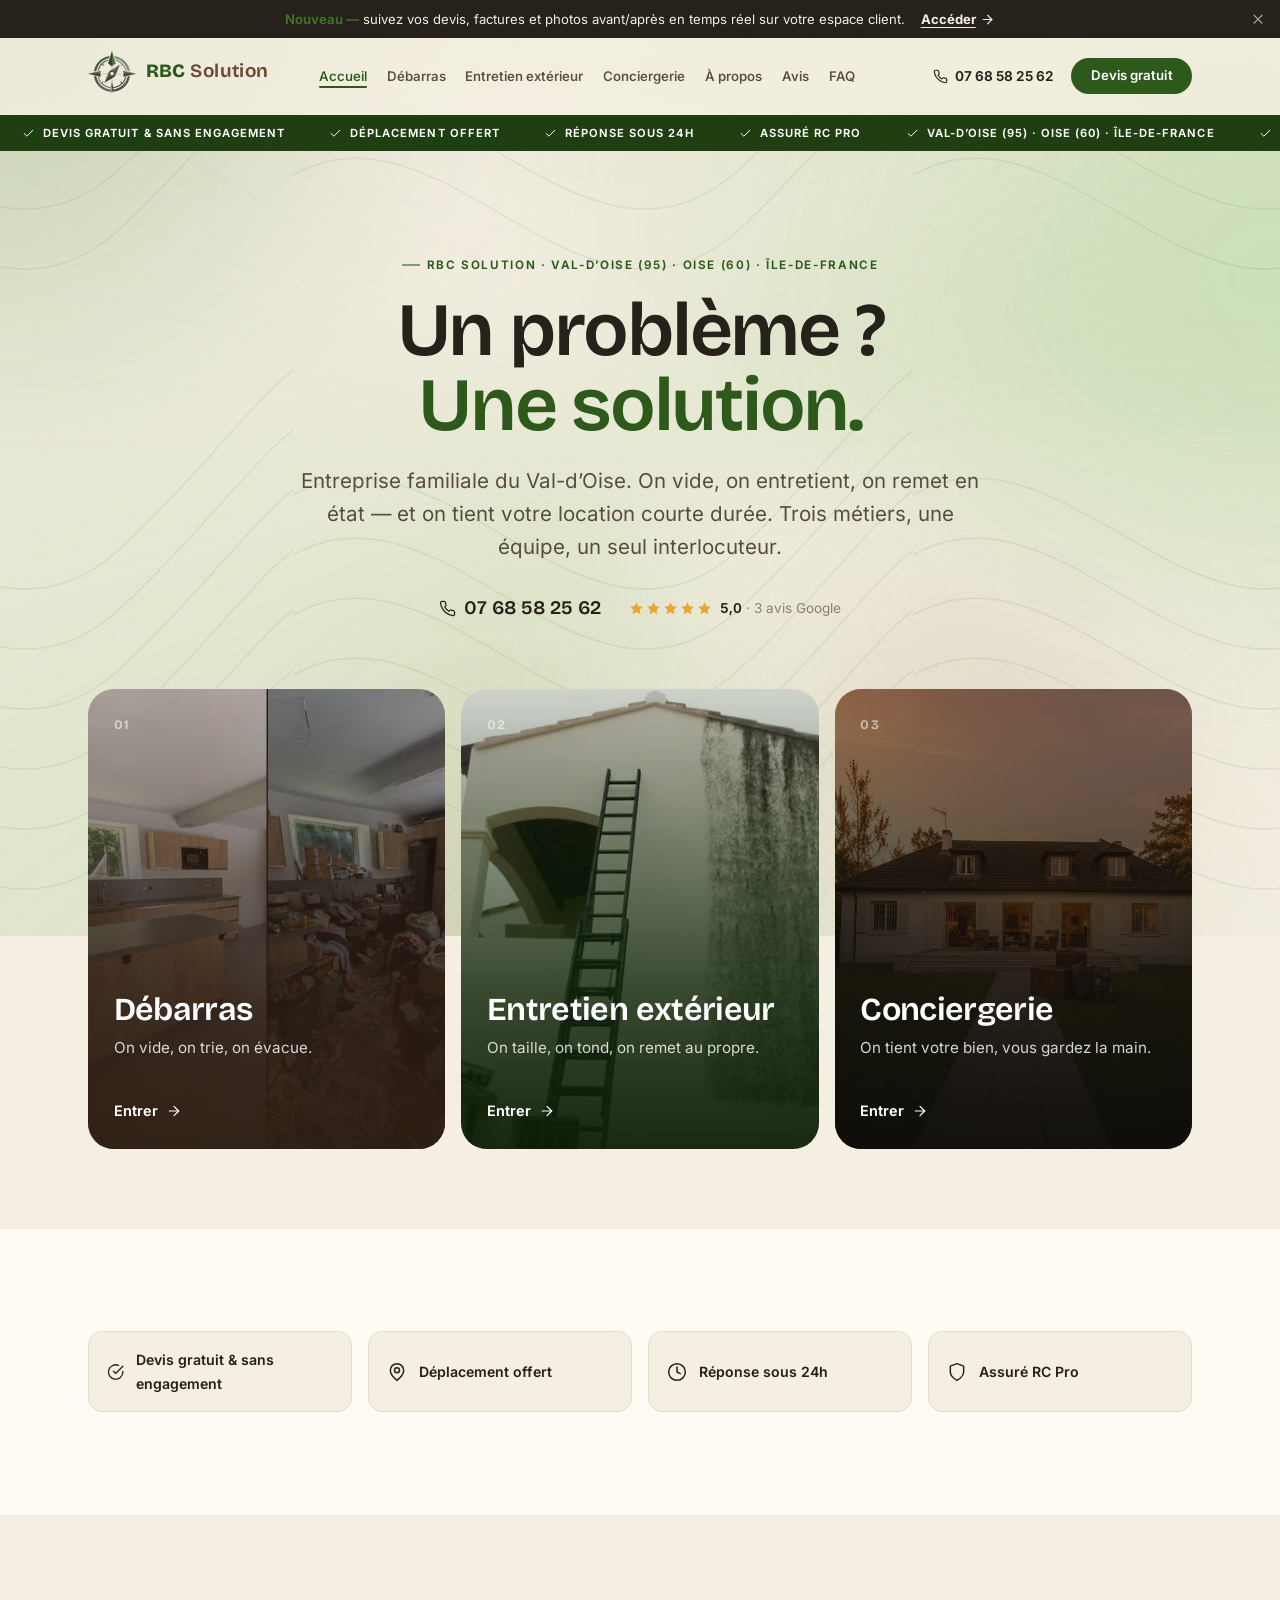
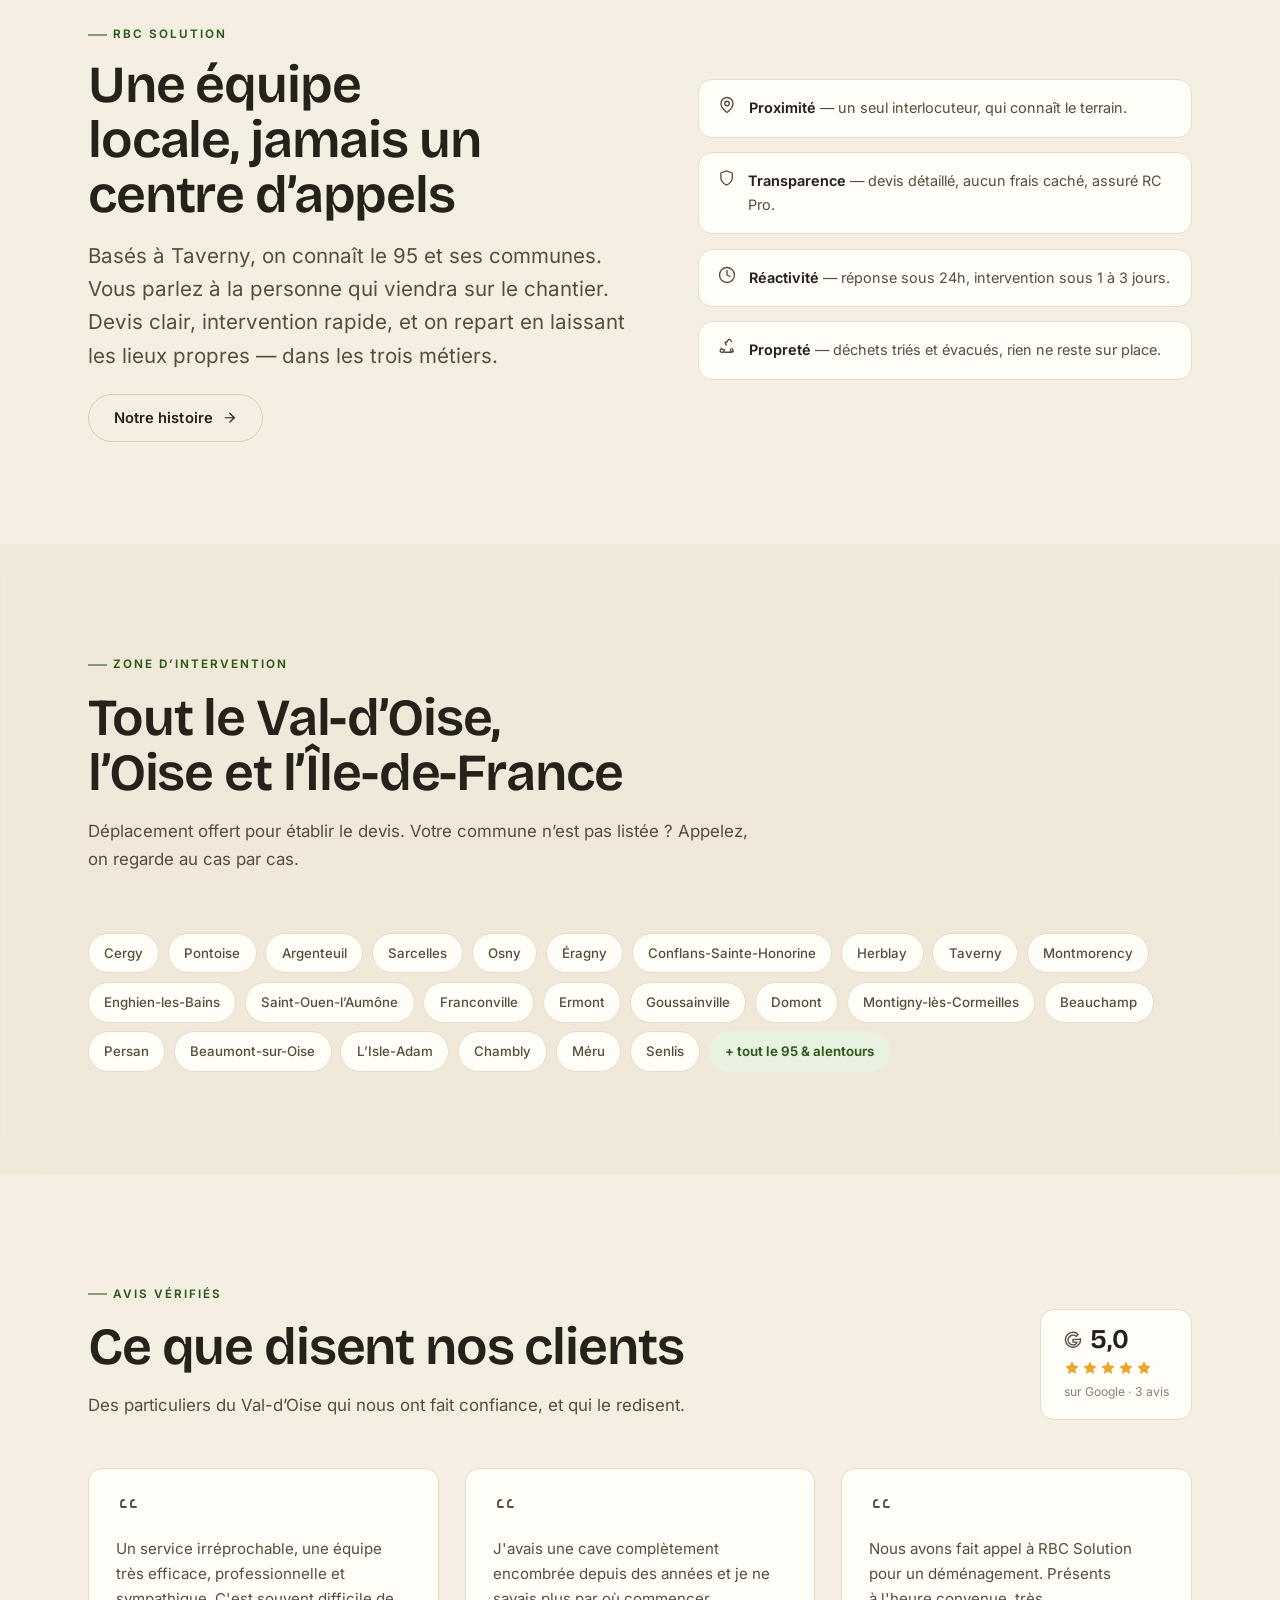
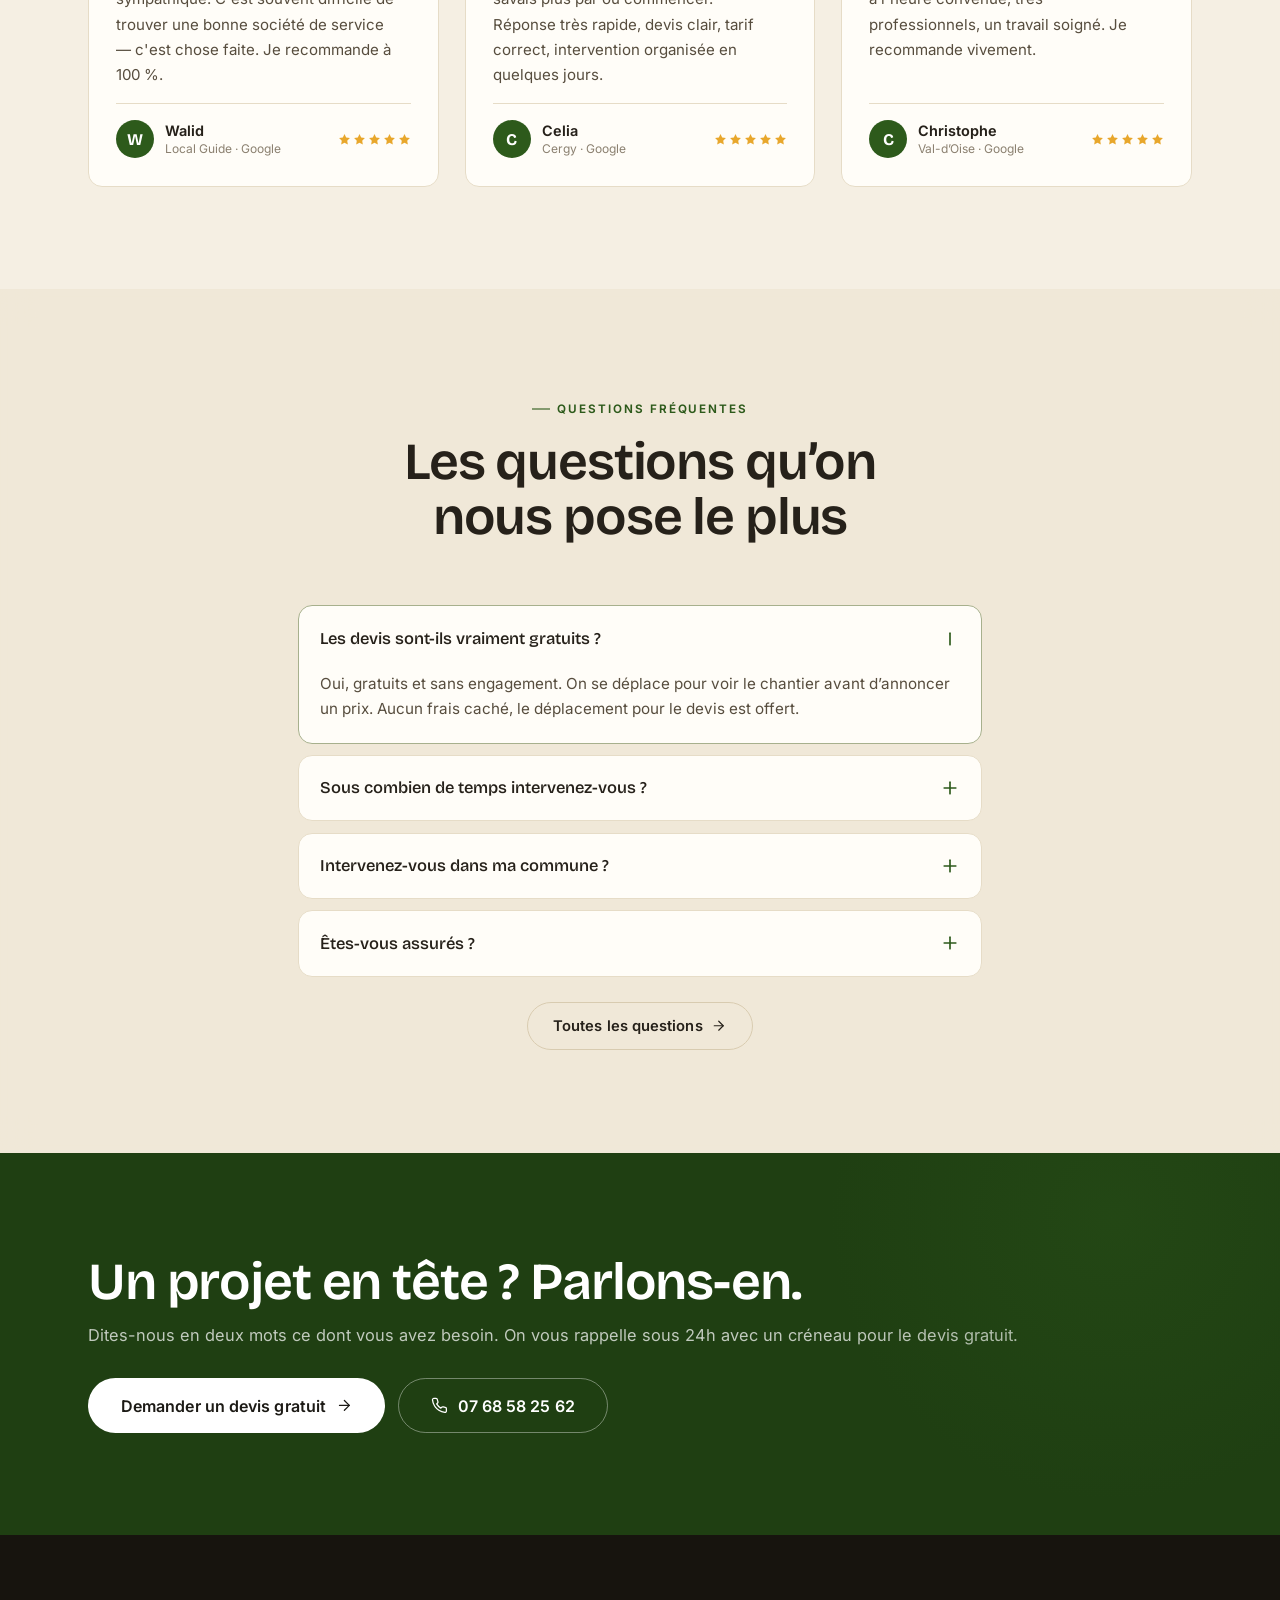
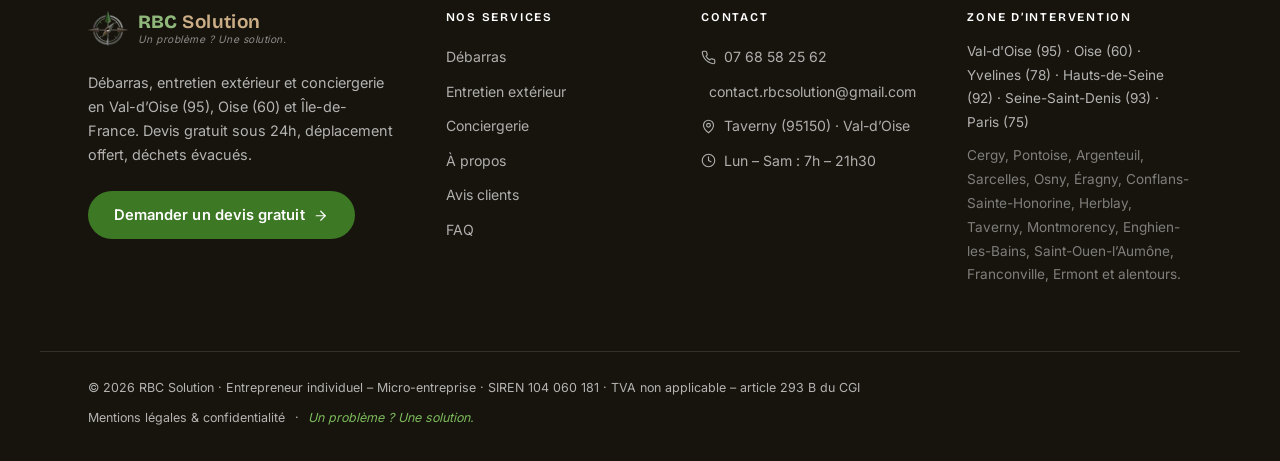
<file: index.html>
<!DOCTYPE html><html lang="fr" data-world="default" data-astro-cid-5hce7sga> <head><meta charset="utf-8"><meta name="viewport" content="width=device-width, initial-scale=1"><title>RBC Solution — Débarras, entretien extérieur &amp; conciergerie en Val-d’Oise (95)</title><meta name="description" content="Débarras, entretien extérieur et conciergerie Airbnb en Val-d'Oise (95), Oise (60) et Île-de-France. Devis gratuit sous 24h, déplacement offert."><link rel="canonical" href="https://rbcsolution.com/"><link rel="icon" href="/favicon.svg" type="image/svg+xml"><meta name="theme-color" content="#2d5a1b"><meta name="author" content="RBC Solution"><meta name="robots" content="index, follow"><meta name="format-detection" content="telephone=no"><meta name="google-site-verification" content="ur7AYS-QiY8A2CvDFZ0sOP2IbIYApoEfcBPgpoQVrJE"><meta property="og:type" content="website"><meta property="og:site_name" content="RBC Solution"><meta property="og:title" content="RBC Solution — Débarras, entretien extérieur &#38; conciergerie en Val-d’Oise (95)"><meta property="og:description" content="Débarras, entretien extérieur et conciergerie Airbnb en Val-d'Oise (95), Oise (60) et Île-de-France. Devis gratuit sous 24h, déplacement offert."><meta property="og:url" content="https://rbcsolution.com/"><meta property="og:locale" content="fr_FR"><meta property="og:image" content="https://rbcsolution.com/og.jpg"><meta name="twitter:card" content="summary_large_image"><link rel="sitemap" href="/sitemap-index.xml"><script>
      document.documentElement.classList.add('js');
    </script><meta name="astro-view-transitions-enabled" content="true"><meta name="astro-view-transitions-fallback" content="animate"><script type="module" src="/_astro/ClientRouter.astro_astro_type_script_index_0_lang.CDGfc0hd.js"></script><script type="application/ld+json">{"@context":"https://schema.org","@type":"HomeAndConstructionBusiness","@id":"https://rbcsolution.com/#business","name":"RBC Solution","legalName":"Ruben Rebouço","description":"Débarras, entretien extérieur et conciergerie Airbnb en Val-d'Oise (95), Oise (60) et Île-de-France. Devis gratuit sous 24h, déplacement offert.","url":"https://rbcsolution.com","telephone":"+33768582562","email":"contact.rbcsolution@gmail.com","image":"https://rbcsolution.com/og.jpg","logo":"https://rbcsolution.com/favicon.svg","priceRange":"€€","slogan":"Un problème ? Une solution.","address":{"@type":"PostalAddress","streetAddress":"3 Rue des Fauvettes","postalCode":"95150","addressLocality":"Taverny","addressRegion":"Val-d'Oise","addressCountry":"FR"},"vatID":"TVA non applicable – article 293 B du CGI","identifier":[{"@type":"PropertyValue","name":"SIRET","value":"104 060 181 00013"},{"@type":"PropertyValue","name":"SIREN","value":"104 060 181"}],"openingHoursSpecification":{"@type":"OpeningHoursSpecification","dayOfWeek":["Monday","Tuesday","Wednesday","Thursday","Friday","Saturday"],"opens":"07:00","closes":"21:30"},"areaServed":[{"@type":"AdministrativeArea","name":"Val-d'Oise (95)"},{"@type":"AdministrativeArea","name":"Oise (60)"},{"@type":"AdministrativeArea","name":"Yvelines (78)"},{"@type":"AdministrativeArea","name":"Hauts-de-Seine (92)"},{"@type":"AdministrativeArea","name":"Seine-Saint-Denis (93)"},{"@type":"AdministrativeArea","name":"Paris (75)"},{"@type":"City","name":"Cergy"},{"@type":"City","name":"Pontoise"},{"@type":"City","name":"Argenteuil"},{"@type":"City","name":"Sarcelles"},{"@type":"City","name":"Osny"},{"@type":"City","name":"Éragny"},{"@type":"City","name":"Conflans-Sainte-Honorine"},{"@type":"City","name":"Herblay"},{"@type":"City","name":"Taverny"},{"@type":"City","name":"Montmorency"},{"@type":"City","name":"Enghien-les-Bains"},{"@type":"City","name":"Saint-Ouen-l’Aumône"},{"@type":"City","name":"Franconville"},{"@type":"City","name":"Ermont"},{"@type":"City","name":"Goussainville"},{"@type":"City","name":"Domont"},{"@type":"City","name":"Montigny-lès-Cormeilles"},{"@type":"City","name":"Beauchamp"},{"@type":"City","name":"Persan"},{"@type":"City","name":"Beaumont-sur-Oise"},{"@type":"City","name":"L’Isle-Adam"},{"@type":"City","name":"Chambly"},{"@type":"City","name":"Méru"},{"@type":"City","name":"Senlis"}],"aggregateRating":{"@type":"AggregateRating","ratingValue":"5.0","reviewCount":"3","bestRating":"5"},"review":[{"@type":"Review","reviewRating":{"@type":"Rating","ratingValue":"5","bestRating":"5"},"author":{"@type":"Person","name":"Walid"},"reviewBody":"Un service irréprochable, une équipe très efficace, professionnelle et sympathique. C'est souvent difficile de trouver une bonne société de service — c'est chose faite. Je recommande à 100 %."},{"@type":"Review","reviewRating":{"@type":"Rating","ratingValue":"5","bestRating":"5"},"author":{"@type":"Person","name":"Celia"},"reviewBody":"J'avais une cave complètement encombrée depuis des années et je ne savais plus par où commencer. Réponse très rapide, devis clair, tarif correct, intervention organisée en quelques jours."},{"@type":"Review","reviewRating":{"@type":"Rating","ratingValue":"5","bestRating":"5"},"author":{"@type":"Person","name":"Christophe"},"reviewBody":"Nous avons fait appel à RBC Solution pour un déménagement. Présents à l'heure convenue, très professionnels, un travail soigné. Je recommande vivement."}],"makesOffer":[{"@type":"Offer","itemOffered":{"@type":"Service","name":"Débarras de maison, appartement, cave et grenier"}},{"@type":"Offer","itemOffered":{"@type":"Service","name":"Débarras de succession et logements insalubres"}},{"@type":"Offer","itemOffered":{"@type":"Service","name":"Taille de haies et entretien des espaces verts"}},{"@type":"Offer","itemOffered":{"@type":"Service","name":"Tonte de pelouse et débroussaillage"}},{"@type":"Offer","itemOffered":{"@type":"Service","name":"Nettoyage haute pression de terrasses et façades"}},{"@type":"Offer","itemOffered":{"@type":"Service","name":"Conciergerie Airbnb et gestion locative courte durée"}}]}</script><script type="application/ld+json">{"@context":"https://schema.org","@type":"BreadcrumbList","itemListElement":[{"@type":"ListItem","position":1,"name":"Accueil","item":"https://rbcsolution.com/"}]}</script><script type="application/ld+json">{"@context":"https://schema.org","@type":"FAQPage","mainEntity":[{"@type":"Question","name":"Les devis sont-ils vraiment gratuits ?","acceptedAnswer":{"@type":"Answer","text":"Oui, gratuits et sans engagement. On se déplace pour voir le chantier avant d’annoncer un prix. Aucun frais caché, le déplacement pour le devis est offert."}},{"@type":"Question","name":"Sous combien de temps intervenez-vous ?","acceptedAnswer":{"@type":"Answer","text":"On répond sous 24h. Pour un devis précis, on passe sous 48 à 72h, puis l’intervention se fait sous 1 à 3 jours selon le volume et les disponibilités."}},{"@type":"Question","name":"Intervenez-vous dans ma commune ?","acceptedAnswer":{"@type":"Answer","text":"On couvre tout le Val-d'Oise (95), l'Oise (60) et les départements limitrophes (75, 78, 92, 93). Votre ville n’est pas listée ? Appelez-nous, on regarde au cas par cas."}},{"@type":"Question","name":"Êtes-vous assurés ?","acceptedAnswer":{"@type":"Answer","text":"Oui. RBC Solution est couvert par une assurance responsabilité civile professionnelle pour toutes ses interventions."}}]}</script><link rel="stylesheet" href="/_astro/a-propos.D8CaY2jR.css">
<style>.stars[data-astro-cid-tmd6rnhz]{display:inline-flex;gap:2px}.stars[data-astro-cid-tmd6rnhz] svg[data-astro-cid-tmd6rnhz]{fill:color-mix(in srgb,var(--ink-mute) 40%,transparent)}.stars[data-astro-cid-tmd6rnhz] svg[data-astro-cid-tmd6rnhz].on{fill:var(--star, #e8a72c)}[data-astro-cid-tmd6rnhz][data-world=conciergerie] .stars[data-astro-cid-tmd6rnhz] svg[data-astro-cid-tmd6rnhz].on{fill:var(--accent)}.rv[data-astro-cid-bgwftent]{position:relative;z-index:1}.rv__top[data-astro-cid-bgwftent]{display:flex;flex-wrap:wrap;align-items:flex-end;justify-content:space-between;gap:1.5rem;margin-bottom:clamp(2rem,4vw,3rem)}.rv__badge[data-astro-cid-bgwftent]{display:flex;flex-direction:column;gap:.4rem;padding:1rem 1.4rem;border:1px solid var(--line);border-radius:var(--r);background:var(--surface)}.rv__badge-head[data-astro-cid-bgwftent]{display:flex;align-items:center;gap:.5rem}.rv__badge-head[data-astro-cid-bgwftent] svg[data-astro-cid-bgwftent]{color:var(--ink-mute)}.rv__badge[data-astro-cid-bgwftent] strong[data-astro-cid-bgwftent]{font-family:var(--font-display);font-size:1.7rem;color:var(--ink);line-height:1}.rv__badge[data-astro-cid-bgwftent] span[data-astro-cid-bgwftent]{font-size:.76rem;color:var(--ink-mute)}.rv__grid[data-astro-cid-bgwftent]{display:grid;grid-template-columns:repeat(auto-fit,minmax(min(100%,280px),1fr));gap:clamp(1rem,2.5vw,1.6rem)}.rv__card[data-astro-cid-bgwftent]{position:relative;margin:0;background:var(--surface);border:1px solid var(--line);border-radius:var(--r);padding:1.7rem;display:flex;flex-direction:column;gap:1rem;transition:transform var(--t),box-shadow var(--t)}.rv__card[data-astro-cid-bgwftent]:hover{transform:translateY(-4px);box-shadow:var(--shadow)}.rv__mark[data-astro-cid-bgwftent]{color:var(--accent);opacity:.5}.rv__card[data-astro-cid-bgwftent] p[data-astro-cid-bgwftent]{font-size:.94rem;line-height:1.68;color:var(--ink-soft);flex:1}.rv__card[data-astro-cid-bgwftent] footer[data-astro-cid-bgwftent]{display:grid;grid-template-columns:auto 1fr auto;align-items:center;gap:.7rem;padding-top:1rem;border-top:1px solid var(--line)}.rv__avatar[data-astro-cid-bgwftent]{width:38px;height:38px;border-radius:50%;display:grid;place-items:center;background:var(--accent);color:var(--accent-ink);font-weight:700;font-family:var(--font-display)}.rv__who[data-astro-cid-bgwftent]{display:flex;flex-direction:column;line-height:1.3}.rv__who[data-astro-cid-bgwftent] strong[data-astro-cid-bgwftent]{color:var(--ink);font-size:.9rem}.rv__who[data-astro-cid-bgwftent] span[data-astro-cid-bgwftent]{font-size:.75rem;color:var(--ink-mute)}
.faq[data-astro-cid-z65bj42f]{display:grid;gap:.7rem}.faq__item[data-astro-cid-z65bj42f]{border:1px solid var(--line);border-radius:var(--r);background:var(--surface);overflow:hidden;transition:border-color var(--t)}.faq__item[data-astro-cid-z65bj42f][open]{border-color:color-mix(in srgb,var(--accent) 34%,var(--line))}summary[data-astro-cid-z65bj42f]{display:flex;align-items:center;justify-content:space-between;gap:1rem;padding:1.15rem 1.3rem;cursor:pointer;font-family:var(--font-display);font-weight:540;font-size:1.03rem;color:var(--ink);list-style:none}summary[data-astro-cid-z65bj42f]::-webkit-details-marker{display:none}summary[data-astro-cid-z65bj42f] svg[data-astro-cid-z65bj42f]{flex-shrink:0;color:var(--accent);transition:transform var(--t)}.faq__item[data-astro-cid-z65bj42f][open] summary[data-astro-cid-z65bj42f] svg[data-astro-cid-z65bj42f] .faq__v[data-astro-cid-z65bj42f]{opacity:0}.faq__item[data-astro-cid-z65bj42f][open] summary[data-astro-cid-z65bj42f] svg[data-astro-cid-z65bj42f]{transform:rotate(90deg)}.faq__body[data-astro-cid-z65bj42f]{padding:0 1.3rem 1.3rem}.faq__body[data-astro-cid-z65bj42f] p[data-astro-cid-z65bj42f]{color:var(--ink-soft);font-size:.95rem;max-width:64ch}
.ctab[data-astro-cid-kokrr3jq]{position:relative;z-index:1;background:var(--accent-deep);color:#ffffffc7;overflow:hidden}[data-astro-cid-kokrr3jq][data-world=conciergerie] .ctab[data-astro-cid-kokrr3jq]{background:#14130f;border-block:1px solid var(--line)}.ctab[data-astro-cid-kokrr3jq]:after{content:"";position:absolute;right:-10%;top:-60%;width:46vw;height:46vw;border-radius:50%;background:radial-gradient(circle,color-mix(in srgb,var(--accent) 30%,transparent),transparent 68%);pointer-events:none}.ctab__inner[data-astro-cid-kokrr3jq]{position:relative;display:flex;flex-wrap:wrap;align-items:center;justify-content:space-between;gap:1.8rem}.ctab__inner[data-astro-cid-kokrr3jq] h2[data-astro-cid-kokrr3jq]{max-width:22ch;color:#fff;text-wrap:pretty}.ctab__inner[data-astro-cid-kokrr3jq] p[data-astro-cid-kokrr3jq]{margin-top:.75rem;color:#ffffffb8}[data-astro-cid-kokrr3jq][data-world=conciergerie] .ctab__inner[data-astro-cid-kokrr3jq] h2[data-astro-cid-kokrr3jq]{color:var(--ink)}
:where([data-astro-image]){object-fit:var(--fit);object-position:var(--pos);height:auto}:where([data-astro-image=full-width]){width:100%}:where([data-astro-image=constrained]){max-width:100%}
</style>
<link rel="stylesheet" href="/_astro/index.Dy43oYeJ.css"></head> <body data-world="default" data-astro-cid-5hce7sga> <a href="#main" class="skip-link" data-astro-cid-5hce7sga>Aller au contenu</a> <div class="aura" aria-hidden="true" data-aura> <div class="aura__field aura__field--1"></div> <div class="aura__field aura__field--2"></div> <div class="aura__field aura__field--3"></div> <div class="aura__field aura__field--4"></div> <div class="aura__sheen"></div> <div class="aura__contours"></div> <div class="aura__glow"></div> <div class="aura__grain"></div> </div> <script>
  (() => {
    const aura = document.querySelector('[data-aura]');
    if (!aura) return;

    const reduce = window.matchMedia('(prefers-reduced-motion: reduce)').matches;

    // pause animations when the tab is hidden
    const setPlay = () => {
      const s = document.hidden ? 'paused' : 'running';
      aura.querySelectorAll('*').forEach((el) => (el.style.animationPlayState = s));
    };
    document.addEventListener('visibilitychange', setPlay);
    setPlay();

    // gentle scroll parallax (desktop, motion allowed only)
    if (!reduce && window.matchMedia('(min-width: 760px)').matches) {
      let ticking = false;
      const onScroll = () => {
        if (ticking) return;
        ticking = true;
        requestAnimationFrame(() => {
          aura.style.setProperty('--aura-shift', (window.scrollY * -0.045).toFixed(1) + 'px');
          ticking = false;
        });
      };
      window.addEventListener('scroll', onScroll, { passive: true });
      onScroll();
    }
  })();
</script> <aside class="appbar" data-appbar hidden data-astro-cid-oxktbjjb> <p data-astro-cid-oxktbjjb> <strong data-astro-cid-oxktbjjb>Nouveau —</strong> suivez vos devis, factures et photos avant/après en
    temps réel sur votre espace client.
</p> <a href="https://app.rbcsolution.com" class="appbar__cta" data-astro-cid-oxktbjjb>Accéder <svg xmlns="http://www.w3.org/2000/svg" width="15" height="15" viewBox="0 0 24 24" fill="none" stroke="currentColor" stroke-width="1.8" stroke-linecap="round" stroke-linejoin="round" aria-hidden="true"><line x1="5" y1="12" x2="19" y2="12"/><polyline points="12 5 19 12 12 19"/></svg></a> <button type="button" class="appbar__close" aria-label="Fermer" data-appbar-close data-astro-cid-oxktbjjb> <svg xmlns="http://www.w3.org/2000/svg" width="16" height="16" viewBox="0 0 24 24" fill="none" stroke="currentColor" stroke-width="1.8" stroke-linecap="round" stroke-linejoin="round" aria-hidden="true"><line x1="18" y1="6" x2="6" y2="18"/><line x1="6" y1="6" x2="18" y2="18"/></svg> </button> </aside> <script type="module">const a="rbc_appbar_dismissed_v1",e=document.querySelector("[data-appbar]");if(e){let t=!1;try{t=localStorage.getItem(a)==="1"}catch{}t||(e.hidden=!1),e.querySelector("[data-appbar-close]")?.addEventListener("click",()=>{e.hidden=!0;try{localStorage.setItem(a,"1")}catch{}})}</script>  <header data-header data-world="default" class="hdr" data-astro-cid-3ef6ksr2> <div class="container hdr__bar" data-astro-cid-3ef6ksr2> <a href="/" class="hdr__brand" aria-label="RBC Solution — accueil" data-astro-cid-3ef6ksr2> <span class="logo logo--wm" data-astro-cid-tvrurpns> <img src="/_astro/logo-mark.DwTe5O53_Z1f4T3z.webp" alt loading="eager" data-astro-cid-tvrurpns="true" decoding="async" fetchpriority="auto" width="48" height="42" class="logo__mark"> <span class="logo__wm" data-astro-cid-tvrurpns> <span class="logo__name" data-astro-cid-tvrurpns><b class="logo__rbc" data-astro-cid-tvrurpns>RBC</b><span class="logo__sol" data-astro-cid-tvrurpns>Solution</span></span> <span class="logo__tag" data-astro-cid-tvrurpns>Un problème ? Une solution.</span> </span> </span>  </a> <nav class="hdr__nav" aria-label="Navigation principale" data-astro-cid-3ef6ksr2> <a href="/" class="hdr__link active" data-astro-cid-3ef6ksr2> <span data-astro-cid-3ef6ksr2>Accueil</span> </a><a href="/debarras/" class="hdr__link" data-astro-cid-3ef6ksr2> <span data-astro-cid-3ef6ksr2>Débarras</span> </a><a href="/entretien-exterieur/" class="hdr__link" data-astro-cid-3ef6ksr2> <span data-astro-cid-3ef6ksr2>Entretien extérieur</span> </a><a href="/conciergerie/" class="hdr__link" data-astro-cid-3ef6ksr2> <span data-astro-cid-3ef6ksr2>Conciergerie</span> </a><a href="/a-propos/" class="hdr__link" data-astro-cid-3ef6ksr2> <span data-astro-cid-3ef6ksr2>À propos</span> </a><a href="/avis/" class="hdr__link" data-astro-cid-3ef6ksr2> <span data-astro-cid-3ef6ksr2>Avis</span> </a><a href="/faq/" class="hdr__link" data-astro-cid-3ef6ksr2> <span data-astro-cid-3ef6ksr2>FAQ</span> </a> </nav> <div class="hdr__actions" data-astro-cid-3ef6ksr2> <a href="tel:+33768582562" class="hdr__tel" data-astro-cid-3ef6ksr2> <svg xmlns="http://www.w3.org/2000/svg" width="15" height="15" viewBox="0 0 24 24" fill="none" stroke="currentColor" stroke-width="1.8" stroke-linecap="round" stroke-linejoin="round" aria-hidden="true"><path d="M22 16.92v3a2 2 0 0 1-2.18 2 19.79 19.79 0 0 1-8.63-3.07 19.5 19.5 0 0 1-6-6 19.79 19.79 0 0 1-3.07-8.67A2 2 0 0 1 4.11 2h3a2 2 0 0 1 2 1.72c.13.96.36 1.9.7 2.81a2 2 0 0 1-.45 2.11L8.09 9.91a16 16 0 0 0 6 6l1.27-1.27a2 2 0 0 1 2.11-.45c.9.34 1.85.57 2.81.7A2 2 0 0 1 22 16.92z"/></svg> <span data-astro-cid-3ef6ksr2>07 68 58 25 62</span> </a> <a href="/contact/" class="btn hdr__devis" data-astro-cid-3ef6ksr2>Devis gratuit</a> <button type="button" class="hdr__burger" aria-label="Ouvrir le menu" aria-expanded="false" aria-controls="mobile-nav" data-burger data-astro-cid-3ef6ksr2> <span data-astro-cid-3ef6ksr2></span><span data-astro-cid-3ef6ksr2></span><span data-astro-cid-3ef6ksr2></span> </button> </div> </div> <div class="hdr__panel" id="mobile-nav" data-panel hidden data-astro-cid-3ef6ksr2> <nav aria-label="Navigation mobile" data-astro-cid-3ef6ksr2> <a href="/" class="hdr__mlink active" data-astro-cid-3ef6ksr2> Accueil <svg xmlns="http://www.w3.org/2000/svg" width="16" height="16" viewBox="0 0 24 24" fill="none" stroke="currentColor" stroke-width="1.8" stroke-linecap="round" stroke-linejoin="round" aria-hidden="true"><line x1="5" y1="12" x2="19" y2="12"/><polyline points="12 5 19 12 12 19"/></svg> </a><a href="/debarras/" class="hdr__mlink" data-astro-cid-3ef6ksr2> Débarras <svg xmlns="http://www.w3.org/2000/svg" width="16" height="16" viewBox="0 0 24 24" fill="none" stroke="currentColor" stroke-width="1.8" stroke-linecap="round" stroke-linejoin="round" aria-hidden="true"><line x1="5" y1="12" x2="19" y2="12"/><polyline points="12 5 19 12 12 19"/></svg> </a><a href="/entretien-exterieur/" class="hdr__mlink" data-astro-cid-3ef6ksr2> Entretien extérieur <svg xmlns="http://www.w3.org/2000/svg" width="16" height="16" viewBox="0 0 24 24" fill="none" stroke="currentColor" stroke-width="1.8" stroke-linecap="round" stroke-linejoin="round" aria-hidden="true"><line x1="5" y1="12" x2="19" y2="12"/><polyline points="12 5 19 12 12 19"/></svg> </a><a href="/conciergerie/" class="hdr__mlink" data-astro-cid-3ef6ksr2> Conciergerie <svg xmlns="http://www.w3.org/2000/svg" width="16" height="16" viewBox="0 0 24 24" fill="none" stroke="currentColor" stroke-width="1.8" stroke-linecap="round" stroke-linejoin="round" aria-hidden="true"><line x1="5" y1="12" x2="19" y2="12"/><polyline points="12 5 19 12 12 19"/></svg> </a><a href="/a-propos/" class="hdr__mlink" data-astro-cid-3ef6ksr2> À propos <svg xmlns="http://www.w3.org/2000/svg" width="16" height="16" viewBox="0 0 24 24" fill="none" stroke="currentColor" stroke-width="1.8" stroke-linecap="round" stroke-linejoin="round" aria-hidden="true"><line x1="5" y1="12" x2="19" y2="12"/><polyline points="12 5 19 12 12 19"/></svg> </a><a href="/avis/" class="hdr__mlink" data-astro-cid-3ef6ksr2> Avis <svg xmlns="http://www.w3.org/2000/svg" width="16" height="16" viewBox="0 0 24 24" fill="none" stroke="currentColor" stroke-width="1.8" stroke-linecap="round" stroke-linejoin="round" aria-hidden="true"><line x1="5" y1="12" x2="19" y2="12"/><polyline points="12 5 19 12 12 19"/></svg> </a><a href="/faq/" class="hdr__mlink" data-astro-cid-3ef6ksr2> FAQ <svg xmlns="http://www.w3.org/2000/svg" width="16" height="16" viewBox="0 0 24 24" fill="none" stroke="currentColor" stroke-width="1.8" stroke-linecap="round" stroke-linejoin="round" aria-hidden="true"><line x1="5" y1="12" x2="19" y2="12"/><polyline points="12 5 19 12 12 19"/></svg> </a> </nav> <div class="hdr__mcta" data-astro-cid-3ef6ksr2> <a href="tel:+33768582562" class="btn btn--ghost btn--lg" data-astro-cid-3ef6ksr2> <svg xmlns="http://www.w3.org/2000/svg" width="18" height="18" viewBox="0 0 24 24" fill="none" stroke="currentColor" stroke-width="1.8" stroke-linecap="round" stroke-linejoin="round" aria-hidden="true"><path d="M22 16.92v3a2 2 0 0 1-2.18 2 19.79 19.79 0 0 1-8.63-3.07 19.5 19.5 0 0 1-6-6 19.79 19.79 0 0 1-3.07-8.67A2 2 0 0 1 4.11 2h3a2 2 0 0 1 2 1.72c.13.96.36 1.9.7 2.81a2 2 0 0 1-.45 2.11L8.09 9.91a16 16 0 0 0 6 6l1.27-1.27a2 2 0 0 1 2.11-.45c.9.34 1.85.57 2.81.7A2 2 0 0 1 22 16.92z"/></svg> Appeler
</a> <a href="/contact/" class="btn btn--lg" data-astro-cid-3ef6ksr2>Devis gratuit</a> </div> </div> </header> <script type="module">function a(){const i=document.querySelector("[data-header]"),e=document.querySelector("[data-burger]"),t=document.querySelector("[data-panel]");if(!e||!t||e._wired)return;e._wired=!0;const d=r=>{const n=r??t.hasAttribute("hidden");n?t.removeAttribute("hidden"):t.setAttribute("hidden",""),e.setAttribute("aria-expanded",String(n)),e.setAttribute("aria-label",n?"Fermer le menu":"Ouvrir le menu"),i?.classList.toggle("menu-open",n),document.body.style.overflow=n?"hidden":""};e.addEventListener("click",()=>d()),t.querySelectorAll("a").forEach(r=>r.addEventListener("click",()=>d(!1))),window.addEventListener("keydown",r=>{r.key==="Escape"&&d(!1)})}a();document.addEventListener("astro:after-swap",a);</script>  <aside class="ribbon" aria-label="Nos engagements" data-astro-cid-qsz6iejd> <div class="ribbon__track" aria-hidden="true" data-astro-cid-qsz6iejd> <ul class="ribbon__run" data-astro-cid-qsz6iejd> <li data-astro-cid-qsz6iejd><svg xmlns="http://www.w3.org/2000/svg" width="13" height="13" viewBox="0 0 24 24" fill="none" stroke="currentColor" stroke-width="1.8" stroke-linecap="round" stroke-linejoin="round" aria-hidden="true"><polyline points="20 6 9 17 4 12"/></svg>Devis gratuit &amp; sans engagement</li><li data-astro-cid-qsz6iejd><svg xmlns="http://www.w3.org/2000/svg" width="13" height="13" viewBox="0 0 24 24" fill="none" stroke="currentColor" stroke-width="1.8" stroke-linecap="round" stroke-linejoin="round" aria-hidden="true"><polyline points="20 6 9 17 4 12"/></svg>Déplacement offert</li><li data-astro-cid-qsz6iejd><svg xmlns="http://www.w3.org/2000/svg" width="13" height="13" viewBox="0 0 24 24" fill="none" stroke="currentColor" stroke-width="1.8" stroke-linecap="round" stroke-linejoin="round" aria-hidden="true"><polyline points="20 6 9 17 4 12"/></svg>Réponse sous 24h</li><li data-astro-cid-qsz6iejd><svg xmlns="http://www.w3.org/2000/svg" width="13" height="13" viewBox="0 0 24 24" fill="none" stroke="currentColor" stroke-width="1.8" stroke-linecap="round" stroke-linejoin="round" aria-hidden="true"><polyline points="20 6 9 17 4 12"/></svg>Assuré RC Pro</li><li data-astro-cid-qsz6iejd><svg xmlns="http://www.w3.org/2000/svg" width="13" height="13" viewBox="0 0 24 24" fill="none" stroke="currentColor" stroke-width="1.8" stroke-linecap="round" stroke-linejoin="round" aria-hidden="true"><polyline points="20 6 9 17 4 12"/></svg>Val-d’Oise (95) · Oise (60) · Île-de-France</li> </ul><ul class="ribbon__run" data-astro-cid-qsz6iejd> <li data-astro-cid-qsz6iejd><svg xmlns="http://www.w3.org/2000/svg" width="13" height="13" viewBox="0 0 24 24" fill="none" stroke="currentColor" stroke-width="1.8" stroke-linecap="round" stroke-linejoin="round" aria-hidden="true"><polyline points="20 6 9 17 4 12"/></svg>Devis gratuit &amp; sans engagement</li><li data-astro-cid-qsz6iejd><svg xmlns="http://www.w3.org/2000/svg" width="13" height="13" viewBox="0 0 24 24" fill="none" stroke="currentColor" stroke-width="1.8" stroke-linecap="round" stroke-linejoin="round" aria-hidden="true"><polyline points="20 6 9 17 4 12"/></svg>Déplacement offert</li><li data-astro-cid-qsz6iejd><svg xmlns="http://www.w3.org/2000/svg" width="13" height="13" viewBox="0 0 24 24" fill="none" stroke="currentColor" stroke-width="1.8" stroke-linecap="round" stroke-linejoin="round" aria-hidden="true"><polyline points="20 6 9 17 4 12"/></svg>Réponse sous 24h</li><li data-astro-cid-qsz6iejd><svg xmlns="http://www.w3.org/2000/svg" width="13" height="13" viewBox="0 0 24 24" fill="none" stroke="currentColor" stroke-width="1.8" stroke-linecap="round" stroke-linejoin="round" aria-hidden="true"><polyline points="20 6 9 17 4 12"/></svg>Assuré RC Pro</li><li data-astro-cid-qsz6iejd><svg xmlns="http://www.w3.org/2000/svg" width="13" height="13" viewBox="0 0 24 24" fill="none" stroke="currentColor" stroke-width="1.8" stroke-linecap="round" stroke-linejoin="round" aria-hidden="true"><polyline points="20 6 9 17 4 12"/></svg>Val-d’Oise (95) · Oise (60) · Île-de-France</li> </ul><ul class="ribbon__run" data-astro-cid-qsz6iejd> <li data-astro-cid-qsz6iejd><svg xmlns="http://www.w3.org/2000/svg" width="13" height="13" viewBox="0 0 24 24" fill="none" stroke="currentColor" stroke-width="1.8" stroke-linecap="round" stroke-linejoin="round" aria-hidden="true"><polyline points="20 6 9 17 4 12"/></svg>Devis gratuit &amp; sans engagement</li><li data-astro-cid-qsz6iejd><svg xmlns="http://www.w3.org/2000/svg" width="13" height="13" viewBox="0 0 24 24" fill="none" stroke="currentColor" stroke-width="1.8" stroke-linecap="round" stroke-linejoin="round" aria-hidden="true"><polyline points="20 6 9 17 4 12"/></svg>Déplacement offert</li><li data-astro-cid-qsz6iejd><svg xmlns="http://www.w3.org/2000/svg" width="13" height="13" viewBox="0 0 24 24" fill="none" stroke="currentColor" stroke-width="1.8" stroke-linecap="round" stroke-linejoin="round" aria-hidden="true"><polyline points="20 6 9 17 4 12"/></svg>Réponse sous 24h</li><li data-astro-cid-qsz6iejd><svg xmlns="http://www.w3.org/2000/svg" width="13" height="13" viewBox="0 0 24 24" fill="none" stroke="currentColor" stroke-width="1.8" stroke-linecap="round" stroke-linejoin="round" aria-hidden="true"><polyline points="20 6 9 17 4 12"/></svg>Assuré RC Pro</li><li data-astro-cid-qsz6iejd><svg xmlns="http://www.w3.org/2000/svg" width="13" height="13" viewBox="0 0 24 24" fill="none" stroke="currentColor" stroke-width="1.8" stroke-linecap="round" stroke-linejoin="round" aria-hidden="true"><polyline points="20 6 9 17 4 12"/></svg>Val-d’Oise (95) · Oise (60) · Île-de-France</li> </ul> </div> <ul class="sr-only" data-astro-cid-qsz6iejd> <li data-astro-cid-qsz6iejd>Devis gratuit &amp; sans engagement</li><li data-astro-cid-qsz6iejd>Déplacement offert</li><li data-astro-cid-qsz6iejd>Réponse sous 24h</li><li data-astro-cid-qsz6iejd>Assuré RC Pro</li> </ul> </aside>  <main id="main" data-astro-cid-5hce7sga>   <section class="home-hero" data-astro-cid-j7pv25f6> <div class="container home-hero__inner" data-astro-cid-j7pv25f6> <p class="eyebrow reveal-fade" data-astro-cid-j7pv25f6>RBC Solution · Val-d’Oise (95) · Oise (60) · Île-de-France</p> <h1 class="home-hero__title" data-astro-cid-j7pv25f6> <span class="reveal-fade" style="--reveal-delay:60ms" data-astro-cid-j7pv25f6>Un problème&nbsp;?</span> <span class="home-hero__accent reveal-fade" style="--reveal-delay:200ms" data-astro-cid-j7pv25f6>Une solution.</span> </h1> <p class="lead reveal-fade" style="--reveal-delay:320ms" data-astro-cid-j7pv25f6>
Entreprise familiale du Val-d’Oise. On vide, on entretient, on remet en état —
        et on tient votre location courte durée. Trois métiers, une équipe, un seul
        interlocuteur.
</p> <div class="home-hero__meta reveal-fade" style="--reveal-delay:420ms" data-astro-cid-j7pv25f6> <a href="tel:+33768582562" class="home-hero__tel" data-astro-cid-j7pv25f6> <svg xmlns="http://www.w3.org/2000/svg" width="17" height="17" viewBox="0 0 24 24" fill="none" stroke="currentColor" stroke-width="1.8" stroke-linecap="round" stroke-linejoin="round" aria-hidden="true"><path d="M22 16.92v3a2 2 0 0 1-2.18 2 19.79 19.79 0 0 1-8.63-3.07 19.5 19.5 0 0 1-6-6 19.79 19.79 0 0 1-3.07-8.67A2 2 0 0 1 4.11 2h3a2 2 0 0 1 2 1.72c.13.96.36 1.9.7 2.81a2 2 0 0 1-.45 2.11L8.09 9.91a16 16 0 0 0 6 6l1.27-1.27a2 2 0 0 1 2.11-.45c.9.34 1.85.57 2.81.7A2 2 0 0 1 22 16.92z"/></svg> 07 68 58 25 62 </a> <span class="home-hero__rating" data-astro-cid-j7pv25f6> <span class="stars" role="img" aria-label="5 étoiles sur 5" style="--s:15px" data-astro-cid-tmd6rnhz> <svg viewBox="0 0 24 24" width="15" height="15" aria-hidden="true" class="on" data-astro-cid-tmd6rnhz> <polygon points="12 2 15.09 8.26 22 9.27 17 14.14 18.18 21.02 12 17.77 5.82 21.02 7 14.14 2 9.27 8.91 8.26 12 2" data-astro-cid-tmd6rnhz></polygon> </svg><svg viewBox="0 0 24 24" width="15" height="15" aria-hidden="true" class="on" data-astro-cid-tmd6rnhz> <polygon points="12 2 15.09 8.26 22 9.27 17 14.14 18.18 21.02 12 17.77 5.82 21.02 7 14.14 2 9.27 8.91 8.26 12 2" data-astro-cid-tmd6rnhz></polygon> </svg><svg viewBox="0 0 24 24" width="15" height="15" aria-hidden="true" class="on" data-astro-cid-tmd6rnhz> <polygon points="12 2 15.09 8.26 22 9.27 17 14.14 18.18 21.02 12 17.77 5.82 21.02 7 14.14 2 9.27 8.91 8.26 12 2" data-astro-cid-tmd6rnhz></polygon> </svg><svg viewBox="0 0 24 24" width="15" height="15" aria-hidden="true" class="on" data-astro-cid-tmd6rnhz> <polygon points="12 2 15.09 8.26 22 9.27 17 14.14 18.18 21.02 12 17.77 5.82 21.02 7 14.14 2 9.27 8.91 8.26 12 2" data-astro-cid-tmd6rnhz></polygon> </svg><svg viewBox="0 0 24 24" width="15" height="15" aria-hidden="true" class="on" data-astro-cid-tmd6rnhz> <polygon points="12 2 15.09 8.26 22 9.27 17 14.14 18.18 21.02 12 17.77 5.82 21.02 7 14.14 2 9.27 8.91 8.26 12 2" data-astro-cid-tmd6rnhz></polygon> </svg> </span>  <span data-astro-cid-j7pv25f6><strong class="tabnum" data-astro-cid-j7pv25f6>5,0</strong> · 3 avis Google</span> </span> </div> </div> <!-- 3-door chooser --> <div class="container" data-astro-cid-j7pv25f6> <div class="chooser" id="suite" data-astro-cid-j7pv25f6> <a href="/debarras/" class="door" data-world-door="debarras" style="--reveal-delay:0ms; view-transition-name: world-debarras" data-astro-cid-j7pv25f6> <span class="door__bg" data-astro-cid-j7pv25f6> <img src="/_astro/realisation-2.DcOhSgfz_Z208To.webp" srcset="/_astro/realisation-2.DcOhSgfz_ZzN7Ex.webp 420w, /_astro/realisation-2.DcOhSgfz_jGNXi.webp 720w" alt sizes="(min-width: 900px) 33vw, 90vw" data-astro-cid-j7pv25f6="true" loading="lazy" decoding="async" fetchpriority="auto" width="1800" height="1344"> <span class="door__grade" data-astro-cid-j7pv25f6></span> </span> <span class="door__top" data-astro-cid-j7pv25f6> <span class="door__num" data-astro-cid-j7pv25f6>01</span> </span> <span class="door__body" data-astro-cid-j7pv25f6> <span class="door__label" data-astro-cid-j7pv25f6>Débarras</span> <span class="door__kicker" data-astro-cid-j7pv25f6>On vide, on trie, on évacue.</span> <span class="door__list" data-astro-cid-j7pv25f6> <span data-astro-cid-j7pv25f6><svg xmlns="http://www.w3.org/2000/svg" width="14" height="14" viewBox="0 0 24 24" fill="none" stroke="currentColor" stroke-width="1.8" stroke-linecap="round" stroke-linejoin="round" aria-hidden="true"><polyline points="20 6 9 17 4 12"/></svg> Maison, appartement, cave, grenier, garage</span><span data-astro-cid-j7pv25f6><svg xmlns="http://www.w3.org/2000/svg" width="14" height="14" viewBox="0 0 24 24" fill="none" stroke="currentColor" stroke-width="1.8" stroke-linecap="round" stroke-linejoin="round" aria-hidden="true"><polyline points="20 6 9 17 4 12"/></svg> Succession &amp; après-décès, avec tact</span><span data-astro-cid-j7pv25f6><svg xmlns="http://www.w3.org/2000/svg" width="14" height="14" viewBox="0 0 24 24" fill="none" stroke="currentColor" stroke-width="1.8" stroke-linecap="round" stroke-linejoin="round" aria-hidden="true"><polyline points="20 6 9 17 4 12"/></svg> Logement encombré ou insalubre, sans jugement</span> </span> <span class="door__go" data-astro-cid-j7pv25f6>
Entrer <svg xmlns="http://www.w3.org/2000/svg" width="16" height="16" viewBox="0 0 24 24" fill="none" stroke="currentColor" stroke-width="1.8" stroke-linecap="round" stroke-linejoin="round" aria-hidden="true"><line x1="5" y1="12" x2="19" y2="12"/><polyline points="12 5 19 12 12 19"/></svg> </span> </span> </a><a href="/entretien-exterieur/" class="door" data-world-door="exterieur" style="--reveal-delay:110ms; view-transition-name: world-exterieur" data-astro-cid-j7pv25f6> <span class="door__bg" data-astro-cid-j7pv25f6> <img src="/_astro/realisation-3.DZC-Q-Dq_Z1D5XfC.webp" srcset="/_astro/realisation-3.DZC-Q-Dq_2vtfiC.webp 420w, /_astro/realisation-3.DZC-Q-Dq_15P5bA.webp 720w" alt sizes="(min-width: 900px) 33vw, 90vw" data-astro-cid-j7pv25f6="true" loading="lazy" decoding="async" fetchpriority="auto" width="1196" height="821"> <span class="door__grade" data-astro-cid-j7pv25f6></span> </span> <span class="door__top" data-astro-cid-j7pv25f6> <span class="door__num" data-astro-cid-j7pv25f6>02</span> </span> <span class="door__body" data-astro-cid-j7pv25f6> <span class="door__label" data-astro-cid-j7pv25f6>Entretien extérieur</span> <span class="door__kicker" data-astro-cid-j7pv25f6>On taille, on tond, on remet au propre.</span> <span class="door__list" data-astro-cid-j7pv25f6> <span data-astro-cid-j7pv25f6><svg xmlns="http://www.w3.org/2000/svg" width="14" height="14" viewBox="0 0 24 24" fill="none" stroke="currentColor" stroke-width="1.8" stroke-linecap="round" stroke-linejoin="round" aria-hidden="true"><polyline points="20 6 9 17 4 12"/></svg> Tonte, taille de haies, débroussaillage</span><span data-astro-cid-j7pv25f6><svg xmlns="http://www.w3.org/2000/svg" width="14" height="14" viewBox="0 0 24 24" fill="none" stroke="currentColor" stroke-width="1.8" stroke-linecap="round" stroke-linejoin="round" aria-hidden="true"><polyline points="20 6 9 17 4 12"/></svg> Nettoyage haute pression terrasses &amp; façades</span><span data-astro-cid-j7pv25f6><svg xmlns="http://www.w3.org/2000/svg" width="14" height="14" viewBox="0 0 24 24" fill="none" stroke="currentColor" stroke-width="1.8" stroke-linecap="round" stroke-linejoin="round" aria-hidden="true"><polyline points="20 6 9 17 4 12"/></svg> Passage régulier ou remise en état</span> </span> <span class="door__go" data-astro-cid-j7pv25f6>
Entrer <svg xmlns="http://www.w3.org/2000/svg" width="16" height="16" viewBox="0 0 24 24" fill="none" stroke="currentColor" stroke-width="1.8" stroke-linecap="round" stroke-linejoin="round" aria-hidden="true"><line x1="5" y1="12" x2="19" y2="12"/><polyline points="12 5 19 12 12 19"/></svg> </span> </span> </a><a href="/conciergerie/" class="door" data-world-door="conciergerie" style="--reveal-delay:220ms; view-transition-name: world-conciergerie" data-astro-cid-j7pv25f6> <span class="door__bg" data-astro-cid-j7pv25f6> <img src="/_astro/conciergerie.DbiJ2mNA_1iFin6.webp" srcset="/_astro/conciergerie.DbiJ2mNA_Z1z6YrV.webp 420w, /_astro/conciergerie.DbiJ2mNA_1iFin6.webp 700w" alt sizes="(min-width: 900px) 33vw, 90vw" data-astro-cid-j7pv25f6="true" loading="lazy" decoding="async" fetchpriority="auto" width="700" height="800"> <span class="door__grade" data-astro-cid-j7pv25f6></span> </span> <span class="door__top" data-astro-cid-j7pv25f6> <span class="door__num" data-astro-cid-j7pv25f6>03</span> </span> <span class="door__body" data-astro-cid-j7pv25f6> <span class="door__label" data-astro-cid-j7pv25f6>Conciergerie</span> <span class="door__kicker" data-astro-cid-j7pv25f6>On tient votre bien, vous gardez la main.</span> <span class="door__list" data-astro-cid-j7pv25f6> <span data-astro-cid-j7pv25f6><svg xmlns="http://www.w3.org/2000/svg" width="14" height="14" viewBox="0 0 24 24" fill="none" stroke="currentColor" stroke-width="1.8" stroke-linecap="round" stroke-linejoin="round" aria-hidden="true"><polyline points="20 6 9 17 4 12"/></svg> Check-in / check-out &amp; accueil voyageurs</span><span data-astro-cid-j7pv25f6><svg xmlns="http://www.w3.org/2000/svg" width="14" height="14" viewBox="0 0 24 24" fill="none" stroke="currentColor" stroke-width="1.8" stroke-linecap="round" stroke-linejoin="round" aria-hidden="true"><polyline points="20 6 9 17 4 12"/></svg> Ménage hôtelier, linge fourni à chaque séjour</span><span data-astro-cid-j7pv25f6><svg xmlns="http://www.w3.org/2000/svg" width="14" height="14" viewBox="0 0 24 24" fill="none" stroke="currentColor" stroke-width="1.8" stroke-linecap="round" stroke-linejoin="round" aria-hidden="true"><polyline points="20 6 9 17 4 12"/></svg> Vous gardez votre compte et vos revenus</span> </span> <span class="door__go" data-astro-cid-j7pv25f6>
Entrer <svg xmlns="http://www.w3.org/2000/svg" width="16" height="16" viewBox="0 0 24 24" fill="none" stroke="currentColor" stroke-width="1.8" stroke-linecap="round" stroke-linejoin="round" aria-hidden="true"><line x1="5" y1="12" x2="19" y2="12"/><polyline points="12 5 19 12 12 19"/></svg> </span> </span> </a> </div> </div> </section>  <section class="section section--surface promises" data-astro-cid-j7pv25f6> <div class="container" data-astro-cid-j7pv25f6> <div class="promises__grid" data-astro-cid-j7pv25f6> <div class="promises__item reveal" style="--reveal-delay:0ms" data-astro-cid-j7pv25f6> <svg xmlns="http://www.w3.org/2000/svg" width="20" height="20" viewBox="0 0 24 24" fill="none" stroke="currentColor" stroke-width="1.8" stroke-linecap="round" stroke-linejoin="round" aria-hidden="true"><path d="M22 11.08V12a10 10 0 1 1-5.93-9.14"/><polyline points="22 4 12 14.01 9 11.01"/></svg> <span data-astro-cid-j7pv25f6>Devis gratuit &amp; sans engagement</span> </div><div class="promises__item reveal" style="--reveal-delay:70ms" data-astro-cid-j7pv25f6> <svg xmlns="http://www.w3.org/2000/svg" width="20" height="20" viewBox="0 0 24 24" fill="none" stroke="currentColor" stroke-width="1.8" stroke-linecap="round" stroke-linejoin="round" aria-hidden="true"><path d="M20 10c0 6-8 12-8 12s-8-6-8-12a8 8 0 0 1 16 0Z"/><circle cx="12" cy="10" r="3"/></svg> <span data-astro-cid-j7pv25f6>Déplacement offert</span> </div><div class="promises__item reveal" style="--reveal-delay:140ms" data-astro-cid-j7pv25f6> <svg xmlns="http://www.w3.org/2000/svg" width="20" height="20" viewBox="0 0 24 24" fill="none" stroke="currentColor" stroke-width="1.8" stroke-linecap="round" stroke-linejoin="round" aria-hidden="true"><circle cx="12" cy="12" r="10"/><polyline points="12 6 12 12 16 14"/></svg> <span data-astro-cid-j7pv25f6>Réponse sous 24h</span> </div><div class="promises__item reveal" style="--reveal-delay:210ms" data-astro-cid-j7pv25f6> <svg xmlns="http://www.w3.org/2000/svg" width="20" height="20" viewBox="0 0 24 24" fill="none" stroke="currentColor" stroke-width="1.8" stroke-linecap="round" stroke-linejoin="round" aria-hidden="true"><path d="M12 22s8-4 8-10V5l-8-3-8 3v7c0 6 8 10 8 10Z"/></svg> <span data-astro-cid-j7pv25f6>Assuré RC Pro</span> </div> </div> </div> </section>  <section class="section about" data-astro-cid-j7pv25f6> <div class="container about__grid" data-astro-cid-j7pv25f6> <div class="reveal" data-astro-cid-j7pv25f6> <span class="eyebrow" data-astro-cid-j7pv25f6>RBC Solution</span> <h2 data-astro-cid-j7pv25f6>Une équipe locale, jamais un centre d’appels</h2> <p class="lead" data-astro-cid-j7pv25f6>
Basés à Taverny, on connaît le 95 et ses communes. Vous parlez à la personne
          qui viendra sur le chantier. Devis clair, intervention rapide, et on repart
          en laissant les lieux propres — dans les trois métiers.
</p> <a href="/a-propos/" class="btn btn--ghost" data-astro-cid-j7pv25f6>Notre histoire <svg xmlns="http://www.w3.org/2000/svg" width="16" height="16" viewBox="0 0 24 24" fill="none" stroke="currentColor" stroke-width="1.8" stroke-linecap="round" stroke-linejoin="round" aria-hidden="true"><line x1="5" y1="12" x2="19" y2="12"/><polyline points="12 5 19 12 12 19"/></svg></a> </div> <ul class="about__values reveal" style="--reveal-delay:120ms" data-astro-cid-j7pv25f6> <li data-astro-cid-j7pv25f6><svg xmlns="http://www.w3.org/2000/svg" width="18" height="18" viewBox="0 0 24 24" fill="none" stroke="currentColor" stroke-width="1.8" stroke-linecap="round" stroke-linejoin="round" aria-hidden="true"><path d="M20 10c0 6-8 12-8 12s-8-6-8-12a8 8 0 0 1 16 0Z"/><circle cx="12" cy="10" r="3"/></svg><span data-astro-cid-j7pv25f6><strong data-astro-cid-j7pv25f6>Proximité</strong> — un seul interlocuteur, qui connaît le terrain.</span></li> <li data-astro-cid-j7pv25f6><svg xmlns="http://www.w3.org/2000/svg" width="18" height="18" viewBox="0 0 24 24" fill="none" stroke="currentColor" stroke-width="1.8" stroke-linecap="round" stroke-linejoin="round" aria-hidden="true"><path d="M12 22s8-4 8-10V5l-8-3-8 3v7c0 6 8 10 8 10Z"/></svg><span data-astro-cid-j7pv25f6><strong data-astro-cid-j7pv25f6>Transparence</strong> — devis détaillé, aucun frais caché, assuré RC Pro.</span></li> <li data-astro-cid-j7pv25f6><svg xmlns="http://www.w3.org/2000/svg" width="18" height="18" viewBox="0 0 24 24" fill="none" stroke="currentColor" stroke-width="1.8" stroke-linecap="round" stroke-linejoin="round" aria-hidden="true"><circle cx="12" cy="12" r="10"/><polyline points="12 6 12 12 16 14"/></svg><span data-astro-cid-j7pv25f6><strong data-astro-cid-j7pv25f6>Réactivité</strong> — réponse sous 24h, intervention sous 1 à 3 jours.</span></li> <li data-astro-cid-j7pv25f6><svg xmlns="http://www.w3.org/2000/svg" width="18" height="18" viewBox="0 0 24 24" fill="none" stroke="currentColor" stroke-width="1.8" stroke-linecap="round" stroke-linejoin="round" aria-hidden="true"><path d="M7 19H4.8a2 2 0 0 1-1.7-3l1.4-2.3M12 5l1.4-2.3a2 2 0 0 1 3.4 0l1.2 2M9 19h9.2a2 2 0 0 0 1.7-3l-1.1-1.9"/><path d="m7 19 2-3-3.5-1M12 5 9.5 6 11 9.5M17 15l-.5 3.5 3.5-.5"/></svg><span data-astro-cid-j7pv25f6><strong data-astro-cid-j7pv25f6>Propreté</strong> — déchets triés et évacués, rien ne reste sur place.</span></li> </ul> </div> </section>  <section class="section section--alt zone" data-astro-cid-j7pv25f6> <div class="container" data-astro-cid-j7pv25f6> <div class="section-head reveal" data-astro-cid-j7pv25f6> <span class="eyebrow" data-astro-cid-j7pv25f6>Zone d’intervention</span> <h2 data-astro-cid-j7pv25f6>Tout le Val-d’Oise, l’Oise et l’Île-de-France</h2> <p data-astro-cid-j7pv25f6>Déplacement offert pour établir le devis. Votre commune n’est pas listée&nbsp;? Appelez, on regarde au cas par cas.</p> </div> <div class="zone__cloud reveal" data-astro-cid-j7pv25f6> <span class="zone__pill" data-astro-cid-j7pv25f6>Cergy</span><span class="zone__pill" data-astro-cid-j7pv25f6>Pontoise</span><span class="zone__pill" data-astro-cid-j7pv25f6>Argenteuil</span><span class="zone__pill" data-astro-cid-j7pv25f6>Sarcelles</span><span class="zone__pill" data-astro-cid-j7pv25f6>Osny</span><span class="zone__pill" data-astro-cid-j7pv25f6>Éragny</span><span class="zone__pill" data-astro-cid-j7pv25f6>Conflans-Sainte-Honorine</span><span class="zone__pill" data-astro-cid-j7pv25f6>Herblay</span><span class="zone__pill" data-astro-cid-j7pv25f6>Taverny</span><span class="zone__pill" data-astro-cid-j7pv25f6>Montmorency</span><span class="zone__pill" data-astro-cid-j7pv25f6>Enghien-les-Bains</span><span class="zone__pill" data-astro-cid-j7pv25f6>Saint-Ouen-l’Aumône</span><span class="zone__pill" data-astro-cid-j7pv25f6>Franconville</span><span class="zone__pill" data-astro-cid-j7pv25f6>Ermont</span><span class="zone__pill" data-astro-cid-j7pv25f6>Goussainville</span><span class="zone__pill" data-astro-cid-j7pv25f6>Domont</span><span class="zone__pill" data-astro-cid-j7pv25f6>Montigny-lès-Cormeilles</span><span class="zone__pill" data-astro-cid-j7pv25f6>Beauchamp</span><span class="zone__pill" data-astro-cid-j7pv25f6>Persan</span><span class="zone__pill" data-astro-cid-j7pv25f6>Beaumont-sur-Oise</span><span class="zone__pill" data-astro-cid-j7pv25f6>L’Isle-Adam</span><span class="zone__pill" data-astro-cid-j7pv25f6>Chambly</span><span class="zone__pill" data-astro-cid-j7pv25f6>Méru</span><span class="zone__pill" data-astro-cid-j7pv25f6>Senlis</span> <span class="zone__pill zone__pill--more" data-astro-cid-j7pv25f6>+ tout le 95 &amp; alentours</span> </div> </div> </section> <section class="rv section" data-astro-cid-bgwftent> <div class="container" data-astro-cid-bgwftent> <div class="rv__top reveal" data-astro-cid-bgwftent> <div class="section-head" style="margin-bottom:0" data-astro-cid-bgwftent> <span class="eyebrow" data-astro-cid-bgwftent>Avis vérifiés</span> <h2 data-astro-cid-bgwftent>Ce que disent nos clients</h2> <p data-astro-cid-bgwftent>Des particuliers du Val-d’Oise qui nous ont fait confiance, et qui le redisent.</p> </div> <div class="rv__badge" data-astro-cid-bgwftent> <div class="rv__badge-head" data-astro-cid-bgwftent> <svg xmlns="http://www.w3.org/2000/svg" width="18" height="18" viewBox="0 0 24 24" fill="none" stroke="currentColor" stroke-width="1.8" stroke-linecap="round" stroke-linejoin="round" aria-hidden="true"><path d="M21.35 11.1H12v3.83h5.35A5.36 5.36 0 0 1 12 18.5 6.5 6.5 0 1 1 16.3 7.2l2.7-2.7A10 10 0 1 0 22 12c0-.67-.07-1.3-.2-1.9Z"/></svg> <strong class="tabnum" data-astro-cid-bgwftent>5,0</strong> </div> <span class="stars" role="img" aria-label="5 étoiles sur 5" style="--s:16px" data-astro-cid-tmd6rnhz> <svg viewBox="0 0 24 24" width="16" height="16" aria-hidden="true" class="on" data-astro-cid-tmd6rnhz> <polygon points="12 2 15.09 8.26 22 9.27 17 14.14 18.18 21.02 12 17.77 5.82 21.02 7 14.14 2 9.27 8.91 8.26 12 2" data-astro-cid-tmd6rnhz></polygon> </svg><svg viewBox="0 0 24 24" width="16" height="16" aria-hidden="true" class="on" data-astro-cid-tmd6rnhz> <polygon points="12 2 15.09 8.26 22 9.27 17 14.14 18.18 21.02 12 17.77 5.82 21.02 7 14.14 2 9.27 8.91 8.26 12 2" data-astro-cid-tmd6rnhz></polygon> </svg><svg viewBox="0 0 24 24" width="16" height="16" aria-hidden="true" class="on" data-astro-cid-tmd6rnhz> <polygon points="12 2 15.09 8.26 22 9.27 17 14.14 18.18 21.02 12 17.77 5.82 21.02 7 14.14 2 9.27 8.91 8.26 12 2" data-astro-cid-tmd6rnhz></polygon> </svg><svg viewBox="0 0 24 24" width="16" height="16" aria-hidden="true" class="on" data-astro-cid-tmd6rnhz> <polygon points="12 2 15.09 8.26 22 9.27 17 14.14 18.18 21.02 12 17.77 5.82 21.02 7 14.14 2 9.27 8.91 8.26 12 2" data-astro-cid-tmd6rnhz></polygon> </svg><svg viewBox="0 0 24 24" width="16" height="16" aria-hidden="true" class="on" data-astro-cid-tmd6rnhz> <polygon points="12 2 15.09 8.26 22 9.27 17 14.14 18.18 21.02 12 17.77 5.82 21.02 7 14.14 2 9.27 8.91 8.26 12 2" data-astro-cid-tmd6rnhz></polygon> </svg> </span>  <span data-astro-cid-bgwftent>sur Google · 3 avis</span> </div> </div> <div class="rv__grid" data-astro-cid-bgwftent> <blockquote class="rv__card reveal" style="--reveal-delay:0ms" data-astro-cid-bgwftent> <svg xmlns="http://www.w3.org/2000/svg" width="24" height="24" viewBox="0 0 24 24" fill="none" stroke="currentColor" stroke-width="1.8" stroke-linecap="round" stroke-linejoin="round" class="rv__mark" aria-hidden="true"><path d="M10 11H6a1 1 0 0 1-1-1V7a3 3 0 0 1 3-3M20 11h-4a1 1 0 0 1-1-1V7a3 3 0 0 1 3-3"/></svg> <p data-astro-cid-bgwftent>Un service irréprochable, une équipe très efficace, professionnelle et sympathique. C&#39;est souvent difficile de trouver une bonne société de service — c&#39;est chose faite. Je recommande à 100 %.</p> <footer data-astro-cid-bgwftent> <span class="rv__avatar" aria-hidden="true" data-astro-cid-bgwftent>W</span> <span class="rv__who" data-astro-cid-bgwftent> <strong data-astro-cid-bgwftent>Walid</strong> <span data-astro-cid-bgwftent>Local Guide · Google</span> </span> <span class="stars" role="img" aria-label="5 étoiles sur 5" style="--s:13px" data-astro-cid-tmd6rnhz> <svg viewBox="0 0 24 24" width="13" height="13" aria-hidden="true" class="on" data-astro-cid-tmd6rnhz> <polygon points="12 2 15.09 8.26 22 9.27 17 14.14 18.18 21.02 12 17.77 5.82 21.02 7 14.14 2 9.27 8.91 8.26 12 2" data-astro-cid-tmd6rnhz></polygon> </svg><svg viewBox="0 0 24 24" width="13" height="13" aria-hidden="true" class="on" data-astro-cid-tmd6rnhz> <polygon points="12 2 15.09 8.26 22 9.27 17 14.14 18.18 21.02 12 17.77 5.82 21.02 7 14.14 2 9.27 8.91 8.26 12 2" data-astro-cid-tmd6rnhz></polygon> </svg><svg viewBox="0 0 24 24" width="13" height="13" aria-hidden="true" class="on" data-astro-cid-tmd6rnhz> <polygon points="12 2 15.09 8.26 22 9.27 17 14.14 18.18 21.02 12 17.77 5.82 21.02 7 14.14 2 9.27 8.91 8.26 12 2" data-astro-cid-tmd6rnhz></polygon> </svg><svg viewBox="0 0 24 24" width="13" height="13" aria-hidden="true" class="on" data-astro-cid-tmd6rnhz> <polygon points="12 2 15.09 8.26 22 9.27 17 14.14 18.18 21.02 12 17.77 5.82 21.02 7 14.14 2 9.27 8.91 8.26 12 2" data-astro-cid-tmd6rnhz></polygon> </svg><svg viewBox="0 0 24 24" width="13" height="13" aria-hidden="true" class="on" data-astro-cid-tmd6rnhz> <polygon points="12 2 15.09 8.26 22 9.27 17 14.14 18.18 21.02 12 17.77 5.82 21.02 7 14.14 2 9.27 8.91 8.26 12 2" data-astro-cid-tmd6rnhz></polygon> </svg> </span>  </footer> </blockquote><blockquote class="rv__card reveal" style="--reveal-delay:90ms" data-astro-cid-bgwftent> <svg xmlns="http://www.w3.org/2000/svg" width="24" height="24" viewBox="0 0 24 24" fill="none" stroke="currentColor" stroke-width="1.8" stroke-linecap="round" stroke-linejoin="round" class="rv__mark" aria-hidden="true"><path d="M10 11H6a1 1 0 0 1-1-1V7a3 3 0 0 1 3-3M20 11h-4a1 1 0 0 1-1-1V7a3 3 0 0 1 3-3"/></svg> <p data-astro-cid-bgwftent>J&#39;avais une cave complètement encombrée depuis des années et je ne savais plus par où commencer. Réponse très rapide, devis clair, tarif correct, intervention organisée en quelques jours.</p> <footer data-astro-cid-bgwftent> <span class="rv__avatar" aria-hidden="true" data-astro-cid-bgwftent>C</span> <span class="rv__who" data-astro-cid-bgwftent> <strong data-astro-cid-bgwftent>Celia</strong> <span data-astro-cid-bgwftent>Cergy · Google</span> </span> <span class="stars" role="img" aria-label="5 étoiles sur 5" style="--s:13px" data-astro-cid-tmd6rnhz> <svg viewBox="0 0 24 24" width="13" height="13" aria-hidden="true" class="on" data-astro-cid-tmd6rnhz> <polygon points="12 2 15.09 8.26 22 9.27 17 14.14 18.18 21.02 12 17.77 5.82 21.02 7 14.14 2 9.27 8.91 8.26 12 2" data-astro-cid-tmd6rnhz></polygon> </svg><svg viewBox="0 0 24 24" width="13" height="13" aria-hidden="true" class="on" data-astro-cid-tmd6rnhz> <polygon points="12 2 15.09 8.26 22 9.27 17 14.14 18.18 21.02 12 17.77 5.82 21.02 7 14.14 2 9.27 8.91 8.26 12 2" data-astro-cid-tmd6rnhz></polygon> </svg><svg viewBox="0 0 24 24" width="13" height="13" aria-hidden="true" class="on" data-astro-cid-tmd6rnhz> <polygon points="12 2 15.09 8.26 22 9.27 17 14.14 18.18 21.02 12 17.77 5.82 21.02 7 14.14 2 9.27 8.91 8.26 12 2" data-astro-cid-tmd6rnhz></polygon> </svg><svg viewBox="0 0 24 24" width="13" height="13" aria-hidden="true" class="on" data-astro-cid-tmd6rnhz> <polygon points="12 2 15.09 8.26 22 9.27 17 14.14 18.18 21.02 12 17.77 5.82 21.02 7 14.14 2 9.27 8.91 8.26 12 2" data-astro-cid-tmd6rnhz></polygon> </svg><svg viewBox="0 0 24 24" width="13" height="13" aria-hidden="true" class="on" data-astro-cid-tmd6rnhz> <polygon points="12 2 15.09 8.26 22 9.27 17 14.14 18.18 21.02 12 17.77 5.82 21.02 7 14.14 2 9.27 8.91 8.26 12 2" data-astro-cid-tmd6rnhz></polygon> </svg> </span>  </footer> </blockquote><blockquote class="rv__card reveal" style="--reveal-delay:180ms" data-astro-cid-bgwftent> <svg xmlns="http://www.w3.org/2000/svg" width="24" height="24" viewBox="0 0 24 24" fill="none" stroke="currentColor" stroke-width="1.8" stroke-linecap="round" stroke-linejoin="round" class="rv__mark" aria-hidden="true"><path d="M10 11H6a1 1 0 0 1-1-1V7a3 3 0 0 1 3-3M20 11h-4a1 1 0 0 1-1-1V7a3 3 0 0 1 3-3"/></svg> <p data-astro-cid-bgwftent>Nous avons fait appel à RBC Solution pour un déménagement. Présents à l&#39;heure convenue, très professionnels, un travail soigné. Je recommande vivement.</p> <footer data-astro-cid-bgwftent> <span class="rv__avatar" aria-hidden="true" data-astro-cid-bgwftent>C</span> <span class="rv__who" data-astro-cid-bgwftent> <strong data-astro-cid-bgwftent>Christophe</strong> <span data-astro-cid-bgwftent>Val-d’Oise · Google</span> </span> <span class="stars" role="img" aria-label="5 étoiles sur 5" style="--s:13px" data-astro-cid-tmd6rnhz> <svg viewBox="0 0 24 24" width="13" height="13" aria-hidden="true" class="on" data-astro-cid-tmd6rnhz> <polygon points="12 2 15.09 8.26 22 9.27 17 14.14 18.18 21.02 12 17.77 5.82 21.02 7 14.14 2 9.27 8.91 8.26 12 2" data-astro-cid-tmd6rnhz></polygon> </svg><svg viewBox="0 0 24 24" width="13" height="13" aria-hidden="true" class="on" data-astro-cid-tmd6rnhz> <polygon points="12 2 15.09 8.26 22 9.27 17 14.14 18.18 21.02 12 17.77 5.82 21.02 7 14.14 2 9.27 8.91 8.26 12 2" data-astro-cid-tmd6rnhz></polygon> </svg><svg viewBox="0 0 24 24" width="13" height="13" aria-hidden="true" class="on" data-astro-cid-tmd6rnhz> <polygon points="12 2 15.09 8.26 22 9.27 17 14.14 18.18 21.02 12 17.77 5.82 21.02 7 14.14 2 9.27 8.91 8.26 12 2" data-astro-cid-tmd6rnhz></polygon> </svg><svg viewBox="0 0 24 24" width="13" height="13" aria-hidden="true" class="on" data-astro-cid-tmd6rnhz> <polygon points="12 2 15.09 8.26 22 9.27 17 14.14 18.18 21.02 12 17.77 5.82 21.02 7 14.14 2 9.27 8.91 8.26 12 2" data-astro-cid-tmd6rnhz></polygon> </svg><svg viewBox="0 0 24 24" width="13" height="13" aria-hidden="true" class="on" data-astro-cid-tmd6rnhz> <polygon points="12 2 15.09 8.26 22 9.27 17 14.14 18.18 21.02 12 17.77 5.82 21.02 7 14.14 2 9.27 8.91 8.26 12 2" data-astro-cid-tmd6rnhz></polygon> </svg> </span>  </footer> </blockquote> </div> </div> </section>   <section class="section section--alt" data-astro-cid-j7pv25f6> <div class="container container-narrow" data-astro-cid-j7pv25f6> <div class="section-head section-head--center reveal" data-astro-cid-j7pv25f6> <span class="eyebrow" data-astro-cid-j7pv25f6>Questions fréquentes</span> <h2 data-astro-cid-j7pv25f6>Les questions qu’on nous pose le plus</h2> </div> <div class="faq" data-astro-cid-z65bj42f> <details class="faq__item reveal" name="faq" open data-astro-cid-z65bj42f> <summary data-astro-cid-z65bj42f> <span data-astro-cid-z65bj42f>Les devis sont-ils vraiment gratuits ?</span> <svg viewBox="0 0 24 24" width="20" height="20" fill="none" stroke="currentColor" stroke-width="2" stroke-linecap="round" aria-hidden="true" data-astro-cid-z65bj42f> <line x1="12" y1="5" x2="12" y2="19" class="faq__v" data-astro-cid-z65bj42f></line> <line x1="5" y1="12" x2="19" y2="12" data-astro-cid-z65bj42f></line> </svg> </summary> <div class="faq__body" data-astro-cid-z65bj42f><p data-astro-cid-z65bj42f>Oui, gratuits et sans engagement. On se déplace pour voir le chantier avant d’annoncer un prix. Aucun frais caché, le déplacement pour le devis est offert.</p></div> </details><details class="faq__item reveal" name="faq" data-astro-cid-z65bj42f> <summary data-astro-cid-z65bj42f> <span data-astro-cid-z65bj42f>Sous combien de temps intervenez-vous ?</span> <svg viewBox="0 0 24 24" width="20" height="20" fill="none" stroke="currentColor" stroke-width="2" stroke-linecap="round" aria-hidden="true" data-astro-cid-z65bj42f> <line x1="12" y1="5" x2="12" y2="19" class="faq__v" data-astro-cid-z65bj42f></line> <line x1="5" y1="12" x2="19" y2="12" data-astro-cid-z65bj42f></line> </svg> </summary> <div class="faq__body" data-astro-cid-z65bj42f><p data-astro-cid-z65bj42f>On répond sous 24h. Pour un devis précis, on passe sous 48 à 72h, puis l’intervention se fait sous 1 à 3 jours selon le volume et les disponibilités.</p></div> </details><details class="faq__item reveal" name="faq" data-astro-cid-z65bj42f> <summary data-astro-cid-z65bj42f> <span data-astro-cid-z65bj42f>Intervenez-vous dans ma commune ?</span> <svg viewBox="0 0 24 24" width="20" height="20" fill="none" stroke="currentColor" stroke-width="2" stroke-linecap="round" aria-hidden="true" data-astro-cid-z65bj42f> <line x1="12" y1="5" x2="12" y2="19" class="faq__v" data-astro-cid-z65bj42f></line> <line x1="5" y1="12" x2="19" y2="12" data-astro-cid-z65bj42f></line> </svg> </summary> <div class="faq__body" data-astro-cid-z65bj42f><p data-astro-cid-z65bj42f>On couvre tout le Val-d&#39;Oise (95), l&#39;Oise (60) et les départements limitrophes (75, 78, 92, 93). Votre ville n’est pas listée ? Appelez-nous, on regarde au cas par cas.</p></div> </details><details class="faq__item reveal" name="faq" data-astro-cid-z65bj42f> <summary data-astro-cid-z65bj42f> <span data-astro-cid-z65bj42f>Êtes-vous assurés ?</span> <svg viewBox="0 0 24 24" width="20" height="20" fill="none" stroke="currentColor" stroke-width="2" stroke-linecap="round" aria-hidden="true" data-astro-cid-z65bj42f> <line x1="12" y1="5" x2="12" y2="19" class="faq__v" data-astro-cid-z65bj42f></line> <line x1="5" y1="12" x2="19" y2="12" data-astro-cid-z65bj42f></line> </svg> </summary> <div class="faq__body" data-astro-cid-z65bj42f><p data-astro-cid-z65bj42f>Oui. RBC Solution est couvert par une assurance responsabilité civile professionnelle pour toutes ses interventions.</p></div> </details> </div>  <p class="faq-more reveal" data-astro-cid-j7pv25f6> <a href="/faq/" class="btn btn--ghost" data-astro-cid-j7pv25f6>Toutes les questions <svg xmlns="http://www.w3.org/2000/svg" width="16" height="16" viewBox="0 0 24 24" fill="none" stroke="currentColor" stroke-width="1.8" stroke-linecap="round" stroke-linejoin="round" aria-hidden="true"><line x1="5" y1="12" x2="19" y2="12"/><polyline points="12 5 19 12 12 19"/></svg></a> </p> </div> </section> <section class="ctab section" data-astro-cid-kokrr3jq> <div class="container ctab__inner reveal" data-astro-cid-kokrr3jq> <div class="ctab__text" data-astro-cid-kokrr3jq> <h2 data-astro-cid-kokrr3jq>Un projet en tête ? Parlons-en.</h2> <p data-astro-cid-kokrr3jq>Dites-nous en deux mots ce dont vous avez besoin. On vous rappelle sous 24h avec un créneau pour le devis gratuit.</p> </div> <div class="btn-row" data-astro-cid-kokrr3jq> <a href="/contact/" class="btn btn--on-dark btn--lg" data-astro-cid-kokrr3jq>Demander un devis gratuit <svg xmlns="http://www.w3.org/2000/svg" width="18" height="18" viewBox="0 0 24 24" fill="none" stroke="currentColor" stroke-width="1.8" stroke-linecap="round" stroke-linejoin="round" aria-hidden="true"><line x1="5" y1="12" x2="19" y2="12"/><polyline points="12 5 19 12 12 19"/></svg></a> <a href="tel:+33768582562" class="btn btn--outline-light btn--lg" data-astro-cid-kokrr3jq> <svg xmlns="http://www.w3.org/2000/svg" width="18" height="18" viewBox="0 0 24 24" fill="none" stroke="currentColor" stroke-width="1.8" stroke-linecap="round" stroke-linejoin="round" aria-hidden="true"><path d="M22 16.92v3a2 2 0 0 1-2.18 2 19.79 19.79 0 0 1-8.63-3.07 19.5 19.5 0 0 1-6-6 19.79 19.79 0 0 1-3.07-8.67A2 2 0 0 1 4.11 2h3a2 2 0 0 1 2 1.72c.13.96.36 1.9.7 2.81a2 2 0 0 1-.45 2.11L8.09 9.91a16 16 0 0 0 6 6l1.27-1.27a2 2 0 0 1 2.11-.45c.9.34 1.85.57 2.81.7A2 2 0 0 1 22 16.92z"/></svg> 07 68 58 25 62 </a> </div> </div> </section>   </main> <footer class="ft" data-astro-cid-sz7xmlte> <div class="container ft__grid" data-astro-cid-sz7xmlte> <div class="ft__brand" data-astro-cid-sz7xmlte> <span class="logo ft__logo logo--wm" data-astro-cid-tvrurpns> <img src="/_astro/logo-mark.DwTe5O53_2wPrJK.webp" alt loading="eager" data-astro-cid-tvrurpns="true" decoding="async" fetchpriority="auto" width="40" height="35" class="logo__mark"> <span class="logo__wm" data-astro-cid-tvrurpns> <span class="logo__name" data-astro-cid-tvrurpns><b class="logo__rbc" data-astro-cid-tvrurpns>RBC</b><span class="logo__sol" data-astro-cid-tvrurpns>Solution</span></span> <span class="logo__tag" data-astro-cid-tvrurpns>Un problème ? Une solution.</span> </span> </span>  <p class="ft__desc" data-astro-cid-sz7xmlte>
Débarras, entretien extérieur et conciergerie en Val-d’Oise (95), Oise (60)
        et Île-de-France. Devis gratuit sous 24h, déplacement offert, déchets évacués.
</p> <a href="/contact/" class="btn" data-astro-cid-sz7xmlte>Demander un devis gratuit <svg xmlns="http://www.w3.org/2000/svg" width="16" height="16" viewBox="0 0 24 24" fill="none" stroke="currentColor" stroke-width="1.8" stroke-linecap="round" stroke-linejoin="round" aria-hidden="true"><line x1="5" y1="12" x2="19" y2="12"/><polyline points="12 5 19 12 12 19"/></svg></a> </div> <nav class="ft__col" aria-label="Services" data-astro-cid-sz7xmlte> <h3 data-astro-cid-sz7xmlte>Nos services</h3> <a href="/debarras/" data-astro-cid-sz7xmlte>Débarras</a><a href="/entretien-exterieur/" data-astro-cid-sz7xmlte>Entretien extérieur</a><a href="/conciergerie/" data-astro-cid-sz7xmlte>Conciergerie</a> <a href="/a-propos/" data-astro-cid-sz7xmlte>À propos</a> <a href="/avis/" data-astro-cid-sz7xmlte>Avis clients</a> <a href="/faq/" data-astro-cid-sz7xmlte>FAQ</a> </nav> <div class="ft__col" data-astro-cid-sz7xmlte> <h3 data-astro-cid-sz7xmlte>Contact</h3> <a href="tel:+33768582562" data-astro-cid-sz7xmlte><svg xmlns="http://www.w3.org/2000/svg" width="15" height="15" viewBox="0 0 24 24" fill="none" stroke="currentColor" stroke-width="1.8" stroke-linecap="round" stroke-linejoin="round" aria-hidden="true"><path d="M22 16.92v3a2 2 0 0 1-2.18 2 19.79 19.79 0 0 1-8.63-3.07 19.5 19.5 0 0 1-6-6 19.79 19.79 0 0 1-3.07-8.67A2 2 0 0 1 4.11 2h3a2 2 0 0 1 2 1.72c.13.96.36 1.9.7 2.81a2 2 0 0 1-.45 2.11L8.09 9.91a16 16 0 0 0 6 6l1.27-1.27a2 2 0 0 1 2.11-.45c.9.34 1.85.57 2.81.7A2 2 0 0 1 22 16.92z"/></svg>07 68 58 25 62</a> <a href="mailto:contact.rbcsolution@gmail.com" data-astro-cid-sz7xmlte><svg xmlns="http://www.w3.org/2000/svg" width="15" height="15" viewBox="0 0 24 24" fill="none" stroke="currentColor" stroke-width="1.8" stroke-linecap="round" stroke-linejoin="round" aria-hidden="true"><rect x="2" y="4" width="20" height="16" rx="2"/><path d="m22 7-8.97 5.7a1.94 1.94 0 0 1-2.06 0L2 7"/></svg>contact.rbcsolution@gmail.com</a> <span data-astro-cid-sz7xmlte><svg xmlns="http://www.w3.org/2000/svg" width="15" height="15" viewBox="0 0 24 24" fill="none" stroke="currentColor" stroke-width="1.8" stroke-linecap="round" stroke-linejoin="round" aria-hidden="true"><path d="M20 10c0 6-8 12-8 12s-8-6-8-12a8 8 0 0 1 16 0Z"/><circle cx="12" cy="10" r="3"/></svg>Taverny (95150) · Val-d’Oise</span> <span data-astro-cid-sz7xmlte><svg xmlns="http://www.w3.org/2000/svg" width="15" height="15" viewBox="0 0 24 24" fill="none" stroke="currentColor" stroke-width="1.8" stroke-linecap="round" stroke-linejoin="round" aria-hidden="true"><circle cx="12" cy="12" r="10"/><polyline points="12 6 12 12 16 14"/></svg>Lun – Sam : 7h – 21h30</span> </div> <div class="ft__col" data-astro-cid-sz7xmlte> <h3 data-astro-cid-sz7xmlte>Zone d’intervention</h3> <p class="ft__zones" data-astro-cid-sz7xmlte>Val-d&#39;Oise (95) · Oise (60) · Yvelines (78) · Hauts-de-Seine (92) · Seine-Saint-Denis (93) · Paris (75)</p> <p class="ft__zones ft__zones--dim" data-astro-cid-sz7xmlte>Cergy, Pontoise, Argenteuil, Sarcelles, Osny, Éragny, Conflans-Sainte-Honorine, Herblay, Taverny, Montmorency, Enghien-les-Bains, Saint-Ouen-l’Aumône, Franconville, Ermont et alentours.</p> </div> </div> <div class="container ft__bottom" data-astro-cid-sz7xmlte> <p data-astro-cid-sz7xmlte>© 2026 RBC Solution · Entrepreneur individuel – Micro-entreprise · SIREN 104 060 181 · TVA non applicable – article 293 B du CGI</p> <p class="ft__links" data-astro-cid-sz7xmlte> <a href="/mentions-legales/" data-astro-cid-sz7xmlte>Mentions légales & confidentialité</a> <span aria-hidden="true" data-astro-cid-sz7xmlte>·</span> <em data-astro-cid-sz7xmlte>Un problème ? Une solution.</em> </p> </div> </footer>  <div class="abar" role="group" aria-label="Nous contacter" data-astro-cid-putnq4yp> <a href="tel:+33768582562" class="abar__act" data-astro-cid-putnq4yp> <svg xmlns="http://www.w3.org/2000/svg" width="19" height="19" viewBox="0 0 24 24" fill="none" stroke="currentColor" stroke-width="1.8" stroke-linecap="round" stroke-linejoin="round" aria-hidden="true"><path d="M22 16.92v3a2 2 0 0 1-2.18 2 19.79 19.79 0 0 1-8.63-3.07 19.5 19.5 0 0 1-6-6 19.79 19.79 0 0 1-3.07-8.67A2 2 0 0 1 4.11 2h3a2 2 0 0 1 2 1.72c.13.96.36 1.9.7 2.81a2 2 0 0 1-.45 2.11L8.09 9.91a16 16 0 0 0 6 6l1.27-1.27a2 2 0 0 1 2.11-.45c.9.34 1.85.57 2.81.7A2 2 0 0 1 22 16.92z"/></svg> <span data-astro-cid-putnq4yp>Appeler</span> </a> <a href="https://wa.me/33651502065?text=Bonjour%20RBC%20Solution%2C%20j'aimerais%20un%20devis%20gratuit." class="abar__act abar__act--wa" target="_blank" rel="noopener" data-astro-cid-putnq4yp> <svg xmlns="http://www.w3.org/2000/svg" width="19" height="19" viewBox="0 0 24 24" fill="none" stroke="currentColor" stroke-width="1.8" stroke-linecap="round" stroke-linejoin="round" aria-hidden="true"><path d="M3 21l1.65-3.8a9 9 0 1 1 3.4 2.9L3 21" /><path d="M9 10a.5.5 0 0 0 1 0V9a.5.5 0 0 0-1 0v1a5 5 0 0 0 5 5h1a.5.5 0 0 0 0-1h-1a.5.5 0 0 0 0 1"/></svg> <span data-astro-cid-putnq4yp>WhatsApp</span> </a> <a href="/contact/" class="abar__act abar__act--devis" data-astro-cid-putnq4yp> <svg xmlns="http://www.w3.org/2000/svg" width="19" height="19" viewBox="0 0 24 24" fill="none" stroke="currentColor" stroke-width="1.8" stroke-linecap="round" stroke-linejoin="round" aria-hidden="true"><line x1="5" y1="12" x2="19" y2="12"/><polyline points="12 5 19 12 12 19"/></svg> <span data-astro-cid-putnq4yp>Devis gratuit</span> </a> </div>   <script type="module">function n(){const i=window.matchMedia("(prefers-reduced-motion: reduce)").matches,s=Array.from(document.querySelectorAll(".reveal, .reveal-fade"));if(i||!("IntersectionObserver"in window))s.forEach(t=>t.classList.add("in"));else{const t=new IntersectionObserver(e=>{for(const r of e)r.isIntersecting&&(r.target.classList.add("in"),t.unobserve(r.target))},{rootMargin:"0px 0px -8% 0px",threshold:.06}),a=window.innerHeight||800;s.forEach(e=>{e.getBoundingClientRect().top<a*.94?e.classList.add("in"):t.observe(e)}),setTimeout(()=>s.forEach(e=>e.classList.add("in")),1800)}const c=document.querySelector("[data-header]"),o=()=>c?.classList.toggle("is-scrolled",window.scrollY>6);o(),window.addEventListener("scroll",o,{passive:!0})}n();document.addEventListener("astro:after-swap",n);</script>  </body> </html>
</file>
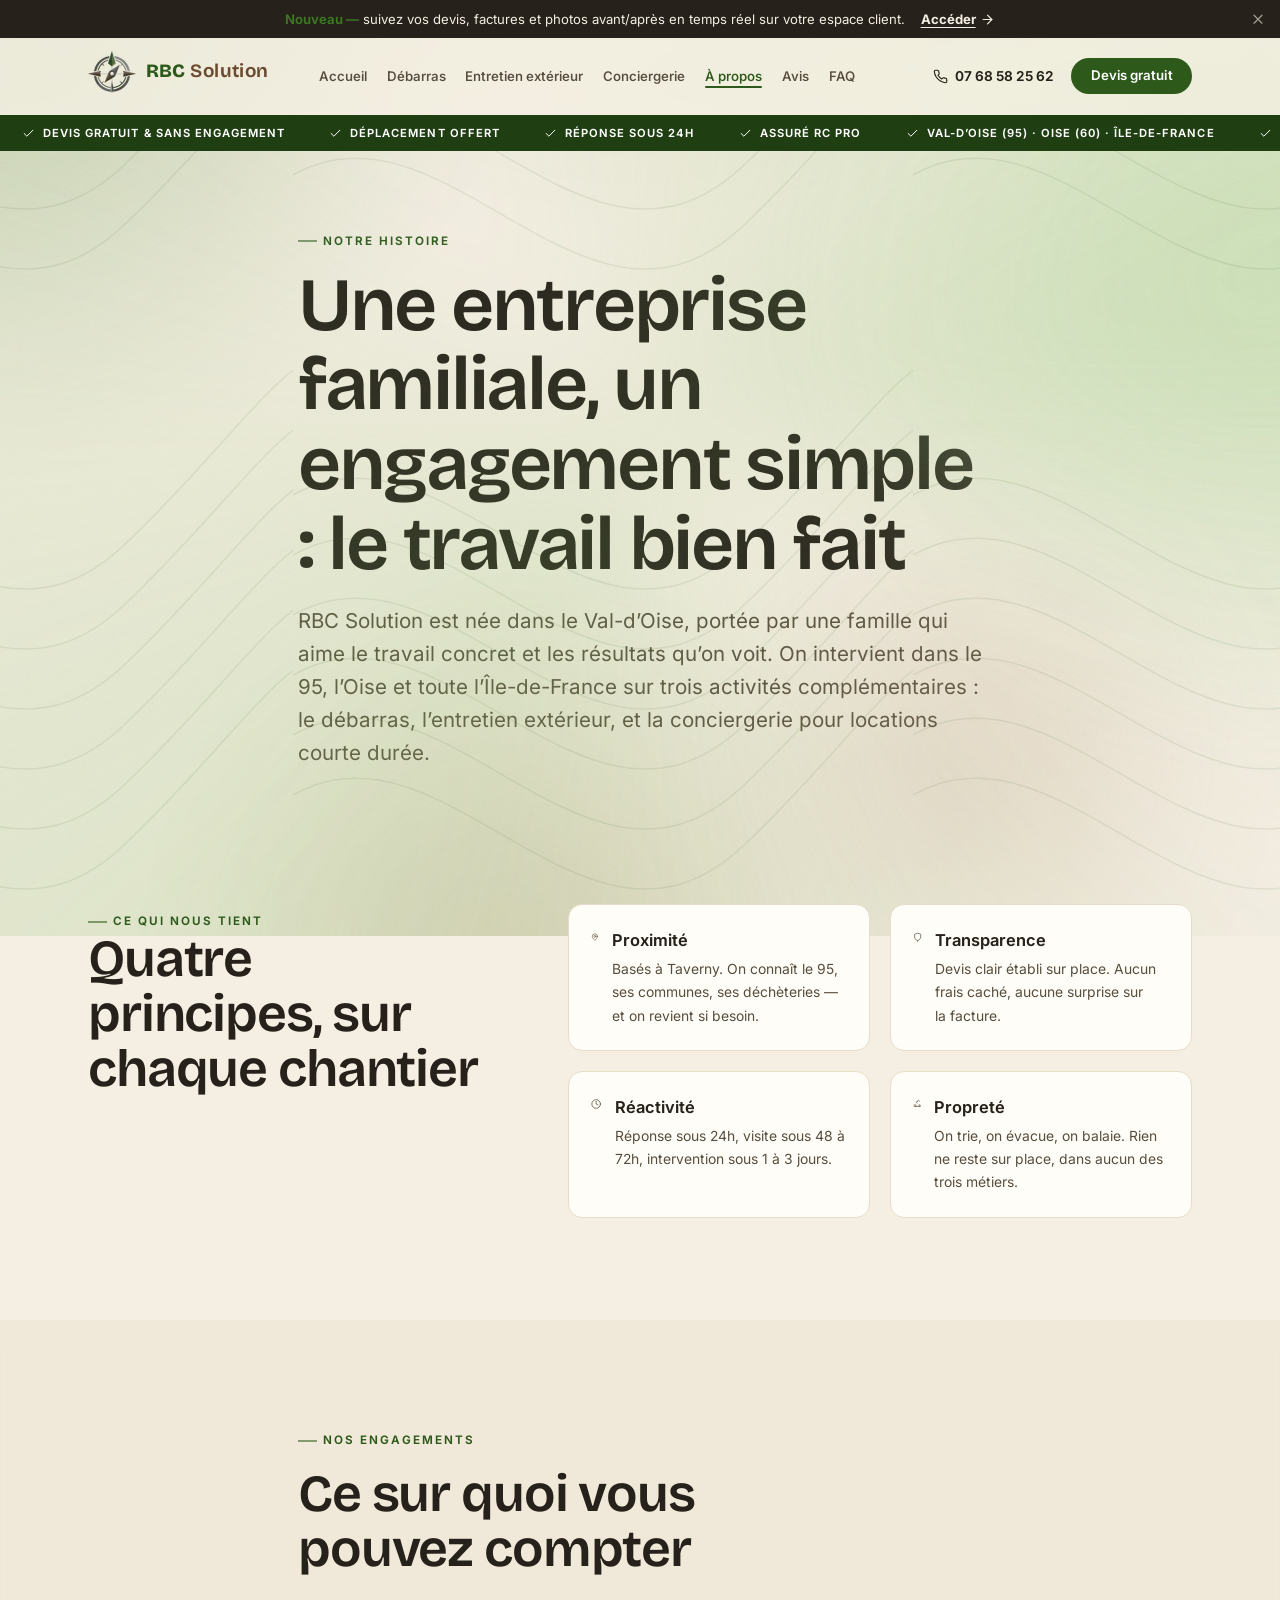
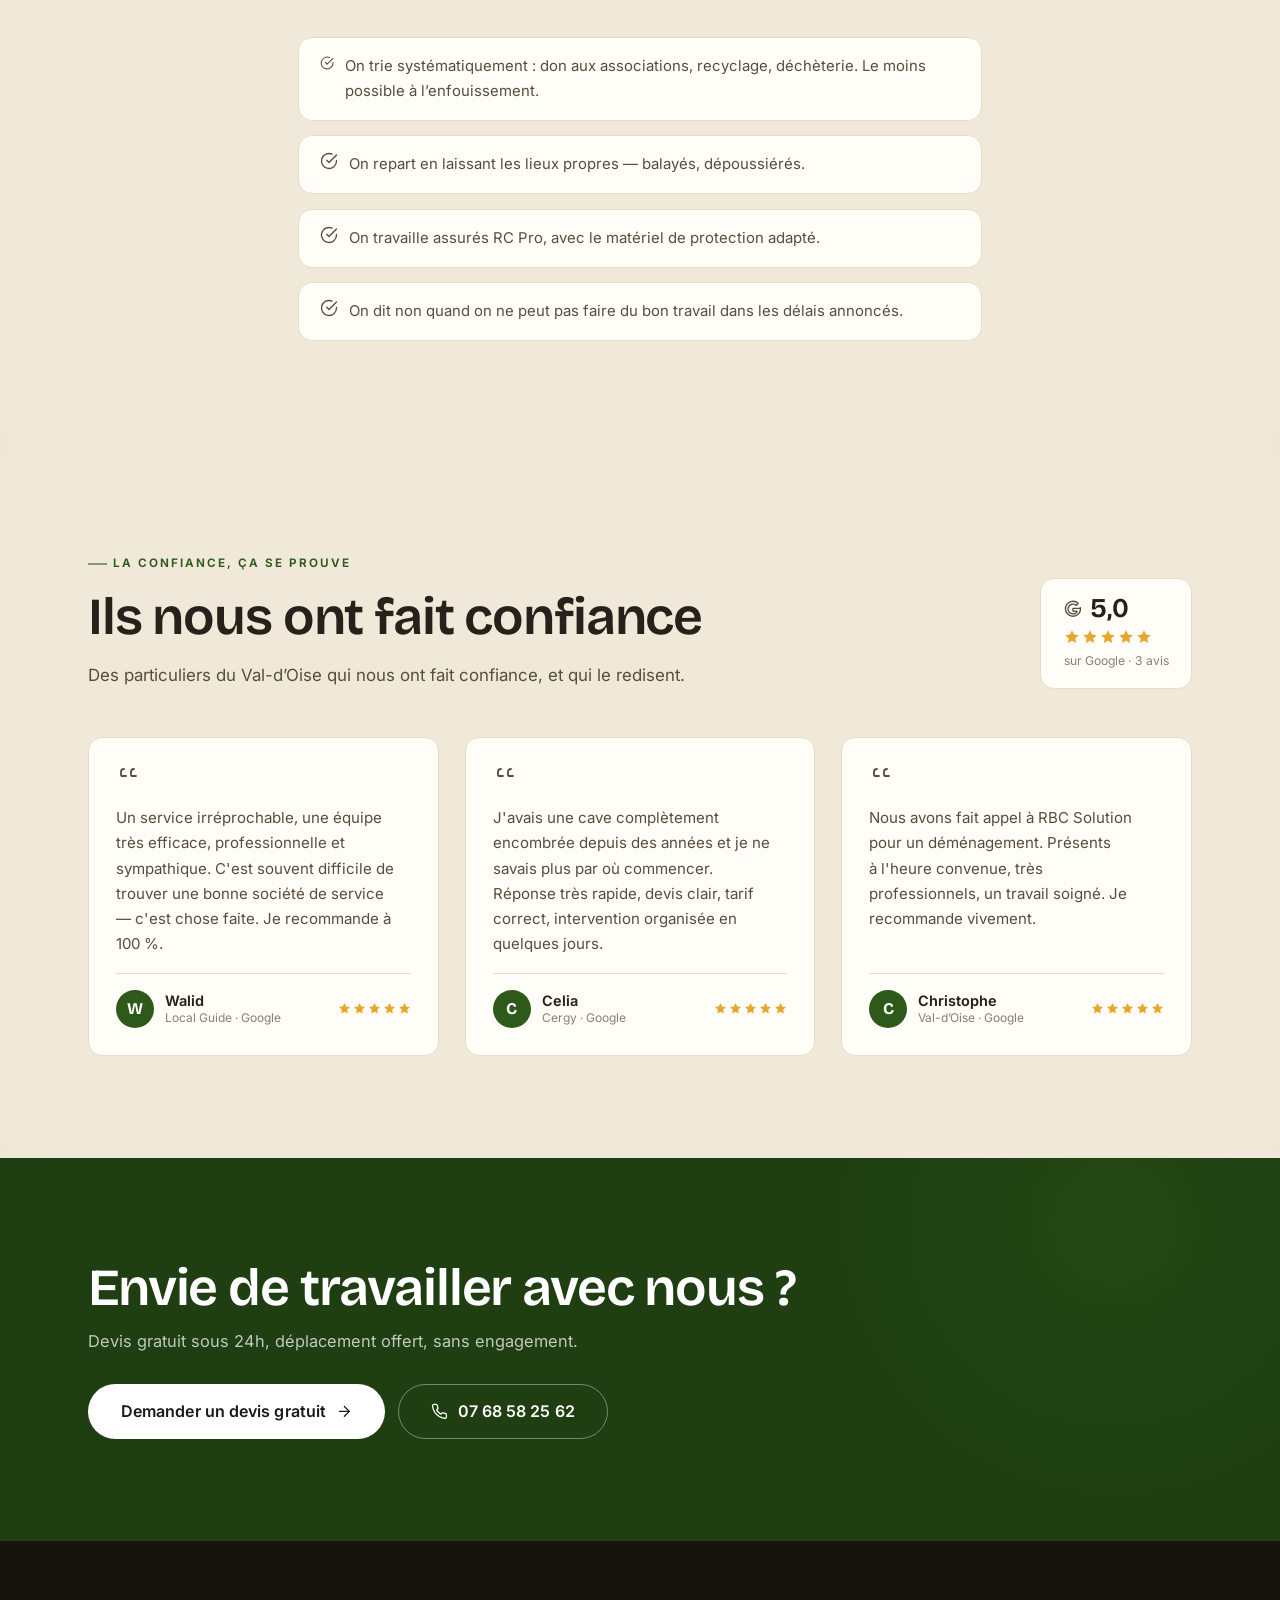
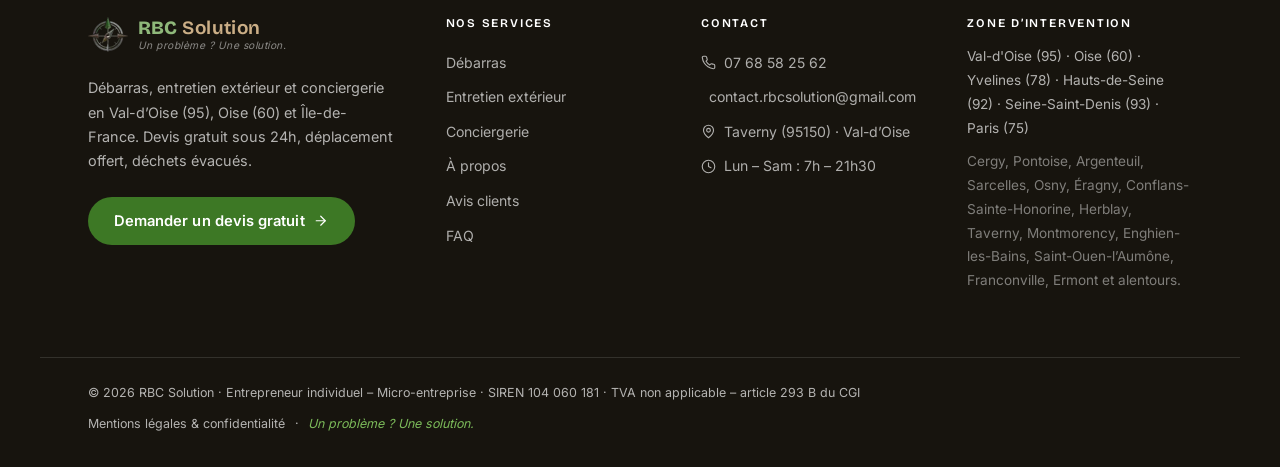
<file: a-propos/index.html>
<!DOCTYPE html><html lang="fr" data-world="default" data-astro-cid-5hce7sga> <head><meta charset="utf-8"><meta name="viewport" content="width=device-width, initial-scale=1"><title>À propos — une entreprise familiale du Val-d’Oise · RBC Solution</title><meta name="description" content="RBC Solution, entreprise familiale basée à Taverny (95). Débarras, entretien extérieur et conciergerie dans le Val-d’Oise, l’Oise et l’Île-de-France. Le travail bien fait, du premier appel au résultat final."><link rel="canonical" href="https://rbcsolution.com/a-propos/"><link rel="icon" href="/favicon.svg" type="image/svg+xml"><meta name="theme-color" content="#2d5a1b"><meta name="author" content="RBC Solution"><meta name="robots" content="index, follow"><meta name="format-detection" content="telephone=no"><meta name="google-site-verification" content="ur7AYS-QiY8A2CvDFZ0sOP2IbIYApoEfcBPgpoQVrJE"><meta property="og:type" content="website"><meta property="og:site_name" content="RBC Solution"><meta property="og:title" content="À propos — une entreprise familiale du Val-d’Oise · RBC Solution"><meta property="og:description" content="RBC Solution, entreprise familiale basée à Taverny (95). Débarras, entretien extérieur et conciergerie dans le Val-d’Oise, l’Oise et l’Île-de-France. Le travail bien fait, du premier appel au résultat final."><meta property="og:url" content="https://rbcsolution.com/a-propos/"><meta property="og:locale" content="fr_FR"><meta property="og:image" content="https://rbcsolution.com/og.jpg"><meta name="twitter:card" content="summary_large_image"><link rel="sitemap" href="/sitemap-index.xml"><script>
      document.documentElement.classList.add('js');
    </script><meta name="astro-view-transitions-enabled" content="true"><meta name="astro-view-transitions-fallback" content="animate"><script type="module" src="/_astro/ClientRouter.astro_astro_type_script_index_0_lang.CDGfc0hd.js"></script><script type="application/ld+json">{"@context":"https://schema.org","@type":"HomeAndConstructionBusiness","@id":"https://rbcsolution.com/#business","name":"RBC Solution","legalName":"Ruben Rebouço","description":"Débarras, entretien extérieur et conciergerie Airbnb en Val-d'Oise (95), Oise (60) et Île-de-France. Devis gratuit sous 24h, déplacement offert.","url":"https://rbcsolution.com","telephone":"+33768582562","email":"contact.rbcsolution@gmail.com","image":"https://rbcsolution.com/og.jpg","logo":"https://rbcsolution.com/favicon.svg","priceRange":"€€","slogan":"Un problème ? Une solution.","address":{"@type":"PostalAddress","streetAddress":"3 Rue des Fauvettes","postalCode":"95150","addressLocality":"Taverny","addressRegion":"Val-d'Oise","addressCountry":"FR"},"vatID":"TVA non applicable – article 293 B du CGI","identifier":[{"@type":"PropertyValue","name":"SIRET","value":"104 060 181 00013"},{"@type":"PropertyValue","name":"SIREN","value":"104 060 181"}],"openingHoursSpecification":{"@type":"OpeningHoursSpecification","dayOfWeek":["Monday","Tuesday","Wednesday","Thursday","Friday","Saturday"],"opens":"07:00","closes":"21:30"},"areaServed":[{"@type":"AdministrativeArea","name":"Val-d'Oise (95)"},{"@type":"AdministrativeArea","name":"Oise (60)"},{"@type":"AdministrativeArea","name":"Yvelines (78)"},{"@type":"AdministrativeArea","name":"Hauts-de-Seine (92)"},{"@type":"AdministrativeArea","name":"Seine-Saint-Denis (93)"},{"@type":"AdministrativeArea","name":"Paris (75)"},{"@type":"City","name":"Cergy"},{"@type":"City","name":"Pontoise"},{"@type":"City","name":"Argenteuil"},{"@type":"City","name":"Sarcelles"},{"@type":"City","name":"Osny"},{"@type":"City","name":"Éragny"},{"@type":"City","name":"Conflans-Sainte-Honorine"},{"@type":"City","name":"Herblay"},{"@type":"City","name":"Taverny"},{"@type":"City","name":"Montmorency"},{"@type":"City","name":"Enghien-les-Bains"},{"@type":"City","name":"Saint-Ouen-l’Aumône"},{"@type":"City","name":"Franconville"},{"@type":"City","name":"Ermont"},{"@type":"City","name":"Goussainville"},{"@type":"City","name":"Domont"},{"@type":"City","name":"Montigny-lès-Cormeilles"},{"@type":"City","name":"Beauchamp"},{"@type":"City","name":"Persan"},{"@type":"City","name":"Beaumont-sur-Oise"},{"@type":"City","name":"L’Isle-Adam"},{"@type":"City","name":"Chambly"},{"@type":"City","name":"Méru"},{"@type":"City","name":"Senlis"}],"aggregateRating":{"@type":"AggregateRating","ratingValue":"5.0","reviewCount":"3","bestRating":"5"},"review":[{"@type":"Review","reviewRating":{"@type":"Rating","ratingValue":"5","bestRating":"5"},"author":{"@type":"Person","name":"Walid"},"reviewBody":"Un service irréprochable, une équipe très efficace, professionnelle et sympathique. C'est souvent difficile de trouver une bonne société de service — c'est chose faite. Je recommande à 100 %."},{"@type":"Review","reviewRating":{"@type":"Rating","ratingValue":"5","bestRating":"5"},"author":{"@type":"Person","name":"Celia"},"reviewBody":"J'avais une cave complètement encombrée depuis des années et je ne savais plus par où commencer. Réponse très rapide, devis clair, tarif correct, intervention organisée en quelques jours."},{"@type":"Review","reviewRating":{"@type":"Rating","ratingValue":"5","bestRating":"5"},"author":{"@type":"Person","name":"Christophe"},"reviewBody":"Nous avons fait appel à RBC Solution pour un déménagement. Présents à l'heure convenue, très professionnels, un travail soigné. Je recommande vivement."}],"makesOffer":[{"@type":"Offer","itemOffered":{"@type":"Service","name":"Débarras de maison, appartement, cave et grenier"}},{"@type":"Offer","itemOffered":{"@type":"Service","name":"Débarras de succession et logements insalubres"}},{"@type":"Offer","itemOffered":{"@type":"Service","name":"Taille de haies et entretien des espaces verts"}},{"@type":"Offer","itemOffered":{"@type":"Service","name":"Tonte de pelouse et débroussaillage"}},{"@type":"Offer","itemOffered":{"@type":"Service","name":"Nettoyage haute pression de terrasses et façades"}},{"@type":"Offer","itemOffered":{"@type":"Service","name":"Conciergerie Airbnb et gestion locative courte durée"}}]}</script><script type="application/ld+json">{"@context":"https://schema.org","@type":"BreadcrumbList","itemListElement":[{"@type":"ListItem","position":1,"name":"Accueil","item":"https://rbcsolution.com/"},{"@type":"ListItem","position":2,"name":"À propos","item":"https://rbcsolution.com/a-propos/"}]}</script><link rel="stylesheet" href="/_astro/a-propos.D8CaY2jR.css">
<style>.ctab[data-astro-cid-kokrr3jq]{position:relative;z-index:1;background:var(--accent-deep);color:#ffffffc7;overflow:hidden}[data-astro-cid-kokrr3jq][data-world=conciergerie] .ctab[data-astro-cid-kokrr3jq]{background:#14130f;border-block:1px solid var(--line)}.ctab[data-astro-cid-kokrr3jq]:after{content:"";position:absolute;right:-10%;top:-60%;width:46vw;height:46vw;border-radius:50%;background:radial-gradient(circle,color-mix(in srgb,var(--accent) 30%,transparent),transparent 68%);pointer-events:none}.ctab__inner[data-astro-cid-kokrr3jq]{position:relative;display:flex;flex-wrap:wrap;align-items:center;justify-content:space-between;gap:1.8rem}.ctab__inner[data-astro-cid-kokrr3jq] h2[data-astro-cid-kokrr3jq]{max-width:22ch;color:#fff;text-wrap:pretty}.ctab__inner[data-astro-cid-kokrr3jq] p[data-astro-cid-kokrr3jq]{margin-top:.75rem;color:#ffffffb8}[data-astro-cid-kokrr3jq][data-world=conciergerie] .ctab__inner[data-astro-cid-kokrr3jq] h2[data-astro-cid-kokrr3jq]{color:var(--ink)}
.stars[data-astro-cid-tmd6rnhz]{display:inline-flex;gap:2px}.stars[data-astro-cid-tmd6rnhz] svg[data-astro-cid-tmd6rnhz]{fill:color-mix(in srgb,var(--ink-mute) 40%,transparent)}.stars[data-astro-cid-tmd6rnhz] svg[data-astro-cid-tmd6rnhz].on{fill:var(--star, #e8a72c)}[data-astro-cid-tmd6rnhz][data-world=conciergerie] .stars[data-astro-cid-tmd6rnhz] svg[data-astro-cid-tmd6rnhz].on{fill:var(--accent)}.rv[data-astro-cid-bgwftent]{position:relative;z-index:1}.rv__top[data-astro-cid-bgwftent]{display:flex;flex-wrap:wrap;align-items:flex-end;justify-content:space-between;gap:1.5rem;margin-bottom:clamp(2rem,4vw,3rem)}.rv__badge[data-astro-cid-bgwftent]{display:flex;flex-direction:column;gap:.4rem;padding:1rem 1.4rem;border:1px solid var(--line);border-radius:var(--r);background:var(--surface)}.rv__badge-head[data-astro-cid-bgwftent]{display:flex;align-items:center;gap:.5rem}.rv__badge-head[data-astro-cid-bgwftent] svg[data-astro-cid-bgwftent]{color:var(--ink-mute)}.rv__badge[data-astro-cid-bgwftent] strong[data-astro-cid-bgwftent]{font-family:var(--font-display);font-size:1.7rem;color:var(--ink);line-height:1}.rv__badge[data-astro-cid-bgwftent] span[data-astro-cid-bgwftent]{font-size:.76rem;color:var(--ink-mute)}.rv__grid[data-astro-cid-bgwftent]{display:grid;grid-template-columns:repeat(auto-fit,minmax(min(100%,280px),1fr));gap:clamp(1rem,2.5vw,1.6rem)}.rv__card[data-astro-cid-bgwftent]{position:relative;margin:0;background:var(--surface);border:1px solid var(--line);border-radius:var(--r);padding:1.7rem;display:flex;flex-direction:column;gap:1rem;transition:transform var(--t),box-shadow var(--t)}.rv__card[data-astro-cid-bgwftent]:hover{transform:translateY(-4px);box-shadow:var(--shadow)}.rv__mark[data-astro-cid-bgwftent]{color:var(--accent);opacity:.5}.rv__card[data-astro-cid-bgwftent] p[data-astro-cid-bgwftent]{font-size:.94rem;line-height:1.68;color:var(--ink-soft);flex:1}.rv__card[data-astro-cid-bgwftent] footer[data-astro-cid-bgwftent]{display:grid;grid-template-columns:auto 1fr auto;align-items:center;gap:.7rem;padding-top:1rem;border-top:1px solid var(--line)}.rv__avatar[data-astro-cid-bgwftent]{width:38px;height:38px;border-radius:50%;display:grid;place-items:center;background:var(--accent);color:var(--accent-ink);font-weight:700;font-family:var(--font-display)}.rv__who[data-astro-cid-bgwftent]{display:flex;flex-direction:column;line-height:1.3}.rv__who[data-astro-cid-bgwftent] strong[data-astro-cid-bgwftent]{color:var(--ink);font-size:.9rem}.rv__who[data-astro-cid-bgwftent] span[data-astro-cid-bgwftent]{font-size:.75rem;color:var(--ink-mute)}
.ap-hero[data-astro-cid-xp7oeim3]{padding-block:clamp(2.5rem,6vw,4.5rem) clamp(1.5rem,3vw,2rem)}.ap-hero[data-astro-cid-xp7oeim3] h1[data-astro-cid-xp7oeim3]{margin:.9rem 0 1.2rem}.ap-split[data-astro-cid-xp7oeim3]{display:grid;grid-template-columns:.8fr 1.2fr;gap:clamp(2rem,5vw,4rem);align-items:start}.ap-values[data-astro-cid-xp7oeim3]{display:grid;grid-template-columns:1fr 1fr;gap:1.2rem}.ap-value[data-astro-cid-xp7oeim3]{display:flex;gap:.8rem;padding:1.4rem;border:1px solid var(--line);border-radius:var(--r);background:var(--surface)}.ap-value[data-astro-cid-xp7oeim3] svg[data-astro-cid-xp7oeim3]{color:var(--accent);flex-shrink:0;margin-top:2px}.ap-value[data-astro-cid-xp7oeim3] strong[data-astro-cid-xp7oeim3]{color:var(--ink);display:block;margin-bottom:.2rem}.ap-value[data-astro-cid-xp7oeim3] p[data-astro-cid-xp7oeim3]{font-size:.87rem}.ap-commit[data-astro-cid-xp7oeim3]{list-style:none;display:grid;gap:.9rem}.ap-commit[data-astro-cid-xp7oeim3] li[data-astro-cid-xp7oeim3]{display:flex;gap:.7rem;align-items:flex-start;padding:1rem 1.3rem;background:var(--surface);border:1px solid var(--line);border-radius:var(--r);font-size:.93rem}.ap-commit[data-astro-cid-xp7oeim3] svg[data-astro-cid-xp7oeim3]{color:var(--accent);flex-shrink:0;margin-top:2px}@media(max-width:860px){.ap-split[data-astro-cid-xp7oeim3],.ap-values[data-astro-cid-xp7oeim3]{grid-template-columns:1fr}}
:where([data-astro-image]){object-fit:var(--fit);object-position:var(--pos);height:auto}:where([data-astro-image=full-width]){width:100%}:where([data-astro-image=constrained]){max-width:100%}
</style></head> <body data-world="default" data-astro-cid-5hce7sga> <a href="#main" class="skip-link" data-astro-cid-5hce7sga>Aller au contenu</a> <div class="aura" aria-hidden="true" data-aura> <div class="aura__field aura__field--1"></div> <div class="aura__field aura__field--2"></div> <div class="aura__field aura__field--3"></div> <div class="aura__field aura__field--4"></div> <div class="aura__sheen"></div> <div class="aura__contours"></div> <div class="aura__glow"></div> <div class="aura__grain"></div> </div> <script>
  (() => {
    const aura = document.querySelector('[data-aura]');
    if (!aura) return;

    const reduce = window.matchMedia('(prefers-reduced-motion: reduce)').matches;

    // pause animations when the tab is hidden
    const setPlay = () => {
      const s = document.hidden ? 'paused' : 'running';
      aura.querySelectorAll('*').forEach((el) => (el.style.animationPlayState = s));
    };
    document.addEventListener('visibilitychange', setPlay);
    setPlay();

    // gentle scroll parallax (desktop, motion allowed only)
    if (!reduce && window.matchMedia('(min-width: 760px)').matches) {
      let ticking = false;
      const onScroll = () => {
        if (ticking) return;
        ticking = true;
        requestAnimationFrame(() => {
          aura.style.setProperty('--aura-shift', (window.scrollY * -0.045).toFixed(1) + 'px');
          ticking = false;
        });
      };
      window.addEventListener('scroll', onScroll, { passive: true });
      onScroll();
    }
  })();
</script> <aside class="appbar" data-appbar hidden data-astro-cid-oxktbjjb> <p data-astro-cid-oxktbjjb> <strong data-astro-cid-oxktbjjb>Nouveau —</strong> suivez vos devis, factures et photos avant/après en
    temps réel sur votre espace client.
</p> <a href="https://app.rbcsolution.com" class="appbar__cta" data-astro-cid-oxktbjjb>Accéder <svg xmlns="http://www.w3.org/2000/svg" width="15" height="15" viewBox="0 0 24 24" fill="none" stroke="currentColor" stroke-width="1.8" stroke-linecap="round" stroke-linejoin="round" aria-hidden="true"><line x1="5" y1="12" x2="19" y2="12"/><polyline points="12 5 19 12 12 19"/></svg></a> <button type="button" class="appbar__close" aria-label="Fermer" data-appbar-close data-astro-cid-oxktbjjb> <svg xmlns="http://www.w3.org/2000/svg" width="16" height="16" viewBox="0 0 24 24" fill="none" stroke="currentColor" stroke-width="1.8" stroke-linecap="round" stroke-linejoin="round" aria-hidden="true"><line x1="18" y1="6" x2="6" y2="18"/><line x1="6" y1="6" x2="18" y2="18"/></svg> </button> </aside> <script type="module">const a="rbc_appbar_dismissed_v1",e=document.querySelector("[data-appbar]");if(e){let t=!1;try{t=localStorage.getItem(a)==="1"}catch{}t||(e.hidden=!1),e.querySelector("[data-appbar-close]")?.addEventListener("click",()=>{e.hidden=!0;try{localStorage.setItem(a,"1")}catch{}})}</script>  <header data-header data-world="default" class="hdr" data-astro-cid-3ef6ksr2> <div class="container hdr__bar" data-astro-cid-3ef6ksr2> <a href="/" class="hdr__brand" aria-label="RBC Solution — accueil" data-astro-cid-3ef6ksr2> <span class="logo logo--wm" data-astro-cid-tvrurpns> <img src="/_astro/logo-mark.DwTe5O53_Z1f4T3z.webp" alt loading="eager" data-astro-cid-tvrurpns="true" decoding="async" fetchpriority="auto" width="48" height="42" class="logo__mark"> <span class="logo__wm" data-astro-cid-tvrurpns> <span class="logo__name" data-astro-cid-tvrurpns><b class="logo__rbc" data-astro-cid-tvrurpns>RBC</b><span class="logo__sol" data-astro-cid-tvrurpns>Solution</span></span> <span class="logo__tag" data-astro-cid-tvrurpns>Un problème ? Une solution.</span> </span> </span>  </a> <nav class="hdr__nav" aria-label="Navigation principale" data-astro-cid-3ef6ksr2> <a href="/" class="hdr__link" data-astro-cid-3ef6ksr2> <span data-astro-cid-3ef6ksr2>Accueil</span> </a><a href="/debarras/" class="hdr__link" data-astro-cid-3ef6ksr2> <span data-astro-cid-3ef6ksr2>Débarras</span> </a><a href="/entretien-exterieur/" class="hdr__link" data-astro-cid-3ef6ksr2> <span data-astro-cid-3ef6ksr2>Entretien extérieur</span> </a><a href="/conciergerie/" class="hdr__link" data-astro-cid-3ef6ksr2> <span data-astro-cid-3ef6ksr2>Conciergerie</span> </a><a href="/a-propos/" class="hdr__link active" data-astro-cid-3ef6ksr2> <span data-astro-cid-3ef6ksr2>À propos</span> </a><a href="/avis/" class="hdr__link" data-astro-cid-3ef6ksr2> <span data-astro-cid-3ef6ksr2>Avis</span> </a><a href="/faq/" class="hdr__link" data-astro-cid-3ef6ksr2> <span data-astro-cid-3ef6ksr2>FAQ</span> </a> </nav> <div class="hdr__actions" data-astro-cid-3ef6ksr2> <a href="tel:+33768582562" class="hdr__tel" data-astro-cid-3ef6ksr2> <svg xmlns="http://www.w3.org/2000/svg" width="15" height="15" viewBox="0 0 24 24" fill="none" stroke="currentColor" stroke-width="1.8" stroke-linecap="round" stroke-linejoin="round" aria-hidden="true"><path d="M22 16.92v3a2 2 0 0 1-2.18 2 19.79 19.79 0 0 1-8.63-3.07 19.5 19.5 0 0 1-6-6 19.79 19.79 0 0 1-3.07-8.67A2 2 0 0 1 4.11 2h3a2 2 0 0 1 2 1.72c.13.96.36 1.9.7 2.81a2 2 0 0 1-.45 2.11L8.09 9.91a16 16 0 0 0 6 6l1.27-1.27a2 2 0 0 1 2.11-.45c.9.34 1.85.57 2.81.7A2 2 0 0 1 22 16.92z"/></svg> <span data-astro-cid-3ef6ksr2>07 68 58 25 62</span> </a> <a href="/contact/" class="btn hdr__devis" data-astro-cid-3ef6ksr2>Devis gratuit</a> <button type="button" class="hdr__burger" aria-label="Ouvrir le menu" aria-expanded="false" aria-controls="mobile-nav" data-burger data-astro-cid-3ef6ksr2> <span data-astro-cid-3ef6ksr2></span><span data-astro-cid-3ef6ksr2></span><span data-astro-cid-3ef6ksr2></span> </button> </div> </div> <div class="hdr__panel" id="mobile-nav" data-panel hidden data-astro-cid-3ef6ksr2> <nav aria-label="Navigation mobile" data-astro-cid-3ef6ksr2> <a href="/" class="hdr__mlink" data-astro-cid-3ef6ksr2> Accueil <svg xmlns="http://www.w3.org/2000/svg" width="16" height="16" viewBox="0 0 24 24" fill="none" stroke="currentColor" stroke-width="1.8" stroke-linecap="round" stroke-linejoin="round" aria-hidden="true"><line x1="5" y1="12" x2="19" y2="12"/><polyline points="12 5 19 12 12 19"/></svg> </a><a href="/debarras/" class="hdr__mlink" data-astro-cid-3ef6ksr2> Débarras <svg xmlns="http://www.w3.org/2000/svg" width="16" height="16" viewBox="0 0 24 24" fill="none" stroke="currentColor" stroke-width="1.8" stroke-linecap="round" stroke-linejoin="round" aria-hidden="true"><line x1="5" y1="12" x2="19" y2="12"/><polyline points="12 5 19 12 12 19"/></svg> </a><a href="/entretien-exterieur/" class="hdr__mlink" data-astro-cid-3ef6ksr2> Entretien extérieur <svg xmlns="http://www.w3.org/2000/svg" width="16" height="16" viewBox="0 0 24 24" fill="none" stroke="currentColor" stroke-width="1.8" stroke-linecap="round" stroke-linejoin="round" aria-hidden="true"><line x1="5" y1="12" x2="19" y2="12"/><polyline points="12 5 19 12 12 19"/></svg> </a><a href="/conciergerie/" class="hdr__mlink" data-astro-cid-3ef6ksr2> Conciergerie <svg xmlns="http://www.w3.org/2000/svg" width="16" height="16" viewBox="0 0 24 24" fill="none" stroke="currentColor" stroke-width="1.8" stroke-linecap="round" stroke-linejoin="round" aria-hidden="true"><line x1="5" y1="12" x2="19" y2="12"/><polyline points="12 5 19 12 12 19"/></svg> </a><a href="/a-propos/" class="hdr__mlink active" data-astro-cid-3ef6ksr2> À propos <svg xmlns="http://www.w3.org/2000/svg" width="16" height="16" viewBox="0 0 24 24" fill="none" stroke="currentColor" stroke-width="1.8" stroke-linecap="round" stroke-linejoin="round" aria-hidden="true"><line x1="5" y1="12" x2="19" y2="12"/><polyline points="12 5 19 12 12 19"/></svg> </a><a href="/avis/" class="hdr__mlink" data-astro-cid-3ef6ksr2> Avis <svg xmlns="http://www.w3.org/2000/svg" width="16" height="16" viewBox="0 0 24 24" fill="none" stroke="currentColor" stroke-width="1.8" stroke-linecap="round" stroke-linejoin="round" aria-hidden="true"><line x1="5" y1="12" x2="19" y2="12"/><polyline points="12 5 19 12 12 19"/></svg> </a><a href="/faq/" class="hdr__mlink" data-astro-cid-3ef6ksr2> FAQ <svg xmlns="http://www.w3.org/2000/svg" width="16" height="16" viewBox="0 0 24 24" fill="none" stroke="currentColor" stroke-width="1.8" stroke-linecap="round" stroke-linejoin="round" aria-hidden="true"><line x1="5" y1="12" x2="19" y2="12"/><polyline points="12 5 19 12 12 19"/></svg> </a> </nav> <div class="hdr__mcta" data-astro-cid-3ef6ksr2> <a href="tel:+33768582562" class="btn btn--ghost btn--lg" data-astro-cid-3ef6ksr2> <svg xmlns="http://www.w3.org/2000/svg" width="18" height="18" viewBox="0 0 24 24" fill="none" stroke="currentColor" stroke-width="1.8" stroke-linecap="round" stroke-linejoin="round" aria-hidden="true"><path d="M22 16.92v3a2 2 0 0 1-2.18 2 19.79 19.79 0 0 1-8.63-3.07 19.5 19.5 0 0 1-6-6 19.79 19.79 0 0 1-3.07-8.67A2 2 0 0 1 4.11 2h3a2 2 0 0 1 2 1.72c.13.96.36 1.9.7 2.81a2 2 0 0 1-.45 2.11L8.09 9.91a16 16 0 0 0 6 6l1.27-1.27a2 2 0 0 1 2.11-.45c.9.34 1.85.57 2.81.7A2 2 0 0 1 22 16.92z"/></svg> Appeler
</a> <a href="/contact/" class="btn btn--lg" data-astro-cid-3ef6ksr2>Devis gratuit</a> </div> </div> </header> <script type="module">function a(){const i=document.querySelector("[data-header]"),e=document.querySelector("[data-burger]"),t=document.querySelector("[data-panel]");if(!e||!t||e._wired)return;e._wired=!0;const d=r=>{const n=r??t.hasAttribute("hidden");n?t.removeAttribute("hidden"):t.setAttribute("hidden",""),e.setAttribute("aria-expanded",String(n)),e.setAttribute("aria-label",n?"Fermer le menu":"Ouvrir le menu"),i?.classList.toggle("menu-open",n),document.body.style.overflow=n?"hidden":""};e.addEventListener("click",()=>d()),t.querySelectorAll("a").forEach(r=>r.addEventListener("click",()=>d(!1))),window.addEventListener("keydown",r=>{r.key==="Escape"&&d(!1)})}a();document.addEventListener("astro:after-swap",a);</script>  <aside class="ribbon" aria-label="Nos engagements" data-astro-cid-qsz6iejd> <div class="ribbon__track" aria-hidden="true" data-astro-cid-qsz6iejd> <ul class="ribbon__run" data-astro-cid-qsz6iejd> <li data-astro-cid-qsz6iejd><svg xmlns="http://www.w3.org/2000/svg" width="13" height="13" viewBox="0 0 24 24" fill="none" stroke="currentColor" stroke-width="1.8" stroke-linecap="round" stroke-linejoin="round" aria-hidden="true"><polyline points="20 6 9 17 4 12"/></svg>Devis gratuit &amp; sans engagement</li><li data-astro-cid-qsz6iejd><svg xmlns="http://www.w3.org/2000/svg" width="13" height="13" viewBox="0 0 24 24" fill="none" stroke="currentColor" stroke-width="1.8" stroke-linecap="round" stroke-linejoin="round" aria-hidden="true"><polyline points="20 6 9 17 4 12"/></svg>Déplacement offert</li><li data-astro-cid-qsz6iejd><svg xmlns="http://www.w3.org/2000/svg" width="13" height="13" viewBox="0 0 24 24" fill="none" stroke="currentColor" stroke-width="1.8" stroke-linecap="round" stroke-linejoin="round" aria-hidden="true"><polyline points="20 6 9 17 4 12"/></svg>Réponse sous 24h</li><li data-astro-cid-qsz6iejd><svg xmlns="http://www.w3.org/2000/svg" width="13" height="13" viewBox="0 0 24 24" fill="none" stroke="currentColor" stroke-width="1.8" stroke-linecap="round" stroke-linejoin="round" aria-hidden="true"><polyline points="20 6 9 17 4 12"/></svg>Assuré RC Pro</li><li data-astro-cid-qsz6iejd><svg xmlns="http://www.w3.org/2000/svg" width="13" height="13" viewBox="0 0 24 24" fill="none" stroke="currentColor" stroke-width="1.8" stroke-linecap="round" stroke-linejoin="round" aria-hidden="true"><polyline points="20 6 9 17 4 12"/></svg>Val-d’Oise (95) · Oise (60) · Île-de-France</li> </ul><ul class="ribbon__run" data-astro-cid-qsz6iejd> <li data-astro-cid-qsz6iejd><svg xmlns="http://www.w3.org/2000/svg" width="13" height="13" viewBox="0 0 24 24" fill="none" stroke="currentColor" stroke-width="1.8" stroke-linecap="round" stroke-linejoin="round" aria-hidden="true"><polyline points="20 6 9 17 4 12"/></svg>Devis gratuit &amp; sans engagement</li><li data-astro-cid-qsz6iejd><svg xmlns="http://www.w3.org/2000/svg" width="13" height="13" viewBox="0 0 24 24" fill="none" stroke="currentColor" stroke-width="1.8" stroke-linecap="round" stroke-linejoin="round" aria-hidden="true"><polyline points="20 6 9 17 4 12"/></svg>Déplacement offert</li><li data-astro-cid-qsz6iejd><svg xmlns="http://www.w3.org/2000/svg" width="13" height="13" viewBox="0 0 24 24" fill="none" stroke="currentColor" stroke-width="1.8" stroke-linecap="round" stroke-linejoin="round" aria-hidden="true"><polyline points="20 6 9 17 4 12"/></svg>Réponse sous 24h</li><li data-astro-cid-qsz6iejd><svg xmlns="http://www.w3.org/2000/svg" width="13" height="13" viewBox="0 0 24 24" fill="none" stroke="currentColor" stroke-width="1.8" stroke-linecap="round" stroke-linejoin="round" aria-hidden="true"><polyline points="20 6 9 17 4 12"/></svg>Assuré RC Pro</li><li data-astro-cid-qsz6iejd><svg xmlns="http://www.w3.org/2000/svg" width="13" height="13" viewBox="0 0 24 24" fill="none" stroke="currentColor" stroke-width="1.8" stroke-linecap="round" stroke-linejoin="round" aria-hidden="true"><polyline points="20 6 9 17 4 12"/></svg>Val-d’Oise (95) · Oise (60) · Île-de-France</li> </ul><ul class="ribbon__run" data-astro-cid-qsz6iejd> <li data-astro-cid-qsz6iejd><svg xmlns="http://www.w3.org/2000/svg" width="13" height="13" viewBox="0 0 24 24" fill="none" stroke="currentColor" stroke-width="1.8" stroke-linecap="round" stroke-linejoin="round" aria-hidden="true"><polyline points="20 6 9 17 4 12"/></svg>Devis gratuit &amp; sans engagement</li><li data-astro-cid-qsz6iejd><svg xmlns="http://www.w3.org/2000/svg" width="13" height="13" viewBox="0 0 24 24" fill="none" stroke="currentColor" stroke-width="1.8" stroke-linecap="round" stroke-linejoin="round" aria-hidden="true"><polyline points="20 6 9 17 4 12"/></svg>Déplacement offert</li><li data-astro-cid-qsz6iejd><svg xmlns="http://www.w3.org/2000/svg" width="13" height="13" viewBox="0 0 24 24" fill="none" stroke="currentColor" stroke-width="1.8" stroke-linecap="round" stroke-linejoin="round" aria-hidden="true"><polyline points="20 6 9 17 4 12"/></svg>Réponse sous 24h</li><li data-astro-cid-qsz6iejd><svg xmlns="http://www.w3.org/2000/svg" width="13" height="13" viewBox="0 0 24 24" fill="none" stroke="currentColor" stroke-width="1.8" stroke-linecap="round" stroke-linejoin="round" aria-hidden="true"><polyline points="20 6 9 17 4 12"/></svg>Assuré RC Pro</li><li data-astro-cid-qsz6iejd><svg xmlns="http://www.w3.org/2000/svg" width="13" height="13" viewBox="0 0 24 24" fill="none" stroke="currentColor" stroke-width="1.8" stroke-linecap="round" stroke-linejoin="round" aria-hidden="true"><polyline points="20 6 9 17 4 12"/></svg>Val-d’Oise (95) · Oise (60) · Île-de-France</li> </ul> </div> <ul class="sr-only" data-astro-cid-qsz6iejd> <li data-astro-cid-qsz6iejd>Devis gratuit &amp; sans engagement</li><li data-astro-cid-qsz6iejd>Déplacement offert</li><li data-astro-cid-qsz6iejd>Réponse sous 24h</li><li data-astro-cid-qsz6iejd>Assuré RC Pro</li> </ul> </aside>  <main id="main" data-astro-cid-5hce7sga>  <section class="ap-hero" data-astro-cid-xp7oeim3> <div class="container container-narrow" data-astro-cid-xp7oeim3> <span class="eyebrow reveal-fade" data-astro-cid-xp7oeim3>Notre histoire</span> <h1 class="reveal-fade" style="--reveal-delay:80ms" data-astro-cid-xp7oeim3>
Une entreprise familiale, un engagement simple : le travail bien fait
</h1> <p class="lead reveal-fade" style="--reveal-delay:180ms" data-astro-cid-xp7oeim3>
RBC Solution est née dans le Val-d’Oise, portée par une famille qui aime le
        travail concret et les résultats qu’on voit. On intervient dans le 95, l’Oise
        et toute l’Île-de-France sur trois activités complémentaires : le débarras,
        l’entretien extérieur, et la conciergerie pour locations courte durée.
</p> </div> </section> <section class="section" data-astro-cid-xp7oeim3> <div class="container" data-astro-cid-xp7oeim3> <div class="ap-split" data-astro-cid-xp7oeim3> <div class="reveal" data-astro-cid-xp7oeim3> <span class="eyebrow" data-astro-cid-xp7oeim3>Ce qui nous tient</span> <h2 data-astro-cid-xp7oeim3>Quatre principes, sur chaque chantier</h2> </div> <div class="ap-values reveal" style="--reveal-delay:100ms" data-astro-cid-xp7oeim3> <div class="ap-value" data-astro-cid-xp7oeim3> <svg xmlns="http://www.w3.org/2000/svg" width="20" height="20" viewBox="0 0 24 24" fill="none" stroke="currentColor" stroke-width="1.8" stroke-linecap="round" stroke-linejoin="round" aria-hidden="true"><path d="M20 10c0 6-8 12-8 12s-8-6-8-12a8 8 0 0 1 16 0Z"/><circle cx="12" cy="10" r="3"/></svg> <div data-astro-cid-xp7oeim3><strong data-astro-cid-xp7oeim3>Proximité</strong><p data-astro-cid-xp7oeim3>Basés à Taverny. On connaît le 95, ses communes, ses déchèteries — et on revient si besoin.</p></div> </div><div class="ap-value" data-astro-cid-xp7oeim3> <svg xmlns="http://www.w3.org/2000/svg" width="20" height="20" viewBox="0 0 24 24" fill="none" stroke="currentColor" stroke-width="1.8" stroke-linecap="round" stroke-linejoin="round" aria-hidden="true"><path d="M12 22s8-4 8-10V5l-8-3-8 3v7c0 6 8 10 8 10Z"/></svg> <div data-astro-cid-xp7oeim3><strong data-astro-cid-xp7oeim3>Transparence</strong><p data-astro-cid-xp7oeim3>Devis clair établi sur place. Aucun frais caché, aucune surprise sur la facture.</p></div> </div><div class="ap-value" data-astro-cid-xp7oeim3> <svg xmlns="http://www.w3.org/2000/svg" width="20" height="20" viewBox="0 0 24 24" fill="none" stroke="currentColor" stroke-width="1.8" stroke-linecap="round" stroke-linejoin="round" aria-hidden="true"><circle cx="12" cy="12" r="10"/><polyline points="12 6 12 12 16 14"/></svg> <div data-astro-cid-xp7oeim3><strong data-astro-cid-xp7oeim3>Réactivité</strong><p data-astro-cid-xp7oeim3>Réponse sous 24h, visite sous 48 à 72h, intervention sous 1 à 3 jours.</p></div> </div><div class="ap-value" data-astro-cid-xp7oeim3> <svg xmlns="http://www.w3.org/2000/svg" width="20" height="20" viewBox="0 0 24 24" fill="none" stroke="currentColor" stroke-width="1.8" stroke-linecap="round" stroke-linejoin="round" aria-hidden="true"><path d="M7 19H4.8a2 2 0 0 1-1.7-3l1.4-2.3M12 5l1.4-2.3a2 2 0 0 1 3.4 0l1.2 2M9 19h9.2a2 2 0 0 0 1.7-3l-1.1-1.9"/><path d="m7 19 2-3-3.5-1M12 5 9.5 6 11 9.5M17 15l-.5 3.5 3.5-.5"/></svg> <div data-astro-cid-xp7oeim3><strong data-astro-cid-xp7oeim3>Propreté</strong><p data-astro-cid-xp7oeim3>On trie, on évacue, on balaie. Rien ne reste sur place, dans aucun des trois métiers.</p></div> </div> </div> </div> </div> </section> <section class="section section--alt" data-astro-cid-xp7oeim3> <div class="container container-narrow" data-astro-cid-xp7oeim3> <div class="section-head reveal" data-astro-cid-xp7oeim3> <span class="eyebrow" data-astro-cid-xp7oeim3>Nos engagements</span> <h2 data-astro-cid-xp7oeim3>Ce sur quoi vous pouvez compter</h2> </div> <ul class="ap-commit reveal" data-astro-cid-xp7oeim3> <li data-astro-cid-xp7oeim3><svg xmlns="http://www.w3.org/2000/svg" width="18" height="18" viewBox="0 0 24 24" fill="none" stroke="currentColor" stroke-width="1.8" stroke-linecap="round" stroke-linejoin="round" aria-hidden="true"><path d="M22 11.08V12a10 10 0 1 1-5.93-9.14"/><polyline points="22 4 12 14.01 9 11.01"/></svg> On trie systématiquement : don aux associations, recyclage, déchèterie. Le moins possible à l’enfouissement.</li><li data-astro-cid-xp7oeim3><svg xmlns="http://www.w3.org/2000/svg" width="18" height="18" viewBox="0 0 24 24" fill="none" stroke="currentColor" stroke-width="1.8" stroke-linecap="round" stroke-linejoin="round" aria-hidden="true"><path d="M22 11.08V12a10 10 0 1 1-5.93-9.14"/><polyline points="22 4 12 14.01 9 11.01"/></svg> On repart en laissant les lieux propres — balayés, dépoussiérés.</li><li data-astro-cid-xp7oeim3><svg xmlns="http://www.w3.org/2000/svg" width="18" height="18" viewBox="0 0 24 24" fill="none" stroke="currentColor" stroke-width="1.8" stroke-linecap="round" stroke-linejoin="round" aria-hidden="true"><path d="M22 11.08V12a10 10 0 1 1-5.93-9.14"/><polyline points="22 4 12 14.01 9 11.01"/></svg> On travaille assurés RC Pro, avec le matériel de protection adapté.</li><li data-astro-cid-xp7oeim3><svg xmlns="http://www.w3.org/2000/svg" width="18" height="18" viewBox="0 0 24 24" fill="none" stroke="currentColor" stroke-width="1.8" stroke-linecap="round" stroke-linejoin="round" aria-hidden="true"><path d="M22 11.08V12a10 10 0 1 1-5.93-9.14"/><polyline points="22 4 12 14.01 9 11.01"/></svg> On dit non quand on ne peut pas faire du bon travail dans les délais annoncés.</li> </ul> </div> </section> <section class="rv section section--alt" data-astro-cid-bgwftent> <div class="container" data-astro-cid-bgwftent> <div class="rv__top reveal" data-astro-cid-bgwftent> <div class="section-head" style="margin-bottom:0" data-astro-cid-bgwftent> <span class="eyebrow" data-astro-cid-bgwftent>La confiance, ça se prouve</span> <h2 data-astro-cid-bgwftent>Ils nous ont fait confiance</h2> <p data-astro-cid-bgwftent>Des particuliers du Val-d’Oise qui nous ont fait confiance, et qui le redisent.</p> </div> <div class="rv__badge" data-astro-cid-bgwftent> <div class="rv__badge-head" data-astro-cid-bgwftent> <svg xmlns="http://www.w3.org/2000/svg" width="18" height="18" viewBox="0 0 24 24" fill="none" stroke="currentColor" stroke-width="1.8" stroke-linecap="round" stroke-linejoin="round" aria-hidden="true"><path d="M21.35 11.1H12v3.83h5.35A5.36 5.36 0 0 1 12 18.5 6.5 6.5 0 1 1 16.3 7.2l2.7-2.7A10 10 0 1 0 22 12c0-.67-.07-1.3-.2-1.9Z"/></svg> <strong class="tabnum" data-astro-cid-bgwftent>5,0</strong> </div> <span class="stars" role="img" aria-label="5 étoiles sur 5" style="--s:16px" data-astro-cid-tmd6rnhz> <svg viewBox="0 0 24 24" width="16" height="16" aria-hidden="true" class="on" data-astro-cid-tmd6rnhz> <polygon points="12 2 15.09 8.26 22 9.27 17 14.14 18.18 21.02 12 17.77 5.82 21.02 7 14.14 2 9.27 8.91 8.26 12 2" data-astro-cid-tmd6rnhz></polygon> </svg><svg viewBox="0 0 24 24" width="16" height="16" aria-hidden="true" class="on" data-astro-cid-tmd6rnhz> <polygon points="12 2 15.09 8.26 22 9.27 17 14.14 18.18 21.02 12 17.77 5.82 21.02 7 14.14 2 9.27 8.91 8.26 12 2" data-astro-cid-tmd6rnhz></polygon> </svg><svg viewBox="0 0 24 24" width="16" height="16" aria-hidden="true" class="on" data-astro-cid-tmd6rnhz> <polygon points="12 2 15.09 8.26 22 9.27 17 14.14 18.18 21.02 12 17.77 5.82 21.02 7 14.14 2 9.27 8.91 8.26 12 2" data-astro-cid-tmd6rnhz></polygon> </svg><svg viewBox="0 0 24 24" width="16" height="16" aria-hidden="true" class="on" data-astro-cid-tmd6rnhz> <polygon points="12 2 15.09 8.26 22 9.27 17 14.14 18.18 21.02 12 17.77 5.82 21.02 7 14.14 2 9.27 8.91 8.26 12 2" data-astro-cid-tmd6rnhz></polygon> </svg><svg viewBox="0 0 24 24" width="16" height="16" aria-hidden="true" class="on" data-astro-cid-tmd6rnhz> <polygon points="12 2 15.09 8.26 22 9.27 17 14.14 18.18 21.02 12 17.77 5.82 21.02 7 14.14 2 9.27 8.91 8.26 12 2" data-astro-cid-tmd6rnhz></polygon> </svg> </span>  <span data-astro-cid-bgwftent>sur Google · 3 avis</span> </div> </div> <div class="rv__grid" data-astro-cid-bgwftent> <blockquote class="rv__card reveal" style="--reveal-delay:0ms" data-astro-cid-bgwftent> <svg xmlns="http://www.w3.org/2000/svg" width="24" height="24" viewBox="0 0 24 24" fill="none" stroke="currentColor" stroke-width="1.8" stroke-linecap="round" stroke-linejoin="round" class="rv__mark" aria-hidden="true"><path d="M10 11H6a1 1 0 0 1-1-1V7a3 3 0 0 1 3-3M20 11h-4a1 1 0 0 1-1-1V7a3 3 0 0 1 3-3"/></svg> <p data-astro-cid-bgwftent>Un service irréprochable, une équipe très efficace, professionnelle et sympathique. C&#39;est souvent difficile de trouver une bonne société de service — c&#39;est chose faite. Je recommande à 100 %.</p> <footer data-astro-cid-bgwftent> <span class="rv__avatar" aria-hidden="true" data-astro-cid-bgwftent>W</span> <span class="rv__who" data-astro-cid-bgwftent> <strong data-astro-cid-bgwftent>Walid</strong> <span data-astro-cid-bgwftent>Local Guide · Google</span> </span> <span class="stars" role="img" aria-label="5 étoiles sur 5" style="--s:13px" data-astro-cid-tmd6rnhz> <svg viewBox="0 0 24 24" width="13" height="13" aria-hidden="true" class="on" data-astro-cid-tmd6rnhz> <polygon points="12 2 15.09 8.26 22 9.27 17 14.14 18.18 21.02 12 17.77 5.82 21.02 7 14.14 2 9.27 8.91 8.26 12 2" data-astro-cid-tmd6rnhz></polygon> </svg><svg viewBox="0 0 24 24" width="13" height="13" aria-hidden="true" class="on" data-astro-cid-tmd6rnhz> <polygon points="12 2 15.09 8.26 22 9.27 17 14.14 18.18 21.02 12 17.77 5.82 21.02 7 14.14 2 9.27 8.91 8.26 12 2" data-astro-cid-tmd6rnhz></polygon> </svg><svg viewBox="0 0 24 24" width="13" height="13" aria-hidden="true" class="on" data-astro-cid-tmd6rnhz> <polygon points="12 2 15.09 8.26 22 9.27 17 14.14 18.18 21.02 12 17.77 5.82 21.02 7 14.14 2 9.27 8.91 8.26 12 2" data-astro-cid-tmd6rnhz></polygon> </svg><svg viewBox="0 0 24 24" width="13" height="13" aria-hidden="true" class="on" data-astro-cid-tmd6rnhz> <polygon points="12 2 15.09 8.26 22 9.27 17 14.14 18.18 21.02 12 17.77 5.82 21.02 7 14.14 2 9.27 8.91 8.26 12 2" data-astro-cid-tmd6rnhz></polygon> </svg><svg viewBox="0 0 24 24" width="13" height="13" aria-hidden="true" class="on" data-astro-cid-tmd6rnhz> <polygon points="12 2 15.09 8.26 22 9.27 17 14.14 18.18 21.02 12 17.77 5.82 21.02 7 14.14 2 9.27 8.91 8.26 12 2" data-astro-cid-tmd6rnhz></polygon> </svg> </span>  </footer> </blockquote><blockquote class="rv__card reveal" style="--reveal-delay:90ms" data-astro-cid-bgwftent> <svg xmlns="http://www.w3.org/2000/svg" width="24" height="24" viewBox="0 0 24 24" fill="none" stroke="currentColor" stroke-width="1.8" stroke-linecap="round" stroke-linejoin="round" class="rv__mark" aria-hidden="true"><path d="M10 11H6a1 1 0 0 1-1-1V7a3 3 0 0 1 3-3M20 11h-4a1 1 0 0 1-1-1V7a3 3 0 0 1 3-3"/></svg> <p data-astro-cid-bgwftent>J&#39;avais une cave complètement encombrée depuis des années et je ne savais plus par où commencer. Réponse très rapide, devis clair, tarif correct, intervention organisée en quelques jours.</p> <footer data-astro-cid-bgwftent> <span class="rv__avatar" aria-hidden="true" data-astro-cid-bgwftent>C</span> <span class="rv__who" data-astro-cid-bgwftent> <strong data-astro-cid-bgwftent>Celia</strong> <span data-astro-cid-bgwftent>Cergy · Google</span> </span> <span class="stars" role="img" aria-label="5 étoiles sur 5" style="--s:13px" data-astro-cid-tmd6rnhz> <svg viewBox="0 0 24 24" width="13" height="13" aria-hidden="true" class="on" data-astro-cid-tmd6rnhz> <polygon points="12 2 15.09 8.26 22 9.27 17 14.14 18.18 21.02 12 17.77 5.82 21.02 7 14.14 2 9.27 8.91 8.26 12 2" data-astro-cid-tmd6rnhz></polygon> </svg><svg viewBox="0 0 24 24" width="13" height="13" aria-hidden="true" class="on" data-astro-cid-tmd6rnhz> <polygon points="12 2 15.09 8.26 22 9.27 17 14.14 18.18 21.02 12 17.77 5.82 21.02 7 14.14 2 9.27 8.91 8.26 12 2" data-astro-cid-tmd6rnhz></polygon> </svg><svg viewBox="0 0 24 24" width="13" height="13" aria-hidden="true" class="on" data-astro-cid-tmd6rnhz> <polygon points="12 2 15.09 8.26 22 9.27 17 14.14 18.18 21.02 12 17.77 5.82 21.02 7 14.14 2 9.27 8.91 8.26 12 2" data-astro-cid-tmd6rnhz></polygon> </svg><svg viewBox="0 0 24 24" width="13" height="13" aria-hidden="true" class="on" data-astro-cid-tmd6rnhz> <polygon points="12 2 15.09 8.26 22 9.27 17 14.14 18.18 21.02 12 17.77 5.82 21.02 7 14.14 2 9.27 8.91 8.26 12 2" data-astro-cid-tmd6rnhz></polygon> </svg><svg viewBox="0 0 24 24" width="13" height="13" aria-hidden="true" class="on" data-astro-cid-tmd6rnhz> <polygon points="12 2 15.09 8.26 22 9.27 17 14.14 18.18 21.02 12 17.77 5.82 21.02 7 14.14 2 9.27 8.91 8.26 12 2" data-astro-cid-tmd6rnhz></polygon> </svg> </span>  </footer> </blockquote><blockquote class="rv__card reveal" style="--reveal-delay:180ms" data-astro-cid-bgwftent> <svg xmlns="http://www.w3.org/2000/svg" width="24" height="24" viewBox="0 0 24 24" fill="none" stroke="currentColor" stroke-width="1.8" stroke-linecap="round" stroke-linejoin="round" class="rv__mark" aria-hidden="true"><path d="M10 11H6a1 1 0 0 1-1-1V7a3 3 0 0 1 3-3M20 11h-4a1 1 0 0 1-1-1V7a3 3 0 0 1 3-3"/></svg> <p data-astro-cid-bgwftent>Nous avons fait appel à RBC Solution pour un déménagement. Présents à l&#39;heure convenue, très professionnels, un travail soigné. Je recommande vivement.</p> <footer data-astro-cid-bgwftent> <span class="rv__avatar" aria-hidden="true" data-astro-cid-bgwftent>C</span> <span class="rv__who" data-astro-cid-bgwftent> <strong data-astro-cid-bgwftent>Christophe</strong> <span data-astro-cid-bgwftent>Val-d’Oise · Google</span> </span> <span class="stars" role="img" aria-label="5 étoiles sur 5" style="--s:13px" data-astro-cid-tmd6rnhz> <svg viewBox="0 0 24 24" width="13" height="13" aria-hidden="true" class="on" data-astro-cid-tmd6rnhz> <polygon points="12 2 15.09 8.26 22 9.27 17 14.14 18.18 21.02 12 17.77 5.82 21.02 7 14.14 2 9.27 8.91 8.26 12 2" data-astro-cid-tmd6rnhz></polygon> </svg><svg viewBox="0 0 24 24" width="13" height="13" aria-hidden="true" class="on" data-astro-cid-tmd6rnhz> <polygon points="12 2 15.09 8.26 22 9.27 17 14.14 18.18 21.02 12 17.77 5.82 21.02 7 14.14 2 9.27 8.91 8.26 12 2" data-astro-cid-tmd6rnhz></polygon> </svg><svg viewBox="0 0 24 24" width="13" height="13" aria-hidden="true" class="on" data-astro-cid-tmd6rnhz> <polygon points="12 2 15.09 8.26 22 9.27 17 14.14 18.18 21.02 12 17.77 5.82 21.02 7 14.14 2 9.27 8.91 8.26 12 2" data-astro-cid-tmd6rnhz></polygon> </svg><svg viewBox="0 0 24 24" width="13" height="13" aria-hidden="true" class="on" data-astro-cid-tmd6rnhz> <polygon points="12 2 15.09 8.26 22 9.27 17 14.14 18.18 21.02 12 17.77 5.82 21.02 7 14.14 2 9.27 8.91 8.26 12 2" data-astro-cid-tmd6rnhz></polygon> </svg><svg viewBox="0 0 24 24" width="13" height="13" aria-hidden="true" class="on" data-astro-cid-tmd6rnhz> <polygon points="12 2 15.09 8.26 22 9.27 17 14.14 18.18 21.02 12 17.77 5.82 21.02 7 14.14 2 9.27 8.91 8.26 12 2" data-astro-cid-tmd6rnhz></polygon> </svg> </span>  </footer> </blockquote> </div> </div> </section>  <section class="ctab section" data-astro-cid-kokrr3jq> <div class="container ctab__inner reveal" data-astro-cid-kokrr3jq> <div class="ctab__text" data-astro-cid-kokrr3jq> <h2 data-astro-cid-kokrr3jq>Envie de travailler avec nous ?</h2> <p data-astro-cid-kokrr3jq>Devis gratuit sous 24h, déplacement offert, sans engagement.</p> </div> <div class="btn-row" data-astro-cid-kokrr3jq> <a href="/contact/" class="btn btn--on-dark btn--lg" data-astro-cid-kokrr3jq>Demander un devis gratuit <svg xmlns="http://www.w3.org/2000/svg" width="18" height="18" viewBox="0 0 24 24" fill="none" stroke="currentColor" stroke-width="1.8" stroke-linecap="round" stroke-linejoin="round" aria-hidden="true"><line x1="5" y1="12" x2="19" y2="12"/><polyline points="12 5 19 12 12 19"/></svg></a> <a href="tel:+33768582562" class="btn btn--outline-light btn--lg" data-astro-cid-kokrr3jq> <svg xmlns="http://www.w3.org/2000/svg" width="18" height="18" viewBox="0 0 24 24" fill="none" stroke="currentColor" stroke-width="1.8" stroke-linecap="round" stroke-linejoin="round" aria-hidden="true"><path d="M22 16.92v3a2 2 0 0 1-2.18 2 19.79 19.79 0 0 1-8.63-3.07 19.5 19.5 0 0 1-6-6 19.79 19.79 0 0 1-3.07-8.67A2 2 0 0 1 4.11 2h3a2 2 0 0 1 2 1.72c.13.96.36 1.9.7 2.81a2 2 0 0 1-.45 2.11L8.09 9.91a16 16 0 0 0 6 6l1.27-1.27a2 2 0 0 1 2.11-.45c.9.34 1.85.57 2.81.7A2 2 0 0 1 22 16.92z"/></svg> 07 68 58 25 62 </a> </div> </div> </section>   </main> <footer class="ft" data-astro-cid-sz7xmlte> <div class="container ft__grid" data-astro-cid-sz7xmlte> <div class="ft__brand" data-astro-cid-sz7xmlte> <span class="logo ft__logo logo--wm" data-astro-cid-tvrurpns> <img src="/_astro/logo-mark.DwTe5O53_2wPrJK.webp" alt loading="eager" data-astro-cid-tvrurpns="true" decoding="async" fetchpriority="auto" width="40" height="35" class="logo__mark"> <span class="logo__wm" data-astro-cid-tvrurpns> <span class="logo__name" data-astro-cid-tvrurpns><b class="logo__rbc" data-astro-cid-tvrurpns>RBC</b><span class="logo__sol" data-astro-cid-tvrurpns>Solution</span></span> <span class="logo__tag" data-astro-cid-tvrurpns>Un problème ? Une solution.</span> </span> </span>  <p class="ft__desc" data-astro-cid-sz7xmlte>
Débarras, entretien extérieur et conciergerie en Val-d’Oise (95), Oise (60)
        et Île-de-France. Devis gratuit sous 24h, déplacement offert, déchets évacués.
</p> <a href="/contact/" class="btn" data-astro-cid-sz7xmlte>Demander un devis gratuit <svg xmlns="http://www.w3.org/2000/svg" width="16" height="16" viewBox="0 0 24 24" fill="none" stroke="currentColor" stroke-width="1.8" stroke-linecap="round" stroke-linejoin="round" aria-hidden="true"><line x1="5" y1="12" x2="19" y2="12"/><polyline points="12 5 19 12 12 19"/></svg></a> </div> <nav class="ft__col" aria-label="Services" data-astro-cid-sz7xmlte> <h3 data-astro-cid-sz7xmlte>Nos services</h3> <a href="/debarras/" data-astro-cid-sz7xmlte>Débarras</a><a href="/entretien-exterieur/" data-astro-cid-sz7xmlte>Entretien extérieur</a><a href="/conciergerie/" data-astro-cid-sz7xmlte>Conciergerie</a> <a href="/a-propos/" data-astro-cid-sz7xmlte>À propos</a> <a href="/avis/" data-astro-cid-sz7xmlte>Avis clients</a> <a href="/faq/" data-astro-cid-sz7xmlte>FAQ</a> </nav> <div class="ft__col" data-astro-cid-sz7xmlte> <h3 data-astro-cid-sz7xmlte>Contact</h3> <a href="tel:+33768582562" data-astro-cid-sz7xmlte><svg xmlns="http://www.w3.org/2000/svg" width="15" height="15" viewBox="0 0 24 24" fill="none" stroke="currentColor" stroke-width="1.8" stroke-linecap="round" stroke-linejoin="round" aria-hidden="true"><path d="M22 16.92v3a2 2 0 0 1-2.18 2 19.79 19.79 0 0 1-8.63-3.07 19.5 19.5 0 0 1-6-6 19.79 19.79 0 0 1-3.07-8.67A2 2 0 0 1 4.11 2h3a2 2 0 0 1 2 1.72c.13.96.36 1.9.7 2.81a2 2 0 0 1-.45 2.11L8.09 9.91a16 16 0 0 0 6 6l1.27-1.27a2 2 0 0 1 2.11-.45c.9.34 1.85.57 2.81.7A2 2 0 0 1 22 16.92z"/></svg>07 68 58 25 62</a> <a href="mailto:contact.rbcsolution@gmail.com" data-astro-cid-sz7xmlte><svg xmlns="http://www.w3.org/2000/svg" width="15" height="15" viewBox="0 0 24 24" fill="none" stroke="currentColor" stroke-width="1.8" stroke-linecap="round" stroke-linejoin="round" aria-hidden="true"><rect x="2" y="4" width="20" height="16" rx="2"/><path d="m22 7-8.97 5.7a1.94 1.94 0 0 1-2.06 0L2 7"/></svg>contact.rbcsolution@gmail.com</a> <span data-astro-cid-sz7xmlte><svg xmlns="http://www.w3.org/2000/svg" width="15" height="15" viewBox="0 0 24 24" fill="none" stroke="currentColor" stroke-width="1.8" stroke-linecap="round" stroke-linejoin="round" aria-hidden="true"><path d="M20 10c0 6-8 12-8 12s-8-6-8-12a8 8 0 0 1 16 0Z"/><circle cx="12" cy="10" r="3"/></svg>Taverny (95150) · Val-d’Oise</span> <span data-astro-cid-sz7xmlte><svg xmlns="http://www.w3.org/2000/svg" width="15" height="15" viewBox="0 0 24 24" fill="none" stroke="currentColor" stroke-width="1.8" stroke-linecap="round" stroke-linejoin="round" aria-hidden="true"><circle cx="12" cy="12" r="10"/><polyline points="12 6 12 12 16 14"/></svg>Lun – Sam : 7h – 21h30</span> </div> <div class="ft__col" data-astro-cid-sz7xmlte> <h3 data-astro-cid-sz7xmlte>Zone d’intervention</h3> <p class="ft__zones" data-astro-cid-sz7xmlte>Val-d&#39;Oise (95) · Oise (60) · Yvelines (78) · Hauts-de-Seine (92) · Seine-Saint-Denis (93) · Paris (75)</p> <p class="ft__zones ft__zones--dim" data-astro-cid-sz7xmlte>Cergy, Pontoise, Argenteuil, Sarcelles, Osny, Éragny, Conflans-Sainte-Honorine, Herblay, Taverny, Montmorency, Enghien-les-Bains, Saint-Ouen-l’Aumône, Franconville, Ermont et alentours.</p> </div> </div> <div class="container ft__bottom" data-astro-cid-sz7xmlte> <p data-astro-cid-sz7xmlte>© 2026 RBC Solution · Entrepreneur individuel – Micro-entreprise · SIREN 104 060 181 · TVA non applicable – article 293 B du CGI</p> <p class="ft__links" data-astro-cid-sz7xmlte> <a href="/mentions-legales/" data-astro-cid-sz7xmlte>Mentions légales & confidentialité</a> <span aria-hidden="true" data-astro-cid-sz7xmlte>·</span> <em data-astro-cid-sz7xmlte>Un problème ? Une solution.</em> </p> </div> </footer>  <div class="abar" role="group" aria-label="Nous contacter" data-astro-cid-putnq4yp> <a href="tel:+33768582562" class="abar__act" data-astro-cid-putnq4yp> <svg xmlns="http://www.w3.org/2000/svg" width="19" height="19" viewBox="0 0 24 24" fill="none" stroke="currentColor" stroke-width="1.8" stroke-linecap="round" stroke-linejoin="round" aria-hidden="true"><path d="M22 16.92v3a2 2 0 0 1-2.18 2 19.79 19.79 0 0 1-8.63-3.07 19.5 19.5 0 0 1-6-6 19.79 19.79 0 0 1-3.07-8.67A2 2 0 0 1 4.11 2h3a2 2 0 0 1 2 1.72c.13.96.36 1.9.7 2.81a2 2 0 0 1-.45 2.11L8.09 9.91a16 16 0 0 0 6 6l1.27-1.27a2 2 0 0 1 2.11-.45c.9.34 1.85.57 2.81.7A2 2 0 0 1 22 16.92z"/></svg> <span data-astro-cid-putnq4yp>Appeler</span> </a> <a href="https://wa.me/33651502065?text=Bonjour%20RBC%20Solution%2C%20j'aimerais%20un%20devis%20gratuit." class="abar__act abar__act--wa" target="_blank" rel="noopener" data-astro-cid-putnq4yp> <svg xmlns="http://www.w3.org/2000/svg" width="19" height="19" viewBox="0 0 24 24" fill="none" stroke="currentColor" stroke-width="1.8" stroke-linecap="round" stroke-linejoin="round" aria-hidden="true"><path d="M3 21l1.65-3.8a9 9 0 1 1 3.4 2.9L3 21" /><path d="M9 10a.5.5 0 0 0 1 0V9a.5.5 0 0 0-1 0v1a5 5 0 0 0 5 5h1a.5.5 0 0 0 0-1h-1a.5.5 0 0 0 0 1"/></svg> <span data-astro-cid-putnq4yp>WhatsApp</span> </a> <a href="/contact/" class="abar__act abar__act--devis" data-astro-cid-putnq4yp> <svg xmlns="http://www.w3.org/2000/svg" width="19" height="19" viewBox="0 0 24 24" fill="none" stroke="currentColor" stroke-width="1.8" stroke-linecap="round" stroke-linejoin="round" aria-hidden="true"><line x1="5" y1="12" x2="19" y2="12"/><polyline points="12 5 19 12 12 19"/></svg> <span data-astro-cid-putnq4yp>Devis gratuit</span> </a> </div>   <script type="module">function n(){const i=window.matchMedia("(prefers-reduced-motion: reduce)").matches,s=Array.from(document.querySelectorAll(".reveal, .reveal-fade"));if(i||!("IntersectionObserver"in window))s.forEach(t=>t.classList.add("in"));else{const t=new IntersectionObserver(e=>{for(const r of e)r.isIntersecting&&(r.target.classList.add("in"),t.unobserve(r.target))},{rootMargin:"0px 0px -8% 0px",threshold:.06}),a=window.innerHeight||800;s.forEach(e=>{e.getBoundingClientRect().top<a*.94?e.classList.add("in"):t.observe(e)}),setTimeout(()=>s.forEach(e=>e.classList.add("in")),1800)}const c=document.querySelector("[data-header]"),o=()=>c?.classList.toggle("is-scrolled",window.scrollY>6);o(),window.addEventListener("scroll",o,{passive:!0})}n();document.addEventListener("astro:after-swap",n);</script>  </body> </html>
</file>
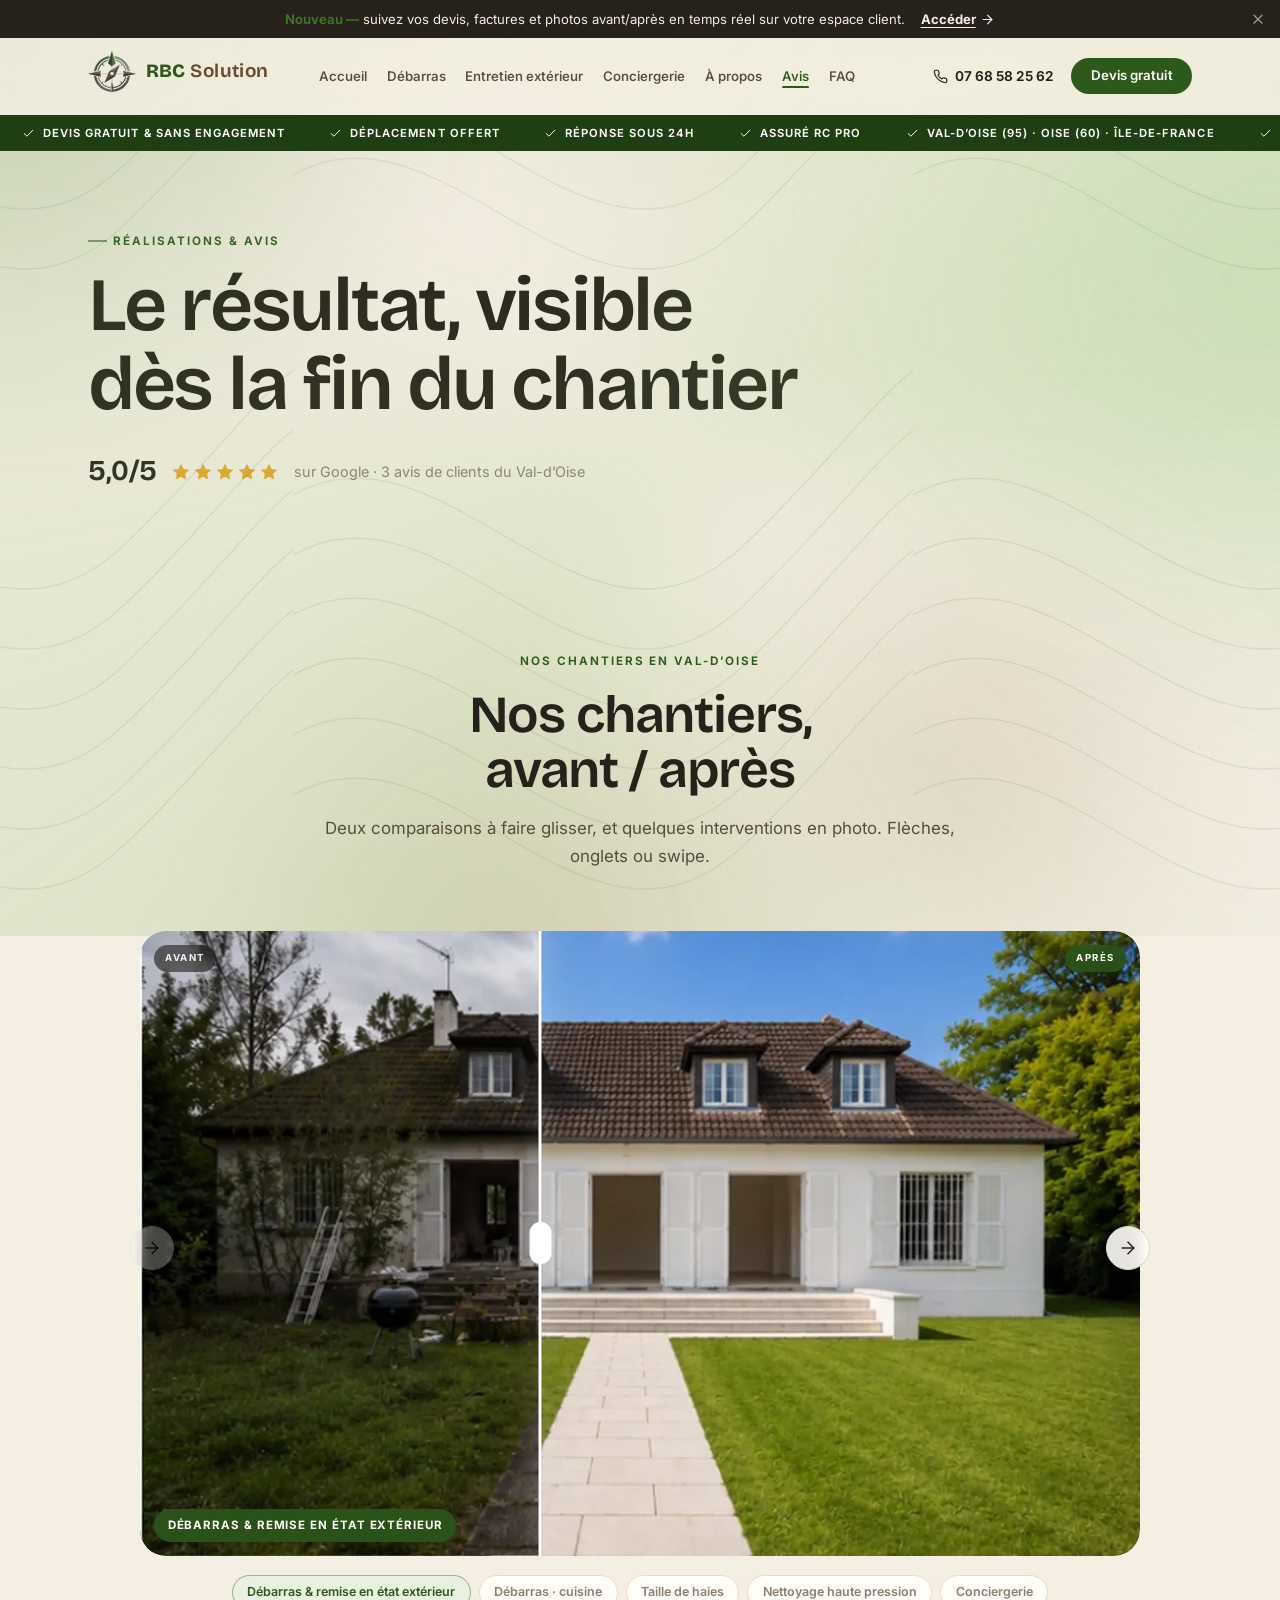
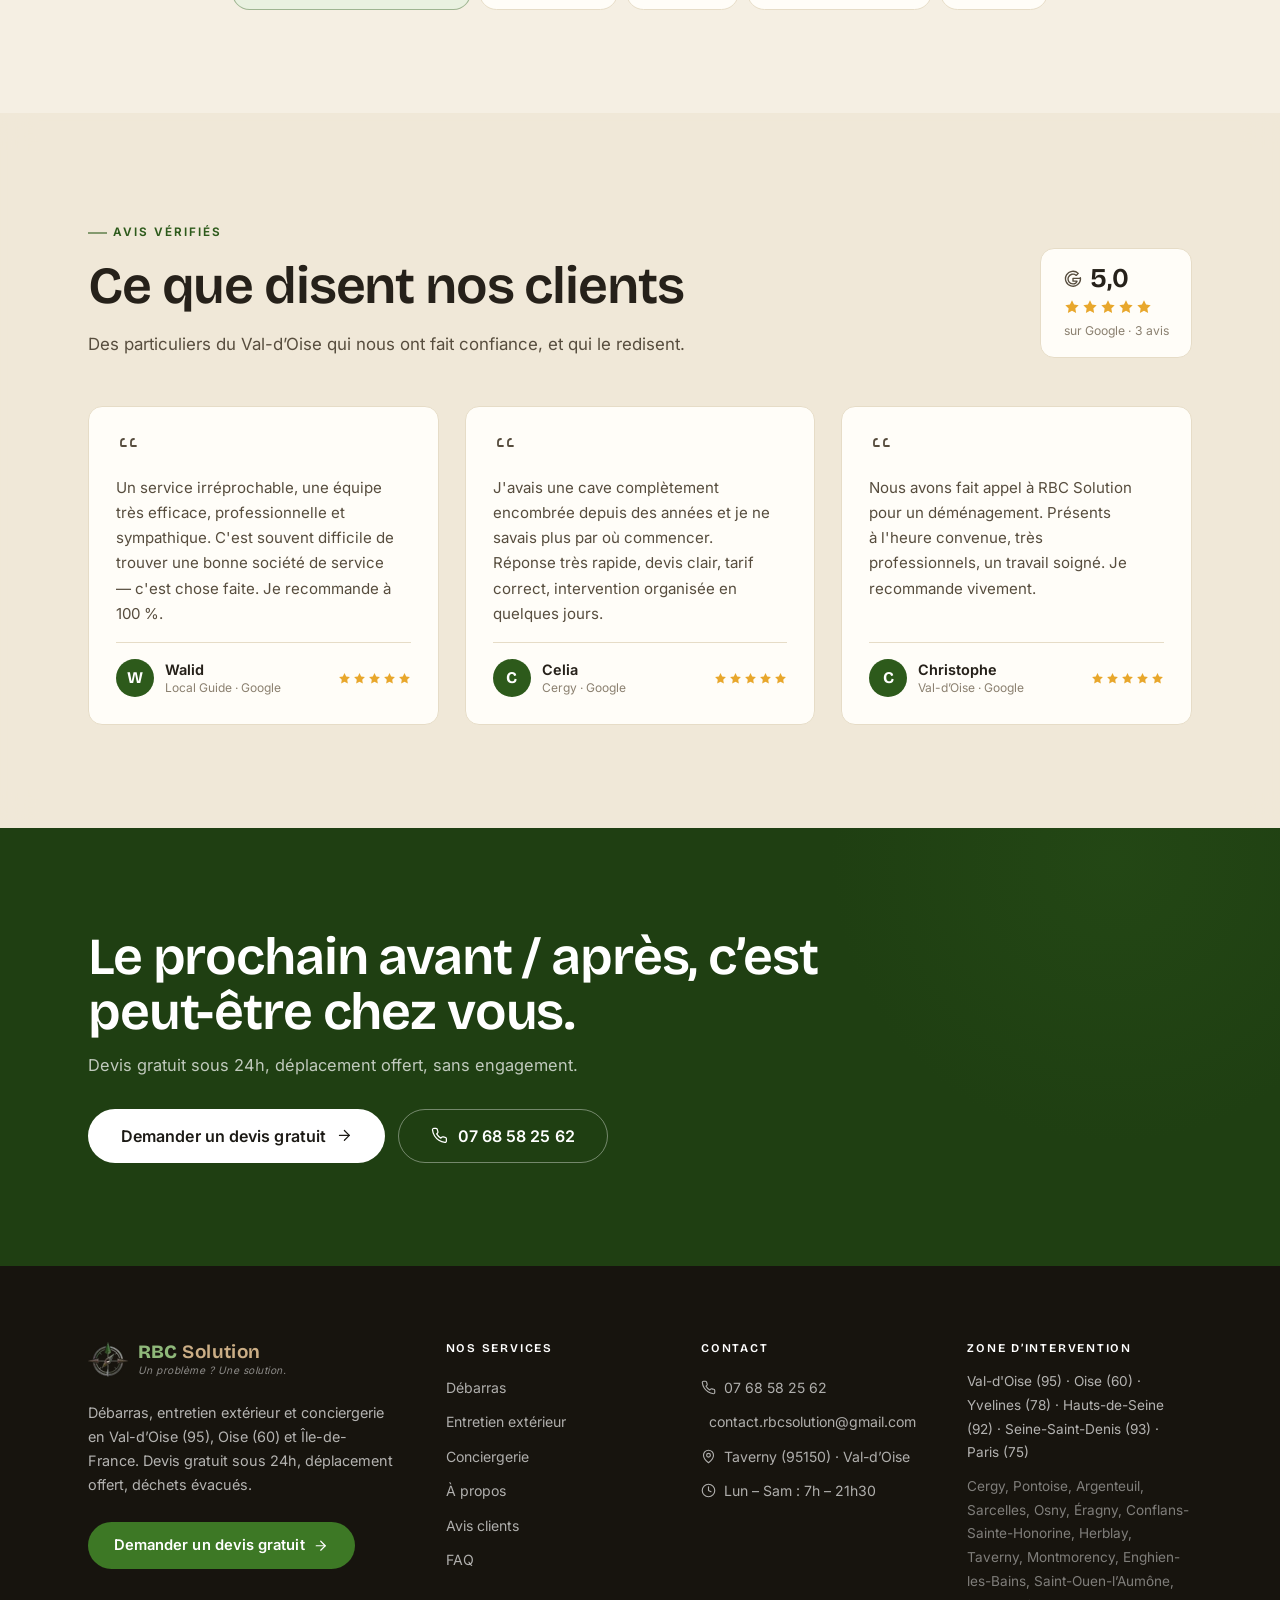
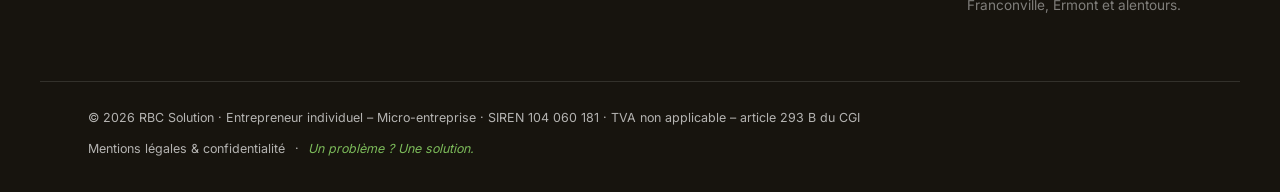
<file: avis/index.html>
<!DOCTYPE html><html lang="fr" data-world="default" data-astro-cid-5hce7sga> <head><meta charset="utf-8"><meta name="viewport" content="width=device-width, initial-scale=1"><title>Avis clients &amp; réalisations en Val-d’Oise · RBC Solution</title><meta name="description" content="Avis Google 5/5 et chantiers réalisés par RBC Solution en Val-d’Oise : débarras, remise en état, taille de haies et conciergerie. Glissez pour comparer l’avant / après."><link rel="canonical" href="https://rbcsolution.com/avis/"><link rel="icon" href="/favicon.svg" type="image/svg+xml"><meta name="theme-color" content="#2d5a1b"><meta name="author" content="RBC Solution"><meta name="robots" content="index, follow"><meta name="format-detection" content="telephone=no"><meta name="google-site-verification" content="ur7AYS-QiY8A2CvDFZ0sOP2IbIYApoEfcBPgpoQVrJE"><meta property="og:type" content="website"><meta property="og:site_name" content="RBC Solution"><meta property="og:title" content="Avis clients &#38; réalisations en Val-d’Oise · RBC Solution"><meta property="og:description" content="Avis Google 5/5 et chantiers réalisés par RBC Solution en Val-d’Oise : débarras, remise en état, taille de haies et conciergerie. Glissez pour comparer l’avant / après."><meta property="og:url" content="https://rbcsolution.com/avis/"><meta property="og:locale" content="fr_FR"><meta property="og:image" content="https://rbcsolution.com/og.jpg"><meta name="twitter:card" content="summary_large_image"><link rel="sitemap" href="/sitemap-index.xml"><script>
      document.documentElement.classList.add('js');
    </script><meta name="astro-view-transitions-enabled" content="true"><meta name="astro-view-transitions-fallback" content="animate"><script type="module" src="/_astro/ClientRouter.astro_astro_type_script_index_0_lang.CDGfc0hd.js"></script><script type="application/ld+json">{"@context":"https://schema.org","@type":"HomeAndConstructionBusiness","@id":"https://rbcsolution.com/#business","name":"RBC Solution","legalName":"Ruben Rebouço","description":"Débarras, entretien extérieur et conciergerie Airbnb en Val-d'Oise (95), Oise (60) et Île-de-France. Devis gratuit sous 24h, déplacement offert.","url":"https://rbcsolution.com","telephone":"+33768582562","email":"contact.rbcsolution@gmail.com","image":"https://rbcsolution.com/og.jpg","logo":"https://rbcsolution.com/favicon.svg","priceRange":"€€","slogan":"Un problème ? Une solution.","address":{"@type":"PostalAddress","streetAddress":"3 Rue des Fauvettes","postalCode":"95150","addressLocality":"Taverny","addressRegion":"Val-d'Oise","addressCountry":"FR"},"vatID":"TVA non applicable – article 293 B du CGI","identifier":[{"@type":"PropertyValue","name":"SIRET","value":"104 060 181 00013"},{"@type":"PropertyValue","name":"SIREN","value":"104 060 181"}],"openingHoursSpecification":{"@type":"OpeningHoursSpecification","dayOfWeek":["Monday","Tuesday","Wednesday","Thursday","Friday","Saturday"],"opens":"07:00","closes":"21:30"},"areaServed":[{"@type":"AdministrativeArea","name":"Val-d'Oise (95)"},{"@type":"AdministrativeArea","name":"Oise (60)"},{"@type":"AdministrativeArea","name":"Yvelines (78)"},{"@type":"AdministrativeArea","name":"Hauts-de-Seine (92)"},{"@type":"AdministrativeArea","name":"Seine-Saint-Denis (93)"},{"@type":"AdministrativeArea","name":"Paris (75)"},{"@type":"City","name":"Cergy"},{"@type":"City","name":"Pontoise"},{"@type":"City","name":"Argenteuil"},{"@type":"City","name":"Sarcelles"},{"@type":"City","name":"Osny"},{"@type":"City","name":"Éragny"},{"@type":"City","name":"Conflans-Sainte-Honorine"},{"@type":"City","name":"Herblay"},{"@type":"City","name":"Taverny"},{"@type":"City","name":"Montmorency"},{"@type":"City","name":"Enghien-les-Bains"},{"@type":"City","name":"Saint-Ouen-l’Aumône"},{"@type":"City","name":"Franconville"},{"@type":"City","name":"Ermont"},{"@type":"City","name":"Goussainville"},{"@type":"City","name":"Domont"},{"@type":"City","name":"Montigny-lès-Cormeilles"},{"@type":"City","name":"Beauchamp"},{"@type":"City","name":"Persan"},{"@type":"City","name":"Beaumont-sur-Oise"},{"@type":"City","name":"L’Isle-Adam"},{"@type":"City","name":"Chambly"},{"@type":"City","name":"Méru"},{"@type":"City","name":"Senlis"}],"aggregateRating":{"@type":"AggregateRating","ratingValue":"5.0","reviewCount":"3","bestRating":"5"},"review":[{"@type":"Review","reviewRating":{"@type":"Rating","ratingValue":"5","bestRating":"5"},"author":{"@type":"Person","name":"Walid"},"reviewBody":"Un service irréprochable, une équipe très efficace, professionnelle et sympathique. C'est souvent difficile de trouver une bonne société de service — c'est chose faite. Je recommande à 100 %."},{"@type":"Review","reviewRating":{"@type":"Rating","ratingValue":"5","bestRating":"5"},"author":{"@type":"Person","name":"Celia"},"reviewBody":"J'avais une cave complètement encombrée depuis des années et je ne savais plus par où commencer. Réponse très rapide, devis clair, tarif correct, intervention organisée en quelques jours."},{"@type":"Review","reviewRating":{"@type":"Rating","ratingValue":"5","bestRating":"5"},"author":{"@type":"Person","name":"Christophe"},"reviewBody":"Nous avons fait appel à RBC Solution pour un déménagement. Présents à l'heure convenue, très professionnels, un travail soigné. Je recommande vivement."}],"makesOffer":[{"@type":"Offer","itemOffered":{"@type":"Service","name":"Débarras de maison, appartement, cave et grenier"}},{"@type":"Offer","itemOffered":{"@type":"Service","name":"Débarras de succession et logements insalubres"}},{"@type":"Offer","itemOffered":{"@type":"Service","name":"Taille de haies et entretien des espaces verts"}},{"@type":"Offer","itemOffered":{"@type":"Service","name":"Tonte de pelouse et débroussaillage"}},{"@type":"Offer","itemOffered":{"@type":"Service","name":"Nettoyage haute pression de terrasses et façades"}},{"@type":"Offer","itemOffered":{"@type":"Service","name":"Conciergerie Airbnb et gestion locative courte durée"}}]}</script><script type="application/ld+json">{"@context":"https://schema.org","@type":"BreadcrumbList","itemListElement":[{"@type":"ListItem","position":1,"name":"Accueil","item":"https://rbcsolution.com/"},{"@type":"ListItem","position":2,"name":"Avis clients","item":"https://rbcsolution.com/avis/"}]}</script><link rel="stylesheet" href="/_astro/a-propos.D8CaY2jR.css">
<style>.stars[data-astro-cid-tmd6rnhz]{display:inline-flex;gap:2px}.stars[data-astro-cid-tmd6rnhz] svg[data-astro-cid-tmd6rnhz]{fill:color-mix(in srgb,var(--ink-mute) 40%,transparent)}.stars[data-astro-cid-tmd6rnhz] svg[data-astro-cid-tmd6rnhz].on{fill:var(--star, #e8a72c)}[data-astro-cid-tmd6rnhz][data-world=conciergerie] .stars[data-astro-cid-tmd6rnhz] svg[data-astro-cid-tmd6rnhz].on{fill:var(--accent)}.rv[data-astro-cid-bgwftent]{position:relative;z-index:1}.rv__top[data-astro-cid-bgwftent]{display:flex;flex-wrap:wrap;align-items:flex-end;justify-content:space-between;gap:1.5rem;margin-bottom:clamp(2rem,4vw,3rem)}.rv__badge[data-astro-cid-bgwftent]{display:flex;flex-direction:column;gap:.4rem;padding:1rem 1.4rem;border:1px solid var(--line);border-radius:var(--r);background:var(--surface)}.rv__badge-head[data-astro-cid-bgwftent]{display:flex;align-items:center;gap:.5rem}.rv__badge-head[data-astro-cid-bgwftent] svg[data-astro-cid-bgwftent]{color:var(--ink-mute)}.rv__badge[data-astro-cid-bgwftent] strong[data-astro-cid-bgwftent]{font-family:var(--font-display);font-size:1.7rem;color:var(--ink);line-height:1}.rv__badge[data-astro-cid-bgwftent] span[data-astro-cid-bgwftent]{font-size:.76rem;color:var(--ink-mute)}.rv__grid[data-astro-cid-bgwftent]{display:grid;grid-template-columns:repeat(auto-fit,minmax(min(100%,280px),1fr));gap:clamp(1rem,2.5vw,1.6rem)}.rv__card[data-astro-cid-bgwftent]{position:relative;margin:0;background:var(--surface);border:1px solid var(--line);border-radius:var(--r);padding:1.7rem;display:flex;flex-direction:column;gap:1rem;transition:transform var(--t),box-shadow var(--t)}.rv__card[data-astro-cid-bgwftent]:hover{transform:translateY(-4px);box-shadow:var(--shadow)}.rv__mark[data-astro-cid-bgwftent]{color:var(--accent);opacity:.5}.rv__card[data-astro-cid-bgwftent] p[data-astro-cid-bgwftent]{font-size:.94rem;line-height:1.68;color:var(--ink-soft);flex:1}.rv__card[data-astro-cid-bgwftent] footer[data-astro-cid-bgwftent]{display:grid;grid-template-columns:auto 1fr auto;align-items:center;gap:.7rem;padding-top:1rem;border-top:1px solid var(--line)}.rv__avatar[data-astro-cid-bgwftent]{width:38px;height:38px;border-radius:50%;display:grid;place-items:center;background:var(--accent);color:var(--accent-ink);font-weight:700;font-family:var(--font-display)}.rv__who[data-astro-cid-bgwftent]{display:flex;flex-direction:column;line-height:1.3}.rv__who[data-astro-cid-bgwftent] strong[data-astro-cid-bgwftent]{color:var(--ink);font-size:.9rem}.rv__who[data-astro-cid-bgwftent] span[data-astro-cid-bgwftent]{font-size:.75rem;color:var(--ink-mute)}
.ctab[data-astro-cid-kokrr3jq]{position:relative;z-index:1;background:var(--accent-deep);color:#ffffffc7;overflow:hidden}[data-astro-cid-kokrr3jq][data-world=conciergerie] .ctab[data-astro-cid-kokrr3jq]{background:#14130f;border-block:1px solid var(--line)}.ctab[data-astro-cid-kokrr3jq]:after{content:"";position:absolute;right:-10%;top:-60%;width:46vw;height:46vw;border-radius:50%;background:radial-gradient(circle,color-mix(in srgb,var(--accent) 30%,transparent),transparent 68%);pointer-events:none}.ctab__inner[data-astro-cid-kokrr3jq]{position:relative;display:flex;flex-wrap:wrap;align-items:center;justify-content:space-between;gap:1.8rem}.ctab__inner[data-astro-cid-kokrr3jq] h2[data-astro-cid-kokrr3jq]{max-width:22ch;color:#fff;text-wrap:pretty}.ctab__inner[data-astro-cid-kokrr3jq] p[data-astro-cid-kokrr3jq]{margin-top:.75rem;color:#ffffffb8}[data-astro-cid-kokrr3jq][data-world=conciergerie] .ctab__inner[data-astro-cid-kokrr3jq] h2[data-astro-cid-kokrr3jq]{color:var(--ink)}
.bag[data-astro-cid-72ehudyx]{position:relative;max-width:1000px;margin-inline:auto}.bag__viewport[data-astro-cid-72ehudyx]{display:flex;gap:1rem;overflow-x:auto;scroll-snap-type:x mandatory;scrollbar-width:none;-ms-overflow-style:none;border-radius:var(--r-lg)}.bag__viewport[data-astro-cid-72ehudyx]::-webkit-scrollbar{display:none}.bag__slide[data-astro-cid-72ehudyx]{position:relative;flex:0 0 100%;scroll-snap-align:start}.bag__photo[data-astro-cid-72ehudyx]{margin:0;border-radius:var(--r-lg);overflow:hidden;box-shadow:var(--shadow-lg);aspect-ratio:var(--bag-ratio, 16 / 11);background:var(--surface-2)}.bag__photo[data-astro-cid-72ehudyx] img[data-astro-cid-72ehudyx]{width:100%;height:100%;object-fit:cover}.bag__photo[data-astro-cid-72ehudyx] figcaption[data-astro-cid-72ehudyx]{position:absolute;left:0;right:0;bottom:0;padding:1.6rem 1.2rem 1rem;font-size:.85rem;color:#fff;background:linear-gradient(transparent,#0f0c08b8)}.bag__label[data-astro-cid-72ehudyx]{position:absolute;left:14px;bottom:14px;z-index:5;padding:.4rem .85rem;border-radius:var(--r-pill);background:color-mix(in srgb,var(--accent) 90%,black 4%);color:#fff;font-size:.72rem;font-weight:700;letter-spacing:.08em;text-transform:uppercase;pointer-events:none}.bag__slide[data-astro-cid-72ehudyx]:has(.bag__photo) .bag__label[data-astro-cid-72ehudyx]{top:14px;bottom:auto}.bag__nav[data-astro-cid-72ehudyx]{position:absolute;top:calc(50% - 1.4rem);transform:translateY(-50%);z-index:6;display:grid;place-items:center;width:44px;height:44px;border-radius:50%;border:1px solid var(--line);background:color-mix(in srgb,var(--surface) 90%,transparent);backdrop-filter:blur(6px);color:var(--ink);cursor:pointer;transition:background var(--t),transform var(--t),opacity var(--t)}.bag__nav[data-astro-cid-72ehudyx]:hover{background:var(--accent);color:var(--accent-ink)}.bag__nav[data-astro-cid-72ehudyx]:disabled{opacity:.3;pointer-events:none}.bag__nav--prev[data-astro-cid-72ehudyx]{left:-10px}.bag__nav--prev[data-astro-cid-72ehudyx] svg[data-astro-cid-72ehudyx]{transform:rotate(180deg)}.bag__nav--next[data-astro-cid-72ehudyx]{right:-10px}@media(max-width:1080px){.bag__nav--prev[data-astro-cid-72ehudyx]{left:8px}.bag__nav--next[data-astro-cid-72ehudyx]{right:8px}}.bag__dots[data-astro-cid-72ehudyx]{display:flex;flex-wrap:wrap;justify-content:center;gap:.5rem;margin-top:1.2rem}.bag__dot[data-astro-cid-72ehudyx]{padding:.4rem .9rem;border-radius:var(--r-pill);border:1px solid var(--line);background:var(--surface);color:var(--ink-mute);font-size:.78rem;font-weight:600;cursor:pointer;transition:border-color var(--t),color var(--t),background var(--t)}.bag__dot[data-astro-cid-72ehudyx]:hover{color:var(--ink);border-color:var(--line-strong)}.bag__dot[data-astro-cid-72ehudyx][aria-selected=true]{background:var(--accent-soft);border-color:color-mix(in srgb,var(--accent) 40%,transparent);color:var(--accent)}[data-astro-cid-72ehudyx][data-world=conciergerie] .bag__dot[data-astro-cid-72ehudyx][aria-selected=true]{color:var(--accent-2)}.av-hero[data-astro-cid-x7e65jhj]{padding-block:clamp(2.5rem,6vw,4.5rem) clamp(2rem,4vw,3rem)}.av-hero[data-astro-cid-x7e65jhj] h1[data-astro-cid-x7e65jhj]{margin:.9rem 0 1.4rem;max-width:18ch}.av-rating[data-astro-cid-x7e65jhj]{display:flex;align-items:center;flex-wrap:wrap;gap:.6rem .9rem}.av-rating[data-astro-cid-x7e65jhj] strong[data-astro-cid-x7e65jhj]{font-family:var(--font-display);font-size:1.8rem;color:var(--ink)}.av-rating[data-astro-cid-x7e65jhj] span[data-astro-cid-x7e65jhj]{font-size:.9rem;color:var(--ink-mute)}
.ba[data-astro-cid-fztqauyw]{margin:0}.ba__stage[data-astro-cid-fztqauyw]{position:relative;border-radius:var(--r-lg);overflow:hidden;box-shadow:var(--shadow-lg);aspect-ratio:var(--ba-ratio, 4 / 3);background:var(--surface-2);isolation:isolate}.ba__img[data-astro-cid-fztqauyw]{position:absolute;inset:0;width:100%;height:100%;object-fit:cover;user-select:none;-webkit-user-drag:none}.ba__after[data-astro-cid-fztqauyw]{position:absolute;inset:0;will-change:clip-path;transition:clip-path .35s var(--ease)}.ba__range[data-astro-cid-fztqauyw]:active~.ba__after[data-astro-cid-fztqauyw],.ba__stage[data-astro-cid-fztqauyw]:has(.ba__range:active) .ba__after[data-astro-cid-fztqauyw]{transition:none}.ba__tag[data-astro-cid-fztqauyw]{position:absolute;top:14px;z-index:3;font-size:.6rem;font-weight:700;letter-spacing:.16em;text-transform:uppercase;padding:.35rem .7rem;border-radius:var(--r-pill);backdrop-filter:blur(4px)}.ba__tag--before[data-astro-cid-fztqauyw]{left:14px;background:#140f0a8c;color:#ffffffeb}.ba__tag--after[data-astro-cid-fztqauyw]{right:14px;background:color-mix(in srgb,var(--accent) 85%,black 5%);color:#fff}.ba__range[data-astro-cid-fztqauyw]{position:absolute;inset:0;width:100%;height:100%;margin:0;opacity:0;cursor:ew-resize;z-index:4}.ba__handle[data-astro-cid-fztqauyw]{position:absolute;top:0;bottom:0;left:50%;width:3px;transform:translate(-50%);background:#fff;box-shadow:0 0 0 1px #00000014,0 0 20px #ffffff80;z-index:3;pointer-events:none;display:flex;align-items:center;justify-content:center;transition:left .35s var(--ease)}.ba__handle[data-astro-cid-fztqauyw] svg[data-astro-cid-fztqauyw]{position:absolute;width:42px;height:42px;padding:11px;background:#fff;color:var(--accent);border-radius:var(--r-pill);box-shadow:var(--shadow)}figcaption[data-astro-cid-fztqauyw]{margin-top:.9rem;font-size:.85rem;color:var(--ink-mute);text-align:center}
:where([data-astro-image]){object-fit:var(--fit);object-position:var(--pos);height:auto}:where([data-astro-image=full-width]){width:100%}:where([data-astro-image=constrained]){max-width:100%}
</style></head> <body data-world="default" data-astro-cid-5hce7sga> <a href="#main" class="skip-link" data-astro-cid-5hce7sga>Aller au contenu</a> <div class="aura" aria-hidden="true" data-aura> <div class="aura__field aura__field--1"></div> <div class="aura__field aura__field--2"></div> <div class="aura__field aura__field--3"></div> <div class="aura__field aura__field--4"></div> <div class="aura__sheen"></div> <div class="aura__contours"></div> <div class="aura__glow"></div> <div class="aura__grain"></div> </div> <script>
  (() => {
    const aura = document.querySelector('[data-aura]');
    if (!aura) return;

    const reduce = window.matchMedia('(prefers-reduced-motion: reduce)').matches;

    // pause animations when the tab is hidden
    const setPlay = () => {
      const s = document.hidden ? 'paused' : 'running';
      aura.querySelectorAll('*').forEach((el) => (el.style.animationPlayState = s));
    };
    document.addEventListener('visibilitychange', setPlay);
    setPlay();

    // gentle scroll parallax (desktop, motion allowed only)
    if (!reduce && window.matchMedia('(min-width: 760px)').matches) {
      let ticking = false;
      const onScroll = () => {
        if (ticking) return;
        ticking = true;
        requestAnimationFrame(() => {
          aura.style.setProperty('--aura-shift', (window.scrollY * -0.045).toFixed(1) + 'px');
          ticking = false;
        });
      };
      window.addEventListener('scroll', onScroll, { passive: true });
      onScroll();
    }
  })();
</script> <aside class="appbar" data-appbar hidden data-astro-cid-oxktbjjb> <p data-astro-cid-oxktbjjb> <strong data-astro-cid-oxktbjjb>Nouveau —</strong> suivez vos devis, factures et photos avant/après en
    temps réel sur votre espace client.
</p> <a href="https://app.rbcsolution.com" class="appbar__cta" data-astro-cid-oxktbjjb>Accéder <svg xmlns="http://www.w3.org/2000/svg" width="15" height="15" viewBox="0 0 24 24" fill="none" stroke="currentColor" stroke-width="1.8" stroke-linecap="round" stroke-linejoin="round" aria-hidden="true"><line x1="5" y1="12" x2="19" y2="12"/><polyline points="12 5 19 12 12 19"/></svg></a> <button type="button" class="appbar__close" aria-label="Fermer" data-appbar-close data-astro-cid-oxktbjjb> <svg xmlns="http://www.w3.org/2000/svg" width="16" height="16" viewBox="0 0 24 24" fill="none" stroke="currentColor" stroke-width="1.8" stroke-linecap="round" stroke-linejoin="round" aria-hidden="true"><line x1="18" y1="6" x2="6" y2="18"/><line x1="6" y1="6" x2="18" y2="18"/></svg> </button> </aside> <script type="module">const a="rbc_appbar_dismissed_v1",e=document.querySelector("[data-appbar]");if(e){let t=!1;try{t=localStorage.getItem(a)==="1"}catch{}t||(e.hidden=!1),e.querySelector("[data-appbar-close]")?.addEventListener("click",()=>{e.hidden=!0;try{localStorage.setItem(a,"1")}catch{}})}</script>  <header data-header data-world="default" class="hdr" data-astro-cid-3ef6ksr2> <div class="container hdr__bar" data-astro-cid-3ef6ksr2> <a href="/" class="hdr__brand" aria-label="RBC Solution — accueil" data-astro-cid-3ef6ksr2> <span class="logo logo--wm" data-astro-cid-tvrurpns> <img src="/_astro/logo-mark.DwTe5O53_Z1f4T3z.webp" alt loading="eager" data-astro-cid-tvrurpns="true" decoding="async" fetchpriority="auto" width="48" height="42" class="logo__mark"> <span class="logo__wm" data-astro-cid-tvrurpns> <span class="logo__name" data-astro-cid-tvrurpns><b class="logo__rbc" data-astro-cid-tvrurpns>RBC</b><span class="logo__sol" data-astro-cid-tvrurpns>Solution</span></span> <span class="logo__tag" data-astro-cid-tvrurpns>Un problème ? Une solution.</span> </span> </span>  </a> <nav class="hdr__nav" aria-label="Navigation principale" data-astro-cid-3ef6ksr2> <a href="/" class="hdr__link" data-astro-cid-3ef6ksr2> <span data-astro-cid-3ef6ksr2>Accueil</span> </a><a href="/debarras/" class="hdr__link" data-astro-cid-3ef6ksr2> <span data-astro-cid-3ef6ksr2>Débarras</span> </a><a href="/entretien-exterieur/" class="hdr__link" data-astro-cid-3ef6ksr2> <span data-astro-cid-3ef6ksr2>Entretien extérieur</span> </a><a href="/conciergerie/" class="hdr__link" data-astro-cid-3ef6ksr2> <span data-astro-cid-3ef6ksr2>Conciergerie</span> </a><a href="/a-propos/" class="hdr__link" data-astro-cid-3ef6ksr2> <span data-astro-cid-3ef6ksr2>À propos</span> </a><a href="/avis/" class="hdr__link active" data-astro-cid-3ef6ksr2> <span data-astro-cid-3ef6ksr2>Avis</span> </a><a href="/faq/" class="hdr__link" data-astro-cid-3ef6ksr2> <span data-astro-cid-3ef6ksr2>FAQ</span> </a> </nav> <div class="hdr__actions" data-astro-cid-3ef6ksr2> <a href="tel:+33768582562" class="hdr__tel" data-astro-cid-3ef6ksr2> <svg xmlns="http://www.w3.org/2000/svg" width="15" height="15" viewBox="0 0 24 24" fill="none" stroke="currentColor" stroke-width="1.8" stroke-linecap="round" stroke-linejoin="round" aria-hidden="true"><path d="M22 16.92v3a2 2 0 0 1-2.18 2 19.79 19.79 0 0 1-8.63-3.07 19.5 19.5 0 0 1-6-6 19.79 19.79 0 0 1-3.07-8.67A2 2 0 0 1 4.11 2h3a2 2 0 0 1 2 1.72c.13.96.36 1.9.7 2.81a2 2 0 0 1-.45 2.11L8.09 9.91a16 16 0 0 0 6 6l1.27-1.27a2 2 0 0 1 2.11-.45c.9.34 1.85.57 2.81.7A2 2 0 0 1 22 16.92z"/></svg> <span data-astro-cid-3ef6ksr2>07 68 58 25 62</span> </a> <a href="/contact/" class="btn hdr__devis" data-astro-cid-3ef6ksr2>Devis gratuit</a> <button type="button" class="hdr__burger" aria-label="Ouvrir le menu" aria-expanded="false" aria-controls="mobile-nav" data-burger data-astro-cid-3ef6ksr2> <span data-astro-cid-3ef6ksr2></span><span data-astro-cid-3ef6ksr2></span><span data-astro-cid-3ef6ksr2></span> </button> </div> </div> <div class="hdr__panel" id="mobile-nav" data-panel hidden data-astro-cid-3ef6ksr2> <nav aria-label="Navigation mobile" data-astro-cid-3ef6ksr2> <a href="/" class="hdr__mlink" data-astro-cid-3ef6ksr2> Accueil <svg xmlns="http://www.w3.org/2000/svg" width="16" height="16" viewBox="0 0 24 24" fill="none" stroke="currentColor" stroke-width="1.8" stroke-linecap="round" stroke-linejoin="round" aria-hidden="true"><line x1="5" y1="12" x2="19" y2="12"/><polyline points="12 5 19 12 12 19"/></svg> </a><a href="/debarras/" class="hdr__mlink" data-astro-cid-3ef6ksr2> Débarras <svg xmlns="http://www.w3.org/2000/svg" width="16" height="16" viewBox="0 0 24 24" fill="none" stroke="currentColor" stroke-width="1.8" stroke-linecap="round" stroke-linejoin="round" aria-hidden="true"><line x1="5" y1="12" x2="19" y2="12"/><polyline points="12 5 19 12 12 19"/></svg> </a><a href="/entretien-exterieur/" class="hdr__mlink" data-astro-cid-3ef6ksr2> Entretien extérieur <svg xmlns="http://www.w3.org/2000/svg" width="16" height="16" viewBox="0 0 24 24" fill="none" stroke="currentColor" stroke-width="1.8" stroke-linecap="round" stroke-linejoin="round" aria-hidden="true"><line x1="5" y1="12" x2="19" y2="12"/><polyline points="12 5 19 12 12 19"/></svg> </a><a href="/conciergerie/" class="hdr__mlink" data-astro-cid-3ef6ksr2> Conciergerie <svg xmlns="http://www.w3.org/2000/svg" width="16" height="16" viewBox="0 0 24 24" fill="none" stroke="currentColor" stroke-width="1.8" stroke-linecap="round" stroke-linejoin="round" aria-hidden="true"><line x1="5" y1="12" x2="19" y2="12"/><polyline points="12 5 19 12 12 19"/></svg> </a><a href="/a-propos/" class="hdr__mlink" data-astro-cid-3ef6ksr2> À propos <svg xmlns="http://www.w3.org/2000/svg" width="16" height="16" viewBox="0 0 24 24" fill="none" stroke="currentColor" stroke-width="1.8" stroke-linecap="round" stroke-linejoin="round" aria-hidden="true"><line x1="5" y1="12" x2="19" y2="12"/><polyline points="12 5 19 12 12 19"/></svg> </a><a href="/avis/" class="hdr__mlink active" data-astro-cid-3ef6ksr2> Avis <svg xmlns="http://www.w3.org/2000/svg" width="16" height="16" viewBox="0 0 24 24" fill="none" stroke="currentColor" stroke-width="1.8" stroke-linecap="round" stroke-linejoin="round" aria-hidden="true"><line x1="5" y1="12" x2="19" y2="12"/><polyline points="12 5 19 12 12 19"/></svg> </a><a href="/faq/" class="hdr__mlink" data-astro-cid-3ef6ksr2> FAQ <svg xmlns="http://www.w3.org/2000/svg" width="16" height="16" viewBox="0 0 24 24" fill="none" stroke="currentColor" stroke-width="1.8" stroke-linecap="round" stroke-linejoin="round" aria-hidden="true"><line x1="5" y1="12" x2="19" y2="12"/><polyline points="12 5 19 12 12 19"/></svg> </a> </nav> <div class="hdr__mcta" data-astro-cid-3ef6ksr2> <a href="tel:+33768582562" class="btn btn--ghost btn--lg" data-astro-cid-3ef6ksr2> <svg xmlns="http://www.w3.org/2000/svg" width="18" height="18" viewBox="0 0 24 24" fill="none" stroke="currentColor" stroke-width="1.8" stroke-linecap="round" stroke-linejoin="round" aria-hidden="true"><path d="M22 16.92v3a2 2 0 0 1-2.18 2 19.79 19.79 0 0 1-8.63-3.07 19.5 19.5 0 0 1-6-6 19.79 19.79 0 0 1-3.07-8.67A2 2 0 0 1 4.11 2h3a2 2 0 0 1 2 1.72c.13.96.36 1.9.7 2.81a2 2 0 0 1-.45 2.11L8.09 9.91a16 16 0 0 0 6 6l1.27-1.27a2 2 0 0 1 2.11-.45c.9.34 1.85.57 2.81.7A2 2 0 0 1 22 16.92z"/></svg> Appeler
</a> <a href="/contact/" class="btn btn--lg" data-astro-cid-3ef6ksr2>Devis gratuit</a> </div> </div> </header> <script type="module">function a(){const i=document.querySelector("[data-header]"),e=document.querySelector("[data-burger]"),t=document.querySelector("[data-panel]");if(!e||!t||e._wired)return;e._wired=!0;const d=r=>{const n=r??t.hasAttribute("hidden");n?t.removeAttribute("hidden"):t.setAttribute("hidden",""),e.setAttribute("aria-expanded",String(n)),e.setAttribute("aria-label",n?"Fermer le menu":"Ouvrir le menu"),i?.classList.toggle("menu-open",n),document.body.style.overflow=n?"hidden":""};e.addEventListener("click",()=>d()),t.querySelectorAll("a").forEach(r=>r.addEventListener("click",()=>d(!1))),window.addEventListener("keydown",r=>{r.key==="Escape"&&d(!1)})}a();document.addEventListener("astro:after-swap",a);</script>  <aside class="ribbon" aria-label="Nos engagements" data-astro-cid-qsz6iejd> <div class="ribbon__track" aria-hidden="true" data-astro-cid-qsz6iejd> <ul class="ribbon__run" data-astro-cid-qsz6iejd> <li data-astro-cid-qsz6iejd><svg xmlns="http://www.w3.org/2000/svg" width="13" height="13" viewBox="0 0 24 24" fill="none" stroke="currentColor" stroke-width="1.8" stroke-linecap="round" stroke-linejoin="round" aria-hidden="true"><polyline points="20 6 9 17 4 12"/></svg>Devis gratuit &amp; sans engagement</li><li data-astro-cid-qsz6iejd><svg xmlns="http://www.w3.org/2000/svg" width="13" height="13" viewBox="0 0 24 24" fill="none" stroke="currentColor" stroke-width="1.8" stroke-linecap="round" stroke-linejoin="round" aria-hidden="true"><polyline points="20 6 9 17 4 12"/></svg>Déplacement offert</li><li data-astro-cid-qsz6iejd><svg xmlns="http://www.w3.org/2000/svg" width="13" height="13" viewBox="0 0 24 24" fill="none" stroke="currentColor" stroke-width="1.8" stroke-linecap="round" stroke-linejoin="round" aria-hidden="true"><polyline points="20 6 9 17 4 12"/></svg>Réponse sous 24h</li><li data-astro-cid-qsz6iejd><svg xmlns="http://www.w3.org/2000/svg" width="13" height="13" viewBox="0 0 24 24" fill="none" stroke="currentColor" stroke-width="1.8" stroke-linecap="round" stroke-linejoin="round" aria-hidden="true"><polyline points="20 6 9 17 4 12"/></svg>Assuré RC Pro</li><li data-astro-cid-qsz6iejd><svg xmlns="http://www.w3.org/2000/svg" width="13" height="13" viewBox="0 0 24 24" fill="none" stroke="currentColor" stroke-width="1.8" stroke-linecap="round" stroke-linejoin="round" aria-hidden="true"><polyline points="20 6 9 17 4 12"/></svg>Val-d’Oise (95) · Oise (60) · Île-de-France</li> </ul><ul class="ribbon__run" data-astro-cid-qsz6iejd> <li data-astro-cid-qsz6iejd><svg xmlns="http://www.w3.org/2000/svg" width="13" height="13" viewBox="0 0 24 24" fill="none" stroke="currentColor" stroke-width="1.8" stroke-linecap="round" stroke-linejoin="round" aria-hidden="true"><polyline points="20 6 9 17 4 12"/></svg>Devis gratuit &amp; sans engagement</li><li data-astro-cid-qsz6iejd><svg xmlns="http://www.w3.org/2000/svg" width="13" height="13" viewBox="0 0 24 24" fill="none" stroke="currentColor" stroke-width="1.8" stroke-linecap="round" stroke-linejoin="round" aria-hidden="true"><polyline points="20 6 9 17 4 12"/></svg>Déplacement offert</li><li data-astro-cid-qsz6iejd><svg xmlns="http://www.w3.org/2000/svg" width="13" height="13" viewBox="0 0 24 24" fill="none" stroke="currentColor" stroke-width="1.8" stroke-linecap="round" stroke-linejoin="round" aria-hidden="true"><polyline points="20 6 9 17 4 12"/></svg>Réponse sous 24h</li><li data-astro-cid-qsz6iejd><svg xmlns="http://www.w3.org/2000/svg" width="13" height="13" viewBox="0 0 24 24" fill="none" stroke="currentColor" stroke-width="1.8" stroke-linecap="round" stroke-linejoin="round" aria-hidden="true"><polyline points="20 6 9 17 4 12"/></svg>Assuré RC Pro</li><li data-astro-cid-qsz6iejd><svg xmlns="http://www.w3.org/2000/svg" width="13" height="13" viewBox="0 0 24 24" fill="none" stroke="currentColor" stroke-width="1.8" stroke-linecap="round" stroke-linejoin="round" aria-hidden="true"><polyline points="20 6 9 17 4 12"/></svg>Val-d’Oise (95) · Oise (60) · Île-de-France</li> </ul><ul class="ribbon__run" data-astro-cid-qsz6iejd> <li data-astro-cid-qsz6iejd><svg xmlns="http://www.w3.org/2000/svg" width="13" height="13" viewBox="0 0 24 24" fill="none" stroke="currentColor" stroke-width="1.8" stroke-linecap="round" stroke-linejoin="round" aria-hidden="true"><polyline points="20 6 9 17 4 12"/></svg>Devis gratuit &amp; sans engagement</li><li data-astro-cid-qsz6iejd><svg xmlns="http://www.w3.org/2000/svg" width="13" height="13" viewBox="0 0 24 24" fill="none" stroke="currentColor" stroke-width="1.8" stroke-linecap="round" stroke-linejoin="round" aria-hidden="true"><polyline points="20 6 9 17 4 12"/></svg>Déplacement offert</li><li data-astro-cid-qsz6iejd><svg xmlns="http://www.w3.org/2000/svg" width="13" height="13" viewBox="0 0 24 24" fill="none" stroke="currentColor" stroke-width="1.8" stroke-linecap="round" stroke-linejoin="round" aria-hidden="true"><polyline points="20 6 9 17 4 12"/></svg>Réponse sous 24h</li><li data-astro-cid-qsz6iejd><svg xmlns="http://www.w3.org/2000/svg" width="13" height="13" viewBox="0 0 24 24" fill="none" stroke="currentColor" stroke-width="1.8" stroke-linecap="round" stroke-linejoin="round" aria-hidden="true"><polyline points="20 6 9 17 4 12"/></svg>Assuré RC Pro</li><li data-astro-cid-qsz6iejd><svg xmlns="http://www.w3.org/2000/svg" width="13" height="13" viewBox="0 0 24 24" fill="none" stroke="currentColor" stroke-width="1.8" stroke-linecap="round" stroke-linejoin="round" aria-hidden="true"><polyline points="20 6 9 17 4 12"/></svg>Val-d’Oise (95) · Oise (60) · Île-de-France</li> </ul> </div> <ul class="sr-only" data-astro-cid-qsz6iejd> <li data-astro-cid-qsz6iejd>Devis gratuit &amp; sans engagement</li><li data-astro-cid-qsz6iejd>Déplacement offert</li><li data-astro-cid-qsz6iejd>Réponse sous 24h</li><li data-astro-cid-qsz6iejd>Assuré RC Pro</li> </ul> </aside>  <main id="main" data-astro-cid-5hce7sga>  <section class="av-hero" data-astro-cid-x7e65jhj> <div class="container" data-astro-cid-x7e65jhj> <span class="eyebrow reveal-fade" data-astro-cid-x7e65jhj>Réalisations &amp; avis</span> <h1 class="reveal-fade" style="--reveal-delay:80ms" data-astro-cid-x7e65jhj>Le résultat, visible dès la fin du chantier</h1> <div class="av-rating reveal-fade" style="--reveal-delay:180ms" data-astro-cid-x7e65jhj> <strong class="tabnum" data-astro-cid-x7e65jhj>5,0/5</strong> <span class="stars" role="img" aria-label="5 étoiles sur 5" style="--s:20px" data-astro-cid-tmd6rnhz> <svg viewBox="0 0 24 24" width="20" height="20" aria-hidden="true" class="on" data-astro-cid-tmd6rnhz> <polygon points="12 2 15.09 8.26 22 9.27 17 14.14 18.18 21.02 12 17.77 5.82 21.02 7 14.14 2 9.27 8.91 8.26 12 2" data-astro-cid-tmd6rnhz></polygon> </svg><svg viewBox="0 0 24 24" width="20" height="20" aria-hidden="true" class="on" data-astro-cid-tmd6rnhz> <polygon points="12 2 15.09 8.26 22 9.27 17 14.14 18.18 21.02 12 17.77 5.82 21.02 7 14.14 2 9.27 8.91 8.26 12 2" data-astro-cid-tmd6rnhz></polygon> </svg><svg viewBox="0 0 24 24" width="20" height="20" aria-hidden="true" class="on" data-astro-cid-tmd6rnhz> <polygon points="12 2 15.09 8.26 22 9.27 17 14.14 18.18 21.02 12 17.77 5.82 21.02 7 14.14 2 9.27 8.91 8.26 12 2" data-astro-cid-tmd6rnhz></polygon> </svg><svg viewBox="0 0 24 24" width="20" height="20" aria-hidden="true" class="on" data-astro-cid-tmd6rnhz> <polygon points="12 2 15.09 8.26 22 9.27 17 14.14 18.18 21.02 12 17.77 5.82 21.02 7 14.14 2 9.27 8.91 8.26 12 2" data-astro-cid-tmd6rnhz></polygon> </svg><svg viewBox="0 0 24 24" width="20" height="20" aria-hidden="true" class="on" data-astro-cid-tmd6rnhz> <polygon points="12 2 15.09 8.26 22 9.27 17 14.14 18.18 21.02 12 17.77 5.82 21.02 7 14.14 2 9.27 8.91 8.26 12 2" data-astro-cid-tmd6rnhz></polygon> </svg> </span>  <span data-astro-cid-x7e65jhj>sur Google · 3 avis de clients du Val-d’Oise</span> </div> </div> </section> <section class="section" data-astro-cid-x7e65jhj> <div class="container" data-astro-cid-x7e65jhj> <div class="section-head section-head--center reveal" data-astro-cid-x7e65jhj> <span class="eyebrow eyebrow--plain" data-astro-cid-x7e65jhj>Nos chantiers en Val-d’Oise</span> <h2 data-astro-cid-x7e65jhj>Nos chantiers, avant / après</h2> <p data-astro-cid-x7e65jhj>Deux comparaisons à faire glisser, et quelques interventions en photo. Flèches, onglets ou swipe.</p> </div> <div class="reveal" data-astro-cid-x7e65jhj> <div class="bag" data-bag style="--bag-ratio:16 / 10" data-astro-cid-72ehudyx> <div class="bag__viewport" data-track data-astro-cid-72ehudyx> <div class="bag__slide" data-slide="0" aria-roledescription="diapositive" aria-label="1 / 5 — Débarras &#38; remise en état extérieur" data-astro-cid-72ehudyx> <figure class="ba" data-ba style="--ba-ratio:16 / 10" data-astro-cid-fztqauyw> <div class="ba__stage" data-astro-cid-fztqauyw>  <img src="/_astro/debarras-apres.DCkZGm58_mQDcv.webp" alt="Le même pavillon dégagé, jardin tondu et allée nette après l’intervention RBC Solution" loading="eager" data-astro-cid-fztqauyw="true" decoding="async" fetchpriority="auto" width="1000" height="1136" class="ba__img"> <div class="ba__after" data-after data-astro-cid-fztqauyw> <img src="/_astro/debarras-avant.DWql_ILY_ZV4ArJ.webp" alt="Pavillon et jardin laissés à l’abandon avant l’intervention RBC Solution" loading="eager" data-astro-cid-fztqauyw="true" decoding="async" fetchpriority="auto" width="1000" height="1129" class="ba__img"> </div> <span class="ba__tag ba__tag--before" data-astro-cid-fztqauyw>Avant</span> <span class="ba__tag ba__tag--after" data-astro-cid-fztqauyw>Après</span> <input type="range" min="0" max="100" value="50" class="ba__range" aria-label="Comparer avant et après" data-range data-astro-cid-fztqauyw> <div class="ba__handle" data-handle aria-hidden="true" data-astro-cid-fztqauyw> <svg viewBox="0 0 24 24" width="16" height="16" fill="none" stroke="currentColor" stroke-width="2.2" stroke-linecap="round" stroke-linejoin="round" data-astro-cid-fztqauyw> <polyline points="15 6 9 12 15 18" data-astro-cid-fztqauyw></polyline><polyline points="9 6 15 12 9 18" transform="translate(9 0)" data-astro-cid-fztqauyw></polyline> </svg> </div> </div>  </figure> <script type="module">function d(){document.querySelectorAll("[data-ba]").forEach(e=>{if(e._wired)return;e._wired=!0;const r=e.querySelector("[data-range]"),s=e.querySelector("[data-after]"),c=e.querySelector("[data-handle]");if(!r||!s||!c)return;const o=t=>{s.style.clipPath=`inset(0 ${100-t}% 0 0)`,c.style.left=`${t}%`};if(o(50),r.addEventListener("input",()=>o(Number(r.value))),!window.matchMedia("(prefers-reduced-motion: reduce)").matches&&"IntersectionObserver"in window){const t=new IntersectionObserver(u=>{for(const l of u){if(!l.isIntersecting)continue;t.disconnect();let n=0;const i=[62,40,50],a=()=>{n>=i.length||(o(i[n]),r.value=String(i[n]),n++,setTimeout(a,420))};setTimeout(a,500)}},{threshold:.5});t.observe(e)}})}d();document.addEventListener("astro:after-swap",d);</script>  <span class="bag__label" data-astro-cid-72ehudyx>Débarras &amp; remise en état extérieur</span> </div><div class="bag__slide" data-slide="1" aria-roledescription="diapositive" aria-label="2 / 5 — Débarras · cuisine" data-astro-cid-72ehudyx> <figure class="ba" data-ba style="--ba-ratio:16 / 10" data-astro-cid-fztqauyw> <div class="ba__stage" data-astro-cid-fztqauyw>  <img src="/_astro/cuisine-apres.BmR1FdvN_VrWBD.webp" alt="La même cuisine entièrement vidée et balayée après le débarras RBC Solution" loading="lazy" data-astro-cid-fztqauyw="true" decoding="async" fetchpriority="auto" width="1000" height="1494" class="ba__img"> <div class="ba__after" data-after data-astro-cid-fztqauyw> <img src="/_astro/cuisine-avant.E-XQhPCE_Z5jPkl.webp" alt="Cuisine entièrement encombrée de cartons et de sacs avant le débarras RBC Solution" loading="lazy" data-astro-cid-fztqauyw="true" decoding="async" fetchpriority="auto" width="1000" height="1494" class="ba__img"> </div> <span class="ba__tag ba__tag--before" data-astro-cid-fztqauyw>Avant</span> <span class="ba__tag ba__tag--after" data-astro-cid-fztqauyw>Après</span> <input type="range" min="0" max="100" value="50" class="ba__range" aria-label="Comparer avant et après" data-range data-astro-cid-fztqauyw> <div class="ba__handle" data-handle aria-hidden="true" data-astro-cid-fztqauyw> <svg viewBox="0 0 24 24" width="16" height="16" fill="none" stroke="currentColor" stroke-width="2.2" stroke-linecap="round" stroke-linejoin="round" data-astro-cid-fztqauyw> <polyline points="15 6 9 12 15 18" data-astro-cid-fztqauyw></polyline><polyline points="9 6 15 12 9 18" transform="translate(9 0)" data-astro-cid-fztqauyw></polyline> </svg> </div> </div>  </figure>   <span class="bag__label" data-astro-cid-72ehudyx>Débarras · cuisine</span> </div><div class="bag__slide" data-slide="2" aria-roledescription="diapositive" aria-label="3 / 5 — Taille de haies" data-astro-cid-72ehudyx> <figure class="bag__photo" data-astro-cid-72ehudyx> <img src="/_astro/haie-apres.DdwiChlU_oMYnX.webp" srcset="/_astro/haie-apres.DdwiChlU_ZGiudL.webp 600w, /_astro/haie-apres.DdwiChlU_1GO8g3.webp 1000w, /_astro/haie-apres.DdwiChlU_oMYnX.webp 1400w" alt="Haie taillée au carré, coupe nette, par RBC Solution en Val-d’Oise" sizes="(min-width: 900px) 900px, 92vw" loading="lazy" data-astro-cid-72ehudyx="true" decoding="async" fetchpriority="auto" width="1400" height="805"> <figcaption data-astro-cid-72ehudyx>Haie reprise au carré, coupe nette, déchets verts ramassés et évacués.</figcaption> </figure> <span class="bag__label" data-astro-cid-72ehudyx>Taille de haies</span> </div><div class="bag__slide" data-slide="3" aria-roledescription="diapositive" aria-label="4 / 5 — Nettoyage haute pression" data-astro-cid-72ehudyx> <figure class="bag__photo" data-astro-cid-72ehudyx> <img src="/_astro/realisation-3.DZC-Q-Dq_Z1D5XfC.webp" srcset="/_astro/realisation-3.DZC-Q-Dq_1vjihK.webp 600w, /_astro/realisation-3.DZC-Q-Dq_ZE4jUB.webp 1000w, /_astro/realisation-3.DZC-Q-Dq_Z1D5XfC.webp 1196w" alt="Façade débarrassée des mousses et traces noires au nettoyeur haute pression par RBC Solution" sizes="(min-width: 900px) 900px, 92vw" loading="lazy" data-astro-cid-72ehudyx="true" decoding="async" fetchpriority="auto" width="1196" height="821"> <figcaption data-astro-cid-72ehudyx>Façade débarrassée des mousses et des traces noires au nettoyeur haute pression.</figcaption> </figure> <span class="bag__label" data-astro-cid-72ehudyx>Nettoyage haute pression</span> </div><div class="bag__slide" data-slide="4" aria-roledescription="diapositive" aria-label="5 / 5 — Conciergerie" data-astro-cid-72ehudyx> <figure class="bag__photo" data-astro-cid-72ehudyx> <img src="/_astro/conciergerie.DbiJ2mNA_1iFin6.webp" srcset="/_astro/conciergerie.DbiJ2mNA_1BB0Sh.webp 600w, /_astro/conciergerie.DbiJ2mNA_1iFin6.webp 700w" alt="Maison éclairée au crépuscule, prête à accueillir des voyageurs — conciergerie RBC Solution" sizes="(min-width: 900px) 900px, 92vw" loading="lazy" data-astro-cid-72ehudyx="true" decoding="async" fetchpriority="auto" width="700" height="800"> <figcaption data-astro-cid-72ehudyx>Ménage fait, linge en place, clés remises : le bien est prêt à accueillir.</figcaption> </figure> <span class="bag__label" data-astro-cid-72ehudyx>Conciergerie</span> </div> </div> <button type="button" class="bag__nav bag__nav--prev" data-prev aria-label="Réalisation précédente" data-astro-cid-72ehudyx> <svg xmlns="http://www.w3.org/2000/svg" width="20" height="20" viewBox="0 0 24 24" fill="none" stroke="currentColor" stroke-width="1.8" stroke-linecap="round" stroke-linejoin="round" aria-hidden="true"><line x1="5" y1="12" x2="19" y2="12"/><polyline points="12 5 19 12 12 19"/></svg> </button> <button type="button" class="bag__nav bag__nav--next" data-next aria-label="Réalisation suivante" data-astro-cid-72ehudyx> <svg xmlns="http://www.w3.org/2000/svg" width="20" height="20" viewBox="0 0 24 24" fill="none" stroke="currentColor" stroke-width="1.8" stroke-linecap="round" stroke-linejoin="round" aria-hidden="true"><line x1="5" y1="12" x2="19" y2="12"/><polyline points="12 5 19 12 12 19"/></svg> </button> <div class="bag__dots" role="tablist" aria-label="Choisir une réalisation" data-astro-cid-72ehudyx> <button type="button" class="bag__dot" data-dot="0" role="tab" aria-label="Débarras &#38; remise en état extérieur" aria-selected="true" data-astro-cid-72ehudyx> <span data-astro-cid-72ehudyx>Débarras &amp; remise en état extérieur</span> </button><button type="button" class="bag__dot" data-dot="1" role="tab" aria-label="Débarras · cuisine" aria-selected="false" data-astro-cid-72ehudyx> <span data-astro-cid-72ehudyx>Débarras · cuisine</span> </button><button type="button" class="bag__dot" data-dot="2" role="tab" aria-label="Taille de haies" aria-selected="false" data-astro-cid-72ehudyx> <span data-astro-cid-72ehudyx>Taille de haies</span> </button><button type="button" class="bag__dot" data-dot="3" role="tab" aria-label="Nettoyage haute pression" aria-selected="false" data-astro-cid-72ehudyx> <span data-astro-cid-72ehudyx>Nettoyage haute pression</span> </button><button type="button" class="bag__dot" data-dot="4" role="tab" aria-label="Conciergerie" aria-selected="false" data-astro-cid-72ehudyx> <span data-astro-cid-72ehudyx>Conciergerie</span> </button> </div> </div> <script type="module">function f(){document.querySelectorAll("[data-bag]").forEach(t=>{if(t._wired)return;t._wired=!0;const u=t.querySelector("[data-track]"),o=Array.from(t.querySelectorAll("[data-slide]")),a=Array.from(t.querySelectorAll("[data-dot]")),s=t.querySelector("[data-prev]"),d=t.querySelector("[data-next]");let r=0;const c=e=>{r=Math.max(0,Math.min(o.length-1,e)),o[r].scrollIntoView({behavior:"smooth",block:"nearest",inline:"start"})};s.addEventListener("click",()=>c(r-1)),d.addEventListener("click",()=>c(r+1)),a.forEach((e,n)=>e.addEventListener("click",()=>c(n)));const l=e=>{r=e,a.forEach((n,i)=>n.setAttribute("aria-selected",String(i===e))),s.disabled=e===0,d.disabled=e===o.length-1};if(l(0),"IntersectionObserver"in window){const e=new IntersectionObserver(n=>{n.forEach(i=>{i.isIntersecting&&i.intersectionRatio>.6&&l(o.indexOf(i.target))})},{root:u,threshold:[.6]});o.forEach(n=>e.observe(n))}t.addEventListener("keydown",e=>{e.key==="ArrowRight"&&(e.preventDefault(),c(r+1)),e.key==="ArrowLeft"&&(e.preventDefault(),c(r-1))})})}f();document.addEventListener("astro:after-swap",f);</script>  </div> </div> </section> <section class="rv section section--alt" data-astro-cid-bgwftent> <div class="container" data-astro-cid-bgwftent> <div class="rv__top reveal" data-astro-cid-bgwftent> <div class="section-head" style="margin-bottom:0" data-astro-cid-bgwftent> <span class="eyebrow" data-astro-cid-bgwftent>Avis vérifiés</span> <h2 data-astro-cid-bgwftent>Ce que disent nos clients</h2> <p data-astro-cid-bgwftent>Des particuliers du Val-d’Oise qui nous ont fait confiance, et qui le redisent.</p> </div> <div class="rv__badge" data-astro-cid-bgwftent> <div class="rv__badge-head" data-astro-cid-bgwftent> <svg xmlns="http://www.w3.org/2000/svg" width="18" height="18" viewBox="0 0 24 24" fill="none" stroke="currentColor" stroke-width="1.8" stroke-linecap="round" stroke-linejoin="round" aria-hidden="true"><path d="M21.35 11.1H12v3.83h5.35A5.36 5.36 0 0 1 12 18.5 6.5 6.5 0 1 1 16.3 7.2l2.7-2.7A10 10 0 1 0 22 12c0-.67-.07-1.3-.2-1.9Z"/></svg> <strong class="tabnum" data-astro-cid-bgwftent>5,0</strong> </div> <span class="stars" role="img" aria-label="5 étoiles sur 5" style="--s:16px" data-astro-cid-tmd6rnhz> <svg viewBox="0 0 24 24" width="16" height="16" aria-hidden="true" class="on" data-astro-cid-tmd6rnhz> <polygon points="12 2 15.09 8.26 22 9.27 17 14.14 18.18 21.02 12 17.77 5.82 21.02 7 14.14 2 9.27 8.91 8.26 12 2" data-astro-cid-tmd6rnhz></polygon> </svg><svg viewBox="0 0 24 24" width="16" height="16" aria-hidden="true" class="on" data-astro-cid-tmd6rnhz> <polygon points="12 2 15.09 8.26 22 9.27 17 14.14 18.18 21.02 12 17.77 5.82 21.02 7 14.14 2 9.27 8.91 8.26 12 2" data-astro-cid-tmd6rnhz></polygon> </svg><svg viewBox="0 0 24 24" width="16" height="16" aria-hidden="true" class="on" data-astro-cid-tmd6rnhz> <polygon points="12 2 15.09 8.26 22 9.27 17 14.14 18.18 21.02 12 17.77 5.82 21.02 7 14.14 2 9.27 8.91 8.26 12 2" data-astro-cid-tmd6rnhz></polygon> </svg><svg viewBox="0 0 24 24" width="16" height="16" aria-hidden="true" class="on" data-astro-cid-tmd6rnhz> <polygon points="12 2 15.09 8.26 22 9.27 17 14.14 18.18 21.02 12 17.77 5.82 21.02 7 14.14 2 9.27 8.91 8.26 12 2" data-astro-cid-tmd6rnhz></polygon> </svg><svg viewBox="0 0 24 24" width="16" height="16" aria-hidden="true" class="on" data-astro-cid-tmd6rnhz> <polygon points="12 2 15.09 8.26 22 9.27 17 14.14 18.18 21.02 12 17.77 5.82 21.02 7 14.14 2 9.27 8.91 8.26 12 2" data-astro-cid-tmd6rnhz></polygon> </svg> </span>  <span data-astro-cid-bgwftent>sur Google · 3 avis</span> </div> </div> <div class="rv__grid" data-astro-cid-bgwftent> <blockquote class="rv__card reveal" style="--reveal-delay:0ms" data-astro-cid-bgwftent> <svg xmlns="http://www.w3.org/2000/svg" width="24" height="24" viewBox="0 0 24 24" fill="none" stroke="currentColor" stroke-width="1.8" stroke-linecap="round" stroke-linejoin="round" class="rv__mark" aria-hidden="true"><path d="M10 11H6a1 1 0 0 1-1-1V7a3 3 0 0 1 3-3M20 11h-4a1 1 0 0 1-1-1V7a3 3 0 0 1 3-3"/></svg> <p data-astro-cid-bgwftent>Un service irréprochable, une équipe très efficace, professionnelle et sympathique. C&#39;est souvent difficile de trouver une bonne société de service — c&#39;est chose faite. Je recommande à 100 %.</p> <footer data-astro-cid-bgwftent> <span class="rv__avatar" aria-hidden="true" data-astro-cid-bgwftent>W</span> <span class="rv__who" data-astro-cid-bgwftent> <strong data-astro-cid-bgwftent>Walid</strong> <span data-astro-cid-bgwftent>Local Guide · Google</span> </span> <span class="stars" role="img" aria-label="5 étoiles sur 5" style="--s:13px" data-astro-cid-tmd6rnhz> <svg viewBox="0 0 24 24" width="13" height="13" aria-hidden="true" class="on" data-astro-cid-tmd6rnhz> <polygon points="12 2 15.09 8.26 22 9.27 17 14.14 18.18 21.02 12 17.77 5.82 21.02 7 14.14 2 9.27 8.91 8.26 12 2" data-astro-cid-tmd6rnhz></polygon> </svg><svg viewBox="0 0 24 24" width="13" height="13" aria-hidden="true" class="on" data-astro-cid-tmd6rnhz> <polygon points="12 2 15.09 8.26 22 9.27 17 14.14 18.18 21.02 12 17.77 5.82 21.02 7 14.14 2 9.27 8.91 8.26 12 2" data-astro-cid-tmd6rnhz></polygon> </svg><svg viewBox="0 0 24 24" width="13" height="13" aria-hidden="true" class="on" data-astro-cid-tmd6rnhz> <polygon points="12 2 15.09 8.26 22 9.27 17 14.14 18.18 21.02 12 17.77 5.82 21.02 7 14.14 2 9.27 8.91 8.26 12 2" data-astro-cid-tmd6rnhz></polygon> </svg><svg viewBox="0 0 24 24" width="13" height="13" aria-hidden="true" class="on" data-astro-cid-tmd6rnhz> <polygon points="12 2 15.09 8.26 22 9.27 17 14.14 18.18 21.02 12 17.77 5.82 21.02 7 14.14 2 9.27 8.91 8.26 12 2" data-astro-cid-tmd6rnhz></polygon> </svg><svg viewBox="0 0 24 24" width="13" height="13" aria-hidden="true" class="on" data-astro-cid-tmd6rnhz> <polygon points="12 2 15.09 8.26 22 9.27 17 14.14 18.18 21.02 12 17.77 5.82 21.02 7 14.14 2 9.27 8.91 8.26 12 2" data-astro-cid-tmd6rnhz></polygon> </svg> </span>  </footer> </blockquote><blockquote class="rv__card reveal" style="--reveal-delay:90ms" data-astro-cid-bgwftent> <svg xmlns="http://www.w3.org/2000/svg" width="24" height="24" viewBox="0 0 24 24" fill="none" stroke="currentColor" stroke-width="1.8" stroke-linecap="round" stroke-linejoin="round" class="rv__mark" aria-hidden="true"><path d="M10 11H6a1 1 0 0 1-1-1V7a3 3 0 0 1 3-3M20 11h-4a1 1 0 0 1-1-1V7a3 3 0 0 1 3-3"/></svg> <p data-astro-cid-bgwftent>J&#39;avais une cave complètement encombrée depuis des années et je ne savais plus par où commencer. Réponse très rapide, devis clair, tarif correct, intervention organisée en quelques jours.</p> <footer data-astro-cid-bgwftent> <span class="rv__avatar" aria-hidden="true" data-astro-cid-bgwftent>C</span> <span class="rv__who" data-astro-cid-bgwftent> <strong data-astro-cid-bgwftent>Celia</strong> <span data-astro-cid-bgwftent>Cergy · Google</span> </span> <span class="stars" role="img" aria-label="5 étoiles sur 5" style="--s:13px" data-astro-cid-tmd6rnhz> <svg viewBox="0 0 24 24" width="13" height="13" aria-hidden="true" class="on" data-astro-cid-tmd6rnhz> <polygon points="12 2 15.09 8.26 22 9.27 17 14.14 18.18 21.02 12 17.77 5.82 21.02 7 14.14 2 9.27 8.91 8.26 12 2" data-astro-cid-tmd6rnhz></polygon> </svg><svg viewBox="0 0 24 24" width="13" height="13" aria-hidden="true" class="on" data-astro-cid-tmd6rnhz> <polygon points="12 2 15.09 8.26 22 9.27 17 14.14 18.18 21.02 12 17.77 5.82 21.02 7 14.14 2 9.27 8.91 8.26 12 2" data-astro-cid-tmd6rnhz></polygon> </svg><svg viewBox="0 0 24 24" width="13" height="13" aria-hidden="true" class="on" data-astro-cid-tmd6rnhz> <polygon points="12 2 15.09 8.26 22 9.27 17 14.14 18.18 21.02 12 17.77 5.82 21.02 7 14.14 2 9.27 8.91 8.26 12 2" data-astro-cid-tmd6rnhz></polygon> </svg><svg viewBox="0 0 24 24" width="13" height="13" aria-hidden="true" class="on" data-astro-cid-tmd6rnhz> <polygon points="12 2 15.09 8.26 22 9.27 17 14.14 18.18 21.02 12 17.77 5.82 21.02 7 14.14 2 9.27 8.91 8.26 12 2" data-astro-cid-tmd6rnhz></polygon> </svg><svg viewBox="0 0 24 24" width="13" height="13" aria-hidden="true" class="on" data-astro-cid-tmd6rnhz> <polygon points="12 2 15.09 8.26 22 9.27 17 14.14 18.18 21.02 12 17.77 5.82 21.02 7 14.14 2 9.27 8.91 8.26 12 2" data-astro-cid-tmd6rnhz></polygon> </svg> </span>  </footer> </blockquote><blockquote class="rv__card reveal" style="--reveal-delay:180ms" data-astro-cid-bgwftent> <svg xmlns="http://www.w3.org/2000/svg" width="24" height="24" viewBox="0 0 24 24" fill="none" stroke="currentColor" stroke-width="1.8" stroke-linecap="round" stroke-linejoin="round" class="rv__mark" aria-hidden="true"><path d="M10 11H6a1 1 0 0 1-1-1V7a3 3 0 0 1 3-3M20 11h-4a1 1 0 0 1-1-1V7a3 3 0 0 1 3-3"/></svg> <p data-astro-cid-bgwftent>Nous avons fait appel à RBC Solution pour un déménagement. Présents à l&#39;heure convenue, très professionnels, un travail soigné. Je recommande vivement.</p> <footer data-astro-cid-bgwftent> <span class="rv__avatar" aria-hidden="true" data-astro-cid-bgwftent>C</span> <span class="rv__who" data-astro-cid-bgwftent> <strong data-astro-cid-bgwftent>Christophe</strong> <span data-astro-cid-bgwftent>Val-d’Oise · Google</span> </span> <span class="stars" role="img" aria-label="5 étoiles sur 5" style="--s:13px" data-astro-cid-tmd6rnhz> <svg viewBox="0 0 24 24" width="13" height="13" aria-hidden="true" class="on" data-astro-cid-tmd6rnhz> <polygon points="12 2 15.09 8.26 22 9.27 17 14.14 18.18 21.02 12 17.77 5.82 21.02 7 14.14 2 9.27 8.91 8.26 12 2" data-astro-cid-tmd6rnhz></polygon> </svg><svg viewBox="0 0 24 24" width="13" height="13" aria-hidden="true" class="on" data-astro-cid-tmd6rnhz> <polygon points="12 2 15.09 8.26 22 9.27 17 14.14 18.18 21.02 12 17.77 5.82 21.02 7 14.14 2 9.27 8.91 8.26 12 2" data-astro-cid-tmd6rnhz></polygon> </svg><svg viewBox="0 0 24 24" width="13" height="13" aria-hidden="true" class="on" data-astro-cid-tmd6rnhz> <polygon points="12 2 15.09 8.26 22 9.27 17 14.14 18.18 21.02 12 17.77 5.82 21.02 7 14.14 2 9.27 8.91 8.26 12 2" data-astro-cid-tmd6rnhz></polygon> </svg><svg viewBox="0 0 24 24" width="13" height="13" aria-hidden="true" class="on" data-astro-cid-tmd6rnhz> <polygon points="12 2 15.09 8.26 22 9.27 17 14.14 18.18 21.02 12 17.77 5.82 21.02 7 14.14 2 9.27 8.91 8.26 12 2" data-astro-cid-tmd6rnhz></polygon> </svg><svg viewBox="0 0 24 24" width="13" height="13" aria-hidden="true" class="on" data-astro-cid-tmd6rnhz> <polygon points="12 2 15.09 8.26 22 9.27 17 14.14 18.18 21.02 12 17.77 5.82 21.02 7 14.14 2 9.27 8.91 8.26 12 2" data-astro-cid-tmd6rnhz></polygon> </svg> </span>  </footer> </blockquote> </div> </div> </section>  <section class="ctab section" data-astro-cid-kokrr3jq> <div class="container ctab__inner reveal" data-astro-cid-kokrr3jq> <div class="ctab__text" data-astro-cid-kokrr3jq> <h2 data-astro-cid-kokrr3jq>Le prochain avant / après, c’est peut-être chez vous.</h2> <p data-astro-cid-kokrr3jq>Devis gratuit sous 24h, déplacement offert, sans engagement.</p> </div> <div class="btn-row" data-astro-cid-kokrr3jq> <a href="/contact/" class="btn btn--on-dark btn--lg" data-astro-cid-kokrr3jq>Demander un devis gratuit <svg xmlns="http://www.w3.org/2000/svg" width="18" height="18" viewBox="0 0 24 24" fill="none" stroke="currentColor" stroke-width="1.8" stroke-linecap="round" stroke-linejoin="round" aria-hidden="true"><line x1="5" y1="12" x2="19" y2="12"/><polyline points="12 5 19 12 12 19"/></svg></a> <a href="tel:+33768582562" class="btn btn--outline-light btn--lg" data-astro-cid-kokrr3jq> <svg xmlns="http://www.w3.org/2000/svg" width="18" height="18" viewBox="0 0 24 24" fill="none" stroke="currentColor" stroke-width="1.8" stroke-linecap="round" stroke-linejoin="round" aria-hidden="true"><path d="M22 16.92v3a2 2 0 0 1-2.18 2 19.79 19.79 0 0 1-8.63-3.07 19.5 19.5 0 0 1-6-6 19.79 19.79 0 0 1-3.07-8.67A2 2 0 0 1 4.11 2h3a2 2 0 0 1 2 1.72c.13.96.36 1.9.7 2.81a2 2 0 0 1-.45 2.11L8.09 9.91a16 16 0 0 0 6 6l1.27-1.27a2 2 0 0 1 2.11-.45c.9.34 1.85.57 2.81.7A2 2 0 0 1 22 16.92z"/></svg> 07 68 58 25 62 </a> </div> </div> </section>   </main> <footer class="ft" data-astro-cid-sz7xmlte> <div class="container ft__grid" data-astro-cid-sz7xmlte> <div class="ft__brand" data-astro-cid-sz7xmlte> <span class="logo ft__logo logo--wm" data-astro-cid-tvrurpns> <img src="/_astro/logo-mark.DwTe5O53_2wPrJK.webp" alt loading="eager" data-astro-cid-tvrurpns="true" decoding="async" fetchpriority="auto" width="40" height="35" class="logo__mark"> <span class="logo__wm" data-astro-cid-tvrurpns> <span class="logo__name" data-astro-cid-tvrurpns><b class="logo__rbc" data-astro-cid-tvrurpns>RBC</b><span class="logo__sol" data-astro-cid-tvrurpns>Solution</span></span> <span class="logo__tag" data-astro-cid-tvrurpns>Un problème ? Une solution.</span> </span> </span>  <p class="ft__desc" data-astro-cid-sz7xmlte>
Débarras, entretien extérieur et conciergerie en Val-d’Oise (95), Oise (60)
        et Île-de-France. Devis gratuit sous 24h, déplacement offert, déchets évacués.
</p> <a href="/contact/" class="btn" data-astro-cid-sz7xmlte>Demander un devis gratuit <svg xmlns="http://www.w3.org/2000/svg" width="16" height="16" viewBox="0 0 24 24" fill="none" stroke="currentColor" stroke-width="1.8" stroke-linecap="round" stroke-linejoin="round" aria-hidden="true"><line x1="5" y1="12" x2="19" y2="12"/><polyline points="12 5 19 12 12 19"/></svg></a> </div> <nav class="ft__col" aria-label="Services" data-astro-cid-sz7xmlte> <h3 data-astro-cid-sz7xmlte>Nos services</h3> <a href="/debarras/" data-astro-cid-sz7xmlte>Débarras</a><a href="/entretien-exterieur/" data-astro-cid-sz7xmlte>Entretien extérieur</a><a href="/conciergerie/" data-astro-cid-sz7xmlte>Conciergerie</a> <a href="/a-propos/" data-astro-cid-sz7xmlte>À propos</a> <a href="/avis/" data-astro-cid-sz7xmlte>Avis clients</a> <a href="/faq/" data-astro-cid-sz7xmlte>FAQ</a> </nav> <div class="ft__col" data-astro-cid-sz7xmlte> <h3 data-astro-cid-sz7xmlte>Contact</h3> <a href="tel:+33768582562" data-astro-cid-sz7xmlte><svg xmlns="http://www.w3.org/2000/svg" width="15" height="15" viewBox="0 0 24 24" fill="none" stroke="currentColor" stroke-width="1.8" stroke-linecap="round" stroke-linejoin="round" aria-hidden="true"><path d="M22 16.92v3a2 2 0 0 1-2.18 2 19.79 19.79 0 0 1-8.63-3.07 19.5 19.5 0 0 1-6-6 19.79 19.79 0 0 1-3.07-8.67A2 2 0 0 1 4.11 2h3a2 2 0 0 1 2 1.72c.13.96.36 1.9.7 2.81a2 2 0 0 1-.45 2.11L8.09 9.91a16 16 0 0 0 6 6l1.27-1.27a2 2 0 0 1 2.11-.45c.9.34 1.85.57 2.81.7A2 2 0 0 1 22 16.92z"/></svg>07 68 58 25 62</a> <a href="mailto:contact.rbcsolution@gmail.com" data-astro-cid-sz7xmlte><svg xmlns="http://www.w3.org/2000/svg" width="15" height="15" viewBox="0 0 24 24" fill="none" stroke="currentColor" stroke-width="1.8" stroke-linecap="round" stroke-linejoin="round" aria-hidden="true"><rect x="2" y="4" width="20" height="16" rx="2"/><path d="m22 7-8.97 5.7a1.94 1.94 0 0 1-2.06 0L2 7"/></svg>contact.rbcsolution@gmail.com</a> <span data-astro-cid-sz7xmlte><svg xmlns="http://www.w3.org/2000/svg" width="15" height="15" viewBox="0 0 24 24" fill="none" stroke="currentColor" stroke-width="1.8" stroke-linecap="round" stroke-linejoin="round" aria-hidden="true"><path d="M20 10c0 6-8 12-8 12s-8-6-8-12a8 8 0 0 1 16 0Z"/><circle cx="12" cy="10" r="3"/></svg>Taverny (95150) · Val-d’Oise</span> <span data-astro-cid-sz7xmlte><svg xmlns="http://www.w3.org/2000/svg" width="15" height="15" viewBox="0 0 24 24" fill="none" stroke="currentColor" stroke-width="1.8" stroke-linecap="round" stroke-linejoin="round" aria-hidden="true"><circle cx="12" cy="12" r="10"/><polyline points="12 6 12 12 16 14"/></svg>Lun – Sam : 7h – 21h30</span> </div> <div class="ft__col" data-astro-cid-sz7xmlte> <h3 data-astro-cid-sz7xmlte>Zone d’intervention</h3> <p class="ft__zones" data-astro-cid-sz7xmlte>Val-d&#39;Oise (95) · Oise (60) · Yvelines (78) · Hauts-de-Seine (92) · Seine-Saint-Denis (93) · Paris (75)</p> <p class="ft__zones ft__zones--dim" data-astro-cid-sz7xmlte>Cergy, Pontoise, Argenteuil, Sarcelles, Osny, Éragny, Conflans-Sainte-Honorine, Herblay, Taverny, Montmorency, Enghien-les-Bains, Saint-Ouen-l’Aumône, Franconville, Ermont et alentours.</p> </div> </div> <div class="container ft__bottom" data-astro-cid-sz7xmlte> <p data-astro-cid-sz7xmlte>© 2026 RBC Solution · Entrepreneur individuel – Micro-entreprise · SIREN 104 060 181 · TVA non applicable – article 293 B du CGI</p> <p class="ft__links" data-astro-cid-sz7xmlte> <a href="/mentions-legales/" data-astro-cid-sz7xmlte>Mentions légales & confidentialité</a> <span aria-hidden="true" data-astro-cid-sz7xmlte>·</span> <em data-astro-cid-sz7xmlte>Un problème ? Une solution.</em> </p> </div> </footer>  <div class="abar" role="group" aria-label="Nous contacter" data-astro-cid-putnq4yp> <a href="tel:+33768582562" class="abar__act" data-astro-cid-putnq4yp> <svg xmlns="http://www.w3.org/2000/svg" width="19" height="19" viewBox="0 0 24 24" fill="none" stroke="currentColor" stroke-width="1.8" stroke-linecap="round" stroke-linejoin="round" aria-hidden="true"><path d="M22 16.92v3a2 2 0 0 1-2.18 2 19.79 19.79 0 0 1-8.63-3.07 19.5 19.5 0 0 1-6-6 19.79 19.79 0 0 1-3.07-8.67A2 2 0 0 1 4.11 2h3a2 2 0 0 1 2 1.72c.13.96.36 1.9.7 2.81a2 2 0 0 1-.45 2.11L8.09 9.91a16 16 0 0 0 6 6l1.27-1.27a2 2 0 0 1 2.11-.45c.9.34 1.85.57 2.81.7A2 2 0 0 1 22 16.92z"/></svg> <span data-astro-cid-putnq4yp>Appeler</span> </a> <a href="https://wa.me/33651502065?text=Bonjour%20RBC%20Solution%2C%20j'aimerais%20un%20devis%20gratuit." class="abar__act abar__act--wa" target="_blank" rel="noopener" data-astro-cid-putnq4yp> <svg xmlns="http://www.w3.org/2000/svg" width="19" height="19" viewBox="0 0 24 24" fill="none" stroke="currentColor" stroke-width="1.8" stroke-linecap="round" stroke-linejoin="round" aria-hidden="true"><path d="M3 21l1.65-3.8a9 9 0 1 1 3.4 2.9L3 21" /><path d="M9 10a.5.5 0 0 0 1 0V9a.5.5 0 0 0-1 0v1a5 5 0 0 0 5 5h1a.5.5 0 0 0 0-1h-1a.5.5 0 0 0 0 1"/></svg> <span data-astro-cid-putnq4yp>WhatsApp</span> </a> <a href="/contact/" class="abar__act abar__act--devis" data-astro-cid-putnq4yp> <svg xmlns="http://www.w3.org/2000/svg" width="19" height="19" viewBox="0 0 24 24" fill="none" stroke="currentColor" stroke-width="1.8" stroke-linecap="round" stroke-linejoin="round" aria-hidden="true"><line x1="5" y1="12" x2="19" y2="12"/><polyline points="12 5 19 12 12 19"/></svg> <span data-astro-cid-putnq4yp>Devis gratuit</span> </a> </div>   <script type="module">function n(){const i=window.matchMedia("(prefers-reduced-motion: reduce)").matches,s=Array.from(document.querySelectorAll(".reveal, .reveal-fade"));if(i||!("IntersectionObserver"in window))s.forEach(t=>t.classList.add("in"));else{const t=new IntersectionObserver(e=>{for(const r of e)r.isIntersecting&&(r.target.classList.add("in"),t.unobserve(r.target))},{rootMargin:"0px 0px -8% 0px",threshold:.06}),a=window.innerHeight||800;s.forEach(e=>{e.getBoundingClientRect().top<a*.94?e.classList.add("in"):t.observe(e)}),setTimeout(()=>s.forEach(e=>e.classList.add("in")),1800)}const c=document.querySelector("[data-header]"),o=()=>c?.classList.toggle("is-scrolled",window.scrollY>6);o(),window.addEventListener("scroll",o,{passive:!0})}n();document.addEventListener("astro:after-swap",n);</script>  </body> </html>
</file>
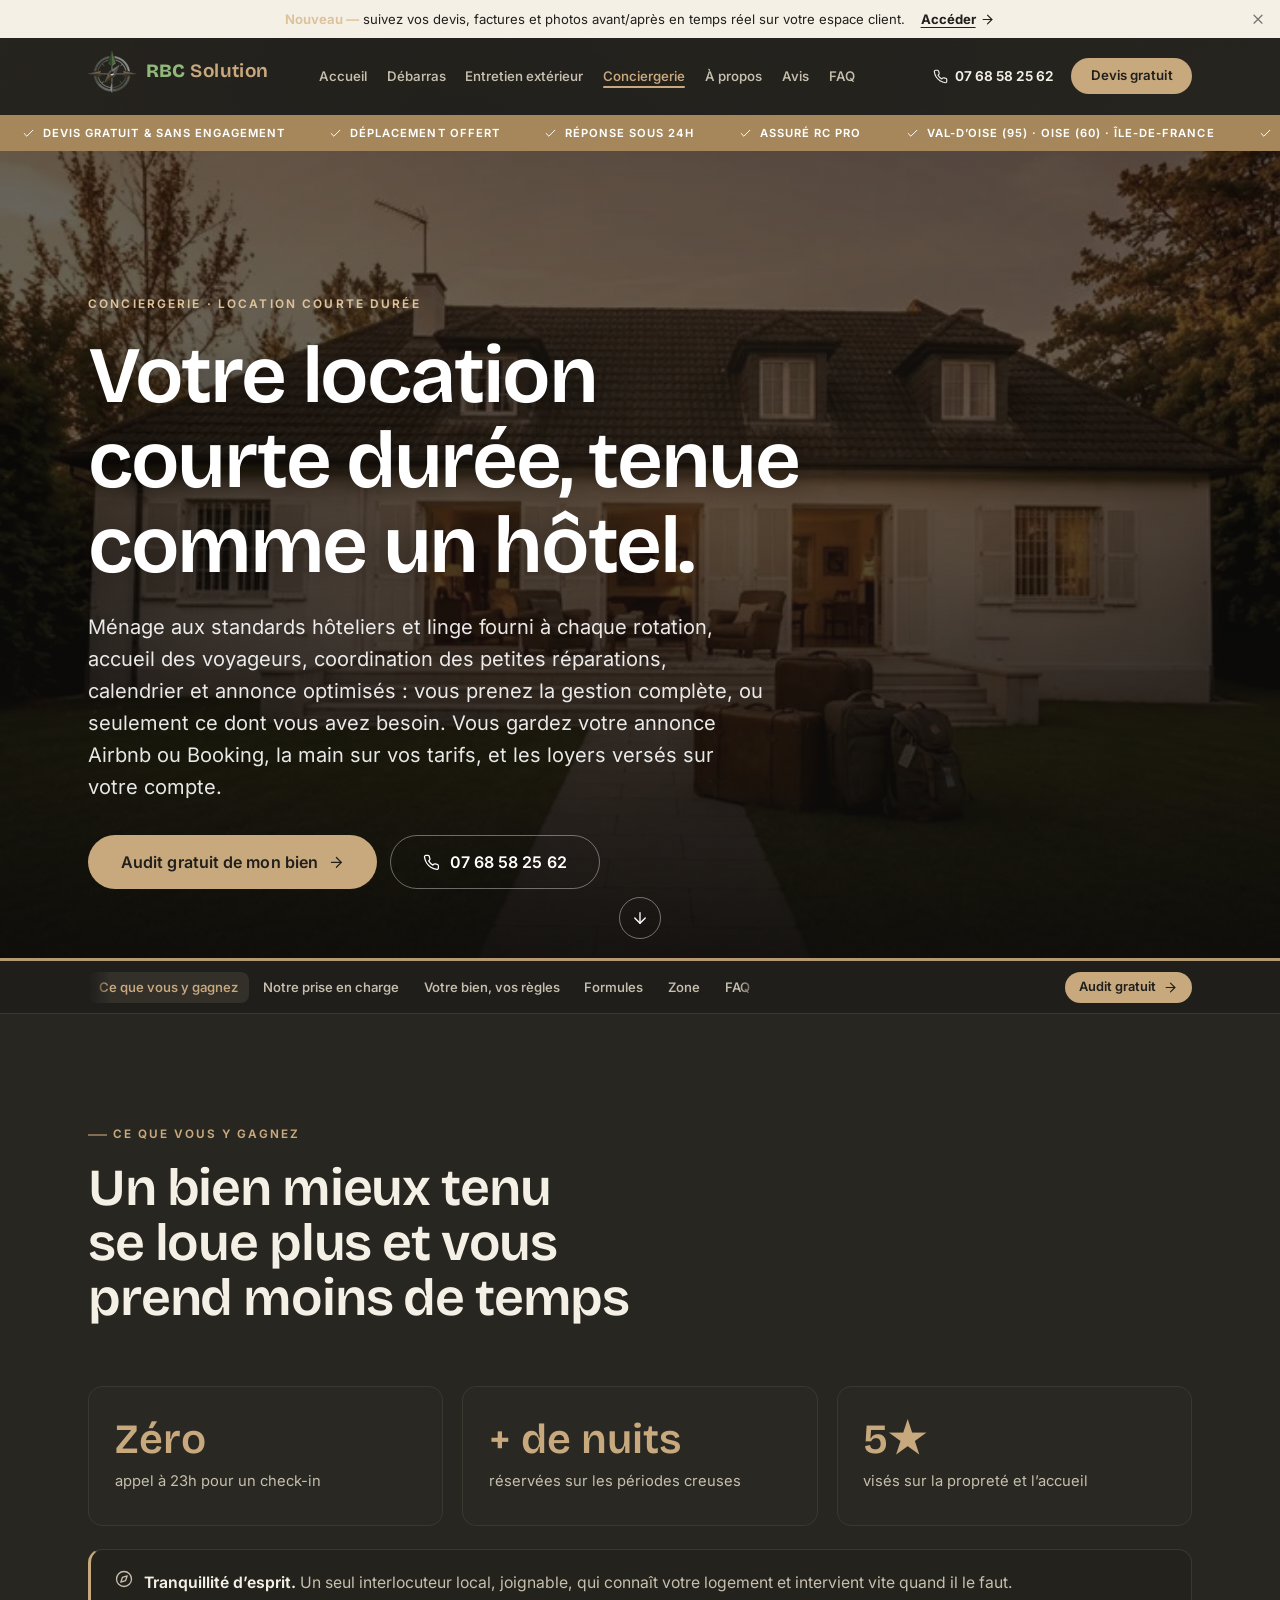
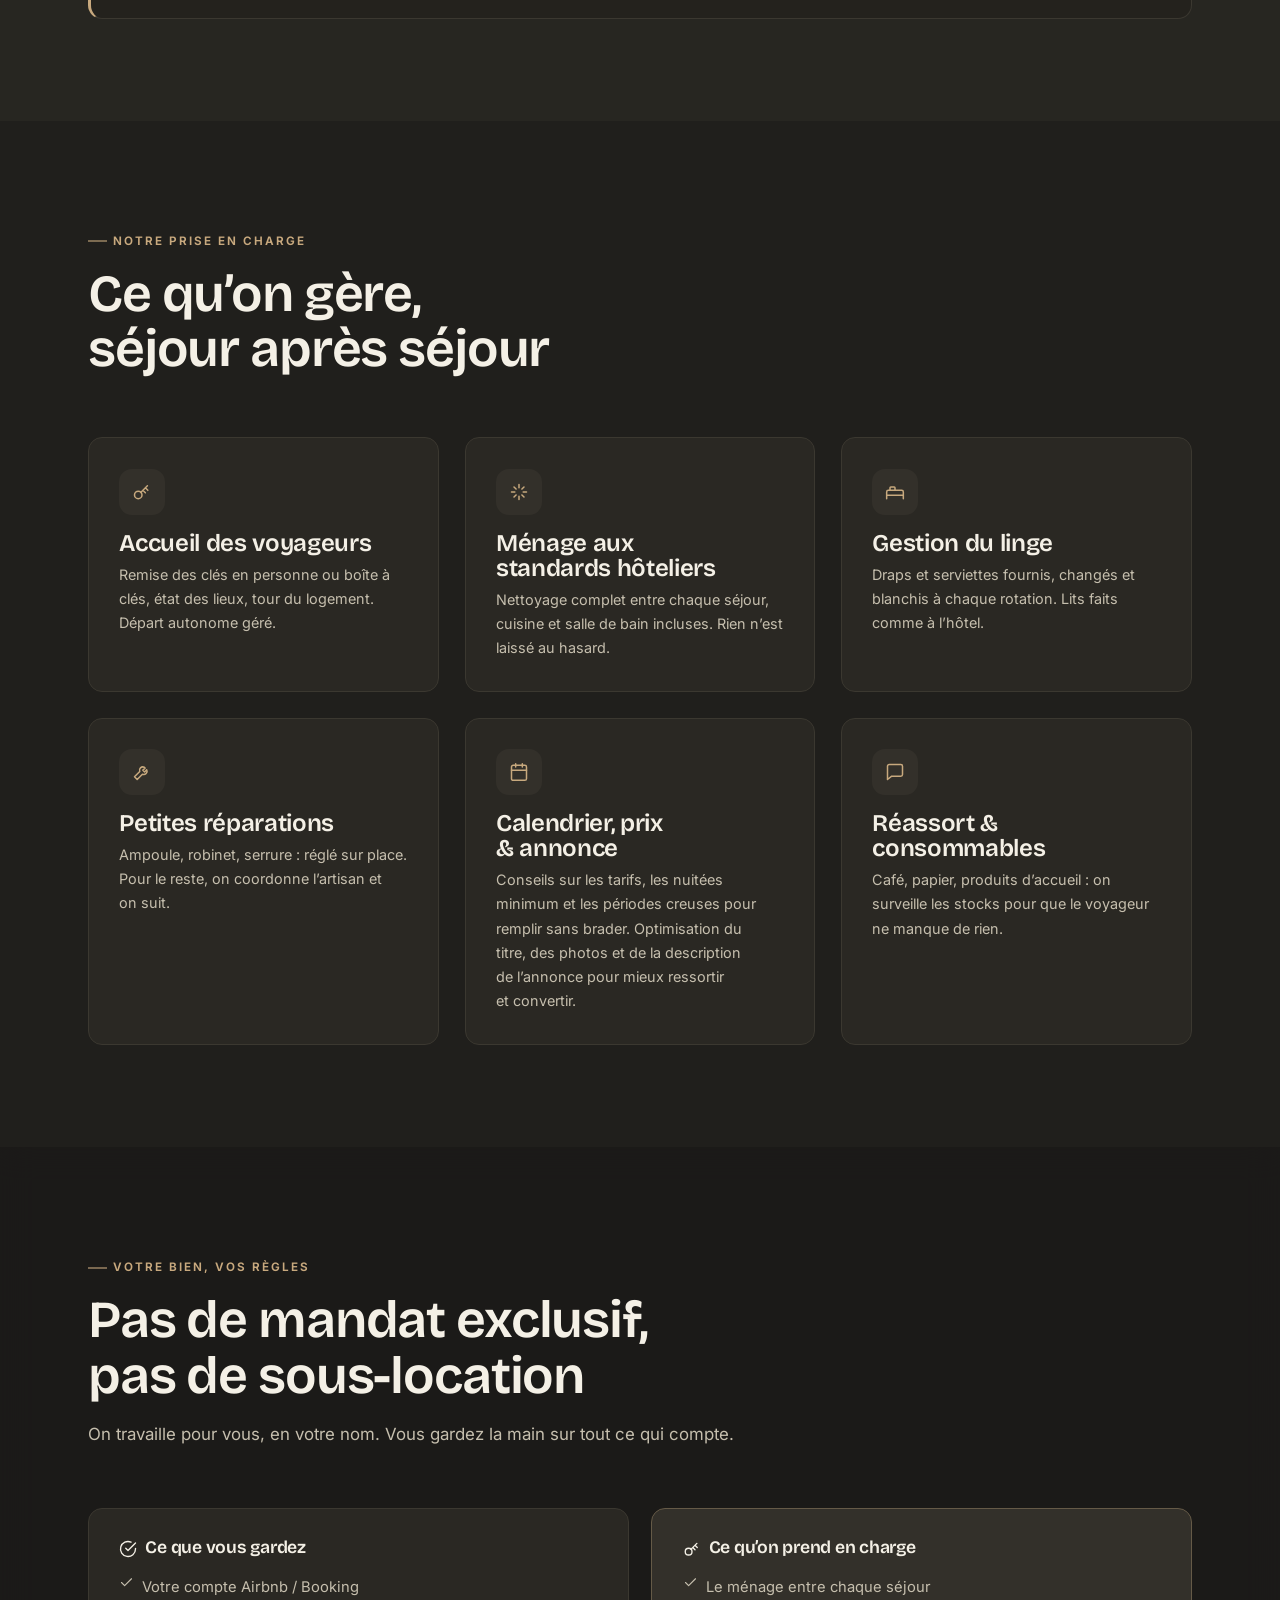
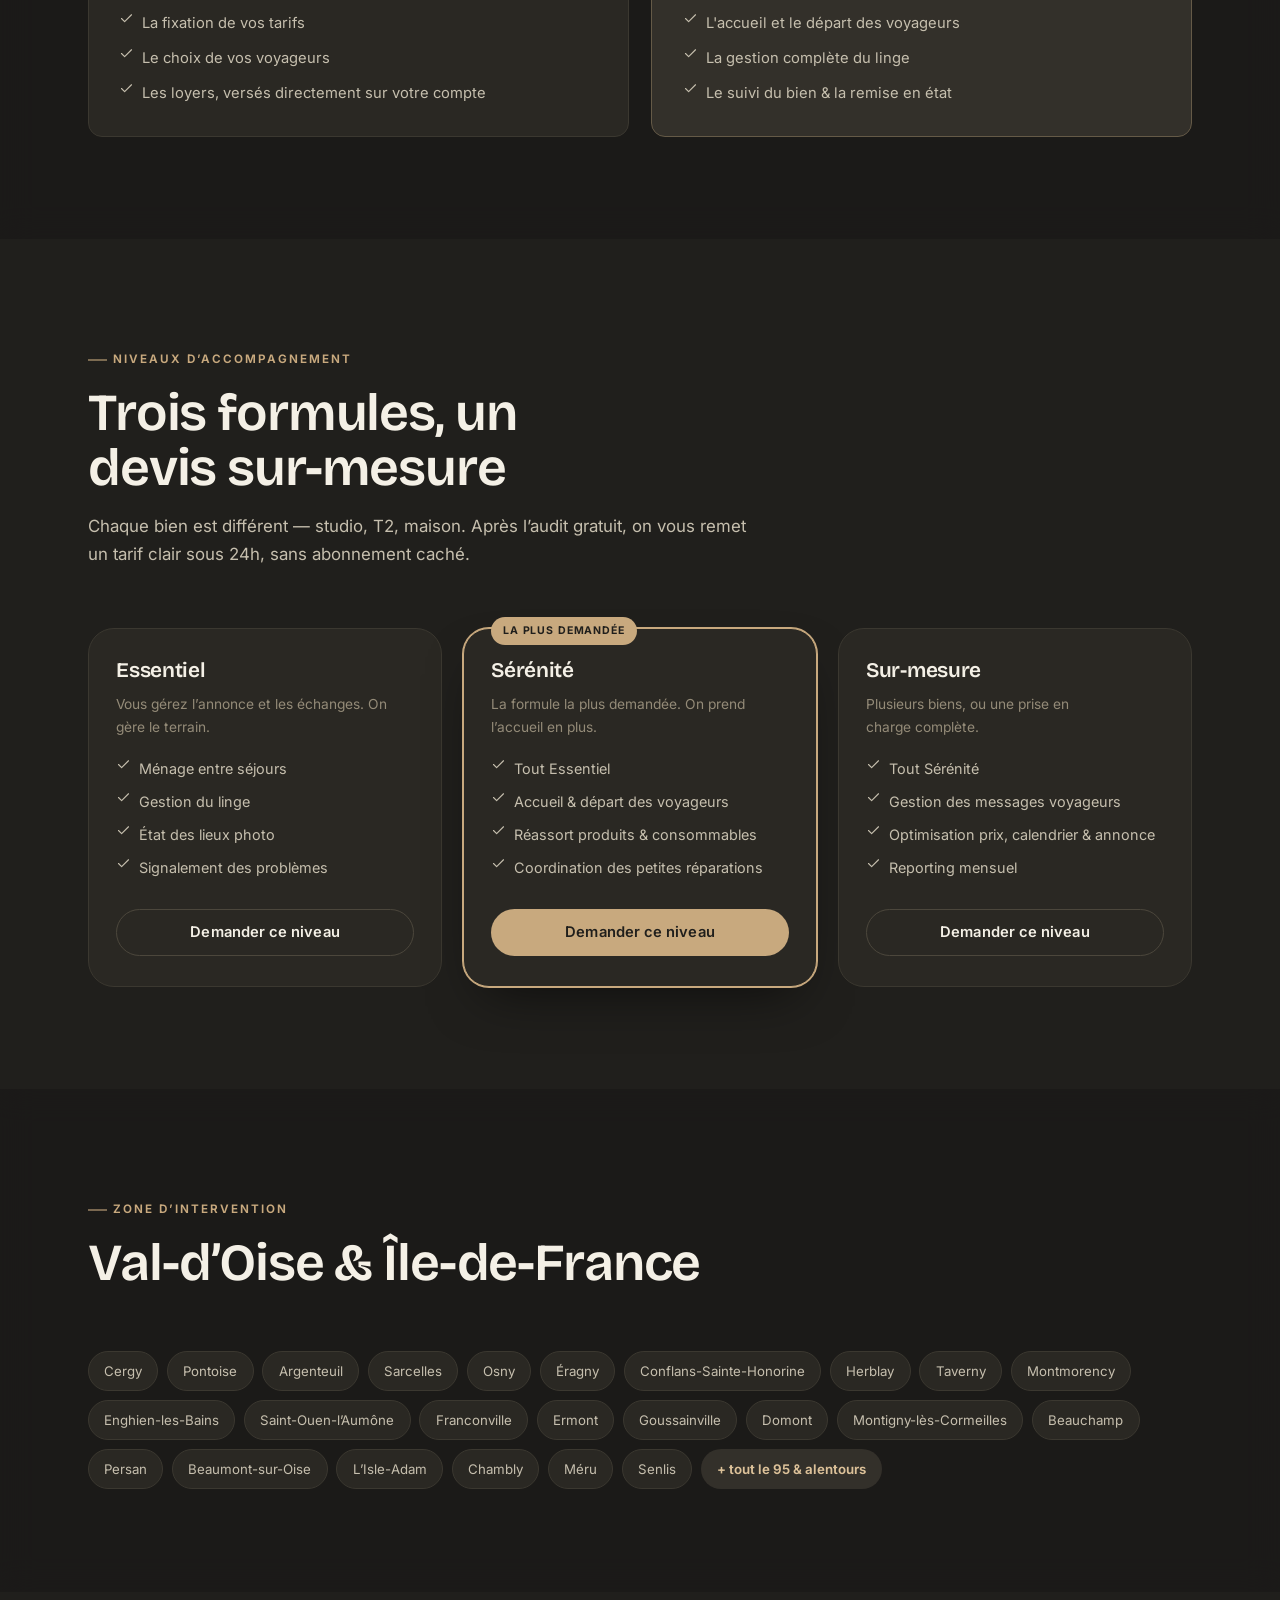
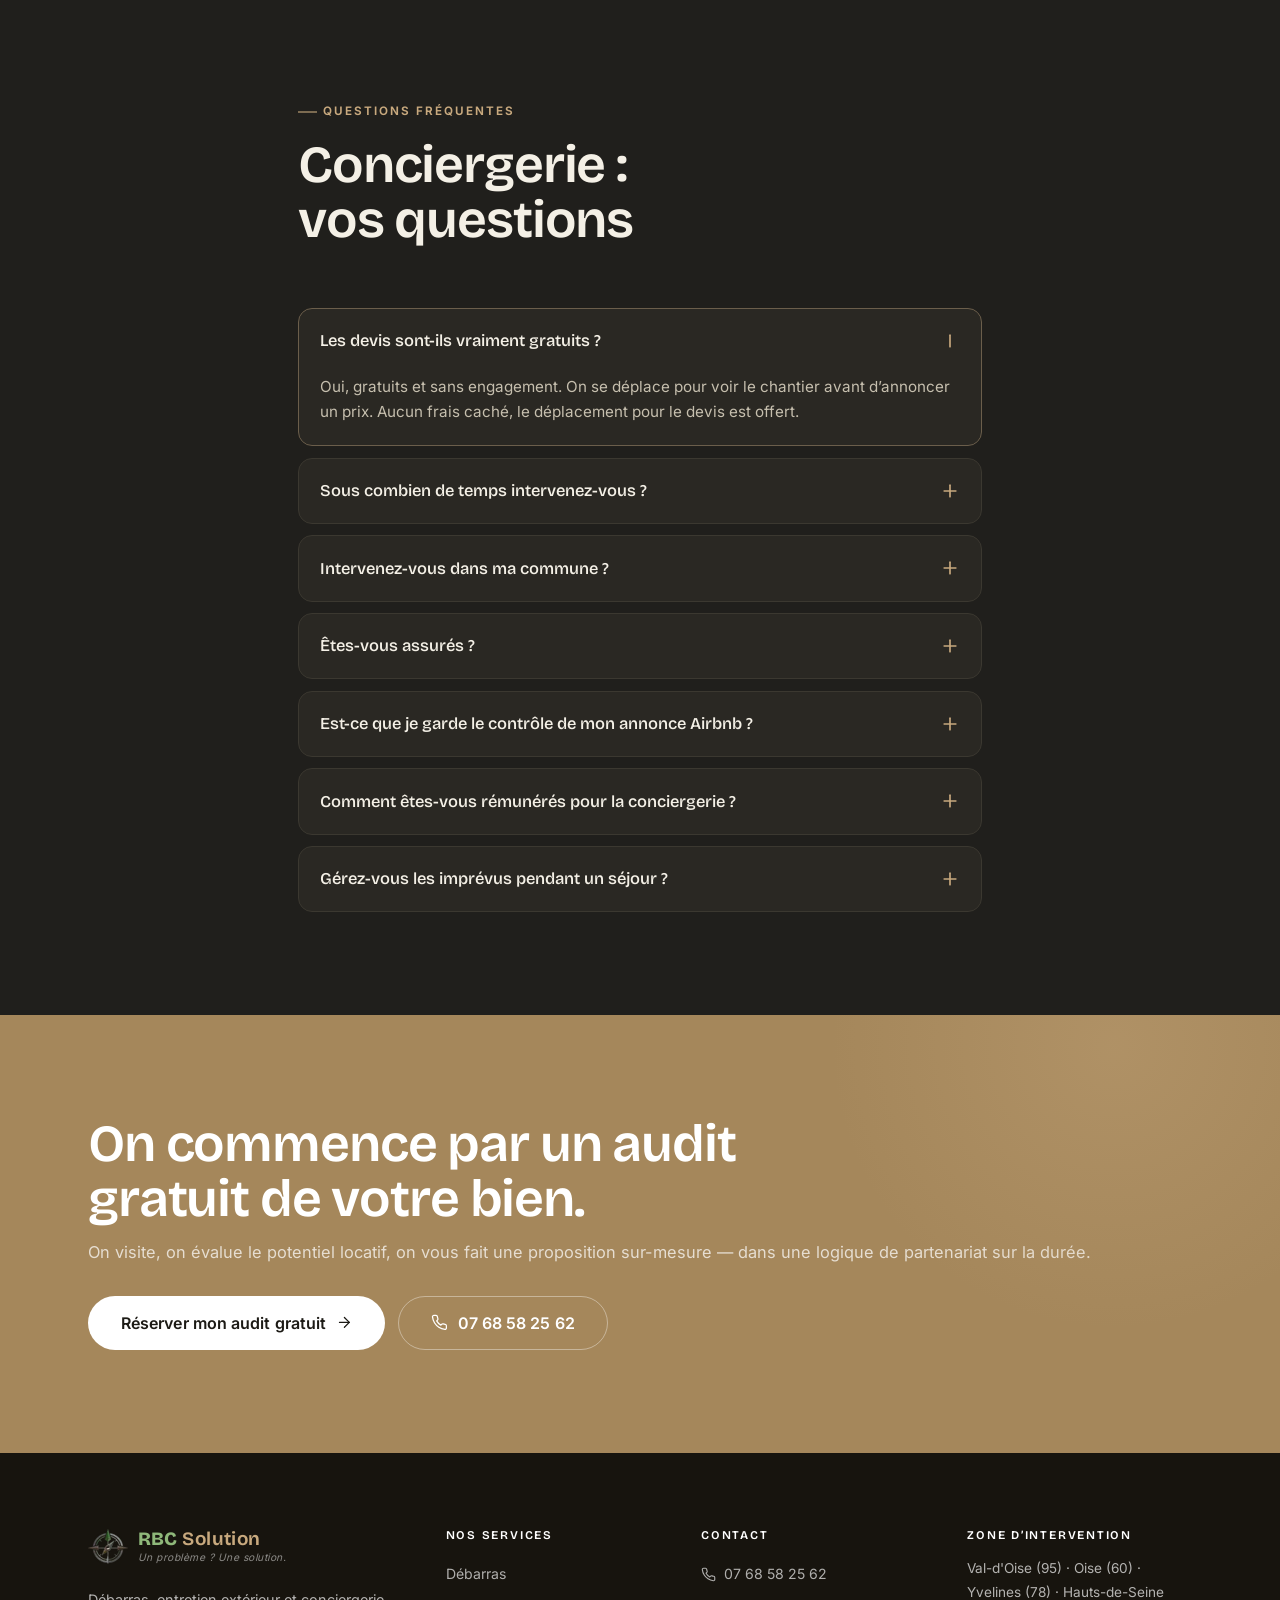
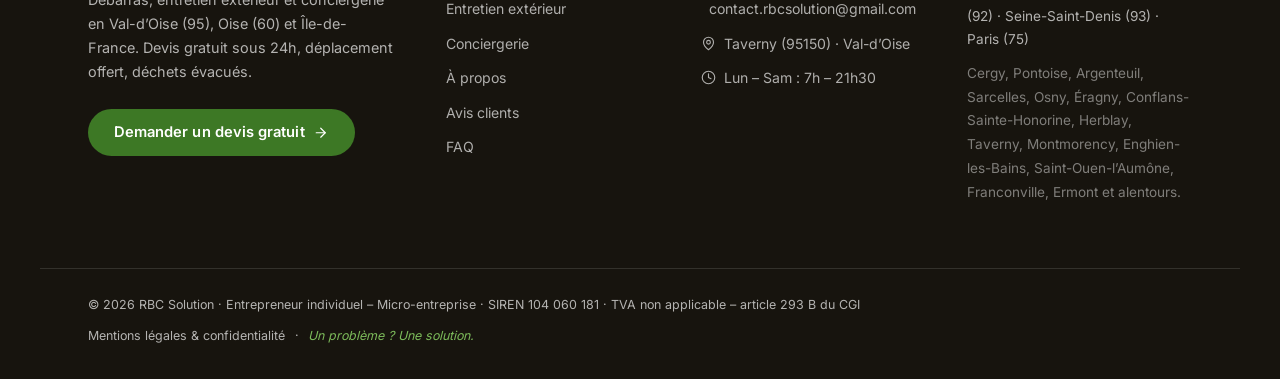
<file: conciergerie/index.html>
<!DOCTYPE html><html lang="fr" data-world="conciergerie" data-astro-cid-5hce7sga> <head><meta charset="utf-8"><meta name="viewport" content="width=device-width, initial-scale=1"><title>Conciergerie Airbnb en Val-d’Oise (95) — gestion locative courte durée · RBC Solution</title><meta name="description" content="Conciergerie Airbnb &#38; Booking en Val-d’Oise (95) : check-in/check-out, ménage hôtelier, linge fourni, petites réparations, calendrier optimisé. Vous gardez votre compte et vos revenus. Audit gratuit."><link rel="canonical" href="https://rbcsolution.com/conciergerie/"><link rel="icon" href="/favicon.svg" type="image/svg+xml"><meta name="theme-color" content="#2d5a1b"><meta name="author" content="RBC Solution"><meta name="robots" content="index, follow"><meta name="format-detection" content="telephone=no"><meta name="google-site-verification" content="ur7AYS-QiY8A2CvDFZ0sOP2IbIYApoEfcBPgpoQVrJE"><meta property="og:type" content="website"><meta property="og:site_name" content="RBC Solution"><meta property="og:title" content="Conciergerie Airbnb en Val-d’Oise (95) — gestion locative courte durée · RBC Solution"><meta property="og:description" content="Conciergerie Airbnb &#38; Booking en Val-d’Oise (95) : check-in/check-out, ménage hôtelier, linge fourni, petites réparations, calendrier optimisé. Vous gardez votre compte et vos revenus. Audit gratuit."><meta property="og:url" content="https://rbcsolution.com/conciergerie/"><meta property="og:locale" content="fr_FR"><meta property="og:image" content="https://rbcsolution.com/og.jpg"><meta name="twitter:card" content="summary_large_image"><link rel="sitemap" href="/sitemap-index.xml"><script>
      document.documentElement.classList.add('js');
    </script><meta name="astro-view-transitions-enabled" content="true"><meta name="astro-view-transitions-fallback" content="animate"><script type="module" src="/_astro/ClientRouter.astro_astro_type_script_index_0_lang.CDGfc0hd.js"></script><script type="application/ld+json">{"@context":"https://schema.org","@type":"HomeAndConstructionBusiness","@id":"https://rbcsolution.com/#business","name":"RBC Solution","legalName":"Ruben Rebouço","description":"Débarras, entretien extérieur et conciergerie Airbnb en Val-d'Oise (95), Oise (60) et Île-de-France. Devis gratuit sous 24h, déplacement offert.","url":"https://rbcsolution.com","telephone":"+33768582562","email":"contact.rbcsolution@gmail.com","image":"https://rbcsolution.com/og.jpg","logo":"https://rbcsolution.com/favicon.svg","priceRange":"€€","slogan":"Un problème ? Une solution.","address":{"@type":"PostalAddress","streetAddress":"3 Rue des Fauvettes","postalCode":"95150","addressLocality":"Taverny","addressRegion":"Val-d'Oise","addressCountry":"FR"},"vatID":"TVA non applicable – article 293 B du CGI","identifier":[{"@type":"PropertyValue","name":"SIRET","value":"104 060 181 00013"},{"@type":"PropertyValue","name":"SIREN","value":"104 060 181"}],"openingHoursSpecification":{"@type":"OpeningHoursSpecification","dayOfWeek":["Monday","Tuesday","Wednesday","Thursday","Friday","Saturday"],"opens":"07:00","closes":"21:30"},"areaServed":[{"@type":"AdministrativeArea","name":"Val-d'Oise (95)"},{"@type":"AdministrativeArea","name":"Oise (60)"},{"@type":"AdministrativeArea","name":"Yvelines (78)"},{"@type":"AdministrativeArea","name":"Hauts-de-Seine (92)"},{"@type":"AdministrativeArea","name":"Seine-Saint-Denis (93)"},{"@type":"AdministrativeArea","name":"Paris (75)"},{"@type":"City","name":"Cergy"},{"@type":"City","name":"Pontoise"},{"@type":"City","name":"Argenteuil"},{"@type":"City","name":"Sarcelles"},{"@type":"City","name":"Osny"},{"@type":"City","name":"Éragny"},{"@type":"City","name":"Conflans-Sainte-Honorine"},{"@type":"City","name":"Herblay"},{"@type":"City","name":"Taverny"},{"@type":"City","name":"Montmorency"},{"@type":"City","name":"Enghien-les-Bains"},{"@type":"City","name":"Saint-Ouen-l’Aumône"},{"@type":"City","name":"Franconville"},{"@type":"City","name":"Ermont"},{"@type":"City","name":"Goussainville"},{"@type":"City","name":"Domont"},{"@type":"City","name":"Montigny-lès-Cormeilles"},{"@type":"City","name":"Beauchamp"},{"@type":"City","name":"Persan"},{"@type":"City","name":"Beaumont-sur-Oise"},{"@type":"City","name":"L’Isle-Adam"},{"@type":"City","name":"Chambly"},{"@type":"City","name":"Méru"},{"@type":"City","name":"Senlis"}],"aggregateRating":{"@type":"AggregateRating","ratingValue":"5.0","reviewCount":"3","bestRating":"5"},"review":[{"@type":"Review","reviewRating":{"@type":"Rating","ratingValue":"5","bestRating":"5"},"author":{"@type":"Person","name":"Walid"},"reviewBody":"Un service irréprochable, une équipe très efficace, professionnelle et sympathique. C'est souvent difficile de trouver une bonne société de service — c'est chose faite. Je recommande à 100 %."},{"@type":"Review","reviewRating":{"@type":"Rating","ratingValue":"5","bestRating":"5"},"author":{"@type":"Person","name":"Celia"},"reviewBody":"J'avais une cave complètement encombrée depuis des années et je ne savais plus par où commencer. Réponse très rapide, devis clair, tarif correct, intervention organisée en quelques jours."},{"@type":"Review","reviewRating":{"@type":"Rating","ratingValue":"5","bestRating":"5"},"author":{"@type":"Person","name":"Christophe"},"reviewBody":"Nous avons fait appel à RBC Solution pour un déménagement. Présents à l'heure convenue, très professionnels, un travail soigné. Je recommande vivement."}],"makesOffer":[{"@type":"Offer","itemOffered":{"@type":"Service","name":"Débarras de maison, appartement, cave et grenier"}},{"@type":"Offer","itemOffered":{"@type":"Service","name":"Débarras de succession et logements insalubres"}},{"@type":"Offer","itemOffered":{"@type":"Service","name":"Taille de haies et entretien des espaces verts"}},{"@type":"Offer","itemOffered":{"@type":"Service","name":"Tonte de pelouse et débroussaillage"}},{"@type":"Offer","itemOffered":{"@type":"Service","name":"Nettoyage haute pression de terrasses et façades"}},{"@type":"Offer","itemOffered":{"@type":"Service","name":"Conciergerie Airbnb et gestion locative courte durée"}}]}</script><script type="application/ld+json">{"@context":"https://schema.org","@type":"Service","name":"Conciergerie Airbnb & gestion locative courte durée en Val-d’Oise","description":"Conciergerie pour propriétaires Airbnb et Booking en Val-d'Oise : check-in/check-out, ménage hôtelier, gestion du linge, coordination des réparations, optimisation du calendrier. Vous gardez votre compte et vos revenus.","serviceType":["Conciergerie Airbnb","Gestion locative courte durée","Ménage entre deux locations","Accueil des voyageurs","Gestion du linge"],"url":"https://rbcsolution.com/conciergerie/","provider":{"@id":"https://rbcsolution.com/#business"},"areaServed":[{"@type":"AdministrativeArea","name":"Val-d'Oise (95)"},{"@type":"AdministrativeArea","name":"Oise (60)"},{"@type":"AdministrativeArea","name":"Yvelines (78)"},{"@type":"AdministrativeArea","name":"Hauts-de-Seine (92)"},{"@type":"AdministrativeArea","name":"Seine-Saint-Denis (93)"},{"@type":"AdministrativeArea","name":"Paris (75)"},{"@type":"City","name":"Cergy"},{"@type":"City","name":"Pontoise"},{"@type":"City","name":"Argenteuil"},{"@type":"City","name":"Sarcelles"},{"@type":"City","name":"Osny"},{"@type":"City","name":"Éragny"},{"@type":"City","name":"Conflans-Sainte-Honorine"},{"@type":"City","name":"Herblay"},{"@type":"City","name":"Taverny"},{"@type":"City","name":"Montmorency"},{"@type":"City","name":"Enghien-les-Bains"},{"@type":"City","name":"Saint-Ouen-l’Aumône"},{"@type":"City","name":"Franconville"},{"@type":"City","name":"Ermont"},{"@type":"City","name":"Goussainville"},{"@type":"City","name":"Domont"},{"@type":"City","name":"Montigny-lès-Cormeilles"},{"@type":"City","name":"Beauchamp"},{"@type":"City","name":"Persan"},{"@type":"City","name":"Beaumont-sur-Oise"},{"@type":"City","name":"L’Isle-Adam"},{"@type":"City","name":"Chambly"},{"@type":"City","name":"Méru"},{"@type":"City","name":"Senlis"}]}</script><script type="application/ld+json">{"@context":"https://schema.org","@type":"FAQPage","mainEntity":[{"@type":"Question","name":"Les devis sont-ils vraiment gratuits ?","acceptedAnswer":{"@type":"Answer","text":"Oui, gratuits et sans engagement. On se déplace pour voir le chantier avant d’annoncer un prix. Aucun frais caché, le déplacement pour le devis est offert."}},{"@type":"Question","name":"Sous combien de temps intervenez-vous ?","acceptedAnswer":{"@type":"Answer","text":"On répond sous 24h. Pour un devis précis, on passe sous 48 à 72h, puis l’intervention se fait sous 1 à 3 jours selon le volume et les disponibilités."}},{"@type":"Question","name":"Intervenez-vous dans ma commune ?","acceptedAnswer":{"@type":"Answer","text":"On couvre tout le Val-d'Oise (95), l'Oise (60) et les départements limitrophes (75, 78, 92, 93). Votre ville n’est pas listée ? Appelez-nous, on regarde au cas par cas."}},{"@type":"Question","name":"Êtes-vous assurés ?","acceptedAnswer":{"@type":"Answer","text":"Oui. RBC Solution est couvert par une assurance responsabilité civile professionnelle pour toutes ses interventions."}},{"@type":"Question","name":"Est-ce que je garde le contrôle de mon annonce Airbnb ?","acceptedAnswer":{"@type":"Answer","text":"Oui, totalement. Vous conservez votre compte Airbnb / Booking, vos tarifs et le choix de vos voyageurs. Les loyers sont versés sur votre compte, pas le nôtre — on n'est pas sous-loueur. On s'occupe uniquement du terrain : ménage, linge, accueil, suivi du bien."}},{"@type":"Question","name":"Comment êtes-vous rémunérés pour la conciergerie ?","acceptedAnswer":{"@type":"Answer","text":"Selon la formule : un forfait par rotation (ménage + linge) ou un pourcentage sur les réservations pour la prise en charge complète. Tout est chiffré à l'avance après l'audit gratuit du bien. Pas d'abonnement caché."}},{"@type":"Question","name":"Gérez-vous les imprévus pendant un séjour ?","acceptedAnswer":{"@type":"Answer","text":"Oui. Fuite, panne, voyageur bloqué dehors : on est joignable pendant les séjours et on coordonne l'intervention (plombier, serrurier, électricien) pour que ce soit réglé vite."}}]}</script><script type="application/ld+json">{"@context":"https://schema.org","@type":"BreadcrumbList","itemListElement":[{"@type":"ListItem","position":1,"name":"Accueil","item":"https://rbcsolution.com/"},{"@type":"ListItem","position":2,"name":"Conciergerie","item":"https://rbcsolution.com/conciergerie/"}]}</script><link rel="stylesheet" href="/_astro/a-propos.D8CaY2jR.css">
<style>.faq[data-astro-cid-z65bj42f]{display:grid;gap:.7rem}.faq__item[data-astro-cid-z65bj42f]{border:1px solid var(--line);border-radius:var(--r);background:var(--surface);overflow:hidden;transition:border-color var(--t)}.faq__item[data-astro-cid-z65bj42f][open]{border-color:color-mix(in srgb,var(--accent) 34%,var(--line))}summary[data-astro-cid-z65bj42f]{display:flex;align-items:center;justify-content:space-between;gap:1rem;padding:1.15rem 1.3rem;cursor:pointer;font-family:var(--font-display);font-weight:540;font-size:1.03rem;color:var(--ink);list-style:none}summary[data-astro-cid-z65bj42f]::-webkit-details-marker{display:none}summary[data-astro-cid-z65bj42f] svg[data-astro-cid-z65bj42f]{flex-shrink:0;color:var(--accent);transition:transform var(--t)}.faq__item[data-astro-cid-z65bj42f][open] summary[data-astro-cid-z65bj42f] svg[data-astro-cid-z65bj42f] .faq__v[data-astro-cid-z65bj42f]{opacity:0}.faq__item[data-astro-cid-z65bj42f][open] summary[data-astro-cid-z65bj42f] svg[data-astro-cid-z65bj42f]{transform:rotate(90deg)}.faq__body[data-astro-cid-z65bj42f]{padding:0 1.3rem 1.3rem}.faq__body[data-astro-cid-z65bj42f] p[data-astro-cid-z65bj42f]{color:var(--ink-soft);font-size:.95rem;max-width:64ch}
.ctab[data-astro-cid-kokrr3jq]{position:relative;z-index:1;background:var(--accent-deep);color:#ffffffc7;overflow:hidden}[data-astro-cid-kokrr3jq][data-world=conciergerie] .ctab[data-astro-cid-kokrr3jq]{background:#14130f;border-block:1px solid var(--line)}.ctab[data-astro-cid-kokrr3jq]:after{content:"";position:absolute;right:-10%;top:-60%;width:46vw;height:46vw;border-radius:50%;background:radial-gradient(circle,color-mix(in srgb,var(--accent) 30%,transparent),transparent 68%);pointer-events:none}.ctab__inner[data-astro-cid-kokrr3jq]{position:relative;display:flex;flex-wrap:wrap;align-items:center;justify-content:space-between;gap:1.8rem}.ctab__inner[data-astro-cid-kokrr3jq] h2[data-astro-cid-kokrr3jq]{max-width:22ch;color:#fff;text-wrap:pretty}.ctab__inner[data-astro-cid-kokrr3jq] p[data-astro-cid-kokrr3jq]{margin-top:.75rem;color:#ffffffb8}[data-astro-cid-kokrr3jq][data-world=conciergerie] .ctab__inner[data-astro-cid-kokrr3jq] h2[data-astro-cid-kokrr3jq]{color:var(--ink)}
</style>
<link rel="stylesheet" href="/_astro/conciergerie.xhop5Bog.css">
<style>.c-bene[data-astro-cid-kieazh4f]{display:grid;grid-template-columns:repeat(3,1fr);gap:1.2rem}.c-bene__item[data-astro-cid-kieazh4f]{display:flex;flex-direction:column;gap:.5rem;padding:2rem 1.6rem;border:1px solid var(--line);border-radius:var(--r);background:var(--surface)}.c-bene__stat[data-astro-cid-kieazh4f]{font-family:var(--font-display);font-size:clamp(1.9rem,1.4rem + 1.6vw,2.6rem);font-weight:600;color:var(--accent);line-height:1}.c-bene__label[data-astro-cid-kieazh4f]{font-size:.92rem;color:var(--ink-soft)}.c-bene__note[data-astro-cid-kieazh4f]{display:flex;align-items:flex-start;gap:.7rem;margin-top:1.4rem;padding:1.3rem 1.5rem;border:1px solid var(--line);border-left:3px solid var(--accent);border-radius:var(--r);background:var(--surface-2);font-size:.98rem}.c-bene__note[data-astro-cid-kieazh4f] svg[data-astro-cid-kieazh4f]{color:var(--accent);flex-shrink:0;margin-top:3px}.c-keep[data-astro-cid-kieazh4f]{display:grid;grid-template-columns:1fr 1fr;gap:1.4rem}.c-keep__col[data-astro-cid-kieazh4f]{padding:1.9rem;border:1px solid var(--line);border-radius:var(--r);background:var(--surface)}.c-keep__col[data-astro-cid-kieazh4f] h3[data-astro-cid-kieazh4f]{display:flex;align-items:center;gap:.5rem;margin-bottom:1.1rem;font-size:1.1rem}.c-keep__col[data-astro-cid-kieazh4f] h3[data-astro-cid-kieazh4f] svg[data-astro-cid-kieazh4f]{color:var(--accent)}.c-keep__col--ours[data-astro-cid-kieazh4f]{background:var(--accent-soft);border-color:color-mix(in srgb,var(--accent) 30%,var(--line))}.c-keep__col[data-astro-cid-kieazh4f] ul[data-astro-cid-kieazh4f]{list-style:none;display:grid;gap:.65rem}.c-keep__col[data-astro-cid-kieazh4f] li[data-astro-cid-kieazh4f]{display:flex;align-items:flex-start;gap:.5rem;font-size:.92rem}.c-keep__col[data-astro-cid-kieazh4f] li[data-astro-cid-kieazh4f] svg[data-astro-cid-kieazh4f]{color:var(--accent);margin-top:3px;flex-shrink:0}.c-formules[data-astro-cid-kieazh4f]{display:grid;grid-template-columns:repeat(3,1fr);gap:1.3rem;align-items:start}.c-formule[data-astro-cid-kieazh4f]{position:relative;padding:1.9rem 1.7rem;border:1px solid var(--line);border-radius:var(--r-lg);background:var(--surface);display:flex;flex-direction:column;gap:.7rem}.c-formule--featured[data-astro-cid-kieazh4f]{border-color:var(--accent);box-shadow:0 0 0 1px var(--accent),var(--shadow)}.c-formule__badge[data-astro-cid-kieazh4f]{position:absolute;top:-12px;left:1.7rem;background:var(--accent);color:var(--accent-ink);font-size:.66rem;font-weight:700;letter-spacing:.08em;text-transform:uppercase;padding:.32rem .75rem;border-radius:var(--r-pill)}.c-formule[data-astro-cid-kieazh4f] h3[data-astro-cid-kieazh4f]{font-size:1.3rem}.c-formule__for[data-astro-cid-kieazh4f]{font-size:.86rem;color:var(--ink-mute)}.c-formule[data-astro-cid-kieazh4f] ul[data-astro-cid-kieazh4f]{list-style:none;display:grid;gap:.55rem;margin:.4rem 0 1.1rem}.c-formule[data-astro-cid-kieazh4f] li[data-astro-cid-kieazh4f]{display:flex;align-items:flex-start;gap:.5rem;font-size:.9rem}.c-formule[data-astro-cid-kieazh4f] li[data-astro-cid-kieazh4f] svg[data-astro-cid-kieazh4f]{color:var(--accent);margin-top:3px;flex-shrink:0}.c-formule[data-astro-cid-kieazh4f] .btn[data-astro-cid-kieazh4f]{margin-top:auto}@media(max-width:900px){.c-bene[data-astro-cid-kieazh4f],.c-keep[data-astro-cid-kieazh4f],.c-formules[data-astro-cid-kieazh4f]{grid-template-columns:1fr}}
:where([data-astro-image]){object-fit:var(--fit);object-position:var(--pos);height:auto}:where([data-astro-image=full-width]){width:100%}:where([data-astro-image=constrained]){max-width:100%}
</style></head> <body data-world="conciergerie" data-astro-cid-5hce7sga> <a href="#main" class="skip-link" data-astro-cid-5hce7sga>Aller au contenu</a> <div class="aura" aria-hidden="true" data-aura> <div class="aura__field aura__field--1"></div> <div class="aura__field aura__field--2"></div> <div class="aura__field aura__field--3"></div> <div class="aura__field aura__field--4"></div> <div class="aura__sheen"></div> <div class="aura__contours"></div> <div class="aura__glow"></div> <div class="aura__grain"></div> </div> <script>
  (() => {
    const aura = document.querySelector('[data-aura]');
    if (!aura) return;

    const reduce = window.matchMedia('(prefers-reduced-motion: reduce)').matches;

    // pause animations when the tab is hidden
    const setPlay = () => {
      const s = document.hidden ? 'paused' : 'running';
      aura.querySelectorAll('*').forEach((el) => (el.style.animationPlayState = s));
    };
    document.addEventListener('visibilitychange', setPlay);
    setPlay();

    // gentle scroll parallax (desktop, motion allowed only)
    if (!reduce && window.matchMedia('(min-width: 760px)').matches) {
      let ticking = false;
      const onScroll = () => {
        if (ticking) return;
        ticking = true;
        requestAnimationFrame(() => {
          aura.style.setProperty('--aura-shift', (window.scrollY * -0.045).toFixed(1) + 'px');
          ticking = false;
        });
      };
      window.addEventListener('scroll', onScroll, { passive: true });
      onScroll();
    }
  })();
</script> <aside class="appbar" data-appbar hidden data-astro-cid-oxktbjjb> <p data-astro-cid-oxktbjjb> <strong data-astro-cid-oxktbjjb>Nouveau —</strong> suivez vos devis, factures et photos avant/après en
    temps réel sur votre espace client.
</p> <a href="https://app.rbcsolution.com" class="appbar__cta" data-astro-cid-oxktbjjb>Accéder <svg xmlns="http://www.w3.org/2000/svg" width="15" height="15" viewBox="0 0 24 24" fill="none" stroke="currentColor" stroke-width="1.8" stroke-linecap="round" stroke-linejoin="round" aria-hidden="true"><line x1="5" y1="12" x2="19" y2="12"/><polyline points="12 5 19 12 12 19"/></svg></a> <button type="button" class="appbar__close" aria-label="Fermer" data-appbar-close data-astro-cid-oxktbjjb> <svg xmlns="http://www.w3.org/2000/svg" width="16" height="16" viewBox="0 0 24 24" fill="none" stroke="currentColor" stroke-width="1.8" stroke-linecap="round" stroke-linejoin="round" aria-hidden="true"><line x1="18" y1="6" x2="6" y2="18"/><line x1="6" y1="6" x2="18" y2="18"/></svg> </button> </aside> <script type="module">const a="rbc_appbar_dismissed_v1",e=document.querySelector("[data-appbar]");if(e){let t=!1;try{t=localStorage.getItem(a)==="1"}catch{}t||(e.hidden=!1),e.querySelector("[data-appbar-close]")?.addEventListener("click",()=>{e.hidden=!0;try{localStorage.setItem(a,"1")}catch{}})}</script>  <header data-header data-world="conciergerie" class="hdr" data-astro-cid-3ef6ksr2> <div class="container hdr__bar" data-astro-cid-3ef6ksr2> <a href="/" class="hdr__brand" aria-label="RBC Solution — accueil" data-astro-cid-3ef6ksr2> <span class="logo logo--wm" data-astro-cid-tvrurpns> <img src="/_astro/logo-mark.DwTe5O53_Z1f4T3z.webp" alt loading="eager" data-astro-cid-tvrurpns="true" decoding="async" fetchpriority="auto" width="48" height="42" class="logo__mark"> <span class="logo__wm" data-astro-cid-tvrurpns> <span class="logo__name" data-astro-cid-tvrurpns><b class="logo__rbc" data-astro-cid-tvrurpns>RBC</b><span class="logo__sol" data-astro-cid-tvrurpns>Solution</span></span> <span class="logo__tag" data-astro-cid-tvrurpns>Un problème ? Une solution.</span> </span> </span>  </a> <nav class="hdr__nav" aria-label="Navigation principale" data-astro-cid-3ef6ksr2> <a href="/" class="hdr__link" data-astro-cid-3ef6ksr2> <span data-astro-cid-3ef6ksr2>Accueil</span> </a><a href="/debarras/" class="hdr__link" data-astro-cid-3ef6ksr2> <span data-astro-cid-3ef6ksr2>Débarras</span> </a><a href="/entretien-exterieur/" class="hdr__link" data-astro-cid-3ef6ksr2> <span data-astro-cid-3ef6ksr2>Entretien extérieur</span> </a><a href="/conciergerie/" class="hdr__link active" data-astro-cid-3ef6ksr2> <span data-astro-cid-3ef6ksr2>Conciergerie</span> </a><a href="/a-propos/" class="hdr__link" data-astro-cid-3ef6ksr2> <span data-astro-cid-3ef6ksr2>À propos</span> </a><a href="/avis/" class="hdr__link" data-astro-cid-3ef6ksr2> <span data-astro-cid-3ef6ksr2>Avis</span> </a><a href="/faq/" class="hdr__link" data-astro-cid-3ef6ksr2> <span data-astro-cid-3ef6ksr2>FAQ</span> </a> </nav> <div class="hdr__actions" data-astro-cid-3ef6ksr2> <a href="tel:+33768582562" class="hdr__tel" data-astro-cid-3ef6ksr2> <svg xmlns="http://www.w3.org/2000/svg" width="15" height="15" viewBox="0 0 24 24" fill="none" stroke="currentColor" stroke-width="1.8" stroke-linecap="round" stroke-linejoin="round" aria-hidden="true"><path d="M22 16.92v3a2 2 0 0 1-2.18 2 19.79 19.79 0 0 1-8.63-3.07 19.5 19.5 0 0 1-6-6 19.79 19.79 0 0 1-3.07-8.67A2 2 0 0 1 4.11 2h3a2 2 0 0 1 2 1.72c.13.96.36 1.9.7 2.81a2 2 0 0 1-.45 2.11L8.09 9.91a16 16 0 0 0 6 6l1.27-1.27a2 2 0 0 1 2.11-.45c.9.34 1.85.57 2.81.7A2 2 0 0 1 22 16.92z"/></svg> <span data-astro-cid-3ef6ksr2>07 68 58 25 62</span> </a> <a href="/contact/" class="btn hdr__devis" data-astro-cid-3ef6ksr2>Devis gratuit</a> <button type="button" class="hdr__burger" aria-label="Ouvrir le menu" aria-expanded="false" aria-controls="mobile-nav" data-burger data-astro-cid-3ef6ksr2> <span data-astro-cid-3ef6ksr2></span><span data-astro-cid-3ef6ksr2></span><span data-astro-cid-3ef6ksr2></span> </button> </div> </div> <div class="hdr__panel" id="mobile-nav" data-panel hidden data-astro-cid-3ef6ksr2> <nav aria-label="Navigation mobile" data-astro-cid-3ef6ksr2> <a href="/" class="hdr__mlink" data-astro-cid-3ef6ksr2> Accueil <svg xmlns="http://www.w3.org/2000/svg" width="16" height="16" viewBox="0 0 24 24" fill="none" stroke="currentColor" stroke-width="1.8" stroke-linecap="round" stroke-linejoin="round" aria-hidden="true"><line x1="5" y1="12" x2="19" y2="12"/><polyline points="12 5 19 12 12 19"/></svg> </a><a href="/debarras/" class="hdr__mlink" data-astro-cid-3ef6ksr2> Débarras <svg xmlns="http://www.w3.org/2000/svg" width="16" height="16" viewBox="0 0 24 24" fill="none" stroke="currentColor" stroke-width="1.8" stroke-linecap="round" stroke-linejoin="round" aria-hidden="true"><line x1="5" y1="12" x2="19" y2="12"/><polyline points="12 5 19 12 12 19"/></svg> </a><a href="/entretien-exterieur/" class="hdr__mlink" data-astro-cid-3ef6ksr2> Entretien extérieur <svg xmlns="http://www.w3.org/2000/svg" width="16" height="16" viewBox="0 0 24 24" fill="none" stroke="currentColor" stroke-width="1.8" stroke-linecap="round" stroke-linejoin="round" aria-hidden="true"><line x1="5" y1="12" x2="19" y2="12"/><polyline points="12 5 19 12 12 19"/></svg> </a><a href="/conciergerie/" class="hdr__mlink active" data-astro-cid-3ef6ksr2> Conciergerie <svg xmlns="http://www.w3.org/2000/svg" width="16" height="16" viewBox="0 0 24 24" fill="none" stroke="currentColor" stroke-width="1.8" stroke-linecap="round" stroke-linejoin="round" aria-hidden="true"><line x1="5" y1="12" x2="19" y2="12"/><polyline points="12 5 19 12 12 19"/></svg> </a><a href="/a-propos/" class="hdr__mlink" data-astro-cid-3ef6ksr2> À propos <svg xmlns="http://www.w3.org/2000/svg" width="16" height="16" viewBox="0 0 24 24" fill="none" stroke="currentColor" stroke-width="1.8" stroke-linecap="round" stroke-linejoin="round" aria-hidden="true"><line x1="5" y1="12" x2="19" y2="12"/><polyline points="12 5 19 12 12 19"/></svg> </a><a href="/avis/" class="hdr__mlink" data-astro-cid-3ef6ksr2> Avis <svg xmlns="http://www.w3.org/2000/svg" width="16" height="16" viewBox="0 0 24 24" fill="none" stroke="currentColor" stroke-width="1.8" stroke-linecap="round" stroke-linejoin="round" aria-hidden="true"><line x1="5" y1="12" x2="19" y2="12"/><polyline points="12 5 19 12 12 19"/></svg> </a><a href="/faq/" class="hdr__mlink" data-astro-cid-3ef6ksr2> FAQ <svg xmlns="http://www.w3.org/2000/svg" width="16" height="16" viewBox="0 0 24 24" fill="none" stroke="currentColor" stroke-width="1.8" stroke-linecap="round" stroke-linejoin="round" aria-hidden="true"><line x1="5" y1="12" x2="19" y2="12"/><polyline points="12 5 19 12 12 19"/></svg> </a> </nav> <div class="hdr__mcta" data-astro-cid-3ef6ksr2> <a href="tel:+33768582562" class="btn btn--ghost btn--lg" data-astro-cid-3ef6ksr2> <svg xmlns="http://www.w3.org/2000/svg" width="18" height="18" viewBox="0 0 24 24" fill="none" stroke="currentColor" stroke-width="1.8" stroke-linecap="round" stroke-linejoin="round" aria-hidden="true"><path d="M22 16.92v3a2 2 0 0 1-2.18 2 19.79 19.79 0 0 1-8.63-3.07 19.5 19.5 0 0 1-6-6 19.79 19.79 0 0 1-3.07-8.67A2 2 0 0 1 4.11 2h3a2 2 0 0 1 2 1.72c.13.96.36 1.9.7 2.81a2 2 0 0 1-.45 2.11L8.09 9.91a16 16 0 0 0 6 6l1.27-1.27a2 2 0 0 1 2.11-.45c.9.34 1.85.57 2.81.7A2 2 0 0 1 22 16.92z"/></svg> Appeler
</a> <a href="/contact/" class="btn btn--lg" data-astro-cid-3ef6ksr2>Devis gratuit</a> </div> </div> </header> <script type="module">function a(){const i=document.querySelector("[data-header]"),e=document.querySelector("[data-burger]"),t=document.querySelector("[data-panel]");if(!e||!t||e._wired)return;e._wired=!0;const d=r=>{const n=r??t.hasAttribute("hidden");n?t.removeAttribute("hidden"):t.setAttribute("hidden",""),e.setAttribute("aria-expanded",String(n)),e.setAttribute("aria-label",n?"Fermer le menu":"Ouvrir le menu"),i?.classList.toggle("menu-open",n),document.body.style.overflow=n?"hidden":""};e.addEventListener("click",()=>d()),t.querySelectorAll("a").forEach(r=>r.addEventListener("click",()=>d(!1))),window.addEventListener("keydown",r=>{r.key==="Escape"&&d(!1)})}a();document.addEventListener("astro:after-swap",a);</script>  <aside class="ribbon" aria-label="Nos engagements" data-astro-cid-qsz6iejd> <div class="ribbon__track" aria-hidden="true" data-astro-cid-qsz6iejd> <ul class="ribbon__run" data-astro-cid-qsz6iejd> <li data-astro-cid-qsz6iejd><svg xmlns="http://www.w3.org/2000/svg" width="13" height="13" viewBox="0 0 24 24" fill="none" stroke="currentColor" stroke-width="1.8" stroke-linecap="round" stroke-linejoin="round" aria-hidden="true"><polyline points="20 6 9 17 4 12"/></svg>Devis gratuit &amp; sans engagement</li><li data-astro-cid-qsz6iejd><svg xmlns="http://www.w3.org/2000/svg" width="13" height="13" viewBox="0 0 24 24" fill="none" stroke="currentColor" stroke-width="1.8" stroke-linecap="round" stroke-linejoin="round" aria-hidden="true"><polyline points="20 6 9 17 4 12"/></svg>Déplacement offert</li><li data-astro-cid-qsz6iejd><svg xmlns="http://www.w3.org/2000/svg" width="13" height="13" viewBox="0 0 24 24" fill="none" stroke="currentColor" stroke-width="1.8" stroke-linecap="round" stroke-linejoin="round" aria-hidden="true"><polyline points="20 6 9 17 4 12"/></svg>Réponse sous 24h</li><li data-astro-cid-qsz6iejd><svg xmlns="http://www.w3.org/2000/svg" width="13" height="13" viewBox="0 0 24 24" fill="none" stroke="currentColor" stroke-width="1.8" stroke-linecap="round" stroke-linejoin="round" aria-hidden="true"><polyline points="20 6 9 17 4 12"/></svg>Assuré RC Pro</li><li data-astro-cid-qsz6iejd><svg xmlns="http://www.w3.org/2000/svg" width="13" height="13" viewBox="0 0 24 24" fill="none" stroke="currentColor" stroke-width="1.8" stroke-linecap="round" stroke-linejoin="round" aria-hidden="true"><polyline points="20 6 9 17 4 12"/></svg>Val-d’Oise (95) · Oise (60) · Île-de-France</li> </ul><ul class="ribbon__run" data-astro-cid-qsz6iejd> <li data-astro-cid-qsz6iejd><svg xmlns="http://www.w3.org/2000/svg" width="13" height="13" viewBox="0 0 24 24" fill="none" stroke="currentColor" stroke-width="1.8" stroke-linecap="round" stroke-linejoin="round" aria-hidden="true"><polyline points="20 6 9 17 4 12"/></svg>Devis gratuit &amp; sans engagement</li><li data-astro-cid-qsz6iejd><svg xmlns="http://www.w3.org/2000/svg" width="13" height="13" viewBox="0 0 24 24" fill="none" stroke="currentColor" stroke-width="1.8" stroke-linecap="round" stroke-linejoin="round" aria-hidden="true"><polyline points="20 6 9 17 4 12"/></svg>Déplacement offert</li><li data-astro-cid-qsz6iejd><svg xmlns="http://www.w3.org/2000/svg" width="13" height="13" viewBox="0 0 24 24" fill="none" stroke="currentColor" stroke-width="1.8" stroke-linecap="round" stroke-linejoin="round" aria-hidden="true"><polyline points="20 6 9 17 4 12"/></svg>Réponse sous 24h</li><li data-astro-cid-qsz6iejd><svg xmlns="http://www.w3.org/2000/svg" width="13" height="13" viewBox="0 0 24 24" fill="none" stroke="currentColor" stroke-width="1.8" stroke-linecap="round" stroke-linejoin="round" aria-hidden="true"><polyline points="20 6 9 17 4 12"/></svg>Assuré RC Pro</li><li data-astro-cid-qsz6iejd><svg xmlns="http://www.w3.org/2000/svg" width="13" height="13" viewBox="0 0 24 24" fill="none" stroke="currentColor" stroke-width="1.8" stroke-linecap="round" stroke-linejoin="round" aria-hidden="true"><polyline points="20 6 9 17 4 12"/></svg>Val-d’Oise (95) · Oise (60) · Île-de-France</li> </ul><ul class="ribbon__run" data-astro-cid-qsz6iejd> <li data-astro-cid-qsz6iejd><svg xmlns="http://www.w3.org/2000/svg" width="13" height="13" viewBox="0 0 24 24" fill="none" stroke="currentColor" stroke-width="1.8" stroke-linecap="round" stroke-linejoin="round" aria-hidden="true"><polyline points="20 6 9 17 4 12"/></svg>Devis gratuit &amp; sans engagement</li><li data-astro-cid-qsz6iejd><svg xmlns="http://www.w3.org/2000/svg" width="13" height="13" viewBox="0 0 24 24" fill="none" stroke="currentColor" stroke-width="1.8" stroke-linecap="round" stroke-linejoin="round" aria-hidden="true"><polyline points="20 6 9 17 4 12"/></svg>Déplacement offert</li><li data-astro-cid-qsz6iejd><svg xmlns="http://www.w3.org/2000/svg" width="13" height="13" viewBox="0 0 24 24" fill="none" stroke="currentColor" stroke-width="1.8" stroke-linecap="round" stroke-linejoin="round" aria-hidden="true"><polyline points="20 6 9 17 4 12"/></svg>Réponse sous 24h</li><li data-astro-cid-qsz6iejd><svg xmlns="http://www.w3.org/2000/svg" width="13" height="13" viewBox="0 0 24 24" fill="none" stroke="currentColor" stroke-width="1.8" stroke-linecap="round" stroke-linejoin="round" aria-hidden="true"><polyline points="20 6 9 17 4 12"/></svg>Assuré RC Pro</li><li data-astro-cid-qsz6iejd><svg xmlns="http://www.w3.org/2000/svg" width="13" height="13" viewBox="0 0 24 24" fill="none" stroke="currentColor" stroke-width="1.8" stroke-linecap="round" stroke-linejoin="round" aria-hidden="true"><polyline points="20 6 9 17 4 12"/></svg>Val-d’Oise (95) · Oise (60) · Île-de-France</li> </ul> </div> <ul class="sr-only" data-astro-cid-qsz6iejd> <li data-astro-cid-qsz6iejd>Devis gratuit &amp; sans engagement</li><li data-astro-cid-qsz6iejd>Déplacement offert</li><li data-astro-cid-qsz6iejd>Réponse sous 24h</li><li data-astro-cid-qsz6iejd>Assuré RC Pro</li> </ul> </aside>  <main id="main" data-astro-cid-5hce7sga>  <section class="whero" data-world-hero="conciergerie" data-astro-cid-25swevbx> <div class="whero__bg" style="view-transition-name: world-conciergerie" data-astro-cid-25swevbx> <img src="/_astro/conciergerie.DbiJ2mNA_1iFin6.webp" srcset="/_astro/conciergerie.DbiJ2mNA_1iFin6.webp 700w" alt="Maison éclairée au crépuscule, bagages sur l’allée, prête à accueillir des voyageurs — conciergerie RBC Solution" sizes="100vw" loading="eager" fetchpriority="high" data-astro-cid-25swevbx="true" decoding="async" width="700" height="800" class="whero__img"> <div class="whero__grade" data-astro-cid-25swevbx></div> <div class="whero__texture" aria-hidden="true" data-astro-cid-25swevbx></div> </div> <div class="container whero__inner" data-astro-cid-25swevbx> <p class="whero__eyebrow reveal-fade" data-astro-cid-25swevbx>Conciergerie · Location courte durée</p> <h1 class="whero__title" data-astro-cid-25swevbx> <span class="whero__word" style="--i:0" data-astro-cid-25swevbx>Votre&nbsp;</span><span class="whero__word" style="--i:1" data-astro-cid-25swevbx>location&nbsp;</span><span class="whero__word" style="--i:2" data-astro-cid-25swevbx>courte&nbsp;</span><span class="whero__word" style="--i:3" data-astro-cid-25swevbx>durée,&nbsp;</span><span class="whero__word" style="--i:4" data-astro-cid-25swevbx>tenue&nbsp;</span><span class="whero__word" style="--i:5" data-astro-cid-25swevbx>comme&nbsp;</span><span class="whero__word" style="--i:6" data-astro-cid-25swevbx>un&nbsp;</span><span class="whero__word" style="--i:7" data-astro-cid-25swevbx>hôtel.&nbsp;</span> </h1> <p class="whero__intro reveal-fade" style="--reveal-delay:340ms" data-astro-cid-25swevbx>Ménage aux standards hôteliers et linge fourni à chaque rotation, accueil des voyageurs, coordination des petites réparations, calendrier et annonce optimisés : vous prenez la gestion complète, ou seulement ce dont vous avez besoin. Vous gardez votre annonce Airbnb ou Booking, la main sur vos tarifs, et les loyers versés sur votre compte.</p> <div class="whero__cta reveal-fade" style="--reveal-delay:440ms" data-astro-cid-25swevbx> <a href="/contact/?service=conciergerie" class="btn btn--lg" data-astro-cid-25swevbx>Audit gratuit de mon bien <svg xmlns="http://www.w3.org/2000/svg" width="18" height="18" viewBox="0 0 24 24" fill="none" stroke="currentColor" stroke-width="1.8" stroke-linecap="round" stroke-linejoin="round" aria-hidden="true"><line x1="5" y1="12" x2="19" y2="12"/><polyline points="12 5 19 12 12 19"/></svg></a> <a href="tel:+33768582562" class="btn btn--outline-light btn--lg" data-astro-cid-25swevbx> <svg xmlns="http://www.w3.org/2000/svg" width="18" height="18" viewBox="0 0 24 24" fill="none" stroke="currentColor" stroke-width="1.8" stroke-linecap="round" stroke-linejoin="round" aria-hidden="true"><path d="M22 16.92v3a2 2 0 0 1-2.18 2 19.79 19.79 0 0 1-8.63-3.07 19.5 19.5 0 0 1-6-6 19.79 19.79 0 0 1-3.07-8.67A2 2 0 0 1 4.11 2h3a2 2 0 0 1 2 1.72c.13.96.36 1.9.7 2.81a2 2 0 0 1-.45 2.11L8.09 9.91a16 16 0 0 0 6 6l1.27-1.27a2 2 0 0 1 2.11-.45c.9.34 1.85.57 2.81.7A2 2 0 0 1 22 16.92z"/></svg> 07 68 58 25 62 </a> </div> </div> <a href="#suite" class="whero__scroll" aria-label="Voir la suite" data-astro-cid-25swevbx> <svg xmlns="http://www.w3.org/2000/svg" width="18" height="18" viewBox="0 0 24 24" fill="none" stroke="currentColor" stroke-width="1.8" stroke-linecap="round" stroke-linejoin="round" aria-hidden="true"><line x1="12" y1="5" x2="12" y2="19"/><polyline points="19 12 12 19 5 12"/></svg> </a> </section>  <nav class="snav" id="suite" data-service-nav aria-label="Sur cette page" data-astro-cid-ecbp7mxj> <div class="container snav__bar" data-astro-cid-ecbp7mxj> <ul class="snav__list" data-snav-scroll data-astro-cid-ecbp7mxj> <li data-astro-cid-ecbp7mxj> <a href="#benefices" class="snav__link" data-snav-link="benefices" data-astro-cid-ecbp7mxj>Ce que vous y gagnez</a> </li><li data-astro-cid-ecbp7mxj> <a href="#prestations" class="snav__link" data-snav-link="prestations" data-astro-cid-ecbp7mxj>Notre prise en charge</a> </li><li data-astro-cid-ecbp7mxj> <a href="#controle" class="snav__link" data-snav-link="controle" data-astro-cid-ecbp7mxj>Votre bien, vos règles</a> </li><li data-astro-cid-ecbp7mxj> <a href="#formules" class="snav__link" data-snav-link="formules" data-astro-cid-ecbp7mxj>Formules</a> </li><li data-astro-cid-ecbp7mxj> <a href="#zone" class="snav__link" data-snav-link="zone" data-astro-cid-ecbp7mxj>Zone</a> </li><li data-astro-cid-ecbp7mxj> <a href="#faq" class="snav__link" data-snav-link="faq" data-astro-cid-ecbp7mxj>FAQ</a> </li> </ul> <a href="/contact/?service=conciergerie" class="snav__cta" data-astro-cid-ecbp7mxj> <span data-astro-cid-ecbp7mxj>Audit gratuit</span> <svg xmlns="http://www.w3.org/2000/svg" width="15" height="15" viewBox="0 0 24 24" fill="none" stroke="currentColor" stroke-width="1.8" stroke-linecap="round" stroke-linejoin="round" aria-hidden="true"><line x1="5" y1="12" x2="19" y2="12"/><polyline points="12 5 19 12 12 19"/></svg> </a> </div> </nav> <script type="module">function d(){const n=document.querySelector("[data-service-nav]");if(!n||n._wired)return;n._wired=!0;const o=Array.from(n.querySelectorAll("[data-snav-link]")),s=n.querySelector("[data-snav-scroll]"),f=new Map(o.map(e=>[e.dataset.snavLink,e])),i=o.map(e=>document.getElementById(e.dataset.snavLink)).filter(e=>!!e);if(!i.length)return;let a=null;const u=e=>{if(e!==a){a=e;for(const t of o)t.classList.toggle("is-active",t.dataset.snavLink===e);if(e&&s){const t=f.get(e);if(t){const g=t.offsetLeft-s.clientWidth/2+t.clientWidth/2;s.scrollTo({left:g,behavior:"smooth"})}}}},v=150,l=()=>{let e=i[0].id;for(const t of i)if(t.getBoundingClientRect().top-v<=1)e=t.id;else break;window.innerHeight+window.scrollY>=document.body.scrollHeight-4&&(e=i[i.length-1].id),u(e)};let r=!1;const c=()=>{r||(r=!0,requestAnimationFrame(()=>{l(),r=!1}))};window.addEventListener("scroll",c,{passive:!0}),window.addEventListener("resize",c,{passive:!0}),l()}d();document.addEventListener("astro:after-swap",d);</script>   <section class="section section--surface" id="benefices" data-astro-cid-kieazh4f> <div class="container" data-astro-cid-kieazh4f> <div class="section-head reveal" data-astro-cid-kieazh4f> <span class="eyebrow" data-astro-cid-kieazh4f>Ce que vous y gagnez</span> <h2 data-astro-cid-kieazh4f>Un bien mieux tenu se loue plus et vous prend moins de temps</h2> </div> <div class="c-bene" data-astro-cid-kieazh4f> <div class="c-bene__item reveal" style="--reveal-delay:0ms" data-astro-cid-kieazh4f> <span class="c-bene__stat" data-astro-cid-kieazh4f>Zéro</span> <span class="c-bene__label" data-astro-cid-kieazh4f>appel à 23h pour un check-in</span> </div><div class="c-bene__item reveal" style="--reveal-delay:90ms" data-astro-cid-kieazh4f> <span class="c-bene__stat" data-astro-cid-kieazh4f>+ de nuits</span> <span class="c-bene__label" data-astro-cid-kieazh4f>réservées sur les périodes creuses</span> </div><div class="c-bene__item reveal" style="--reveal-delay:180ms" data-astro-cid-kieazh4f> <span class="c-bene__stat" data-astro-cid-kieazh4f>5★</span> <span class="c-bene__label" data-astro-cid-kieazh4f>visés sur la propreté et l’accueil</span> </div> </div> <p class="c-bene__note reveal" style="--reveal-delay:280ms" data-astro-cid-kieazh4f> <svg xmlns="http://www.w3.org/2000/svg" width="18" height="18" viewBox="0 0 24 24" fill="none" stroke="currentColor" stroke-width="1.8" stroke-linecap="round" stroke-linejoin="round" aria-hidden="true"><circle cx="12" cy="12" r="10"/><polygon points="16.24 7.76 14.12 14.12 7.76 16.24 9.88 9.88 16.24 7.76"/></svg> <span data-astro-cid-kieazh4f><strong data-astro-cid-kieazh4f>Tranquillité d’esprit.</strong> Un seul interlocuteur local, joignable,
        qui connaît votre logement et intervient vite quand il le faut.</span> </p> </div> </section>  <section class="section" id="prestations" data-astro-cid-kieazh4f> <div class="container" data-astro-cid-kieazh4f> <div class="section-head reveal" data-astro-cid-kieazh4f> <span class="eyebrow" data-astro-cid-kieazh4f>Notre prise en charge</span> <h2 data-astro-cid-kieazh4f>Ce qu’on gère, séjour après séjour</h2> </div> <div class="grid grid-3" data-astro-cid-kieazh4f> <article class="svc-card reveal" style="--reveal-delay:0ms" data-astro-cid-kieazh4f> <span class="svc-card__ico" data-astro-cid-kieazh4f><svg xmlns="http://www.w3.org/2000/svg" width="20" height="20" viewBox="0 0 24 24" fill="none" stroke="currentColor" stroke-width="1.8" stroke-linecap="round" stroke-linejoin="round" aria-hidden="true"><circle cx="7.5" cy="15.5" r="4.5"/><path d="m10.5 12.5 8-8M16 7l3 3M13 10l3 3"/></svg></span> <h3 data-astro-cid-kieazh4f>Accueil des voyageurs</h3> <p data-astro-cid-kieazh4f>Remise des clés en personne ou boîte à clés, état des lieux, tour du logement. Départ autonome géré.</p> </article><article class="svc-card reveal" style="--reveal-delay:80ms" data-astro-cid-kieazh4f> <span class="svc-card__ico" data-astro-cid-kieazh4f><svg xmlns="http://www.w3.org/2000/svg" width="20" height="20" viewBox="0 0 24 24" fill="none" stroke="currentColor" stroke-width="1.8" stroke-linecap="round" stroke-linejoin="round" aria-hidden="true"><path d="M12 3v4M12 17v4M3 12h4M17 12h4M6 6l2.5 2.5M15.5 15.5 18 18M18 6l-2.5 2.5M8.5 15.5 6 18"/></svg></span> <h3 data-astro-cid-kieazh4f>Ménage aux standards hôteliers</h3> <p data-astro-cid-kieazh4f>Nettoyage complet entre chaque séjour, cuisine et salle de bain incluses. Rien n’est laissé au hasard.</p> </article><article class="svc-card reveal" style="--reveal-delay:160ms" data-astro-cid-kieazh4f> <span class="svc-card__ico" data-astro-cid-kieazh4f><svg xmlns="http://www.w3.org/2000/svg" width="20" height="20" viewBox="0 0 24 24" fill="none" stroke="currentColor" stroke-width="1.8" stroke-linecap="round" stroke-linejoin="round" aria-hidden="true"><path d="M2 20v-8a2 2 0 0 1 2-2h16a2 2 0 0 1 2 2v8M2 16h20M6 10V7a1 1 0 0 1 1-1h4a1 1 0 0 1 1 1v3"/></svg></span> <h3 data-astro-cid-kieazh4f>Gestion du linge</h3> <p data-astro-cid-kieazh4f>Draps et serviettes fournis, changés et blanchis à chaque rotation. Lits faits comme à l’hôtel.</p> </article><article class="svc-card reveal" style="--reveal-delay:0ms" data-astro-cid-kieazh4f> <span class="svc-card__ico" data-astro-cid-kieazh4f><svg xmlns="http://www.w3.org/2000/svg" width="20" height="20" viewBox="0 0 24 24" fill="none" stroke="currentColor" stroke-width="1.8" stroke-linecap="round" stroke-linejoin="round" aria-hidden="true"><path d="M14.7 6.3a4 4 0 0 0-5.4 5.2L3 17.8 6.2 21l6.3-6.3a4 4 0 0 0 5.2-5.4l-2.6 2.6-2.1-2.1 2.7-2.5Z"/></svg></span> <h3 data-astro-cid-kieazh4f>Petites réparations</h3> <p data-astro-cid-kieazh4f>Ampoule, robinet, serrure : réglé sur place. Pour le reste, on coordonne l’artisan et on suit.</p> </article><article class="svc-card reveal" style="--reveal-delay:80ms" data-astro-cid-kieazh4f> <span class="svc-card__ico" data-astro-cid-kieazh4f><svg xmlns="http://www.w3.org/2000/svg" width="20" height="20" viewBox="0 0 24 24" fill="none" stroke="currentColor" stroke-width="1.8" stroke-linecap="round" stroke-linejoin="round" aria-hidden="true"><rect x="3" y="4" width="18" height="18" rx="2"/><path d="M16 2v4M8 2v4M3 10h18"/></svg></span> <h3 data-astro-cid-kieazh4f>Calendrier, prix &amp; annonce</h3> <p data-astro-cid-kieazh4f>Conseils sur les tarifs, les nuitées minimum et les périodes creuses pour remplir sans brader. Optimisation du titre, des photos et de la description de l’annonce pour mieux ressortir et convertir.</p> </article><article class="svc-card reveal" style="--reveal-delay:160ms" data-astro-cid-kieazh4f> <span class="svc-card__ico" data-astro-cid-kieazh4f><svg xmlns="http://www.w3.org/2000/svg" width="20" height="20" viewBox="0 0 24 24" fill="none" stroke="currentColor" stroke-width="1.8" stroke-linecap="round" stroke-linejoin="round" aria-hidden="true"><path d="M21 15a2 2 0 0 1-2 2H8l-5 4V5a2 2 0 0 1 2-2h14a2 2 0 0 1 2 2Z"/></svg></span> <h3 data-astro-cid-kieazh4f>Réassort &amp; consommables</h3> <p data-astro-cid-kieazh4f>Café, papier, produits d’accueil : on surveille les stocks pour que le voyageur ne manque de rien.</p> </article> </div> </div> </section>  <section class="section section--alt" id="controle" data-astro-cid-kieazh4f> <div class="container" data-astro-cid-kieazh4f> <div class="section-head reveal" data-astro-cid-kieazh4f> <span class="eyebrow" data-astro-cid-kieazh4f>Votre bien, vos règles</span> <h2 data-astro-cid-kieazh4f>Pas de mandat exclusif, pas de sous-location</h2> <p data-astro-cid-kieazh4f>On travaille pour vous, en votre nom. Vous gardez la main sur tout ce qui compte.</p> </div> <div class="c-keep" data-astro-cid-kieazh4f> <div class="c-keep__col reveal" data-astro-cid-kieazh4f> <h3 data-astro-cid-kieazh4f><svg xmlns="http://www.w3.org/2000/svg" width="18" height="18" viewBox="0 0 24 24" fill="none" stroke="currentColor" stroke-width="1.8" stroke-linecap="round" stroke-linejoin="round" aria-hidden="true"><path d="M22 11.08V12a10 10 0 1 1-5.93-9.14"/><polyline points="22 4 12 14.01 9 11.01"/></svg> Ce que vous gardez</h3> <ul data-astro-cid-kieazh4f> <li data-astro-cid-kieazh4f><svg xmlns="http://www.w3.org/2000/svg" width="15" height="15" viewBox="0 0 24 24" fill="none" stroke="currentColor" stroke-width="1.8" stroke-linecap="round" stroke-linejoin="round" aria-hidden="true"><polyline points="20 6 9 17 4 12"/></svg> Votre compte Airbnb / Booking</li><li data-astro-cid-kieazh4f><svg xmlns="http://www.w3.org/2000/svg" width="15" height="15" viewBox="0 0 24 24" fill="none" stroke="currentColor" stroke-width="1.8" stroke-linecap="round" stroke-linejoin="round" aria-hidden="true"><polyline points="20 6 9 17 4 12"/></svg> La fixation de vos tarifs</li><li data-astro-cid-kieazh4f><svg xmlns="http://www.w3.org/2000/svg" width="15" height="15" viewBox="0 0 24 24" fill="none" stroke="currentColor" stroke-width="1.8" stroke-linecap="round" stroke-linejoin="round" aria-hidden="true"><polyline points="20 6 9 17 4 12"/></svg> Le choix de vos voyageurs</li><li data-astro-cid-kieazh4f><svg xmlns="http://www.w3.org/2000/svg" width="15" height="15" viewBox="0 0 24 24" fill="none" stroke="currentColor" stroke-width="1.8" stroke-linecap="round" stroke-linejoin="round" aria-hidden="true"><polyline points="20 6 9 17 4 12"/></svg> Les loyers, versés directement sur votre compte</li> </ul> </div> <div class="c-keep__col c-keep__col--ours reveal" style="--reveal-delay:100ms" data-astro-cid-kieazh4f> <h3 data-astro-cid-kieazh4f><svg xmlns="http://www.w3.org/2000/svg" width="18" height="18" viewBox="0 0 24 24" fill="none" stroke="currentColor" stroke-width="1.8" stroke-linecap="round" stroke-linejoin="round" aria-hidden="true"><circle cx="7.5" cy="15.5" r="4.5"/><path d="m10.5 12.5 8-8M16 7l3 3M13 10l3 3"/></svg> Ce qu’on prend en charge</h3> <ul data-astro-cid-kieazh4f> <li data-astro-cid-kieazh4f><svg xmlns="http://www.w3.org/2000/svg" width="15" height="15" viewBox="0 0 24 24" fill="none" stroke="currentColor" stroke-width="1.8" stroke-linecap="round" stroke-linejoin="round" aria-hidden="true"><polyline points="20 6 9 17 4 12"/></svg> Le ménage entre chaque séjour</li><li data-astro-cid-kieazh4f><svg xmlns="http://www.w3.org/2000/svg" width="15" height="15" viewBox="0 0 24 24" fill="none" stroke="currentColor" stroke-width="1.8" stroke-linecap="round" stroke-linejoin="round" aria-hidden="true"><polyline points="20 6 9 17 4 12"/></svg> L&#39;accueil et le départ des voyageurs</li><li data-astro-cid-kieazh4f><svg xmlns="http://www.w3.org/2000/svg" width="15" height="15" viewBox="0 0 24 24" fill="none" stroke="currentColor" stroke-width="1.8" stroke-linecap="round" stroke-linejoin="round" aria-hidden="true"><polyline points="20 6 9 17 4 12"/></svg> La gestion complète du linge</li><li data-astro-cid-kieazh4f><svg xmlns="http://www.w3.org/2000/svg" width="15" height="15" viewBox="0 0 24 24" fill="none" stroke="currentColor" stroke-width="1.8" stroke-linecap="round" stroke-linejoin="round" aria-hidden="true"><polyline points="20 6 9 17 4 12"/></svg> Le suivi du bien &amp; la remise en état</li> </ul> </div> </div> </div> </section>  <section class="section" id="formules" data-astro-cid-kieazh4f> <div class="container" data-astro-cid-kieazh4f> <div class="section-head reveal" data-astro-cid-kieazh4f> <span class="eyebrow" data-astro-cid-kieazh4f>Niveaux d’accompagnement</span> <h2 data-astro-cid-kieazh4f>Trois formules, un devis sur-mesure</h2> <p data-astro-cid-kieazh4f>
Chaque bien est différent — studio, T2, maison. Après l’audit gratuit, on
          vous remet un tarif clair sous 24h, sans abonnement caché.
</p> </div> <div class="c-formules" data-astro-cid-kieazh4f> <div class="c-formule reveal" style="--reveal-delay:0ms" data-astro-cid-kieazh4f>  <h3 data-astro-cid-kieazh4f>Essentiel</h3> <p class="c-formule__for" data-astro-cid-kieazh4f>Vous gérez l’annonce et les échanges. On gère le terrain.</p> <ul data-astro-cid-kieazh4f> <li data-astro-cid-kieazh4f><svg xmlns="http://www.w3.org/2000/svg" width="15" height="15" viewBox="0 0 24 24" fill="none" stroke="currentColor" stroke-width="1.8" stroke-linecap="round" stroke-linejoin="round" aria-hidden="true"><polyline points="20 6 9 17 4 12"/></svg> Ménage entre séjours</li><li data-astro-cid-kieazh4f><svg xmlns="http://www.w3.org/2000/svg" width="15" height="15" viewBox="0 0 24 24" fill="none" stroke="currentColor" stroke-width="1.8" stroke-linecap="round" stroke-linejoin="round" aria-hidden="true"><polyline points="20 6 9 17 4 12"/></svg> Gestion du linge</li><li data-astro-cid-kieazh4f><svg xmlns="http://www.w3.org/2000/svg" width="15" height="15" viewBox="0 0 24 24" fill="none" stroke="currentColor" stroke-width="1.8" stroke-linecap="round" stroke-linejoin="round" aria-hidden="true"><polyline points="20 6 9 17 4 12"/></svg> État des lieux photo</li><li data-astro-cid-kieazh4f><svg xmlns="http://www.w3.org/2000/svg" width="15" height="15" viewBox="0 0 24 24" fill="none" stroke="currentColor" stroke-width="1.8" stroke-linecap="round" stroke-linejoin="round" aria-hidden="true"><polyline points="20 6 9 17 4 12"/></svg> Signalement des problèmes</li> </ul> <a href="/contact/?service=conciergerie" class="btn btn--ghost" data-astro-cid-kieazh4f>
Demander ce niveau
</a> </div><div class="c-formule reveal c-formule--featured" style="--reveal-delay:90ms" data-astro-cid-kieazh4f> <span class="c-formule__badge" data-astro-cid-kieazh4f>La plus demandée</span> <h3 data-astro-cid-kieazh4f>Sérénité</h3> <p class="c-formule__for" data-astro-cid-kieazh4f>La formule la plus demandée. On prend l’accueil en plus.</p> <ul data-astro-cid-kieazh4f> <li data-astro-cid-kieazh4f><svg xmlns="http://www.w3.org/2000/svg" width="15" height="15" viewBox="0 0 24 24" fill="none" stroke="currentColor" stroke-width="1.8" stroke-linecap="round" stroke-linejoin="round" aria-hidden="true"><polyline points="20 6 9 17 4 12"/></svg> Tout Essentiel</li><li data-astro-cid-kieazh4f><svg xmlns="http://www.w3.org/2000/svg" width="15" height="15" viewBox="0 0 24 24" fill="none" stroke="currentColor" stroke-width="1.8" stroke-linecap="round" stroke-linejoin="round" aria-hidden="true"><polyline points="20 6 9 17 4 12"/></svg> Accueil &amp; départ des voyageurs</li><li data-astro-cid-kieazh4f><svg xmlns="http://www.w3.org/2000/svg" width="15" height="15" viewBox="0 0 24 24" fill="none" stroke="currentColor" stroke-width="1.8" stroke-linecap="round" stroke-linejoin="round" aria-hidden="true"><polyline points="20 6 9 17 4 12"/></svg> Réassort produits &amp; consommables</li><li data-astro-cid-kieazh4f><svg xmlns="http://www.w3.org/2000/svg" width="15" height="15" viewBox="0 0 24 24" fill="none" stroke="currentColor" stroke-width="1.8" stroke-linecap="round" stroke-linejoin="round" aria-hidden="true"><polyline points="20 6 9 17 4 12"/></svg> Coordination des petites réparations</li> </ul> <a href="/contact/?service=conciergerie" class="btn" data-astro-cid-kieazh4f>
Demander ce niveau
</a> </div><div class="c-formule reveal" style="--reveal-delay:180ms" data-astro-cid-kieazh4f>  <h3 data-astro-cid-kieazh4f>Sur-mesure</h3> <p class="c-formule__for" data-astro-cid-kieazh4f>Plusieurs biens, ou une prise en charge complète.</p> <ul data-astro-cid-kieazh4f> <li data-astro-cid-kieazh4f><svg xmlns="http://www.w3.org/2000/svg" width="15" height="15" viewBox="0 0 24 24" fill="none" stroke="currentColor" stroke-width="1.8" stroke-linecap="round" stroke-linejoin="round" aria-hidden="true"><polyline points="20 6 9 17 4 12"/></svg> Tout Sérénité</li><li data-astro-cid-kieazh4f><svg xmlns="http://www.w3.org/2000/svg" width="15" height="15" viewBox="0 0 24 24" fill="none" stroke="currentColor" stroke-width="1.8" stroke-linecap="round" stroke-linejoin="round" aria-hidden="true"><polyline points="20 6 9 17 4 12"/></svg> Gestion des messages voyageurs</li><li data-astro-cid-kieazh4f><svg xmlns="http://www.w3.org/2000/svg" width="15" height="15" viewBox="0 0 24 24" fill="none" stroke="currentColor" stroke-width="1.8" stroke-linecap="round" stroke-linejoin="round" aria-hidden="true"><polyline points="20 6 9 17 4 12"/></svg> Optimisation prix, calendrier &amp; annonce</li><li data-astro-cid-kieazh4f><svg xmlns="http://www.w3.org/2000/svg" width="15" height="15" viewBox="0 0 24 24" fill="none" stroke="currentColor" stroke-width="1.8" stroke-linecap="round" stroke-linejoin="round" aria-hidden="true"><polyline points="20 6 9 17 4 12"/></svg> Reporting mensuel</li> </ul> <a href="/contact/?service=conciergerie" class="btn btn--ghost" data-astro-cid-kieazh4f>
Demander ce niveau
</a> </div> </div> </div> </section>  <section class="section section--alt" id="zone" data-astro-cid-kieazh4f> <div class="container" data-astro-cid-kieazh4f> <div class="section-head reveal" data-astro-cid-kieazh4f> <span class="eyebrow" data-astro-cid-kieazh4f>Zone d’intervention</span> <h2 data-astro-cid-kieazh4f>Val-d’Oise & Île-de-France</h2> </div> <div class="zone-cloud reveal" data-astro-cid-kieazh4f> <span class="zone-pill" data-astro-cid-kieazh4f>Cergy</span><span class="zone-pill" data-astro-cid-kieazh4f>Pontoise</span><span class="zone-pill" data-astro-cid-kieazh4f>Argenteuil</span><span class="zone-pill" data-astro-cid-kieazh4f>Sarcelles</span><span class="zone-pill" data-astro-cid-kieazh4f>Osny</span><span class="zone-pill" data-astro-cid-kieazh4f>Éragny</span><span class="zone-pill" data-astro-cid-kieazh4f>Conflans-Sainte-Honorine</span><span class="zone-pill" data-astro-cid-kieazh4f>Herblay</span><span class="zone-pill" data-astro-cid-kieazh4f>Taverny</span><span class="zone-pill" data-astro-cid-kieazh4f>Montmorency</span><span class="zone-pill" data-astro-cid-kieazh4f>Enghien-les-Bains</span><span class="zone-pill" data-astro-cid-kieazh4f>Saint-Ouen-l’Aumône</span><span class="zone-pill" data-astro-cid-kieazh4f>Franconville</span><span class="zone-pill" data-astro-cid-kieazh4f>Ermont</span><span class="zone-pill" data-astro-cid-kieazh4f>Goussainville</span><span class="zone-pill" data-astro-cid-kieazh4f>Domont</span><span class="zone-pill" data-astro-cid-kieazh4f>Montigny-lès-Cormeilles</span><span class="zone-pill" data-astro-cid-kieazh4f>Beauchamp</span><span class="zone-pill" data-astro-cid-kieazh4f>Persan</span><span class="zone-pill" data-astro-cid-kieazh4f>Beaumont-sur-Oise</span><span class="zone-pill" data-astro-cid-kieazh4f>L’Isle-Adam</span><span class="zone-pill" data-astro-cid-kieazh4f>Chambly</span><span class="zone-pill" data-astro-cid-kieazh4f>Méru</span><span class="zone-pill" data-astro-cid-kieazh4f>Senlis</span> <span class="zone-pill zone-pill--more" data-astro-cid-kieazh4f>+ tout le 95 &amp; alentours</span> </div> </div> </section>  <section class="section" id="faq" data-astro-cid-kieazh4f> <div class="container container-narrow" data-astro-cid-kieazh4f> <div class="section-head reveal" data-astro-cid-kieazh4f> <span class="eyebrow" data-astro-cid-kieazh4f>Questions fréquentes</span> <h2 data-astro-cid-kieazh4f>Conciergerie : vos questions</h2> </div> <div class="faq" data-astro-cid-z65bj42f> <details class="faq__item reveal" name="faq" open data-astro-cid-z65bj42f> <summary data-astro-cid-z65bj42f> <span data-astro-cid-z65bj42f>Les devis sont-ils vraiment gratuits ?</span> <svg viewBox="0 0 24 24" width="20" height="20" fill="none" stroke="currentColor" stroke-width="2" stroke-linecap="round" aria-hidden="true" data-astro-cid-z65bj42f> <line x1="12" y1="5" x2="12" y2="19" class="faq__v" data-astro-cid-z65bj42f></line> <line x1="5" y1="12" x2="19" y2="12" data-astro-cid-z65bj42f></line> </svg> </summary> <div class="faq__body" data-astro-cid-z65bj42f><p data-astro-cid-z65bj42f>Oui, gratuits et sans engagement. On se déplace pour voir le chantier avant d’annoncer un prix. Aucun frais caché, le déplacement pour le devis est offert.</p></div> </details><details class="faq__item reveal" name="faq" data-astro-cid-z65bj42f> <summary data-astro-cid-z65bj42f> <span data-astro-cid-z65bj42f>Sous combien de temps intervenez-vous ?</span> <svg viewBox="0 0 24 24" width="20" height="20" fill="none" stroke="currentColor" stroke-width="2" stroke-linecap="round" aria-hidden="true" data-astro-cid-z65bj42f> <line x1="12" y1="5" x2="12" y2="19" class="faq__v" data-astro-cid-z65bj42f></line> <line x1="5" y1="12" x2="19" y2="12" data-astro-cid-z65bj42f></line> </svg> </summary> <div class="faq__body" data-astro-cid-z65bj42f><p data-astro-cid-z65bj42f>On répond sous 24h. Pour un devis précis, on passe sous 48 à 72h, puis l’intervention se fait sous 1 à 3 jours selon le volume et les disponibilités.</p></div> </details><details class="faq__item reveal" name="faq" data-astro-cid-z65bj42f> <summary data-astro-cid-z65bj42f> <span data-astro-cid-z65bj42f>Intervenez-vous dans ma commune ?</span> <svg viewBox="0 0 24 24" width="20" height="20" fill="none" stroke="currentColor" stroke-width="2" stroke-linecap="round" aria-hidden="true" data-astro-cid-z65bj42f> <line x1="12" y1="5" x2="12" y2="19" class="faq__v" data-astro-cid-z65bj42f></line> <line x1="5" y1="12" x2="19" y2="12" data-astro-cid-z65bj42f></line> </svg> </summary> <div class="faq__body" data-astro-cid-z65bj42f><p data-astro-cid-z65bj42f>On couvre tout le Val-d&#39;Oise (95), l&#39;Oise (60) et les départements limitrophes (75, 78, 92, 93). Votre ville n’est pas listée ? Appelez-nous, on regarde au cas par cas.</p></div> </details><details class="faq__item reveal" name="faq" data-astro-cid-z65bj42f> <summary data-astro-cid-z65bj42f> <span data-astro-cid-z65bj42f>Êtes-vous assurés ?</span> <svg viewBox="0 0 24 24" width="20" height="20" fill="none" stroke="currentColor" stroke-width="2" stroke-linecap="round" aria-hidden="true" data-astro-cid-z65bj42f> <line x1="12" y1="5" x2="12" y2="19" class="faq__v" data-astro-cid-z65bj42f></line> <line x1="5" y1="12" x2="19" y2="12" data-astro-cid-z65bj42f></line> </svg> </summary> <div class="faq__body" data-astro-cid-z65bj42f><p data-astro-cid-z65bj42f>Oui. RBC Solution est couvert par une assurance responsabilité civile professionnelle pour toutes ses interventions.</p></div> </details><details class="faq__item reveal" name="faq" data-astro-cid-z65bj42f> <summary data-astro-cid-z65bj42f> <span data-astro-cid-z65bj42f>Est-ce que je garde le contrôle de mon annonce Airbnb ?</span> <svg viewBox="0 0 24 24" width="20" height="20" fill="none" stroke="currentColor" stroke-width="2" stroke-linecap="round" aria-hidden="true" data-astro-cid-z65bj42f> <line x1="12" y1="5" x2="12" y2="19" class="faq__v" data-astro-cid-z65bj42f></line> <line x1="5" y1="12" x2="19" y2="12" data-astro-cid-z65bj42f></line> </svg> </summary> <div class="faq__body" data-astro-cid-z65bj42f><p data-astro-cid-z65bj42f>Oui, totalement. Vous conservez votre compte Airbnb / Booking, vos tarifs et le choix de vos voyageurs. Les loyers sont versés sur votre compte, pas le nôtre — on n&#39;est pas sous-loueur. On s&#39;occupe uniquement du terrain : ménage, linge, accueil, suivi du bien.</p></div> </details><details class="faq__item reveal" name="faq" data-astro-cid-z65bj42f> <summary data-astro-cid-z65bj42f> <span data-astro-cid-z65bj42f>Comment êtes-vous rémunérés pour la conciergerie ?</span> <svg viewBox="0 0 24 24" width="20" height="20" fill="none" stroke="currentColor" stroke-width="2" stroke-linecap="round" aria-hidden="true" data-astro-cid-z65bj42f> <line x1="12" y1="5" x2="12" y2="19" class="faq__v" data-astro-cid-z65bj42f></line> <line x1="5" y1="12" x2="19" y2="12" data-astro-cid-z65bj42f></line> </svg> </summary> <div class="faq__body" data-astro-cid-z65bj42f><p data-astro-cid-z65bj42f>Selon la formule : un forfait par rotation (ménage + linge) ou un pourcentage sur les réservations pour la prise en charge complète. Tout est chiffré à l&#39;avance après l&#39;audit gratuit du bien. Pas d&#39;abonnement caché.</p></div> </details><details class="faq__item reveal" name="faq" data-astro-cid-z65bj42f> <summary data-astro-cid-z65bj42f> <span data-astro-cid-z65bj42f>Gérez-vous les imprévus pendant un séjour ?</span> <svg viewBox="0 0 24 24" width="20" height="20" fill="none" stroke="currentColor" stroke-width="2" stroke-linecap="round" aria-hidden="true" data-astro-cid-z65bj42f> <line x1="12" y1="5" x2="12" y2="19" class="faq__v" data-astro-cid-z65bj42f></line> <line x1="5" y1="12" x2="19" y2="12" data-astro-cid-z65bj42f></line> </svg> </summary> <div class="faq__body" data-astro-cid-z65bj42f><p data-astro-cid-z65bj42f>Oui. Fuite, panne, voyageur bloqué dehors : on est joignable pendant les séjours et on coordonne l&#39;intervention (plombier, serrurier, électricien) pour que ce soit réglé vite.</p></div> </details> </div>  </div> </section> <section class="ctab section" data-astro-cid-kokrr3jq> <div class="container ctab__inner reveal" data-astro-cid-kokrr3jq> <div class="ctab__text" data-astro-cid-kokrr3jq> <h2 data-astro-cid-kokrr3jq>On commence par un audit gratuit de votre bien.</h2> <p data-astro-cid-kokrr3jq>On visite, on évalue le potentiel locatif, on vous fait une proposition sur-mesure — dans une logique de partenariat sur la durée.</p> </div> <div class="btn-row" data-astro-cid-kokrr3jq> <a href="/contact/?service=conciergerie" class="btn btn--on-dark btn--lg" data-astro-cid-kokrr3jq>Réserver mon audit gratuit <svg xmlns="http://www.w3.org/2000/svg" width="18" height="18" viewBox="0 0 24 24" fill="none" stroke="currentColor" stroke-width="1.8" stroke-linecap="round" stroke-linejoin="round" aria-hidden="true"><line x1="5" y1="12" x2="19" y2="12"/><polyline points="12 5 19 12 12 19"/></svg></a> <a href="tel:+33768582562" class="btn btn--outline-light btn--lg" data-astro-cid-kokrr3jq> <svg xmlns="http://www.w3.org/2000/svg" width="18" height="18" viewBox="0 0 24 24" fill="none" stroke="currentColor" stroke-width="1.8" stroke-linecap="round" stroke-linejoin="round" aria-hidden="true"><path d="M22 16.92v3a2 2 0 0 1-2.18 2 19.79 19.79 0 0 1-8.63-3.07 19.5 19.5 0 0 1-6-6 19.79 19.79 0 0 1-3.07-8.67A2 2 0 0 1 4.11 2h3a2 2 0 0 1 2 1.72c.13.96.36 1.9.7 2.81a2 2 0 0 1-.45 2.11L8.09 9.91a16 16 0 0 0 6 6l1.27-1.27a2 2 0 0 1 2.11-.45c.9.34 1.85.57 2.81.7A2 2 0 0 1 22 16.92z"/></svg> 07 68 58 25 62 </a> </div> </div> </section>   </main> <footer class="ft" data-astro-cid-sz7xmlte> <div class="container ft__grid" data-astro-cid-sz7xmlte> <div class="ft__brand" data-astro-cid-sz7xmlte> <span class="logo ft__logo logo--wm" data-astro-cid-tvrurpns> <img src="/_astro/logo-mark.DwTe5O53_2wPrJK.webp" alt loading="eager" data-astro-cid-tvrurpns="true" decoding="async" fetchpriority="auto" width="40" height="35" class="logo__mark"> <span class="logo__wm" data-astro-cid-tvrurpns> <span class="logo__name" data-astro-cid-tvrurpns><b class="logo__rbc" data-astro-cid-tvrurpns>RBC</b><span class="logo__sol" data-astro-cid-tvrurpns>Solution</span></span> <span class="logo__tag" data-astro-cid-tvrurpns>Un problème ? Une solution.</span> </span> </span>  <p class="ft__desc" data-astro-cid-sz7xmlte>
Débarras, entretien extérieur et conciergerie en Val-d’Oise (95), Oise (60)
        et Île-de-France. Devis gratuit sous 24h, déplacement offert, déchets évacués.
</p> <a href="/contact/" class="btn" data-astro-cid-sz7xmlte>Demander un devis gratuit <svg xmlns="http://www.w3.org/2000/svg" width="16" height="16" viewBox="0 0 24 24" fill="none" stroke="currentColor" stroke-width="1.8" stroke-linecap="round" stroke-linejoin="round" aria-hidden="true"><line x1="5" y1="12" x2="19" y2="12"/><polyline points="12 5 19 12 12 19"/></svg></a> </div> <nav class="ft__col" aria-label="Services" data-astro-cid-sz7xmlte> <h3 data-astro-cid-sz7xmlte>Nos services</h3> <a href="/debarras/" data-astro-cid-sz7xmlte>Débarras</a><a href="/entretien-exterieur/" data-astro-cid-sz7xmlte>Entretien extérieur</a><a href="/conciergerie/" data-astro-cid-sz7xmlte>Conciergerie</a> <a href="/a-propos/" data-astro-cid-sz7xmlte>À propos</a> <a href="/avis/" data-astro-cid-sz7xmlte>Avis clients</a> <a href="/faq/" data-astro-cid-sz7xmlte>FAQ</a> </nav> <div class="ft__col" data-astro-cid-sz7xmlte> <h3 data-astro-cid-sz7xmlte>Contact</h3> <a href="tel:+33768582562" data-astro-cid-sz7xmlte><svg xmlns="http://www.w3.org/2000/svg" width="15" height="15" viewBox="0 0 24 24" fill="none" stroke="currentColor" stroke-width="1.8" stroke-linecap="round" stroke-linejoin="round" aria-hidden="true"><path d="M22 16.92v3a2 2 0 0 1-2.18 2 19.79 19.79 0 0 1-8.63-3.07 19.5 19.5 0 0 1-6-6 19.79 19.79 0 0 1-3.07-8.67A2 2 0 0 1 4.11 2h3a2 2 0 0 1 2 1.72c.13.96.36 1.9.7 2.81a2 2 0 0 1-.45 2.11L8.09 9.91a16 16 0 0 0 6 6l1.27-1.27a2 2 0 0 1 2.11-.45c.9.34 1.85.57 2.81.7A2 2 0 0 1 22 16.92z"/></svg>07 68 58 25 62</a> <a href="mailto:contact.rbcsolution@gmail.com" data-astro-cid-sz7xmlte><svg xmlns="http://www.w3.org/2000/svg" width="15" height="15" viewBox="0 0 24 24" fill="none" stroke="currentColor" stroke-width="1.8" stroke-linecap="round" stroke-linejoin="round" aria-hidden="true"><rect x="2" y="4" width="20" height="16" rx="2"/><path d="m22 7-8.97 5.7a1.94 1.94 0 0 1-2.06 0L2 7"/></svg>contact.rbcsolution@gmail.com</a> <span data-astro-cid-sz7xmlte><svg xmlns="http://www.w3.org/2000/svg" width="15" height="15" viewBox="0 0 24 24" fill="none" stroke="currentColor" stroke-width="1.8" stroke-linecap="round" stroke-linejoin="round" aria-hidden="true"><path d="M20 10c0 6-8 12-8 12s-8-6-8-12a8 8 0 0 1 16 0Z"/><circle cx="12" cy="10" r="3"/></svg>Taverny (95150) · Val-d’Oise</span> <span data-astro-cid-sz7xmlte><svg xmlns="http://www.w3.org/2000/svg" width="15" height="15" viewBox="0 0 24 24" fill="none" stroke="currentColor" stroke-width="1.8" stroke-linecap="round" stroke-linejoin="round" aria-hidden="true"><circle cx="12" cy="12" r="10"/><polyline points="12 6 12 12 16 14"/></svg>Lun – Sam : 7h – 21h30</span> </div> <div class="ft__col" data-astro-cid-sz7xmlte> <h3 data-astro-cid-sz7xmlte>Zone d’intervention</h3> <p class="ft__zones" data-astro-cid-sz7xmlte>Val-d&#39;Oise (95) · Oise (60) · Yvelines (78) · Hauts-de-Seine (92) · Seine-Saint-Denis (93) · Paris (75)</p> <p class="ft__zones ft__zones--dim" data-astro-cid-sz7xmlte>Cergy, Pontoise, Argenteuil, Sarcelles, Osny, Éragny, Conflans-Sainte-Honorine, Herblay, Taverny, Montmorency, Enghien-les-Bains, Saint-Ouen-l’Aumône, Franconville, Ermont et alentours.</p> </div> </div> <div class="container ft__bottom" data-astro-cid-sz7xmlte> <p data-astro-cid-sz7xmlte>© 2026 RBC Solution · Entrepreneur individuel – Micro-entreprise · SIREN 104 060 181 · TVA non applicable – article 293 B du CGI</p> <p class="ft__links" data-astro-cid-sz7xmlte> <a href="/mentions-legales/" data-astro-cid-sz7xmlte>Mentions légales & confidentialité</a> <span aria-hidden="true" data-astro-cid-sz7xmlte>·</span> <em data-astro-cid-sz7xmlte>Un problème ? Une solution.</em> </p> </div> </footer>  <div class="abar" role="group" aria-label="Nous contacter" data-astro-cid-putnq4yp> <a href="tel:+33768582562" class="abar__act" data-astro-cid-putnq4yp> <svg xmlns="http://www.w3.org/2000/svg" width="19" height="19" viewBox="0 0 24 24" fill="none" stroke="currentColor" stroke-width="1.8" stroke-linecap="round" stroke-linejoin="round" aria-hidden="true"><path d="M22 16.92v3a2 2 0 0 1-2.18 2 19.79 19.79 0 0 1-8.63-3.07 19.5 19.5 0 0 1-6-6 19.79 19.79 0 0 1-3.07-8.67A2 2 0 0 1 4.11 2h3a2 2 0 0 1 2 1.72c.13.96.36 1.9.7 2.81a2 2 0 0 1-.45 2.11L8.09 9.91a16 16 0 0 0 6 6l1.27-1.27a2 2 0 0 1 2.11-.45c.9.34 1.85.57 2.81.7A2 2 0 0 1 22 16.92z"/></svg> <span data-astro-cid-putnq4yp>Appeler</span> </a> <a href="https://wa.me/33651502065?text=Bonjour%20RBC%20Solution%2C%20j'aimerais%20un%20devis%20gratuit." class="abar__act abar__act--wa" target="_blank" rel="noopener" data-astro-cid-putnq4yp> <svg xmlns="http://www.w3.org/2000/svg" width="19" height="19" viewBox="0 0 24 24" fill="none" stroke="currentColor" stroke-width="1.8" stroke-linecap="round" stroke-linejoin="round" aria-hidden="true"><path d="M3 21l1.65-3.8a9 9 0 1 1 3.4 2.9L3 21" /><path d="M9 10a.5.5 0 0 0 1 0V9a.5.5 0 0 0-1 0v1a5 5 0 0 0 5 5h1a.5.5 0 0 0 0-1h-1a.5.5 0 0 0 0 1"/></svg> <span data-astro-cid-putnq4yp>WhatsApp</span> </a> <a href="/contact/" class="abar__act abar__act--devis" data-astro-cid-putnq4yp> <svg xmlns="http://www.w3.org/2000/svg" width="19" height="19" viewBox="0 0 24 24" fill="none" stroke="currentColor" stroke-width="1.8" stroke-linecap="round" stroke-linejoin="round" aria-hidden="true"><line x1="5" y1="12" x2="19" y2="12"/><polyline points="12 5 19 12 12 19"/></svg> <span data-astro-cid-putnq4yp>Devis gratuit</span> </a> </div>   <script type="module">function n(){const i=window.matchMedia("(prefers-reduced-motion: reduce)").matches,s=Array.from(document.querySelectorAll(".reveal, .reveal-fade"));if(i||!("IntersectionObserver"in window))s.forEach(t=>t.classList.add("in"));else{const t=new IntersectionObserver(e=>{for(const r of e)r.isIntersecting&&(r.target.classList.add("in"),t.unobserve(r.target))},{rootMargin:"0px 0px -8% 0px",threshold:.06}),a=window.innerHeight||800;s.forEach(e=>{e.getBoundingClientRect().top<a*.94?e.classList.add("in"):t.observe(e)}),setTimeout(()=>s.forEach(e=>e.classList.add("in")),1800)}const c=document.querySelector("[data-header]"),o=()=>c?.classList.toggle("is-scrolled",window.scrollY>6);o(),window.addEventListener("scroll",o,{passive:!0})}n();document.addEventListener("astro:after-swap",n);</script>  </body> </html>
</file>
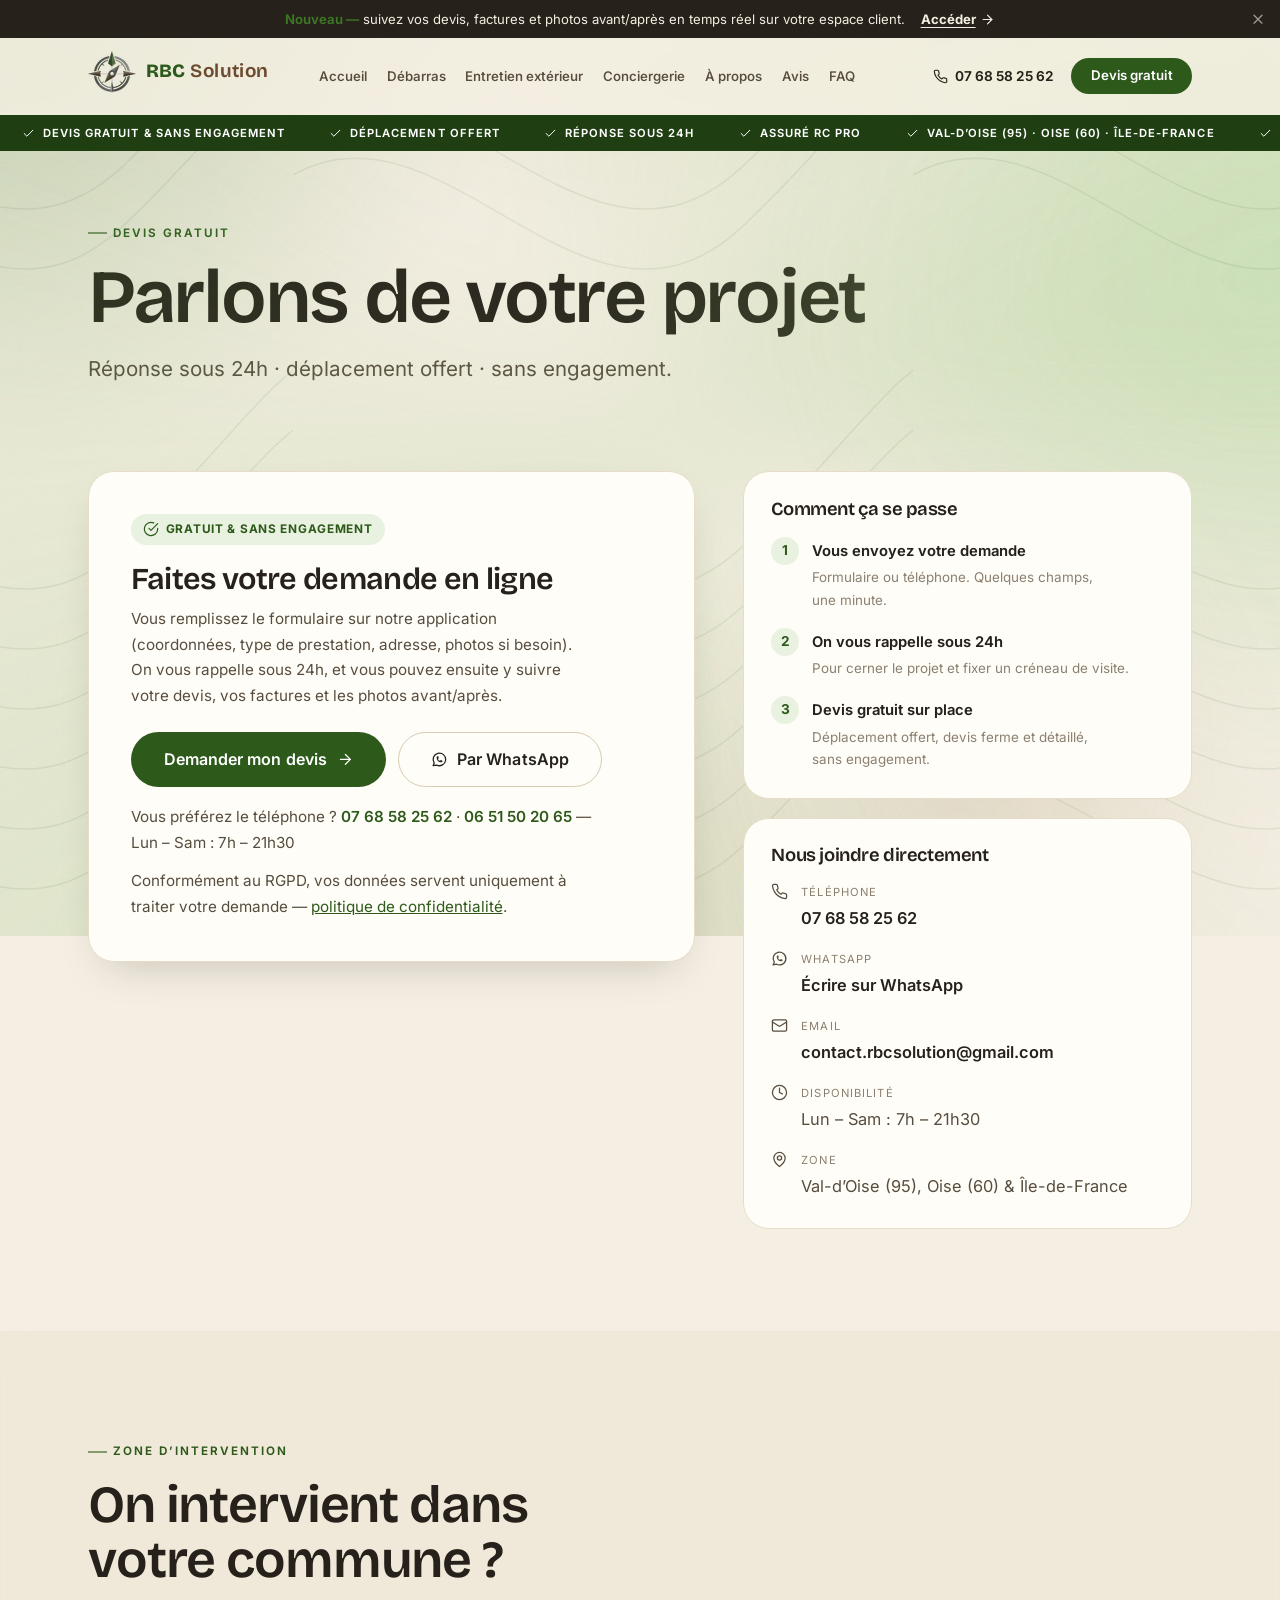
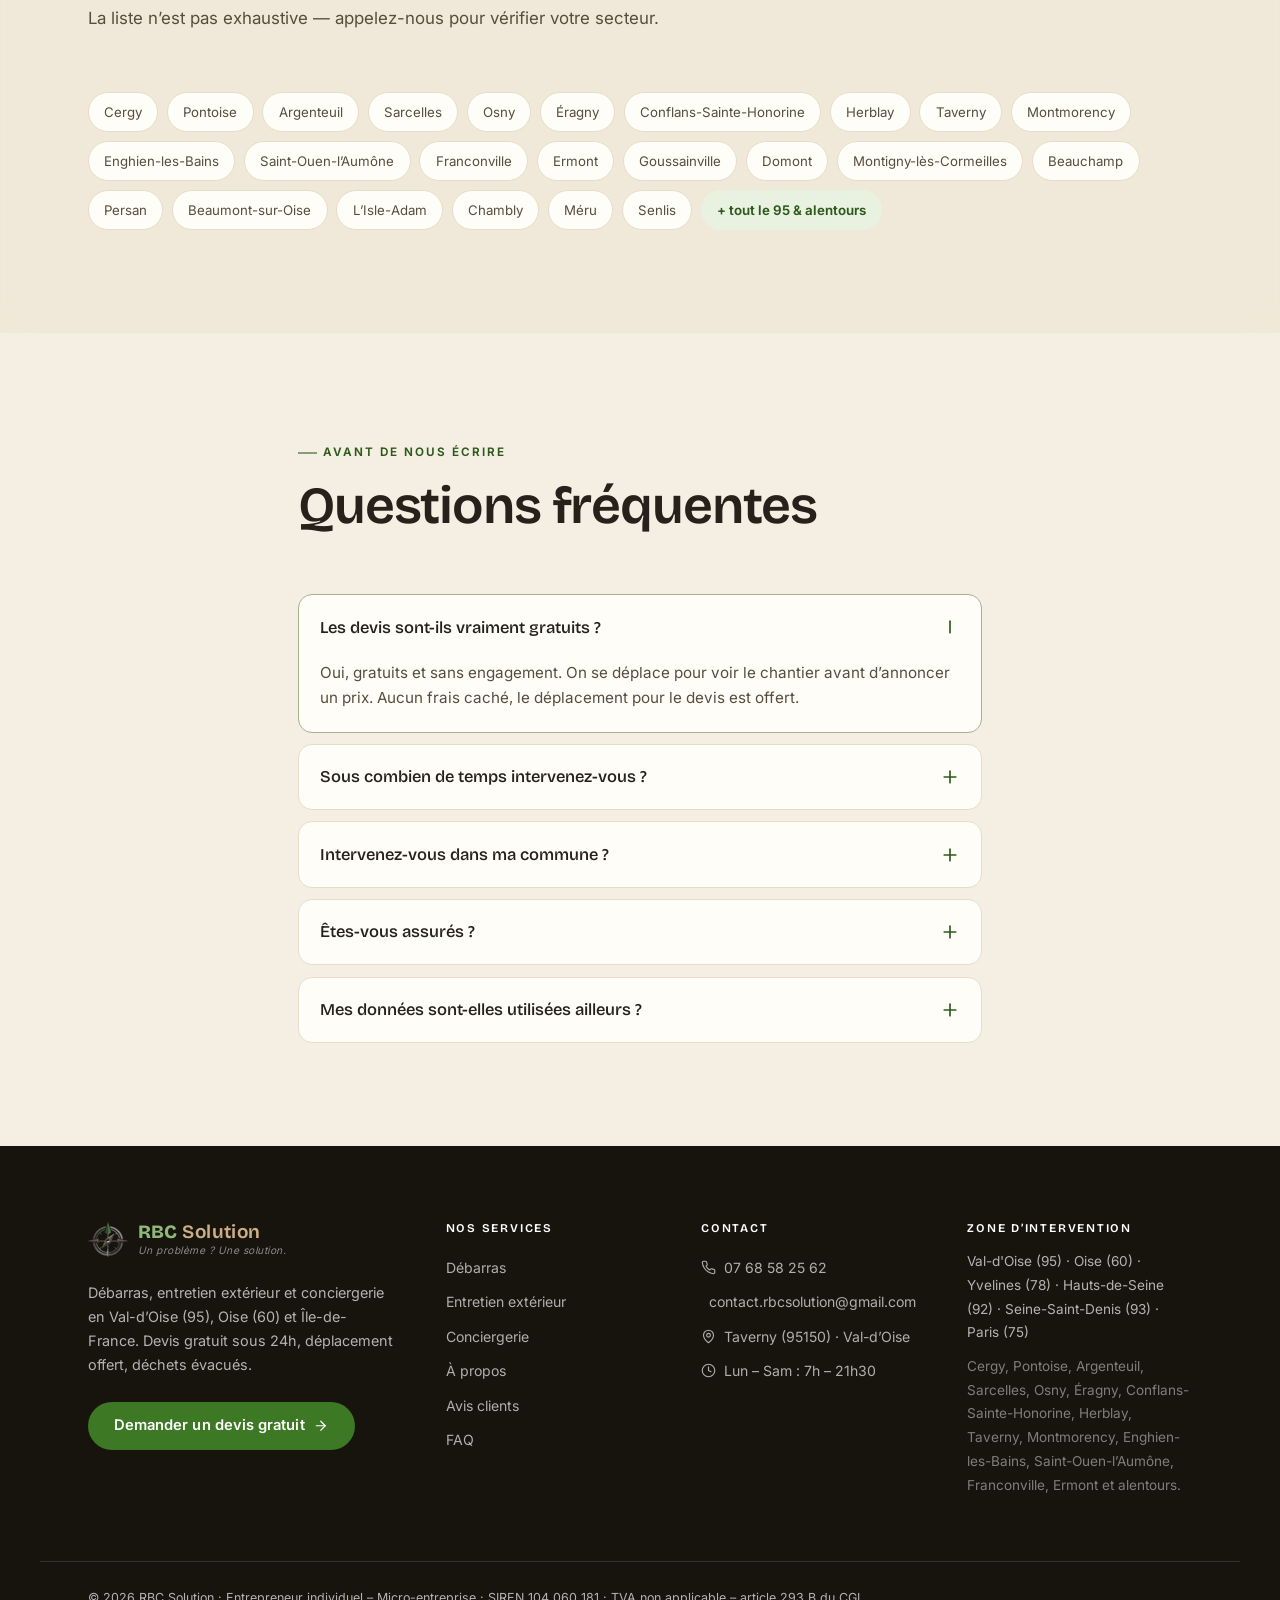
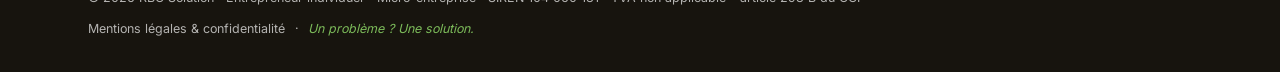
<file: contact/index.html>
<!DOCTYPE html><html lang="fr" data-world="default" data-astro-cid-5hce7sga> <head><meta charset="utf-8"><meta name="viewport" content="width=device-width, initial-scale=1"><title>Devis gratuit — Débarras, entretien extérieur &amp; conciergerie en Val-d’Oise · RBC Solution</title><meta name="description" content="Demandez votre devis gratuit sous 24h. Déplacement offert en Val-d’Oise (95), Oise (60) et Île-de-France. Choisissez votre service : débarras, entretien extérieur ou conciergerie."><link rel="canonical" href="https://rbcsolution.com/contact/"><link rel="icon" href="/favicon.svg" type="image/svg+xml"><meta name="theme-color" content="#2d5a1b"><meta name="author" content="RBC Solution"><meta name="robots" content="index, follow"><meta name="format-detection" content="telephone=no"><meta name="google-site-verification" content="ur7AYS-QiY8A2CvDFZ0sOP2IbIYApoEfcBPgpoQVrJE"><meta property="og:type" content="website"><meta property="og:site_name" content="RBC Solution"><meta property="og:title" content="Devis gratuit — Débarras, entretien extérieur &#38; conciergerie en Val-d’Oise · RBC Solution"><meta property="og:description" content="Demandez votre devis gratuit sous 24h. Déplacement offert en Val-d’Oise (95), Oise (60) et Île-de-France. Choisissez votre service : débarras, entretien extérieur ou conciergerie."><meta property="og:url" content="https://rbcsolution.com/contact/"><meta property="og:locale" content="fr_FR"><meta property="og:image" content="https://rbcsolution.com/og.jpg"><meta name="twitter:card" content="summary_large_image"><link rel="sitemap" href="/sitemap-index.xml"><script>
      document.documentElement.classList.add('js');
    </script><meta name="astro-view-transitions-enabled" content="true"><meta name="astro-view-transitions-fallback" content="animate"><script type="module" src="/_astro/ClientRouter.astro_astro_type_script_index_0_lang.CDGfc0hd.js"></script><script type="application/ld+json">{"@context":"https://schema.org","@type":"HomeAndConstructionBusiness","@id":"https://rbcsolution.com/#business","name":"RBC Solution","legalName":"Ruben Rebouço","description":"Débarras, entretien extérieur et conciergerie Airbnb en Val-d'Oise (95), Oise (60) et Île-de-France. Devis gratuit sous 24h, déplacement offert.","url":"https://rbcsolution.com","telephone":"+33768582562","email":"contact.rbcsolution@gmail.com","image":"https://rbcsolution.com/og.jpg","logo":"https://rbcsolution.com/favicon.svg","priceRange":"€€","slogan":"Un problème ? Une solution.","address":{"@type":"PostalAddress","streetAddress":"3 Rue des Fauvettes","postalCode":"95150","addressLocality":"Taverny","addressRegion":"Val-d'Oise","addressCountry":"FR"},"vatID":"TVA non applicable – article 293 B du CGI","identifier":[{"@type":"PropertyValue","name":"SIRET","value":"104 060 181 00013"},{"@type":"PropertyValue","name":"SIREN","value":"104 060 181"}],"openingHoursSpecification":{"@type":"OpeningHoursSpecification","dayOfWeek":["Monday","Tuesday","Wednesday","Thursday","Friday","Saturday"],"opens":"07:00","closes":"21:30"},"areaServed":[{"@type":"AdministrativeArea","name":"Val-d'Oise (95)"},{"@type":"AdministrativeArea","name":"Oise (60)"},{"@type":"AdministrativeArea","name":"Yvelines (78)"},{"@type":"AdministrativeArea","name":"Hauts-de-Seine (92)"},{"@type":"AdministrativeArea","name":"Seine-Saint-Denis (93)"},{"@type":"AdministrativeArea","name":"Paris (75)"},{"@type":"City","name":"Cergy"},{"@type":"City","name":"Pontoise"},{"@type":"City","name":"Argenteuil"},{"@type":"City","name":"Sarcelles"},{"@type":"City","name":"Osny"},{"@type":"City","name":"Éragny"},{"@type":"City","name":"Conflans-Sainte-Honorine"},{"@type":"City","name":"Herblay"},{"@type":"City","name":"Taverny"},{"@type":"City","name":"Montmorency"},{"@type":"City","name":"Enghien-les-Bains"},{"@type":"City","name":"Saint-Ouen-l’Aumône"},{"@type":"City","name":"Franconville"},{"@type":"City","name":"Ermont"},{"@type":"City","name":"Goussainville"},{"@type":"City","name":"Domont"},{"@type":"City","name":"Montigny-lès-Cormeilles"},{"@type":"City","name":"Beauchamp"},{"@type":"City","name":"Persan"},{"@type":"City","name":"Beaumont-sur-Oise"},{"@type":"City","name":"L’Isle-Adam"},{"@type":"City","name":"Chambly"},{"@type":"City","name":"Méru"},{"@type":"City","name":"Senlis"}],"aggregateRating":{"@type":"AggregateRating","ratingValue":"5.0","reviewCount":"3","bestRating":"5"},"review":[{"@type":"Review","reviewRating":{"@type":"Rating","ratingValue":"5","bestRating":"5"},"author":{"@type":"Person","name":"Walid"},"reviewBody":"Un service irréprochable, une équipe très efficace, professionnelle et sympathique. C'est souvent difficile de trouver une bonne société de service — c'est chose faite. Je recommande à 100 %."},{"@type":"Review","reviewRating":{"@type":"Rating","ratingValue":"5","bestRating":"5"},"author":{"@type":"Person","name":"Celia"},"reviewBody":"J'avais une cave complètement encombrée depuis des années et je ne savais plus par où commencer. Réponse très rapide, devis clair, tarif correct, intervention organisée en quelques jours."},{"@type":"Review","reviewRating":{"@type":"Rating","ratingValue":"5","bestRating":"5"},"author":{"@type":"Person","name":"Christophe"},"reviewBody":"Nous avons fait appel à RBC Solution pour un déménagement. Présents à l'heure convenue, très professionnels, un travail soigné. Je recommande vivement."}],"makesOffer":[{"@type":"Offer","itemOffered":{"@type":"Service","name":"Débarras de maison, appartement, cave et grenier"}},{"@type":"Offer","itemOffered":{"@type":"Service","name":"Débarras de succession et logements insalubres"}},{"@type":"Offer","itemOffered":{"@type":"Service","name":"Taille de haies et entretien des espaces verts"}},{"@type":"Offer","itemOffered":{"@type":"Service","name":"Tonte de pelouse et débroussaillage"}},{"@type":"Offer","itemOffered":{"@type":"Service","name":"Nettoyage haute pression de terrasses et façades"}},{"@type":"Offer","itemOffered":{"@type":"Service","name":"Conciergerie Airbnb et gestion locative courte durée"}}]}</script><script type="application/ld+json">{"@context":"https://schema.org","@type":"FAQPage","mainEntity":[{"@type":"Question","name":"Les devis sont-ils vraiment gratuits ?","acceptedAnswer":{"@type":"Answer","text":"Oui, gratuits et sans engagement. On se déplace pour voir le chantier avant d’annoncer un prix. Aucun frais caché, le déplacement pour le devis est offert."}},{"@type":"Question","name":"Sous combien de temps intervenez-vous ?","acceptedAnswer":{"@type":"Answer","text":"On répond sous 24h. Pour un devis précis, on passe sous 48 à 72h, puis l’intervention se fait sous 1 à 3 jours selon le volume et les disponibilités."}},{"@type":"Question","name":"Intervenez-vous dans ma commune ?","acceptedAnswer":{"@type":"Answer","text":"On couvre tout le Val-d'Oise (95), l'Oise (60) et les départements limitrophes (75, 78, 92, 93). Votre ville n’est pas listée ? Appelez-nous, on regarde au cas par cas."}},{"@type":"Question","name":"Êtes-vous assurés ?","acceptedAnswer":{"@type":"Answer","text":"Oui. RBC Solution est couvert par une assurance responsabilité civile professionnelle pour toutes ses interventions."}},{"@type":"Question","name":"Mes données sont-elles utilisées ailleurs ?","acceptedAnswer":{"@type":"Answer","text":"Non. Les informations du formulaire (prénom, téléphone, ville) servent uniquement à traiter votre demande de devis. Elles ne sont ni revendues ni transmises. Le site n'utilise aucun cookie de traçage."}}]}</script><script type="application/ld+json">{"@context":"https://schema.org","@type":"BreadcrumbList","itemListElement":[{"@type":"ListItem","position":1,"name":"Accueil","item":"https://rbcsolution.com/"},{"@type":"ListItem","position":2,"name":"Devis gratuit","item":"https://rbcsolution.com/contact/"}]}</script><link rel="stylesheet" href="/_astro/a-propos.D8CaY2jR.css">
<style>.faq[data-astro-cid-z65bj42f]{display:grid;gap:.7rem}.faq__item[data-astro-cid-z65bj42f]{border:1px solid var(--line);border-radius:var(--r);background:var(--surface);overflow:hidden;transition:border-color var(--t)}.faq__item[data-astro-cid-z65bj42f][open]{border-color:color-mix(in srgb,var(--accent) 34%,var(--line))}summary[data-astro-cid-z65bj42f]{display:flex;align-items:center;justify-content:space-between;gap:1rem;padding:1.15rem 1.3rem;cursor:pointer;font-family:var(--font-display);font-weight:540;font-size:1.03rem;color:var(--ink);list-style:none}summary[data-astro-cid-z65bj42f]::-webkit-details-marker{display:none}summary[data-astro-cid-z65bj42f] svg[data-astro-cid-z65bj42f]{flex-shrink:0;color:var(--accent);transition:transform var(--t)}.faq__item[data-astro-cid-z65bj42f][open] summary[data-astro-cid-z65bj42f] svg[data-astro-cid-z65bj42f] .faq__v[data-astro-cid-z65bj42f]{opacity:0}.faq__item[data-astro-cid-z65bj42f][open] summary[data-astro-cid-z65bj42f] svg[data-astro-cid-z65bj42f]{transform:rotate(90deg)}.faq__body[data-astro-cid-z65bj42f]{padding:0 1.3rem 1.3rem}.faq__body[data-astro-cid-z65bj42f] p[data-astro-cid-z65bj42f]{color:var(--ink-soft);font-size:.95rem;max-width:64ch}
.dq[data-astro-cid-dmdhz2qs]{background:var(--surface);border:1px solid var(--line);border-radius:var(--r-lg);padding:clamp(1.6rem,4vw,2.6rem);box-shadow:var(--shadow)}.dq--compact[data-astro-cid-dmdhz2qs]{box-shadow:none}.dq__badge[data-astro-cid-dmdhz2qs]{display:inline-flex;align-items:center;gap:.4rem;font-size:.74rem;font-weight:700;letter-spacing:.06em;text-transform:uppercase;color:var(--accent);background:var(--accent-soft);border-radius:var(--r-pill);padding:.35rem .8rem;margin-bottom:1.1rem}.dq[data-astro-cid-dmdhz2qs] h2[data-astro-cid-dmdhz2qs]{font-size:clamp(1.4rem,1.1rem + 1.2vw,1.9rem);margin-bottom:.7rem}.dq[data-astro-cid-dmdhz2qs]>p[data-astro-cid-dmdhz2qs]{color:var(--ink-soft);font-size:.95rem;max-width:46ch}.dq__actions[data-astro-cid-dmdhz2qs]{display:flex;flex-wrap:wrap;gap:.7rem;margin:1.5rem 0 1.1rem}.dq__alt[data-astro-cid-dmdhz2qs]{font-size:.88rem;color:var(--ink-soft);margin-bottom:.8rem}.dq__alt[data-astro-cid-dmdhz2qs] a[data-astro-cid-dmdhz2qs]{color:var(--accent);font-weight:600}.dq__legal[data-astro-cid-dmdhz2qs]{font-size:.78rem;color:var(--ink-mute)}.dq__legal[data-astro-cid-dmdhz2qs] a[data-astro-cid-dmdhz2qs]{color:var(--accent);text-decoration:underline}.ct-head[data-astro-cid-uw5kdbxl]{padding-block:clamp(2.5rem,6vw,4rem) clamp(1.5rem,3vw,2.5rem)}.ct-head[data-astro-cid-uw5kdbxl] h1[data-astro-cid-uw5kdbxl]{margin:.9rem 0}.ct-main[data-astro-cid-uw5kdbxl]{padding-top:clamp(1.5rem,4vw,3rem)}.ct-grid[data-astro-cid-uw5kdbxl]{display:grid;grid-template-columns:1.15fr .85fr;gap:clamp(1.6rem,4vw,3rem);align-items:start}.ct-side[data-astro-cid-uw5kdbxl]{display:grid;gap:1.2rem}.ct-card[data-astro-cid-uw5kdbxl]{padding:1.7rem;border:1px solid var(--line);border-radius:var(--r-lg);background:var(--surface)}.ct-card[data-astro-cid-uw5kdbxl] h2[data-astro-cid-uw5kdbxl]{font-size:1.15rem;margin-bottom:1.1rem}.ct-steps[data-astro-cid-uw5kdbxl]{list-style:none;display:grid;gap:1rem}.ct-steps[data-astro-cid-uw5kdbxl] li[data-astro-cid-uw5kdbxl]{display:flex;gap:.8rem}.ct-steps[data-astro-cid-uw5kdbxl] li[data-astro-cid-uw5kdbxl] span[data-astro-cid-uw5kdbxl]{flex-shrink:0;width:28px;height:28px;border-radius:50%;display:grid;place-items:center;background:var(--accent-soft);color:var(--accent);font-weight:700;font-size:.85rem}.ct-steps[data-astro-cid-uw5kdbxl] strong[data-astro-cid-uw5kdbxl]{color:var(--ink);font-size:.92rem}.ct-steps[data-astro-cid-uw5kdbxl] p[data-astro-cid-uw5kdbxl]{font-size:.84rem;color:var(--ink-mute);margin-top:.15rem}.ct-list[data-astro-cid-uw5kdbxl]{list-style:none;display:grid;gap:1.1rem}.ct-list[data-astro-cid-uw5kdbxl] li[data-astro-cid-uw5kdbxl]{display:flex;gap:.8rem}.ct-list[data-astro-cid-uw5kdbxl] li[data-astro-cid-uw5kdbxl] svg[data-astro-cid-uw5kdbxl]{color:var(--accent);flex-shrink:0;margin-top:3px}.ct-list[data-astro-cid-uw5kdbxl] span[data-astro-cid-uw5kdbxl]{display:block;font-size:.7rem;text-transform:uppercase;letter-spacing:.1em;color:var(--ink-mute);margin-bottom:.2rem}.ct-list[data-astro-cid-uw5kdbxl] a[data-astro-cid-uw5kdbxl]{display:block;font-weight:600;color:var(--ink)}.ct-list[data-astro-cid-uw5kdbxl] a[data-astro-cid-uw5kdbxl]:hover{color:var(--accent)}.zone-pill--more[data-astro-cid-uw5kdbxl]{background:var(--accent-soft);color:var(--accent);border-color:transparent;font-weight:640}@media(max-width:900px){.ct-grid[data-astro-cid-uw5kdbxl]{grid-template-columns:1fr}}
:where([data-astro-image]){object-fit:var(--fit);object-position:var(--pos);height:auto}:where([data-astro-image=full-width]){width:100%}:where([data-astro-image=constrained]){max-width:100%}
</style></head> <body data-world="default" data-astro-cid-5hce7sga> <a href="#main" class="skip-link" data-astro-cid-5hce7sga>Aller au contenu</a> <div class="aura" aria-hidden="true" data-aura> <div class="aura__field aura__field--1"></div> <div class="aura__field aura__field--2"></div> <div class="aura__field aura__field--3"></div> <div class="aura__field aura__field--4"></div> <div class="aura__sheen"></div> <div class="aura__contours"></div> <div class="aura__glow"></div> <div class="aura__grain"></div> </div> <script>
  (() => {
    const aura = document.querySelector('[data-aura]');
    if (!aura) return;

    const reduce = window.matchMedia('(prefers-reduced-motion: reduce)').matches;

    // pause animations when the tab is hidden
    const setPlay = () => {
      const s = document.hidden ? 'paused' : 'running';
      aura.querySelectorAll('*').forEach((el) => (el.style.animationPlayState = s));
    };
    document.addEventListener('visibilitychange', setPlay);
    setPlay();

    // gentle scroll parallax (desktop, motion allowed only)
    if (!reduce && window.matchMedia('(min-width: 760px)').matches) {
      let ticking = false;
      const onScroll = () => {
        if (ticking) return;
        ticking = true;
        requestAnimationFrame(() => {
          aura.style.setProperty('--aura-shift', (window.scrollY * -0.045).toFixed(1) + 'px');
          ticking = false;
        });
      };
      window.addEventListener('scroll', onScroll, { passive: true });
      onScroll();
    }
  })();
</script> <aside class="appbar" data-appbar hidden data-astro-cid-oxktbjjb> <p data-astro-cid-oxktbjjb> <strong data-astro-cid-oxktbjjb>Nouveau —</strong> suivez vos devis, factures et photos avant/après en
    temps réel sur votre espace client.
</p> <a href="https://app.rbcsolution.com" class="appbar__cta" data-astro-cid-oxktbjjb>Accéder <svg xmlns="http://www.w3.org/2000/svg" width="15" height="15" viewBox="0 0 24 24" fill="none" stroke="currentColor" stroke-width="1.8" stroke-linecap="round" stroke-linejoin="round" aria-hidden="true"><line x1="5" y1="12" x2="19" y2="12"/><polyline points="12 5 19 12 12 19"/></svg></a> <button type="button" class="appbar__close" aria-label="Fermer" data-appbar-close data-astro-cid-oxktbjjb> <svg xmlns="http://www.w3.org/2000/svg" width="16" height="16" viewBox="0 0 24 24" fill="none" stroke="currentColor" stroke-width="1.8" stroke-linecap="round" stroke-linejoin="round" aria-hidden="true"><line x1="18" y1="6" x2="6" y2="18"/><line x1="6" y1="6" x2="18" y2="18"/></svg> </button> </aside> <script type="module">const a="rbc_appbar_dismissed_v1",e=document.querySelector("[data-appbar]");if(e){let t=!1;try{t=localStorage.getItem(a)==="1"}catch{}t||(e.hidden=!1),e.querySelector("[data-appbar-close]")?.addEventListener("click",()=>{e.hidden=!0;try{localStorage.setItem(a,"1")}catch{}})}</script>  <header data-header data-world="default" class="hdr" data-astro-cid-3ef6ksr2> <div class="container hdr__bar" data-astro-cid-3ef6ksr2> <a href="/" class="hdr__brand" aria-label="RBC Solution — accueil" data-astro-cid-3ef6ksr2> <span class="logo logo--wm" data-astro-cid-tvrurpns> <img src="/_astro/logo-mark.DwTe5O53_Z1f4T3z.webp" alt loading="eager" data-astro-cid-tvrurpns="true" decoding="async" fetchpriority="auto" width="48" height="42" class="logo__mark"> <span class="logo__wm" data-astro-cid-tvrurpns> <span class="logo__name" data-astro-cid-tvrurpns><b class="logo__rbc" data-astro-cid-tvrurpns>RBC</b><span class="logo__sol" data-astro-cid-tvrurpns>Solution</span></span> <span class="logo__tag" data-astro-cid-tvrurpns>Un problème ? Une solution.</span> </span> </span>  </a> <nav class="hdr__nav" aria-label="Navigation principale" data-astro-cid-3ef6ksr2> <a href="/" class="hdr__link" data-astro-cid-3ef6ksr2> <span data-astro-cid-3ef6ksr2>Accueil</span> </a><a href="/debarras/" class="hdr__link" data-astro-cid-3ef6ksr2> <span data-astro-cid-3ef6ksr2>Débarras</span> </a><a href="/entretien-exterieur/" class="hdr__link" data-astro-cid-3ef6ksr2> <span data-astro-cid-3ef6ksr2>Entretien extérieur</span> </a><a href="/conciergerie/" class="hdr__link" data-astro-cid-3ef6ksr2> <span data-astro-cid-3ef6ksr2>Conciergerie</span> </a><a href="/a-propos/" class="hdr__link" data-astro-cid-3ef6ksr2> <span data-astro-cid-3ef6ksr2>À propos</span> </a><a href="/avis/" class="hdr__link" data-astro-cid-3ef6ksr2> <span data-astro-cid-3ef6ksr2>Avis</span> </a><a href="/faq/" class="hdr__link" data-astro-cid-3ef6ksr2> <span data-astro-cid-3ef6ksr2>FAQ</span> </a> </nav> <div class="hdr__actions" data-astro-cid-3ef6ksr2> <a href="tel:+33768582562" class="hdr__tel" data-astro-cid-3ef6ksr2> <svg xmlns="http://www.w3.org/2000/svg" width="15" height="15" viewBox="0 0 24 24" fill="none" stroke="currentColor" stroke-width="1.8" stroke-linecap="round" stroke-linejoin="round" aria-hidden="true"><path d="M22 16.92v3a2 2 0 0 1-2.18 2 19.79 19.79 0 0 1-8.63-3.07 19.5 19.5 0 0 1-6-6 19.79 19.79 0 0 1-3.07-8.67A2 2 0 0 1 4.11 2h3a2 2 0 0 1 2 1.72c.13.96.36 1.9.7 2.81a2 2 0 0 1-.45 2.11L8.09 9.91a16 16 0 0 0 6 6l1.27-1.27a2 2 0 0 1 2.11-.45c.9.34 1.85.57 2.81.7A2 2 0 0 1 22 16.92z"/></svg> <span data-astro-cid-3ef6ksr2>07 68 58 25 62</span> </a> <a href="/contact/" class="btn hdr__devis" data-astro-cid-3ef6ksr2>Devis gratuit</a> <button type="button" class="hdr__burger" aria-label="Ouvrir le menu" aria-expanded="false" aria-controls="mobile-nav" data-burger data-astro-cid-3ef6ksr2> <span data-astro-cid-3ef6ksr2></span><span data-astro-cid-3ef6ksr2></span><span data-astro-cid-3ef6ksr2></span> </button> </div> </div> <div class="hdr__panel" id="mobile-nav" data-panel hidden data-astro-cid-3ef6ksr2> <nav aria-label="Navigation mobile" data-astro-cid-3ef6ksr2> <a href="/" class="hdr__mlink" data-astro-cid-3ef6ksr2> Accueil <svg xmlns="http://www.w3.org/2000/svg" width="16" height="16" viewBox="0 0 24 24" fill="none" stroke="currentColor" stroke-width="1.8" stroke-linecap="round" stroke-linejoin="round" aria-hidden="true"><line x1="5" y1="12" x2="19" y2="12"/><polyline points="12 5 19 12 12 19"/></svg> </a><a href="/debarras/" class="hdr__mlink" data-astro-cid-3ef6ksr2> Débarras <svg xmlns="http://www.w3.org/2000/svg" width="16" height="16" viewBox="0 0 24 24" fill="none" stroke="currentColor" stroke-width="1.8" stroke-linecap="round" stroke-linejoin="round" aria-hidden="true"><line x1="5" y1="12" x2="19" y2="12"/><polyline points="12 5 19 12 12 19"/></svg> </a><a href="/entretien-exterieur/" class="hdr__mlink" data-astro-cid-3ef6ksr2> Entretien extérieur <svg xmlns="http://www.w3.org/2000/svg" width="16" height="16" viewBox="0 0 24 24" fill="none" stroke="currentColor" stroke-width="1.8" stroke-linecap="round" stroke-linejoin="round" aria-hidden="true"><line x1="5" y1="12" x2="19" y2="12"/><polyline points="12 5 19 12 12 19"/></svg> </a><a href="/conciergerie/" class="hdr__mlink" data-astro-cid-3ef6ksr2> Conciergerie <svg xmlns="http://www.w3.org/2000/svg" width="16" height="16" viewBox="0 0 24 24" fill="none" stroke="currentColor" stroke-width="1.8" stroke-linecap="round" stroke-linejoin="round" aria-hidden="true"><line x1="5" y1="12" x2="19" y2="12"/><polyline points="12 5 19 12 12 19"/></svg> </a><a href="/a-propos/" class="hdr__mlink" data-astro-cid-3ef6ksr2> À propos <svg xmlns="http://www.w3.org/2000/svg" width="16" height="16" viewBox="0 0 24 24" fill="none" stroke="currentColor" stroke-width="1.8" stroke-linecap="round" stroke-linejoin="round" aria-hidden="true"><line x1="5" y1="12" x2="19" y2="12"/><polyline points="12 5 19 12 12 19"/></svg> </a><a href="/avis/" class="hdr__mlink" data-astro-cid-3ef6ksr2> Avis <svg xmlns="http://www.w3.org/2000/svg" width="16" height="16" viewBox="0 0 24 24" fill="none" stroke="currentColor" stroke-width="1.8" stroke-linecap="round" stroke-linejoin="round" aria-hidden="true"><line x1="5" y1="12" x2="19" y2="12"/><polyline points="12 5 19 12 12 19"/></svg> </a><a href="/faq/" class="hdr__mlink" data-astro-cid-3ef6ksr2> FAQ <svg xmlns="http://www.w3.org/2000/svg" width="16" height="16" viewBox="0 0 24 24" fill="none" stroke="currentColor" stroke-width="1.8" stroke-linecap="round" stroke-linejoin="round" aria-hidden="true"><line x1="5" y1="12" x2="19" y2="12"/><polyline points="12 5 19 12 12 19"/></svg> </a> </nav> <div class="hdr__mcta" data-astro-cid-3ef6ksr2> <a href="tel:+33768582562" class="btn btn--ghost btn--lg" data-astro-cid-3ef6ksr2> <svg xmlns="http://www.w3.org/2000/svg" width="18" height="18" viewBox="0 0 24 24" fill="none" stroke="currentColor" stroke-width="1.8" stroke-linecap="round" stroke-linejoin="round" aria-hidden="true"><path d="M22 16.92v3a2 2 0 0 1-2.18 2 19.79 19.79 0 0 1-8.63-3.07 19.5 19.5 0 0 1-6-6 19.79 19.79 0 0 1-3.07-8.67A2 2 0 0 1 4.11 2h3a2 2 0 0 1 2 1.72c.13.96.36 1.9.7 2.81a2 2 0 0 1-.45 2.11L8.09 9.91a16 16 0 0 0 6 6l1.27-1.27a2 2 0 0 1 2.11-.45c.9.34 1.85.57 2.81.7A2 2 0 0 1 22 16.92z"/></svg> Appeler
</a> <a href="/contact/" class="btn btn--lg" data-astro-cid-3ef6ksr2>Devis gratuit</a> </div> </div> </header> <script type="module">function a(){const i=document.querySelector("[data-header]"),e=document.querySelector("[data-burger]"),t=document.querySelector("[data-panel]");if(!e||!t||e._wired)return;e._wired=!0;const d=r=>{const n=r??t.hasAttribute("hidden");n?t.removeAttribute("hidden"):t.setAttribute("hidden",""),e.setAttribute("aria-expanded",String(n)),e.setAttribute("aria-label",n?"Fermer le menu":"Ouvrir le menu"),i?.classList.toggle("menu-open",n),document.body.style.overflow=n?"hidden":""};e.addEventListener("click",()=>d()),t.querySelectorAll("a").forEach(r=>r.addEventListener("click",()=>d(!1))),window.addEventListener("keydown",r=>{r.key==="Escape"&&d(!1)})}a();document.addEventListener("astro:after-swap",a);</script>  <aside class="ribbon" aria-label="Nos engagements" data-astro-cid-qsz6iejd> <div class="ribbon__track" aria-hidden="true" data-astro-cid-qsz6iejd> <ul class="ribbon__run" data-astro-cid-qsz6iejd> <li data-astro-cid-qsz6iejd><svg xmlns="http://www.w3.org/2000/svg" width="13" height="13" viewBox="0 0 24 24" fill="none" stroke="currentColor" stroke-width="1.8" stroke-linecap="round" stroke-linejoin="round" aria-hidden="true"><polyline points="20 6 9 17 4 12"/></svg>Devis gratuit &amp; sans engagement</li><li data-astro-cid-qsz6iejd><svg xmlns="http://www.w3.org/2000/svg" width="13" height="13" viewBox="0 0 24 24" fill="none" stroke="currentColor" stroke-width="1.8" stroke-linecap="round" stroke-linejoin="round" aria-hidden="true"><polyline points="20 6 9 17 4 12"/></svg>Déplacement offert</li><li data-astro-cid-qsz6iejd><svg xmlns="http://www.w3.org/2000/svg" width="13" height="13" viewBox="0 0 24 24" fill="none" stroke="currentColor" stroke-width="1.8" stroke-linecap="round" stroke-linejoin="round" aria-hidden="true"><polyline points="20 6 9 17 4 12"/></svg>Réponse sous 24h</li><li data-astro-cid-qsz6iejd><svg xmlns="http://www.w3.org/2000/svg" width="13" height="13" viewBox="0 0 24 24" fill="none" stroke="currentColor" stroke-width="1.8" stroke-linecap="round" stroke-linejoin="round" aria-hidden="true"><polyline points="20 6 9 17 4 12"/></svg>Assuré RC Pro</li><li data-astro-cid-qsz6iejd><svg xmlns="http://www.w3.org/2000/svg" width="13" height="13" viewBox="0 0 24 24" fill="none" stroke="currentColor" stroke-width="1.8" stroke-linecap="round" stroke-linejoin="round" aria-hidden="true"><polyline points="20 6 9 17 4 12"/></svg>Val-d’Oise (95) · Oise (60) · Île-de-France</li> </ul><ul class="ribbon__run" data-astro-cid-qsz6iejd> <li data-astro-cid-qsz6iejd><svg xmlns="http://www.w3.org/2000/svg" width="13" height="13" viewBox="0 0 24 24" fill="none" stroke="currentColor" stroke-width="1.8" stroke-linecap="round" stroke-linejoin="round" aria-hidden="true"><polyline points="20 6 9 17 4 12"/></svg>Devis gratuit &amp; sans engagement</li><li data-astro-cid-qsz6iejd><svg xmlns="http://www.w3.org/2000/svg" width="13" height="13" viewBox="0 0 24 24" fill="none" stroke="currentColor" stroke-width="1.8" stroke-linecap="round" stroke-linejoin="round" aria-hidden="true"><polyline points="20 6 9 17 4 12"/></svg>Déplacement offert</li><li data-astro-cid-qsz6iejd><svg xmlns="http://www.w3.org/2000/svg" width="13" height="13" viewBox="0 0 24 24" fill="none" stroke="currentColor" stroke-width="1.8" stroke-linecap="round" stroke-linejoin="round" aria-hidden="true"><polyline points="20 6 9 17 4 12"/></svg>Réponse sous 24h</li><li data-astro-cid-qsz6iejd><svg xmlns="http://www.w3.org/2000/svg" width="13" height="13" viewBox="0 0 24 24" fill="none" stroke="currentColor" stroke-width="1.8" stroke-linecap="round" stroke-linejoin="round" aria-hidden="true"><polyline points="20 6 9 17 4 12"/></svg>Assuré RC Pro</li><li data-astro-cid-qsz6iejd><svg xmlns="http://www.w3.org/2000/svg" width="13" height="13" viewBox="0 0 24 24" fill="none" stroke="currentColor" stroke-width="1.8" stroke-linecap="round" stroke-linejoin="round" aria-hidden="true"><polyline points="20 6 9 17 4 12"/></svg>Val-d’Oise (95) · Oise (60) · Île-de-France</li> </ul><ul class="ribbon__run" data-astro-cid-qsz6iejd> <li data-astro-cid-qsz6iejd><svg xmlns="http://www.w3.org/2000/svg" width="13" height="13" viewBox="0 0 24 24" fill="none" stroke="currentColor" stroke-width="1.8" stroke-linecap="round" stroke-linejoin="round" aria-hidden="true"><polyline points="20 6 9 17 4 12"/></svg>Devis gratuit &amp; sans engagement</li><li data-astro-cid-qsz6iejd><svg xmlns="http://www.w3.org/2000/svg" width="13" height="13" viewBox="0 0 24 24" fill="none" stroke="currentColor" stroke-width="1.8" stroke-linecap="round" stroke-linejoin="round" aria-hidden="true"><polyline points="20 6 9 17 4 12"/></svg>Déplacement offert</li><li data-astro-cid-qsz6iejd><svg xmlns="http://www.w3.org/2000/svg" width="13" height="13" viewBox="0 0 24 24" fill="none" stroke="currentColor" stroke-width="1.8" stroke-linecap="round" stroke-linejoin="round" aria-hidden="true"><polyline points="20 6 9 17 4 12"/></svg>Réponse sous 24h</li><li data-astro-cid-qsz6iejd><svg xmlns="http://www.w3.org/2000/svg" width="13" height="13" viewBox="0 0 24 24" fill="none" stroke="currentColor" stroke-width="1.8" stroke-linecap="round" stroke-linejoin="round" aria-hidden="true"><polyline points="20 6 9 17 4 12"/></svg>Assuré RC Pro</li><li data-astro-cid-qsz6iejd><svg xmlns="http://www.w3.org/2000/svg" width="13" height="13" viewBox="0 0 24 24" fill="none" stroke="currentColor" stroke-width="1.8" stroke-linecap="round" stroke-linejoin="round" aria-hidden="true"><polyline points="20 6 9 17 4 12"/></svg>Val-d’Oise (95) · Oise (60) · Île-de-France</li> </ul> </div> <ul class="sr-only" data-astro-cid-qsz6iejd> <li data-astro-cid-qsz6iejd>Devis gratuit &amp; sans engagement</li><li data-astro-cid-qsz6iejd>Déplacement offert</li><li data-astro-cid-qsz6iejd>Réponse sous 24h</li><li data-astro-cid-qsz6iejd>Assuré RC Pro</li> </ul> </aside>  <main id="main" data-astro-cid-5hce7sga>  <section class="ct-head" data-astro-cid-uw5kdbxl> <div class="container" data-astro-cid-uw5kdbxl> <span class="eyebrow reveal-fade" data-astro-cid-uw5kdbxl>Devis gratuit</span> <h1 class="reveal-fade" style="--reveal-delay:80ms" data-astro-cid-uw5kdbxl>Parlons de votre projet</h1> <p class="lead reveal-fade" style="--reveal-delay:180ms" data-astro-cid-uw5kdbxl>
Réponse sous 24h · déplacement offert · sans engagement.
</p> </div> </section> <section class="section ct-main" data-astro-cid-uw5kdbxl> <div class="container ct-grid" data-astro-cid-uw5kdbxl> <div class="reveal" data-astro-cid-uw5kdbxl> <div class="dq" data-astro-cid-dmdhz2qs> <span class="dq__badge" data-astro-cid-dmdhz2qs> <svg xmlns="http://www.w3.org/2000/svg" width="16" height="16" viewBox="0 0 24 24" fill="none" stroke="currentColor" stroke-width="1.8" stroke-linecap="round" stroke-linejoin="round" aria-hidden="true"><path d="M22 11.08V12a10 10 0 1 1-5.93-9.14"/><polyline points="22 4 12 14.01 9 11.01"/></svg> Gratuit &amp; sans engagement
</span> <h2 data-astro-cid-dmdhz2qs>Faites votre demande en ligne</h2> <p data-astro-cid-dmdhz2qs>
Vous remplissez le formulaire sur notre application (coordonnées, type de
    prestation, adresse, photos si besoin). On vous rappelle sous 24h, et vous
    pouvez ensuite y suivre votre devis, vos factures et les photos avant/après.
</p> <div class="dq__actions" data-astro-cid-dmdhz2qs> <a href="https://app.rbcsolution.com/demande?utm_source=site-vitrine&utm_medium=devis" class="btn btn--lg" data-demande data-astro-cid-dmdhz2qs>
Demander mon devis <svg xmlns="http://www.w3.org/2000/svg" width="18" height="18" viewBox="0 0 24 24" fill="none" stroke="currentColor" stroke-width="1.8" stroke-linecap="round" stroke-linejoin="round" aria-hidden="true"><line x1="5" y1="12" x2="19" y2="12"/><polyline points="12 5 19 12 12 19"/></svg> </a> <a href="https://wa.me/33651502065?text=Bonjour%20RBC%20Solution%2C%20je%20souhaite%20un%20devis%20gratuit%20pour%20" class="btn btn--ghost btn--lg" target="_blank" rel="noopener" data-astro-cid-dmdhz2qs> <svg xmlns="http://www.w3.org/2000/svg" width="18" height="18" viewBox="0 0 24 24" fill="none" stroke="currentColor" stroke-width="1.8" stroke-linecap="round" stroke-linejoin="round" aria-hidden="true"><path d="M3 21l1.65-3.8a9 9 0 1 1 3.4 2.9L3 21" /><path d="M9 10a.5.5 0 0 0 1 0V9a.5.5 0 0 0-1 0v1a5 5 0 0 0 5 5h1a.5.5 0 0 0 0-1h-1a.5.5 0 0 0 0 1"/></svg> Par WhatsApp
</a> </div> <p class="dq__alt" data-astro-cid-dmdhz2qs>
Vous préférez le téléphone&nbsp;?
<a href="tel:+33768582562" data-astro-cid-dmdhz2qs>07 68 58 25 62</a> <span aria-hidden="true" data-astro-cid-dmdhz2qs>·</span> <a href="tel:+33651502065" data-astro-cid-dmdhz2qs>06 51 50 20 65</a>
— Lun – Sam : 7h – 21h30 </p> <p class="dq__legal" data-astro-cid-dmdhz2qs>
Conformément au RGPD, vos données servent uniquement à traiter votre demande —
<a href="/mentions-legales/" data-astro-cid-dmdhz2qs>politique de confidentialité</a>.
</p> </div> <script type="module">function t(){const e=new URLSearchParams(location.search).get("service");e&&document.querySelectorAll("[data-demande]").forEach(r=>{const n=new URL(r.href);n.searchParams.set("service",e),r.href=n.toString()})}t();document.addEventListener("astro:after-swap",t);</script>  </div> <aside class="ct-side" data-astro-cid-uw5kdbxl> <div class="ct-card reveal" data-astro-cid-uw5kdbxl> <h2 data-astro-cid-uw5kdbxl>Comment ça se passe</h2> <ol class="ct-steps" data-astro-cid-uw5kdbxl> <li data-astro-cid-uw5kdbxl> <span data-astro-cid-uw5kdbxl>1</span> <div data-astro-cid-uw5kdbxl><strong data-astro-cid-uw5kdbxl>Vous envoyez votre demande</strong><p data-astro-cid-uw5kdbxl>Formulaire ou téléphone. Quelques champs, une minute.</p></div> </li><li data-astro-cid-uw5kdbxl> <span data-astro-cid-uw5kdbxl>2</span> <div data-astro-cid-uw5kdbxl><strong data-astro-cid-uw5kdbxl>On vous rappelle sous 24h</strong><p data-astro-cid-uw5kdbxl>Pour cerner le projet et fixer un créneau de visite.</p></div> </li><li data-astro-cid-uw5kdbxl> <span data-astro-cid-uw5kdbxl>3</span> <div data-astro-cid-uw5kdbxl><strong data-astro-cid-uw5kdbxl>Devis gratuit sur place</strong><p data-astro-cid-uw5kdbxl>Déplacement offert, devis ferme et détaillé, sans engagement.</p></div> </li> </ol> </div> <div class="ct-card reveal" style="--reveal-delay:100ms" data-astro-cid-uw5kdbxl> <h2 data-astro-cid-uw5kdbxl>Nous joindre directement</h2> <ul class="ct-list" data-astro-cid-uw5kdbxl> <li data-astro-cid-uw5kdbxl> <svg xmlns="http://www.w3.org/2000/svg" width="17" height="17" viewBox="0 0 24 24" fill="none" stroke="currentColor" stroke-width="1.8" stroke-linecap="round" stroke-linejoin="round" aria-hidden="true"><path d="M22 16.92v3a2 2 0 0 1-2.18 2 19.79 19.79 0 0 1-8.63-3.07 19.5 19.5 0 0 1-6-6 19.79 19.79 0 0 1-3.07-8.67A2 2 0 0 1 4.11 2h3a2 2 0 0 1 2 1.72c.13.96.36 1.9.7 2.81a2 2 0 0 1-.45 2.11L8.09 9.91a16 16 0 0 0 6 6l1.27-1.27a2 2 0 0 1 2.11-.45c.9.34 1.85.57 2.81.7A2 2 0 0 1 22 16.92z"/></svg> <div data-astro-cid-uw5kdbxl> <span data-astro-cid-uw5kdbxl>Téléphone</span> <a href="tel:+33768582562" data-astro-cid-uw5kdbxl>07 68 58 25 62</a> </div> </li> <li data-astro-cid-uw5kdbxl> <svg xmlns="http://www.w3.org/2000/svg" width="17" height="17" viewBox="0 0 24 24" fill="none" stroke="currentColor" stroke-width="1.8" stroke-linecap="round" stroke-linejoin="round" aria-hidden="true"><path d="M3 21l1.65-3.8a9 9 0 1 1 3.4 2.9L3 21" /><path d="M9 10a.5.5 0 0 0 1 0V9a.5.5 0 0 0-1 0v1a5 5 0 0 0 5 5h1a.5.5 0 0 0 0-1h-1a.5.5 0 0 0 0 1"/></svg> <div data-astro-cid-uw5kdbxl> <span data-astro-cid-uw5kdbxl>WhatsApp</span> <a href="https://wa.me/33651502065" target="_blank" rel="noopener" data-astro-cid-uw5kdbxl>Écrire sur WhatsApp</a> </div> </li> <li data-astro-cid-uw5kdbxl> <svg xmlns="http://www.w3.org/2000/svg" width="17" height="17" viewBox="0 0 24 24" fill="none" stroke="currentColor" stroke-width="1.8" stroke-linecap="round" stroke-linejoin="round" aria-hidden="true"><rect x="2" y="4" width="20" height="16" rx="2"/><path d="m22 7-8.97 5.7a1.94 1.94 0 0 1-2.06 0L2 7"/></svg> <div data-astro-cid-uw5kdbxl> <span data-astro-cid-uw5kdbxl>Email</span> <a href="mailto:contact.rbcsolution@gmail.com" data-astro-cid-uw5kdbxl>contact.rbcsolution@gmail.com</a> </div> </li> <li data-astro-cid-uw5kdbxl> <svg xmlns="http://www.w3.org/2000/svg" width="17" height="17" viewBox="0 0 24 24" fill="none" stroke="currentColor" stroke-width="1.8" stroke-linecap="round" stroke-linejoin="round" aria-hidden="true"><circle cx="12" cy="12" r="10"/><polyline points="12 6 12 12 16 14"/></svg> <div data-astro-cid-uw5kdbxl><span data-astro-cid-uw5kdbxl>Disponibilité</span><p data-astro-cid-uw5kdbxl>Lun – Sam : 7h – 21h30</p></div> </li> <li data-astro-cid-uw5kdbxl> <svg xmlns="http://www.w3.org/2000/svg" width="17" height="17" viewBox="0 0 24 24" fill="none" stroke="currentColor" stroke-width="1.8" stroke-linecap="round" stroke-linejoin="round" aria-hidden="true"><path d="M20 10c0 6-8 12-8 12s-8-6-8-12a8 8 0 0 1 16 0Z"/><circle cx="12" cy="10" r="3"/></svg> <div data-astro-cid-uw5kdbxl><span data-astro-cid-uw5kdbxl>Zone</span><p data-astro-cid-uw5kdbxl>Val-d’Oise (95), Oise (60) &amp; Île-de-France</p></div> </li> </ul> </div> </aside> </div> </section> <section class="section section--alt" data-astro-cid-uw5kdbxl> <div class="container" data-astro-cid-uw5kdbxl> <div class="section-head reveal" data-astro-cid-uw5kdbxl> <span class="eyebrow" data-astro-cid-uw5kdbxl>Zone d’intervention</span> <h2 data-astro-cid-uw5kdbxl>On intervient dans votre commune&nbsp;?</h2> <p data-astro-cid-uw5kdbxl>La liste n’est pas exhaustive — appelez-nous pour vérifier votre secteur.</p> </div> <div class="zone-cloud reveal" data-astro-cid-uw5kdbxl> <span class="zone-pill" data-astro-cid-uw5kdbxl>Cergy</span><span class="zone-pill" data-astro-cid-uw5kdbxl>Pontoise</span><span class="zone-pill" data-astro-cid-uw5kdbxl>Argenteuil</span><span class="zone-pill" data-astro-cid-uw5kdbxl>Sarcelles</span><span class="zone-pill" data-astro-cid-uw5kdbxl>Osny</span><span class="zone-pill" data-astro-cid-uw5kdbxl>Éragny</span><span class="zone-pill" data-astro-cid-uw5kdbxl>Conflans-Sainte-Honorine</span><span class="zone-pill" data-astro-cid-uw5kdbxl>Herblay</span><span class="zone-pill" data-astro-cid-uw5kdbxl>Taverny</span><span class="zone-pill" data-astro-cid-uw5kdbxl>Montmorency</span><span class="zone-pill" data-astro-cid-uw5kdbxl>Enghien-les-Bains</span><span class="zone-pill" data-astro-cid-uw5kdbxl>Saint-Ouen-l’Aumône</span><span class="zone-pill" data-astro-cid-uw5kdbxl>Franconville</span><span class="zone-pill" data-astro-cid-uw5kdbxl>Ermont</span><span class="zone-pill" data-astro-cid-uw5kdbxl>Goussainville</span><span class="zone-pill" data-astro-cid-uw5kdbxl>Domont</span><span class="zone-pill" data-astro-cid-uw5kdbxl>Montigny-lès-Cormeilles</span><span class="zone-pill" data-astro-cid-uw5kdbxl>Beauchamp</span><span class="zone-pill" data-astro-cid-uw5kdbxl>Persan</span><span class="zone-pill" data-astro-cid-uw5kdbxl>Beaumont-sur-Oise</span><span class="zone-pill" data-astro-cid-uw5kdbxl>L’Isle-Adam</span><span class="zone-pill" data-astro-cid-uw5kdbxl>Chambly</span><span class="zone-pill" data-astro-cid-uw5kdbxl>Méru</span><span class="zone-pill" data-astro-cid-uw5kdbxl>Senlis</span> <span class="zone-pill zone-pill--more" data-astro-cid-uw5kdbxl>+ tout le 95 &amp; alentours</span> </div> </div> </section> <section class="section" data-astro-cid-uw5kdbxl> <div class="container container-narrow" data-astro-cid-uw5kdbxl> <div class="section-head reveal" data-astro-cid-uw5kdbxl> <span class="eyebrow" data-astro-cid-uw5kdbxl>Avant de nous écrire</span> <h2 data-astro-cid-uw5kdbxl>Questions fréquentes</h2> </div> <div class="faq" data-astro-cid-z65bj42f> <details class="faq__item reveal" name="faq" open data-astro-cid-z65bj42f> <summary data-astro-cid-z65bj42f> <span data-astro-cid-z65bj42f>Les devis sont-ils vraiment gratuits ?</span> <svg viewBox="0 0 24 24" width="20" height="20" fill="none" stroke="currentColor" stroke-width="2" stroke-linecap="round" aria-hidden="true" data-astro-cid-z65bj42f> <line x1="12" y1="5" x2="12" y2="19" class="faq__v" data-astro-cid-z65bj42f></line> <line x1="5" y1="12" x2="19" y2="12" data-astro-cid-z65bj42f></line> </svg> </summary> <div class="faq__body" data-astro-cid-z65bj42f><p data-astro-cid-z65bj42f>Oui, gratuits et sans engagement. On se déplace pour voir le chantier avant d’annoncer un prix. Aucun frais caché, le déplacement pour le devis est offert.</p></div> </details><details class="faq__item reveal" name="faq" data-astro-cid-z65bj42f> <summary data-astro-cid-z65bj42f> <span data-astro-cid-z65bj42f>Sous combien de temps intervenez-vous ?</span> <svg viewBox="0 0 24 24" width="20" height="20" fill="none" stroke="currentColor" stroke-width="2" stroke-linecap="round" aria-hidden="true" data-astro-cid-z65bj42f> <line x1="12" y1="5" x2="12" y2="19" class="faq__v" data-astro-cid-z65bj42f></line> <line x1="5" y1="12" x2="19" y2="12" data-astro-cid-z65bj42f></line> </svg> </summary> <div class="faq__body" data-astro-cid-z65bj42f><p data-astro-cid-z65bj42f>On répond sous 24h. Pour un devis précis, on passe sous 48 à 72h, puis l’intervention se fait sous 1 à 3 jours selon le volume et les disponibilités.</p></div> </details><details class="faq__item reveal" name="faq" data-astro-cid-z65bj42f> <summary data-astro-cid-z65bj42f> <span data-astro-cid-z65bj42f>Intervenez-vous dans ma commune ?</span> <svg viewBox="0 0 24 24" width="20" height="20" fill="none" stroke="currentColor" stroke-width="2" stroke-linecap="round" aria-hidden="true" data-astro-cid-z65bj42f> <line x1="12" y1="5" x2="12" y2="19" class="faq__v" data-astro-cid-z65bj42f></line> <line x1="5" y1="12" x2="19" y2="12" data-astro-cid-z65bj42f></line> </svg> </summary> <div class="faq__body" data-astro-cid-z65bj42f><p data-astro-cid-z65bj42f>On couvre tout le Val-d&#39;Oise (95), l&#39;Oise (60) et les départements limitrophes (75, 78, 92, 93). Votre ville n’est pas listée ? Appelez-nous, on regarde au cas par cas.</p></div> </details><details class="faq__item reveal" name="faq" data-astro-cid-z65bj42f> <summary data-astro-cid-z65bj42f> <span data-astro-cid-z65bj42f>Êtes-vous assurés ?</span> <svg viewBox="0 0 24 24" width="20" height="20" fill="none" stroke="currentColor" stroke-width="2" stroke-linecap="round" aria-hidden="true" data-astro-cid-z65bj42f> <line x1="12" y1="5" x2="12" y2="19" class="faq__v" data-astro-cid-z65bj42f></line> <line x1="5" y1="12" x2="19" y2="12" data-astro-cid-z65bj42f></line> </svg> </summary> <div class="faq__body" data-astro-cid-z65bj42f><p data-astro-cid-z65bj42f>Oui. RBC Solution est couvert par une assurance responsabilité civile professionnelle pour toutes ses interventions.</p></div> </details><details class="faq__item reveal" name="faq" data-astro-cid-z65bj42f> <summary data-astro-cid-z65bj42f> <span data-astro-cid-z65bj42f>Mes données sont-elles utilisées ailleurs ?</span> <svg viewBox="0 0 24 24" width="20" height="20" fill="none" stroke="currentColor" stroke-width="2" stroke-linecap="round" aria-hidden="true" data-astro-cid-z65bj42f> <line x1="12" y1="5" x2="12" y2="19" class="faq__v" data-astro-cid-z65bj42f></line> <line x1="5" y1="12" x2="19" y2="12" data-astro-cid-z65bj42f></line> </svg> </summary> <div class="faq__body" data-astro-cid-z65bj42f><p data-astro-cid-z65bj42f>Non. Les informations du formulaire (prénom, téléphone, ville) servent uniquement à traiter votre demande de devis. Elles ne sont ni revendues ni transmises. Le site n&#39;utilise aucun cookie de traçage.</p></div> </details> </div>  </div> </section>  </main> <footer class="ft" data-astro-cid-sz7xmlte> <div class="container ft__grid" data-astro-cid-sz7xmlte> <div class="ft__brand" data-astro-cid-sz7xmlte> <span class="logo ft__logo logo--wm" data-astro-cid-tvrurpns> <img src="/_astro/logo-mark.DwTe5O53_2wPrJK.webp" alt loading="eager" data-astro-cid-tvrurpns="true" decoding="async" fetchpriority="auto" width="40" height="35" class="logo__mark"> <span class="logo__wm" data-astro-cid-tvrurpns> <span class="logo__name" data-astro-cid-tvrurpns><b class="logo__rbc" data-astro-cid-tvrurpns>RBC</b><span class="logo__sol" data-astro-cid-tvrurpns>Solution</span></span> <span class="logo__tag" data-astro-cid-tvrurpns>Un problème ? Une solution.</span> </span> </span>  <p class="ft__desc" data-astro-cid-sz7xmlte>
Débarras, entretien extérieur et conciergerie en Val-d’Oise (95), Oise (60)
        et Île-de-France. Devis gratuit sous 24h, déplacement offert, déchets évacués.
</p> <a href="/contact/" class="btn" data-astro-cid-sz7xmlte>Demander un devis gratuit <svg xmlns="http://www.w3.org/2000/svg" width="16" height="16" viewBox="0 0 24 24" fill="none" stroke="currentColor" stroke-width="1.8" stroke-linecap="round" stroke-linejoin="round" aria-hidden="true"><line x1="5" y1="12" x2="19" y2="12"/><polyline points="12 5 19 12 12 19"/></svg></a> </div> <nav class="ft__col" aria-label="Services" data-astro-cid-sz7xmlte> <h3 data-astro-cid-sz7xmlte>Nos services</h3> <a href="/debarras/" data-astro-cid-sz7xmlte>Débarras</a><a href="/entretien-exterieur/" data-astro-cid-sz7xmlte>Entretien extérieur</a><a href="/conciergerie/" data-astro-cid-sz7xmlte>Conciergerie</a> <a href="/a-propos/" data-astro-cid-sz7xmlte>À propos</a> <a href="/avis/" data-astro-cid-sz7xmlte>Avis clients</a> <a href="/faq/" data-astro-cid-sz7xmlte>FAQ</a> </nav> <div class="ft__col" data-astro-cid-sz7xmlte> <h3 data-astro-cid-sz7xmlte>Contact</h3> <a href="tel:+33768582562" data-astro-cid-sz7xmlte><svg xmlns="http://www.w3.org/2000/svg" width="15" height="15" viewBox="0 0 24 24" fill="none" stroke="currentColor" stroke-width="1.8" stroke-linecap="round" stroke-linejoin="round" aria-hidden="true"><path d="M22 16.92v3a2 2 0 0 1-2.18 2 19.79 19.79 0 0 1-8.63-3.07 19.5 19.5 0 0 1-6-6 19.79 19.79 0 0 1-3.07-8.67A2 2 0 0 1 4.11 2h3a2 2 0 0 1 2 1.72c.13.96.36 1.9.7 2.81a2 2 0 0 1-.45 2.11L8.09 9.91a16 16 0 0 0 6 6l1.27-1.27a2 2 0 0 1 2.11-.45c.9.34 1.85.57 2.81.7A2 2 0 0 1 22 16.92z"/></svg>07 68 58 25 62</a> <a href="mailto:contact.rbcsolution@gmail.com" data-astro-cid-sz7xmlte><svg xmlns="http://www.w3.org/2000/svg" width="15" height="15" viewBox="0 0 24 24" fill="none" stroke="currentColor" stroke-width="1.8" stroke-linecap="round" stroke-linejoin="round" aria-hidden="true"><rect x="2" y="4" width="20" height="16" rx="2"/><path d="m22 7-8.97 5.7a1.94 1.94 0 0 1-2.06 0L2 7"/></svg>contact.rbcsolution@gmail.com</a> <span data-astro-cid-sz7xmlte><svg xmlns="http://www.w3.org/2000/svg" width="15" height="15" viewBox="0 0 24 24" fill="none" stroke="currentColor" stroke-width="1.8" stroke-linecap="round" stroke-linejoin="round" aria-hidden="true"><path d="M20 10c0 6-8 12-8 12s-8-6-8-12a8 8 0 0 1 16 0Z"/><circle cx="12" cy="10" r="3"/></svg>Taverny (95150) · Val-d’Oise</span> <span data-astro-cid-sz7xmlte><svg xmlns="http://www.w3.org/2000/svg" width="15" height="15" viewBox="0 0 24 24" fill="none" stroke="currentColor" stroke-width="1.8" stroke-linecap="round" stroke-linejoin="round" aria-hidden="true"><circle cx="12" cy="12" r="10"/><polyline points="12 6 12 12 16 14"/></svg>Lun – Sam : 7h – 21h30</span> </div> <div class="ft__col" data-astro-cid-sz7xmlte> <h3 data-astro-cid-sz7xmlte>Zone d’intervention</h3> <p class="ft__zones" data-astro-cid-sz7xmlte>Val-d&#39;Oise (95) · Oise (60) · Yvelines (78) · Hauts-de-Seine (92) · Seine-Saint-Denis (93) · Paris (75)</p> <p class="ft__zones ft__zones--dim" data-astro-cid-sz7xmlte>Cergy, Pontoise, Argenteuil, Sarcelles, Osny, Éragny, Conflans-Sainte-Honorine, Herblay, Taverny, Montmorency, Enghien-les-Bains, Saint-Ouen-l’Aumône, Franconville, Ermont et alentours.</p> </div> </div> <div class="container ft__bottom" data-astro-cid-sz7xmlte> <p data-astro-cid-sz7xmlte>© 2026 RBC Solution · Entrepreneur individuel – Micro-entreprise · SIREN 104 060 181 · TVA non applicable – article 293 B du CGI</p> <p class="ft__links" data-astro-cid-sz7xmlte> <a href="/mentions-legales/" data-astro-cid-sz7xmlte>Mentions légales & confidentialité</a> <span aria-hidden="true" data-astro-cid-sz7xmlte>·</span> <em data-astro-cid-sz7xmlte>Un problème ? Une solution.</em> </p> </div> </footer>  <div class="abar" role="group" aria-label="Nous contacter" data-astro-cid-putnq4yp> <a href="tel:+33768582562" class="abar__act" data-astro-cid-putnq4yp> <svg xmlns="http://www.w3.org/2000/svg" width="19" height="19" viewBox="0 0 24 24" fill="none" stroke="currentColor" stroke-width="1.8" stroke-linecap="round" stroke-linejoin="round" aria-hidden="true"><path d="M22 16.92v3a2 2 0 0 1-2.18 2 19.79 19.79 0 0 1-8.63-3.07 19.5 19.5 0 0 1-6-6 19.79 19.79 0 0 1-3.07-8.67A2 2 0 0 1 4.11 2h3a2 2 0 0 1 2 1.72c.13.96.36 1.9.7 2.81a2 2 0 0 1-.45 2.11L8.09 9.91a16 16 0 0 0 6 6l1.27-1.27a2 2 0 0 1 2.11-.45c.9.34 1.85.57 2.81.7A2 2 0 0 1 22 16.92z"/></svg> <span data-astro-cid-putnq4yp>Appeler</span> </a> <a href="https://wa.me/33651502065?text=Bonjour%20RBC%20Solution%2C%20j'aimerais%20un%20devis%20gratuit." class="abar__act abar__act--wa" target="_blank" rel="noopener" data-astro-cid-putnq4yp> <svg xmlns="http://www.w3.org/2000/svg" width="19" height="19" viewBox="0 0 24 24" fill="none" stroke="currentColor" stroke-width="1.8" stroke-linecap="round" stroke-linejoin="round" aria-hidden="true"><path d="M3 21l1.65-3.8a9 9 0 1 1 3.4 2.9L3 21" /><path d="M9 10a.5.5 0 0 0 1 0V9a.5.5 0 0 0-1 0v1a5 5 0 0 0 5 5h1a.5.5 0 0 0 0-1h-1a.5.5 0 0 0 0 1"/></svg> <span data-astro-cid-putnq4yp>WhatsApp</span> </a> <a href="/contact/" class="abar__act abar__act--devis" data-astro-cid-putnq4yp> <svg xmlns="http://www.w3.org/2000/svg" width="19" height="19" viewBox="0 0 24 24" fill="none" stroke="currentColor" stroke-width="1.8" stroke-linecap="round" stroke-linejoin="round" aria-hidden="true"><line x1="5" y1="12" x2="19" y2="12"/><polyline points="12 5 19 12 12 19"/></svg> <span data-astro-cid-putnq4yp>Devis gratuit</span> </a> </div>   <script type="module">function n(){const i=window.matchMedia("(prefers-reduced-motion: reduce)").matches,s=Array.from(document.querySelectorAll(".reveal, .reveal-fade"));if(i||!("IntersectionObserver"in window))s.forEach(t=>t.classList.add("in"));else{const t=new IntersectionObserver(e=>{for(const r of e)r.isIntersecting&&(r.target.classList.add("in"),t.unobserve(r.target))},{rootMargin:"0px 0px -8% 0px",threshold:.06}),a=window.innerHeight||800;s.forEach(e=>{e.getBoundingClientRect().top<a*.94?e.classList.add("in"):t.observe(e)}),setTimeout(()=>s.forEach(e=>e.classList.add("in")),1800)}const c=document.querySelector("[data-header]"),o=()=>c?.classList.toggle("is-scrolled",window.scrollY>6);o(),window.addEventListener("scroll",o,{passive:!0})}n();document.addEventListener("astro:after-swap",n);</script>  </body> </html>
</file>
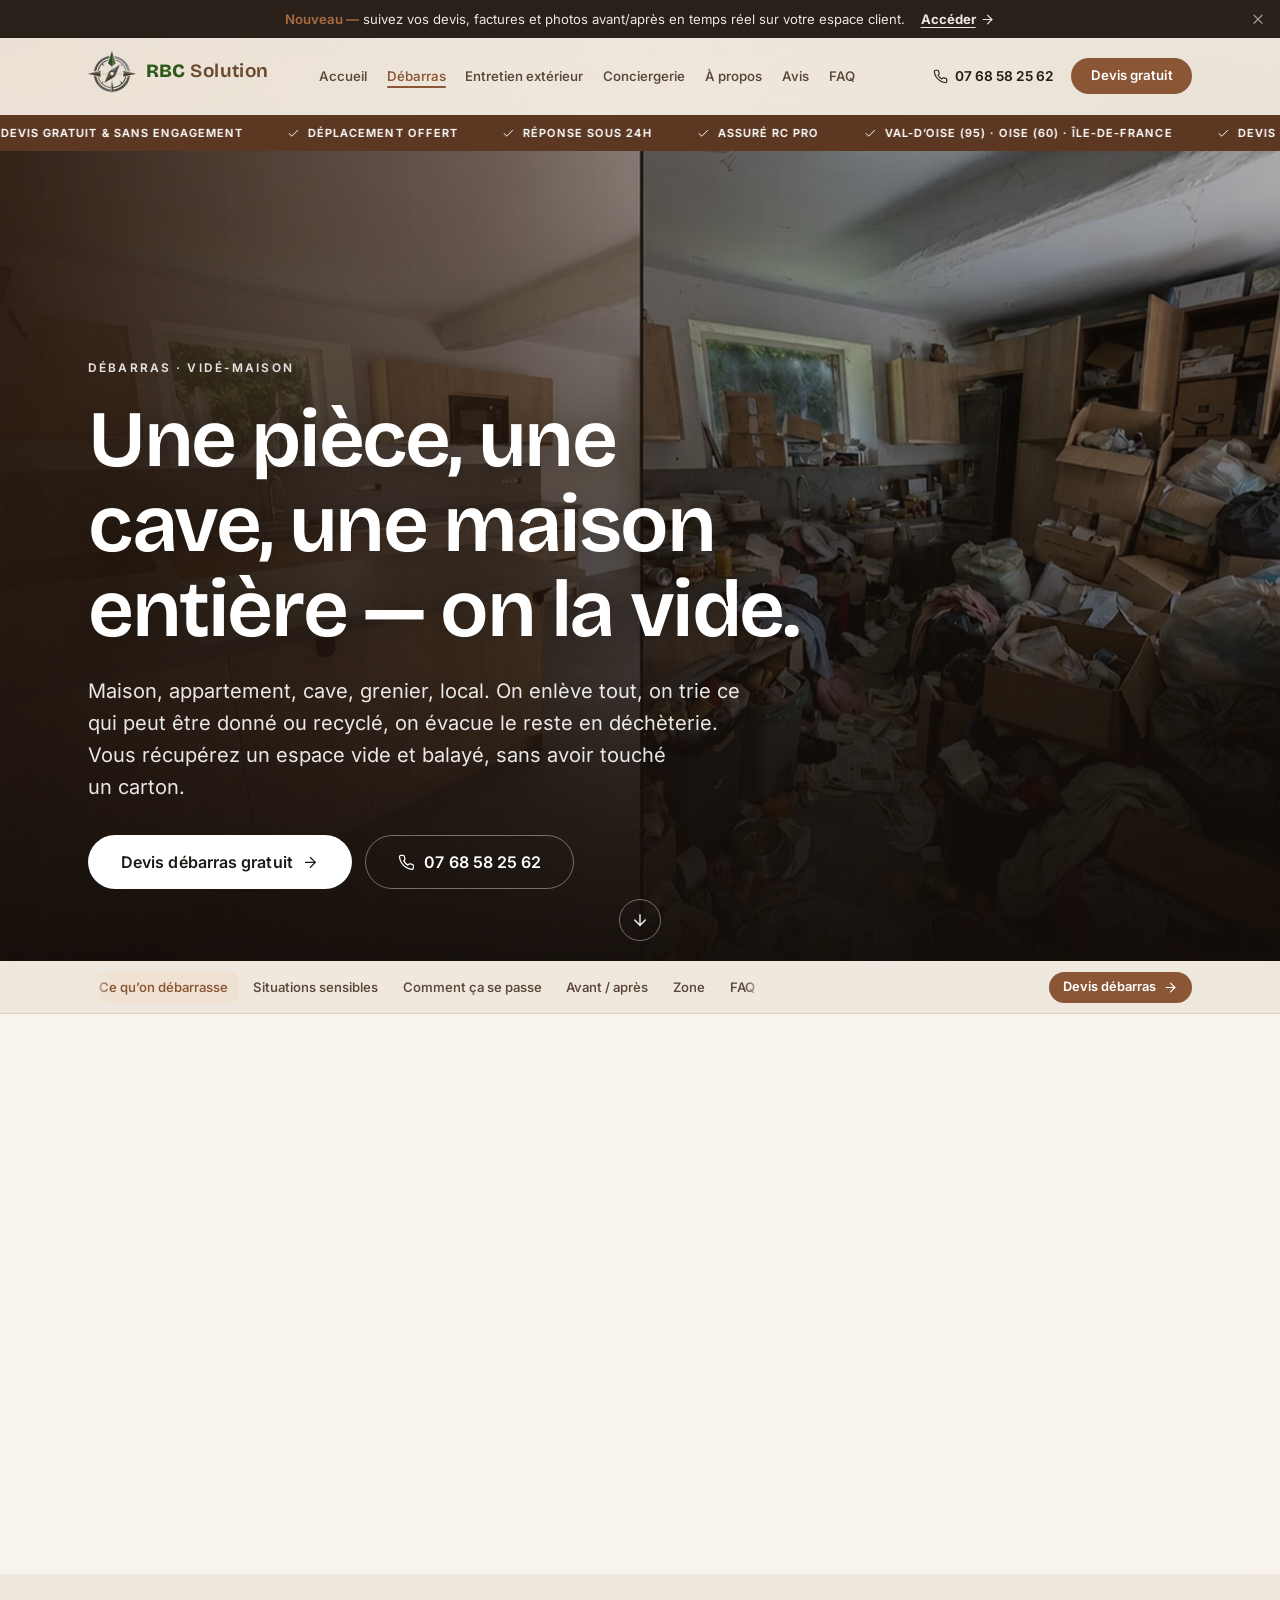
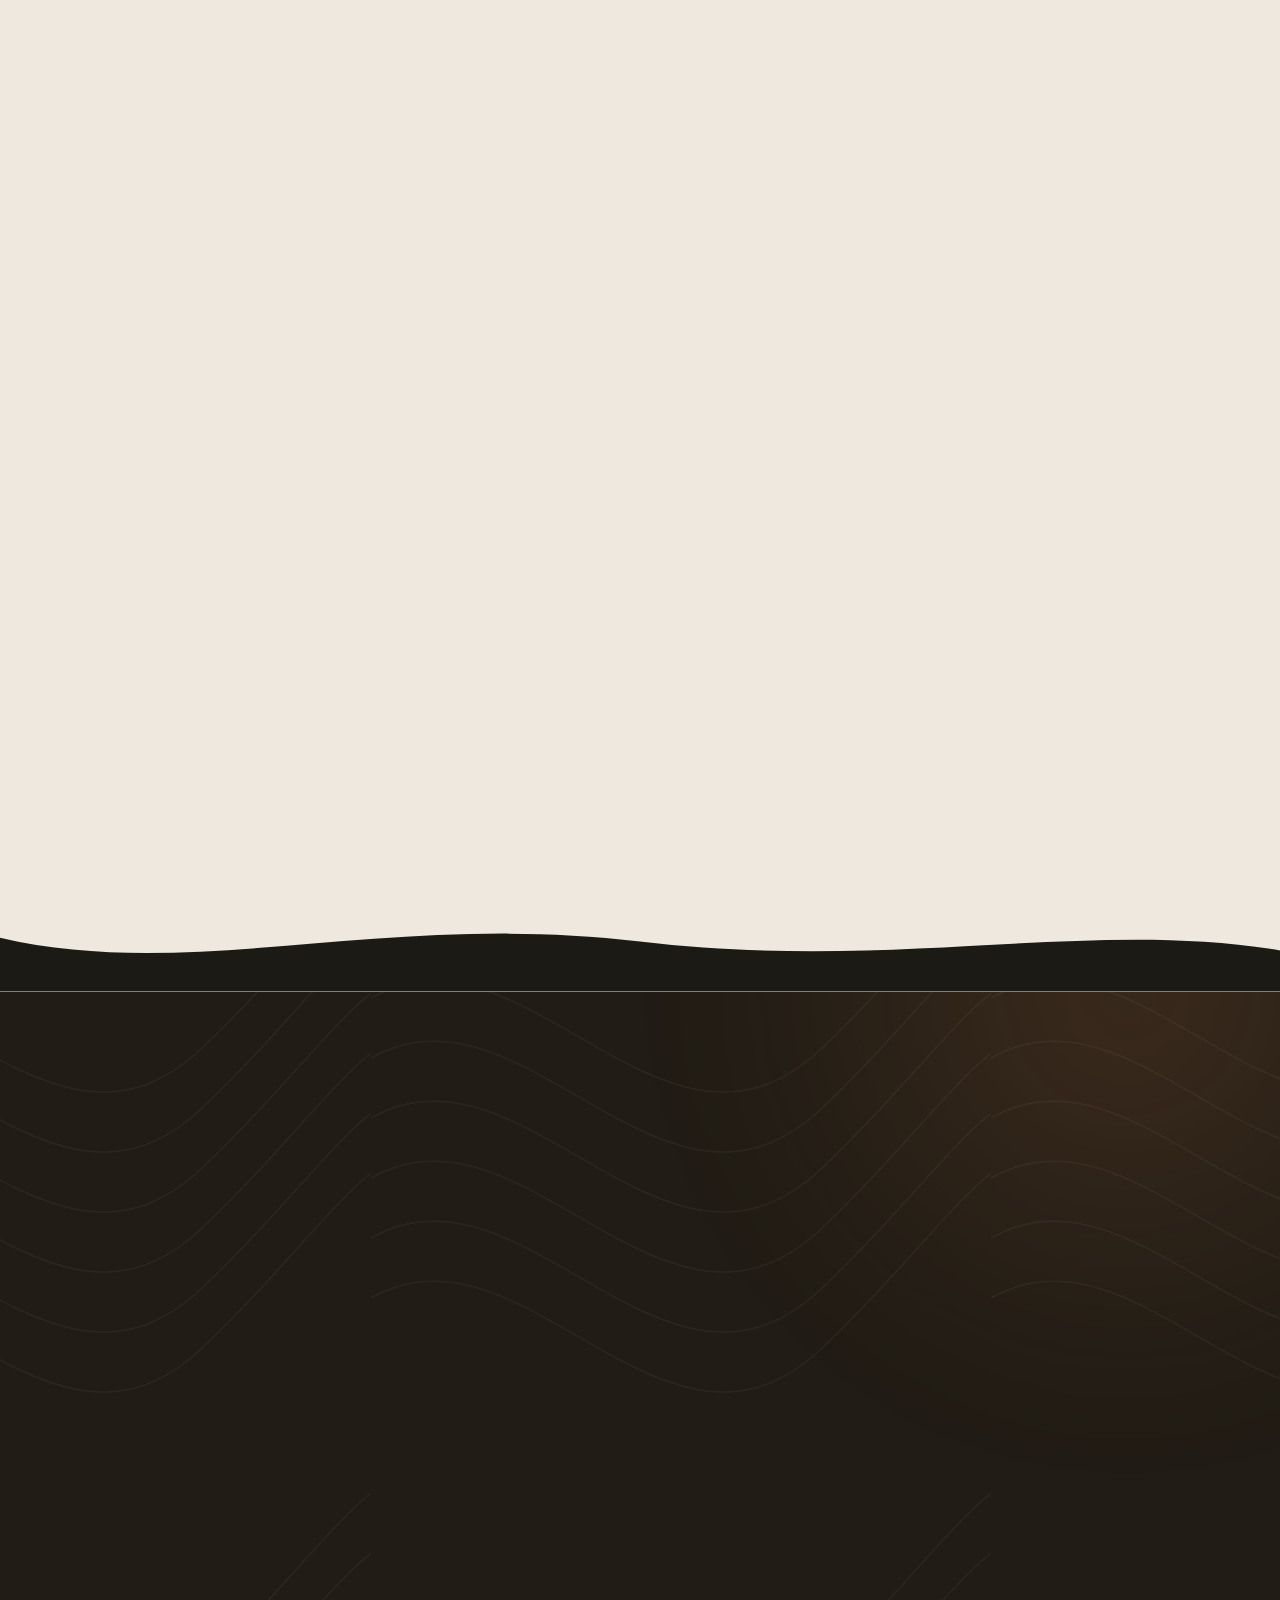
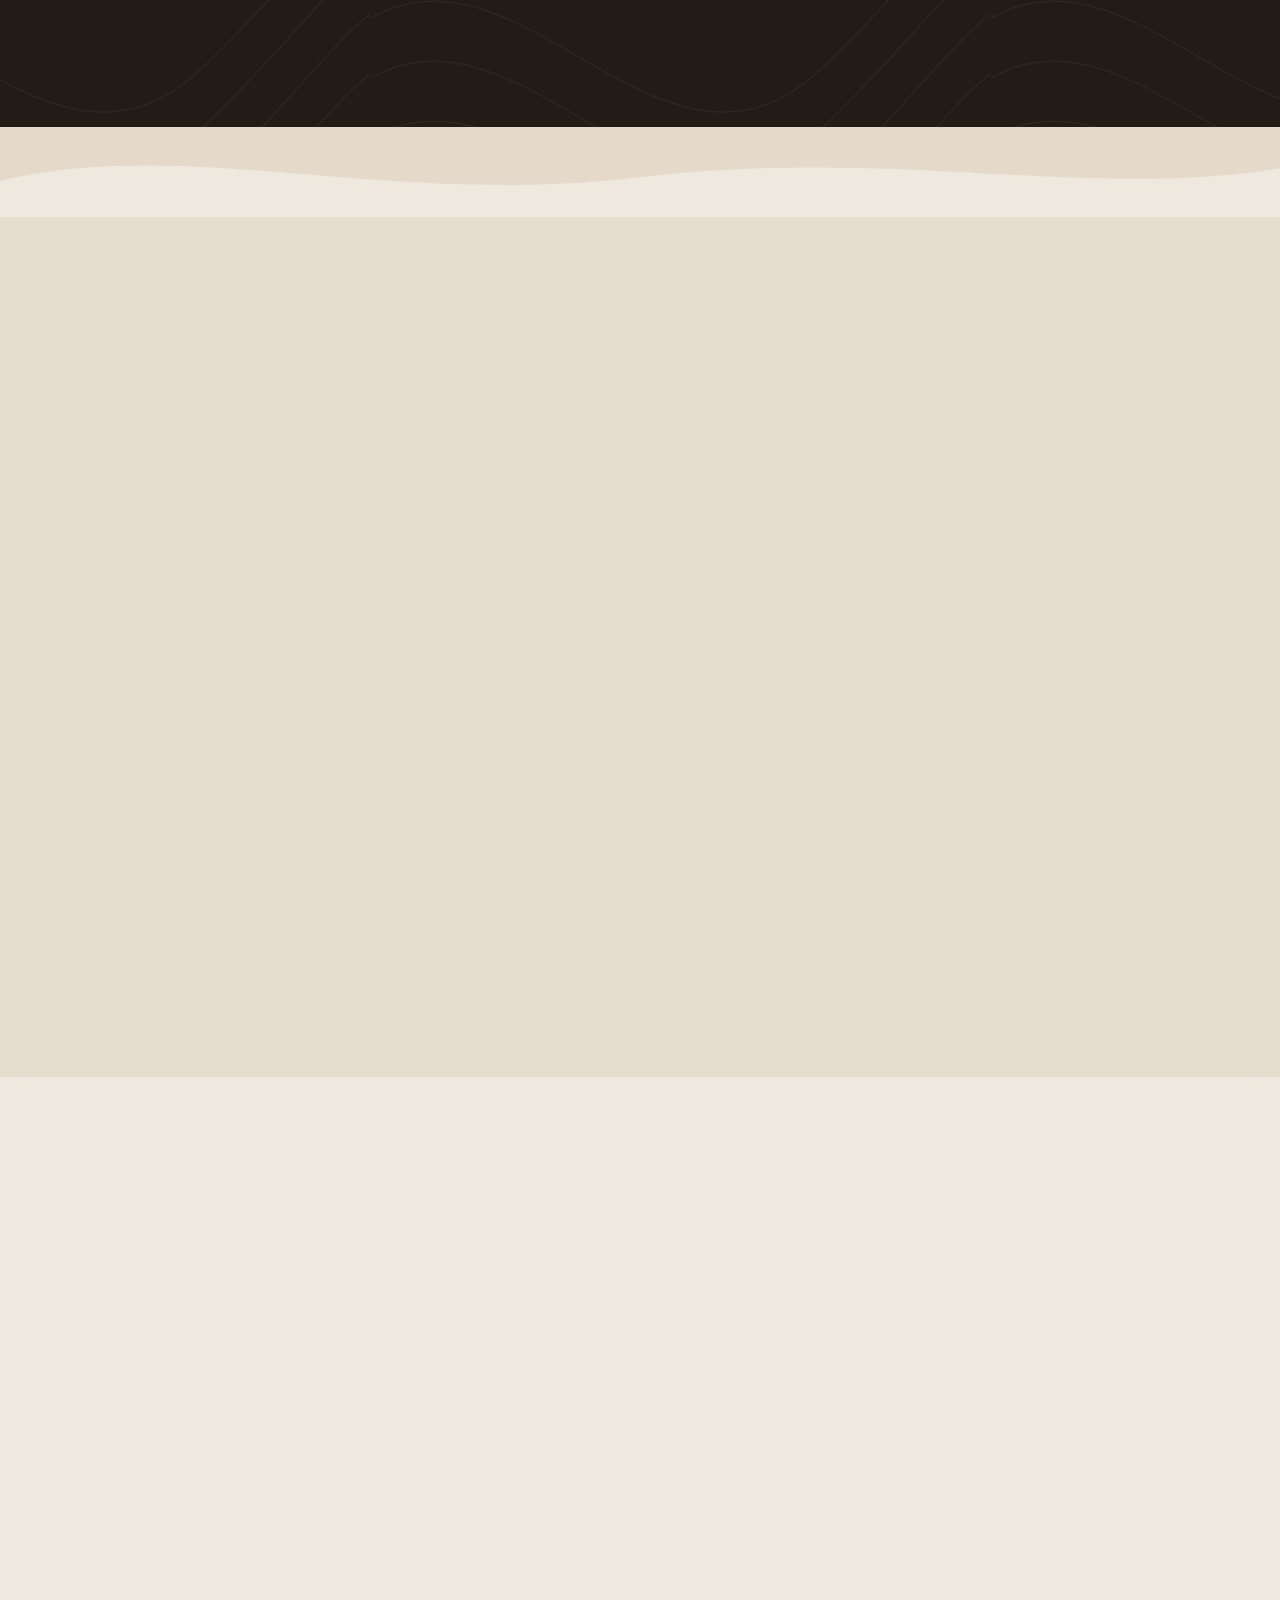
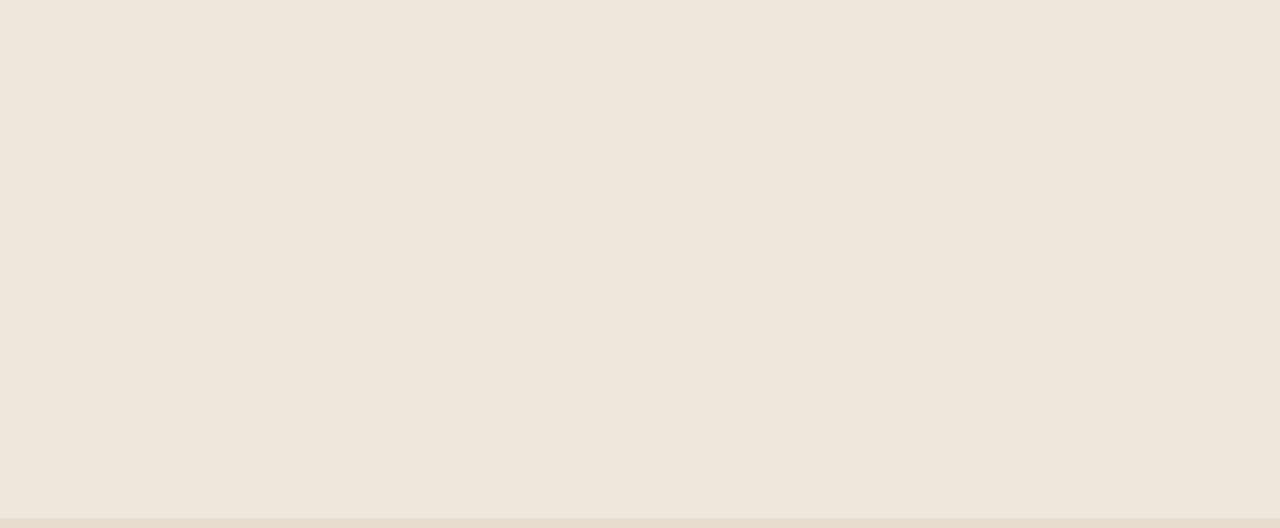
<file: debarras-entretien-exterieur/index.html>
<!doctype html><title>Redirecting to: /debarras/</title><meta http-equiv="refresh" content="0;url=/debarras/"><meta name="robots" content="noindex"><link rel="canonical" href="https://rbcsolution.com/debarras/"><body>	<a href="/debarras/">Redirecting from <code>/debarras-entretien-exterieur/</code> to <code>/debarras/</code></a></body>
</file>
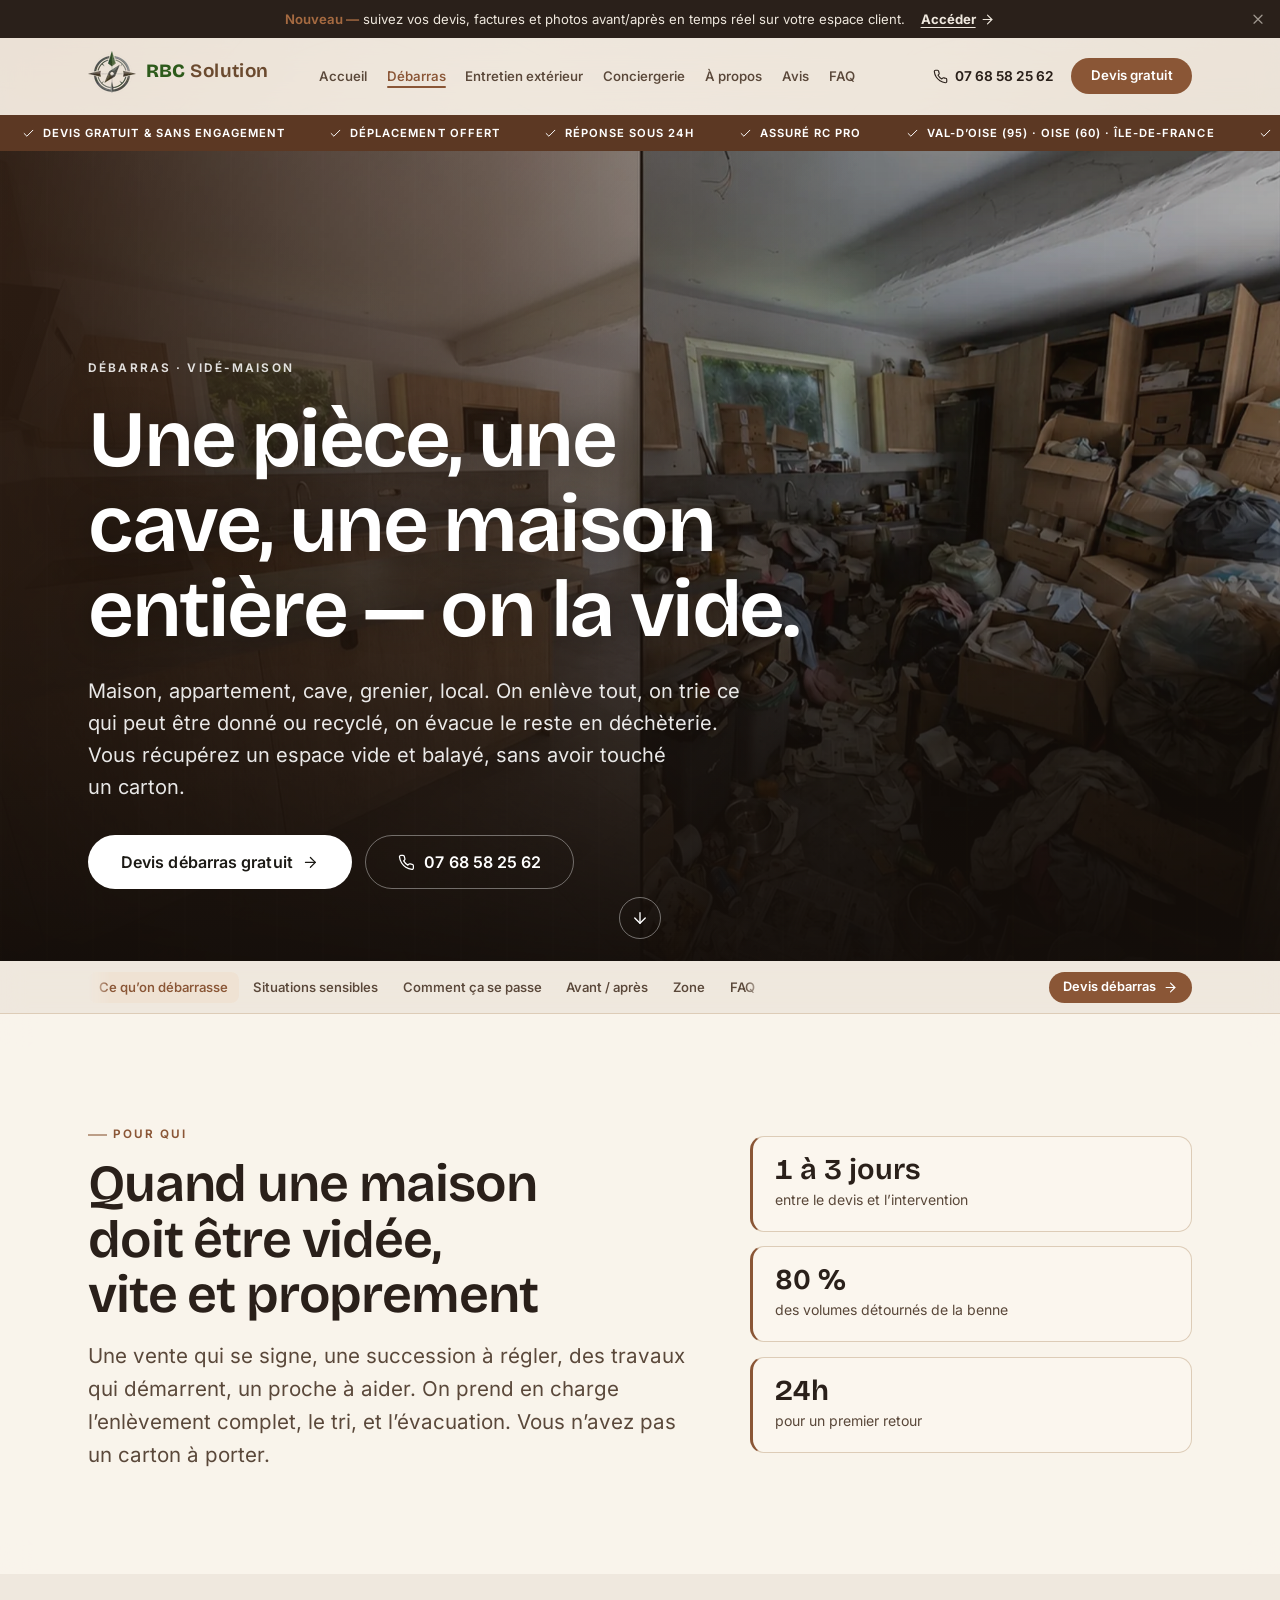
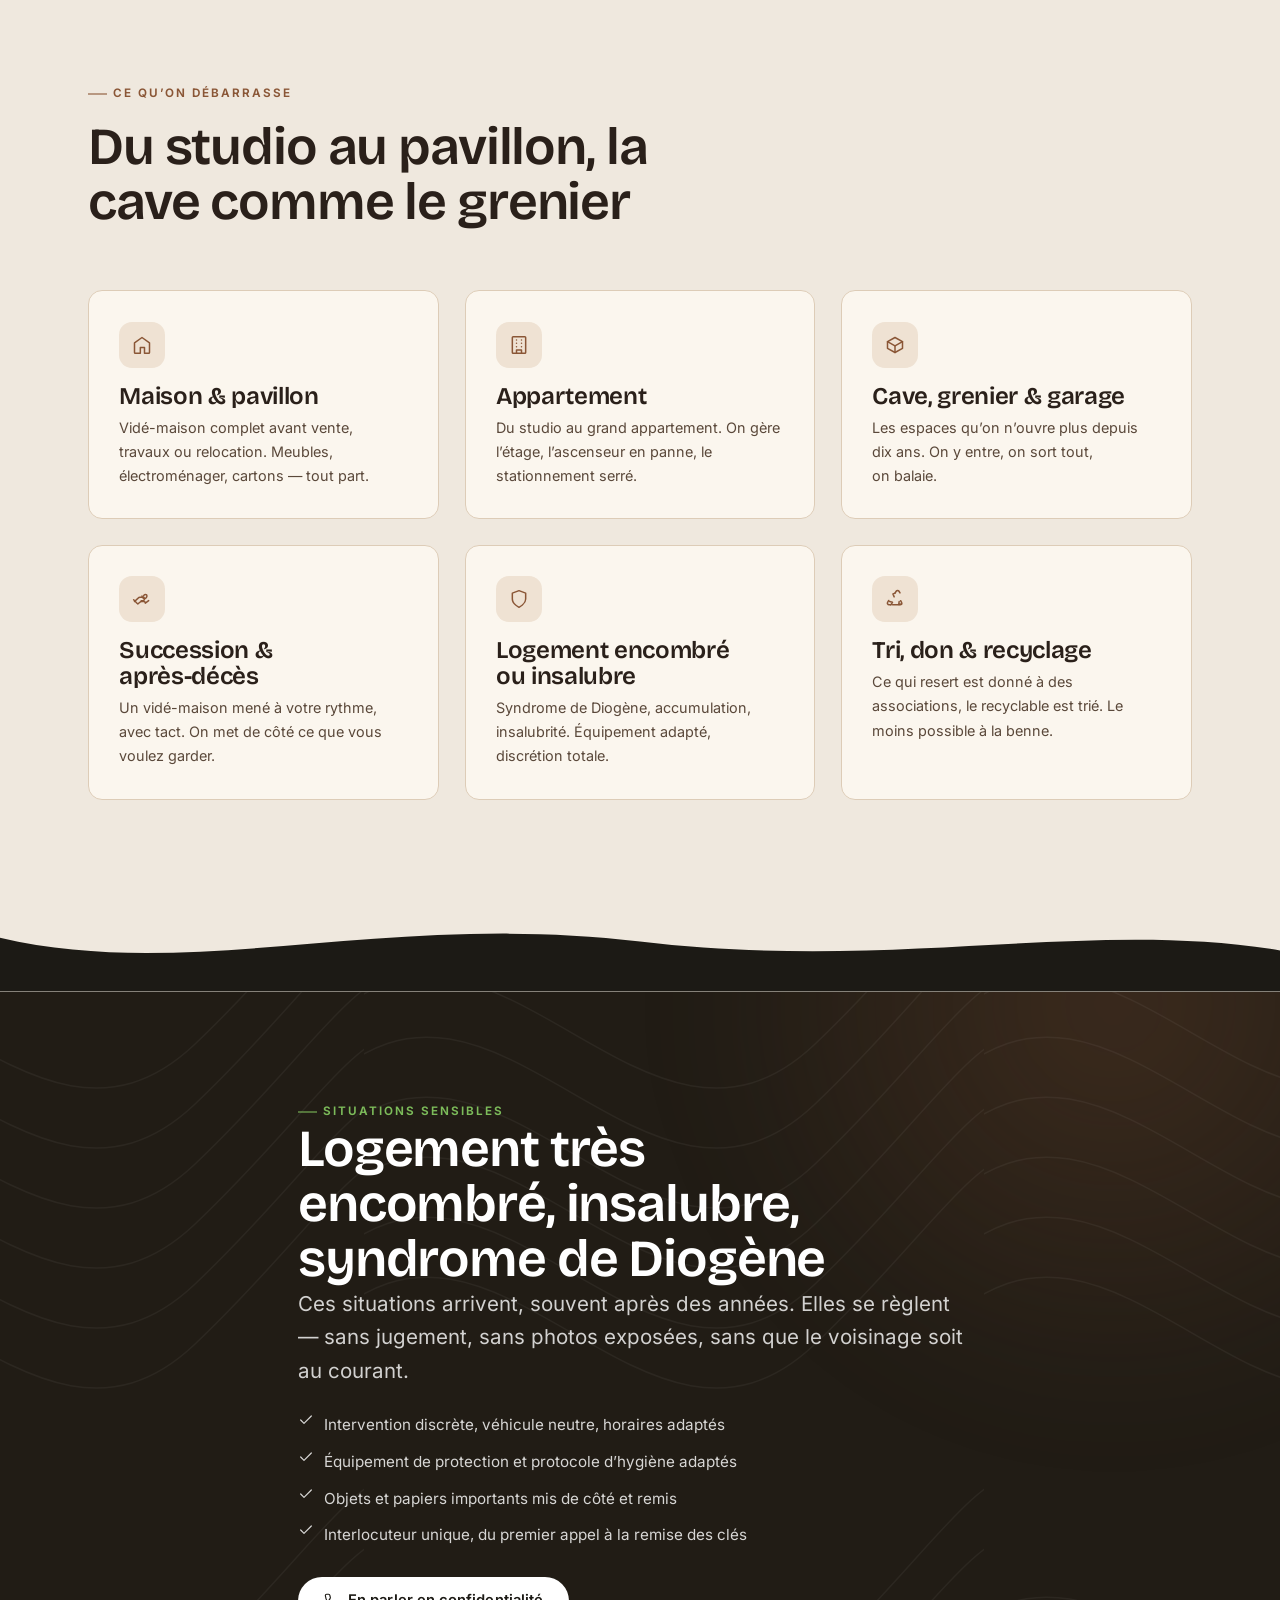
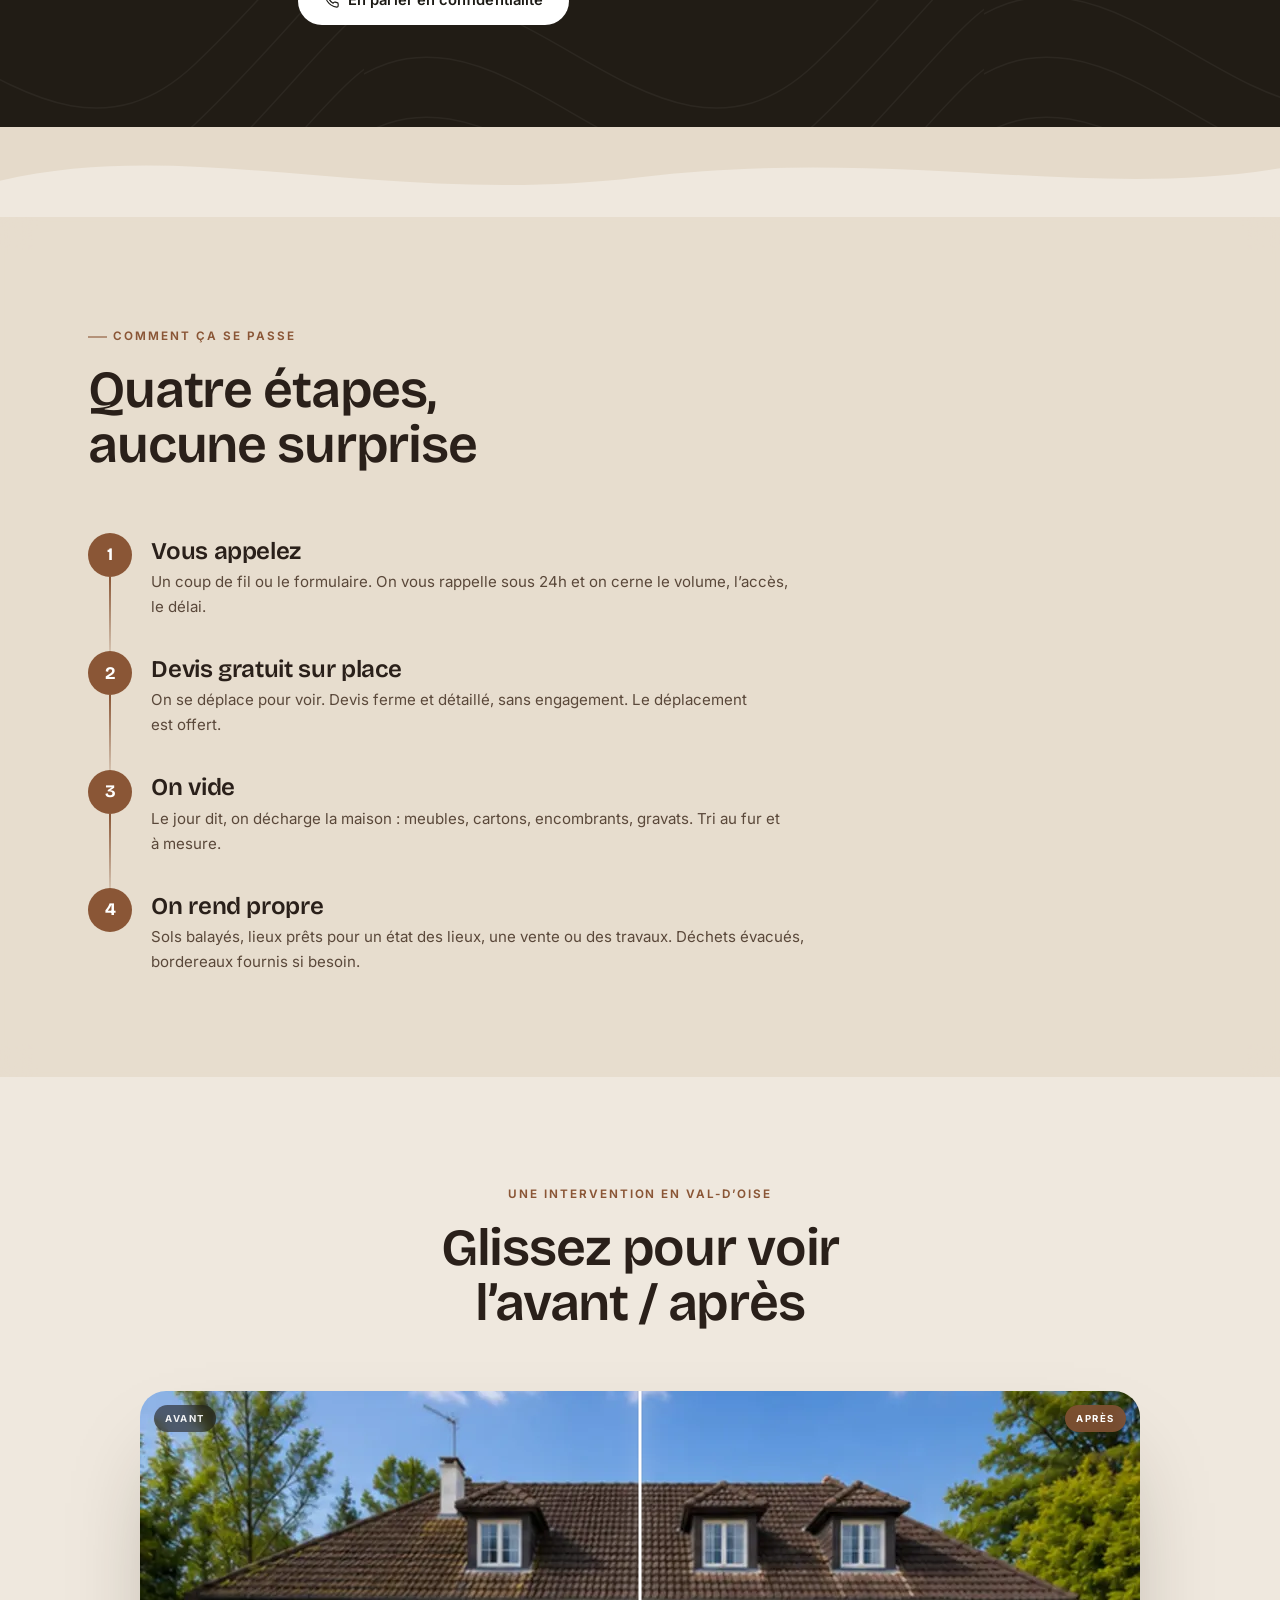
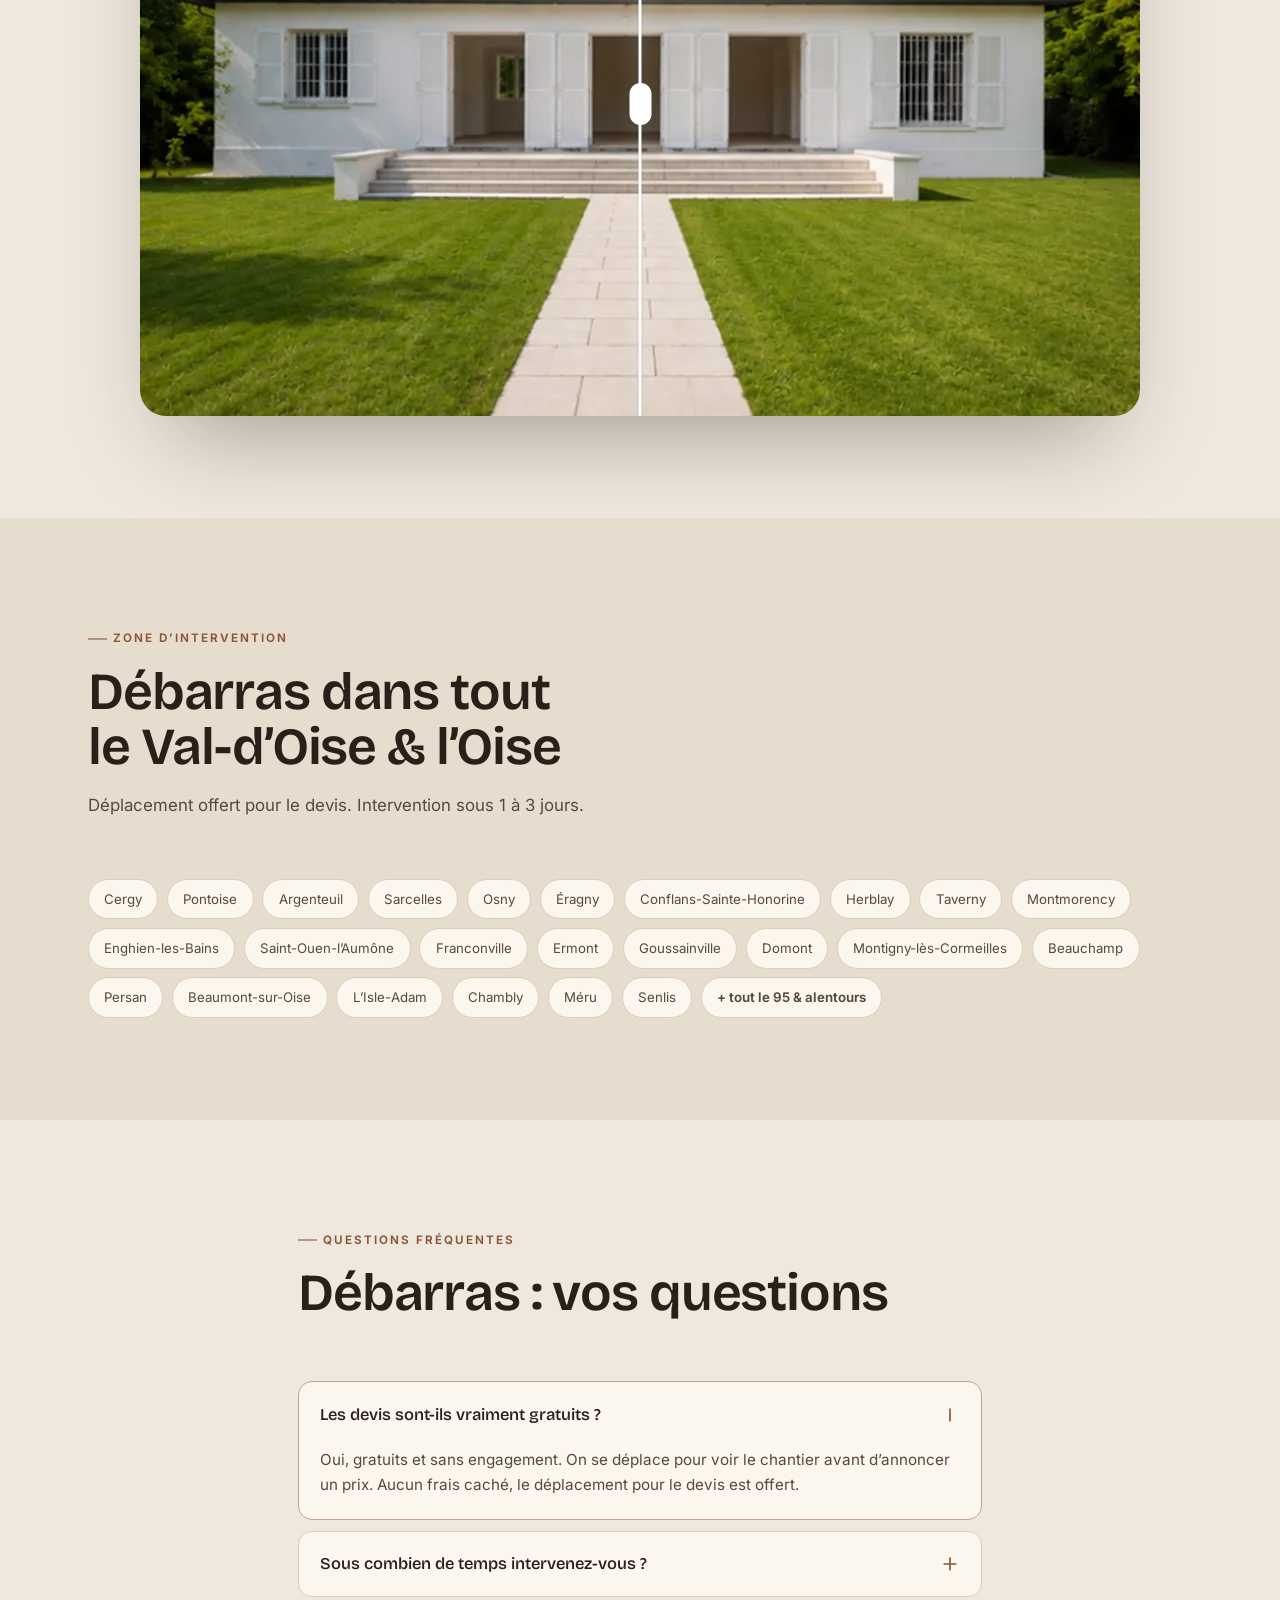
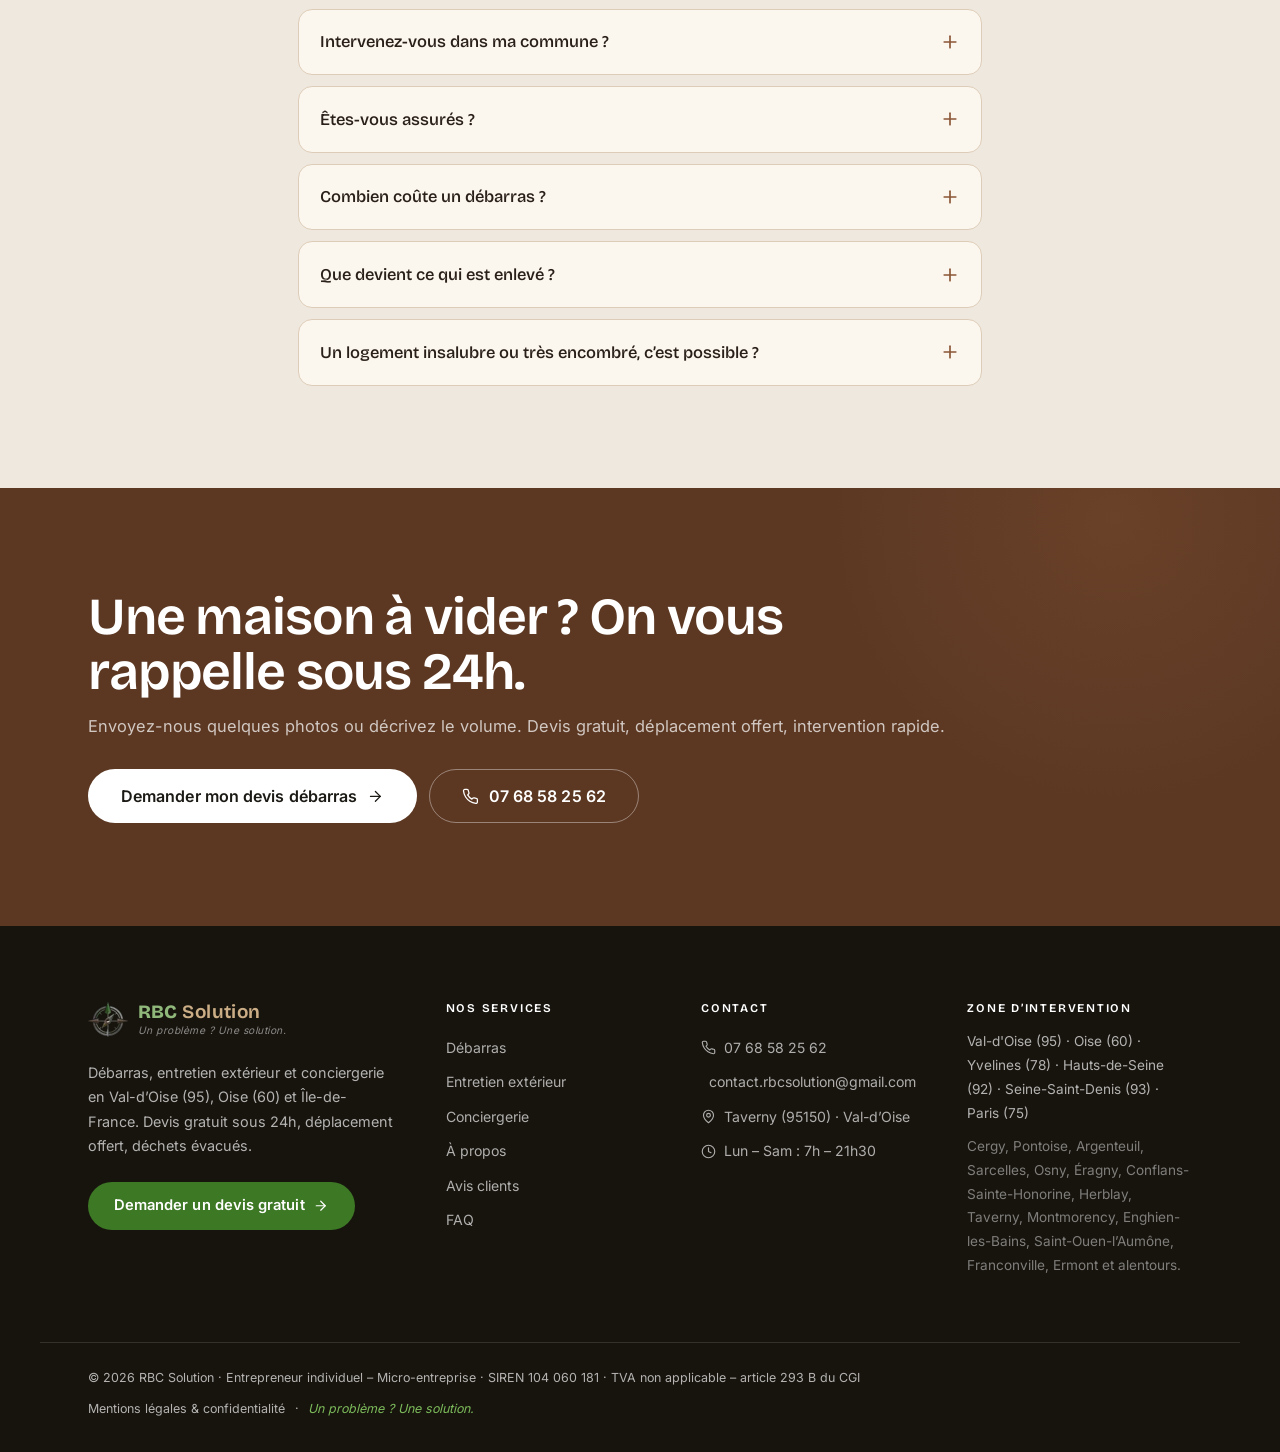
<file: debarras/index.html>
<!DOCTYPE html><html lang="fr" data-world="debarras" data-astro-cid-5hce7sga> <head><meta charset="utf-8"><meta name="viewport" content="width=device-width, initial-scale=1"><title>Débarras maison, cave &amp; succession en Val-d’Oise (95) — RBC Solution · RBC Solution</title><meta name="description" content="Débarras et vidé-maison en Val-d’Oise (95) et Oise (60) : succession, cave, grenier, logement encombré ou insalubre. Tri, don, recyclage, évacuation inclus. Devis gratuit sous 24h, déplacement offert."><link rel="canonical" href="https://rbcsolution.com/debarras/"><link rel="icon" href="/favicon.svg" type="image/svg+xml"><meta name="theme-color" content="#2d5a1b"><meta name="author" content="RBC Solution"><meta name="robots" content="index, follow"><meta name="format-detection" content="telephone=no"><meta name="google-site-verification" content="ur7AYS-QiY8A2CvDFZ0sOP2IbIYApoEfcBPgpoQVrJE"><meta property="og:type" content="website"><meta property="og:site_name" content="RBC Solution"><meta property="og:title" content="Débarras maison, cave &#38; succession en Val-d’Oise (95) — RBC Solution · RBC Solution"><meta property="og:description" content="Débarras et vidé-maison en Val-d’Oise (95) et Oise (60) : succession, cave, grenier, logement encombré ou insalubre. Tri, don, recyclage, évacuation inclus. Devis gratuit sous 24h, déplacement offert."><meta property="og:url" content="https://rbcsolution.com/debarras/"><meta property="og:locale" content="fr_FR"><meta property="og:image" content="https://rbcsolution.com/og.jpg"><meta name="twitter:card" content="summary_large_image"><link rel="sitemap" href="/sitemap-index.xml"><script>
      document.documentElement.classList.add('js');
    </script><meta name="astro-view-transitions-enabled" content="true"><meta name="astro-view-transitions-fallback" content="animate"><script type="module" src="/_astro/ClientRouter.astro_astro_type_script_index_0_lang.CDGfc0hd.js"></script><script type="application/ld+json">{"@context":"https://schema.org","@type":"HomeAndConstructionBusiness","@id":"https://rbcsolution.com/#business","name":"RBC Solution","legalName":"Ruben Rebouço","description":"Débarras, entretien extérieur et conciergerie Airbnb en Val-d'Oise (95), Oise (60) et Île-de-France. Devis gratuit sous 24h, déplacement offert.","url":"https://rbcsolution.com","telephone":"+33768582562","email":"contact.rbcsolution@gmail.com","image":"https://rbcsolution.com/og.jpg","logo":"https://rbcsolution.com/favicon.svg","priceRange":"€€","slogan":"Un problème ? Une solution.","address":{"@type":"PostalAddress","streetAddress":"3 Rue des Fauvettes","postalCode":"95150","addressLocality":"Taverny","addressRegion":"Val-d'Oise","addressCountry":"FR"},"vatID":"TVA non applicable – article 293 B du CGI","identifier":[{"@type":"PropertyValue","name":"SIRET","value":"104 060 181 00013"},{"@type":"PropertyValue","name":"SIREN","value":"104 060 181"}],"openingHoursSpecification":{"@type":"OpeningHoursSpecification","dayOfWeek":["Monday","Tuesday","Wednesday","Thursday","Friday","Saturday"],"opens":"07:00","closes":"21:30"},"areaServed":[{"@type":"AdministrativeArea","name":"Val-d'Oise (95)"},{"@type":"AdministrativeArea","name":"Oise (60)"},{"@type":"AdministrativeArea","name":"Yvelines (78)"},{"@type":"AdministrativeArea","name":"Hauts-de-Seine (92)"},{"@type":"AdministrativeArea","name":"Seine-Saint-Denis (93)"},{"@type":"AdministrativeArea","name":"Paris (75)"},{"@type":"City","name":"Cergy"},{"@type":"City","name":"Pontoise"},{"@type":"City","name":"Argenteuil"},{"@type":"City","name":"Sarcelles"},{"@type":"City","name":"Osny"},{"@type":"City","name":"Éragny"},{"@type":"City","name":"Conflans-Sainte-Honorine"},{"@type":"City","name":"Herblay"},{"@type":"City","name":"Taverny"},{"@type":"City","name":"Montmorency"},{"@type":"City","name":"Enghien-les-Bains"},{"@type":"City","name":"Saint-Ouen-l’Aumône"},{"@type":"City","name":"Franconville"},{"@type":"City","name":"Ermont"},{"@type":"City","name":"Goussainville"},{"@type":"City","name":"Domont"},{"@type":"City","name":"Montigny-lès-Cormeilles"},{"@type":"City","name":"Beauchamp"},{"@type":"City","name":"Persan"},{"@type":"City","name":"Beaumont-sur-Oise"},{"@type":"City","name":"L’Isle-Adam"},{"@type":"City","name":"Chambly"},{"@type":"City","name":"Méru"},{"@type":"City","name":"Senlis"}],"aggregateRating":{"@type":"AggregateRating","ratingValue":"5.0","reviewCount":"3","bestRating":"5"},"review":[{"@type":"Review","reviewRating":{"@type":"Rating","ratingValue":"5","bestRating":"5"},"author":{"@type":"Person","name":"Walid"},"reviewBody":"Un service irréprochable, une équipe très efficace, professionnelle et sympathique. C'est souvent difficile de trouver une bonne société de service — c'est chose faite. Je recommande à 100 %."},{"@type":"Review","reviewRating":{"@type":"Rating","ratingValue":"5","bestRating":"5"},"author":{"@type":"Person","name":"Celia"},"reviewBody":"J'avais une cave complètement encombrée depuis des années et je ne savais plus par où commencer. Réponse très rapide, devis clair, tarif correct, intervention organisée en quelques jours."},{"@type":"Review","reviewRating":{"@type":"Rating","ratingValue":"5","bestRating":"5"},"author":{"@type":"Person","name":"Christophe"},"reviewBody":"Nous avons fait appel à RBC Solution pour un déménagement. Présents à l'heure convenue, très professionnels, un travail soigné. Je recommande vivement."}],"makesOffer":[{"@type":"Offer","itemOffered":{"@type":"Service","name":"Débarras de maison, appartement, cave et grenier"}},{"@type":"Offer","itemOffered":{"@type":"Service","name":"Débarras de succession et logements insalubres"}},{"@type":"Offer","itemOffered":{"@type":"Service","name":"Taille de haies et entretien des espaces verts"}},{"@type":"Offer","itemOffered":{"@type":"Service","name":"Tonte de pelouse et débroussaillage"}},{"@type":"Offer","itemOffered":{"@type":"Service","name":"Nettoyage haute pression de terrasses et façades"}},{"@type":"Offer","itemOffered":{"@type":"Service","name":"Conciergerie Airbnb et gestion locative courte durée"}}]}</script><script type="application/ld+json">{"@context":"https://schema.org","@type":"Service","name":"Débarras de maison, appartement, cave et grenier en Val-d’Oise","description":"Débarras et vidé-maison en Val-d'Oise (95), Oise (60) et Île-de-France : succession, après-décès, cave, grenier, garage, logement encombré ou insalubre. Tri, don, recyclage et évacuation inclus. Devis gratuit sous 24h.","serviceType":["Débarras de maison","Débarras d’appartement","Débarras de cave et de grenier","Débarras de succession et après-décès","Débarras de logement insalubre","Tri, don et recyclage"],"url":"https://rbcsolution.com/debarras/","provider":{"@id":"https://rbcsolution.com/#business"},"areaServed":[{"@type":"AdministrativeArea","name":"Val-d'Oise (95)"},{"@type":"AdministrativeArea","name":"Oise (60)"},{"@type":"AdministrativeArea","name":"Yvelines (78)"},{"@type":"AdministrativeArea","name":"Hauts-de-Seine (92)"},{"@type":"AdministrativeArea","name":"Seine-Saint-Denis (93)"},{"@type":"AdministrativeArea","name":"Paris (75)"},{"@type":"City","name":"Cergy"},{"@type":"City","name":"Pontoise"},{"@type":"City","name":"Argenteuil"},{"@type":"City","name":"Sarcelles"},{"@type":"City","name":"Osny"},{"@type":"City","name":"Éragny"},{"@type":"City","name":"Conflans-Sainte-Honorine"},{"@type":"City","name":"Herblay"},{"@type":"City","name":"Taverny"},{"@type":"City","name":"Montmorency"},{"@type":"City","name":"Enghien-les-Bains"},{"@type":"City","name":"Saint-Ouen-l’Aumône"},{"@type":"City","name":"Franconville"},{"@type":"City","name":"Ermont"},{"@type":"City","name":"Goussainville"},{"@type":"City","name":"Domont"},{"@type":"City","name":"Montigny-lès-Cormeilles"},{"@type":"City","name":"Beauchamp"},{"@type":"City","name":"Persan"},{"@type":"City","name":"Beaumont-sur-Oise"},{"@type":"City","name":"L’Isle-Adam"},{"@type":"City","name":"Chambly"},{"@type":"City","name":"Méru"},{"@type":"City","name":"Senlis"}]}</script><script type="application/ld+json">{"@context":"https://schema.org","@type":"FAQPage","mainEntity":[{"@type":"Question","name":"Les devis sont-ils vraiment gratuits ?","acceptedAnswer":{"@type":"Answer","text":"Oui, gratuits et sans engagement. On se déplace pour voir le chantier avant d’annoncer un prix. Aucun frais caché, le déplacement pour le devis est offert."}},{"@type":"Question","name":"Sous combien de temps intervenez-vous ?","acceptedAnswer":{"@type":"Answer","text":"On répond sous 24h. Pour un devis précis, on passe sous 48 à 72h, puis l’intervention se fait sous 1 à 3 jours selon le volume et les disponibilités."}},{"@type":"Question","name":"Intervenez-vous dans ma commune ?","acceptedAnswer":{"@type":"Answer","text":"On couvre tout le Val-d'Oise (95), l'Oise (60) et les départements limitrophes (75, 78, 92, 93). Votre ville n’est pas listée ? Appelez-nous, on regarde au cas par cas."}},{"@type":"Question","name":"Êtes-vous assurés ?","acceptedAnswer":{"@type":"Answer","text":"Oui. RBC Solution est couvert par une assurance responsabilité civile professionnelle pour toutes ses interventions."}},{"@type":"Question","name":"Combien coûte un débarras ?","acceptedAnswer":{"@type":"Answer","text":"Le prix dépend du volume, de l’accès (étage, ascenseur, stationnement) et de la nature des objets. Un logement qui contient du mobilier revendable ou beaucoup de recyclable fait baisser la facture. Le devis sur place est ferme."}},{"@type":"Question","name":"Que devient ce qui est enlevé ?","acceptedAnswer":{"@type":"Answer","text":"On trie systématiquement. Ce qui resert part vers des associations, le recyclable vers les bonnes filières, le reste en déchèterie. On vise le minimum à la benne et on fournit les bordereaux si besoin."}},{"@type":"Question","name":"Un logement insalubre ou très encombré, c’est possible ?","acceptedAnswer":{"@type":"Answer","text":"Oui. On intervient sur les logements fortement encombrés et les situations de syndrome de Diogène, avec le matériel de protection adapté, sans jugement et en toute confidentialité. On en parle d’abord au téléphone."}}]}</script><script type="application/ld+json">{"@context":"https://schema.org","@type":"BreadcrumbList","itemListElement":[{"@type":"ListItem","position":1,"name":"Accueil","item":"https://rbcsolution.com/"},{"@type":"ListItem","position":2,"name":"Débarras","item":"https://rbcsolution.com/debarras/"}]}</script><link rel="stylesheet" href="/_astro/a-propos.D8CaY2jR.css">
<style>.faq[data-astro-cid-z65bj42f]{display:grid;gap:.7rem}.faq__item[data-astro-cid-z65bj42f]{border:1px solid var(--line);border-radius:var(--r);background:var(--surface);overflow:hidden;transition:border-color var(--t)}.faq__item[data-astro-cid-z65bj42f][open]{border-color:color-mix(in srgb,var(--accent) 34%,var(--line))}summary[data-astro-cid-z65bj42f]{display:flex;align-items:center;justify-content:space-between;gap:1rem;padding:1.15rem 1.3rem;cursor:pointer;font-family:var(--font-display);font-weight:540;font-size:1.03rem;color:var(--ink);list-style:none}summary[data-astro-cid-z65bj42f]::-webkit-details-marker{display:none}summary[data-astro-cid-z65bj42f] svg[data-astro-cid-z65bj42f]{flex-shrink:0;color:var(--accent);transition:transform var(--t)}.faq__item[data-astro-cid-z65bj42f][open] summary[data-astro-cid-z65bj42f] svg[data-astro-cid-z65bj42f] .faq__v[data-astro-cid-z65bj42f]{opacity:0}.faq__item[data-astro-cid-z65bj42f][open] summary[data-astro-cid-z65bj42f] svg[data-astro-cid-z65bj42f]{transform:rotate(90deg)}.faq__body[data-astro-cid-z65bj42f]{padding:0 1.3rem 1.3rem}.faq__body[data-astro-cid-z65bj42f] p[data-astro-cid-z65bj42f]{color:var(--ink-soft);font-size:.95rem;max-width:64ch}
.ctab[data-astro-cid-kokrr3jq]{position:relative;z-index:1;background:var(--accent-deep);color:#ffffffc7;overflow:hidden}[data-astro-cid-kokrr3jq][data-world=conciergerie] .ctab[data-astro-cid-kokrr3jq]{background:#14130f;border-block:1px solid var(--line)}.ctab[data-astro-cid-kokrr3jq]:after{content:"";position:absolute;right:-10%;top:-60%;width:46vw;height:46vw;border-radius:50%;background:radial-gradient(circle,color-mix(in srgb,var(--accent) 30%,transparent),transparent 68%);pointer-events:none}.ctab__inner[data-astro-cid-kokrr3jq]{position:relative;display:flex;flex-wrap:wrap;align-items:center;justify-content:space-between;gap:1.8rem}.ctab__inner[data-astro-cid-kokrr3jq] h2[data-astro-cid-kokrr3jq]{max-width:22ch;color:#fff;text-wrap:pretty}.ctab__inner[data-astro-cid-kokrr3jq] p[data-astro-cid-kokrr3jq]{margin-top:.75rem;color:#ffffffb8}[data-astro-cid-kokrr3jq][data-world=conciergerie] .ctab__inner[data-astro-cid-kokrr3jq] h2[data-astro-cid-kokrr3jq]{color:var(--ink)}
.ba[data-astro-cid-fztqauyw]{margin:0}.ba__stage[data-astro-cid-fztqauyw]{position:relative;border-radius:var(--r-lg);overflow:hidden;box-shadow:var(--shadow-lg);aspect-ratio:var(--ba-ratio, 4 / 3);background:var(--surface-2);isolation:isolate}.ba__img[data-astro-cid-fztqauyw]{position:absolute;inset:0;width:100%;height:100%;object-fit:cover;user-select:none;-webkit-user-drag:none}.ba__after[data-astro-cid-fztqauyw]{position:absolute;inset:0;will-change:clip-path;transition:clip-path .35s var(--ease)}.ba__range[data-astro-cid-fztqauyw]:active~.ba__after[data-astro-cid-fztqauyw],.ba__stage[data-astro-cid-fztqauyw]:has(.ba__range:active) .ba__after[data-astro-cid-fztqauyw]{transition:none}.ba__tag[data-astro-cid-fztqauyw]{position:absolute;top:14px;z-index:3;font-size:.6rem;font-weight:700;letter-spacing:.16em;text-transform:uppercase;padding:.35rem .7rem;border-radius:var(--r-pill);backdrop-filter:blur(4px)}.ba__tag--before[data-astro-cid-fztqauyw]{left:14px;background:#140f0a8c;color:#ffffffeb}.ba__tag--after[data-astro-cid-fztqauyw]{right:14px;background:color-mix(in srgb,var(--accent) 85%,black 5%);color:#fff}.ba__range[data-astro-cid-fztqauyw]{position:absolute;inset:0;width:100%;height:100%;margin:0;opacity:0;cursor:ew-resize;z-index:4}.ba__handle[data-astro-cid-fztqauyw]{position:absolute;top:0;bottom:0;left:50%;width:3px;transform:translate(-50%);background:#fff;box-shadow:0 0 0 1px #00000014,0 0 20px #ffffff80;z-index:3;pointer-events:none;display:flex;align-items:center;justify-content:center;transition:left .35s var(--ease)}.ba__handle[data-astro-cid-fztqauyw] svg[data-astro-cid-fztqauyw]{position:absolute;width:42px;height:42px;padding:11px;background:#fff;color:var(--accent);border-radius:var(--r-pill);box-shadow:var(--shadow)}figcaption[data-astro-cid-fztqauyw]{margin-top:.9rem;font-size:.85rem;color:var(--ink-mute);text-align:center}
</style>
<link rel="stylesheet" href="/_astro/conciergerie.xhop5Bog.css">
<style>:where([data-astro-image]){object-fit:var(--fit);object-position:var(--pos);height:auto}:where([data-astro-image=full-width]){width:100%}:where([data-astro-image=constrained]){max-width:100%}
.d-intro__grid[data-astro-cid-e3vbe474]{display:grid;grid-template-columns:1.15fr .85fr;gap:clamp(2rem,5vw,4rem);align-items:center}.d-intro__grid[data-astro-cid-e3vbe474] h2[data-astro-cid-e3vbe474]{margin:.8rem 0 1rem}.d-proof[data-astro-cid-e3vbe474]{list-style:none;display:grid;gap:.9rem}.d-proof[data-astro-cid-e3vbe474] li[data-astro-cid-e3vbe474]{display:flex;flex-direction:column;gap:.2rem;padding:1.2rem 1.4rem;border:1px solid var(--line);border-left:3px solid var(--accent);border-radius:var(--r);background:var(--surface)}.d-proof[data-astro-cid-e3vbe474] strong[data-astro-cid-e3vbe474]{font-family:var(--font-display);font-size:1.8rem;color:var(--ink);line-height:1}.d-proof[data-astro-cid-e3vbe474] span[data-astro-cid-e3vbe474]{font-size:.88rem;color:var(--ink-soft)}.d-card[data-astro-cid-e3vbe474]{background:var(--surface);border:1px solid var(--line);border-radius:var(--r);padding:clamp(1.4rem,3vw,1.9rem);transition:transform var(--t),box-shadow var(--t),border-color var(--t)}.d-card[data-astro-cid-e3vbe474]:hover{transform:translateY(-6px);box-shadow:var(--shadow);border-color:color-mix(in srgb,var(--accent) 40%,var(--line))}.d-card__ico[data-astro-cid-e3vbe474]{display:grid;place-items:center;width:46px;height:46px;border-radius:13px;background:var(--accent-soft);color:var(--accent);margin-bottom:1rem}.d-card[data-astro-cid-e3vbe474] h3[data-astro-cid-e3vbe474]{margin-bottom:.4rem}.d-card[data-astro-cid-e3vbe474] p[data-astro-cid-e3vbe474]{font-size:.9rem}.d-sensitive[data-astro-cid-e3vbe474] .eyebrow{color:var(--green-bright)}.d-sensitive__list[data-astro-cid-e3vbe474]{list-style:none;display:grid;gap:.7rem;margin:1.6rem 0}.d-sensitive__list[data-astro-cid-e3vbe474] li[data-astro-cid-e3vbe474]{display:flex;align-items:flex-start;gap:.6rem;font-size:.95rem;color:#ffffffd1}.d-sensitive__list[data-astro-cid-e3vbe474] svg[data-astro-cid-e3vbe474]{margin-top:3px;flex-shrink:0;color:var(--green-bright)}.d-sensitive__cta[data-astro-cid-e3vbe474]{margin-top:1.8rem}.timeline[data-astro-cid-e3vbe474]{list-style:none;counter-reset:step;display:grid;gap:0;max-width:720px}.timeline__step[data-astro-cid-e3vbe474]{position:relative;display:grid;grid-template-columns:44px 1fr;gap:1.2rem;padding-bottom:2rem}.timeline__step[data-astro-cid-e3vbe474]:before{content:"";position:absolute;left:21px;top:44px;bottom:0;width:2px;background:linear-gradient(var(--accent),color-mix(in srgb,var(--accent) 20%,transparent))}.timeline__step[data-astro-cid-e3vbe474]:last-child{padding-bottom:0}.timeline__step[data-astro-cid-e3vbe474]:last-child:before{display:none}.timeline__dot[data-astro-cid-e3vbe474]{width:44px;height:44px;border-radius:50%;display:grid;place-items:center;background:var(--accent);color:var(--accent-ink);font-family:var(--font-display);font-weight:700;font-size:1.1rem}.timeline__content[data-astro-cid-e3vbe474]{padding-top:.35rem}.timeline__content[data-astro-cid-e3vbe474] h3[data-astro-cid-e3vbe474]{margin-bottom:.3rem}.timeline__content[data-astro-cid-e3vbe474] p[data-astro-cid-e3vbe474]{font-size:.94rem}.d-ba__frame[data-astro-cid-e3vbe474]{max-width:1000px;margin-inline:auto}.zone-cloud[data-astro-cid-e3vbe474]{display:flex;flex-wrap:wrap;gap:.55rem}.zone-pill[data-astro-cid-e3vbe474]{padding:.5rem .95rem;border-radius:var(--r-pill);background:var(--surface);border:1px solid var(--line);font-size:.83rem;color:var(--ink-soft)}@media(max-width:900px){.d-intro__grid[data-astro-cid-e3vbe474]{grid-template-columns:1fr}}
</style></head> <body data-world="debarras" data-astro-cid-5hce7sga> <a href="#main" class="skip-link" data-astro-cid-5hce7sga>Aller au contenu</a> <div class="aura" aria-hidden="true" data-aura> <div class="aura__field aura__field--1"></div> <div class="aura__field aura__field--2"></div> <div class="aura__field aura__field--3"></div> <div class="aura__field aura__field--4"></div> <div class="aura__sheen"></div> <div class="aura__contours"></div> <div class="aura__glow"></div> <div class="aura__grain"></div> </div> <script>
  (() => {
    const aura = document.querySelector('[data-aura]');
    if (!aura) return;

    const reduce = window.matchMedia('(prefers-reduced-motion: reduce)').matches;

    // pause animations when the tab is hidden
    const setPlay = () => {
      const s = document.hidden ? 'paused' : 'running';
      aura.querySelectorAll('*').forEach((el) => (el.style.animationPlayState = s));
    };
    document.addEventListener('visibilitychange', setPlay);
    setPlay();

    // gentle scroll parallax (desktop, motion allowed only)
    if (!reduce && window.matchMedia('(min-width: 760px)').matches) {
      let ticking = false;
      const onScroll = () => {
        if (ticking) return;
        ticking = true;
        requestAnimationFrame(() => {
          aura.style.setProperty('--aura-shift', (window.scrollY * -0.045).toFixed(1) + 'px');
          ticking = false;
        });
      };
      window.addEventListener('scroll', onScroll, { passive: true });
      onScroll();
    }
  })();
</script> <aside class="appbar" data-appbar hidden data-astro-cid-oxktbjjb> <p data-astro-cid-oxktbjjb> <strong data-astro-cid-oxktbjjb>Nouveau —</strong> suivez vos devis, factures et photos avant/après en
    temps réel sur votre espace client.
</p> <a href="https://app.rbcsolution.com" class="appbar__cta" data-astro-cid-oxktbjjb>Accéder <svg xmlns="http://www.w3.org/2000/svg" width="15" height="15" viewBox="0 0 24 24" fill="none" stroke="currentColor" stroke-width="1.8" stroke-linecap="round" stroke-linejoin="round" aria-hidden="true"><line x1="5" y1="12" x2="19" y2="12"/><polyline points="12 5 19 12 12 19"/></svg></a> <button type="button" class="appbar__close" aria-label="Fermer" data-appbar-close data-astro-cid-oxktbjjb> <svg xmlns="http://www.w3.org/2000/svg" width="16" height="16" viewBox="0 0 24 24" fill="none" stroke="currentColor" stroke-width="1.8" stroke-linecap="round" stroke-linejoin="round" aria-hidden="true"><line x1="18" y1="6" x2="6" y2="18"/><line x1="6" y1="6" x2="18" y2="18"/></svg> </button> </aside> <script type="module">const a="rbc_appbar_dismissed_v1",e=document.querySelector("[data-appbar]");if(e){let t=!1;try{t=localStorage.getItem(a)==="1"}catch{}t||(e.hidden=!1),e.querySelector("[data-appbar-close]")?.addEventListener("click",()=>{e.hidden=!0;try{localStorage.setItem(a,"1")}catch{}})}</script>  <header data-header data-world="debarras" class="hdr" data-astro-cid-3ef6ksr2> <div class="container hdr__bar" data-astro-cid-3ef6ksr2> <a href="/" class="hdr__brand" aria-label="RBC Solution — accueil" data-astro-cid-3ef6ksr2> <span class="logo logo--wm" data-astro-cid-tvrurpns> <img src="/_astro/logo-mark.DwTe5O53_Z1f4T3z.webp" alt loading="eager" data-astro-cid-tvrurpns="true" decoding="async" fetchpriority="auto" width="48" height="42" class="logo__mark"> <span class="logo__wm" data-astro-cid-tvrurpns> <span class="logo__name" data-astro-cid-tvrurpns><b class="logo__rbc" data-astro-cid-tvrurpns>RBC</b><span class="logo__sol" data-astro-cid-tvrurpns>Solution</span></span> <span class="logo__tag" data-astro-cid-tvrurpns>Un problème ? Une solution.</span> </span> </span>  </a> <nav class="hdr__nav" aria-label="Navigation principale" data-astro-cid-3ef6ksr2> <a href="/" class="hdr__link" data-astro-cid-3ef6ksr2> <span data-astro-cid-3ef6ksr2>Accueil</span> </a><a href="/debarras/" class="hdr__link active" data-astro-cid-3ef6ksr2> <span data-astro-cid-3ef6ksr2>Débarras</span> </a><a href="/entretien-exterieur/" class="hdr__link" data-astro-cid-3ef6ksr2> <span data-astro-cid-3ef6ksr2>Entretien extérieur</span> </a><a href="/conciergerie/" class="hdr__link" data-astro-cid-3ef6ksr2> <span data-astro-cid-3ef6ksr2>Conciergerie</span> </a><a href="/a-propos/" class="hdr__link" data-astro-cid-3ef6ksr2> <span data-astro-cid-3ef6ksr2>À propos</span> </a><a href="/avis/" class="hdr__link" data-astro-cid-3ef6ksr2> <span data-astro-cid-3ef6ksr2>Avis</span> </a><a href="/faq/" class="hdr__link" data-astro-cid-3ef6ksr2> <span data-astro-cid-3ef6ksr2>FAQ</span> </a> </nav> <div class="hdr__actions" data-astro-cid-3ef6ksr2> <a href="tel:+33768582562" class="hdr__tel" data-astro-cid-3ef6ksr2> <svg xmlns="http://www.w3.org/2000/svg" width="15" height="15" viewBox="0 0 24 24" fill="none" stroke="currentColor" stroke-width="1.8" stroke-linecap="round" stroke-linejoin="round" aria-hidden="true"><path d="M22 16.92v3a2 2 0 0 1-2.18 2 19.79 19.79 0 0 1-8.63-3.07 19.5 19.5 0 0 1-6-6 19.79 19.79 0 0 1-3.07-8.67A2 2 0 0 1 4.11 2h3a2 2 0 0 1 2 1.72c.13.96.36 1.9.7 2.81a2 2 0 0 1-.45 2.11L8.09 9.91a16 16 0 0 0 6 6l1.27-1.27a2 2 0 0 1 2.11-.45c.9.34 1.85.57 2.81.7A2 2 0 0 1 22 16.92z"/></svg> <span data-astro-cid-3ef6ksr2>07 68 58 25 62</span> </a> <a href="/contact/" class="btn hdr__devis" data-astro-cid-3ef6ksr2>Devis gratuit</a> <button type="button" class="hdr__burger" aria-label="Ouvrir le menu" aria-expanded="false" aria-controls="mobile-nav" data-burger data-astro-cid-3ef6ksr2> <span data-astro-cid-3ef6ksr2></span><span data-astro-cid-3ef6ksr2></span><span data-astro-cid-3ef6ksr2></span> </button> </div> </div> <div class="hdr__panel" id="mobile-nav" data-panel hidden data-astro-cid-3ef6ksr2> <nav aria-label="Navigation mobile" data-astro-cid-3ef6ksr2> <a href="/" class="hdr__mlink" data-astro-cid-3ef6ksr2> Accueil <svg xmlns="http://www.w3.org/2000/svg" width="16" height="16" viewBox="0 0 24 24" fill="none" stroke="currentColor" stroke-width="1.8" stroke-linecap="round" stroke-linejoin="round" aria-hidden="true"><line x1="5" y1="12" x2="19" y2="12"/><polyline points="12 5 19 12 12 19"/></svg> </a><a href="/debarras/" class="hdr__mlink active" data-astro-cid-3ef6ksr2> Débarras <svg xmlns="http://www.w3.org/2000/svg" width="16" height="16" viewBox="0 0 24 24" fill="none" stroke="currentColor" stroke-width="1.8" stroke-linecap="round" stroke-linejoin="round" aria-hidden="true"><line x1="5" y1="12" x2="19" y2="12"/><polyline points="12 5 19 12 12 19"/></svg> </a><a href="/entretien-exterieur/" class="hdr__mlink" data-astro-cid-3ef6ksr2> Entretien extérieur <svg xmlns="http://www.w3.org/2000/svg" width="16" height="16" viewBox="0 0 24 24" fill="none" stroke="currentColor" stroke-width="1.8" stroke-linecap="round" stroke-linejoin="round" aria-hidden="true"><line x1="5" y1="12" x2="19" y2="12"/><polyline points="12 5 19 12 12 19"/></svg> </a><a href="/conciergerie/" class="hdr__mlink" data-astro-cid-3ef6ksr2> Conciergerie <svg xmlns="http://www.w3.org/2000/svg" width="16" height="16" viewBox="0 0 24 24" fill="none" stroke="currentColor" stroke-width="1.8" stroke-linecap="round" stroke-linejoin="round" aria-hidden="true"><line x1="5" y1="12" x2="19" y2="12"/><polyline points="12 5 19 12 12 19"/></svg> </a><a href="/a-propos/" class="hdr__mlink" data-astro-cid-3ef6ksr2> À propos <svg xmlns="http://www.w3.org/2000/svg" width="16" height="16" viewBox="0 0 24 24" fill="none" stroke="currentColor" stroke-width="1.8" stroke-linecap="round" stroke-linejoin="round" aria-hidden="true"><line x1="5" y1="12" x2="19" y2="12"/><polyline points="12 5 19 12 12 19"/></svg> </a><a href="/avis/" class="hdr__mlink" data-astro-cid-3ef6ksr2> Avis <svg xmlns="http://www.w3.org/2000/svg" width="16" height="16" viewBox="0 0 24 24" fill="none" stroke="currentColor" stroke-width="1.8" stroke-linecap="round" stroke-linejoin="round" aria-hidden="true"><line x1="5" y1="12" x2="19" y2="12"/><polyline points="12 5 19 12 12 19"/></svg> </a><a href="/faq/" class="hdr__mlink" data-astro-cid-3ef6ksr2> FAQ <svg xmlns="http://www.w3.org/2000/svg" width="16" height="16" viewBox="0 0 24 24" fill="none" stroke="currentColor" stroke-width="1.8" stroke-linecap="round" stroke-linejoin="round" aria-hidden="true"><line x1="5" y1="12" x2="19" y2="12"/><polyline points="12 5 19 12 12 19"/></svg> </a> </nav> <div class="hdr__mcta" data-astro-cid-3ef6ksr2> <a href="tel:+33768582562" class="btn btn--ghost btn--lg" data-astro-cid-3ef6ksr2> <svg xmlns="http://www.w3.org/2000/svg" width="18" height="18" viewBox="0 0 24 24" fill="none" stroke="currentColor" stroke-width="1.8" stroke-linecap="round" stroke-linejoin="round" aria-hidden="true"><path d="M22 16.92v3a2 2 0 0 1-2.18 2 19.79 19.79 0 0 1-8.63-3.07 19.5 19.5 0 0 1-6-6 19.79 19.79 0 0 1-3.07-8.67A2 2 0 0 1 4.11 2h3a2 2 0 0 1 2 1.72c.13.96.36 1.9.7 2.81a2 2 0 0 1-.45 2.11L8.09 9.91a16 16 0 0 0 6 6l1.27-1.27a2 2 0 0 1 2.11-.45c.9.34 1.85.57 2.81.7A2 2 0 0 1 22 16.92z"/></svg> Appeler
</a> <a href="/contact/" class="btn btn--lg" data-astro-cid-3ef6ksr2>Devis gratuit</a> </div> </div> </header> <script type="module">function a(){const i=document.querySelector("[data-header]"),e=document.querySelector("[data-burger]"),t=document.querySelector("[data-panel]");if(!e||!t||e._wired)return;e._wired=!0;const d=r=>{const n=r??t.hasAttribute("hidden");n?t.removeAttribute("hidden"):t.setAttribute("hidden",""),e.setAttribute("aria-expanded",String(n)),e.setAttribute("aria-label",n?"Fermer le menu":"Ouvrir le menu"),i?.classList.toggle("menu-open",n),document.body.style.overflow=n?"hidden":""};e.addEventListener("click",()=>d()),t.querySelectorAll("a").forEach(r=>r.addEventListener("click",()=>d(!1))),window.addEventListener("keydown",r=>{r.key==="Escape"&&d(!1)})}a();document.addEventListener("astro:after-swap",a);</script>  <aside class="ribbon" aria-label="Nos engagements" data-astro-cid-qsz6iejd> <div class="ribbon__track" aria-hidden="true" data-astro-cid-qsz6iejd> <ul class="ribbon__run" data-astro-cid-qsz6iejd> <li data-astro-cid-qsz6iejd><svg xmlns="http://www.w3.org/2000/svg" width="13" height="13" viewBox="0 0 24 24" fill="none" stroke="currentColor" stroke-width="1.8" stroke-linecap="round" stroke-linejoin="round" aria-hidden="true"><polyline points="20 6 9 17 4 12"/></svg>Devis gratuit &amp; sans engagement</li><li data-astro-cid-qsz6iejd><svg xmlns="http://www.w3.org/2000/svg" width="13" height="13" viewBox="0 0 24 24" fill="none" stroke="currentColor" stroke-width="1.8" stroke-linecap="round" stroke-linejoin="round" aria-hidden="true"><polyline points="20 6 9 17 4 12"/></svg>Déplacement offert</li><li data-astro-cid-qsz6iejd><svg xmlns="http://www.w3.org/2000/svg" width="13" height="13" viewBox="0 0 24 24" fill="none" stroke="currentColor" stroke-width="1.8" stroke-linecap="round" stroke-linejoin="round" aria-hidden="true"><polyline points="20 6 9 17 4 12"/></svg>Réponse sous 24h</li><li data-astro-cid-qsz6iejd><svg xmlns="http://www.w3.org/2000/svg" width="13" height="13" viewBox="0 0 24 24" fill="none" stroke="currentColor" stroke-width="1.8" stroke-linecap="round" stroke-linejoin="round" aria-hidden="true"><polyline points="20 6 9 17 4 12"/></svg>Assuré RC Pro</li><li data-astro-cid-qsz6iejd><svg xmlns="http://www.w3.org/2000/svg" width="13" height="13" viewBox="0 0 24 24" fill="none" stroke="currentColor" stroke-width="1.8" stroke-linecap="round" stroke-linejoin="round" aria-hidden="true"><polyline points="20 6 9 17 4 12"/></svg>Val-d’Oise (95) · Oise (60) · Île-de-France</li> </ul><ul class="ribbon__run" data-astro-cid-qsz6iejd> <li data-astro-cid-qsz6iejd><svg xmlns="http://www.w3.org/2000/svg" width="13" height="13" viewBox="0 0 24 24" fill="none" stroke="currentColor" stroke-width="1.8" stroke-linecap="round" stroke-linejoin="round" aria-hidden="true"><polyline points="20 6 9 17 4 12"/></svg>Devis gratuit &amp; sans engagement</li><li data-astro-cid-qsz6iejd><svg xmlns="http://www.w3.org/2000/svg" width="13" height="13" viewBox="0 0 24 24" fill="none" stroke="currentColor" stroke-width="1.8" stroke-linecap="round" stroke-linejoin="round" aria-hidden="true"><polyline points="20 6 9 17 4 12"/></svg>Déplacement offert</li><li data-astro-cid-qsz6iejd><svg xmlns="http://www.w3.org/2000/svg" width="13" height="13" viewBox="0 0 24 24" fill="none" stroke="currentColor" stroke-width="1.8" stroke-linecap="round" stroke-linejoin="round" aria-hidden="true"><polyline points="20 6 9 17 4 12"/></svg>Réponse sous 24h</li><li data-astro-cid-qsz6iejd><svg xmlns="http://www.w3.org/2000/svg" width="13" height="13" viewBox="0 0 24 24" fill="none" stroke="currentColor" stroke-width="1.8" stroke-linecap="round" stroke-linejoin="round" aria-hidden="true"><polyline points="20 6 9 17 4 12"/></svg>Assuré RC Pro</li><li data-astro-cid-qsz6iejd><svg xmlns="http://www.w3.org/2000/svg" width="13" height="13" viewBox="0 0 24 24" fill="none" stroke="currentColor" stroke-width="1.8" stroke-linecap="round" stroke-linejoin="round" aria-hidden="true"><polyline points="20 6 9 17 4 12"/></svg>Val-d’Oise (95) · Oise (60) · Île-de-France</li> </ul><ul class="ribbon__run" data-astro-cid-qsz6iejd> <li data-astro-cid-qsz6iejd><svg xmlns="http://www.w3.org/2000/svg" width="13" height="13" viewBox="0 0 24 24" fill="none" stroke="currentColor" stroke-width="1.8" stroke-linecap="round" stroke-linejoin="round" aria-hidden="true"><polyline points="20 6 9 17 4 12"/></svg>Devis gratuit &amp; sans engagement</li><li data-astro-cid-qsz6iejd><svg xmlns="http://www.w3.org/2000/svg" width="13" height="13" viewBox="0 0 24 24" fill="none" stroke="currentColor" stroke-width="1.8" stroke-linecap="round" stroke-linejoin="round" aria-hidden="true"><polyline points="20 6 9 17 4 12"/></svg>Déplacement offert</li><li data-astro-cid-qsz6iejd><svg xmlns="http://www.w3.org/2000/svg" width="13" height="13" viewBox="0 0 24 24" fill="none" stroke="currentColor" stroke-width="1.8" stroke-linecap="round" stroke-linejoin="round" aria-hidden="true"><polyline points="20 6 9 17 4 12"/></svg>Réponse sous 24h</li><li data-astro-cid-qsz6iejd><svg xmlns="http://www.w3.org/2000/svg" width="13" height="13" viewBox="0 0 24 24" fill="none" stroke="currentColor" stroke-width="1.8" stroke-linecap="round" stroke-linejoin="round" aria-hidden="true"><polyline points="20 6 9 17 4 12"/></svg>Assuré RC Pro</li><li data-astro-cid-qsz6iejd><svg xmlns="http://www.w3.org/2000/svg" width="13" height="13" viewBox="0 0 24 24" fill="none" stroke="currentColor" stroke-width="1.8" stroke-linecap="round" stroke-linejoin="round" aria-hidden="true"><polyline points="20 6 9 17 4 12"/></svg>Val-d’Oise (95) · Oise (60) · Île-de-France</li> </ul> </div> <ul class="sr-only" data-astro-cid-qsz6iejd> <li data-astro-cid-qsz6iejd>Devis gratuit &amp; sans engagement</li><li data-astro-cid-qsz6iejd>Déplacement offert</li><li data-astro-cid-qsz6iejd>Réponse sous 24h</li><li data-astro-cid-qsz6iejd>Assuré RC Pro</li> </ul> </aside>  <main id="main" data-astro-cid-5hce7sga>  <section class="whero" data-world-hero="debarras" data-astro-cid-25swevbx> <div class="whero__bg" style="view-transition-name: world-debarras" data-astro-cid-25swevbx> <img src="/_astro/realisation-2.DcOhSgfz_Z208To.webp" srcset="/_astro/realisation-2.DcOhSgfz_jGNXi.webp 720w, /_astro/realisation-2.DcOhSgfz_ZcnFuG.webp 1200w, /_astro/realisation-2.DcOhSgfz_Z208To.webp 1800w" alt="Cuisine encombrée avant le passage de RBC Solution, puis remise au propre — débarras en Val-d’Oise" sizes="100vw" loading="eager" fetchpriority="high" data-astro-cid-25swevbx="true" decoding="async" width="1800" height="1344" class="whero__img"> <div class="whero__grade" data-astro-cid-25swevbx></div> <div class="whero__texture" aria-hidden="true" data-astro-cid-25swevbx></div> </div> <div class="container whero__inner" data-astro-cid-25swevbx> <p class="whero__eyebrow reveal-fade" data-astro-cid-25swevbx>Débarras · Vidé-maison</p> <h1 class="whero__title" data-astro-cid-25swevbx> <span class="whero__word" style="--i:0" data-astro-cid-25swevbx>Une&nbsp;</span><span class="whero__word" style="--i:1" data-astro-cid-25swevbx>pièce,&nbsp;</span><span class="whero__word" style="--i:2" data-astro-cid-25swevbx>une&nbsp;</span><span class="whero__word" style="--i:3" data-astro-cid-25swevbx>cave,&nbsp;</span><span class="whero__word" style="--i:4" data-astro-cid-25swevbx>une&nbsp;</span><span class="whero__word" style="--i:5" data-astro-cid-25swevbx>maison&nbsp;</span><span class="whero__word" style="--i:6" data-astro-cid-25swevbx>entière&nbsp;</span><span class="whero__word" style="--i:7" data-astro-cid-25swevbx>—&nbsp;</span><span class="whero__word" style="--i:8" data-astro-cid-25swevbx>on&nbsp;</span><span class="whero__word" style="--i:9" data-astro-cid-25swevbx>la&nbsp;</span><span class="whero__word" style="--i:10" data-astro-cid-25swevbx>vide.&nbsp;</span> </h1> <p class="whero__intro reveal-fade" style="--reveal-delay:340ms" data-astro-cid-25swevbx>Maison, appartement, cave, grenier, local. On enlève tout, on trie ce qui peut être donné ou recyclé, on évacue le reste en déchèterie. Vous récupérez un espace vide et balayé, sans avoir touché un carton.</p> <div class="whero__cta reveal-fade" style="--reveal-delay:440ms" data-astro-cid-25swevbx> <a href="/contact/?service=debarras" class="btn btn--lg" data-astro-cid-25swevbx>Devis débarras gratuit <svg xmlns="http://www.w3.org/2000/svg" width="18" height="18" viewBox="0 0 24 24" fill="none" stroke="currentColor" stroke-width="1.8" stroke-linecap="round" stroke-linejoin="round" aria-hidden="true"><line x1="5" y1="12" x2="19" y2="12"/><polyline points="12 5 19 12 12 19"/></svg></a> <a href="tel:+33768582562" class="btn btn--outline-light btn--lg" data-astro-cid-25swevbx> <svg xmlns="http://www.w3.org/2000/svg" width="18" height="18" viewBox="0 0 24 24" fill="none" stroke="currentColor" stroke-width="1.8" stroke-linecap="round" stroke-linejoin="round" aria-hidden="true"><path d="M22 16.92v3a2 2 0 0 1-2.18 2 19.79 19.79 0 0 1-8.63-3.07 19.5 19.5 0 0 1-6-6 19.79 19.79 0 0 1-3.07-8.67A2 2 0 0 1 4.11 2h3a2 2 0 0 1 2 1.72c.13.96.36 1.9.7 2.81a2 2 0 0 1-.45 2.11L8.09 9.91a16 16 0 0 0 6 6l1.27-1.27a2 2 0 0 1 2.11-.45c.9.34 1.85.57 2.81.7A2 2 0 0 1 22 16.92z"/></svg> 07 68 58 25 62 </a> </div> </div> <a href="#suite" class="whero__scroll" aria-label="Voir la suite" data-astro-cid-25swevbx> <svg xmlns="http://www.w3.org/2000/svg" width="18" height="18" viewBox="0 0 24 24" fill="none" stroke="currentColor" stroke-width="1.8" stroke-linecap="round" stroke-linejoin="round" aria-hidden="true"><line x1="12" y1="5" x2="12" y2="19"/><polyline points="19 12 12 19 5 12"/></svg> </a> </section>  <nav class="snav" id="suite" data-service-nav aria-label="Sur cette page" data-astro-cid-ecbp7mxj> <div class="container snav__bar" data-astro-cid-ecbp7mxj> <ul class="snav__list" data-snav-scroll data-astro-cid-ecbp7mxj> <li data-astro-cid-ecbp7mxj> <a href="#prestations" class="snav__link" data-snav-link="prestations" data-astro-cid-ecbp7mxj>Ce qu’on débarrasse</a> </li><li data-astro-cid-ecbp7mxj> <a href="#sensibles" class="snav__link" data-snav-link="sensibles" data-astro-cid-ecbp7mxj>Situations sensibles</a> </li><li data-astro-cid-ecbp7mxj> <a href="#deroule" class="snav__link" data-snav-link="deroule" data-astro-cid-ecbp7mxj>Comment ça se passe</a> </li><li data-astro-cid-ecbp7mxj> <a href="#avant-apres" class="snav__link" data-snav-link="avant-apres" data-astro-cid-ecbp7mxj>Avant / après</a> </li><li data-astro-cid-ecbp7mxj> <a href="#zone" class="snav__link" data-snav-link="zone" data-astro-cid-ecbp7mxj>Zone</a> </li><li data-astro-cid-ecbp7mxj> <a href="#faq" class="snav__link" data-snav-link="faq" data-astro-cid-ecbp7mxj>FAQ</a> </li> </ul> <a href="/contact/?service=debarras" class="snav__cta" data-astro-cid-ecbp7mxj> <span data-astro-cid-ecbp7mxj>Devis débarras</span> <svg xmlns="http://www.w3.org/2000/svg" width="15" height="15" viewBox="0 0 24 24" fill="none" stroke="currentColor" stroke-width="1.8" stroke-linecap="round" stroke-linejoin="round" aria-hidden="true"><line x1="5" y1="12" x2="19" y2="12"/><polyline points="12 5 19 12 12 19"/></svg> </a> </div> </nav> <script type="module">function d(){const n=document.querySelector("[data-service-nav]");if(!n||n._wired)return;n._wired=!0;const o=Array.from(n.querySelectorAll("[data-snav-link]")),s=n.querySelector("[data-snav-scroll]"),f=new Map(o.map(e=>[e.dataset.snavLink,e])),i=o.map(e=>document.getElementById(e.dataset.snavLink)).filter(e=>!!e);if(!i.length)return;let a=null;const u=e=>{if(e!==a){a=e;for(const t of o)t.classList.toggle("is-active",t.dataset.snavLink===e);if(e&&s){const t=f.get(e);if(t){const g=t.offsetLeft-s.clientWidth/2+t.clientWidth/2;s.scrollTo({left:g,behavior:"smooth"})}}}},v=150,l=()=>{let e=i[0].id;for(const t of i)if(t.getBoundingClientRect().top-v<=1)e=t.id;else break;window.innerHeight+window.scrollY>=document.body.scrollHeight-4&&(e=i[i.length-1].id),u(e)};let r=!1;const c=()=>{r||(r=!0,requestAnimationFrame(()=>{l(),r=!1}))};window.addEventListener("scroll",c,{passive:!0}),window.addEventListener("resize",c,{passive:!0}),l()}d();document.addEventListener("astro:after-swap",d);</script>   <section class="section section--surface d-intro" data-astro-cid-e3vbe474> <div class="container d-intro__grid" data-astro-cid-e3vbe474> <div class="reveal" data-astro-cid-e3vbe474> <span class="eyebrow" data-astro-cid-e3vbe474>Pour qui</span> <h2 data-astro-cid-e3vbe474>Quand une maison doit être vidée, vite et proprement</h2> <p class="lead" data-astro-cid-e3vbe474>
Une vente qui se signe, une succession à régler, des travaux qui démarrent,
          un proche à aider. On prend en charge l’enlèvement complet, le tri, et
          l’évacuation. Vous n’avez pas un carton à porter.
</p> </div> <ul class="d-proof reveal" style="--reveal-delay:120ms" data-astro-cid-e3vbe474> <li data-astro-cid-e3vbe474> <strong class="tabnum" data-astro-cid-e3vbe474>1 à 3 jours</strong> <span data-astro-cid-e3vbe474>entre le devis et l’intervention</span> </li><li data-astro-cid-e3vbe474> <strong class="tabnum" data-astro-cid-e3vbe474>80 %</strong> <span data-astro-cid-e3vbe474>des volumes détournés de la benne</span> </li><li data-astro-cid-e3vbe474> <strong class="tabnum" data-astro-cid-e3vbe474>24h</strong> <span data-astro-cid-e3vbe474>pour un premier retour</span> </li> </ul> </div> </section>  <section class="section d-services" id="prestations" data-astro-cid-e3vbe474> <div class="container" data-astro-cid-e3vbe474> <div class="section-head reveal" data-astro-cid-e3vbe474> <span class="eyebrow" data-astro-cid-e3vbe474>Ce qu’on débarrasse</span> <h2 data-astro-cid-e3vbe474>Du studio au pavillon, la cave comme le grenier</h2> </div> <div class="grid grid-3" data-astro-cid-e3vbe474> <article class="d-card reveal" style="--reveal-delay:0ms" data-astro-cid-e3vbe474> <span class="d-card__ico" data-astro-cid-e3vbe474><svg xmlns="http://www.w3.org/2000/svg" width="20" height="20" viewBox="0 0 24 24" fill="none" stroke="currentColor" stroke-width="1.8" stroke-linecap="round" stroke-linejoin="round" aria-hidden="true"><path d="M3 9.5 12 3l9 6.5V21a1 1 0 0 1-1 1h-5v-7H10v7H4a1 1 0 0 1-1-1Z"/></svg></span> <h3 data-astro-cid-e3vbe474>Maison &amp; pavillon</h3> <p data-astro-cid-e3vbe474>Vidé-maison complet avant vente, travaux ou relocation. Meubles, électroménager, cartons — tout part.</p> </article><article class="d-card reveal" style="--reveal-delay:80ms" data-astro-cid-e3vbe474> <span class="d-card__ico" data-astro-cid-e3vbe474><svg xmlns="http://www.w3.org/2000/svg" width="20" height="20" viewBox="0 0 24 24" fill="none" stroke="currentColor" stroke-width="1.8" stroke-linecap="round" stroke-linejoin="round" aria-hidden="true"><rect x="4" y="2" width="16" height="20" rx="1"/><path d="M9 22v-4h6v4M9 6h.01M15 6h.01M9 10h.01M15 10h.01M9 14h.01M15 14h.01"/></svg></span> <h3 data-astro-cid-e3vbe474>Appartement</h3> <p data-astro-cid-e3vbe474>Du studio au grand appartement. On gère l’étage, l’ascenseur en panne, le stationnement serré.</p> </article><article class="d-card reveal" style="--reveal-delay:160ms" data-astro-cid-e3vbe474> <span class="d-card__ico" data-astro-cid-e3vbe474><svg xmlns="http://www.w3.org/2000/svg" width="20" height="20" viewBox="0 0 24 24" fill="none" stroke="currentColor" stroke-width="1.8" stroke-linecap="round" stroke-linejoin="round" aria-hidden="true"><path d="M21 8 12 3 3 8l9 5 9-5Z"/><path d="M3 8v8l9 5 9-5V8"/><path d="M12 13v8"/></svg></span> <h3 data-astro-cid-e3vbe474>Cave, grenier &amp; garage</h3> <p data-astro-cid-e3vbe474>Les espaces qu’on n’ouvre plus depuis dix ans. On y entre, on sort tout, on balaie.</p> </article><article class="d-card reveal" style="--reveal-delay:0ms" data-astro-cid-e3vbe474> <span class="d-card__ico" data-astro-cid-e3vbe474><svg xmlns="http://www.w3.org/2000/svg" width="20" height="20" viewBox="0 0 24 24" fill="none" stroke="currentColor" stroke-width="1.8" stroke-linecap="round" stroke-linejoin="round" aria-hidden="true"><path d="M11 14h2a2 2 0 0 0 2-2 2 2 0 0 0-2-2H9.5a3 3 0 0 0-2.1.9L3 15M7 18l2.4-2.1a3 3 0 0 1 2.1-.9H14a2 2 0 0 1 2 2l4-3M2 13l4 4M14 8.5c0-1 .9-2 2-2s2 .9 2 2c0 2-3 3.5-3 3.5S12 10.5 12 8.5"/></svg></span> <h3 data-astro-cid-e3vbe474>Succession &amp; après-décès</h3> <p data-astro-cid-e3vbe474>Un vidé-maison mené à votre rythme, avec tact. On met de côté ce que vous voulez garder.</p> </article><article class="d-card reveal" style="--reveal-delay:80ms" data-astro-cid-e3vbe474> <span class="d-card__ico" data-astro-cid-e3vbe474><svg xmlns="http://www.w3.org/2000/svg" width="20" height="20" viewBox="0 0 24 24" fill="none" stroke="currentColor" stroke-width="1.8" stroke-linecap="round" stroke-linejoin="round" aria-hidden="true"><path d="M12 22s8-4 8-10V5l-8-3-8 3v7c0 6 8 10 8 10Z"/></svg></span> <h3 data-astro-cid-e3vbe474>Logement encombré ou insalubre</h3> <p data-astro-cid-e3vbe474>Syndrome de Diogène, accumulation, insalubrité. Équipement adapté, discrétion totale.</p> </article><article class="d-card reveal" style="--reveal-delay:160ms" data-astro-cid-e3vbe474> <span class="d-card__ico" data-astro-cid-e3vbe474><svg xmlns="http://www.w3.org/2000/svg" width="20" height="20" viewBox="0 0 24 24" fill="none" stroke="currentColor" stroke-width="1.8" stroke-linecap="round" stroke-linejoin="round" aria-hidden="true"><path d="M7 19H4.8a2 2 0 0 1-1.7-3l1.4-2.3M12 5l1.4-2.3a2 2 0 0 1 3.4 0l1.2 2M9 19h9.2a2 2 0 0 0 1.7-3l-1.1-1.9"/><path d="m7 19 2-3-3.5-1M12 5 9.5 6 11 9.5M17 15l-.5 3.5 3.5-.5"/></svg></span> <h3 data-astro-cid-e3vbe474>Tri, don &amp; recyclage</h3> <p data-astro-cid-e3vbe474>Ce qui resert est donné à des associations, le recyclable est trié. Le moins possible à la benne.</p> </article> </div> </div> </section>  <div class="divider" style="--divider-to:#1c1a15" aria-hidden="true"> <svg viewBox="0 0 1200 100" preserveAspectRatio="none"> <path d="M0,40 C180,90 360,10 600,44 C840,78 1020,18 1200,54 L1200,100 L0,100 Z" fill="currentColor"></path> </svg> </div> <section class="section section--ink d-sensitive" id="sensibles" data-astro-cid-e3vbe474> <div class="container container-narrow" data-astro-cid-e3vbe474> <div class="reveal" data-astro-cid-e3vbe474> <span class="eyebrow" data-astro-cid-e3vbe474>Situations sensibles</span> <h2 data-astro-cid-e3vbe474>Logement très encombré, insalubre, syndrome de Diogène</h2> <p class="lead" data-astro-cid-e3vbe474>
Ces situations arrivent, souvent après des années. Elles se règlent — sans
          jugement, sans photos exposées, sans que le voisinage soit au courant.
</p> <ul class="d-sensitive__list" data-astro-cid-e3vbe474> <li data-astro-cid-e3vbe474><svg xmlns="http://www.w3.org/2000/svg" width="16" height="16" viewBox="0 0 24 24" fill="none" stroke="currentColor" stroke-width="1.8" stroke-linecap="round" stroke-linejoin="round" aria-hidden="true"><polyline points="20 6 9 17 4 12"/></svg> Intervention discrète, véhicule neutre, horaires adaptés</li> <li data-astro-cid-e3vbe474><svg xmlns="http://www.w3.org/2000/svg" width="16" height="16" viewBox="0 0 24 24" fill="none" stroke="currentColor" stroke-width="1.8" stroke-linecap="round" stroke-linejoin="round" aria-hidden="true"><polyline points="20 6 9 17 4 12"/></svg> Équipement de protection et protocole d’hygiène adaptés</li> <li data-astro-cid-e3vbe474><svg xmlns="http://www.w3.org/2000/svg" width="16" height="16" viewBox="0 0 24 24" fill="none" stroke="currentColor" stroke-width="1.8" stroke-linecap="round" stroke-linejoin="round" aria-hidden="true"><polyline points="20 6 9 17 4 12"/></svg> Objets et papiers importants mis de côté et remis</li> <li data-astro-cid-e3vbe474><svg xmlns="http://www.w3.org/2000/svg" width="16" height="16" viewBox="0 0 24 24" fill="none" stroke="currentColor" stroke-width="1.8" stroke-linecap="round" stroke-linejoin="round" aria-hidden="true"><polyline points="20 6 9 17 4 12"/></svg> Interlocuteur unique, du premier appel à la remise des clés</li> </ul> <p class="d-sensitive__cta" data-astro-cid-e3vbe474> <a href="tel:+33768582562" class="btn btn--on-dark" data-astro-cid-e3vbe474> <svg xmlns="http://www.w3.org/2000/svg" width="17" height="17" viewBox="0 0 24 24" fill="none" stroke="currentColor" stroke-width="1.8" stroke-linecap="round" stroke-linejoin="round" aria-hidden="true"><path d="M22 16.92v3a2 2 0 0 1-2.18 2 19.79 19.79 0 0 1-8.63-3.07 19.5 19.5 0 0 1-6-6 19.79 19.79 0 0 1-3.07-8.67A2 2 0 0 1 4.11 2h3a2 2 0 0 1 2 1.72c.13.96.36 1.9.7 2.81a2 2 0 0 1-.45 2.11L8.09 9.91a16 16 0 0 0 6 6l1.27-1.27a2 2 0 0 1 2.11-.45c.9.34 1.85.57 2.81.7A2 2 0 0 1 22 16.92z"/></svg> En parler en confidentialité
</a> </p> </div> </div> </section> <div class="divider divider--flip" style="--divider-to:var(--bg-2)" aria-hidden="true"> <svg viewBox="0 0 1200 100" preserveAspectRatio="none"> <path d="M0,40 C180,90 360,10 600,44 C840,78 1020,18 1200,54 L1200,100 L0,100 Z" fill="currentColor"></path> </svg> </div>  <section class="section section--alt d-steps" id="deroule" data-astro-cid-e3vbe474> <div class="container" data-astro-cid-e3vbe474> <div class="section-head reveal" data-astro-cid-e3vbe474> <span class="eyebrow" data-astro-cid-e3vbe474>Comment ça se passe</span> <h2 data-astro-cid-e3vbe474>Quatre étapes, aucune surprise</h2> </div> <ol class="timeline" data-astro-cid-e3vbe474> <li class="timeline__step reveal" style="--reveal-delay:0ms" data-astro-cid-e3vbe474> <span class="timeline__dot" data-astro-cid-e3vbe474>1</span> <div class="timeline__content" data-astro-cid-e3vbe474> <h3 data-astro-cid-e3vbe474>Vous appelez</h3> <p data-astro-cid-e3vbe474>Un coup de fil ou le formulaire. On vous rappelle sous 24h et on cerne le volume, l’accès, le délai.</p> </div> </li><li class="timeline__step reveal" style="--reveal-delay:90ms" data-astro-cid-e3vbe474> <span class="timeline__dot" data-astro-cid-e3vbe474>2</span> <div class="timeline__content" data-astro-cid-e3vbe474> <h3 data-astro-cid-e3vbe474>Devis gratuit sur place</h3> <p data-astro-cid-e3vbe474>On se déplace pour voir. Devis ferme et détaillé, sans engagement. Le déplacement est offert.</p> </div> </li><li class="timeline__step reveal" style="--reveal-delay:180ms" data-astro-cid-e3vbe474> <span class="timeline__dot" data-astro-cid-e3vbe474>3</span> <div class="timeline__content" data-astro-cid-e3vbe474> <h3 data-astro-cid-e3vbe474>On vide</h3> <p data-astro-cid-e3vbe474>Le jour dit, on décharge la maison : meubles, cartons, encombrants, gravats. Tri au fur et à mesure.</p> </div> </li><li class="timeline__step reveal" style="--reveal-delay:270ms" data-astro-cid-e3vbe474> <span class="timeline__dot" data-astro-cid-e3vbe474>4</span> <div class="timeline__content" data-astro-cid-e3vbe474> <h3 data-astro-cid-e3vbe474>On rend propre</h3> <p data-astro-cid-e3vbe474>Sols balayés, lieux prêts pour un état des lieux, une vente ou des travaux. Déchets évacués, bordereaux fournis si besoin.</p> </div> </li> </ol> </div> </section>  <section class="section d-ba" id="avant-apres" data-astro-cid-e3vbe474> <div class="container" data-astro-cid-e3vbe474> <div class="section-head section-head--center reveal" data-astro-cid-e3vbe474> <span class="eyebrow eyebrow--plain" data-astro-cid-e3vbe474>Une intervention en Val-d’Oise</span> <h2 data-astro-cid-e3vbe474>Glissez pour voir l’avant / après</h2> </div> <div class="d-ba__frame reveal" data-astro-cid-e3vbe474> <figure class="ba" data-ba style="--ba-ratio:16 / 10" data-astro-cid-fztqauyw> <div class="ba__stage" data-astro-cid-fztqauyw>  <img src="/_astro/debarras-apres.DCkZGm58_mQDcv.webp" alt="Le même pavillon dégagé, terrain net et allée propre après l’intervention RBC Solution" loading="lazy" data-astro-cid-fztqauyw="true" decoding="async" fetchpriority="auto" width="1000" height="1136" class="ba__img"> <div class="ba__after" data-after data-astro-cid-fztqauyw> <img src="/_astro/debarras-avant.DWql_ILY_ZV4ArJ.webp" alt="Extérieur de pavillon encombré et laissé à l’abandon avant l’intervention RBC Solution" loading="lazy" data-astro-cid-fztqauyw="true" decoding="async" fetchpriority="auto" width="1000" height="1129" class="ba__img"> </div> <span class="ba__tag ba__tag--before" data-astro-cid-fztqauyw>Avant</span> <span class="ba__tag ba__tag--after" data-astro-cid-fztqauyw>Après</span> <input type="range" min="0" max="100" value="50" class="ba__range" aria-label="Comparer avant et après" data-range data-astro-cid-fztqauyw> <div class="ba__handle" data-handle aria-hidden="true" data-astro-cid-fztqauyw> <svg viewBox="0 0 24 24" width="16" height="16" fill="none" stroke="currentColor" stroke-width="2.2" stroke-linecap="round" stroke-linejoin="round" data-astro-cid-fztqauyw> <polyline points="15 6 9 12 15 18" data-astro-cid-fztqauyw></polyline><polyline points="9 6 15 12 9 18" transform="translate(9 0)" data-astro-cid-fztqauyw></polyline> </svg> </div> </div>  </figure> <script type="module">function d(){document.querySelectorAll("[data-ba]").forEach(e=>{if(e._wired)return;e._wired=!0;const r=e.querySelector("[data-range]"),s=e.querySelector("[data-after]"),c=e.querySelector("[data-handle]");if(!r||!s||!c)return;const o=t=>{s.style.clipPath=`inset(0 ${100-t}% 0 0)`,c.style.left=`${t}%`};if(o(50),r.addEventListener("input",()=>o(Number(r.value))),!window.matchMedia("(prefers-reduced-motion: reduce)").matches&&"IntersectionObserver"in window){const t=new IntersectionObserver(u=>{for(const l of u){if(!l.isIntersecting)continue;t.disconnect();let n=0;const i=[62,40,50],a=()=>{n>=i.length||(o(i[n]),r.value=String(i[n]),n++,setTimeout(a,420))};setTimeout(a,500)}},{threshold:.5});t.observe(e)}})}d();document.addEventListener("astro:after-swap",d);</script>  </div> </div> </section>  <section class="section section--alt" id="zone" data-astro-cid-e3vbe474> <div class="container" data-astro-cid-e3vbe474> <div class="section-head reveal" data-astro-cid-e3vbe474> <span class="eyebrow" data-astro-cid-e3vbe474>Zone d’intervention</span> <h2 data-astro-cid-e3vbe474>Débarras dans tout le Val-d’Oise & l’Oise</h2> <p data-astro-cid-e3vbe474>Déplacement offert pour le devis. Intervention sous 1 à 3 jours.</p> </div> <div class="zone-cloud reveal" data-astro-cid-e3vbe474> <span class="zone-pill" data-astro-cid-e3vbe474>Cergy</span><span class="zone-pill" data-astro-cid-e3vbe474>Pontoise</span><span class="zone-pill" data-astro-cid-e3vbe474>Argenteuil</span><span class="zone-pill" data-astro-cid-e3vbe474>Sarcelles</span><span class="zone-pill" data-astro-cid-e3vbe474>Osny</span><span class="zone-pill" data-astro-cid-e3vbe474>Éragny</span><span class="zone-pill" data-astro-cid-e3vbe474>Conflans-Sainte-Honorine</span><span class="zone-pill" data-astro-cid-e3vbe474>Herblay</span><span class="zone-pill" data-astro-cid-e3vbe474>Taverny</span><span class="zone-pill" data-astro-cid-e3vbe474>Montmorency</span><span class="zone-pill" data-astro-cid-e3vbe474>Enghien-les-Bains</span><span class="zone-pill" data-astro-cid-e3vbe474>Saint-Ouen-l’Aumône</span><span class="zone-pill" data-astro-cid-e3vbe474>Franconville</span><span class="zone-pill" data-astro-cid-e3vbe474>Ermont</span><span class="zone-pill" data-astro-cid-e3vbe474>Goussainville</span><span class="zone-pill" data-astro-cid-e3vbe474>Domont</span><span class="zone-pill" data-astro-cid-e3vbe474>Montigny-lès-Cormeilles</span><span class="zone-pill" data-astro-cid-e3vbe474>Beauchamp</span><span class="zone-pill" data-astro-cid-e3vbe474>Persan</span><span class="zone-pill" data-astro-cid-e3vbe474>Beaumont-sur-Oise</span><span class="zone-pill" data-astro-cid-e3vbe474>L’Isle-Adam</span><span class="zone-pill" data-astro-cid-e3vbe474>Chambly</span><span class="zone-pill" data-astro-cid-e3vbe474>Méru</span><span class="zone-pill" data-astro-cid-e3vbe474>Senlis</span> <span class="zone-pill zone-pill--more" data-astro-cid-e3vbe474>+ tout le 95 &amp; alentours</span> </div> </div> </section>  <section class="section" id="faq" data-astro-cid-e3vbe474> <div class="container container-narrow" data-astro-cid-e3vbe474> <div class="section-head reveal" data-astro-cid-e3vbe474> <span class="eyebrow" data-astro-cid-e3vbe474>Questions fréquentes</span> <h2 data-astro-cid-e3vbe474>Débarras : vos questions</h2> </div> <div class="faq" data-astro-cid-z65bj42f> <details class="faq__item reveal" name="faq" open data-astro-cid-z65bj42f> <summary data-astro-cid-z65bj42f> <span data-astro-cid-z65bj42f>Les devis sont-ils vraiment gratuits ?</span> <svg viewBox="0 0 24 24" width="20" height="20" fill="none" stroke="currentColor" stroke-width="2" stroke-linecap="round" aria-hidden="true" data-astro-cid-z65bj42f> <line x1="12" y1="5" x2="12" y2="19" class="faq__v" data-astro-cid-z65bj42f></line> <line x1="5" y1="12" x2="19" y2="12" data-astro-cid-z65bj42f></line> </svg> </summary> <div class="faq__body" data-astro-cid-z65bj42f><p data-astro-cid-z65bj42f>Oui, gratuits et sans engagement. On se déplace pour voir le chantier avant d’annoncer un prix. Aucun frais caché, le déplacement pour le devis est offert.</p></div> </details><details class="faq__item reveal" name="faq" data-astro-cid-z65bj42f> <summary data-astro-cid-z65bj42f> <span data-astro-cid-z65bj42f>Sous combien de temps intervenez-vous ?</span> <svg viewBox="0 0 24 24" width="20" height="20" fill="none" stroke="currentColor" stroke-width="2" stroke-linecap="round" aria-hidden="true" data-astro-cid-z65bj42f> <line x1="12" y1="5" x2="12" y2="19" class="faq__v" data-astro-cid-z65bj42f></line> <line x1="5" y1="12" x2="19" y2="12" data-astro-cid-z65bj42f></line> </svg> </summary> <div class="faq__body" data-astro-cid-z65bj42f><p data-astro-cid-z65bj42f>On répond sous 24h. Pour un devis précis, on passe sous 48 à 72h, puis l’intervention se fait sous 1 à 3 jours selon le volume et les disponibilités.</p></div> </details><details class="faq__item reveal" name="faq" data-astro-cid-z65bj42f> <summary data-astro-cid-z65bj42f> <span data-astro-cid-z65bj42f>Intervenez-vous dans ma commune ?</span> <svg viewBox="0 0 24 24" width="20" height="20" fill="none" stroke="currentColor" stroke-width="2" stroke-linecap="round" aria-hidden="true" data-astro-cid-z65bj42f> <line x1="12" y1="5" x2="12" y2="19" class="faq__v" data-astro-cid-z65bj42f></line> <line x1="5" y1="12" x2="19" y2="12" data-astro-cid-z65bj42f></line> </svg> </summary> <div class="faq__body" data-astro-cid-z65bj42f><p data-astro-cid-z65bj42f>On couvre tout le Val-d&#39;Oise (95), l&#39;Oise (60) et les départements limitrophes (75, 78, 92, 93). Votre ville n’est pas listée ? Appelez-nous, on regarde au cas par cas.</p></div> </details><details class="faq__item reveal" name="faq" data-astro-cid-z65bj42f> <summary data-astro-cid-z65bj42f> <span data-astro-cid-z65bj42f>Êtes-vous assurés ?</span> <svg viewBox="0 0 24 24" width="20" height="20" fill="none" stroke="currentColor" stroke-width="2" stroke-linecap="round" aria-hidden="true" data-astro-cid-z65bj42f> <line x1="12" y1="5" x2="12" y2="19" class="faq__v" data-astro-cid-z65bj42f></line> <line x1="5" y1="12" x2="19" y2="12" data-astro-cid-z65bj42f></line> </svg> </summary> <div class="faq__body" data-astro-cid-z65bj42f><p data-astro-cid-z65bj42f>Oui. RBC Solution est couvert par une assurance responsabilité civile professionnelle pour toutes ses interventions.</p></div> </details><details class="faq__item reveal" name="faq" data-astro-cid-z65bj42f> <summary data-astro-cid-z65bj42f> <span data-astro-cid-z65bj42f>Combien coûte un débarras ?</span> <svg viewBox="0 0 24 24" width="20" height="20" fill="none" stroke="currentColor" stroke-width="2" stroke-linecap="round" aria-hidden="true" data-astro-cid-z65bj42f> <line x1="12" y1="5" x2="12" y2="19" class="faq__v" data-astro-cid-z65bj42f></line> <line x1="5" y1="12" x2="19" y2="12" data-astro-cid-z65bj42f></line> </svg> </summary> <div class="faq__body" data-astro-cid-z65bj42f><p data-astro-cid-z65bj42f>Le prix dépend du volume, de l’accès (étage, ascenseur, stationnement) et de la nature des objets. Un logement qui contient du mobilier revendable ou beaucoup de recyclable fait baisser la facture. Le devis sur place est ferme.</p></div> </details><details class="faq__item reveal" name="faq" data-astro-cid-z65bj42f> <summary data-astro-cid-z65bj42f> <span data-astro-cid-z65bj42f>Que devient ce qui est enlevé ?</span> <svg viewBox="0 0 24 24" width="20" height="20" fill="none" stroke="currentColor" stroke-width="2" stroke-linecap="round" aria-hidden="true" data-astro-cid-z65bj42f> <line x1="12" y1="5" x2="12" y2="19" class="faq__v" data-astro-cid-z65bj42f></line> <line x1="5" y1="12" x2="19" y2="12" data-astro-cid-z65bj42f></line> </svg> </summary> <div class="faq__body" data-astro-cid-z65bj42f><p data-astro-cid-z65bj42f>On trie systématiquement. Ce qui resert part vers des associations, le recyclable vers les bonnes filières, le reste en déchèterie. On vise le minimum à la benne et on fournit les bordereaux si besoin.</p></div> </details><details class="faq__item reveal" name="faq" data-astro-cid-z65bj42f> <summary data-astro-cid-z65bj42f> <span data-astro-cid-z65bj42f>Un logement insalubre ou très encombré, c’est possible ?</span> <svg viewBox="0 0 24 24" width="20" height="20" fill="none" stroke="currentColor" stroke-width="2" stroke-linecap="round" aria-hidden="true" data-astro-cid-z65bj42f> <line x1="12" y1="5" x2="12" y2="19" class="faq__v" data-astro-cid-z65bj42f></line> <line x1="5" y1="12" x2="19" y2="12" data-astro-cid-z65bj42f></line> </svg> </summary> <div class="faq__body" data-astro-cid-z65bj42f><p data-astro-cid-z65bj42f>Oui. On intervient sur les logements fortement encombrés et les situations de syndrome de Diogène, avec le matériel de protection adapté, sans jugement et en toute confidentialité. On en parle d’abord au téléphone.</p></div> </details> </div>  </div> </section> <section class="ctab section" data-astro-cid-kokrr3jq> <div class="container ctab__inner reveal" data-astro-cid-kokrr3jq> <div class="ctab__text" data-astro-cid-kokrr3jq> <h2 data-astro-cid-kokrr3jq>Une maison à vider ? On vous rappelle sous 24h.</h2> <p data-astro-cid-kokrr3jq>Envoyez-nous quelques photos ou décrivez le volume. Devis gratuit, déplacement offert, intervention rapide.</p> </div> <div class="btn-row" data-astro-cid-kokrr3jq> <a href="/contact/?service=debarras" class="btn btn--on-dark btn--lg" data-astro-cid-kokrr3jq>Demander mon devis débarras <svg xmlns="http://www.w3.org/2000/svg" width="18" height="18" viewBox="0 0 24 24" fill="none" stroke="currentColor" stroke-width="1.8" stroke-linecap="round" stroke-linejoin="round" aria-hidden="true"><line x1="5" y1="12" x2="19" y2="12"/><polyline points="12 5 19 12 12 19"/></svg></a> <a href="tel:+33768582562" class="btn btn--outline-light btn--lg" data-astro-cid-kokrr3jq> <svg xmlns="http://www.w3.org/2000/svg" width="18" height="18" viewBox="0 0 24 24" fill="none" stroke="currentColor" stroke-width="1.8" stroke-linecap="round" stroke-linejoin="round" aria-hidden="true"><path d="M22 16.92v3a2 2 0 0 1-2.18 2 19.79 19.79 0 0 1-8.63-3.07 19.5 19.5 0 0 1-6-6 19.79 19.79 0 0 1-3.07-8.67A2 2 0 0 1 4.11 2h3a2 2 0 0 1 2 1.72c.13.96.36 1.9.7 2.81a2 2 0 0 1-.45 2.11L8.09 9.91a16 16 0 0 0 6 6l1.27-1.27a2 2 0 0 1 2.11-.45c.9.34 1.85.57 2.81.7A2 2 0 0 1 22 16.92z"/></svg> 07 68 58 25 62 </a> </div> </div> </section>   </main> <footer class="ft" data-astro-cid-sz7xmlte> <div class="container ft__grid" data-astro-cid-sz7xmlte> <div class="ft__brand" data-astro-cid-sz7xmlte> <span class="logo ft__logo logo--wm" data-astro-cid-tvrurpns> <img src="/_astro/logo-mark.DwTe5O53_2wPrJK.webp" alt loading="eager" data-astro-cid-tvrurpns="true" decoding="async" fetchpriority="auto" width="40" height="35" class="logo__mark"> <span class="logo__wm" data-astro-cid-tvrurpns> <span class="logo__name" data-astro-cid-tvrurpns><b class="logo__rbc" data-astro-cid-tvrurpns>RBC</b><span class="logo__sol" data-astro-cid-tvrurpns>Solution</span></span> <span class="logo__tag" data-astro-cid-tvrurpns>Un problème ? Une solution.</span> </span> </span>  <p class="ft__desc" data-astro-cid-sz7xmlte>
Débarras, entretien extérieur et conciergerie en Val-d’Oise (95), Oise (60)
        et Île-de-France. Devis gratuit sous 24h, déplacement offert, déchets évacués.
</p> <a href="/contact/" class="btn" data-astro-cid-sz7xmlte>Demander un devis gratuit <svg xmlns="http://www.w3.org/2000/svg" width="16" height="16" viewBox="0 0 24 24" fill="none" stroke="currentColor" stroke-width="1.8" stroke-linecap="round" stroke-linejoin="round" aria-hidden="true"><line x1="5" y1="12" x2="19" y2="12"/><polyline points="12 5 19 12 12 19"/></svg></a> </div> <nav class="ft__col" aria-label="Services" data-astro-cid-sz7xmlte> <h3 data-astro-cid-sz7xmlte>Nos services</h3> <a href="/debarras/" data-astro-cid-sz7xmlte>Débarras</a><a href="/entretien-exterieur/" data-astro-cid-sz7xmlte>Entretien extérieur</a><a href="/conciergerie/" data-astro-cid-sz7xmlte>Conciergerie</a> <a href="/a-propos/" data-astro-cid-sz7xmlte>À propos</a> <a href="/avis/" data-astro-cid-sz7xmlte>Avis clients</a> <a href="/faq/" data-astro-cid-sz7xmlte>FAQ</a> </nav> <div class="ft__col" data-astro-cid-sz7xmlte> <h3 data-astro-cid-sz7xmlte>Contact</h3> <a href="tel:+33768582562" data-astro-cid-sz7xmlte><svg xmlns="http://www.w3.org/2000/svg" width="15" height="15" viewBox="0 0 24 24" fill="none" stroke="currentColor" stroke-width="1.8" stroke-linecap="round" stroke-linejoin="round" aria-hidden="true"><path d="M22 16.92v3a2 2 0 0 1-2.18 2 19.79 19.79 0 0 1-8.63-3.07 19.5 19.5 0 0 1-6-6 19.79 19.79 0 0 1-3.07-8.67A2 2 0 0 1 4.11 2h3a2 2 0 0 1 2 1.72c.13.96.36 1.9.7 2.81a2 2 0 0 1-.45 2.11L8.09 9.91a16 16 0 0 0 6 6l1.27-1.27a2 2 0 0 1 2.11-.45c.9.34 1.85.57 2.81.7A2 2 0 0 1 22 16.92z"/></svg>07 68 58 25 62</a> <a href="mailto:contact.rbcsolution@gmail.com" data-astro-cid-sz7xmlte><svg xmlns="http://www.w3.org/2000/svg" width="15" height="15" viewBox="0 0 24 24" fill="none" stroke="currentColor" stroke-width="1.8" stroke-linecap="round" stroke-linejoin="round" aria-hidden="true"><rect x="2" y="4" width="20" height="16" rx="2"/><path d="m22 7-8.97 5.7a1.94 1.94 0 0 1-2.06 0L2 7"/></svg>contact.rbcsolution@gmail.com</a> <span data-astro-cid-sz7xmlte><svg xmlns="http://www.w3.org/2000/svg" width="15" height="15" viewBox="0 0 24 24" fill="none" stroke="currentColor" stroke-width="1.8" stroke-linecap="round" stroke-linejoin="round" aria-hidden="true"><path d="M20 10c0 6-8 12-8 12s-8-6-8-12a8 8 0 0 1 16 0Z"/><circle cx="12" cy="10" r="3"/></svg>Taverny (95150) · Val-d’Oise</span> <span data-astro-cid-sz7xmlte><svg xmlns="http://www.w3.org/2000/svg" width="15" height="15" viewBox="0 0 24 24" fill="none" stroke="currentColor" stroke-width="1.8" stroke-linecap="round" stroke-linejoin="round" aria-hidden="true"><circle cx="12" cy="12" r="10"/><polyline points="12 6 12 12 16 14"/></svg>Lun – Sam : 7h – 21h30</span> </div> <div class="ft__col" data-astro-cid-sz7xmlte> <h3 data-astro-cid-sz7xmlte>Zone d’intervention</h3> <p class="ft__zones" data-astro-cid-sz7xmlte>Val-d&#39;Oise (95) · Oise (60) · Yvelines (78) · Hauts-de-Seine (92) · Seine-Saint-Denis (93) · Paris (75)</p> <p class="ft__zones ft__zones--dim" data-astro-cid-sz7xmlte>Cergy, Pontoise, Argenteuil, Sarcelles, Osny, Éragny, Conflans-Sainte-Honorine, Herblay, Taverny, Montmorency, Enghien-les-Bains, Saint-Ouen-l’Aumône, Franconville, Ermont et alentours.</p> </div> </div> <div class="container ft__bottom" data-astro-cid-sz7xmlte> <p data-astro-cid-sz7xmlte>© 2026 RBC Solution · Entrepreneur individuel – Micro-entreprise · SIREN 104 060 181 · TVA non applicable – article 293 B du CGI</p> <p class="ft__links" data-astro-cid-sz7xmlte> <a href="/mentions-legales/" data-astro-cid-sz7xmlte>Mentions légales & confidentialité</a> <span aria-hidden="true" data-astro-cid-sz7xmlte>·</span> <em data-astro-cid-sz7xmlte>Un problème ? Une solution.</em> </p> </div> </footer>  <div class="abar" role="group" aria-label="Nous contacter" data-astro-cid-putnq4yp> <a href="tel:+33768582562" class="abar__act" data-astro-cid-putnq4yp> <svg xmlns="http://www.w3.org/2000/svg" width="19" height="19" viewBox="0 0 24 24" fill="none" stroke="currentColor" stroke-width="1.8" stroke-linecap="round" stroke-linejoin="round" aria-hidden="true"><path d="M22 16.92v3a2 2 0 0 1-2.18 2 19.79 19.79 0 0 1-8.63-3.07 19.5 19.5 0 0 1-6-6 19.79 19.79 0 0 1-3.07-8.67A2 2 0 0 1 4.11 2h3a2 2 0 0 1 2 1.72c.13.96.36 1.9.7 2.81a2 2 0 0 1-.45 2.11L8.09 9.91a16 16 0 0 0 6 6l1.27-1.27a2 2 0 0 1 2.11-.45c.9.34 1.85.57 2.81.7A2 2 0 0 1 22 16.92z"/></svg> <span data-astro-cid-putnq4yp>Appeler</span> </a> <a href="https://wa.me/33651502065?text=Bonjour%20RBC%20Solution%2C%20j'aimerais%20un%20devis%20gratuit." class="abar__act abar__act--wa" target="_blank" rel="noopener" data-astro-cid-putnq4yp> <svg xmlns="http://www.w3.org/2000/svg" width="19" height="19" viewBox="0 0 24 24" fill="none" stroke="currentColor" stroke-width="1.8" stroke-linecap="round" stroke-linejoin="round" aria-hidden="true"><path d="M3 21l1.65-3.8a9 9 0 1 1 3.4 2.9L3 21" /><path d="M9 10a.5.5 0 0 0 1 0V9a.5.5 0 0 0-1 0v1a5 5 0 0 0 5 5h1a.5.5 0 0 0 0-1h-1a.5.5 0 0 0 0 1"/></svg> <span data-astro-cid-putnq4yp>WhatsApp</span> </a> <a href="/contact/" class="abar__act abar__act--devis" data-astro-cid-putnq4yp> <svg xmlns="http://www.w3.org/2000/svg" width="19" height="19" viewBox="0 0 24 24" fill="none" stroke="currentColor" stroke-width="1.8" stroke-linecap="round" stroke-linejoin="round" aria-hidden="true"><line x1="5" y1="12" x2="19" y2="12"/><polyline points="12 5 19 12 12 19"/></svg> <span data-astro-cid-putnq4yp>Devis gratuit</span> </a> </div>   <script type="module">function n(){const i=window.matchMedia("(prefers-reduced-motion: reduce)").matches,s=Array.from(document.querySelectorAll(".reveal, .reveal-fade"));if(i||!("IntersectionObserver"in window))s.forEach(t=>t.classList.add("in"));else{const t=new IntersectionObserver(e=>{for(const r of e)r.isIntersecting&&(r.target.classList.add("in"),t.unobserve(r.target))},{rootMargin:"0px 0px -8% 0px",threshold:.06}),a=window.innerHeight||800;s.forEach(e=>{e.getBoundingClientRect().top<a*.94?e.classList.add("in"):t.observe(e)}),setTimeout(()=>s.forEach(e=>e.classList.add("in")),1800)}const c=document.querySelector("[data-header]"),o=()=>c?.classList.toggle("is-scrolled",window.scrollY>6);o(),window.addEventListener("scroll",o,{passive:!0})}n();document.addEventListener("astro:after-swap",n);</script>  </body> </html>
</file>
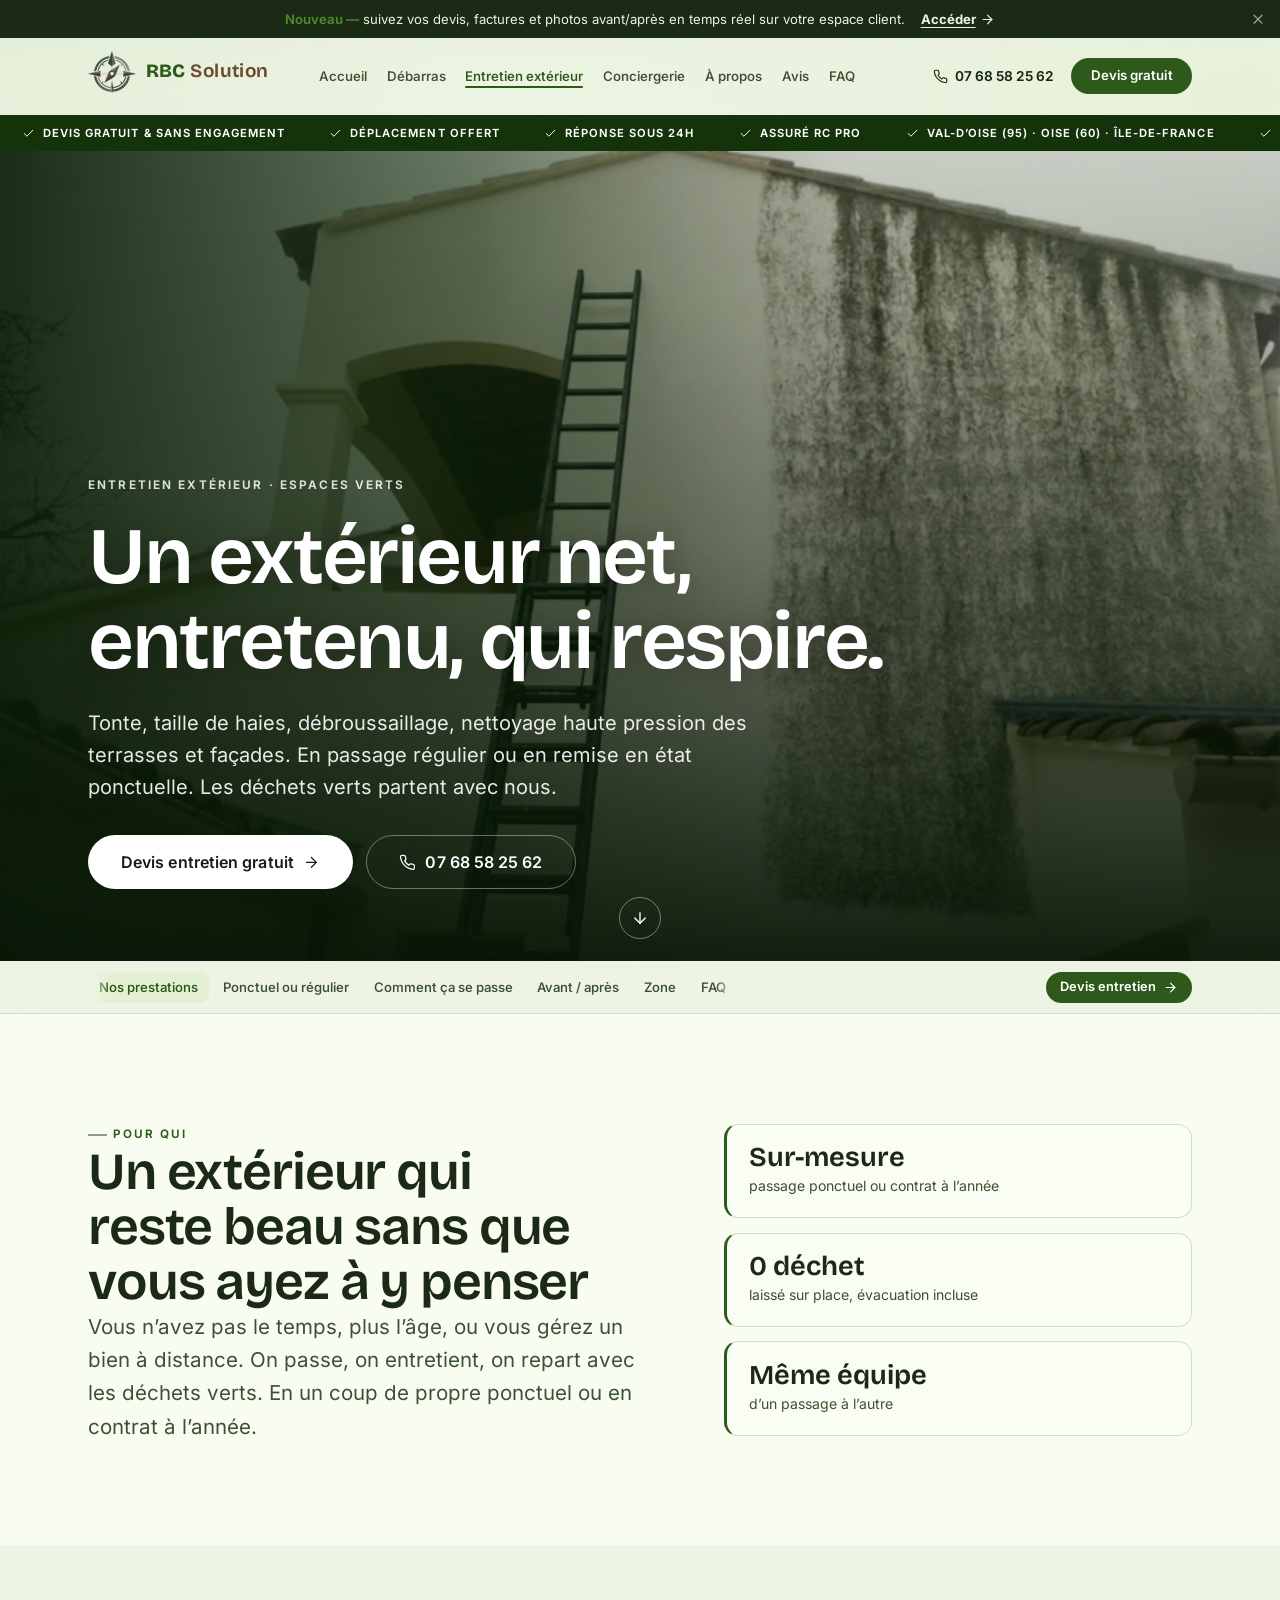
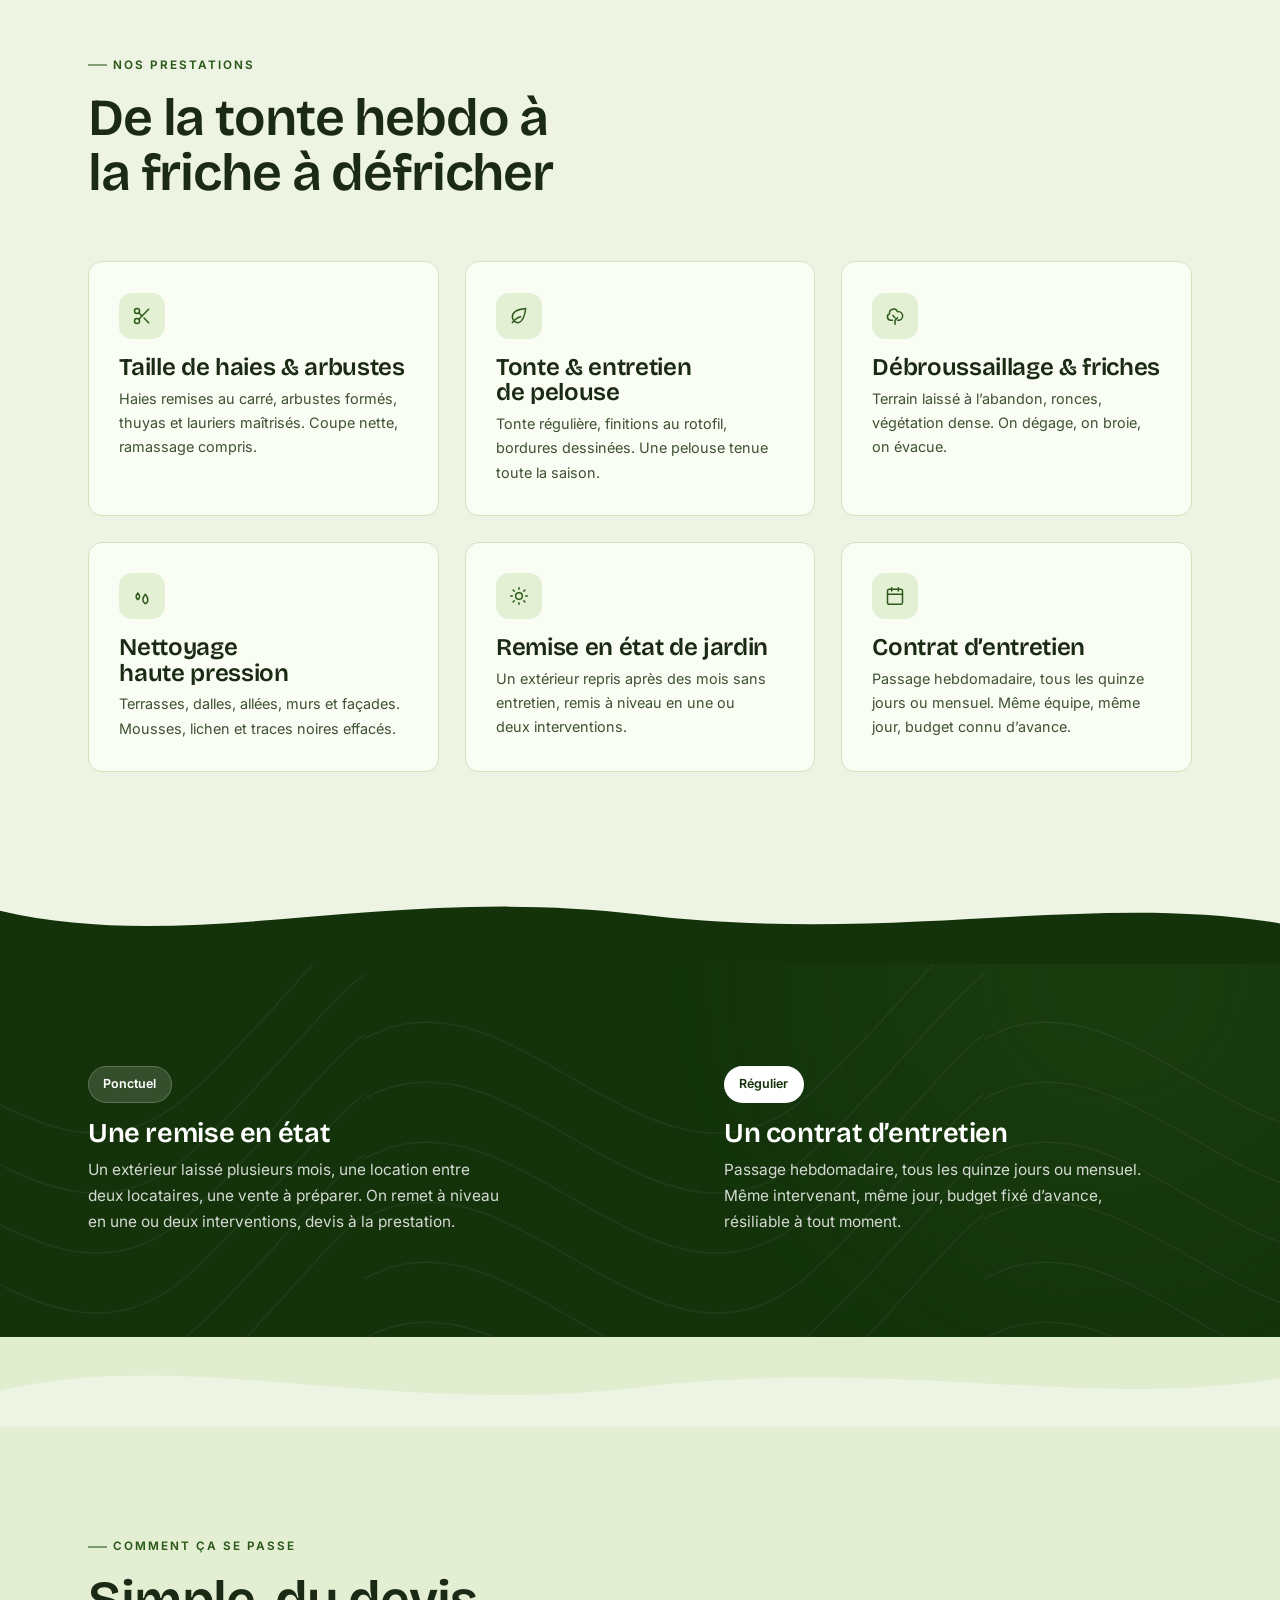
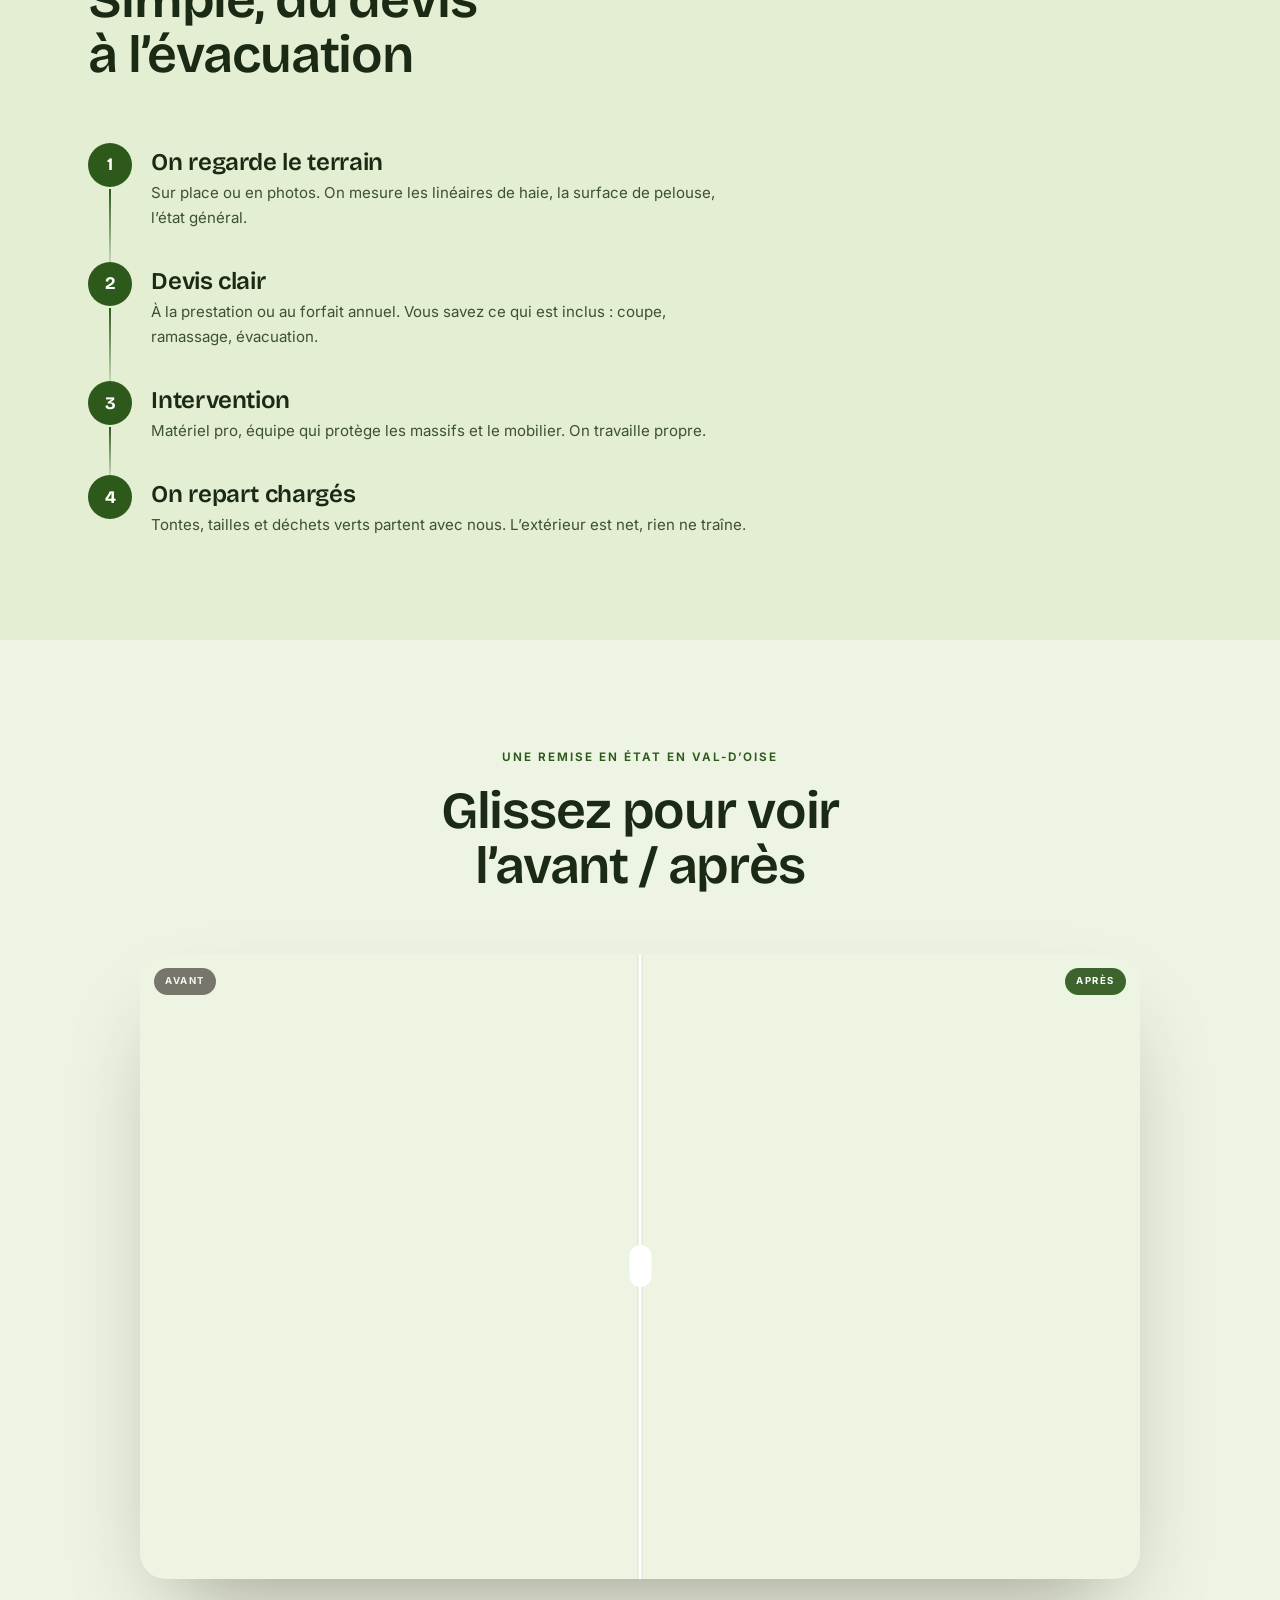
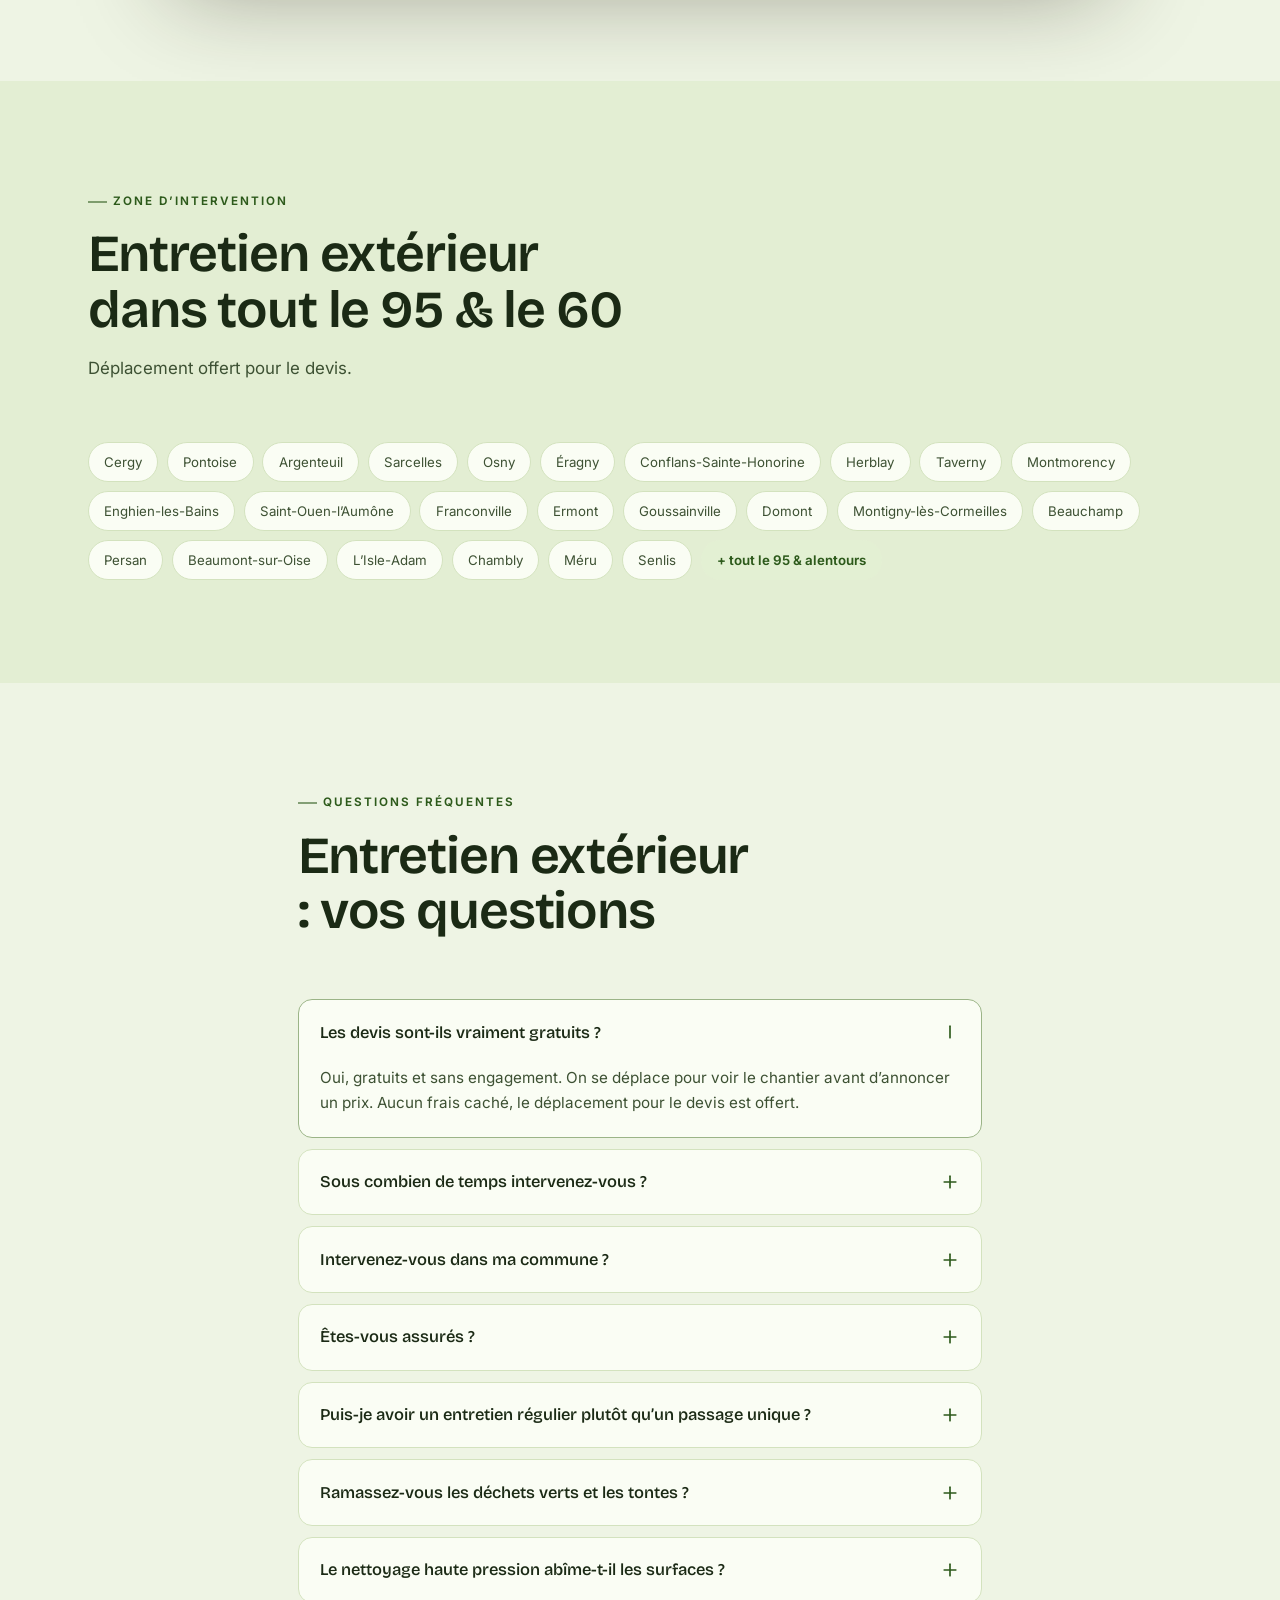
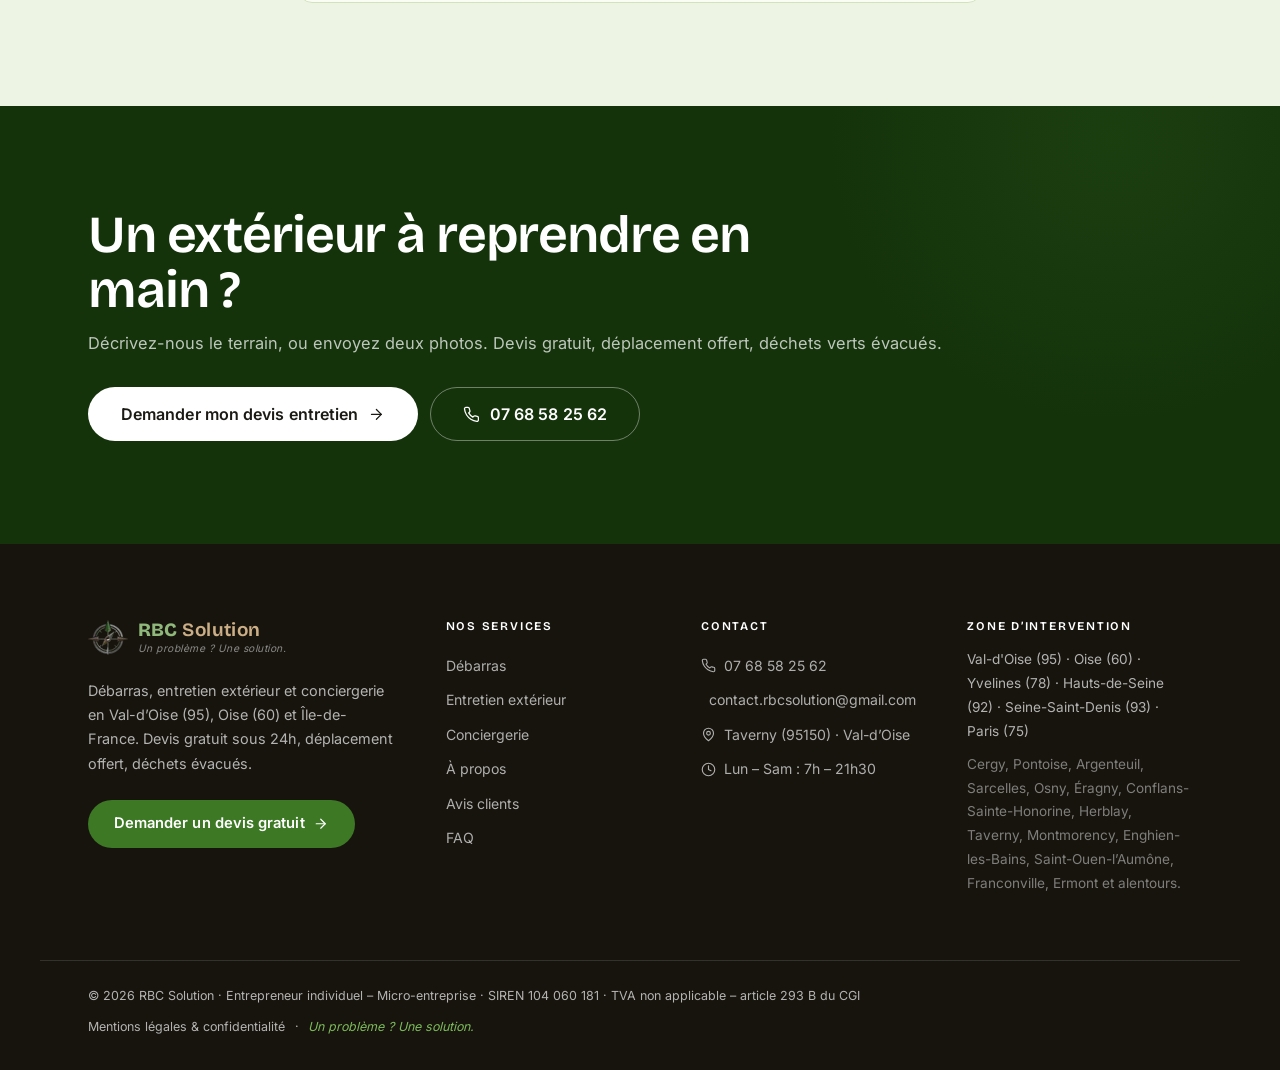
<file: entretien-exterieur/index.html>
<!DOCTYPE html><html lang="fr" data-world="exterieur" data-astro-cid-5hce7sga> <head><meta charset="utf-8"><meta name="viewport" content="width=device-width, initial-scale=1"><title>Entretien extérieur &amp; espaces verts en Val-d’Oise (95) — RBC Solution · RBC Solution</title><meta name="description" content="Entretien extérieur en Val-d’Oise (95) et Oise (60) : tonte, taille de haies, débroussaillage, nettoyage haute pression terrasses &#38; façades. Passage ponctuel ou contrat régulier, déchets verts évacués. Devis gratuit."><link rel="canonical" href="https://rbcsolution.com/entretien-exterieur/"><link rel="icon" href="/favicon.svg" type="image/svg+xml"><meta name="theme-color" content="#2d5a1b"><meta name="author" content="RBC Solution"><meta name="robots" content="index, follow"><meta name="format-detection" content="telephone=no"><meta name="google-site-verification" content="ur7AYS-QiY8A2CvDFZ0sOP2IbIYApoEfcBPgpoQVrJE"><meta property="og:type" content="website"><meta property="og:site_name" content="RBC Solution"><meta property="og:title" content="Entretien extérieur &#38; espaces verts en Val-d’Oise (95) — RBC Solution · RBC Solution"><meta property="og:description" content="Entretien extérieur en Val-d’Oise (95) et Oise (60) : tonte, taille de haies, débroussaillage, nettoyage haute pression terrasses &#38; façades. Passage ponctuel ou contrat régulier, déchets verts évacués. Devis gratuit."><meta property="og:url" content="https://rbcsolution.com/entretien-exterieur/"><meta property="og:locale" content="fr_FR"><meta property="og:image" content="https://rbcsolution.com/og.jpg"><meta name="twitter:card" content="summary_large_image"><link rel="sitemap" href="/sitemap-index.xml"><script>
      document.documentElement.classList.add('js');
    </script><meta name="astro-view-transitions-enabled" content="true"><meta name="astro-view-transitions-fallback" content="animate"><script type="module" src="/_astro/ClientRouter.astro_astro_type_script_index_0_lang.CDGfc0hd.js"></script><script type="application/ld+json">{"@context":"https://schema.org","@type":"HomeAndConstructionBusiness","@id":"https://rbcsolution.com/#business","name":"RBC Solution","legalName":"Ruben Rebouço","description":"Débarras, entretien extérieur et conciergerie Airbnb en Val-d'Oise (95), Oise (60) et Île-de-France. Devis gratuit sous 24h, déplacement offert.","url":"https://rbcsolution.com","telephone":"+33768582562","email":"contact.rbcsolution@gmail.com","image":"https://rbcsolution.com/og.jpg","logo":"https://rbcsolution.com/favicon.svg","priceRange":"€€","slogan":"Un problème ? Une solution.","address":{"@type":"PostalAddress","streetAddress":"3 Rue des Fauvettes","postalCode":"95150","addressLocality":"Taverny","addressRegion":"Val-d'Oise","addressCountry":"FR"},"vatID":"TVA non applicable – article 293 B du CGI","identifier":[{"@type":"PropertyValue","name":"SIRET","value":"104 060 181 00013"},{"@type":"PropertyValue","name":"SIREN","value":"104 060 181"}],"openingHoursSpecification":{"@type":"OpeningHoursSpecification","dayOfWeek":["Monday","Tuesday","Wednesday","Thursday","Friday","Saturday"],"opens":"07:00","closes":"21:30"},"areaServed":[{"@type":"AdministrativeArea","name":"Val-d'Oise (95)"},{"@type":"AdministrativeArea","name":"Oise (60)"},{"@type":"AdministrativeArea","name":"Yvelines (78)"},{"@type":"AdministrativeArea","name":"Hauts-de-Seine (92)"},{"@type":"AdministrativeArea","name":"Seine-Saint-Denis (93)"},{"@type":"AdministrativeArea","name":"Paris (75)"},{"@type":"City","name":"Cergy"},{"@type":"City","name":"Pontoise"},{"@type":"City","name":"Argenteuil"},{"@type":"City","name":"Sarcelles"},{"@type":"City","name":"Osny"},{"@type":"City","name":"Éragny"},{"@type":"City","name":"Conflans-Sainte-Honorine"},{"@type":"City","name":"Herblay"},{"@type":"City","name":"Taverny"},{"@type":"City","name":"Montmorency"},{"@type":"City","name":"Enghien-les-Bains"},{"@type":"City","name":"Saint-Ouen-l’Aumône"},{"@type":"City","name":"Franconville"},{"@type":"City","name":"Ermont"},{"@type":"City","name":"Goussainville"},{"@type":"City","name":"Domont"},{"@type":"City","name":"Montigny-lès-Cormeilles"},{"@type":"City","name":"Beauchamp"},{"@type":"City","name":"Persan"},{"@type":"City","name":"Beaumont-sur-Oise"},{"@type":"City","name":"L’Isle-Adam"},{"@type":"City","name":"Chambly"},{"@type":"City","name":"Méru"},{"@type":"City","name":"Senlis"}],"aggregateRating":{"@type":"AggregateRating","ratingValue":"5.0","reviewCount":"3","bestRating":"5"},"review":[{"@type":"Review","reviewRating":{"@type":"Rating","ratingValue":"5","bestRating":"5"},"author":{"@type":"Person","name":"Walid"},"reviewBody":"Un service irréprochable, une équipe très efficace, professionnelle et sympathique. C'est souvent difficile de trouver une bonne société de service — c'est chose faite. Je recommande à 100 %."},{"@type":"Review","reviewRating":{"@type":"Rating","ratingValue":"5","bestRating":"5"},"author":{"@type":"Person","name":"Celia"},"reviewBody":"J'avais une cave complètement encombrée depuis des années et je ne savais plus par où commencer. Réponse très rapide, devis clair, tarif correct, intervention organisée en quelques jours."},{"@type":"Review","reviewRating":{"@type":"Rating","ratingValue":"5","bestRating":"5"},"author":{"@type":"Person","name":"Christophe"},"reviewBody":"Nous avons fait appel à RBC Solution pour un déménagement. Présents à l'heure convenue, très professionnels, un travail soigné. Je recommande vivement."}],"makesOffer":[{"@type":"Offer","itemOffered":{"@type":"Service","name":"Débarras de maison, appartement, cave et grenier"}},{"@type":"Offer","itemOffered":{"@type":"Service","name":"Débarras de succession et logements insalubres"}},{"@type":"Offer","itemOffered":{"@type":"Service","name":"Taille de haies et entretien des espaces verts"}},{"@type":"Offer","itemOffered":{"@type":"Service","name":"Tonte de pelouse et débroussaillage"}},{"@type":"Offer","itemOffered":{"@type":"Service","name":"Nettoyage haute pression de terrasses et façades"}},{"@type":"Offer","itemOffered":{"@type":"Service","name":"Conciergerie Airbnb et gestion locative courte durée"}}]}</script><script type="application/ld+json">{"@context":"https://schema.org","@type":"Service","name":"Entretien extérieur et espaces verts en Val-d’Oise","description":"Entretien extérieur en Val-d'Oise (95), Oise (60) et Île-de-France : tonte, taille de haies, débroussaillage, nettoyage haute pression de terrasses et façades. Passage ponctuel ou contrat régulier. Déchets verts évacués. Devis gratuit.","serviceType":["Tonte de pelouse","Taille de haies et d’arbustes","Débroussaillage","Nettoyage haute pression","Remise en état de jardin","Contrat d’entretien d’espaces verts"],"url":"https://rbcsolution.com/entretien-exterieur/","provider":{"@id":"https://rbcsolution.com/#business"},"areaServed":[{"@type":"AdministrativeArea","name":"Val-d'Oise (95)"},{"@type":"AdministrativeArea","name":"Oise (60)"},{"@type":"AdministrativeArea","name":"Yvelines (78)"},{"@type":"AdministrativeArea","name":"Hauts-de-Seine (92)"},{"@type":"AdministrativeArea","name":"Seine-Saint-Denis (93)"},{"@type":"AdministrativeArea","name":"Paris (75)"},{"@type":"City","name":"Cergy"},{"@type":"City","name":"Pontoise"},{"@type":"City","name":"Argenteuil"},{"@type":"City","name":"Sarcelles"},{"@type":"City","name":"Osny"},{"@type":"City","name":"Éragny"},{"@type":"City","name":"Conflans-Sainte-Honorine"},{"@type":"City","name":"Herblay"},{"@type":"City","name":"Taverny"},{"@type":"City","name":"Montmorency"},{"@type":"City","name":"Enghien-les-Bains"},{"@type":"City","name":"Saint-Ouen-l’Aumône"},{"@type":"City","name":"Franconville"},{"@type":"City","name":"Ermont"},{"@type":"City","name":"Goussainville"},{"@type":"City","name":"Domont"},{"@type":"City","name":"Montigny-lès-Cormeilles"},{"@type":"City","name":"Beauchamp"},{"@type":"City","name":"Persan"},{"@type":"City","name":"Beaumont-sur-Oise"},{"@type":"City","name":"L’Isle-Adam"},{"@type":"City","name":"Chambly"},{"@type":"City","name":"Méru"},{"@type":"City","name":"Senlis"}]}</script><script type="application/ld+json">{"@context":"https://schema.org","@type":"FAQPage","mainEntity":[{"@type":"Question","name":"Les devis sont-ils vraiment gratuits ?","acceptedAnswer":{"@type":"Answer","text":"Oui, gratuits et sans engagement. On se déplace pour voir le chantier avant d’annoncer un prix. Aucun frais caché, le déplacement pour le devis est offert."}},{"@type":"Question","name":"Sous combien de temps intervenez-vous ?","acceptedAnswer":{"@type":"Answer","text":"On répond sous 24h. Pour un devis précis, on passe sous 48 à 72h, puis l’intervention se fait sous 1 à 3 jours selon le volume et les disponibilités."}},{"@type":"Question","name":"Intervenez-vous dans ma commune ?","acceptedAnswer":{"@type":"Answer","text":"On couvre tout le Val-d'Oise (95), l'Oise (60) et les départements limitrophes (75, 78, 92, 93). Votre ville n’est pas listée ? Appelez-nous, on regarde au cas par cas."}},{"@type":"Question","name":"Êtes-vous assurés ?","acceptedAnswer":{"@type":"Answer","text":"Oui. RBC Solution est couvert par une assurance responsabilité civile professionnelle pour toutes ses interventions."}},{"@type":"Question","name":"Puis-je avoir un entretien régulier plutôt qu’un passage unique ?","acceptedAnswer":{"@type":"Answer","text":"Bien sûr. On met en place un contrat hebdomadaire, tous les quinze jours ou mensuel, avec le même intervenant et un budget fixé d’avance. Résiliable à tout moment."}},{"@type":"Question","name":"Ramassez-vous les déchets verts et les tontes ?","acceptedAnswer":{"@type":"Answer","text":"Oui, c’est inclus. Tontes, tailles de haies, branchages et déchets verts sont chargés et évacués. On ne laisse rien sur le terrain."}},{"@type":"Question","name":"Le nettoyage haute pression abîme-t-il les surfaces ?","acceptedAnswer":{"@type":"Answer","text":"Non, si la pression est adaptée au support. On règle la buse et la distance selon qu’il s’agit de dalle, de bois, de crépi ou de carrelage. On teste toujours sur une zone discrète avant."}}]}</script><script type="application/ld+json">{"@context":"https://schema.org","@type":"BreadcrumbList","itemListElement":[{"@type":"ListItem","position":1,"name":"Accueil","item":"https://rbcsolution.com/"},{"@type":"ListItem","position":2,"name":"Entretien extérieur","item":"https://rbcsolution.com/entretien-exterieur/"}]}</script><link rel="stylesheet" href="/_astro/a-propos.D8CaY2jR.css">
<style>.faq[data-astro-cid-z65bj42f]{display:grid;gap:.7rem}.faq__item[data-astro-cid-z65bj42f]{border:1px solid var(--line);border-radius:var(--r);background:var(--surface);overflow:hidden;transition:border-color var(--t)}.faq__item[data-astro-cid-z65bj42f][open]{border-color:color-mix(in srgb,var(--accent) 34%,var(--line))}summary[data-astro-cid-z65bj42f]{display:flex;align-items:center;justify-content:space-between;gap:1rem;padding:1.15rem 1.3rem;cursor:pointer;font-family:var(--font-display);font-weight:540;font-size:1.03rem;color:var(--ink);list-style:none}summary[data-astro-cid-z65bj42f]::-webkit-details-marker{display:none}summary[data-astro-cid-z65bj42f] svg[data-astro-cid-z65bj42f]{flex-shrink:0;color:var(--accent);transition:transform var(--t)}.faq__item[data-astro-cid-z65bj42f][open] summary[data-astro-cid-z65bj42f] svg[data-astro-cid-z65bj42f] .faq__v[data-astro-cid-z65bj42f]{opacity:0}.faq__item[data-astro-cid-z65bj42f][open] summary[data-astro-cid-z65bj42f] svg[data-astro-cid-z65bj42f]{transform:rotate(90deg)}.faq__body[data-astro-cid-z65bj42f]{padding:0 1.3rem 1.3rem}.faq__body[data-astro-cid-z65bj42f] p[data-astro-cid-z65bj42f]{color:var(--ink-soft);font-size:.95rem;max-width:64ch}
.ctab[data-astro-cid-kokrr3jq]{position:relative;z-index:1;background:var(--accent-deep);color:#ffffffc7;overflow:hidden}[data-astro-cid-kokrr3jq][data-world=conciergerie] .ctab[data-astro-cid-kokrr3jq]{background:#14130f;border-block:1px solid var(--line)}.ctab[data-astro-cid-kokrr3jq]:after{content:"";position:absolute;right:-10%;top:-60%;width:46vw;height:46vw;border-radius:50%;background:radial-gradient(circle,color-mix(in srgb,var(--accent) 30%,transparent),transparent 68%);pointer-events:none}.ctab__inner[data-astro-cid-kokrr3jq]{position:relative;display:flex;flex-wrap:wrap;align-items:center;justify-content:space-between;gap:1.8rem}.ctab__inner[data-astro-cid-kokrr3jq] h2[data-astro-cid-kokrr3jq]{max-width:22ch;color:#fff;text-wrap:pretty}.ctab__inner[data-astro-cid-kokrr3jq] p[data-astro-cid-kokrr3jq]{margin-top:.75rem;color:#ffffffb8}[data-astro-cid-kokrr3jq][data-world=conciergerie] .ctab__inner[data-astro-cid-kokrr3jq] h2[data-astro-cid-kokrr3jq]{color:var(--ink)}
.ba[data-astro-cid-fztqauyw]{margin:0}.ba__stage[data-astro-cid-fztqauyw]{position:relative;border-radius:var(--r-lg);overflow:hidden;box-shadow:var(--shadow-lg);aspect-ratio:var(--ba-ratio, 4 / 3);background:var(--surface-2);isolation:isolate}.ba__img[data-astro-cid-fztqauyw]{position:absolute;inset:0;width:100%;height:100%;object-fit:cover;user-select:none;-webkit-user-drag:none}.ba__after[data-astro-cid-fztqauyw]{position:absolute;inset:0;will-change:clip-path;transition:clip-path .35s var(--ease)}.ba__range[data-astro-cid-fztqauyw]:active~.ba__after[data-astro-cid-fztqauyw],.ba__stage[data-astro-cid-fztqauyw]:has(.ba__range:active) .ba__after[data-astro-cid-fztqauyw]{transition:none}.ba__tag[data-astro-cid-fztqauyw]{position:absolute;top:14px;z-index:3;font-size:.6rem;font-weight:700;letter-spacing:.16em;text-transform:uppercase;padding:.35rem .7rem;border-radius:var(--r-pill);backdrop-filter:blur(4px)}.ba__tag--before[data-astro-cid-fztqauyw]{left:14px;background:#140f0a8c;color:#ffffffeb}.ba__tag--after[data-astro-cid-fztqauyw]{right:14px;background:color-mix(in srgb,var(--accent) 85%,black 5%);color:#fff}.ba__range[data-astro-cid-fztqauyw]{position:absolute;inset:0;width:100%;height:100%;margin:0;opacity:0;cursor:ew-resize;z-index:4}.ba__handle[data-astro-cid-fztqauyw]{position:absolute;top:0;bottom:0;left:50%;width:3px;transform:translate(-50%);background:#fff;box-shadow:0 0 0 1px #00000014,0 0 20px #ffffff80;z-index:3;pointer-events:none;display:flex;align-items:center;justify-content:center;transition:left .35s var(--ease)}.ba__handle[data-astro-cid-fztqauyw] svg[data-astro-cid-fztqauyw]{position:absolute;width:42px;height:42px;padding:11px;background:#fff;color:var(--accent);border-radius:var(--r-pill);box-shadow:var(--shadow)}figcaption[data-astro-cid-fztqauyw]{margin-top:.9rem;font-size:.85rem;color:var(--ink-mute);text-align:center}
</style>
<link rel="stylesheet" href="/_astro/conciergerie.xhop5Bog.css">
<style>:where([data-astro-image]){object-fit:var(--fit);object-position:var(--pos);height:auto}:where([data-astro-image=full-width]){width:100%}:where([data-astro-image=constrained]){max-width:100%}
.x-mode[data-astro-cid-ugtmlmh3] .chip{background:#ffffff24;color:#fff;border-color:#fff3;margin-bottom:1rem}.x-mode[data-astro-cid-ugtmlmh3] .chip--alt{background:#fff;color:var(--accent-deep)}.x-mode[data-astro-cid-ugtmlmh3] h3[data-astro-cid-ugtmlmh3]{color:#fff;font-size:clamp(1.3rem,1.1rem + 1vw,1.7rem);margin-bottom:.6rem}.x-mode[data-astro-cid-ugtmlmh3] p[data-astro-cid-ugtmlmh3]{color:#ffffffd1;font-size:.96rem;max-width:42ch}.x-ba[data-astro-cid-ugtmlmh3]{max-width:1000px;margin-inline:auto}
</style></head> <body data-world="exterieur" data-astro-cid-5hce7sga> <a href="#main" class="skip-link" data-astro-cid-5hce7sga>Aller au contenu</a> <div class="aura" aria-hidden="true" data-aura> <div class="aura__field aura__field--1"></div> <div class="aura__field aura__field--2"></div> <div class="aura__field aura__field--3"></div> <div class="aura__field aura__field--4"></div> <div class="aura__sheen"></div> <div class="aura__contours"></div> <div class="aura__glow"></div> <div class="aura__grain"></div> </div> <script>
  (() => {
    const aura = document.querySelector('[data-aura]');
    if (!aura) return;

    const reduce = window.matchMedia('(prefers-reduced-motion: reduce)').matches;

    // pause animations when the tab is hidden
    const setPlay = () => {
      const s = document.hidden ? 'paused' : 'running';
      aura.querySelectorAll('*').forEach((el) => (el.style.animationPlayState = s));
    };
    document.addEventListener('visibilitychange', setPlay);
    setPlay();

    // gentle scroll parallax (desktop, motion allowed only)
    if (!reduce && window.matchMedia('(min-width: 760px)').matches) {
      let ticking = false;
      const onScroll = () => {
        if (ticking) return;
        ticking = true;
        requestAnimationFrame(() => {
          aura.style.setProperty('--aura-shift', (window.scrollY * -0.045).toFixed(1) + 'px');
          ticking = false;
        });
      };
      window.addEventListener('scroll', onScroll, { passive: true });
      onScroll();
    }
  })();
</script> <aside class="appbar" data-appbar hidden data-astro-cid-oxktbjjb> <p data-astro-cid-oxktbjjb> <strong data-astro-cid-oxktbjjb>Nouveau —</strong> suivez vos devis, factures et photos avant/après en
    temps réel sur votre espace client.
</p> <a href="https://app.rbcsolution.com" class="appbar__cta" data-astro-cid-oxktbjjb>Accéder <svg xmlns="http://www.w3.org/2000/svg" width="15" height="15" viewBox="0 0 24 24" fill="none" stroke="currentColor" stroke-width="1.8" stroke-linecap="round" stroke-linejoin="round" aria-hidden="true"><line x1="5" y1="12" x2="19" y2="12"/><polyline points="12 5 19 12 12 19"/></svg></a> <button type="button" class="appbar__close" aria-label="Fermer" data-appbar-close data-astro-cid-oxktbjjb> <svg xmlns="http://www.w3.org/2000/svg" width="16" height="16" viewBox="0 0 24 24" fill="none" stroke="currentColor" stroke-width="1.8" stroke-linecap="round" stroke-linejoin="round" aria-hidden="true"><line x1="18" y1="6" x2="6" y2="18"/><line x1="6" y1="6" x2="18" y2="18"/></svg> </button> </aside> <script type="module">const a="rbc_appbar_dismissed_v1",e=document.querySelector("[data-appbar]");if(e){let t=!1;try{t=localStorage.getItem(a)==="1"}catch{}t||(e.hidden=!1),e.querySelector("[data-appbar-close]")?.addEventListener("click",()=>{e.hidden=!0;try{localStorage.setItem(a,"1")}catch{}})}</script>  <header data-header data-world="exterieur" class="hdr" data-astro-cid-3ef6ksr2> <div class="container hdr__bar" data-astro-cid-3ef6ksr2> <a href="/" class="hdr__brand" aria-label="RBC Solution — accueil" data-astro-cid-3ef6ksr2> <span class="logo logo--wm" data-astro-cid-tvrurpns> <img src="/_astro/logo-mark.DwTe5O53_Z1f4T3z.webp" alt loading="eager" data-astro-cid-tvrurpns="true" decoding="async" fetchpriority="auto" width="48" height="42" class="logo__mark"> <span class="logo__wm" data-astro-cid-tvrurpns> <span class="logo__name" data-astro-cid-tvrurpns><b class="logo__rbc" data-astro-cid-tvrurpns>RBC</b><span class="logo__sol" data-astro-cid-tvrurpns>Solution</span></span> <span class="logo__tag" data-astro-cid-tvrurpns>Un problème ? Une solution.</span> </span> </span>  </a> <nav class="hdr__nav" aria-label="Navigation principale" data-astro-cid-3ef6ksr2> <a href="/" class="hdr__link" data-astro-cid-3ef6ksr2> <span data-astro-cid-3ef6ksr2>Accueil</span> </a><a href="/debarras/" class="hdr__link" data-astro-cid-3ef6ksr2> <span data-astro-cid-3ef6ksr2>Débarras</span> </a><a href="/entretien-exterieur/" class="hdr__link active" data-astro-cid-3ef6ksr2> <span data-astro-cid-3ef6ksr2>Entretien extérieur</span> </a><a href="/conciergerie/" class="hdr__link" data-astro-cid-3ef6ksr2> <span data-astro-cid-3ef6ksr2>Conciergerie</span> </a><a href="/a-propos/" class="hdr__link" data-astro-cid-3ef6ksr2> <span data-astro-cid-3ef6ksr2>À propos</span> </a><a href="/avis/" class="hdr__link" data-astro-cid-3ef6ksr2> <span data-astro-cid-3ef6ksr2>Avis</span> </a><a href="/faq/" class="hdr__link" data-astro-cid-3ef6ksr2> <span data-astro-cid-3ef6ksr2>FAQ</span> </a> </nav> <div class="hdr__actions" data-astro-cid-3ef6ksr2> <a href="tel:+33768582562" class="hdr__tel" data-astro-cid-3ef6ksr2> <svg xmlns="http://www.w3.org/2000/svg" width="15" height="15" viewBox="0 0 24 24" fill="none" stroke="currentColor" stroke-width="1.8" stroke-linecap="round" stroke-linejoin="round" aria-hidden="true"><path d="M22 16.92v3a2 2 0 0 1-2.18 2 19.79 19.79 0 0 1-8.63-3.07 19.5 19.5 0 0 1-6-6 19.79 19.79 0 0 1-3.07-8.67A2 2 0 0 1 4.11 2h3a2 2 0 0 1 2 1.72c.13.96.36 1.9.7 2.81a2 2 0 0 1-.45 2.11L8.09 9.91a16 16 0 0 0 6 6l1.27-1.27a2 2 0 0 1 2.11-.45c.9.34 1.85.57 2.81.7A2 2 0 0 1 22 16.92z"/></svg> <span data-astro-cid-3ef6ksr2>07 68 58 25 62</span> </a> <a href="/contact/" class="btn hdr__devis" data-astro-cid-3ef6ksr2>Devis gratuit</a> <button type="button" class="hdr__burger" aria-label="Ouvrir le menu" aria-expanded="false" aria-controls="mobile-nav" data-burger data-astro-cid-3ef6ksr2> <span data-astro-cid-3ef6ksr2></span><span data-astro-cid-3ef6ksr2></span><span data-astro-cid-3ef6ksr2></span> </button> </div> </div> <div class="hdr__panel" id="mobile-nav" data-panel hidden data-astro-cid-3ef6ksr2> <nav aria-label="Navigation mobile" data-astro-cid-3ef6ksr2> <a href="/" class="hdr__mlink" data-astro-cid-3ef6ksr2> Accueil <svg xmlns="http://www.w3.org/2000/svg" width="16" height="16" viewBox="0 0 24 24" fill="none" stroke="currentColor" stroke-width="1.8" stroke-linecap="round" stroke-linejoin="round" aria-hidden="true"><line x1="5" y1="12" x2="19" y2="12"/><polyline points="12 5 19 12 12 19"/></svg> </a><a href="/debarras/" class="hdr__mlink" data-astro-cid-3ef6ksr2> Débarras <svg xmlns="http://www.w3.org/2000/svg" width="16" height="16" viewBox="0 0 24 24" fill="none" stroke="currentColor" stroke-width="1.8" stroke-linecap="round" stroke-linejoin="round" aria-hidden="true"><line x1="5" y1="12" x2="19" y2="12"/><polyline points="12 5 19 12 12 19"/></svg> </a><a href="/entretien-exterieur/" class="hdr__mlink active" data-astro-cid-3ef6ksr2> Entretien extérieur <svg xmlns="http://www.w3.org/2000/svg" width="16" height="16" viewBox="0 0 24 24" fill="none" stroke="currentColor" stroke-width="1.8" stroke-linecap="round" stroke-linejoin="round" aria-hidden="true"><line x1="5" y1="12" x2="19" y2="12"/><polyline points="12 5 19 12 12 19"/></svg> </a><a href="/conciergerie/" class="hdr__mlink" data-astro-cid-3ef6ksr2> Conciergerie <svg xmlns="http://www.w3.org/2000/svg" width="16" height="16" viewBox="0 0 24 24" fill="none" stroke="currentColor" stroke-width="1.8" stroke-linecap="round" stroke-linejoin="round" aria-hidden="true"><line x1="5" y1="12" x2="19" y2="12"/><polyline points="12 5 19 12 12 19"/></svg> </a><a href="/a-propos/" class="hdr__mlink" data-astro-cid-3ef6ksr2> À propos <svg xmlns="http://www.w3.org/2000/svg" width="16" height="16" viewBox="0 0 24 24" fill="none" stroke="currentColor" stroke-width="1.8" stroke-linecap="round" stroke-linejoin="round" aria-hidden="true"><line x1="5" y1="12" x2="19" y2="12"/><polyline points="12 5 19 12 12 19"/></svg> </a><a href="/avis/" class="hdr__mlink" data-astro-cid-3ef6ksr2> Avis <svg xmlns="http://www.w3.org/2000/svg" width="16" height="16" viewBox="0 0 24 24" fill="none" stroke="currentColor" stroke-width="1.8" stroke-linecap="round" stroke-linejoin="round" aria-hidden="true"><line x1="5" y1="12" x2="19" y2="12"/><polyline points="12 5 19 12 12 19"/></svg> </a><a href="/faq/" class="hdr__mlink" data-astro-cid-3ef6ksr2> FAQ <svg xmlns="http://www.w3.org/2000/svg" width="16" height="16" viewBox="0 0 24 24" fill="none" stroke="currentColor" stroke-width="1.8" stroke-linecap="round" stroke-linejoin="round" aria-hidden="true"><line x1="5" y1="12" x2="19" y2="12"/><polyline points="12 5 19 12 12 19"/></svg> </a> </nav> <div class="hdr__mcta" data-astro-cid-3ef6ksr2> <a href="tel:+33768582562" class="btn btn--ghost btn--lg" data-astro-cid-3ef6ksr2> <svg xmlns="http://www.w3.org/2000/svg" width="18" height="18" viewBox="0 0 24 24" fill="none" stroke="currentColor" stroke-width="1.8" stroke-linecap="round" stroke-linejoin="round" aria-hidden="true"><path d="M22 16.92v3a2 2 0 0 1-2.18 2 19.79 19.79 0 0 1-8.63-3.07 19.5 19.5 0 0 1-6-6 19.79 19.79 0 0 1-3.07-8.67A2 2 0 0 1 4.11 2h3a2 2 0 0 1 2 1.72c.13.96.36 1.9.7 2.81a2 2 0 0 1-.45 2.11L8.09 9.91a16 16 0 0 0 6 6l1.27-1.27a2 2 0 0 1 2.11-.45c.9.34 1.85.57 2.81.7A2 2 0 0 1 22 16.92z"/></svg> Appeler
</a> <a href="/contact/" class="btn btn--lg" data-astro-cid-3ef6ksr2>Devis gratuit</a> </div> </div> </header> <script type="module">function a(){const i=document.querySelector("[data-header]"),e=document.querySelector("[data-burger]"),t=document.querySelector("[data-panel]");if(!e||!t||e._wired)return;e._wired=!0;const d=r=>{const n=r??t.hasAttribute("hidden");n?t.removeAttribute("hidden"):t.setAttribute("hidden",""),e.setAttribute("aria-expanded",String(n)),e.setAttribute("aria-label",n?"Fermer le menu":"Ouvrir le menu"),i?.classList.toggle("menu-open",n),document.body.style.overflow=n?"hidden":""};e.addEventListener("click",()=>d()),t.querySelectorAll("a").forEach(r=>r.addEventListener("click",()=>d(!1))),window.addEventListener("keydown",r=>{r.key==="Escape"&&d(!1)})}a();document.addEventListener("astro:after-swap",a);</script>  <aside class="ribbon" aria-label="Nos engagements" data-astro-cid-qsz6iejd> <div class="ribbon__track" aria-hidden="true" data-astro-cid-qsz6iejd> <ul class="ribbon__run" data-astro-cid-qsz6iejd> <li data-astro-cid-qsz6iejd><svg xmlns="http://www.w3.org/2000/svg" width="13" height="13" viewBox="0 0 24 24" fill="none" stroke="currentColor" stroke-width="1.8" stroke-linecap="round" stroke-linejoin="round" aria-hidden="true"><polyline points="20 6 9 17 4 12"/></svg>Devis gratuit &amp; sans engagement</li><li data-astro-cid-qsz6iejd><svg xmlns="http://www.w3.org/2000/svg" width="13" height="13" viewBox="0 0 24 24" fill="none" stroke="currentColor" stroke-width="1.8" stroke-linecap="round" stroke-linejoin="round" aria-hidden="true"><polyline points="20 6 9 17 4 12"/></svg>Déplacement offert</li><li data-astro-cid-qsz6iejd><svg xmlns="http://www.w3.org/2000/svg" width="13" height="13" viewBox="0 0 24 24" fill="none" stroke="currentColor" stroke-width="1.8" stroke-linecap="round" stroke-linejoin="round" aria-hidden="true"><polyline points="20 6 9 17 4 12"/></svg>Réponse sous 24h</li><li data-astro-cid-qsz6iejd><svg xmlns="http://www.w3.org/2000/svg" width="13" height="13" viewBox="0 0 24 24" fill="none" stroke="currentColor" stroke-width="1.8" stroke-linecap="round" stroke-linejoin="round" aria-hidden="true"><polyline points="20 6 9 17 4 12"/></svg>Assuré RC Pro</li><li data-astro-cid-qsz6iejd><svg xmlns="http://www.w3.org/2000/svg" width="13" height="13" viewBox="0 0 24 24" fill="none" stroke="currentColor" stroke-width="1.8" stroke-linecap="round" stroke-linejoin="round" aria-hidden="true"><polyline points="20 6 9 17 4 12"/></svg>Val-d’Oise (95) · Oise (60) · Île-de-France</li> </ul><ul class="ribbon__run" data-astro-cid-qsz6iejd> <li data-astro-cid-qsz6iejd><svg xmlns="http://www.w3.org/2000/svg" width="13" height="13" viewBox="0 0 24 24" fill="none" stroke="currentColor" stroke-width="1.8" stroke-linecap="round" stroke-linejoin="round" aria-hidden="true"><polyline points="20 6 9 17 4 12"/></svg>Devis gratuit &amp; sans engagement</li><li data-astro-cid-qsz6iejd><svg xmlns="http://www.w3.org/2000/svg" width="13" height="13" viewBox="0 0 24 24" fill="none" stroke="currentColor" stroke-width="1.8" stroke-linecap="round" stroke-linejoin="round" aria-hidden="true"><polyline points="20 6 9 17 4 12"/></svg>Déplacement offert</li><li data-astro-cid-qsz6iejd><svg xmlns="http://www.w3.org/2000/svg" width="13" height="13" viewBox="0 0 24 24" fill="none" stroke="currentColor" stroke-width="1.8" stroke-linecap="round" stroke-linejoin="round" aria-hidden="true"><polyline points="20 6 9 17 4 12"/></svg>Réponse sous 24h</li><li data-astro-cid-qsz6iejd><svg xmlns="http://www.w3.org/2000/svg" width="13" height="13" viewBox="0 0 24 24" fill="none" stroke="currentColor" stroke-width="1.8" stroke-linecap="round" stroke-linejoin="round" aria-hidden="true"><polyline points="20 6 9 17 4 12"/></svg>Assuré RC Pro</li><li data-astro-cid-qsz6iejd><svg xmlns="http://www.w3.org/2000/svg" width="13" height="13" viewBox="0 0 24 24" fill="none" stroke="currentColor" stroke-width="1.8" stroke-linecap="round" stroke-linejoin="round" aria-hidden="true"><polyline points="20 6 9 17 4 12"/></svg>Val-d’Oise (95) · Oise (60) · Île-de-France</li> </ul><ul class="ribbon__run" data-astro-cid-qsz6iejd> <li data-astro-cid-qsz6iejd><svg xmlns="http://www.w3.org/2000/svg" width="13" height="13" viewBox="0 0 24 24" fill="none" stroke="currentColor" stroke-width="1.8" stroke-linecap="round" stroke-linejoin="round" aria-hidden="true"><polyline points="20 6 9 17 4 12"/></svg>Devis gratuit &amp; sans engagement</li><li data-astro-cid-qsz6iejd><svg xmlns="http://www.w3.org/2000/svg" width="13" height="13" viewBox="0 0 24 24" fill="none" stroke="currentColor" stroke-width="1.8" stroke-linecap="round" stroke-linejoin="round" aria-hidden="true"><polyline points="20 6 9 17 4 12"/></svg>Déplacement offert</li><li data-astro-cid-qsz6iejd><svg xmlns="http://www.w3.org/2000/svg" width="13" height="13" viewBox="0 0 24 24" fill="none" stroke="currentColor" stroke-width="1.8" stroke-linecap="round" stroke-linejoin="round" aria-hidden="true"><polyline points="20 6 9 17 4 12"/></svg>Réponse sous 24h</li><li data-astro-cid-qsz6iejd><svg xmlns="http://www.w3.org/2000/svg" width="13" height="13" viewBox="0 0 24 24" fill="none" stroke="currentColor" stroke-width="1.8" stroke-linecap="round" stroke-linejoin="round" aria-hidden="true"><polyline points="20 6 9 17 4 12"/></svg>Assuré RC Pro</li><li data-astro-cid-qsz6iejd><svg xmlns="http://www.w3.org/2000/svg" width="13" height="13" viewBox="0 0 24 24" fill="none" stroke="currentColor" stroke-width="1.8" stroke-linecap="round" stroke-linejoin="round" aria-hidden="true"><polyline points="20 6 9 17 4 12"/></svg>Val-d’Oise (95) · Oise (60) · Île-de-France</li> </ul> </div> <ul class="sr-only" data-astro-cid-qsz6iejd> <li data-astro-cid-qsz6iejd>Devis gratuit &amp; sans engagement</li><li data-astro-cid-qsz6iejd>Déplacement offert</li><li data-astro-cid-qsz6iejd>Réponse sous 24h</li><li data-astro-cid-qsz6iejd>Assuré RC Pro</li> </ul> </aside>  <main id="main" data-astro-cid-5hce7sga>  <section class="whero" data-world-hero="exterieur" data-astro-cid-25swevbx> <div class="whero__bg" style="view-transition-name: world-exterieur" data-astro-cid-25swevbx> <img src="/_astro/realisation-3.DZC-Q-Dq_Z1D5XfC.webp" srcset="/_astro/realisation-3.DZC-Q-Dq_15P5bA.webp 720w, /_astro/realisation-3.DZC-Q-Dq_Z1D5XfC.webp 1196w" alt="Façade à moitié nettoyée au nettoyeur haute pression par RBC Solution en Val-d’Oise" sizes="100vw" loading="eager" fetchpriority="high" data-astro-cid-25swevbx="true" decoding="async" width="1196" height="821" class="whero__img"> <div class="whero__grade" data-astro-cid-25swevbx></div> <div class="whero__texture" aria-hidden="true" data-astro-cid-25swevbx></div> </div> <div class="container whero__inner" data-astro-cid-25swevbx> <p class="whero__eyebrow reveal-fade" data-astro-cid-25swevbx>Entretien extérieur · Espaces verts</p> <h1 class="whero__title" data-astro-cid-25swevbx> <span class="whero__word" style="--i:0" data-astro-cid-25swevbx>Un&nbsp;</span><span class="whero__word" style="--i:1" data-astro-cid-25swevbx>extérieur&nbsp;</span><span class="whero__word" style="--i:2" data-astro-cid-25swevbx>net,&nbsp;</span><span class="whero__word" style="--i:3" data-astro-cid-25swevbx>entretenu,&nbsp;</span><span class="whero__word" style="--i:4" data-astro-cid-25swevbx>qui&nbsp;</span><span class="whero__word" style="--i:5" data-astro-cid-25swevbx>respire.&nbsp;</span> </h1> <p class="whero__intro reveal-fade" style="--reveal-delay:340ms" data-astro-cid-25swevbx>Tonte, taille de haies, débroussaillage, nettoyage haute pression des terrasses et façades. En passage régulier ou en remise en état ponctuelle. Les déchets verts partent avec nous.</p> <div class="whero__cta reveal-fade" style="--reveal-delay:440ms" data-astro-cid-25swevbx> <a href="/contact/?service=exterieur" class="btn btn--lg" data-astro-cid-25swevbx>Devis entretien gratuit <svg xmlns="http://www.w3.org/2000/svg" width="18" height="18" viewBox="0 0 24 24" fill="none" stroke="currentColor" stroke-width="1.8" stroke-linecap="round" stroke-linejoin="round" aria-hidden="true"><line x1="5" y1="12" x2="19" y2="12"/><polyline points="12 5 19 12 12 19"/></svg></a> <a href="tel:+33768582562" class="btn btn--outline-light btn--lg" data-astro-cid-25swevbx> <svg xmlns="http://www.w3.org/2000/svg" width="18" height="18" viewBox="0 0 24 24" fill="none" stroke="currentColor" stroke-width="1.8" stroke-linecap="round" stroke-linejoin="round" aria-hidden="true"><path d="M22 16.92v3a2 2 0 0 1-2.18 2 19.79 19.79 0 0 1-8.63-3.07 19.5 19.5 0 0 1-6-6 19.79 19.79 0 0 1-3.07-8.67A2 2 0 0 1 4.11 2h3a2 2 0 0 1 2 1.72c.13.96.36 1.9.7 2.81a2 2 0 0 1-.45 2.11L8.09 9.91a16 16 0 0 0 6 6l1.27-1.27a2 2 0 0 1 2.11-.45c.9.34 1.85.57 2.81.7A2 2 0 0 1 22 16.92z"/></svg> 07 68 58 25 62 </a> </div> </div> <a href="#suite" class="whero__scroll" aria-label="Voir la suite" data-astro-cid-25swevbx> <svg xmlns="http://www.w3.org/2000/svg" width="18" height="18" viewBox="0 0 24 24" fill="none" stroke="currentColor" stroke-width="1.8" stroke-linecap="round" stroke-linejoin="round" aria-hidden="true"><line x1="12" y1="5" x2="12" y2="19"/><polyline points="19 12 12 19 5 12"/></svg> </a> </section>  <nav class="snav" id="suite" data-service-nav aria-label="Sur cette page" data-astro-cid-ecbp7mxj> <div class="container snav__bar" data-astro-cid-ecbp7mxj> <ul class="snav__list" data-snav-scroll data-astro-cid-ecbp7mxj> <li data-astro-cid-ecbp7mxj> <a href="#prestations" class="snav__link" data-snav-link="prestations" data-astro-cid-ecbp7mxj>Nos prestations</a> </li><li data-astro-cid-ecbp7mxj> <a href="#formules" class="snav__link" data-snav-link="formules" data-astro-cid-ecbp7mxj>Ponctuel ou régulier</a> </li><li data-astro-cid-ecbp7mxj> <a href="#deroule" class="snav__link" data-snav-link="deroule" data-astro-cid-ecbp7mxj>Comment ça se passe</a> </li><li data-astro-cid-ecbp7mxj> <a href="#avant-apres" class="snav__link" data-snav-link="avant-apres" data-astro-cid-ecbp7mxj>Avant / après</a> </li><li data-astro-cid-ecbp7mxj> <a href="#zone" class="snav__link" data-snav-link="zone" data-astro-cid-ecbp7mxj>Zone</a> </li><li data-astro-cid-ecbp7mxj> <a href="#faq" class="snav__link" data-snav-link="faq" data-astro-cid-ecbp7mxj>FAQ</a> </li> </ul> <a href="/contact/?service=exterieur" class="snav__cta" data-astro-cid-ecbp7mxj> <span data-astro-cid-ecbp7mxj>Devis entretien</span> <svg xmlns="http://www.w3.org/2000/svg" width="15" height="15" viewBox="0 0 24 24" fill="none" stroke="currentColor" stroke-width="1.8" stroke-linecap="round" stroke-linejoin="round" aria-hidden="true"><line x1="5" y1="12" x2="19" y2="12"/><polyline points="12 5 19 12 12 19"/></svg> </a> </div> </nav> <script type="module">function d(){const n=document.querySelector("[data-service-nav]");if(!n||n._wired)return;n._wired=!0;const o=Array.from(n.querySelectorAll("[data-snav-link]")),s=n.querySelector("[data-snav-scroll]"),f=new Map(o.map(e=>[e.dataset.snavLink,e])),i=o.map(e=>document.getElementById(e.dataset.snavLink)).filter(e=>!!e);if(!i.length)return;let a=null;const u=e=>{if(e!==a){a=e;for(const t of o)t.classList.toggle("is-active",t.dataset.snavLink===e);if(e&&s){const t=f.get(e);if(t){const g=t.offsetLeft-s.clientWidth/2+t.clientWidth/2;s.scrollTo({left:g,behavior:"smooth"})}}}},v=150,l=()=>{let e=i[0].id;for(const t of i)if(t.getBoundingClientRect().top-v<=1)e=t.id;else break;window.innerHeight+window.scrollY>=document.body.scrollHeight-4&&(e=i[i.length-1].id),u(e)};let r=!1;const c=()=>{r||(r=!0,requestAnimationFrame(()=>{l(),r=!1}))};window.addEventListener("scroll",c,{passive:!0}),window.addEventListener("resize",c,{passive:!0}),l()}d();document.addEventListener("astro:after-swap",d);</script>   <section class="section section--surface" data-astro-cid-ugtmlmh3> <div class="container split-grid" data-astro-cid-ugtmlmh3> <div class="reveal" data-astro-cid-ugtmlmh3> <span class="eyebrow" data-astro-cid-ugtmlmh3>Pour qui</span> <h2 data-astro-cid-ugtmlmh3>Un extérieur qui reste beau sans que vous ayez à y penser</h2> <p class="lead" data-astro-cid-ugtmlmh3>
Vous n’avez pas le temps, plus l’âge, ou vous gérez un bien à distance.
          On passe, on entretient, on repart avec les déchets verts. En un coup de
          propre ponctuel ou en contrat à l’année.
</p> </div> <ul class="proof-list reveal" style="--reveal-delay:120ms" data-astro-cid-ugtmlmh3> <li data-astro-cid-ugtmlmh3><strong data-astro-cid-ugtmlmh3>Sur-mesure</strong><span data-astro-cid-ugtmlmh3>passage ponctuel ou contrat à l’année</span></li><li data-astro-cid-ugtmlmh3><strong data-astro-cid-ugtmlmh3>0 déchet</strong><span data-astro-cid-ugtmlmh3>laissé sur place, évacuation incluse</span></li><li data-astro-cid-ugtmlmh3><strong data-astro-cid-ugtmlmh3>Même équipe</strong><span data-astro-cid-ugtmlmh3>d’un passage à l’autre</span></li> </ul> </div> </section>  <section class="section" id="prestations" data-astro-cid-ugtmlmh3> <div class="container" data-astro-cid-ugtmlmh3> <div class="section-head reveal" data-astro-cid-ugtmlmh3> <span class="eyebrow" data-astro-cid-ugtmlmh3>Nos prestations</span> <h2 data-astro-cid-ugtmlmh3>De la tonte hebdo à la friche à défricher</h2> </div> <div class="grid grid-3" data-astro-cid-ugtmlmh3> <article class="svc-card reveal" style="--reveal-delay:0ms" data-astro-cid-ugtmlmh3> <span class="svc-card__ico" data-astro-cid-ugtmlmh3><svg xmlns="http://www.w3.org/2000/svg" width="20" height="20" viewBox="0 0 24 24" fill="none" stroke="currentColor" stroke-width="1.8" stroke-linecap="round" stroke-linejoin="round" aria-hidden="true"><circle cx="6" cy="6" r="3"/><circle cx="6" cy="18" r="3"/><line x1="20" y1="4" x2="8.12" y2="15.88"/><line x1="14.47" y1="14.48" x2="20" y2="20"/><line x1="8.12" y1="8.12" x2="12" y2="12"/></svg></span> <h3 data-astro-cid-ugtmlmh3>Taille de haies &amp; arbustes</h3> <p data-astro-cid-ugtmlmh3>Haies remises au carré, arbustes formés, thuyas et lauriers maîtrisés. Coupe nette, ramassage compris.</p> </article><article class="svc-card reveal" style="--reveal-delay:80ms" data-astro-cid-ugtmlmh3> <span class="svc-card__ico" data-astro-cid-ugtmlmh3><svg xmlns="http://www.w3.org/2000/svg" width="20" height="20" viewBox="0 0 24 24" fill="none" stroke="currentColor" stroke-width="1.8" stroke-linecap="round" stroke-linejoin="round" aria-hidden="true"><path d="M11 20A7 7 0 0 1 4 13c0-6 5-9 16-10-1 9-4 16-9 17Z"/><path d="M4 20c3-4 6-6 10-7"/></svg></span> <h3 data-astro-cid-ugtmlmh3>Tonte &amp; entretien de pelouse</h3> <p data-astro-cid-ugtmlmh3>Tonte régulière, finitions au rotofil, bordures dessinées. Une pelouse tenue toute la saison.</p> </article><article class="svc-card reveal" style="--reveal-delay:160ms" data-astro-cid-ugtmlmh3> <span class="svc-card__ico" data-astro-cid-ugtmlmh3><svg xmlns="http://www.w3.org/2000/svg" width="20" height="20" viewBox="0 0 24 24" fill="none" stroke="currentColor" stroke-width="1.8" stroke-linecap="round" stroke-linejoin="round" aria-hidden="true"><path d="M12 22v-5M9 17H7a4 4 0 0 1-1.6-7.7 5 5 0 0 1 9.6-2.4A4.5 4.5 0 0 1 17 17h-2M12 17l3-3M12 14l-2.5-2.5"/></svg></span> <h3 data-astro-cid-ugtmlmh3>Débroussaillage &amp; friches</h3> <p data-astro-cid-ugtmlmh3>Terrain laissé à l’abandon, ronces, végétation dense. On dégage, on broie, on évacue.</p> </article><article class="svc-card reveal" style="--reveal-delay:0ms" data-astro-cid-ugtmlmh3> <span class="svc-card__ico" data-astro-cid-ugtmlmh3><svg xmlns="http://www.w3.org/2000/svg" width="20" height="20" viewBox="0 0 24 24" fill="none" stroke="currentColor" stroke-width="1.8" stroke-linecap="round" stroke-linejoin="round" aria-hidden="true"><path d="M7 16.3a4 4 0 0 1-2-3.5c0-2 2-4.3 2-4.3s2 2.3 2 4.3a4 4 0 0 1-2 3.5Z"/><path d="M15.7 21a5 5 0 0 1-2.7-4.5c0-3 3-6.5 3-6.5s3 3.5 3 6.5a5 5 0 0 1-3.3 4.7"/></svg></span> <h3 data-astro-cid-ugtmlmh3>Nettoyage haute pression</h3> <p data-astro-cid-ugtmlmh3>Terrasses, dalles, allées, murs et façades. Mousses, lichen et traces noires effacés.</p> </article><article class="svc-card reveal" style="--reveal-delay:80ms" data-astro-cid-ugtmlmh3> <span class="svc-card__ico" data-astro-cid-ugtmlmh3><svg xmlns="http://www.w3.org/2000/svg" width="20" height="20" viewBox="0 0 24 24" fill="none" stroke="currentColor" stroke-width="1.8" stroke-linecap="round" stroke-linejoin="round" aria-hidden="true"><circle cx="12" cy="12" r="4"/><path d="M12 2v2M12 20v2M4.9 4.9l1.4 1.4M17.7 17.7l1.4 1.4M2 12h2M20 12h2M4.9 19.1l1.4-1.4M17.7 6.3l1.4-1.4"/></svg></span> <h3 data-astro-cid-ugtmlmh3>Remise en état de jardin</h3> <p data-astro-cid-ugtmlmh3>Un extérieur repris après des mois sans entretien, remis à niveau en une ou deux interventions.</p> </article><article class="svc-card reveal" style="--reveal-delay:160ms" data-astro-cid-ugtmlmh3> <span class="svc-card__ico" data-astro-cid-ugtmlmh3><svg xmlns="http://www.w3.org/2000/svg" width="20" height="20" viewBox="0 0 24 24" fill="none" stroke="currentColor" stroke-width="1.8" stroke-linecap="round" stroke-linejoin="round" aria-hidden="true"><rect x="3" y="4" width="18" height="18" rx="2"/><path d="M16 2v4M8 2v4M3 10h18"/></svg></span> <h3 data-astro-cid-ugtmlmh3>Contrat d’entretien</h3> <p data-astro-cid-ugtmlmh3>Passage hebdomadaire, tous les quinze jours ou mensuel. Même équipe, même jour, budget connu d’avance.</p> </article> </div> </div> </section>  <div class="divider" style="--divider-to:var(--accent-deep)" aria-hidden="true"> <svg viewBox="0 0 1200 100" preserveAspectRatio="none"> <path d="M0,40 C180,90 360,10 600,44 C840,78 1020,18 1200,54 L1200,100 L0,100 Z" fill="currentColor"></path> </svg> </div> <section class="section section--accent x-modes" id="formules" data-astro-cid-ugtmlmh3> <div class="container split-grid" data-astro-cid-ugtmlmh3> <div class="x-mode reveal" data-astro-cid-ugtmlmh3> <span class="chip" data-astro-cid-ugtmlmh3>Ponctuel</span> <h3 data-astro-cid-ugtmlmh3>Une remise en état</h3> <p data-astro-cid-ugtmlmh3>
Un extérieur laissé plusieurs mois, une location entre deux locataires, une
          vente à préparer. On remet à niveau en une ou deux interventions, devis à la
          prestation.
</p> </div> <div class="x-mode reveal" style="--reveal-delay:120ms" data-astro-cid-ugtmlmh3> <span class="chip chip--alt" data-astro-cid-ugtmlmh3>Régulier</span> <h3 data-astro-cid-ugtmlmh3>Un contrat d’entretien</h3> <p data-astro-cid-ugtmlmh3>
Passage hebdomadaire, tous les quinze jours ou mensuel. Même intervenant,
          même jour, budget fixé d’avance, résiliable à tout moment.
</p> </div> </div> </section> <div class="divider divider--flip" style="--divider-to:var(--bg-2)" aria-hidden="true"> <svg viewBox="0 0 1200 100" preserveAspectRatio="none"> <path d="M0,40 C180,90 360,10 600,44 C840,78 1020,18 1200,54 L1200,100 L0,100 Z" fill="currentColor"></path> </svg> </div>  <section class="section section--alt" id="deroule" data-astro-cid-ugtmlmh3> <div class="container" data-astro-cid-ugtmlmh3> <div class="section-head reveal" data-astro-cid-ugtmlmh3> <span class="eyebrow" data-astro-cid-ugtmlmh3>Comment ça se passe</span> <h2 data-astro-cid-ugtmlmh3>Simple, du devis à l’évacuation</h2> </div> <ol class="timeline" data-astro-cid-ugtmlmh3> <li class="timeline__step reveal" style="--reveal-delay:0ms" data-astro-cid-ugtmlmh3> <span class="timeline__dot" data-astro-cid-ugtmlmh3>1</span> <div class="timeline__content" data-astro-cid-ugtmlmh3> <h3 data-astro-cid-ugtmlmh3>On regarde le terrain</h3> <p data-astro-cid-ugtmlmh3>Sur place ou en photos. On mesure les linéaires de haie, la surface de pelouse, l’état général.</p> </div> </li><li class="timeline__step reveal" style="--reveal-delay:90ms" data-astro-cid-ugtmlmh3> <span class="timeline__dot" data-astro-cid-ugtmlmh3>2</span> <div class="timeline__content" data-astro-cid-ugtmlmh3> <h3 data-astro-cid-ugtmlmh3>Devis clair</h3> <p data-astro-cid-ugtmlmh3>À la prestation ou au forfait annuel. Vous savez ce qui est inclus : coupe, ramassage, évacuation.</p> </div> </li><li class="timeline__step reveal" style="--reveal-delay:180ms" data-astro-cid-ugtmlmh3> <span class="timeline__dot" data-astro-cid-ugtmlmh3>3</span> <div class="timeline__content" data-astro-cid-ugtmlmh3> <h3 data-astro-cid-ugtmlmh3>Intervention</h3> <p data-astro-cid-ugtmlmh3>Matériel pro, équipe qui protège les massifs et le mobilier. On travaille propre.</p> </div> </li><li class="timeline__step reveal" style="--reveal-delay:270ms" data-astro-cid-ugtmlmh3> <span class="timeline__dot" data-astro-cid-ugtmlmh3>4</span> <div class="timeline__content" data-astro-cid-ugtmlmh3> <h3 data-astro-cid-ugtmlmh3>On repart chargés</h3> <p data-astro-cid-ugtmlmh3>Tontes, tailles et déchets verts partent avec nous. L’extérieur est net, rien ne traîne.</p> </div> </li> </ol> </div> </section>  <section class="section" id="avant-apres" data-astro-cid-ugtmlmh3> <div class="container" data-astro-cid-ugtmlmh3> <div class="section-head section-head--center reveal" data-astro-cid-ugtmlmh3> <span class="eyebrow eyebrow--plain" data-astro-cid-ugtmlmh3>Une remise en état en Val-d’Oise</span> <h2 data-astro-cid-ugtmlmh3>Glissez pour voir l’avant / après</h2> </div> <div class="x-ba reveal" data-astro-cid-ugtmlmh3> <figure class="ba" data-ba style="--ba-ratio:16 / 10" data-astro-cid-fztqauyw> <div class="ba__stage" data-astro-cid-fztqauyw>  <img src="/_astro/debarras-apres.DCkZGm58_mQDcv.webp" alt="Le même jardin tondu, bordures nettes et allée dégagée après l’intervention RBC Solution" loading="lazy" data-astro-cid-fztqauyw="true" decoding="async" fetchpriority="auto" width="1000" height="1136" class="ba__img"> <div class="ba__after" data-after data-astro-cid-fztqauyw> <img src="/_astro/debarras-avant.DWql_ILY_ZV4ArJ.webp" alt="Jardin de pavillon en friche, pelouse haute et allée envahie avant l’intervention RBC Solution" loading="lazy" data-astro-cid-fztqauyw="true" decoding="async" fetchpriority="auto" width="1000" height="1129" class="ba__img"> </div> <span class="ba__tag ba__tag--before" data-astro-cid-fztqauyw>Avant</span> <span class="ba__tag ba__tag--after" data-astro-cid-fztqauyw>Après</span> <input type="range" min="0" max="100" value="50" class="ba__range" aria-label="Comparer avant et après" data-range data-astro-cid-fztqauyw> <div class="ba__handle" data-handle aria-hidden="true" data-astro-cid-fztqauyw> <svg viewBox="0 0 24 24" width="16" height="16" fill="none" stroke="currentColor" stroke-width="2.2" stroke-linecap="round" stroke-linejoin="round" data-astro-cid-fztqauyw> <polyline points="15 6 9 12 15 18" data-astro-cid-fztqauyw></polyline><polyline points="9 6 15 12 9 18" transform="translate(9 0)" data-astro-cid-fztqauyw></polyline> </svg> </div> </div>  </figure> <script type="module">function d(){document.querySelectorAll("[data-ba]").forEach(e=>{if(e._wired)return;e._wired=!0;const r=e.querySelector("[data-range]"),s=e.querySelector("[data-after]"),c=e.querySelector("[data-handle]");if(!r||!s||!c)return;const o=t=>{s.style.clipPath=`inset(0 ${100-t}% 0 0)`,c.style.left=`${t}%`};if(o(50),r.addEventListener("input",()=>o(Number(r.value))),!window.matchMedia("(prefers-reduced-motion: reduce)").matches&&"IntersectionObserver"in window){const t=new IntersectionObserver(u=>{for(const l of u){if(!l.isIntersecting)continue;t.disconnect();let n=0;const i=[62,40,50],a=()=>{n>=i.length||(o(i[n]),r.value=String(i[n]),n++,setTimeout(a,420))};setTimeout(a,500)}},{threshold:.5});t.observe(e)}})}d();document.addEventListener("astro:after-swap",d);</script>  </div> </div> </section>  <section class="section section--alt" id="zone" data-astro-cid-ugtmlmh3> <div class="container" data-astro-cid-ugtmlmh3> <div class="section-head reveal" data-astro-cid-ugtmlmh3> <span class="eyebrow" data-astro-cid-ugtmlmh3>Zone d’intervention</span> <h2 data-astro-cid-ugtmlmh3>Entretien extérieur dans tout le 95 & le 60</h2> <p data-astro-cid-ugtmlmh3>Déplacement offert pour le devis.</p> </div> <div class="zone-cloud reveal" data-astro-cid-ugtmlmh3> <span class="zone-pill" data-astro-cid-ugtmlmh3>Cergy</span><span class="zone-pill" data-astro-cid-ugtmlmh3>Pontoise</span><span class="zone-pill" data-astro-cid-ugtmlmh3>Argenteuil</span><span class="zone-pill" data-astro-cid-ugtmlmh3>Sarcelles</span><span class="zone-pill" data-astro-cid-ugtmlmh3>Osny</span><span class="zone-pill" data-astro-cid-ugtmlmh3>Éragny</span><span class="zone-pill" data-astro-cid-ugtmlmh3>Conflans-Sainte-Honorine</span><span class="zone-pill" data-astro-cid-ugtmlmh3>Herblay</span><span class="zone-pill" data-astro-cid-ugtmlmh3>Taverny</span><span class="zone-pill" data-astro-cid-ugtmlmh3>Montmorency</span><span class="zone-pill" data-astro-cid-ugtmlmh3>Enghien-les-Bains</span><span class="zone-pill" data-astro-cid-ugtmlmh3>Saint-Ouen-l’Aumône</span><span class="zone-pill" data-astro-cid-ugtmlmh3>Franconville</span><span class="zone-pill" data-astro-cid-ugtmlmh3>Ermont</span><span class="zone-pill" data-astro-cid-ugtmlmh3>Goussainville</span><span class="zone-pill" data-astro-cid-ugtmlmh3>Domont</span><span class="zone-pill" data-astro-cid-ugtmlmh3>Montigny-lès-Cormeilles</span><span class="zone-pill" data-astro-cid-ugtmlmh3>Beauchamp</span><span class="zone-pill" data-astro-cid-ugtmlmh3>Persan</span><span class="zone-pill" data-astro-cid-ugtmlmh3>Beaumont-sur-Oise</span><span class="zone-pill" data-astro-cid-ugtmlmh3>L’Isle-Adam</span><span class="zone-pill" data-astro-cid-ugtmlmh3>Chambly</span><span class="zone-pill" data-astro-cid-ugtmlmh3>Méru</span><span class="zone-pill" data-astro-cid-ugtmlmh3>Senlis</span> <span class="zone-pill zone-pill--more" data-astro-cid-ugtmlmh3>+ tout le 95 &amp; alentours</span> </div> </div> </section>  <section class="section" id="faq" data-astro-cid-ugtmlmh3> <div class="container container-narrow" data-astro-cid-ugtmlmh3> <div class="section-head reveal" data-astro-cid-ugtmlmh3> <span class="eyebrow" data-astro-cid-ugtmlmh3>Questions fréquentes</span> <h2 data-astro-cid-ugtmlmh3>Entretien extérieur : vos questions</h2> </div> <div class="faq" data-astro-cid-z65bj42f> <details class="faq__item reveal" name="faq" open data-astro-cid-z65bj42f> <summary data-astro-cid-z65bj42f> <span data-astro-cid-z65bj42f>Les devis sont-ils vraiment gratuits ?</span> <svg viewBox="0 0 24 24" width="20" height="20" fill="none" stroke="currentColor" stroke-width="2" stroke-linecap="round" aria-hidden="true" data-astro-cid-z65bj42f> <line x1="12" y1="5" x2="12" y2="19" class="faq__v" data-astro-cid-z65bj42f></line> <line x1="5" y1="12" x2="19" y2="12" data-astro-cid-z65bj42f></line> </svg> </summary> <div class="faq__body" data-astro-cid-z65bj42f><p data-astro-cid-z65bj42f>Oui, gratuits et sans engagement. On se déplace pour voir le chantier avant d’annoncer un prix. Aucun frais caché, le déplacement pour le devis est offert.</p></div> </details><details class="faq__item reveal" name="faq" data-astro-cid-z65bj42f> <summary data-astro-cid-z65bj42f> <span data-astro-cid-z65bj42f>Sous combien de temps intervenez-vous ?</span> <svg viewBox="0 0 24 24" width="20" height="20" fill="none" stroke="currentColor" stroke-width="2" stroke-linecap="round" aria-hidden="true" data-astro-cid-z65bj42f> <line x1="12" y1="5" x2="12" y2="19" class="faq__v" data-astro-cid-z65bj42f></line> <line x1="5" y1="12" x2="19" y2="12" data-astro-cid-z65bj42f></line> </svg> </summary> <div class="faq__body" data-astro-cid-z65bj42f><p data-astro-cid-z65bj42f>On répond sous 24h. Pour un devis précis, on passe sous 48 à 72h, puis l’intervention se fait sous 1 à 3 jours selon le volume et les disponibilités.</p></div> </details><details class="faq__item reveal" name="faq" data-astro-cid-z65bj42f> <summary data-astro-cid-z65bj42f> <span data-astro-cid-z65bj42f>Intervenez-vous dans ma commune ?</span> <svg viewBox="0 0 24 24" width="20" height="20" fill="none" stroke="currentColor" stroke-width="2" stroke-linecap="round" aria-hidden="true" data-astro-cid-z65bj42f> <line x1="12" y1="5" x2="12" y2="19" class="faq__v" data-astro-cid-z65bj42f></line> <line x1="5" y1="12" x2="19" y2="12" data-astro-cid-z65bj42f></line> </svg> </summary> <div class="faq__body" data-astro-cid-z65bj42f><p data-astro-cid-z65bj42f>On couvre tout le Val-d&#39;Oise (95), l&#39;Oise (60) et les départements limitrophes (75, 78, 92, 93). Votre ville n’est pas listée ? Appelez-nous, on regarde au cas par cas.</p></div> </details><details class="faq__item reveal" name="faq" data-astro-cid-z65bj42f> <summary data-astro-cid-z65bj42f> <span data-astro-cid-z65bj42f>Êtes-vous assurés ?</span> <svg viewBox="0 0 24 24" width="20" height="20" fill="none" stroke="currentColor" stroke-width="2" stroke-linecap="round" aria-hidden="true" data-astro-cid-z65bj42f> <line x1="12" y1="5" x2="12" y2="19" class="faq__v" data-astro-cid-z65bj42f></line> <line x1="5" y1="12" x2="19" y2="12" data-astro-cid-z65bj42f></line> </svg> </summary> <div class="faq__body" data-astro-cid-z65bj42f><p data-astro-cid-z65bj42f>Oui. RBC Solution est couvert par une assurance responsabilité civile professionnelle pour toutes ses interventions.</p></div> </details><details class="faq__item reveal" name="faq" data-astro-cid-z65bj42f> <summary data-astro-cid-z65bj42f> <span data-astro-cid-z65bj42f>Puis-je avoir un entretien régulier plutôt qu’un passage unique ?</span> <svg viewBox="0 0 24 24" width="20" height="20" fill="none" stroke="currentColor" stroke-width="2" stroke-linecap="round" aria-hidden="true" data-astro-cid-z65bj42f> <line x1="12" y1="5" x2="12" y2="19" class="faq__v" data-astro-cid-z65bj42f></line> <line x1="5" y1="12" x2="19" y2="12" data-astro-cid-z65bj42f></line> </svg> </summary> <div class="faq__body" data-astro-cid-z65bj42f><p data-astro-cid-z65bj42f>Bien sûr. On met en place un contrat hebdomadaire, tous les quinze jours ou mensuel, avec le même intervenant et un budget fixé d’avance. Résiliable à tout moment.</p></div> </details><details class="faq__item reveal" name="faq" data-astro-cid-z65bj42f> <summary data-astro-cid-z65bj42f> <span data-astro-cid-z65bj42f>Ramassez-vous les déchets verts et les tontes ?</span> <svg viewBox="0 0 24 24" width="20" height="20" fill="none" stroke="currentColor" stroke-width="2" stroke-linecap="round" aria-hidden="true" data-astro-cid-z65bj42f> <line x1="12" y1="5" x2="12" y2="19" class="faq__v" data-astro-cid-z65bj42f></line> <line x1="5" y1="12" x2="19" y2="12" data-astro-cid-z65bj42f></line> </svg> </summary> <div class="faq__body" data-astro-cid-z65bj42f><p data-astro-cid-z65bj42f>Oui, c’est inclus. Tontes, tailles de haies, branchages et déchets verts sont chargés et évacués. On ne laisse rien sur le terrain.</p></div> </details><details class="faq__item reveal" name="faq" data-astro-cid-z65bj42f> <summary data-astro-cid-z65bj42f> <span data-astro-cid-z65bj42f>Le nettoyage haute pression abîme-t-il les surfaces ?</span> <svg viewBox="0 0 24 24" width="20" height="20" fill="none" stroke="currentColor" stroke-width="2" stroke-linecap="round" aria-hidden="true" data-astro-cid-z65bj42f> <line x1="12" y1="5" x2="12" y2="19" class="faq__v" data-astro-cid-z65bj42f></line> <line x1="5" y1="12" x2="19" y2="12" data-astro-cid-z65bj42f></line> </svg> </summary> <div class="faq__body" data-astro-cid-z65bj42f><p data-astro-cid-z65bj42f>Non, si la pression est adaptée au support. On règle la buse et la distance selon qu’il s’agit de dalle, de bois, de crépi ou de carrelage. On teste toujours sur une zone discrète avant.</p></div> </details> </div>  </div> </section> <section class="ctab section" data-astro-cid-kokrr3jq> <div class="container ctab__inner reveal" data-astro-cid-kokrr3jq> <div class="ctab__text" data-astro-cid-kokrr3jq> <h2 data-astro-cid-kokrr3jq>Un extérieur à reprendre en main ?</h2> <p data-astro-cid-kokrr3jq>Décrivez-nous le terrain, ou envoyez deux photos. Devis gratuit, déplacement offert, déchets verts évacués.</p> </div> <div class="btn-row" data-astro-cid-kokrr3jq> <a href="/contact/?service=exterieur" class="btn btn--on-dark btn--lg" data-astro-cid-kokrr3jq>Demander mon devis entretien <svg xmlns="http://www.w3.org/2000/svg" width="18" height="18" viewBox="0 0 24 24" fill="none" stroke="currentColor" stroke-width="1.8" stroke-linecap="round" stroke-linejoin="round" aria-hidden="true"><line x1="5" y1="12" x2="19" y2="12"/><polyline points="12 5 19 12 12 19"/></svg></a> <a href="tel:+33768582562" class="btn btn--outline-light btn--lg" data-astro-cid-kokrr3jq> <svg xmlns="http://www.w3.org/2000/svg" width="18" height="18" viewBox="0 0 24 24" fill="none" stroke="currentColor" stroke-width="1.8" stroke-linecap="round" stroke-linejoin="round" aria-hidden="true"><path d="M22 16.92v3a2 2 0 0 1-2.18 2 19.79 19.79 0 0 1-8.63-3.07 19.5 19.5 0 0 1-6-6 19.79 19.79 0 0 1-3.07-8.67A2 2 0 0 1 4.11 2h3a2 2 0 0 1 2 1.72c.13.96.36 1.9.7 2.81a2 2 0 0 1-.45 2.11L8.09 9.91a16 16 0 0 0 6 6l1.27-1.27a2 2 0 0 1 2.11-.45c.9.34 1.85.57 2.81.7A2 2 0 0 1 22 16.92z"/></svg> 07 68 58 25 62 </a> </div> </div> </section>   </main> <footer class="ft" data-astro-cid-sz7xmlte> <div class="container ft__grid" data-astro-cid-sz7xmlte> <div class="ft__brand" data-astro-cid-sz7xmlte> <span class="logo ft__logo logo--wm" data-astro-cid-tvrurpns> <img src="/_astro/logo-mark.DwTe5O53_2wPrJK.webp" alt loading="eager" data-astro-cid-tvrurpns="true" decoding="async" fetchpriority="auto" width="40" height="35" class="logo__mark"> <span class="logo__wm" data-astro-cid-tvrurpns> <span class="logo__name" data-astro-cid-tvrurpns><b class="logo__rbc" data-astro-cid-tvrurpns>RBC</b><span class="logo__sol" data-astro-cid-tvrurpns>Solution</span></span> <span class="logo__tag" data-astro-cid-tvrurpns>Un problème ? Une solution.</span> </span> </span>  <p class="ft__desc" data-astro-cid-sz7xmlte>
Débarras, entretien extérieur et conciergerie en Val-d’Oise (95), Oise (60)
        et Île-de-France. Devis gratuit sous 24h, déplacement offert, déchets évacués.
</p> <a href="/contact/" class="btn" data-astro-cid-sz7xmlte>Demander un devis gratuit <svg xmlns="http://www.w3.org/2000/svg" width="16" height="16" viewBox="0 0 24 24" fill="none" stroke="currentColor" stroke-width="1.8" stroke-linecap="round" stroke-linejoin="round" aria-hidden="true"><line x1="5" y1="12" x2="19" y2="12"/><polyline points="12 5 19 12 12 19"/></svg></a> </div> <nav class="ft__col" aria-label="Services" data-astro-cid-sz7xmlte> <h3 data-astro-cid-sz7xmlte>Nos services</h3> <a href="/debarras/" data-astro-cid-sz7xmlte>Débarras</a><a href="/entretien-exterieur/" data-astro-cid-sz7xmlte>Entretien extérieur</a><a href="/conciergerie/" data-astro-cid-sz7xmlte>Conciergerie</a> <a href="/a-propos/" data-astro-cid-sz7xmlte>À propos</a> <a href="/avis/" data-astro-cid-sz7xmlte>Avis clients</a> <a href="/faq/" data-astro-cid-sz7xmlte>FAQ</a> </nav> <div class="ft__col" data-astro-cid-sz7xmlte> <h3 data-astro-cid-sz7xmlte>Contact</h3> <a href="tel:+33768582562" data-astro-cid-sz7xmlte><svg xmlns="http://www.w3.org/2000/svg" width="15" height="15" viewBox="0 0 24 24" fill="none" stroke="currentColor" stroke-width="1.8" stroke-linecap="round" stroke-linejoin="round" aria-hidden="true"><path d="M22 16.92v3a2 2 0 0 1-2.18 2 19.79 19.79 0 0 1-8.63-3.07 19.5 19.5 0 0 1-6-6 19.79 19.79 0 0 1-3.07-8.67A2 2 0 0 1 4.11 2h3a2 2 0 0 1 2 1.72c.13.96.36 1.9.7 2.81a2 2 0 0 1-.45 2.11L8.09 9.91a16 16 0 0 0 6 6l1.27-1.27a2 2 0 0 1 2.11-.45c.9.34 1.85.57 2.81.7A2 2 0 0 1 22 16.92z"/></svg>07 68 58 25 62</a> <a href="mailto:contact.rbcsolution@gmail.com" data-astro-cid-sz7xmlte><svg xmlns="http://www.w3.org/2000/svg" width="15" height="15" viewBox="0 0 24 24" fill="none" stroke="currentColor" stroke-width="1.8" stroke-linecap="round" stroke-linejoin="round" aria-hidden="true"><rect x="2" y="4" width="20" height="16" rx="2"/><path d="m22 7-8.97 5.7a1.94 1.94 0 0 1-2.06 0L2 7"/></svg>contact.rbcsolution@gmail.com</a> <span data-astro-cid-sz7xmlte><svg xmlns="http://www.w3.org/2000/svg" width="15" height="15" viewBox="0 0 24 24" fill="none" stroke="currentColor" stroke-width="1.8" stroke-linecap="round" stroke-linejoin="round" aria-hidden="true"><path d="M20 10c0 6-8 12-8 12s-8-6-8-12a8 8 0 0 1 16 0Z"/><circle cx="12" cy="10" r="3"/></svg>Taverny (95150) · Val-d’Oise</span> <span data-astro-cid-sz7xmlte><svg xmlns="http://www.w3.org/2000/svg" width="15" height="15" viewBox="0 0 24 24" fill="none" stroke="currentColor" stroke-width="1.8" stroke-linecap="round" stroke-linejoin="round" aria-hidden="true"><circle cx="12" cy="12" r="10"/><polyline points="12 6 12 12 16 14"/></svg>Lun – Sam : 7h – 21h30</span> </div> <div class="ft__col" data-astro-cid-sz7xmlte> <h3 data-astro-cid-sz7xmlte>Zone d’intervention</h3> <p class="ft__zones" data-astro-cid-sz7xmlte>Val-d&#39;Oise (95) · Oise (60) · Yvelines (78) · Hauts-de-Seine (92) · Seine-Saint-Denis (93) · Paris (75)</p> <p class="ft__zones ft__zones--dim" data-astro-cid-sz7xmlte>Cergy, Pontoise, Argenteuil, Sarcelles, Osny, Éragny, Conflans-Sainte-Honorine, Herblay, Taverny, Montmorency, Enghien-les-Bains, Saint-Ouen-l’Aumône, Franconville, Ermont et alentours.</p> </div> </div> <div class="container ft__bottom" data-astro-cid-sz7xmlte> <p data-astro-cid-sz7xmlte>© 2026 RBC Solution · Entrepreneur individuel – Micro-entreprise · SIREN 104 060 181 · TVA non applicable – article 293 B du CGI</p> <p class="ft__links" data-astro-cid-sz7xmlte> <a href="/mentions-legales/" data-astro-cid-sz7xmlte>Mentions légales & confidentialité</a> <span aria-hidden="true" data-astro-cid-sz7xmlte>·</span> <em data-astro-cid-sz7xmlte>Un problème ? Une solution.</em> </p> </div> </footer>  <div class="abar" role="group" aria-label="Nous contacter" data-astro-cid-putnq4yp> <a href="tel:+33768582562" class="abar__act" data-astro-cid-putnq4yp> <svg xmlns="http://www.w3.org/2000/svg" width="19" height="19" viewBox="0 0 24 24" fill="none" stroke="currentColor" stroke-width="1.8" stroke-linecap="round" stroke-linejoin="round" aria-hidden="true"><path d="M22 16.92v3a2 2 0 0 1-2.18 2 19.79 19.79 0 0 1-8.63-3.07 19.5 19.5 0 0 1-6-6 19.79 19.79 0 0 1-3.07-8.67A2 2 0 0 1 4.11 2h3a2 2 0 0 1 2 1.72c.13.96.36 1.9.7 2.81a2 2 0 0 1-.45 2.11L8.09 9.91a16 16 0 0 0 6 6l1.27-1.27a2 2 0 0 1 2.11-.45c.9.34 1.85.57 2.81.7A2 2 0 0 1 22 16.92z"/></svg> <span data-astro-cid-putnq4yp>Appeler</span> </a> <a href="https://wa.me/33651502065?text=Bonjour%20RBC%20Solution%2C%20j'aimerais%20un%20devis%20gratuit." class="abar__act abar__act--wa" target="_blank" rel="noopener" data-astro-cid-putnq4yp> <svg xmlns="http://www.w3.org/2000/svg" width="19" height="19" viewBox="0 0 24 24" fill="none" stroke="currentColor" stroke-width="1.8" stroke-linecap="round" stroke-linejoin="round" aria-hidden="true"><path d="M3 21l1.65-3.8a9 9 0 1 1 3.4 2.9L3 21" /><path d="M9 10a.5.5 0 0 0 1 0V9a.5.5 0 0 0-1 0v1a5 5 0 0 0 5 5h1a.5.5 0 0 0 0-1h-1a.5.5 0 0 0 0 1"/></svg> <span data-astro-cid-putnq4yp>WhatsApp</span> </a> <a href="/contact/" class="abar__act abar__act--devis" data-astro-cid-putnq4yp> <svg xmlns="http://www.w3.org/2000/svg" width="19" height="19" viewBox="0 0 24 24" fill="none" stroke="currentColor" stroke-width="1.8" stroke-linecap="round" stroke-linejoin="round" aria-hidden="true"><line x1="5" y1="12" x2="19" y2="12"/><polyline points="12 5 19 12 12 19"/></svg> <span data-astro-cid-putnq4yp>Devis gratuit</span> </a> </div>   <script type="module">function n(){const i=window.matchMedia("(prefers-reduced-motion: reduce)").matches,s=Array.from(document.querySelectorAll(".reveal, .reveal-fade"));if(i||!("IntersectionObserver"in window))s.forEach(t=>t.classList.add("in"));else{const t=new IntersectionObserver(e=>{for(const r of e)r.isIntersecting&&(r.target.classList.add("in"),t.unobserve(r.target))},{rootMargin:"0px 0px -8% 0px",threshold:.06}),a=window.innerHeight||800;s.forEach(e=>{e.getBoundingClientRect().top<a*.94?e.classList.add("in"):t.observe(e)}),setTimeout(()=>s.forEach(e=>e.classList.add("in")),1800)}const c=document.querySelector("[data-header]"),o=()=>c?.classList.toggle("is-scrolled",window.scrollY>6);o(),window.addEventListener("scroll",o,{passive:!0})}n();document.addEventListener("astro:after-swap",n);</script>  </body> </html>
</file>
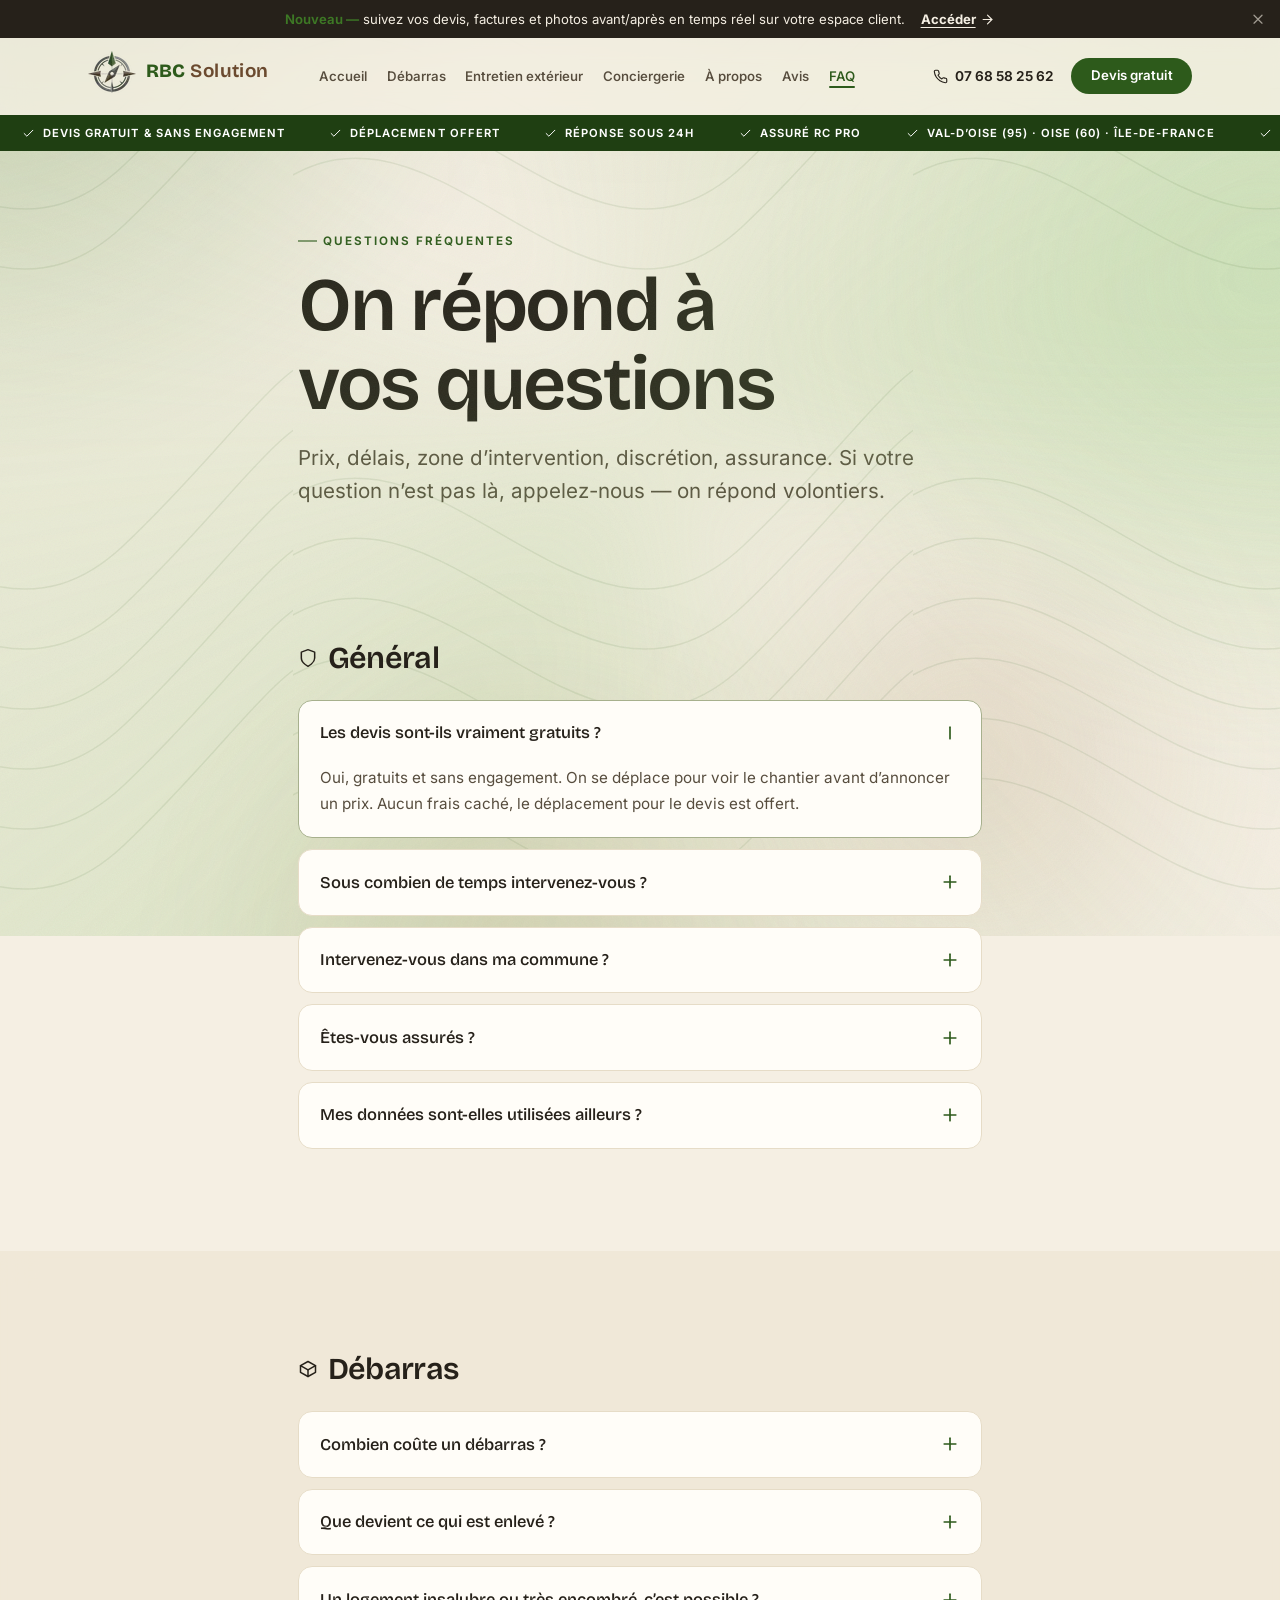
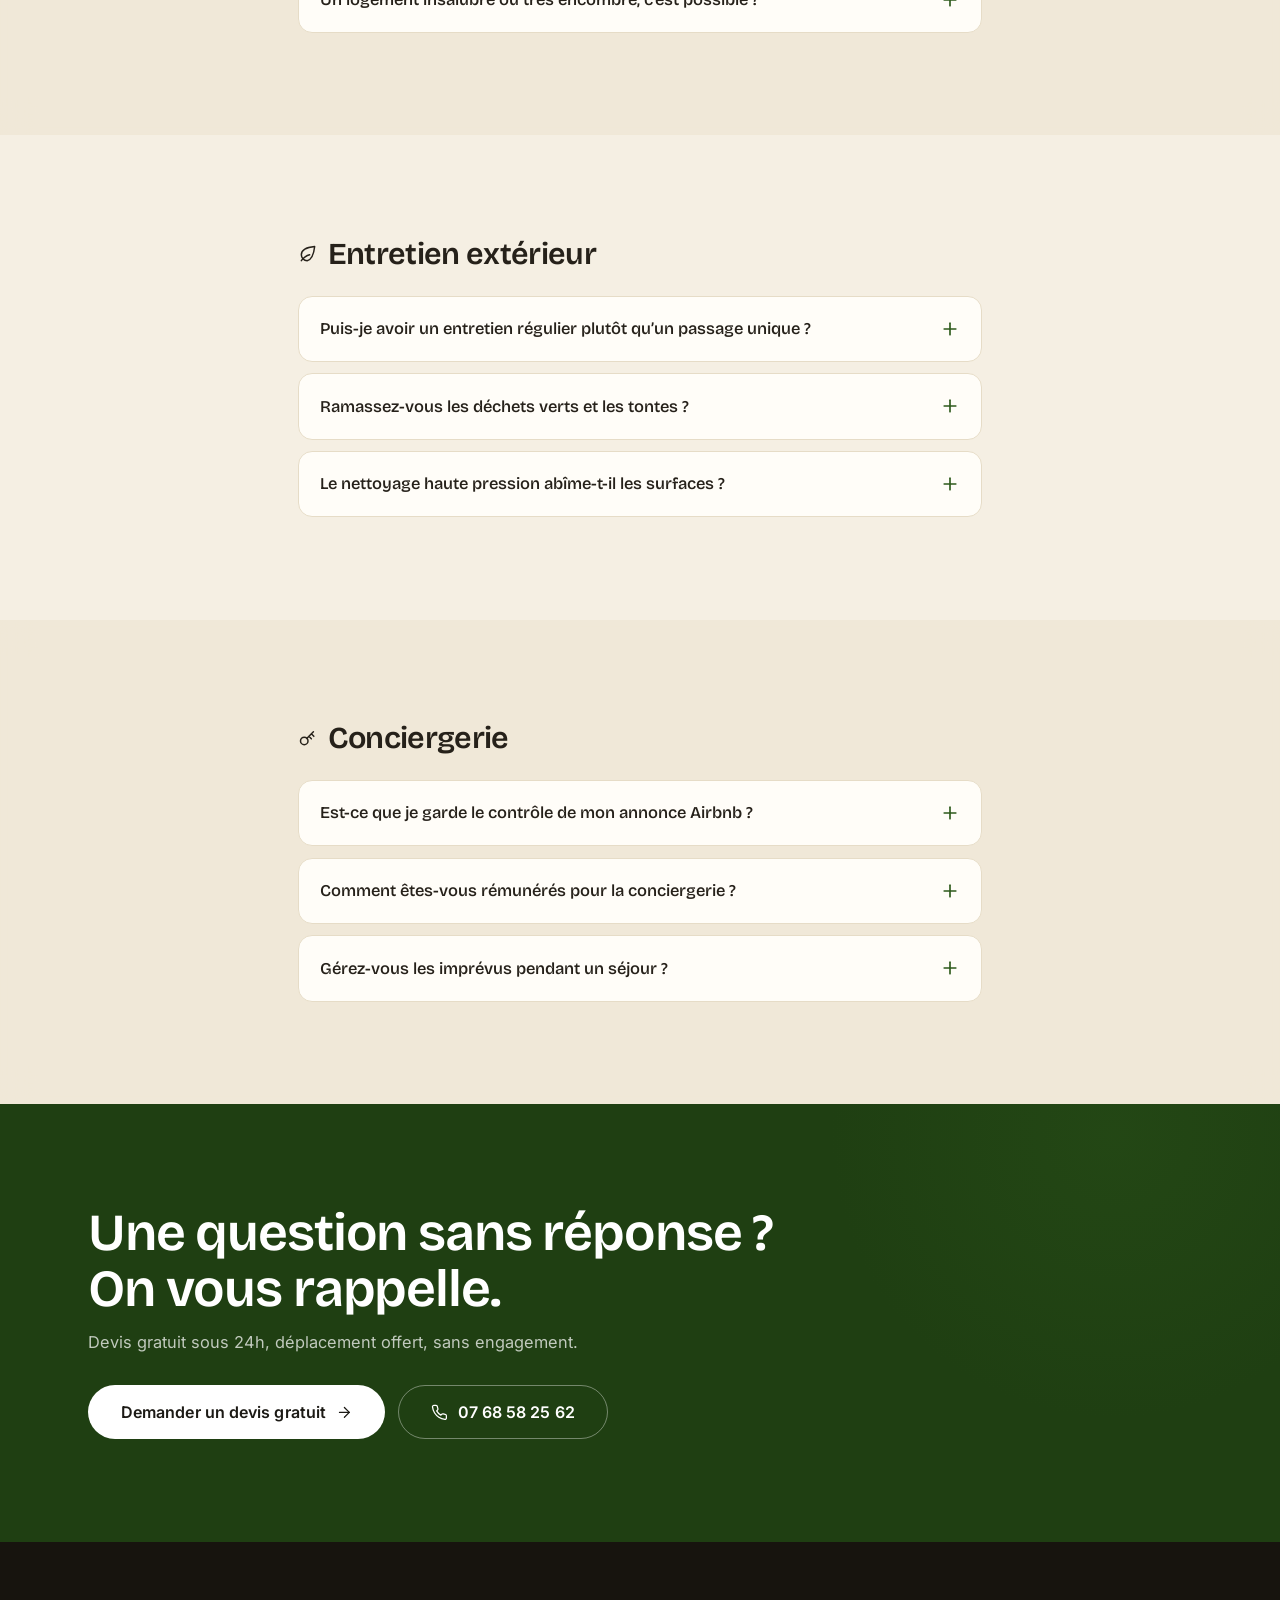
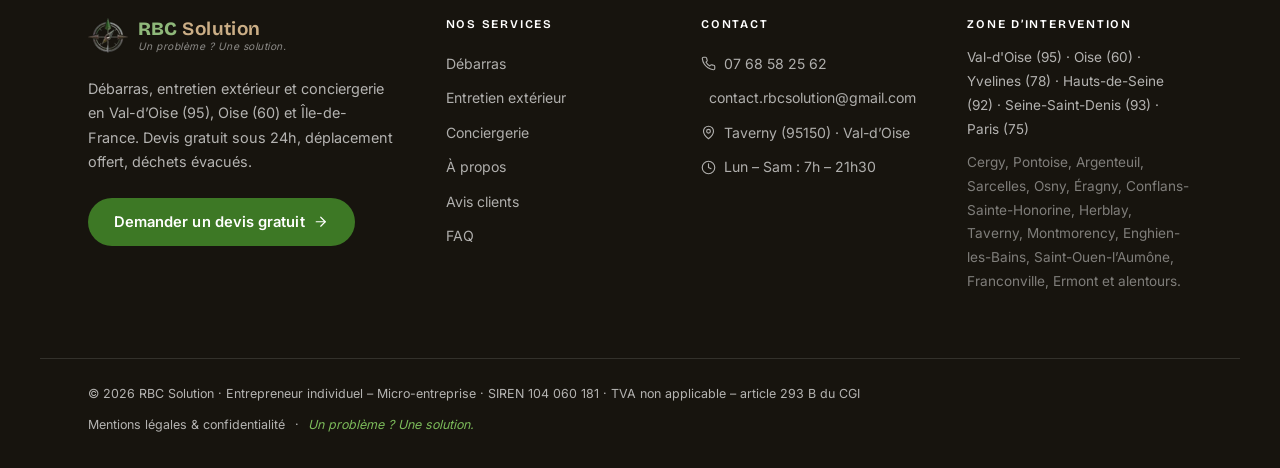
<file: faq/index.html>
<!DOCTYPE html><html lang="fr" data-world="default" data-astro-cid-5hce7sga> <head><meta charset="utf-8"><meta name="viewport" content="width=device-width, initial-scale=1"><title>FAQ — prix, délais, discrétion, assurance · RBC Solution</title><meta name="description" content="Réponses aux questions fréquentes sur le débarras, l’entretien extérieur et la conciergerie en Val-d’Oise : prix, délais, zone, discrétion, évacuation des déchets, assurance."><link rel="canonical" href="https://rbcsolution.com/faq/"><link rel="icon" href="/favicon.svg" type="image/svg+xml"><meta name="theme-color" content="#2d5a1b"><meta name="author" content="RBC Solution"><meta name="robots" content="index, follow"><meta name="format-detection" content="telephone=no"><meta name="google-site-verification" content="ur7AYS-QiY8A2CvDFZ0sOP2IbIYApoEfcBPgpoQVrJE"><meta property="og:type" content="website"><meta property="og:site_name" content="RBC Solution"><meta property="og:title" content="FAQ — prix, délais, discrétion, assurance · RBC Solution"><meta property="og:description" content="Réponses aux questions fréquentes sur le débarras, l’entretien extérieur et la conciergerie en Val-d’Oise : prix, délais, zone, discrétion, évacuation des déchets, assurance."><meta property="og:url" content="https://rbcsolution.com/faq/"><meta property="og:locale" content="fr_FR"><meta property="og:image" content="https://rbcsolution.com/og.jpg"><meta name="twitter:card" content="summary_large_image"><link rel="sitemap" href="/sitemap-index.xml"><script>
      document.documentElement.classList.add('js');
    </script><meta name="astro-view-transitions-enabled" content="true"><meta name="astro-view-transitions-fallback" content="animate"><script type="module" src="/_astro/ClientRouter.astro_astro_type_script_index_0_lang.CDGfc0hd.js"></script><script type="application/ld+json">{"@context":"https://schema.org","@type":"HomeAndConstructionBusiness","@id":"https://rbcsolution.com/#business","name":"RBC Solution","legalName":"Ruben Rebouço","description":"Débarras, entretien extérieur et conciergerie Airbnb en Val-d'Oise (95), Oise (60) et Île-de-France. Devis gratuit sous 24h, déplacement offert.","url":"https://rbcsolution.com","telephone":"+33768582562","email":"contact.rbcsolution@gmail.com","image":"https://rbcsolution.com/og.jpg","logo":"https://rbcsolution.com/favicon.svg","priceRange":"€€","slogan":"Un problème ? Une solution.","address":{"@type":"PostalAddress","streetAddress":"3 Rue des Fauvettes","postalCode":"95150","addressLocality":"Taverny","addressRegion":"Val-d'Oise","addressCountry":"FR"},"vatID":"TVA non applicable – article 293 B du CGI","identifier":[{"@type":"PropertyValue","name":"SIRET","value":"104 060 181 00013"},{"@type":"PropertyValue","name":"SIREN","value":"104 060 181"}],"openingHoursSpecification":{"@type":"OpeningHoursSpecification","dayOfWeek":["Monday","Tuesday","Wednesday","Thursday","Friday","Saturday"],"opens":"07:00","closes":"21:30"},"areaServed":[{"@type":"AdministrativeArea","name":"Val-d'Oise (95)"},{"@type":"AdministrativeArea","name":"Oise (60)"},{"@type":"AdministrativeArea","name":"Yvelines (78)"},{"@type":"AdministrativeArea","name":"Hauts-de-Seine (92)"},{"@type":"AdministrativeArea","name":"Seine-Saint-Denis (93)"},{"@type":"AdministrativeArea","name":"Paris (75)"},{"@type":"City","name":"Cergy"},{"@type":"City","name":"Pontoise"},{"@type":"City","name":"Argenteuil"},{"@type":"City","name":"Sarcelles"},{"@type":"City","name":"Osny"},{"@type":"City","name":"Éragny"},{"@type":"City","name":"Conflans-Sainte-Honorine"},{"@type":"City","name":"Herblay"},{"@type":"City","name":"Taverny"},{"@type":"City","name":"Montmorency"},{"@type":"City","name":"Enghien-les-Bains"},{"@type":"City","name":"Saint-Ouen-l’Aumône"},{"@type":"City","name":"Franconville"},{"@type":"City","name":"Ermont"},{"@type":"City","name":"Goussainville"},{"@type":"City","name":"Domont"},{"@type":"City","name":"Montigny-lès-Cormeilles"},{"@type":"City","name":"Beauchamp"},{"@type":"City","name":"Persan"},{"@type":"City","name":"Beaumont-sur-Oise"},{"@type":"City","name":"L’Isle-Adam"},{"@type":"City","name":"Chambly"},{"@type":"City","name":"Méru"},{"@type":"City","name":"Senlis"}],"aggregateRating":{"@type":"AggregateRating","ratingValue":"5.0","reviewCount":"3","bestRating":"5"},"review":[{"@type":"Review","reviewRating":{"@type":"Rating","ratingValue":"5","bestRating":"5"},"author":{"@type":"Person","name":"Walid"},"reviewBody":"Un service irréprochable, une équipe très efficace, professionnelle et sympathique. C'est souvent difficile de trouver une bonne société de service — c'est chose faite. Je recommande à 100 %."},{"@type":"Review","reviewRating":{"@type":"Rating","ratingValue":"5","bestRating":"5"},"author":{"@type":"Person","name":"Celia"},"reviewBody":"J'avais une cave complètement encombrée depuis des années et je ne savais plus par où commencer. Réponse très rapide, devis clair, tarif correct, intervention organisée en quelques jours."},{"@type":"Review","reviewRating":{"@type":"Rating","ratingValue":"5","bestRating":"5"},"author":{"@type":"Person","name":"Christophe"},"reviewBody":"Nous avons fait appel à RBC Solution pour un déménagement. Présents à l'heure convenue, très professionnels, un travail soigné. Je recommande vivement."}],"makesOffer":[{"@type":"Offer","itemOffered":{"@type":"Service","name":"Débarras de maison, appartement, cave et grenier"}},{"@type":"Offer","itemOffered":{"@type":"Service","name":"Débarras de succession et logements insalubres"}},{"@type":"Offer","itemOffered":{"@type":"Service","name":"Taille de haies et entretien des espaces verts"}},{"@type":"Offer","itemOffered":{"@type":"Service","name":"Tonte de pelouse et débroussaillage"}},{"@type":"Offer","itemOffered":{"@type":"Service","name":"Nettoyage haute pression de terrasses et façades"}},{"@type":"Offer","itemOffered":{"@type":"Service","name":"Conciergerie Airbnb et gestion locative courte durée"}}]}</script><script type="application/ld+json">{"@context":"https://schema.org","@type":"FAQPage","mainEntity":[{"@type":"Question","name":"Les devis sont-ils vraiment gratuits ?","acceptedAnswer":{"@type":"Answer","text":"Oui, gratuits et sans engagement. On se déplace pour voir le chantier avant d’annoncer un prix. Aucun frais caché, le déplacement pour le devis est offert."}},{"@type":"Question","name":"Sous combien de temps intervenez-vous ?","acceptedAnswer":{"@type":"Answer","text":"On répond sous 24h. Pour un devis précis, on passe sous 48 à 72h, puis l’intervention se fait sous 1 à 3 jours selon le volume et les disponibilités."}},{"@type":"Question","name":"Intervenez-vous dans ma commune ?","acceptedAnswer":{"@type":"Answer","text":"On couvre tout le Val-d'Oise (95), l'Oise (60) et les départements limitrophes (75, 78, 92, 93). Votre ville n’est pas listée ? Appelez-nous, on regarde au cas par cas."}},{"@type":"Question","name":"Êtes-vous assurés ?","acceptedAnswer":{"@type":"Answer","text":"Oui. RBC Solution est couvert par une assurance responsabilité civile professionnelle pour toutes ses interventions."}},{"@type":"Question","name":"Combien coûte un débarras ?","acceptedAnswer":{"@type":"Answer","text":"Le prix dépend du volume, de l’accès (étage, ascenseur, stationnement) et de la nature des objets. Un logement qui contient du mobilier revendable ou beaucoup de recyclable fait baisser la facture. Le devis sur place est ferme."}},{"@type":"Question","name":"Que devient ce qui est enlevé ?","acceptedAnswer":{"@type":"Answer","text":"On trie systématiquement. Ce qui resert part vers des associations, le recyclable vers les bonnes filières, le reste en déchèterie. On vise le minimum à la benne et on fournit les bordereaux si besoin."}},{"@type":"Question","name":"Un logement insalubre ou très encombré, c’est possible ?","acceptedAnswer":{"@type":"Answer","text":"Oui. On intervient sur les logements fortement encombrés et les situations de syndrome de Diogène, avec le matériel de protection adapté, sans jugement et en toute confidentialité. On en parle d’abord au téléphone."}},{"@type":"Question","name":"Puis-je avoir un entretien régulier plutôt qu’un passage unique ?","acceptedAnswer":{"@type":"Answer","text":"Bien sûr. On met en place un contrat hebdomadaire, tous les quinze jours ou mensuel, avec le même intervenant et un budget fixé d’avance. Résiliable à tout moment."}},{"@type":"Question","name":"Ramassez-vous les déchets verts et les tontes ?","acceptedAnswer":{"@type":"Answer","text":"Oui, c’est inclus. Tontes, tailles de haies, branchages et déchets verts sont chargés et évacués. On ne laisse rien sur le terrain."}},{"@type":"Question","name":"Le nettoyage haute pression abîme-t-il les surfaces ?","acceptedAnswer":{"@type":"Answer","text":"Non, si la pression est adaptée au support. On règle la buse et la distance selon qu’il s’agit de dalle, de bois, de crépi ou de carrelage. On teste toujours sur une zone discrète avant."}},{"@type":"Question","name":"Est-ce que je garde le contrôle de mon annonce Airbnb ?","acceptedAnswer":{"@type":"Answer","text":"Oui, totalement. Vous conservez votre compte Airbnb / Booking, vos tarifs et le choix de vos voyageurs. Les loyers sont versés sur votre compte, pas le nôtre — on n'est pas sous-loueur. On s'occupe uniquement du terrain : ménage, linge, accueil, suivi du bien."}},{"@type":"Question","name":"Comment êtes-vous rémunérés pour la conciergerie ?","acceptedAnswer":{"@type":"Answer","text":"Selon la formule : un forfait par rotation (ménage + linge) ou un pourcentage sur les réservations pour la prise en charge complète. Tout est chiffré à l'avance après l'audit gratuit du bien. Pas d'abonnement caché."}},{"@type":"Question","name":"Gérez-vous les imprévus pendant un séjour ?","acceptedAnswer":{"@type":"Answer","text":"Oui. Fuite, panne, voyageur bloqué dehors : on est joignable pendant les séjours et on coordonne l'intervention (plombier, serrurier, électricien) pour que ce soit réglé vite."}},{"@type":"Question","name":"Mes données sont-elles utilisées ailleurs ?","acceptedAnswer":{"@type":"Answer","text":"Non. Les informations du formulaire (prénom, téléphone, ville) servent uniquement à traiter votre demande de devis. Elles ne sont ni revendues ni transmises. Le site n'utilise aucun cookie de traçage."}}]}</script><script type="application/ld+json">{"@context":"https://schema.org","@type":"BreadcrumbList","itemListElement":[{"@type":"ListItem","position":1,"name":"Accueil","item":"https://rbcsolution.com/"},{"@type":"ListItem","position":2,"name":"FAQ","item":"https://rbcsolution.com/faq/"}]}</script><link rel="stylesheet" href="/_astro/a-propos.D8CaY2jR.css">
<style>.faq[data-astro-cid-z65bj42f]{display:grid;gap:.7rem}.faq__item[data-astro-cid-z65bj42f]{border:1px solid var(--line);border-radius:var(--r);background:var(--surface);overflow:hidden;transition:border-color var(--t)}.faq__item[data-astro-cid-z65bj42f][open]{border-color:color-mix(in srgb,var(--accent) 34%,var(--line))}summary[data-astro-cid-z65bj42f]{display:flex;align-items:center;justify-content:space-between;gap:1rem;padding:1.15rem 1.3rem;cursor:pointer;font-family:var(--font-display);font-weight:540;font-size:1.03rem;color:var(--ink);list-style:none}summary[data-astro-cid-z65bj42f]::-webkit-details-marker{display:none}summary[data-astro-cid-z65bj42f] svg[data-astro-cid-z65bj42f]{flex-shrink:0;color:var(--accent);transition:transform var(--t)}.faq__item[data-astro-cid-z65bj42f][open] summary[data-astro-cid-z65bj42f] svg[data-astro-cid-z65bj42f] .faq__v[data-astro-cid-z65bj42f]{opacity:0}.faq__item[data-astro-cid-z65bj42f][open] summary[data-astro-cid-z65bj42f] svg[data-astro-cid-z65bj42f]{transform:rotate(90deg)}.faq__body[data-astro-cid-z65bj42f]{padding:0 1.3rem 1.3rem}.faq__body[data-astro-cid-z65bj42f] p[data-astro-cid-z65bj42f]{color:var(--ink-soft);font-size:.95rem;max-width:64ch}
.ctab[data-astro-cid-kokrr3jq]{position:relative;z-index:1;background:var(--accent-deep);color:#ffffffc7;overflow:hidden}[data-astro-cid-kokrr3jq][data-world=conciergerie] .ctab[data-astro-cid-kokrr3jq]{background:#14130f;border-block:1px solid var(--line)}.ctab[data-astro-cid-kokrr3jq]:after{content:"";position:absolute;right:-10%;top:-60%;width:46vw;height:46vw;border-radius:50%;background:radial-gradient(circle,color-mix(in srgb,var(--accent) 30%,transparent),transparent 68%);pointer-events:none}.ctab__inner[data-astro-cid-kokrr3jq]{position:relative;display:flex;flex-wrap:wrap;align-items:center;justify-content:space-between;gap:1.8rem}.ctab__inner[data-astro-cid-kokrr3jq] h2[data-astro-cid-kokrr3jq]{max-width:22ch;color:#fff;text-wrap:pretty}.ctab__inner[data-astro-cid-kokrr3jq] p[data-astro-cid-kokrr3jq]{margin-top:.75rem;color:#ffffffb8}[data-astro-cid-kokrr3jq][data-world=conciergerie] .ctab__inner[data-astro-cid-kokrr3jq] h2[data-astro-cid-kokrr3jq]{color:var(--ink)}
.fq-hero[data-astro-cid-6kmwghhu]{padding-block:clamp(2.5rem,6vw,4.5rem) clamp(1.5rem,3vw,2rem)}.fq-hero[data-astro-cid-6kmwghhu] h1[data-astro-cid-6kmwghhu]{margin:.9rem 0 1rem}.fq-group[data-astro-cid-6kmwghhu]{display:flex;align-items:center;gap:.6rem;font-size:clamp(1.4rem,1.1rem + 1.2vw,1.9rem);margin-bottom:1.6rem}.fq-group[data-astro-cid-6kmwghhu] svg[data-astro-cid-6kmwghhu]{color:var(--accent)}
:where([data-astro-image]){object-fit:var(--fit);object-position:var(--pos);height:auto}:where([data-astro-image=full-width]){width:100%}:where([data-astro-image=constrained]){max-width:100%}
</style></head> <body data-world="default" data-astro-cid-5hce7sga> <a href="#main" class="skip-link" data-astro-cid-5hce7sga>Aller au contenu</a> <div class="aura" aria-hidden="true" data-aura> <div class="aura__field aura__field--1"></div> <div class="aura__field aura__field--2"></div> <div class="aura__field aura__field--3"></div> <div class="aura__field aura__field--4"></div> <div class="aura__sheen"></div> <div class="aura__contours"></div> <div class="aura__glow"></div> <div class="aura__grain"></div> </div> <script>
  (() => {
    const aura = document.querySelector('[data-aura]');
    if (!aura) return;

    const reduce = window.matchMedia('(prefers-reduced-motion: reduce)').matches;

    // pause animations when the tab is hidden
    const setPlay = () => {
      const s = document.hidden ? 'paused' : 'running';
      aura.querySelectorAll('*').forEach((el) => (el.style.animationPlayState = s));
    };
    document.addEventListener('visibilitychange', setPlay);
    setPlay();

    // gentle scroll parallax (desktop, motion allowed only)
    if (!reduce && window.matchMedia('(min-width: 760px)').matches) {
      let ticking = false;
      const onScroll = () => {
        if (ticking) return;
        ticking = true;
        requestAnimationFrame(() => {
          aura.style.setProperty('--aura-shift', (window.scrollY * -0.045).toFixed(1) + 'px');
          ticking = false;
        });
      };
      window.addEventListener('scroll', onScroll, { passive: true });
      onScroll();
    }
  })();
</script> <aside class="appbar" data-appbar hidden data-astro-cid-oxktbjjb> <p data-astro-cid-oxktbjjb> <strong data-astro-cid-oxktbjjb>Nouveau —</strong> suivez vos devis, factures et photos avant/après en
    temps réel sur votre espace client.
</p> <a href="https://app.rbcsolution.com" class="appbar__cta" data-astro-cid-oxktbjjb>Accéder <svg xmlns="http://www.w3.org/2000/svg" width="15" height="15" viewBox="0 0 24 24" fill="none" stroke="currentColor" stroke-width="1.8" stroke-linecap="round" stroke-linejoin="round" aria-hidden="true"><line x1="5" y1="12" x2="19" y2="12"/><polyline points="12 5 19 12 12 19"/></svg></a> <button type="button" class="appbar__close" aria-label="Fermer" data-appbar-close data-astro-cid-oxktbjjb> <svg xmlns="http://www.w3.org/2000/svg" width="16" height="16" viewBox="0 0 24 24" fill="none" stroke="currentColor" stroke-width="1.8" stroke-linecap="round" stroke-linejoin="round" aria-hidden="true"><line x1="18" y1="6" x2="6" y2="18"/><line x1="6" y1="6" x2="18" y2="18"/></svg> </button> </aside> <script type="module">const a="rbc_appbar_dismissed_v1",e=document.querySelector("[data-appbar]");if(e){let t=!1;try{t=localStorage.getItem(a)==="1"}catch{}t||(e.hidden=!1),e.querySelector("[data-appbar-close]")?.addEventListener("click",()=>{e.hidden=!0;try{localStorage.setItem(a,"1")}catch{}})}</script>  <header data-header data-world="default" class="hdr" data-astro-cid-3ef6ksr2> <div class="container hdr__bar" data-astro-cid-3ef6ksr2> <a href="/" class="hdr__brand" aria-label="RBC Solution — accueil" data-astro-cid-3ef6ksr2> <span class="logo logo--wm" data-astro-cid-tvrurpns> <img src="/_astro/logo-mark.DwTe5O53_Z1f4T3z.webp" alt loading="eager" data-astro-cid-tvrurpns="true" decoding="async" fetchpriority="auto" width="48" height="42" class="logo__mark"> <span class="logo__wm" data-astro-cid-tvrurpns> <span class="logo__name" data-astro-cid-tvrurpns><b class="logo__rbc" data-astro-cid-tvrurpns>RBC</b><span class="logo__sol" data-astro-cid-tvrurpns>Solution</span></span> <span class="logo__tag" data-astro-cid-tvrurpns>Un problème ? Une solution.</span> </span> </span>  </a> <nav class="hdr__nav" aria-label="Navigation principale" data-astro-cid-3ef6ksr2> <a href="/" class="hdr__link" data-astro-cid-3ef6ksr2> <span data-astro-cid-3ef6ksr2>Accueil</span> </a><a href="/debarras/" class="hdr__link" data-astro-cid-3ef6ksr2> <span data-astro-cid-3ef6ksr2>Débarras</span> </a><a href="/entretien-exterieur/" class="hdr__link" data-astro-cid-3ef6ksr2> <span data-astro-cid-3ef6ksr2>Entretien extérieur</span> </a><a href="/conciergerie/" class="hdr__link" data-astro-cid-3ef6ksr2> <span data-astro-cid-3ef6ksr2>Conciergerie</span> </a><a href="/a-propos/" class="hdr__link" data-astro-cid-3ef6ksr2> <span data-astro-cid-3ef6ksr2>À propos</span> </a><a href="/avis/" class="hdr__link" data-astro-cid-3ef6ksr2> <span data-astro-cid-3ef6ksr2>Avis</span> </a><a href="/faq/" class="hdr__link active" data-astro-cid-3ef6ksr2> <span data-astro-cid-3ef6ksr2>FAQ</span> </a> </nav> <div class="hdr__actions" data-astro-cid-3ef6ksr2> <a href="tel:+33768582562" class="hdr__tel" data-astro-cid-3ef6ksr2> <svg xmlns="http://www.w3.org/2000/svg" width="15" height="15" viewBox="0 0 24 24" fill="none" stroke="currentColor" stroke-width="1.8" stroke-linecap="round" stroke-linejoin="round" aria-hidden="true"><path d="M22 16.92v3a2 2 0 0 1-2.18 2 19.79 19.79 0 0 1-8.63-3.07 19.5 19.5 0 0 1-6-6 19.79 19.79 0 0 1-3.07-8.67A2 2 0 0 1 4.11 2h3a2 2 0 0 1 2 1.72c.13.96.36 1.9.7 2.81a2 2 0 0 1-.45 2.11L8.09 9.91a16 16 0 0 0 6 6l1.27-1.27a2 2 0 0 1 2.11-.45c.9.34 1.85.57 2.81.7A2 2 0 0 1 22 16.92z"/></svg> <span data-astro-cid-3ef6ksr2>07 68 58 25 62</span> </a> <a href="/contact/" class="btn hdr__devis" data-astro-cid-3ef6ksr2>Devis gratuit</a> <button type="button" class="hdr__burger" aria-label="Ouvrir le menu" aria-expanded="false" aria-controls="mobile-nav" data-burger data-astro-cid-3ef6ksr2> <span data-astro-cid-3ef6ksr2></span><span data-astro-cid-3ef6ksr2></span><span data-astro-cid-3ef6ksr2></span> </button> </div> </div> <div class="hdr__panel" id="mobile-nav" data-panel hidden data-astro-cid-3ef6ksr2> <nav aria-label="Navigation mobile" data-astro-cid-3ef6ksr2> <a href="/" class="hdr__mlink" data-astro-cid-3ef6ksr2> Accueil <svg xmlns="http://www.w3.org/2000/svg" width="16" height="16" viewBox="0 0 24 24" fill="none" stroke="currentColor" stroke-width="1.8" stroke-linecap="round" stroke-linejoin="round" aria-hidden="true"><line x1="5" y1="12" x2="19" y2="12"/><polyline points="12 5 19 12 12 19"/></svg> </a><a href="/debarras/" class="hdr__mlink" data-astro-cid-3ef6ksr2> Débarras <svg xmlns="http://www.w3.org/2000/svg" width="16" height="16" viewBox="0 0 24 24" fill="none" stroke="currentColor" stroke-width="1.8" stroke-linecap="round" stroke-linejoin="round" aria-hidden="true"><line x1="5" y1="12" x2="19" y2="12"/><polyline points="12 5 19 12 12 19"/></svg> </a><a href="/entretien-exterieur/" class="hdr__mlink" data-astro-cid-3ef6ksr2> Entretien extérieur <svg xmlns="http://www.w3.org/2000/svg" width="16" height="16" viewBox="0 0 24 24" fill="none" stroke="currentColor" stroke-width="1.8" stroke-linecap="round" stroke-linejoin="round" aria-hidden="true"><line x1="5" y1="12" x2="19" y2="12"/><polyline points="12 5 19 12 12 19"/></svg> </a><a href="/conciergerie/" class="hdr__mlink" data-astro-cid-3ef6ksr2> Conciergerie <svg xmlns="http://www.w3.org/2000/svg" width="16" height="16" viewBox="0 0 24 24" fill="none" stroke="currentColor" stroke-width="1.8" stroke-linecap="round" stroke-linejoin="round" aria-hidden="true"><line x1="5" y1="12" x2="19" y2="12"/><polyline points="12 5 19 12 12 19"/></svg> </a><a href="/a-propos/" class="hdr__mlink" data-astro-cid-3ef6ksr2> À propos <svg xmlns="http://www.w3.org/2000/svg" width="16" height="16" viewBox="0 0 24 24" fill="none" stroke="currentColor" stroke-width="1.8" stroke-linecap="round" stroke-linejoin="round" aria-hidden="true"><line x1="5" y1="12" x2="19" y2="12"/><polyline points="12 5 19 12 12 19"/></svg> </a><a href="/avis/" class="hdr__mlink" data-astro-cid-3ef6ksr2> Avis <svg xmlns="http://www.w3.org/2000/svg" width="16" height="16" viewBox="0 0 24 24" fill="none" stroke="currentColor" stroke-width="1.8" stroke-linecap="round" stroke-linejoin="round" aria-hidden="true"><line x1="5" y1="12" x2="19" y2="12"/><polyline points="12 5 19 12 12 19"/></svg> </a><a href="/faq/" class="hdr__mlink active" data-astro-cid-3ef6ksr2> FAQ <svg xmlns="http://www.w3.org/2000/svg" width="16" height="16" viewBox="0 0 24 24" fill="none" stroke="currentColor" stroke-width="1.8" stroke-linecap="round" stroke-linejoin="round" aria-hidden="true"><line x1="5" y1="12" x2="19" y2="12"/><polyline points="12 5 19 12 12 19"/></svg> </a> </nav> <div class="hdr__mcta" data-astro-cid-3ef6ksr2> <a href="tel:+33768582562" class="btn btn--ghost btn--lg" data-astro-cid-3ef6ksr2> <svg xmlns="http://www.w3.org/2000/svg" width="18" height="18" viewBox="0 0 24 24" fill="none" stroke="currentColor" stroke-width="1.8" stroke-linecap="round" stroke-linejoin="round" aria-hidden="true"><path d="M22 16.92v3a2 2 0 0 1-2.18 2 19.79 19.79 0 0 1-8.63-3.07 19.5 19.5 0 0 1-6-6 19.79 19.79 0 0 1-3.07-8.67A2 2 0 0 1 4.11 2h3a2 2 0 0 1 2 1.72c.13.96.36 1.9.7 2.81a2 2 0 0 1-.45 2.11L8.09 9.91a16 16 0 0 0 6 6l1.27-1.27a2 2 0 0 1 2.11-.45c.9.34 1.85.57 2.81.7A2 2 0 0 1 22 16.92z"/></svg> Appeler
</a> <a href="/contact/" class="btn btn--lg" data-astro-cid-3ef6ksr2>Devis gratuit</a> </div> </div> </header> <script type="module">function a(){const i=document.querySelector("[data-header]"),e=document.querySelector("[data-burger]"),t=document.querySelector("[data-panel]");if(!e||!t||e._wired)return;e._wired=!0;const d=r=>{const n=r??t.hasAttribute("hidden");n?t.removeAttribute("hidden"):t.setAttribute("hidden",""),e.setAttribute("aria-expanded",String(n)),e.setAttribute("aria-label",n?"Fermer le menu":"Ouvrir le menu"),i?.classList.toggle("menu-open",n),document.body.style.overflow=n?"hidden":""};e.addEventListener("click",()=>d()),t.querySelectorAll("a").forEach(r=>r.addEventListener("click",()=>d(!1))),window.addEventListener("keydown",r=>{r.key==="Escape"&&d(!1)})}a();document.addEventListener("astro:after-swap",a);</script>  <aside class="ribbon" aria-label="Nos engagements" data-astro-cid-qsz6iejd> <div class="ribbon__track" aria-hidden="true" data-astro-cid-qsz6iejd> <ul class="ribbon__run" data-astro-cid-qsz6iejd> <li data-astro-cid-qsz6iejd><svg xmlns="http://www.w3.org/2000/svg" width="13" height="13" viewBox="0 0 24 24" fill="none" stroke="currentColor" stroke-width="1.8" stroke-linecap="round" stroke-linejoin="round" aria-hidden="true"><polyline points="20 6 9 17 4 12"/></svg>Devis gratuit &amp; sans engagement</li><li data-astro-cid-qsz6iejd><svg xmlns="http://www.w3.org/2000/svg" width="13" height="13" viewBox="0 0 24 24" fill="none" stroke="currentColor" stroke-width="1.8" stroke-linecap="round" stroke-linejoin="round" aria-hidden="true"><polyline points="20 6 9 17 4 12"/></svg>Déplacement offert</li><li data-astro-cid-qsz6iejd><svg xmlns="http://www.w3.org/2000/svg" width="13" height="13" viewBox="0 0 24 24" fill="none" stroke="currentColor" stroke-width="1.8" stroke-linecap="round" stroke-linejoin="round" aria-hidden="true"><polyline points="20 6 9 17 4 12"/></svg>Réponse sous 24h</li><li data-astro-cid-qsz6iejd><svg xmlns="http://www.w3.org/2000/svg" width="13" height="13" viewBox="0 0 24 24" fill="none" stroke="currentColor" stroke-width="1.8" stroke-linecap="round" stroke-linejoin="round" aria-hidden="true"><polyline points="20 6 9 17 4 12"/></svg>Assuré RC Pro</li><li data-astro-cid-qsz6iejd><svg xmlns="http://www.w3.org/2000/svg" width="13" height="13" viewBox="0 0 24 24" fill="none" stroke="currentColor" stroke-width="1.8" stroke-linecap="round" stroke-linejoin="round" aria-hidden="true"><polyline points="20 6 9 17 4 12"/></svg>Val-d’Oise (95) · Oise (60) · Île-de-France</li> </ul><ul class="ribbon__run" data-astro-cid-qsz6iejd> <li data-astro-cid-qsz6iejd><svg xmlns="http://www.w3.org/2000/svg" width="13" height="13" viewBox="0 0 24 24" fill="none" stroke="currentColor" stroke-width="1.8" stroke-linecap="round" stroke-linejoin="round" aria-hidden="true"><polyline points="20 6 9 17 4 12"/></svg>Devis gratuit &amp; sans engagement</li><li data-astro-cid-qsz6iejd><svg xmlns="http://www.w3.org/2000/svg" width="13" height="13" viewBox="0 0 24 24" fill="none" stroke="currentColor" stroke-width="1.8" stroke-linecap="round" stroke-linejoin="round" aria-hidden="true"><polyline points="20 6 9 17 4 12"/></svg>Déplacement offert</li><li data-astro-cid-qsz6iejd><svg xmlns="http://www.w3.org/2000/svg" width="13" height="13" viewBox="0 0 24 24" fill="none" stroke="currentColor" stroke-width="1.8" stroke-linecap="round" stroke-linejoin="round" aria-hidden="true"><polyline points="20 6 9 17 4 12"/></svg>Réponse sous 24h</li><li data-astro-cid-qsz6iejd><svg xmlns="http://www.w3.org/2000/svg" width="13" height="13" viewBox="0 0 24 24" fill="none" stroke="currentColor" stroke-width="1.8" stroke-linecap="round" stroke-linejoin="round" aria-hidden="true"><polyline points="20 6 9 17 4 12"/></svg>Assuré RC Pro</li><li data-astro-cid-qsz6iejd><svg xmlns="http://www.w3.org/2000/svg" width="13" height="13" viewBox="0 0 24 24" fill="none" stroke="currentColor" stroke-width="1.8" stroke-linecap="round" stroke-linejoin="round" aria-hidden="true"><polyline points="20 6 9 17 4 12"/></svg>Val-d’Oise (95) · Oise (60) · Île-de-France</li> </ul><ul class="ribbon__run" data-astro-cid-qsz6iejd> <li data-astro-cid-qsz6iejd><svg xmlns="http://www.w3.org/2000/svg" width="13" height="13" viewBox="0 0 24 24" fill="none" stroke="currentColor" stroke-width="1.8" stroke-linecap="round" stroke-linejoin="round" aria-hidden="true"><polyline points="20 6 9 17 4 12"/></svg>Devis gratuit &amp; sans engagement</li><li data-astro-cid-qsz6iejd><svg xmlns="http://www.w3.org/2000/svg" width="13" height="13" viewBox="0 0 24 24" fill="none" stroke="currentColor" stroke-width="1.8" stroke-linecap="round" stroke-linejoin="round" aria-hidden="true"><polyline points="20 6 9 17 4 12"/></svg>Déplacement offert</li><li data-astro-cid-qsz6iejd><svg xmlns="http://www.w3.org/2000/svg" width="13" height="13" viewBox="0 0 24 24" fill="none" stroke="currentColor" stroke-width="1.8" stroke-linecap="round" stroke-linejoin="round" aria-hidden="true"><polyline points="20 6 9 17 4 12"/></svg>Réponse sous 24h</li><li data-astro-cid-qsz6iejd><svg xmlns="http://www.w3.org/2000/svg" width="13" height="13" viewBox="0 0 24 24" fill="none" stroke="currentColor" stroke-width="1.8" stroke-linecap="round" stroke-linejoin="round" aria-hidden="true"><polyline points="20 6 9 17 4 12"/></svg>Assuré RC Pro</li><li data-astro-cid-qsz6iejd><svg xmlns="http://www.w3.org/2000/svg" width="13" height="13" viewBox="0 0 24 24" fill="none" stroke="currentColor" stroke-width="1.8" stroke-linecap="round" stroke-linejoin="round" aria-hidden="true"><polyline points="20 6 9 17 4 12"/></svg>Val-d’Oise (95) · Oise (60) · Île-de-France</li> </ul> </div> <ul class="sr-only" data-astro-cid-qsz6iejd> <li data-astro-cid-qsz6iejd>Devis gratuit &amp; sans engagement</li><li data-astro-cid-qsz6iejd>Déplacement offert</li><li data-astro-cid-qsz6iejd>Réponse sous 24h</li><li data-astro-cid-qsz6iejd>Assuré RC Pro</li> </ul> </aside>  <main id="main" data-astro-cid-5hce7sga>  <section class="fq-hero" data-astro-cid-6kmwghhu> <div class="container container-narrow" data-astro-cid-6kmwghhu> <span class="eyebrow reveal-fade" data-astro-cid-6kmwghhu>Questions fréquentes</span> <h1 class="reveal-fade" style="--reveal-delay:80ms" data-astro-cid-6kmwghhu>On répond à vos questions</h1> <p class="lead reveal-fade" style="--reveal-delay:180ms" data-astro-cid-6kmwghhu>
Prix, délais, zone d’intervention, discrétion, assurance. Si votre question
        n’est pas là, appelez-nous — on répond volontiers.
</p> </div> </section> <section class="section" data-astro-cid-6kmwghhu> <div class="container container-narrow" data-astro-cid-6kmwghhu> <h2 class="fq-group reveal" data-astro-cid-6kmwghhu><svg xmlns="http://www.w3.org/2000/svg" width="20" height="20" viewBox="0 0 24 24" fill="none" stroke="currentColor" stroke-width="1.8" stroke-linecap="round" stroke-linejoin="round" aria-hidden="true"><path d="M12 22s8-4 8-10V5l-8-3-8 3v7c0 6 8 10 8 10Z"/></svg> Général</h2> <div class="faq" data-astro-cid-z65bj42f> <details class="faq__item reveal" name="faq" open data-astro-cid-z65bj42f> <summary data-astro-cid-z65bj42f> <span data-astro-cid-z65bj42f>Les devis sont-ils vraiment gratuits ?</span> <svg viewBox="0 0 24 24" width="20" height="20" fill="none" stroke="currentColor" stroke-width="2" stroke-linecap="round" aria-hidden="true" data-astro-cid-z65bj42f> <line x1="12" y1="5" x2="12" y2="19" class="faq__v" data-astro-cid-z65bj42f></line> <line x1="5" y1="12" x2="19" y2="12" data-astro-cid-z65bj42f></line> </svg> </summary> <div class="faq__body" data-astro-cid-z65bj42f><p data-astro-cid-z65bj42f>Oui, gratuits et sans engagement. On se déplace pour voir le chantier avant d’annoncer un prix. Aucun frais caché, le déplacement pour le devis est offert.</p></div> </details><details class="faq__item reveal" name="faq" data-astro-cid-z65bj42f> <summary data-astro-cid-z65bj42f> <span data-astro-cid-z65bj42f>Sous combien de temps intervenez-vous ?</span> <svg viewBox="0 0 24 24" width="20" height="20" fill="none" stroke="currentColor" stroke-width="2" stroke-linecap="round" aria-hidden="true" data-astro-cid-z65bj42f> <line x1="12" y1="5" x2="12" y2="19" class="faq__v" data-astro-cid-z65bj42f></line> <line x1="5" y1="12" x2="19" y2="12" data-astro-cid-z65bj42f></line> </svg> </summary> <div class="faq__body" data-astro-cid-z65bj42f><p data-astro-cid-z65bj42f>On répond sous 24h. Pour un devis précis, on passe sous 48 à 72h, puis l’intervention se fait sous 1 à 3 jours selon le volume et les disponibilités.</p></div> </details><details class="faq__item reveal" name="faq" data-astro-cid-z65bj42f> <summary data-astro-cid-z65bj42f> <span data-astro-cid-z65bj42f>Intervenez-vous dans ma commune ?</span> <svg viewBox="0 0 24 24" width="20" height="20" fill="none" stroke="currentColor" stroke-width="2" stroke-linecap="round" aria-hidden="true" data-astro-cid-z65bj42f> <line x1="12" y1="5" x2="12" y2="19" class="faq__v" data-astro-cid-z65bj42f></line> <line x1="5" y1="12" x2="19" y2="12" data-astro-cid-z65bj42f></line> </svg> </summary> <div class="faq__body" data-astro-cid-z65bj42f><p data-astro-cid-z65bj42f>On couvre tout le Val-d&#39;Oise (95), l&#39;Oise (60) et les départements limitrophes (75, 78, 92, 93). Votre ville n’est pas listée ? Appelez-nous, on regarde au cas par cas.</p></div> </details><details class="faq__item reveal" name="faq" data-astro-cid-z65bj42f> <summary data-astro-cid-z65bj42f> <span data-astro-cid-z65bj42f>Êtes-vous assurés ?</span> <svg viewBox="0 0 24 24" width="20" height="20" fill="none" stroke="currentColor" stroke-width="2" stroke-linecap="round" aria-hidden="true" data-astro-cid-z65bj42f> <line x1="12" y1="5" x2="12" y2="19" class="faq__v" data-astro-cid-z65bj42f></line> <line x1="5" y1="12" x2="19" y2="12" data-astro-cid-z65bj42f></line> </svg> </summary> <div class="faq__body" data-astro-cid-z65bj42f><p data-astro-cid-z65bj42f>Oui. RBC Solution est couvert par une assurance responsabilité civile professionnelle pour toutes ses interventions.</p></div> </details><details class="faq__item reveal" name="faq" data-astro-cid-z65bj42f> <summary data-astro-cid-z65bj42f> <span data-astro-cid-z65bj42f>Mes données sont-elles utilisées ailleurs ?</span> <svg viewBox="0 0 24 24" width="20" height="20" fill="none" stroke="currentColor" stroke-width="2" stroke-linecap="round" aria-hidden="true" data-astro-cid-z65bj42f> <line x1="12" y1="5" x2="12" y2="19" class="faq__v" data-astro-cid-z65bj42f></line> <line x1="5" y1="12" x2="19" y2="12" data-astro-cid-z65bj42f></line> </svg> </summary> <div class="faq__body" data-astro-cid-z65bj42f><p data-astro-cid-z65bj42f>Non. Les informations du formulaire (prénom, téléphone, ville) servent uniquement à traiter votre demande de devis. Elles ne sont ni revendues ni transmises. Le site n&#39;utilise aucun cookie de traçage.</p></div> </details> </div>  </div> </section><section class="section section--alt" data-astro-cid-6kmwghhu> <div class="container container-narrow" data-astro-cid-6kmwghhu> <h2 class="fq-group reveal" data-astro-cid-6kmwghhu><svg xmlns="http://www.w3.org/2000/svg" width="20" height="20" viewBox="0 0 24 24" fill="none" stroke="currentColor" stroke-width="1.8" stroke-linecap="round" stroke-linejoin="round" aria-hidden="true"><path d="M21 8 12 3 3 8l9 5 9-5Z"/><path d="M3 8v8l9 5 9-5V8"/><path d="M12 13v8"/></svg> Débarras</h2> <div class="faq" data-astro-cid-z65bj42f> <details class="faq__item reveal" name="faq" open data-astro-cid-z65bj42f> <summary data-astro-cid-z65bj42f> <span data-astro-cid-z65bj42f>Combien coûte un débarras ?</span> <svg viewBox="0 0 24 24" width="20" height="20" fill="none" stroke="currentColor" stroke-width="2" stroke-linecap="round" aria-hidden="true" data-astro-cid-z65bj42f> <line x1="12" y1="5" x2="12" y2="19" class="faq__v" data-astro-cid-z65bj42f></line> <line x1="5" y1="12" x2="19" y2="12" data-astro-cid-z65bj42f></line> </svg> </summary> <div class="faq__body" data-astro-cid-z65bj42f><p data-astro-cid-z65bj42f>Le prix dépend du volume, de l’accès (étage, ascenseur, stationnement) et de la nature des objets. Un logement qui contient du mobilier revendable ou beaucoup de recyclable fait baisser la facture. Le devis sur place est ferme.</p></div> </details><details class="faq__item reveal" name="faq" data-astro-cid-z65bj42f> <summary data-astro-cid-z65bj42f> <span data-astro-cid-z65bj42f>Que devient ce qui est enlevé ?</span> <svg viewBox="0 0 24 24" width="20" height="20" fill="none" stroke="currentColor" stroke-width="2" stroke-linecap="round" aria-hidden="true" data-astro-cid-z65bj42f> <line x1="12" y1="5" x2="12" y2="19" class="faq__v" data-astro-cid-z65bj42f></line> <line x1="5" y1="12" x2="19" y2="12" data-astro-cid-z65bj42f></line> </svg> </summary> <div class="faq__body" data-astro-cid-z65bj42f><p data-astro-cid-z65bj42f>On trie systématiquement. Ce qui resert part vers des associations, le recyclable vers les bonnes filières, le reste en déchèterie. On vise le minimum à la benne et on fournit les bordereaux si besoin.</p></div> </details><details class="faq__item reveal" name="faq" data-astro-cid-z65bj42f> <summary data-astro-cid-z65bj42f> <span data-astro-cid-z65bj42f>Un logement insalubre ou très encombré, c’est possible ?</span> <svg viewBox="0 0 24 24" width="20" height="20" fill="none" stroke="currentColor" stroke-width="2" stroke-linecap="round" aria-hidden="true" data-astro-cid-z65bj42f> <line x1="12" y1="5" x2="12" y2="19" class="faq__v" data-astro-cid-z65bj42f></line> <line x1="5" y1="12" x2="19" y2="12" data-astro-cid-z65bj42f></line> </svg> </summary> <div class="faq__body" data-astro-cid-z65bj42f><p data-astro-cid-z65bj42f>Oui. On intervient sur les logements fortement encombrés et les situations de syndrome de Diogène, avec le matériel de protection adapté, sans jugement et en toute confidentialité. On en parle d’abord au téléphone.</p></div> </details> </div>  </div> </section><section class="section" data-astro-cid-6kmwghhu> <div class="container container-narrow" data-astro-cid-6kmwghhu> <h2 class="fq-group reveal" data-astro-cid-6kmwghhu><svg xmlns="http://www.w3.org/2000/svg" width="20" height="20" viewBox="0 0 24 24" fill="none" stroke="currentColor" stroke-width="1.8" stroke-linecap="round" stroke-linejoin="round" aria-hidden="true"><path d="M11 20A7 7 0 0 1 4 13c0-6 5-9 16-10-1 9-4 16-9 17Z"/><path d="M4 20c3-4 6-6 10-7"/></svg> Entretien extérieur</h2> <div class="faq" data-astro-cid-z65bj42f> <details class="faq__item reveal" name="faq" open data-astro-cid-z65bj42f> <summary data-astro-cid-z65bj42f> <span data-astro-cid-z65bj42f>Puis-je avoir un entretien régulier plutôt qu’un passage unique ?</span> <svg viewBox="0 0 24 24" width="20" height="20" fill="none" stroke="currentColor" stroke-width="2" stroke-linecap="round" aria-hidden="true" data-astro-cid-z65bj42f> <line x1="12" y1="5" x2="12" y2="19" class="faq__v" data-astro-cid-z65bj42f></line> <line x1="5" y1="12" x2="19" y2="12" data-astro-cid-z65bj42f></line> </svg> </summary> <div class="faq__body" data-astro-cid-z65bj42f><p data-astro-cid-z65bj42f>Bien sûr. On met en place un contrat hebdomadaire, tous les quinze jours ou mensuel, avec le même intervenant et un budget fixé d’avance. Résiliable à tout moment.</p></div> </details><details class="faq__item reveal" name="faq" data-astro-cid-z65bj42f> <summary data-astro-cid-z65bj42f> <span data-astro-cid-z65bj42f>Ramassez-vous les déchets verts et les tontes ?</span> <svg viewBox="0 0 24 24" width="20" height="20" fill="none" stroke="currentColor" stroke-width="2" stroke-linecap="round" aria-hidden="true" data-astro-cid-z65bj42f> <line x1="12" y1="5" x2="12" y2="19" class="faq__v" data-astro-cid-z65bj42f></line> <line x1="5" y1="12" x2="19" y2="12" data-astro-cid-z65bj42f></line> </svg> </summary> <div class="faq__body" data-astro-cid-z65bj42f><p data-astro-cid-z65bj42f>Oui, c’est inclus. Tontes, tailles de haies, branchages et déchets verts sont chargés et évacués. On ne laisse rien sur le terrain.</p></div> </details><details class="faq__item reveal" name="faq" data-astro-cid-z65bj42f> <summary data-astro-cid-z65bj42f> <span data-astro-cid-z65bj42f>Le nettoyage haute pression abîme-t-il les surfaces ?</span> <svg viewBox="0 0 24 24" width="20" height="20" fill="none" stroke="currentColor" stroke-width="2" stroke-linecap="round" aria-hidden="true" data-astro-cid-z65bj42f> <line x1="12" y1="5" x2="12" y2="19" class="faq__v" data-astro-cid-z65bj42f></line> <line x1="5" y1="12" x2="19" y2="12" data-astro-cid-z65bj42f></line> </svg> </summary> <div class="faq__body" data-astro-cid-z65bj42f><p data-astro-cid-z65bj42f>Non, si la pression est adaptée au support. On règle la buse et la distance selon qu’il s’agit de dalle, de bois, de crépi ou de carrelage. On teste toujours sur une zone discrète avant.</p></div> </details> </div>  </div> </section><section class="section section--alt" data-astro-cid-6kmwghhu> <div class="container container-narrow" data-astro-cid-6kmwghhu> <h2 class="fq-group reveal" data-astro-cid-6kmwghhu><svg xmlns="http://www.w3.org/2000/svg" width="20" height="20" viewBox="0 0 24 24" fill="none" stroke="currentColor" stroke-width="1.8" stroke-linecap="round" stroke-linejoin="round" aria-hidden="true"><circle cx="7.5" cy="15.5" r="4.5"/><path d="m10.5 12.5 8-8M16 7l3 3M13 10l3 3"/></svg> Conciergerie</h2> <div class="faq" data-astro-cid-z65bj42f> <details class="faq__item reveal" name="faq" open data-astro-cid-z65bj42f> <summary data-astro-cid-z65bj42f> <span data-astro-cid-z65bj42f>Est-ce que je garde le contrôle de mon annonce Airbnb ?</span> <svg viewBox="0 0 24 24" width="20" height="20" fill="none" stroke="currentColor" stroke-width="2" stroke-linecap="round" aria-hidden="true" data-astro-cid-z65bj42f> <line x1="12" y1="5" x2="12" y2="19" class="faq__v" data-astro-cid-z65bj42f></line> <line x1="5" y1="12" x2="19" y2="12" data-astro-cid-z65bj42f></line> </svg> </summary> <div class="faq__body" data-astro-cid-z65bj42f><p data-astro-cid-z65bj42f>Oui, totalement. Vous conservez votre compte Airbnb / Booking, vos tarifs et le choix de vos voyageurs. Les loyers sont versés sur votre compte, pas le nôtre — on n&#39;est pas sous-loueur. On s&#39;occupe uniquement du terrain : ménage, linge, accueil, suivi du bien.</p></div> </details><details class="faq__item reveal" name="faq" data-astro-cid-z65bj42f> <summary data-astro-cid-z65bj42f> <span data-astro-cid-z65bj42f>Comment êtes-vous rémunérés pour la conciergerie ?</span> <svg viewBox="0 0 24 24" width="20" height="20" fill="none" stroke="currentColor" stroke-width="2" stroke-linecap="round" aria-hidden="true" data-astro-cid-z65bj42f> <line x1="12" y1="5" x2="12" y2="19" class="faq__v" data-astro-cid-z65bj42f></line> <line x1="5" y1="12" x2="19" y2="12" data-astro-cid-z65bj42f></line> </svg> </summary> <div class="faq__body" data-astro-cid-z65bj42f><p data-astro-cid-z65bj42f>Selon la formule : un forfait par rotation (ménage + linge) ou un pourcentage sur les réservations pour la prise en charge complète. Tout est chiffré à l&#39;avance après l&#39;audit gratuit du bien. Pas d&#39;abonnement caché.</p></div> </details><details class="faq__item reveal" name="faq" data-astro-cid-z65bj42f> <summary data-astro-cid-z65bj42f> <span data-astro-cid-z65bj42f>Gérez-vous les imprévus pendant un séjour ?</span> <svg viewBox="0 0 24 24" width="20" height="20" fill="none" stroke="currentColor" stroke-width="2" stroke-linecap="round" aria-hidden="true" data-astro-cid-z65bj42f> <line x1="12" y1="5" x2="12" y2="19" class="faq__v" data-astro-cid-z65bj42f></line> <line x1="5" y1="12" x2="19" y2="12" data-astro-cid-z65bj42f></line> </svg> </summary> <div class="faq__body" data-astro-cid-z65bj42f><p data-astro-cid-z65bj42f>Oui. Fuite, panne, voyageur bloqué dehors : on est joignable pendant les séjours et on coordonne l&#39;intervention (plombier, serrurier, électricien) pour que ce soit réglé vite.</p></div> </details> </div>  </div> </section><section class="ctab section" data-astro-cid-kokrr3jq> <div class="container ctab__inner reveal" data-astro-cid-kokrr3jq> <div class="ctab__text" data-astro-cid-kokrr3jq> <h2 data-astro-cid-kokrr3jq>Une question sans réponse ? On vous rappelle.</h2> <p data-astro-cid-kokrr3jq>Devis gratuit sous 24h, déplacement offert, sans engagement.</p> </div> <div class="btn-row" data-astro-cid-kokrr3jq> <a href="/contact/" class="btn btn--on-dark btn--lg" data-astro-cid-kokrr3jq>Demander un devis gratuit <svg xmlns="http://www.w3.org/2000/svg" width="18" height="18" viewBox="0 0 24 24" fill="none" stroke="currentColor" stroke-width="1.8" stroke-linecap="round" stroke-linejoin="round" aria-hidden="true"><line x1="5" y1="12" x2="19" y2="12"/><polyline points="12 5 19 12 12 19"/></svg></a> <a href="tel:+33768582562" class="btn btn--outline-light btn--lg" data-astro-cid-kokrr3jq> <svg xmlns="http://www.w3.org/2000/svg" width="18" height="18" viewBox="0 0 24 24" fill="none" stroke="currentColor" stroke-width="1.8" stroke-linecap="round" stroke-linejoin="round" aria-hidden="true"><path d="M22 16.92v3a2 2 0 0 1-2.18 2 19.79 19.79 0 0 1-8.63-3.07 19.5 19.5 0 0 1-6-6 19.79 19.79 0 0 1-3.07-8.67A2 2 0 0 1 4.11 2h3a2 2 0 0 1 2 1.72c.13.96.36 1.9.7 2.81a2 2 0 0 1-.45 2.11L8.09 9.91a16 16 0 0 0 6 6l1.27-1.27a2 2 0 0 1 2.11-.45c.9.34 1.85.57 2.81.7A2 2 0 0 1 22 16.92z"/></svg> 07 68 58 25 62 </a> </div> </div> </section>   </main> <footer class="ft" data-astro-cid-sz7xmlte> <div class="container ft__grid" data-astro-cid-sz7xmlte> <div class="ft__brand" data-astro-cid-sz7xmlte> <span class="logo ft__logo logo--wm" data-astro-cid-tvrurpns> <img src="/_astro/logo-mark.DwTe5O53_2wPrJK.webp" alt loading="eager" data-astro-cid-tvrurpns="true" decoding="async" fetchpriority="auto" width="40" height="35" class="logo__mark"> <span class="logo__wm" data-astro-cid-tvrurpns> <span class="logo__name" data-astro-cid-tvrurpns><b class="logo__rbc" data-astro-cid-tvrurpns>RBC</b><span class="logo__sol" data-astro-cid-tvrurpns>Solution</span></span> <span class="logo__tag" data-astro-cid-tvrurpns>Un problème ? Une solution.</span> </span> </span>  <p class="ft__desc" data-astro-cid-sz7xmlte>
Débarras, entretien extérieur et conciergerie en Val-d’Oise (95), Oise (60)
        et Île-de-France. Devis gratuit sous 24h, déplacement offert, déchets évacués.
</p> <a href="/contact/" class="btn" data-astro-cid-sz7xmlte>Demander un devis gratuit <svg xmlns="http://www.w3.org/2000/svg" width="16" height="16" viewBox="0 0 24 24" fill="none" stroke="currentColor" stroke-width="1.8" stroke-linecap="round" stroke-linejoin="round" aria-hidden="true"><line x1="5" y1="12" x2="19" y2="12"/><polyline points="12 5 19 12 12 19"/></svg></a> </div> <nav class="ft__col" aria-label="Services" data-astro-cid-sz7xmlte> <h3 data-astro-cid-sz7xmlte>Nos services</h3> <a href="/debarras/" data-astro-cid-sz7xmlte>Débarras</a><a href="/entretien-exterieur/" data-astro-cid-sz7xmlte>Entretien extérieur</a><a href="/conciergerie/" data-astro-cid-sz7xmlte>Conciergerie</a> <a href="/a-propos/" data-astro-cid-sz7xmlte>À propos</a> <a href="/avis/" data-astro-cid-sz7xmlte>Avis clients</a> <a href="/faq/" data-astro-cid-sz7xmlte>FAQ</a> </nav> <div class="ft__col" data-astro-cid-sz7xmlte> <h3 data-astro-cid-sz7xmlte>Contact</h3> <a href="tel:+33768582562" data-astro-cid-sz7xmlte><svg xmlns="http://www.w3.org/2000/svg" width="15" height="15" viewBox="0 0 24 24" fill="none" stroke="currentColor" stroke-width="1.8" stroke-linecap="round" stroke-linejoin="round" aria-hidden="true"><path d="M22 16.92v3a2 2 0 0 1-2.18 2 19.79 19.79 0 0 1-8.63-3.07 19.5 19.5 0 0 1-6-6 19.79 19.79 0 0 1-3.07-8.67A2 2 0 0 1 4.11 2h3a2 2 0 0 1 2 1.72c.13.96.36 1.9.7 2.81a2 2 0 0 1-.45 2.11L8.09 9.91a16 16 0 0 0 6 6l1.27-1.27a2 2 0 0 1 2.11-.45c.9.34 1.85.57 2.81.7A2 2 0 0 1 22 16.92z"/></svg>07 68 58 25 62</a> <a href="mailto:contact.rbcsolution@gmail.com" data-astro-cid-sz7xmlte><svg xmlns="http://www.w3.org/2000/svg" width="15" height="15" viewBox="0 0 24 24" fill="none" stroke="currentColor" stroke-width="1.8" stroke-linecap="round" stroke-linejoin="round" aria-hidden="true"><rect x="2" y="4" width="20" height="16" rx="2"/><path d="m22 7-8.97 5.7a1.94 1.94 0 0 1-2.06 0L2 7"/></svg>contact.rbcsolution@gmail.com</a> <span data-astro-cid-sz7xmlte><svg xmlns="http://www.w3.org/2000/svg" width="15" height="15" viewBox="0 0 24 24" fill="none" stroke="currentColor" stroke-width="1.8" stroke-linecap="round" stroke-linejoin="round" aria-hidden="true"><path d="M20 10c0 6-8 12-8 12s-8-6-8-12a8 8 0 0 1 16 0Z"/><circle cx="12" cy="10" r="3"/></svg>Taverny (95150) · Val-d’Oise</span> <span data-astro-cid-sz7xmlte><svg xmlns="http://www.w3.org/2000/svg" width="15" height="15" viewBox="0 0 24 24" fill="none" stroke="currentColor" stroke-width="1.8" stroke-linecap="round" stroke-linejoin="round" aria-hidden="true"><circle cx="12" cy="12" r="10"/><polyline points="12 6 12 12 16 14"/></svg>Lun – Sam : 7h – 21h30</span> </div> <div class="ft__col" data-astro-cid-sz7xmlte> <h3 data-astro-cid-sz7xmlte>Zone d’intervention</h3> <p class="ft__zones" data-astro-cid-sz7xmlte>Val-d&#39;Oise (95) · Oise (60) · Yvelines (78) · Hauts-de-Seine (92) · Seine-Saint-Denis (93) · Paris (75)</p> <p class="ft__zones ft__zones--dim" data-astro-cid-sz7xmlte>Cergy, Pontoise, Argenteuil, Sarcelles, Osny, Éragny, Conflans-Sainte-Honorine, Herblay, Taverny, Montmorency, Enghien-les-Bains, Saint-Ouen-l’Aumône, Franconville, Ermont et alentours.</p> </div> </div> <div class="container ft__bottom" data-astro-cid-sz7xmlte> <p data-astro-cid-sz7xmlte>© 2026 RBC Solution · Entrepreneur individuel – Micro-entreprise · SIREN 104 060 181 · TVA non applicable – article 293 B du CGI</p> <p class="ft__links" data-astro-cid-sz7xmlte> <a href="/mentions-legales/" data-astro-cid-sz7xmlte>Mentions légales & confidentialité</a> <span aria-hidden="true" data-astro-cid-sz7xmlte>·</span> <em data-astro-cid-sz7xmlte>Un problème ? Une solution.</em> </p> </div> </footer>  <div class="abar" role="group" aria-label="Nous contacter" data-astro-cid-putnq4yp> <a href="tel:+33768582562" class="abar__act" data-astro-cid-putnq4yp> <svg xmlns="http://www.w3.org/2000/svg" width="19" height="19" viewBox="0 0 24 24" fill="none" stroke="currentColor" stroke-width="1.8" stroke-linecap="round" stroke-linejoin="round" aria-hidden="true"><path d="M22 16.92v3a2 2 0 0 1-2.18 2 19.79 19.79 0 0 1-8.63-3.07 19.5 19.5 0 0 1-6-6 19.79 19.79 0 0 1-3.07-8.67A2 2 0 0 1 4.11 2h3a2 2 0 0 1 2 1.72c.13.96.36 1.9.7 2.81a2 2 0 0 1-.45 2.11L8.09 9.91a16 16 0 0 0 6 6l1.27-1.27a2 2 0 0 1 2.11-.45c.9.34 1.85.57 2.81.7A2 2 0 0 1 22 16.92z"/></svg> <span data-astro-cid-putnq4yp>Appeler</span> </a> <a href="https://wa.me/33651502065?text=Bonjour%20RBC%20Solution%2C%20j'aimerais%20un%20devis%20gratuit." class="abar__act abar__act--wa" target="_blank" rel="noopener" data-astro-cid-putnq4yp> <svg xmlns="http://www.w3.org/2000/svg" width="19" height="19" viewBox="0 0 24 24" fill="none" stroke="currentColor" stroke-width="1.8" stroke-linecap="round" stroke-linejoin="round" aria-hidden="true"><path d="M3 21l1.65-3.8a9 9 0 1 1 3.4 2.9L3 21" /><path d="M9 10a.5.5 0 0 0 1 0V9a.5.5 0 0 0-1 0v1a5 5 0 0 0 5 5h1a.5.5 0 0 0 0-1h-1a.5.5 0 0 0 0 1"/></svg> <span data-astro-cid-putnq4yp>WhatsApp</span> </a> <a href="/contact/" class="abar__act abar__act--devis" data-astro-cid-putnq4yp> <svg xmlns="http://www.w3.org/2000/svg" width="19" height="19" viewBox="0 0 24 24" fill="none" stroke="currentColor" stroke-width="1.8" stroke-linecap="round" stroke-linejoin="round" aria-hidden="true"><line x1="5" y1="12" x2="19" y2="12"/><polyline points="12 5 19 12 12 19"/></svg> <span data-astro-cid-putnq4yp>Devis gratuit</span> </a> </div>   <script type="module">function n(){const i=window.matchMedia("(prefers-reduced-motion: reduce)").matches,s=Array.from(document.querySelectorAll(".reveal, .reveal-fade"));if(i||!("IntersectionObserver"in window))s.forEach(t=>t.classList.add("in"));else{const t=new IntersectionObserver(e=>{for(const r of e)r.isIntersecting&&(r.target.classList.add("in"),t.unobserve(r.target))},{rootMargin:"0px 0px -8% 0px",threshold:.06}),a=window.innerHeight||800;s.forEach(e=>{e.getBoundingClientRect().top<a*.94?e.classList.add("in"):t.observe(e)}),setTimeout(()=>s.forEach(e=>e.classList.add("in")),1800)}const c=document.querySelector("[data-header]"),o=()=>c?.classList.toggle("is-scrolled",window.scrollY>6);o(),window.addEventListener("scroll",o,{passive:!0})}n();document.addEventListener("astro:after-swap",n);</script>  </body> </html>
</file>
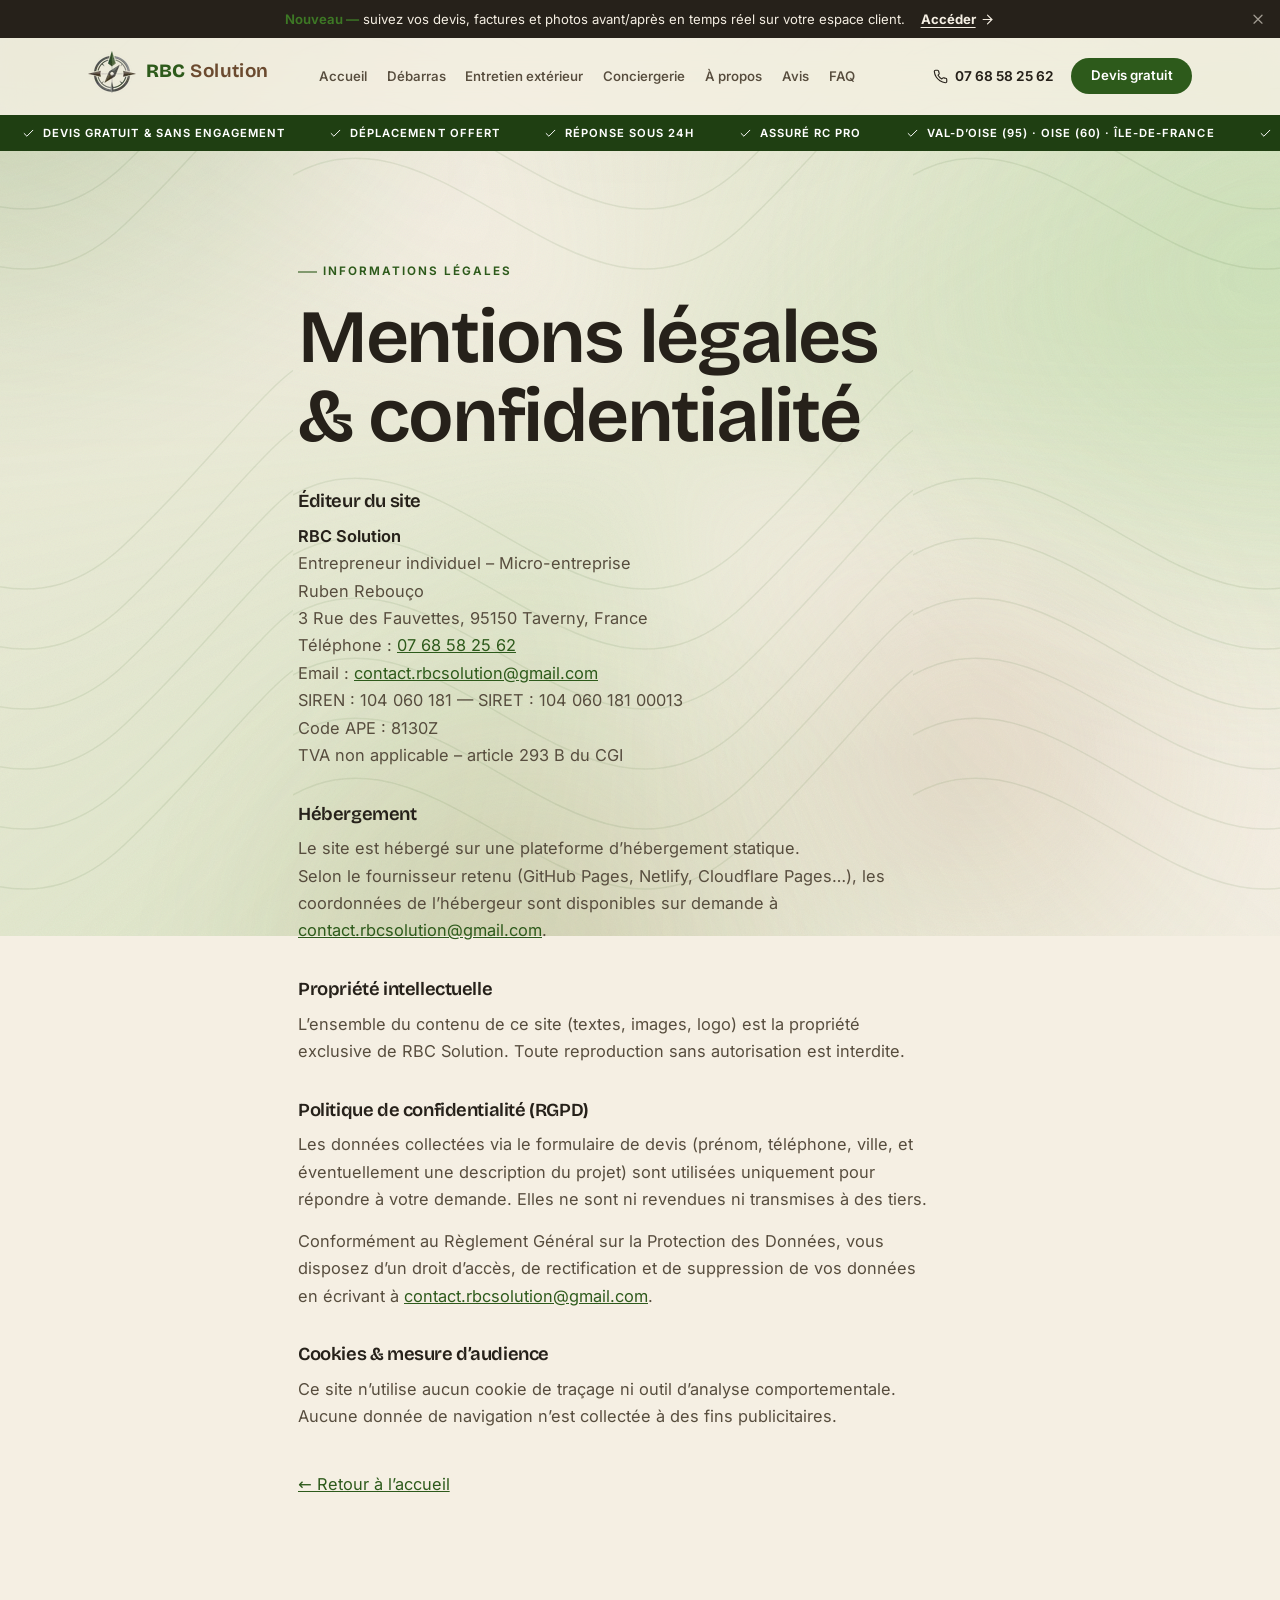
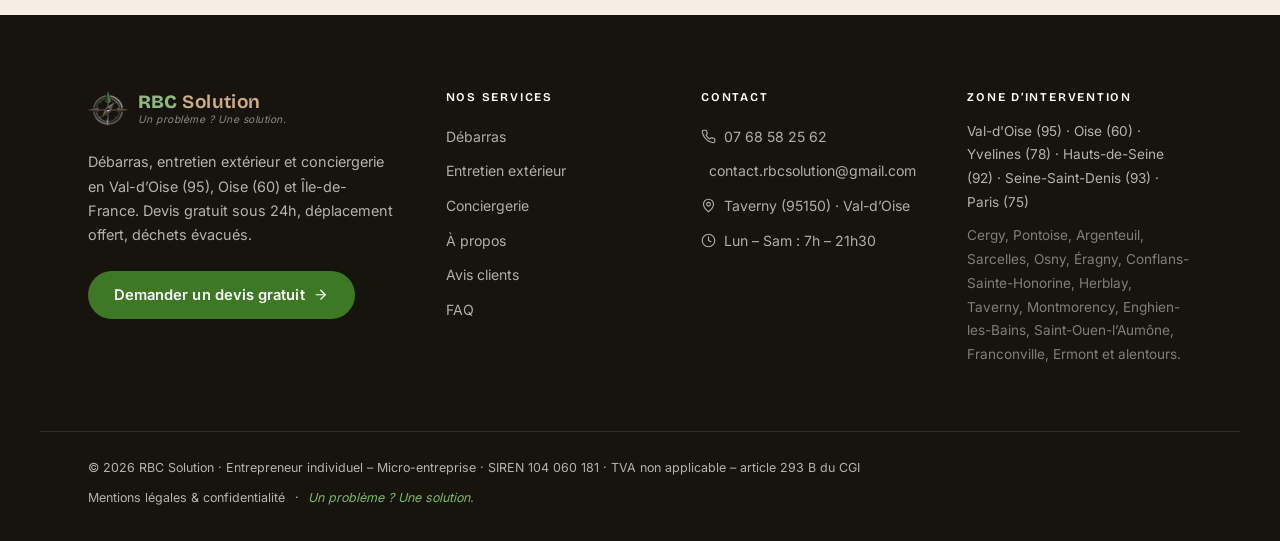
<file: mentions-legales/index.html>
<!DOCTYPE html><html lang="fr" data-world="default" data-astro-cid-5hce7sga> <head><meta charset="utf-8"><meta name="viewport" content="width=device-width, initial-scale=1"><title>Mentions légales &amp; politique de confidentialité · RBC Solution</title><meta name="description" content="Mentions légales, éditeur, hébergement et politique de confidentialité (RGPD) du site RBC Solution."><link rel="canonical" href="https://rbcsolution.com/mentions-legales/"><link rel="icon" href="/favicon.svg" type="image/svg+xml"><meta name="theme-color" content="#2d5a1b"><meta name="author" content="RBC Solution"><meta name="robots" content="index, follow"><meta name="format-detection" content="telephone=no"><meta name="google-site-verification" content="ur7AYS-QiY8A2CvDFZ0sOP2IbIYApoEfcBPgpoQVrJE"><meta property="og:type" content="website"><meta property="og:site_name" content="RBC Solution"><meta property="og:title" content="Mentions légales &#38; politique de confidentialité · RBC Solution"><meta property="og:description" content="Mentions légales, éditeur, hébergement et politique de confidentialité (RGPD) du site RBC Solution."><meta property="og:url" content="https://rbcsolution.com/mentions-legales/"><meta property="og:locale" content="fr_FR"><meta property="og:image" content="https://rbcsolution.com/og.jpg"><meta name="twitter:card" content="summary_large_image"><link rel="sitemap" href="/sitemap-index.xml"><script>
      document.documentElement.classList.add('js');
    </script><meta name="astro-view-transitions-enabled" content="true"><meta name="astro-view-transitions-fallback" content="animate"><script type="module" src="/_astro/ClientRouter.astro_astro_type_script_index_0_lang.CDGfc0hd.js"></script><script type="application/ld+json">{"@context":"https://schema.org","@type":"HomeAndConstructionBusiness","@id":"https://rbcsolution.com/#business","name":"RBC Solution","legalName":"Ruben Rebouço","description":"Débarras, entretien extérieur et conciergerie Airbnb en Val-d'Oise (95), Oise (60) et Île-de-France. Devis gratuit sous 24h, déplacement offert.","url":"https://rbcsolution.com","telephone":"+33768582562","email":"contact.rbcsolution@gmail.com","image":"https://rbcsolution.com/og.jpg","logo":"https://rbcsolution.com/favicon.svg","priceRange":"€€","slogan":"Un problème ? Une solution.","address":{"@type":"PostalAddress","streetAddress":"3 Rue des Fauvettes","postalCode":"95150","addressLocality":"Taverny","addressRegion":"Val-d'Oise","addressCountry":"FR"},"vatID":"TVA non applicable – article 293 B du CGI","identifier":[{"@type":"PropertyValue","name":"SIRET","value":"104 060 181 00013"},{"@type":"PropertyValue","name":"SIREN","value":"104 060 181"}],"openingHoursSpecification":{"@type":"OpeningHoursSpecification","dayOfWeek":["Monday","Tuesday","Wednesday","Thursday","Friday","Saturday"],"opens":"07:00","closes":"21:30"},"areaServed":[{"@type":"AdministrativeArea","name":"Val-d'Oise (95)"},{"@type":"AdministrativeArea","name":"Oise (60)"},{"@type":"AdministrativeArea","name":"Yvelines (78)"},{"@type":"AdministrativeArea","name":"Hauts-de-Seine (92)"},{"@type":"AdministrativeArea","name":"Seine-Saint-Denis (93)"},{"@type":"AdministrativeArea","name":"Paris (75)"},{"@type":"City","name":"Cergy"},{"@type":"City","name":"Pontoise"},{"@type":"City","name":"Argenteuil"},{"@type":"City","name":"Sarcelles"},{"@type":"City","name":"Osny"},{"@type":"City","name":"Éragny"},{"@type":"City","name":"Conflans-Sainte-Honorine"},{"@type":"City","name":"Herblay"},{"@type":"City","name":"Taverny"},{"@type":"City","name":"Montmorency"},{"@type":"City","name":"Enghien-les-Bains"},{"@type":"City","name":"Saint-Ouen-l’Aumône"},{"@type":"City","name":"Franconville"},{"@type":"City","name":"Ermont"},{"@type":"City","name":"Goussainville"},{"@type":"City","name":"Domont"},{"@type":"City","name":"Montigny-lès-Cormeilles"},{"@type":"City","name":"Beauchamp"},{"@type":"City","name":"Persan"},{"@type":"City","name":"Beaumont-sur-Oise"},{"@type":"City","name":"L’Isle-Adam"},{"@type":"City","name":"Chambly"},{"@type":"City","name":"Méru"},{"@type":"City","name":"Senlis"}],"aggregateRating":{"@type":"AggregateRating","ratingValue":"5.0","reviewCount":"3","bestRating":"5"},"review":[{"@type":"Review","reviewRating":{"@type":"Rating","ratingValue":"5","bestRating":"5"},"author":{"@type":"Person","name":"Walid"},"reviewBody":"Un service irréprochable, une équipe très efficace, professionnelle et sympathique. C'est souvent difficile de trouver une bonne société de service — c'est chose faite. Je recommande à 100 %."},{"@type":"Review","reviewRating":{"@type":"Rating","ratingValue":"5","bestRating":"5"},"author":{"@type":"Person","name":"Celia"},"reviewBody":"J'avais une cave complètement encombrée depuis des années et je ne savais plus par où commencer. Réponse très rapide, devis clair, tarif correct, intervention organisée en quelques jours."},{"@type":"Review","reviewRating":{"@type":"Rating","ratingValue":"5","bestRating":"5"},"author":{"@type":"Person","name":"Christophe"},"reviewBody":"Nous avons fait appel à RBC Solution pour un déménagement. Présents à l'heure convenue, très professionnels, un travail soigné. Je recommande vivement."}],"makesOffer":[{"@type":"Offer","itemOffered":{"@type":"Service","name":"Débarras de maison, appartement, cave et grenier"}},{"@type":"Offer","itemOffered":{"@type":"Service","name":"Débarras de succession et logements insalubres"}},{"@type":"Offer","itemOffered":{"@type":"Service","name":"Taille de haies et entretien des espaces verts"}},{"@type":"Offer","itemOffered":{"@type":"Service","name":"Tonte de pelouse et débroussaillage"}},{"@type":"Offer","itemOffered":{"@type":"Service","name":"Nettoyage haute pression de terrasses et façades"}},{"@type":"Offer","itemOffered":{"@type":"Service","name":"Conciergerie Airbnb et gestion locative courte durée"}}]}</script><script type="application/ld+json">{"@context":"https://schema.org","@type":"BreadcrumbList","itemListElement":[{"@type":"ListItem","position":1,"name":"Accueil","item":"https://rbcsolution.com/"},{"@type":"ListItem","position":2,"name":"Mentions légales","item":"https://rbcsolution.com/mentions-legales/"}]}</script><link rel="stylesheet" href="/_astro/a-propos.D8CaY2jR.css">
<style>.legal[data-astro-cid-vze7nfac] h1[data-astro-cid-vze7nfac]{margin:.6rem 0 2rem}.legal[data-astro-cid-vze7nfac] h2[data-astro-cid-vze7nfac]{font-size:1.15rem;margin:2.2rem 0 .7rem}.legal[data-astro-cid-vze7nfac] p[data-astro-cid-vze7nfac]{color:var(--ink-soft);max-width:64ch;margin-bottom:.9rem}.legal[data-astro-cid-vze7nfac] a[data-astro-cid-vze7nfac]{color:var(--accent);text-decoration:underline}.legal[data-astro-cid-vze7nfac] .eyebrow[data-astro-cid-vze7nfac]{margin-bottom:.4rem}.back[data-astro-cid-vze7nfac]{margin-top:2.5rem}
:where([data-astro-image]){object-fit:var(--fit);object-position:var(--pos);height:auto}:where([data-astro-image=full-width]){width:100%}:where([data-astro-image=constrained]){max-width:100%}
</style></head> <body data-world="default" data-astro-cid-5hce7sga> <a href="#main" class="skip-link" data-astro-cid-5hce7sga>Aller au contenu</a> <div class="aura" aria-hidden="true" data-aura> <div class="aura__field aura__field--1"></div> <div class="aura__field aura__field--2"></div> <div class="aura__field aura__field--3"></div> <div class="aura__field aura__field--4"></div> <div class="aura__sheen"></div> <div class="aura__contours"></div> <div class="aura__glow"></div> <div class="aura__grain"></div> </div> <script>
  (() => {
    const aura = document.querySelector('[data-aura]');
    if (!aura) return;

    const reduce = window.matchMedia('(prefers-reduced-motion: reduce)').matches;

    // pause animations when the tab is hidden
    const setPlay = () => {
      const s = document.hidden ? 'paused' : 'running';
      aura.querySelectorAll('*').forEach((el) => (el.style.animationPlayState = s));
    };
    document.addEventListener('visibilitychange', setPlay);
    setPlay();

    // gentle scroll parallax (desktop, motion allowed only)
    if (!reduce && window.matchMedia('(min-width: 760px)').matches) {
      let ticking = false;
      const onScroll = () => {
        if (ticking) return;
        ticking = true;
        requestAnimationFrame(() => {
          aura.style.setProperty('--aura-shift', (window.scrollY * -0.045).toFixed(1) + 'px');
          ticking = false;
        });
      };
      window.addEventListener('scroll', onScroll, { passive: true });
      onScroll();
    }
  })();
</script> <aside class="appbar" data-appbar hidden data-astro-cid-oxktbjjb> <p data-astro-cid-oxktbjjb> <strong data-astro-cid-oxktbjjb>Nouveau —</strong> suivez vos devis, factures et photos avant/après en
    temps réel sur votre espace client.
</p> <a href="https://app.rbcsolution.com" class="appbar__cta" data-astro-cid-oxktbjjb>Accéder <svg xmlns="http://www.w3.org/2000/svg" width="15" height="15" viewBox="0 0 24 24" fill="none" stroke="currentColor" stroke-width="1.8" stroke-linecap="round" stroke-linejoin="round" aria-hidden="true"><line x1="5" y1="12" x2="19" y2="12"/><polyline points="12 5 19 12 12 19"/></svg></a> <button type="button" class="appbar__close" aria-label="Fermer" data-appbar-close data-astro-cid-oxktbjjb> <svg xmlns="http://www.w3.org/2000/svg" width="16" height="16" viewBox="0 0 24 24" fill="none" stroke="currentColor" stroke-width="1.8" stroke-linecap="round" stroke-linejoin="round" aria-hidden="true"><line x1="18" y1="6" x2="6" y2="18"/><line x1="6" y1="6" x2="18" y2="18"/></svg> </button> </aside> <script type="module">const a="rbc_appbar_dismissed_v1",e=document.querySelector("[data-appbar]");if(e){let t=!1;try{t=localStorage.getItem(a)==="1"}catch{}t||(e.hidden=!1),e.querySelector("[data-appbar-close]")?.addEventListener("click",()=>{e.hidden=!0;try{localStorage.setItem(a,"1")}catch{}})}</script>  <header data-header data-world="default" class="hdr" data-astro-cid-3ef6ksr2> <div class="container hdr__bar" data-astro-cid-3ef6ksr2> <a href="/" class="hdr__brand" aria-label="RBC Solution — accueil" data-astro-cid-3ef6ksr2> <span class="logo logo--wm" data-astro-cid-tvrurpns> <img src="/_astro/logo-mark.DwTe5O53_Z1f4T3z.webp" alt loading="eager" data-astro-cid-tvrurpns="true" decoding="async" fetchpriority="auto" width="48" height="42" class="logo__mark"> <span class="logo__wm" data-astro-cid-tvrurpns> <span class="logo__name" data-astro-cid-tvrurpns><b class="logo__rbc" data-astro-cid-tvrurpns>RBC</b><span class="logo__sol" data-astro-cid-tvrurpns>Solution</span></span> <span class="logo__tag" data-astro-cid-tvrurpns>Un problème ? Une solution.</span> </span> </span>  </a> <nav class="hdr__nav" aria-label="Navigation principale" data-astro-cid-3ef6ksr2> <a href="/" class="hdr__link" data-astro-cid-3ef6ksr2> <span data-astro-cid-3ef6ksr2>Accueil</span> </a><a href="/debarras/" class="hdr__link" data-astro-cid-3ef6ksr2> <span data-astro-cid-3ef6ksr2>Débarras</span> </a><a href="/entretien-exterieur/" class="hdr__link" data-astro-cid-3ef6ksr2> <span data-astro-cid-3ef6ksr2>Entretien extérieur</span> </a><a href="/conciergerie/" class="hdr__link" data-astro-cid-3ef6ksr2> <span data-astro-cid-3ef6ksr2>Conciergerie</span> </a><a href="/a-propos/" class="hdr__link" data-astro-cid-3ef6ksr2> <span data-astro-cid-3ef6ksr2>À propos</span> </a><a href="/avis/" class="hdr__link" data-astro-cid-3ef6ksr2> <span data-astro-cid-3ef6ksr2>Avis</span> </a><a href="/faq/" class="hdr__link" data-astro-cid-3ef6ksr2> <span data-astro-cid-3ef6ksr2>FAQ</span> </a> </nav> <div class="hdr__actions" data-astro-cid-3ef6ksr2> <a href="tel:+33768582562" class="hdr__tel" data-astro-cid-3ef6ksr2> <svg xmlns="http://www.w3.org/2000/svg" width="15" height="15" viewBox="0 0 24 24" fill="none" stroke="currentColor" stroke-width="1.8" stroke-linecap="round" stroke-linejoin="round" aria-hidden="true"><path d="M22 16.92v3a2 2 0 0 1-2.18 2 19.79 19.79 0 0 1-8.63-3.07 19.5 19.5 0 0 1-6-6 19.79 19.79 0 0 1-3.07-8.67A2 2 0 0 1 4.11 2h3a2 2 0 0 1 2 1.72c.13.96.36 1.9.7 2.81a2 2 0 0 1-.45 2.11L8.09 9.91a16 16 0 0 0 6 6l1.27-1.27a2 2 0 0 1 2.11-.45c.9.34 1.85.57 2.81.7A2 2 0 0 1 22 16.92z"/></svg> <span data-astro-cid-3ef6ksr2>07 68 58 25 62</span> </a> <a href="/contact/" class="btn hdr__devis" data-astro-cid-3ef6ksr2>Devis gratuit</a> <button type="button" class="hdr__burger" aria-label="Ouvrir le menu" aria-expanded="false" aria-controls="mobile-nav" data-burger data-astro-cid-3ef6ksr2> <span data-astro-cid-3ef6ksr2></span><span data-astro-cid-3ef6ksr2></span><span data-astro-cid-3ef6ksr2></span> </button> </div> </div> <div class="hdr__panel" id="mobile-nav" data-panel hidden data-astro-cid-3ef6ksr2> <nav aria-label="Navigation mobile" data-astro-cid-3ef6ksr2> <a href="/" class="hdr__mlink" data-astro-cid-3ef6ksr2> Accueil <svg xmlns="http://www.w3.org/2000/svg" width="16" height="16" viewBox="0 0 24 24" fill="none" stroke="currentColor" stroke-width="1.8" stroke-linecap="round" stroke-linejoin="round" aria-hidden="true"><line x1="5" y1="12" x2="19" y2="12"/><polyline points="12 5 19 12 12 19"/></svg> </a><a href="/debarras/" class="hdr__mlink" data-astro-cid-3ef6ksr2> Débarras <svg xmlns="http://www.w3.org/2000/svg" width="16" height="16" viewBox="0 0 24 24" fill="none" stroke="currentColor" stroke-width="1.8" stroke-linecap="round" stroke-linejoin="round" aria-hidden="true"><line x1="5" y1="12" x2="19" y2="12"/><polyline points="12 5 19 12 12 19"/></svg> </a><a href="/entretien-exterieur/" class="hdr__mlink" data-astro-cid-3ef6ksr2> Entretien extérieur <svg xmlns="http://www.w3.org/2000/svg" width="16" height="16" viewBox="0 0 24 24" fill="none" stroke="currentColor" stroke-width="1.8" stroke-linecap="round" stroke-linejoin="round" aria-hidden="true"><line x1="5" y1="12" x2="19" y2="12"/><polyline points="12 5 19 12 12 19"/></svg> </a><a href="/conciergerie/" class="hdr__mlink" data-astro-cid-3ef6ksr2> Conciergerie <svg xmlns="http://www.w3.org/2000/svg" width="16" height="16" viewBox="0 0 24 24" fill="none" stroke="currentColor" stroke-width="1.8" stroke-linecap="round" stroke-linejoin="round" aria-hidden="true"><line x1="5" y1="12" x2="19" y2="12"/><polyline points="12 5 19 12 12 19"/></svg> </a><a href="/a-propos/" class="hdr__mlink" data-astro-cid-3ef6ksr2> À propos <svg xmlns="http://www.w3.org/2000/svg" width="16" height="16" viewBox="0 0 24 24" fill="none" stroke="currentColor" stroke-width="1.8" stroke-linecap="round" stroke-linejoin="round" aria-hidden="true"><line x1="5" y1="12" x2="19" y2="12"/><polyline points="12 5 19 12 12 19"/></svg> </a><a href="/avis/" class="hdr__mlink" data-astro-cid-3ef6ksr2> Avis <svg xmlns="http://www.w3.org/2000/svg" width="16" height="16" viewBox="0 0 24 24" fill="none" stroke="currentColor" stroke-width="1.8" stroke-linecap="round" stroke-linejoin="round" aria-hidden="true"><line x1="5" y1="12" x2="19" y2="12"/><polyline points="12 5 19 12 12 19"/></svg> </a><a href="/faq/" class="hdr__mlink" data-astro-cid-3ef6ksr2> FAQ <svg xmlns="http://www.w3.org/2000/svg" width="16" height="16" viewBox="0 0 24 24" fill="none" stroke="currentColor" stroke-width="1.8" stroke-linecap="round" stroke-linejoin="round" aria-hidden="true"><line x1="5" y1="12" x2="19" y2="12"/><polyline points="12 5 19 12 12 19"/></svg> </a> </nav> <div class="hdr__mcta" data-astro-cid-3ef6ksr2> <a href="tel:+33768582562" class="btn btn--ghost btn--lg" data-astro-cid-3ef6ksr2> <svg xmlns="http://www.w3.org/2000/svg" width="18" height="18" viewBox="0 0 24 24" fill="none" stroke="currentColor" stroke-width="1.8" stroke-linecap="round" stroke-linejoin="round" aria-hidden="true"><path d="M22 16.92v3a2 2 0 0 1-2.18 2 19.79 19.79 0 0 1-8.63-3.07 19.5 19.5 0 0 1-6-6 19.79 19.79 0 0 1-3.07-8.67A2 2 0 0 1 4.11 2h3a2 2 0 0 1 2 1.72c.13.96.36 1.9.7 2.81a2 2 0 0 1-.45 2.11L8.09 9.91a16 16 0 0 0 6 6l1.27-1.27a2 2 0 0 1 2.11-.45c.9.34 1.85.57 2.81.7A2 2 0 0 1 22 16.92z"/></svg> Appeler
</a> <a href="/contact/" class="btn btn--lg" data-astro-cid-3ef6ksr2>Devis gratuit</a> </div> </div> </header> <script type="module">function a(){const i=document.querySelector("[data-header]"),e=document.querySelector("[data-burger]"),t=document.querySelector("[data-panel]");if(!e||!t||e._wired)return;e._wired=!0;const d=r=>{const n=r??t.hasAttribute("hidden");n?t.removeAttribute("hidden"):t.setAttribute("hidden",""),e.setAttribute("aria-expanded",String(n)),e.setAttribute("aria-label",n?"Fermer le menu":"Ouvrir le menu"),i?.classList.toggle("menu-open",n),document.body.style.overflow=n?"hidden":""};e.addEventListener("click",()=>d()),t.querySelectorAll("a").forEach(r=>r.addEventListener("click",()=>d(!1))),window.addEventListener("keydown",r=>{r.key==="Escape"&&d(!1)})}a();document.addEventListener("astro:after-swap",a);</script>  <aside class="ribbon" aria-label="Nos engagements" data-astro-cid-qsz6iejd> <div class="ribbon__track" aria-hidden="true" data-astro-cid-qsz6iejd> <ul class="ribbon__run" data-astro-cid-qsz6iejd> <li data-astro-cid-qsz6iejd><svg xmlns="http://www.w3.org/2000/svg" width="13" height="13" viewBox="0 0 24 24" fill="none" stroke="currentColor" stroke-width="1.8" stroke-linecap="round" stroke-linejoin="round" aria-hidden="true"><polyline points="20 6 9 17 4 12"/></svg>Devis gratuit &amp; sans engagement</li><li data-astro-cid-qsz6iejd><svg xmlns="http://www.w3.org/2000/svg" width="13" height="13" viewBox="0 0 24 24" fill="none" stroke="currentColor" stroke-width="1.8" stroke-linecap="round" stroke-linejoin="round" aria-hidden="true"><polyline points="20 6 9 17 4 12"/></svg>Déplacement offert</li><li data-astro-cid-qsz6iejd><svg xmlns="http://www.w3.org/2000/svg" width="13" height="13" viewBox="0 0 24 24" fill="none" stroke="currentColor" stroke-width="1.8" stroke-linecap="round" stroke-linejoin="round" aria-hidden="true"><polyline points="20 6 9 17 4 12"/></svg>Réponse sous 24h</li><li data-astro-cid-qsz6iejd><svg xmlns="http://www.w3.org/2000/svg" width="13" height="13" viewBox="0 0 24 24" fill="none" stroke="currentColor" stroke-width="1.8" stroke-linecap="round" stroke-linejoin="round" aria-hidden="true"><polyline points="20 6 9 17 4 12"/></svg>Assuré RC Pro</li><li data-astro-cid-qsz6iejd><svg xmlns="http://www.w3.org/2000/svg" width="13" height="13" viewBox="0 0 24 24" fill="none" stroke="currentColor" stroke-width="1.8" stroke-linecap="round" stroke-linejoin="round" aria-hidden="true"><polyline points="20 6 9 17 4 12"/></svg>Val-d’Oise (95) · Oise (60) · Île-de-France</li> </ul><ul class="ribbon__run" data-astro-cid-qsz6iejd> <li data-astro-cid-qsz6iejd><svg xmlns="http://www.w3.org/2000/svg" width="13" height="13" viewBox="0 0 24 24" fill="none" stroke="currentColor" stroke-width="1.8" stroke-linecap="round" stroke-linejoin="round" aria-hidden="true"><polyline points="20 6 9 17 4 12"/></svg>Devis gratuit &amp; sans engagement</li><li data-astro-cid-qsz6iejd><svg xmlns="http://www.w3.org/2000/svg" width="13" height="13" viewBox="0 0 24 24" fill="none" stroke="currentColor" stroke-width="1.8" stroke-linecap="round" stroke-linejoin="round" aria-hidden="true"><polyline points="20 6 9 17 4 12"/></svg>Déplacement offert</li><li data-astro-cid-qsz6iejd><svg xmlns="http://www.w3.org/2000/svg" width="13" height="13" viewBox="0 0 24 24" fill="none" stroke="currentColor" stroke-width="1.8" stroke-linecap="round" stroke-linejoin="round" aria-hidden="true"><polyline points="20 6 9 17 4 12"/></svg>Réponse sous 24h</li><li data-astro-cid-qsz6iejd><svg xmlns="http://www.w3.org/2000/svg" width="13" height="13" viewBox="0 0 24 24" fill="none" stroke="currentColor" stroke-width="1.8" stroke-linecap="round" stroke-linejoin="round" aria-hidden="true"><polyline points="20 6 9 17 4 12"/></svg>Assuré RC Pro</li><li data-astro-cid-qsz6iejd><svg xmlns="http://www.w3.org/2000/svg" width="13" height="13" viewBox="0 0 24 24" fill="none" stroke="currentColor" stroke-width="1.8" stroke-linecap="round" stroke-linejoin="round" aria-hidden="true"><polyline points="20 6 9 17 4 12"/></svg>Val-d’Oise (95) · Oise (60) · Île-de-France</li> </ul><ul class="ribbon__run" data-astro-cid-qsz6iejd> <li data-astro-cid-qsz6iejd><svg xmlns="http://www.w3.org/2000/svg" width="13" height="13" viewBox="0 0 24 24" fill="none" stroke="currentColor" stroke-width="1.8" stroke-linecap="round" stroke-linejoin="round" aria-hidden="true"><polyline points="20 6 9 17 4 12"/></svg>Devis gratuit &amp; sans engagement</li><li data-astro-cid-qsz6iejd><svg xmlns="http://www.w3.org/2000/svg" width="13" height="13" viewBox="0 0 24 24" fill="none" stroke="currentColor" stroke-width="1.8" stroke-linecap="round" stroke-linejoin="round" aria-hidden="true"><polyline points="20 6 9 17 4 12"/></svg>Déplacement offert</li><li data-astro-cid-qsz6iejd><svg xmlns="http://www.w3.org/2000/svg" width="13" height="13" viewBox="0 0 24 24" fill="none" stroke="currentColor" stroke-width="1.8" stroke-linecap="round" stroke-linejoin="round" aria-hidden="true"><polyline points="20 6 9 17 4 12"/></svg>Réponse sous 24h</li><li data-astro-cid-qsz6iejd><svg xmlns="http://www.w3.org/2000/svg" width="13" height="13" viewBox="0 0 24 24" fill="none" stroke="currentColor" stroke-width="1.8" stroke-linecap="round" stroke-linejoin="round" aria-hidden="true"><polyline points="20 6 9 17 4 12"/></svg>Assuré RC Pro</li><li data-astro-cid-qsz6iejd><svg xmlns="http://www.w3.org/2000/svg" width="13" height="13" viewBox="0 0 24 24" fill="none" stroke="currentColor" stroke-width="1.8" stroke-linecap="round" stroke-linejoin="round" aria-hidden="true"><polyline points="20 6 9 17 4 12"/></svg>Val-d’Oise (95) · Oise (60) · Île-de-France</li> </ul> </div> <ul class="sr-only" data-astro-cid-qsz6iejd> <li data-astro-cid-qsz6iejd>Devis gratuit &amp; sans engagement</li><li data-astro-cid-qsz6iejd>Déplacement offert</li><li data-astro-cid-qsz6iejd>Réponse sous 24h</li><li data-astro-cid-qsz6iejd>Assuré RC Pro</li> </ul> </aside>  <main id="main" data-astro-cid-5hce7sga>  <section class="section legal" data-astro-cid-vze7nfac> <div class="container container-narrow" data-astro-cid-vze7nfac> <span class="eyebrow" data-astro-cid-vze7nfac>Informations légales</span> <h1 data-astro-cid-vze7nfac>Mentions légales & confidentialité</h1> <h2 data-astro-cid-vze7nfac>Éditeur du site</h2> <p data-astro-cid-vze7nfac> <strong data-astro-cid-vze7nfac>RBC Solution</strong><br data-astro-cid-vze7nfac> Entrepreneur individuel – Micro-entreprise<br data-astro-cid-vze7nfac> Ruben Rebouço<br data-astro-cid-vze7nfac> 3 Rue des Fauvettes, 95150 Taverny, France<br data-astro-cid-vze7nfac>
Téléphone : <a href="tel:+33768582562" data-astro-cid-vze7nfac>07 68 58 25 62</a><br data-astro-cid-vze7nfac>
Email : <a href="mailto:contact.rbcsolution@gmail.com" data-astro-cid-vze7nfac>contact.rbcsolution@gmail.com</a><br data-astro-cid-vze7nfac>
SIREN : 104 060 181 — SIRET : 104 060 181 00013<br data-astro-cid-vze7nfac>
Code APE : 8130Z<br data-astro-cid-vze7nfac> TVA non applicable – article 293 B du CGI </p> <h2 data-astro-cid-vze7nfac>Hébergement</h2> <p data-astro-cid-vze7nfac>
Le site est hébergé sur une plateforme d’hébergement statique.<br data-astro-cid-vze7nfac>
Selon le fournisseur retenu (GitHub Pages, Netlify, Cloudflare Pages…),
        les coordonnées de l’hébergeur sont disponibles sur demande à
<a href="mailto:contact.rbcsolution@gmail.com" data-astro-cid-vze7nfac>contact.rbcsolution@gmail.com</a>.
</p> <h2 data-astro-cid-vze7nfac>Propriété intellectuelle</h2> <p data-astro-cid-vze7nfac>
L’ensemble du contenu de ce site (textes, images, logo) est la propriété
        exclusive de RBC Solution. Toute reproduction sans autorisation est interdite.
</p> <h2 data-astro-cid-vze7nfac>Politique de confidentialité (RGPD)</h2> <p data-astro-cid-vze7nfac>
Les données collectées via le formulaire de devis (prénom, téléphone,
        ville, et éventuellement une description du projet) sont utilisées
        uniquement pour répondre à votre demande. Elles ne sont ni revendues ni
        transmises à des tiers.
</p> <p data-astro-cid-vze7nfac>
Conformément au Règlement Général sur la Protection des Données, vous
        disposez d’un droit d’accès, de rectification et de suppression de vos
        données en écrivant à <a href="mailto:contact.rbcsolution@gmail.com" data-astro-cid-vze7nfac>contact.rbcsolution@gmail.com</a>.
</p> <h2 data-astro-cid-vze7nfac>Cookies & mesure d’audience</h2> <p data-astro-cid-vze7nfac>
Ce site n’utilise aucun cookie de traçage ni outil d’analyse
        comportementale. Aucune donnée de navigation n’est collectée à des fins
        publicitaires.
</p> <p class="back" data-astro-cid-vze7nfac><a href="/" data-astro-cid-vze7nfac>← Retour à l’accueil</a></p> </div> </section>  </main> <footer class="ft" data-astro-cid-sz7xmlte> <div class="container ft__grid" data-astro-cid-sz7xmlte> <div class="ft__brand" data-astro-cid-sz7xmlte> <span class="logo ft__logo logo--wm" data-astro-cid-tvrurpns> <img src="/_astro/logo-mark.DwTe5O53_2wPrJK.webp" alt loading="eager" data-astro-cid-tvrurpns="true" decoding="async" fetchpriority="auto" width="40" height="35" class="logo__mark"> <span class="logo__wm" data-astro-cid-tvrurpns> <span class="logo__name" data-astro-cid-tvrurpns><b class="logo__rbc" data-astro-cid-tvrurpns>RBC</b><span class="logo__sol" data-astro-cid-tvrurpns>Solution</span></span> <span class="logo__tag" data-astro-cid-tvrurpns>Un problème ? Une solution.</span> </span> </span>  <p class="ft__desc" data-astro-cid-sz7xmlte>
Débarras, entretien extérieur et conciergerie en Val-d’Oise (95), Oise (60)
        et Île-de-France. Devis gratuit sous 24h, déplacement offert, déchets évacués.
</p> <a href="/contact/" class="btn" data-astro-cid-sz7xmlte>Demander un devis gratuit <svg xmlns="http://www.w3.org/2000/svg" width="16" height="16" viewBox="0 0 24 24" fill="none" stroke="currentColor" stroke-width="1.8" stroke-linecap="round" stroke-linejoin="round" aria-hidden="true"><line x1="5" y1="12" x2="19" y2="12"/><polyline points="12 5 19 12 12 19"/></svg></a> </div> <nav class="ft__col" aria-label="Services" data-astro-cid-sz7xmlte> <h3 data-astro-cid-sz7xmlte>Nos services</h3> <a href="/debarras/" data-astro-cid-sz7xmlte>Débarras</a><a href="/entretien-exterieur/" data-astro-cid-sz7xmlte>Entretien extérieur</a><a href="/conciergerie/" data-astro-cid-sz7xmlte>Conciergerie</a> <a href="/a-propos/" data-astro-cid-sz7xmlte>À propos</a> <a href="/avis/" data-astro-cid-sz7xmlte>Avis clients</a> <a href="/faq/" data-astro-cid-sz7xmlte>FAQ</a> </nav> <div class="ft__col" data-astro-cid-sz7xmlte> <h3 data-astro-cid-sz7xmlte>Contact</h3> <a href="tel:+33768582562" data-astro-cid-sz7xmlte><svg xmlns="http://www.w3.org/2000/svg" width="15" height="15" viewBox="0 0 24 24" fill="none" stroke="currentColor" stroke-width="1.8" stroke-linecap="round" stroke-linejoin="round" aria-hidden="true"><path d="M22 16.92v3a2 2 0 0 1-2.18 2 19.79 19.79 0 0 1-8.63-3.07 19.5 19.5 0 0 1-6-6 19.79 19.79 0 0 1-3.07-8.67A2 2 0 0 1 4.11 2h3a2 2 0 0 1 2 1.72c.13.96.36 1.9.7 2.81a2 2 0 0 1-.45 2.11L8.09 9.91a16 16 0 0 0 6 6l1.27-1.27a2 2 0 0 1 2.11-.45c.9.34 1.85.57 2.81.7A2 2 0 0 1 22 16.92z"/></svg>07 68 58 25 62</a> <a href="mailto:contact.rbcsolution@gmail.com" data-astro-cid-sz7xmlte><svg xmlns="http://www.w3.org/2000/svg" width="15" height="15" viewBox="0 0 24 24" fill="none" stroke="currentColor" stroke-width="1.8" stroke-linecap="round" stroke-linejoin="round" aria-hidden="true"><rect x="2" y="4" width="20" height="16" rx="2"/><path d="m22 7-8.97 5.7a1.94 1.94 0 0 1-2.06 0L2 7"/></svg>contact.rbcsolution@gmail.com</a> <span data-astro-cid-sz7xmlte><svg xmlns="http://www.w3.org/2000/svg" width="15" height="15" viewBox="0 0 24 24" fill="none" stroke="currentColor" stroke-width="1.8" stroke-linecap="round" stroke-linejoin="round" aria-hidden="true"><path d="M20 10c0 6-8 12-8 12s-8-6-8-12a8 8 0 0 1 16 0Z"/><circle cx="12" cy="10" r="3"/></svg>Taverny (95150) · Val-d’Oise</span> <span data-astro-cid-sz7xmlte><svg xmlns="http://www.w3.org/2000/svg" width="15" height="15" viewBox="0 0 24 24" fill="none" stroke="currentColor" stroke-width="1.8" stroke-linecap="round" stroke-linejoin="round" aria-hidden="true"><circle cx="12" cy="12" r="10"/><polyline points="12 6 12 12 16 14"/></svg>Lun – Sam : 7h – 21h30</span> </div> <div class="ft__col" data-astro-cid-sz7xmlte> <h3 data-astro-cid-sz7xmlte>Zone d’intervention</h3> <p class="ft__zones" data-astro-cid-sz7xmlte>Val-d&#39;Oise (95) · Oise (60) · Yvelines (78) · Hauts-de-Seine (92) · Seine-Saint-Denis (93) · Paris (75)</p> <p class="ft__zones ft__zones--dim" data-astro-cid-sz7xmlte>Cergy, Pontoise, Argenteuil, Sarcelles, Osny, Éragny, Conflans-Sainte-Honorine, Herblay, Taverny, Montmorency, Enghien-les-Bains, Saint-Ouen-l’Aumône, Franconville, Ermont et alentours.</p> </div> </div> <div class="container ft__bottom" data-astro-cid-sz7xmlte> <p data-astro-cid-sz7xmlte>© 2026 RBC Solution · Entrepreneur individuel – Micro-entreprise · SIREN 104 060 181 · TVA non applicable – article 293 B du CGI</p> <p class="ft__links" data-astro-cid-sz7xmlte> <a href="/mentions-legales/" data-astro-cid-sz7xmlte>Mentions légales & confidentialité</a> <span aria-hidden="true" data-astro-cid-sz7xmlte>·</span> <em data-astro-cid-sz7xmlte>Un problème ? Une solution.</em> </p> </div> </footer>  <div class="abar" role="group" aria-label="Nous contacter" data-astro-cid-putnq4yp> <a href="tel:+33768582562" class="abar__act" data-astro-cid-putnq4yp> <svg xmlns="http://www.w3.org/2000/svg" width="19" height="19" viewBox="0 0 24 24" fill="none" stroke="currentColor" stroke-width="1.8" stroke-linecap="round" stroke-linejoin="round" aria-hidden="true"><path d="M22 16.92v3a2 2 0 0 1-2.18 2 19.79 19.79 0 0 1-8.63-3.07 19.5 19.5 0 0 1-6-6 19.79 19.79 0 0 1-3.07-8.67A2 2 0 0 1 4.11 2h3a2 2 0 0 1 2 1.72c.13.96.36 1.9.7 2.81a2 2 0 0 1-.45 2.11L8.09 9.91a16 16 0 0 0 6 6l1.27-1.27a2 2 0 0 1 2.11-.45c.9.34 1.85.57 2.81.7A2 2 0 0 1 22 16.92z"/></svg> <span data-astro-cid-putnq4yp>Appeler</span> </a> <a href="https://wa.me/33651502065?text=Bonjour%20RBC%20Solution%2C%20j'aimerais%20un%20devis%20gratuit." class="abar__act abar__act--wa" target="_blank" rel="noopener" data-astro-cid-putnq4yp> <svg xmlns="http://www.w3.org/2000/svg" width="19" height="19" viewBox="0 0 24 24" fill="none" stroke="currentColor" stroke-width="1.8" stroke-linecap="round" stroke-linejoin="round" aria-hidden="true"><path d="M3 21l1.65-3.8a9 9 0 1 1 3.4 2.9L3 21" /><path d="M9 10a.5.5 0 0 0 1 0V9a.5.5 0 0 0-1 0v1a5 5 0 0 0 5 5h1a.5.5 0 0 0 0-1h-1a.5.5 0 0 0 0 1"/></svg> <span data-astro-cid-putnq4yp>WhatsApp</span> </a> <a href="/contact/" class="abar__act abar__act--devis" data-astro-cid-putnq4yp> <svg xmlns="http://www.w3.org/2000/svg" width="19" height="19" viewBox="0 0 24 24" fill="none" stroke="currentColor" stroke-width="1.8" stroke-linecap="round" stroke-linejoin="round" aria-hidden="true"><line x1="5" y1="12" x2="19" y2="12"/><polyline points="12 5 19 12 12 19"/></svg> <span data-astro-cid-putnq4yp>Devis gratuit</span> </a> </div>   <script type="module">function n(){const i=window.matchMedia("(prefers-reduced-motion: reduce)").matches,s=Array.from(document.querySelectorAll(".reveal, .reveal-fade"));if(i||!("IntersectionObserver"in window))s.forEach(t=>t.classList.add("in"));else{const t=new IntersectionObserver(e=>{for(const r of e)r.isIntersecting&&(r.target.classList.add("in"),t.unobserve(r.target))},{rootMargin:"0px 0px -8% 0px",threshold:.06}),a=window.innerHeight||800;s.forEach(e=>{e.getBoundingClientRect().top<a*.94?e.classList.add("in"):t.observe(e)}),setTimeout(()=>s.forEach(e=>e.classList.add("in")),1800)}const c=document.querySelector("[data-header]"),o=()=>c?.classList.toggle("is-scrolled",window.scrollY>6);o(),window.addEventListener("scroll",o,{passive:!0})}n();document.addEventListener("astro:after-swap",n);</script>  </body> </html>
</file>
<file: _astro/a-propos.D8CaY2jR.css>
@font-face{font-family:Bricolage Grotesque Variable;font-style:normal;font-display:swap;font-weight:200 800;src:url(/_astro/bricolage-grotesque-vietnamese-wght-normal.BUzh504Q.woff2) format("woff2-variations");unicode-range:U+0102-0103,U+0110-0111,U+0128-0129,U+0168-0169,U+01A0-01A1,U+01AF-01B0,U+0300-0301,U+0303-0304,U+0308-0309,U+0323,U+0329,U+1EA0-1EF9,U+20AB}@font-face{font-family:Bricolage Grotesque Variable;font-style:normal;font-display:swap;font-weight:200 800;src:url(/_astro/bricolage-grotesque-latin-ext-wght-normal.CcLUaPy7.woff2) format("woff2-variations");unicode-range:U+0100-02BA,U+02BD-02C5,U+02C7-02CC,U+02CE-02D7,U+02DD-02FF,U+0304,U+0308,U+0329,U+1D00-1DBF,U+1E00-1E9F,U+1EF2-1EFF,U+2020,U+20A0-20AB,U+20AD-20C0,U+2113,U+2C60-2C7F,U+A720-A7FF}@font-face{font-family:Bricolage Grotesque Variable;font-style:normal;font-display:swap;font-weight:200 800;src:url(/_astro/bricolage-grotesque-latin-wght-normal.DLoelf7F.woff2) format("woff2-variations");unicode-range:U+0000-00FF,U+0131,U+0152-0153,U+02BB-02BC,U+02C6,U+02DA,U+02DC,U+0304,U+0308,U+0329,U+2000-206F,U+20AC,U+2122,U+2191,U+2193,U+2212,U+2215,U+FEFF,U+FFFD}@font-face{font-family:Inter Variable;font-style:normal;font-display:swap;font-weight:100 900;src:url(/_astro/inter-cyrillic-ext-wght-normal.BOeWTOD4.woff2) format("woff2-variations");unicode-range:U+0460-052F,U+1C80-1C8A,U+20B4,U+2DE0-2DFF,U+A640-A69F,U+FE2E-FE2F}@font-face{font-family:Inter Variable;font-style:normal;font-display:swap;font-weight:100 900;src:url(/_astro/inter-cyrillic-wght-normal.DqGufNeO.woff2) format("woff2-variations");unicode-range:U+0301,U+0400-045F,U+0490-0491,U+04B0-04B1,U+2116}@font-face{font-family:Inter Variable;font-style:normal;font-display:swap;font-weight:100 900;src:url(/_astro/inter-greek-ext-wght-normal.DlzME5K_.woff2) format("woff2-variations");unicode-range:U+1F00-1FFF}@font-face{font-family:Inter Variable;font-style:normal;font-display:swap;font-weight:100 900;src:url(/_astro/inter-greek-wght-normal.CkhJZR-_.woff2) format("woff2-variations");unicode-range:U+0370-0377,U+037A-037F,U+0384-038A,U+038C,U+038E-03A1,U+03A3-03FF}@font-face{font-family:Inter Variable;font-style:normal;font-display:swap;font-weight:100 900;src:url(/_astro/inter-vietnamese-wght-normal.CBcvBZtf.woff2) format("woff2-variations");unicode-range:U+0102-0103,U+0110-0111,U+0128-0129,U+0168-0169,U+01A0-01A1,U+01AF-01B0,U+0300-0301,U+0303-0304,U+0308-0309,U+0323,U+0329,U+1EA0-1EF9,U+20AB}@font-face{font-family:Inter Variable;font-style:normal;font-display:swap;font-weight:100 900;src:url(/_astro/inter-latin-ext-wght-normal.DO1Apj_S.woff2) format("woff2-variations");unicode-range:U+0100-02BA,U+02BD-02C5,U+02C7-02CC,U+02CE-02D7,U+02DD-02FF,U+0304,U+0308,U+0329,U+1D00-1DBF,U+1E00-1E9F,U+1EF2-1EFF,U+2020,U+20A0-20AB,U+20AD-20C0,U+2113,U+2C60-2C7F,U+A720-A7FF}@font-face{font-family:Inter Variable;font-style:normal;font-display:swap;font-weight:100 900;src:url(/_astro/inter-latin-wght-normal.Dx4kXJAl.woff2) format("woff2-variations");unicode-range:U+0000-00FF,U+0131,U+0152-0153,U+02BB-02BC,U+02C6,U+02DA,U+02DC,U+0304,U+0308,U+0329,U+2000-206F,U+20AC,U+2122,U+2191,U+2193,U+2212,U+2215,U+FEFF,U+FFFD}:root{--green: #2d5a1b;--green-mid: #3d7825;--green-deep: #1f3f12;--green-bright: #7cbb5a;--font-display: "Bricolage Grotesque Variable", "Bricolage Grotesque", "Trebuchet MS", sans-serif;--font-body: "Inter Variable", "Inter", system-ui, -apple-system, "Segoe UI", sans-serif;--r-xs: 8px;--r: 14px;--r-lg: 26px;--r-pill: 999px;--ease: cubic-bezier(.22, 1, .36, 1);--ease-out: cubic-bezier(.16, 1, .3, 1);--t: .34s var(--ease);--container: 1200px;--gutter: clamp(1.15rem, 5vw, 3rem);--section-y: clamp(3.75rem, 8vw, 7rem);--z-aura: 0;--z-body: 1;--z-actionbar: 80;--z-header: 100;--z-panel: 120;--z-skip: 200;--bg: #f5efe3;--bg-2: #efe6d5;--surface: #fffdf8;--surface-2: #f8f2e6;--ink: #26211a;--ink-soft: #574d3e;--ink-mute: #8b8070;--line: #e6dcc7;--line-strong: #d8cbb0;--accent: var(--green);--accent-2: var(--green-mid);--accent-deep: var(--green-deep);--accent-soft: #e9f1e0;--accent-ink: #ffffff;--brand-thread: var(--green);--shadow-sm: 0 2px 10px -4px rgba(38, 30, 18, .16);--shadow: 0 18px 44px -20px rgba(38, 30, 18, .26);--shadow-lg: 0 46px 90px -34px rgba(38, 30, 18, .4);--shadow-color: 38, 30, 18;--aura-1: rgba(61, 120, 37, .34);--aura-2: rgba(206, 228, 190, .62);--aura-3: rgba(176, 146, 111, .3);--aura-blur: 64px;--grain-opacity: .055;--grain-blend: multiply;color-scheme:light}[data-world=debarras]{--bg: #efe8de;--bg-2: #e5daca;--surface: #fbf6ee;--surface-2: #f2ebdf;--ink: #2a201a;--ink-soft: #5a483a;--ink-mute: #8a7768;--line: #ddccb7;--line-strong: #cdb99e;--accent: #8a5636;--accent-2: #a56a41;--accent-deep: #5c3823;--accent-soft: #efe2d3;--accent-ink: #ffffff;--brand-thread: var(--green-mid);--shadow-color: 46, 30, 18;--aura-1: rgba(138, 86, 54, .34);--aura-2: rgba(122, 116, 104, .3);--aura-3: rgba(76, 110, 52, .2);--grain-opacity: .07}[data-world=exterieur]{--bg: #eef4e4;--bg-2: #e0edcf;--surface: #fafdf4;--surface-2: #edf4e1;--ink: #1b2a15;--ink-soft: #3d5133;--ink-mute: #6c7d60;--line: #d3e2be;--line-strong: #bcd3a1;--accent: #2d5a1b;--accent-2: #4c8a2e;--accent-deep: #14330b;--accent-soft: #e3f0d3;--accent-ink: #ffffff;--brand-thread: var(--green);--shadow-color: 22, 40, 14;--aura-1: rgba(76, 138, 46, .4);--aura-2: rgba(150, 198, 96, .36);--aura-3: rgba(198, 224, 156, .5);--grain-opacity: .05}[data-world=conciergerie]{--bg: #201f1c;--bg-2: #1a1917;--surface: #2a2823;--surface-2: #24221d;--ink: #f4f0e6;--ink-soft: #c6bfae;--ink-mute: #948b78;--line: #3b3830;--line-strong: #4c473c;--accent: #c8a97e;--accent-2: #dcc199;--accent-deep: #a5875b;--accent-soft: #33302a;--accent-ink: #201f1c;--brand-thread: #7fa267;--shadow-color: 0, 0, 0;--shadow-sm: 0 2px 12px -4px rgba(0, 0, 0, .5);--shadow: 0 24px 54px -22px rgba(0, 0, 0, .62);--shadow-lg: 0 52px 100px -34px rgba(0, 0, 0, .72);--aura-1: rgba(200, 169, 126, .22);--aura-2: rgba(126, 122, 112, .24);--aura-3: rgba(60, 82, 48, .3);--aura-blur: 80px;--grain-opacity: .09;--grain-blend: overlay;color-scheme:dark}*,*:before,*:after{box-sizing:border-box;margin:0;padding:0}html{-webkit-text-size-adjust:100%;scroll-behavior:smooth;background:var(--bg);transition:background .5s var(--ease)}body{position:relative;z-index:var(--z-body);font-family:var(--font-body);font-size:1.02rem;line-height:1.68;color:var(--ink-soft);background:transparent;-webkit-font-smoothing:antialiased;text-rendering:optimizeLegibility;overflow-x:hidden;transition:color .5s var(--ease)}img,picture,svg,video{display:block;max-width:100%}a{color:inherit;text-decoration:none}button,input,textarea,select{font:inherit;color:inherit}:focus-visible{outline:3px solid var(--accent-2);outline-offset:3px;border-radius:3px}::selection{background:var(--accent);color:var(--accent-ink)}@media(max-width:999px){body{padding-bottom:62px}}h1,h2,h3,h4{font-family:var(--font-display);color:var(--ink);font-weight:620;line-height:1.06;letter-spacing:-.022em;text-wrap:balance}h1{font-size:clamp(2.55rem,1.4rem + 4.6vw,4.7rem);letter-spacing:-.03em}h2{font-size:clamp(2rem,1.35rem + 2.4vw,3.25rem)}h3{font-size:clamp(1.2rem,1.06rem + .6vw,1.5rem);letter-spacing:-.014em}p{text-wrap:pretty}strong,b{color:var(--ink);font-weight:640}.eyebrow{display:inline-flex;align-items:center;gap:.55em;font-family:var(--font-body);font-size:.73rem;font-weight:650;letter-spacing:.17em;text-transform:uppercase;color:var(--accent)}.eyebrow:before{content:"";width:1.6em;height:2px;background:currentColor;opacity:.55}.eyebrow--plain:before{display:none}.lead{font-size:clamp(1.08rem,1rem + .5vw,1.28rem);line-height:1.62;color:var(--ink-soft)}.container{width:100%;max-width:var(--container);margin-inline:auto;padding-inline:var(--gutter)}.container-narrow{max-width:780px}.section{position:relative;padding-block:var(--section-y);scroll-margin-top:132px}.section--alt{background:var(--bg-2)}.section--surface{background:var(--surface)}.section--accent,.section--ink{position:relative;overflow:hidden;isolation:isolate}.section--accent{background:var(--accent-deep);--ink: #fff;--ink-soft: rgba(255, 255, 255, .82);--ink-mute: rgba(255, 255, 255, .6);--line: rgba(255, 255, 255, .16);color:#ffffffd1}.section--ink{background:#211c15;--ink: #fff;--ink-soft: rgba(255, 255, 255, .8);--ink-mute: rgba(255, 255, 255, .55);--line: rgba(255, 255, 255, .14);color:#fffc}.section--accent:before,.section--ink:before{content:"";position:absolute;z-index:-1;width:70vw;height:70vw;border-radius:50%;top:-34vw;right:-22vw;background:radial-gradient(circle,color-mix(in srgb,var(--accent) 26%,transparent),transparent 66%);filter:blur(50px);animation:aura-3 34s var(--ease) infinite alternate}.section--accent:after,.section--ink:after{content:"";position:absolute;z-index:-1;inset:-20%;opacity:.06;background-color:currentColor;-webkit-mask-image:var(--contour-svg, none);mask-image:var(--contour-svg, none);-webkit-mask-size:620px 620px;mask-size:620px 620px;-webkit-mask-repeat:repeat;mask-repeat:repeat;animation:aura-pan 80s linear infinite}:root{--contour-svg: url("data:image/svg+xml,%3Csvg xmlns='http://www.w3.org/2000/svg' width='620' height='620' viewBox='0 0 620 620'%3E%3Cg fill='none' stroke='%23000' stroke-width='1.5'%3E%3Cpath d='M-40 300C130 130 280 480 450 320s190-280 340-130'/%3E%3Cpath d='M-40 360C130 190 280 540 450 380s190-280 340-130'/%3E%3Cpath d='M-40 240C130 70 280 420 450 260s190-280 340-130'/%3E%3Cpath d='M-40 420C130 250 280 600 450 440s190-280 340-130'/%3E%3Cpath d='M-40 180C130 10 280 360 450 200s190-280 340-130'/%3E%3Cpath d='M-40 480C130 310 280 660 450 500s190-280 340-130'/%3E%3C/g%3E%3C/svg%3E")}@media(prefers-reduced-motion:reduce){.section--accent:before,.section--accent:after,.section--ink:before,.section--ink:after{animation:none}}.section-head{max-width:660px;margin-bottom:clamp(2.25rem,5vw,3.75rem)}.section-head .eyebrow{margin-bottom:1rem}.section-head h2+p,.section-head p{margin-top:1rem;color:var(--ink-soft);font-size:1.05rem}.section-head--center{margin-inline:auto;text-align:center}.section-head--center .eyebrow{justify-content:center}.stack>*+*{margin-top:1rem}.grid{display:grid;gap:clamp(1rem,2.4vw,1.6rem)}.grid-2{grid-template-columns:repeat(auto-fit,minmax(min(100%,300px),1fr))}.grid-3{grid-template-columns:repeat(3,1fr)}@media(max-width:860px){.grid-3{grid-template-columns:repeat(2,1fr)}}@media(max-width:540px){.grid-3{grid-template-columns:1fr}}.btn{--btn-bg: var(--accent);--btn-fg: var(--accent-ink);--btn-bd: transparent;display:inline-flex;align-items:center;justify-content:center;gap:.6em;padding:.95rem 1.55rem;border:1.5px solid var(--btn-bd);border-radius:var(--r-pill);background:var(--btn-bg);color:var(--btn-fg);font-weight:600;font-size:.92rem;letter-spacing:.005em;line-height:1;cursor:pointer;position:relative;isolation:isolate;overflow:hidden;transition:transform var(--t),box-shadow var(--t),border-color var(--t),color var(--t),background var(--t)}.btn svg{width:1.05em;height:1.05em;transition:transform var(--t)}.btn:before{content:"";position:absolute;inset:0;z-index:-1;background:var(--accent-2);transform:translateY(101%);transition:transform .4s var(--ease-out)}.btn:hover{transform:translateY(-2px);box-shadow:0 16px 34px -14px rgba(var(--shadow-color),.55)}.btn:hover:before{transform:translateY(0)}.btn:hover svg:last-child{transform:translate(3px)}.btn:active{transform:translateY(0)}.btn--ghost{--btn-bg: transparent;--btn-fg: var(--ink);--btn-bd: var(--line-strong)}.btn--ghost:before{background:var(--accent)}.btn--ghost:hover{--btn-fg: var(--accent-ink);border-color:var(--accent)}.btn--light{--btn-bg: var(--surface);--btn-fg: var(--accent-deep)}.btn--light:before{background:var(--bg)}.btn--on-dark{--btn-bg: #fff;--btn-fg: #1c1a15}.btn--on-dark:before{background:var(--accent-soft)}.btn--outline-light{--btn-bg: transparent;--btn-fg: #fff;--btn-bd: rgba(255, 255, 255, .38)}.btn--outline-light:before{background:#ffffff24}.btn--lg{padding:1.12rem 2rem;font-size:1rem}.btn--block{width:100%}.btn-row{display:flex;flex-wrap:wrap;gap:.8rem}.chip{display:inline-flex;align-items:center;gap:.45em;padding:.42rem .9rem;border-radius:var(--r-pill);background:var(--accent-soft);color:var(--accent);font-size:.78rem;font-weight:620;border:1px solid color-mix(in srgb,var(--accent) 16%,transparent)}.chip svg{width:.95em;height:.95em}.chip-row{display:flex;flex-wrap:wrap;gap:.55rem}.card{background:var(--surface);border:1px solid var(--line);border-radius:var(--r);padding:clamp(1.4rem,3vw,2rem);transition:transform var(--t),box-shadow var(--t),border-color var(--t)}.card--hover:hover{transform:translateY(-6px);box-shadow:var(--shadow);border-color:color-mix(in srgb,var(--accent) 40%,var(--line))}.svc-card{background:var(--surface);border:1px solid var(--line);border-radius:var(--r);padding:clamp(1.4rem,3vw,1.9rem);transition:transform var(--t),box-shadow var(--t),border-color var(--t)}.svc-card:hover{transform:translateY(-6px);box-shadow:var(--shadow);border-color:color-mix(in srgb,var(--accent) 40%,var(--line))}.svc-card__ico{display:grid;place-items:center;width:46px;height:46px;border-radius:13px;background:var(--accent-soft);color:var(--accent);margin-bottom:1rem}.svc-card h3{margin-bottom:.4rem}.svc-card p{font-size:.9rem}.proof-list{list-style:none;display:grid;gap:.9rem}.proof-list li{display:flex;flex-direction:column;gap:.2rem;padding:1.2rem 1.4rem;border:1px solid var(--line);border-left:3px solid var(--accent);border-radius:var(--r);background:var(--surface)}.proof-list strong{font-family:var(--font-display);font-size:1.7rem;color:var(--ink);line-height:1}.proof-list span{font-size:.88rem;color:var(--ink-soft)}.timeline{list-style:none;display:grid;max-width:720px}.timeline__step{position:relative;display:grid;grid-template-columns:44px 1fr;gap:1.2rem;padding-bottom:2rem}.timeline__step:before{content:"";position:absolute;left:21px;top:46px;bottom:0;width:2px;background:linear-gradient(var(--accent),color-mix(in srgb,var(--accent) 15%,transparent))}.timeline__step:last-child{padding-bottom:0}.timeline__step:last-child:before{display:none}.timeline__dot{width:44px;height:44px;border-radius:50%;display:grid;place-items:center;background:var(--accent);color:var(--accent-ink);font-family:var(--font-display);font-weight:700;font-size:1.1rem}.timeline__content{padding-top:.4rem}.timeline__content h3{margin-bottom:.3rem}.timeline__content p{font-size:.94rem}.zone-cloud{display:flex;flex-wrap:wrap;gap:.55rem}.zone-pill{padding:.5rem .95rem;border-radius:var(--r-pill);background:var(--surface);border:1px solid var(--line);font-size:.83rem;color:var(--ink-soft);transition:border-color var(--t),color var(--t)}.zone-pill:hover{border-color:var(--accent);color:var(--accent)}.zone-pill--more{background:var(--accent-soft);color:var(--accent);border-color:transparent;font-weight:640}[data-world=conciergerie] .zone-pill--more{color:var(--accent-2)}.split-grid{display:grid;grid-template-columns:1.1fr .9fr;gap:clamp(2rem,5vw,4rem);align-items:center}@media(max-width:900px){.split-grid{grid-template-columns:1fr}}.js .reveal{opacity:0;transform:translateY(26px);transition:opacity .75s var(--ease-out),transform .75s var(--ease-out);transition-delay:var(--reveal-delay, 0ms)}.js .reveal.in{opacity:1;transform:none}.js .reveal-fade{opacity:0;transition:opacity .9s var(--ease);transition-delay:var(--reveal-delay, 0ms)}.js .reveal-fade.in{opacity:1}.aura{position:fixed;inset:-8% -4% -4%;z-index:var(--z-aura);pointer-events:none;overflow:hidden;contain:strict;transform:translate3d(0,var(--aura-shift, 0px),0)}.aura__field{position:absolute;border-radius:50%;filter:blur(var(--aura-blur));will-change:transform}.aura__field--1{width:66vw;height:66vw;left:-20vw;top:-24vw;background:radial-gradient(circle at 32% 32%,var(--aura-1),transparent 68%);animation:aura-1 20s var(--ease) infinite alternate}.aura__field--2{width:58vw;height:58vw;right:-18vw;top:4vh;background:radial-gradient(circle at 60% 42%,var(--aura-2),transparent 70%);animation:aura-2 25s var(--ease) infinite alternate}.aura__field--3{width:52vw;height:52vw;left:20vw;bottom:-28vw;background:radial-gradient(circle at 48% 50%,var(--aura-3),transparent 72%);animation:aura-3 30s var(--ease) infinite alternate}.aura__field--4{width:40vw;height:40vw;right:8vw;bottom:-6vw;background:radial-gradient(circle at 50% 50%,var(--aura-4, transparent),transparent 72%);animation:aura-4 23s var(--ease) infinite alternate}.aura__sheen{position:absolute;inset:-30%;background:conic-gradient(from 120deg at 50% 50%,transparent 0deg,var(--aura-sheen, transparent) 90deg,transparent 200deg,var(--aura-sheen, transparent) 320deg,transparent 360deg);filter:blur(70px);opacity:var(--aura-sheen-opacity, 0);animation:aura-spin 60s linear infinite}.aura__contours{position:absolute;inset:-20%;opacity:var(--aura-contours-opacity, 0);background-color:var(--aura-contour-color, var(--accent));-webkit-mask-image:var(--contour-svg);mask-image:var(--contour-svg);-webkit-mask-size:620px 620px;mask-size:620px 620px;-webkit-mask-repeat:repeat;mask-repeat:repeat;animation:aura-pan 80s linear infinite}.aura__glow{position:absolute;inset:0;background:radial-gradient(58vw 60vh at 50% -6%,color-mix(in srgb,var(--accent) 10%,transparent),transparent 66%);opacity:var(--aura-glow-opacity, 0);transition:opacity .6s var(--ease)}.aura__grain{position:absolute;inset:-50%;width:200%;height:200%;opacity:var(--grain-opacity);mix-blend-mode:var(--grain-blend);background-image:url("data:image/svg+xml,%3Csvg xmlns='http://www.w3.org/2000/svg' width='140' height='140'%3E%3Cfilter id='n'%3E%3CfeTurbulence type='fractalNoise' baseFrequency='0.85' numOctaves='2' stitchTiles='stitch'/%3E%3C/filter%3E%3Crect width='100%25' height='100%25' filter='url(%23n)'/%3E%3C/svg%3E");animation:grain 8s steps(6) infinite}:root{--aura-4: rgba(176, 146, 111, .26);--aura-sheen: rgba(124, 187, 90, .2);--aura-sheen-opacity: 1;--aura-contours-opacity: .09;--aura-glow-opacity: .55}[data-world=debarras]{--aura-4: rgba(122, 116, 104, .22);--aura-sheen: rgba(165, 106, 65, .14);--aura-sheen-opacity: .7;--aura-contours-opacity: .07;--aura-glow-opacity: .5}[data-world=exterieur]{--aura-4: rgba(150, 198, 96, .26);--aura-sheen: rgba(124, 187, 90, .2);--aura-sheen-opacity: 1;--aura-contours-opacity: .08;--aura-glow-opacity: .55}[data-world=conciergerie]{--aura-4: rgba(126, 122, 112, .18);--aura-sheen: rgba(200, 169, 126, .16);--aura-sheen-opacity: .9;--aura-contours-opacity: .1;--aura-glow-opacity: 1}@keyframes aura-1{to{transform:translate3d(9vw,7vh,0) scale(1.16)}}@keyframes aura-2{to{transform:translate3d(-8vw,5vh,0) scale(1.12) rotate(16deg)}}@keyframes aura-3{to{transform:translate3d(6vw,-8vh,0) scale(1.18)}}@keyframes aura-4{to{transform:translate3d(-6vw,-5vh,0) scale(1.22)}}@keyframes aura-spin{to{transform:rotate(360deg)}}@keyframes aura-pan{0%{-webkit-mask-position:0 0;mask-position:0 0}to{-webkit-mask-position:620px 310px;mask-position:620px 310px}}@keyframes grain{0%,to{transform:translate(0)}10%{transform:translate(-4%,-6%)}30%{transform:translate(4%,3%)}50%{transform:translate(-3%,5%)}70%{transform:translate(5%,-3%)}90%{transform:translate(-5%,2%)}}.section--alt{background:color-mix(in srgb,var(--bg-2) 80%,transparent);backdrop-filter:blur(16px);-webkit-backdrop-filter:blur(16px)}.section--surface{background:color-mix(in srgb,var(--surface) 84%,transparent);backdrop-filter:blur(16px);-webkit-backdrop-filter:blur(16px)}[data-world=conciergerie] .section--alt{background:color-mix(in srgb,var(--bg-2) 74%,transparent)}[data-world=conciergerie] .section--surface{background:color-mix(in srgb,var(--surface) 80%,transparent)}@media(max-width:760px){.aura__sheen{display:none}.aura__contours{opacity:calc(var(--aura-contours-opacity, 0) * .7)}.aura__field{filter:blur(46px)}}.divider{position:relative;height:clamp(48px,7vw,96px);line-height:0;color:var(--divider-to, var(--bg-2))}.divider svg{position:absolute;inset:0;width:100%;height:100%}.divider--flip svg{transform:scaleY(-1)}.text-center{text-align:center}.mx-auto{margin-inline:auto}.sr-only{position:absolute;width:1px;height:1px;padding:0;overflow:hidden;clip:rect(0 0 0 0);white-space:nowrap;border:0}.tabnum{font-variant-numeric:tabular-nums}@view-transition{navigation:auto}::view-transition-old(root),::view-transition-new(root){animation-duration:.45s;animation-timing-function:var(--ease)}::view-transition-old(root){animation-name:vt-out}::view-transition-new(root){animation-name:vt-in}@keyframes vt-out{to{opacity:0;transform:translateY(-8px)}}@keyframes vt-in{0%{opacity:0;transform:translateY(12px)}}@media(prefers-reduced-motion:reduce){html{scroll-behavior:auto}*,*:before,*:after{animation-duration:.001ms!important;animation-iteration-count:1!important;transition-duration:.001ms!important}.js .reveal,.js .reveal-fade{opacity:1;transform:none}.aura__field,.aura__sheen,.aura__contours,.aura__grain{animation:none}.aura{transform:none}@view-transition{navigation:none}}.astro-route-announcer{position:absolute;left:0;top:0;clip:rect(0 0 0 0);clip-path:inset(50%);overflow:hidden;white-space:nowrap;width:1px;height:1px}.logo[data-astro-cid-tvrurpns]{display:inline-flex;align-items:center;gap:.6rem}.logo__mark[data-astro-cid-tvrurpns]{flex-shrink:0;width:auto;height:auto;object-fit:contain;transition:transform .5s var(--ease)}.logo[data-astro-cid-tvrurpns]:hover .logo__mark[data-astro-cid-tvrurpns]{transform:rotate(-18deg)}.logo__wm[data-astro-cid-tvrurpns]{display:flex;flex-direction:column;line-height:1.1}.logo__name[data-astro-cid-tvrurpns]{font-family:var(--font-display);font-size:1.18rem;font-weight:700;letter-spacing:.01em;display:inline-flex;align-items:baseline;gap:.28em}.logo__rbc[data-astro-cid-tvrurpns]{color:var(--logo-rbc, #2d5a1b);font-weight:800}.logo__sol[data-astro-cid-tvrurpns]{color:var(--logo-sol, #6b4a2f);font-weight:650;letter-spacing:.02em}.logo__tag[data-astro-cid-tvrurpns]{font-size:.64rem;letter-spacing:.05em;color:var(--ink-mute);font-style:italic;margin-top:.1rem}[data-world=conciergerie] .logo__rbc[data-astro-cid-tvrurpns]{color:#8fb87a}[data-world=conciergerie] .logo__sol[data-astro-cid-tvrurpns]{color:#c8a97e}@media(prefers-reduced-motion:reduce){.logo[data-astro-cid-tvrurpns]:hover .logo__mark[data-astro-cid-tvrurpns]{transform:none}}.hdr[data-astro-cid-3ef6ksr2]{position:sticky;top:0;z-index:var(--z-header);background:color-mix(in srgb,var(--bg) 82%,transparent);backdrop-filter:blur(14px) saturate(1.3);-webkit-backdrop-filter:blur(14px) saturate(1.3);border-bottom:1px solid transparent;transition:border-color .3s,background .3s,box-shadow .3s}.hdr[data-astro-cid-3ef6ksr2].is-scrolled{border-bottom-color:var(--line);box-shadow:0 10px 34px -24px rgba(var(--shadow-color),.7)}.hdr__bar[data-astro-cid-3ef6ksr2]{display:flex;align-items:center;gap:1.25rem;height:76px}.hdr__brand[data-astro-cid-3ef6ksr2]{flex-shrink:0}@media(max-width:1320px){.hdr__brand[data-astro-cid-3ef6ksr2] .logo__tag{display:none}}.hdr__nav[data-astro-cid-3ef6ksr2]{display:none;align-items:center;gap:0;margin-inline:auto}.hdr__link[data-astro-cid-3ef6ksr2]{position:relative;padding:.5rem .62rem;font-size:.83rem;font-weight:550;color:var(--ink-soft);white-space:nowrap;border-radius:8px;transition:color var(--t)}.hdr__link[data-astro-cid-3ef6ksr2] span[data-astro-cid-3ef6ksr2]{position:relative}.hdr__link[data-astro-cid-3ef6ksr2] span[data-astro-cid-3ef6ksr2]:after{content:"";position:absolute;left:0;right:100%;bottom:-4px;height:2px;border-radius:2px;background:var(--accent);transition:right .3s var(--ease)}.hdr__link[data-astro-cid-3ef6ksr2]:hover{color:var(--ink)}.hdr__link[data-astro-cid-3ef6ksr2]:hover span[data-astro-cid-3ef6ksr2]:after,.hdr__link[data-astro-cid-3ef6ksr2].active span[data-astro-cid-3ef6ksr2]:after{right:0}.hdr__link[data-astro-cid-3ef6ksr2].active{color:var(--accent)}.hdr__actions[data-astro-cid-3ef6ksr2]{display:flex;align-items:center;gap:.6rem;margin-left:auto}.hdr__tel[data-astro-cid-3ef6ksr2]{display:none;align-items:center;gap:.4rem;font-size:.85rem;font-weight:640;color:var(--ink);white-space:nowrap;padding:.5rem}.hdr__tel[data-astro-cid-3ef6ksr2]:hover{color:var(--accent)}.hdr__tel[data-astro-cid-3ef6ksr2] svg[data-astro-cid-3ef6ksr2]{color:var(--accent)}.hdr__devis[data-astro-cid-3ef6ksr2]{display:none;padding:.66rem 1.15rem;font-size:.83rem}.hdr__burger[data-astro-cid-3ef6ksr2]{display:inline-flex;flex-direction:column;justify-content:center;gap:5px;width:44px;height:44px;padding:0 11px;border:1px solid var(--line-strong);border-radius:12px;background:var(--surface);cursor:pointer}.hdr__burger[data-astro-cid-3ef6ksr2] span[data-astro-cid-3ef6ksr2]{height:2px;width:100%;background:var(--ink);border-radius:2px;transition:transform .3s var(--ease),opacity .2s}.hdr[data-astro-cid-3ef6ksr2].menu-open .hdr__burger[data-astro-cid-3ef6ksr2] span[data-astro-cid-3ef6ksr2]:nth-child(1){transform:translateY(7px) rotate(45deg)}.hdr[data-astro-cid-3ef6ksr2].menu-open .hdr__burger[data-astro-cid-3ef6ksr2] span[data-astro-cid-3ef6ksr2]:nth-child(2){opacity:0}.hdr[data-astro-cid-3ef6ksr2].menu-open .hdr__burger[data-astro-cid-3ef6ksr2] span[data-astro-cid-3ef6ksr2]:nth-child(3){transform:translateY(-7px) rotate(-45deg)}.hdr__panel[data-astro-cid-3ef6ksr2]{border-top:1px solid var(--line);background:var(--bg);padding:.75rem var(--gutter) 1.5rem;max-height:calc(100dvh - 76px);overflow-y:auto}.hdr__panel[data-astro-cid-3ef6ksr2] nav[data-astro-cid-3ef6ksr2]{display:flex;flex-direction:column}.hdr__mlink[data-astro-cid-3ef6ksr2]{display:flex;align-items:center;justify-content:space-between;padding:1rem .3rem;font-family:var(--font-display);font-size:1.12rem;font-weight:500;color:var(--ink);border-bottom:1px solid var(--line)}.hdr__mlink[data-astro-cid-3ef6ksr2] svg[data-astro-cid-3ef6ksr2]{color:var(--ink-mute)}.hdr__mlink[data-astro-cid-3ef6ksr2].active{color:var(--accent)}.hdr__mlink[data-astro-cid-3ef6ksr2].active svg[data-astro-cid-3ef6ksr2]{color:var(--accent)}.hdr__mcta[data-astro-cid-3ef6ksr2]{display:grid;grid-template-columns:1fr 1fr;gap:.7rem;margin-top:1.25rem}@media(min-width:600px){.hdr__devis[data-astro-cid-3ef6ksr2]{display:inline-flex}}@media(min-width:1180px){.hdr__tel[data-astro-cid-3ef6ksr2]{display:inline-flex}}@media(min-width:1080px){.hdr__nav[data-astro-cid-3ef6ksr2]{display:flex}.hdr__burger[data-astro-cid-3ef6ksr2],.hdr__panel[data-astro-cid-3ef6ksr2]{display:none}}.ft[data-astro-cid-sz7xmlte]{position:relative;z-index:1;background:#17140e;color:#ffffffad;padding-top:clamp(3rem,6vw,4.75rem);padding-bottom:2rem}[data-astro-cid-sz7xmlte][data-world=conciergerie] .ft[data-astro-cid-sz7xmlte]{background:#131210}.ft__grid[data-astro-cid-sz7xmlte]{display:grid;grid-template-columns:1.5fr 1fr 1fr 1.1fr;gap:clamp(2rem,4vw,3.5rem)}.ft__brand[data-astro-cid-sz7xmlte] .ft__logo{--ink: #fff;--ink-mute: rgba(255, 255, 255, .5);--brand-thread: var(--green-bright);--logo-rbc: #8fb87a;--logo-sol: #cbae86}.ft__desc[data-astro-cid-sz7xmlte]{font-size:.9rem;margin:1rem 0 1.5rem;max-width:38ch}.ft__brand[data-astro-cid-sz7xmlte] .btn[data-astro-cid-sz7xmlte]{--accent: var(--green-mid);--accent-2: var(--green);--accent-ink: #fff}.ft__col[data-astro-cid-sz7xmlte] h3[data-astro-cid-sz7xmlte]{color:#fff;font-size:.74rem;letter-spacing:.15em;text-transform:uppercase;margin-bottom:1rem}.ft__col[data-astro-cid-sz7xmlte] a[data-astro-cid-sz7xmlte],.ft__col[data-astro-cid-sz7xmlte] span[data-astro-cid-sz7xmlte]{display:flex;align-items:center;gap:.5rem;padding:.34rem 0;font-size:.88rem;color:#ffffffa8}.ft__col[data-astro-cid-sz7xmlte] a[data-astro-cid-sz7xmlte]:hover{color:#fff}.ft__col[data-astro-cid-sz7xmlte] svg[data-astro-cid-sz7xmlte]{color:var(--green-bright);flex-shrink:0}.ft__zones[data-astro-cid-sz7xmlte]{font-size:.85rem;line-height:1.75}.ft__zones--dim[data-astro-cid-sz7xmlte]{margin-top:.6rem;color:#ffffff73}.ft__bottom[data-astro-cid-sz7xmlte]{margin-top:clamp(2.5rem,5vw,4rem);padding-top:1.6rem;border-top:1px solid rgba(255,255,255,.12);display:flex;flex-wrap:wrap;justify-content:space-between;gap:.6rem;font-size:.78rem}.ft__links[data-astro-cid-sz7xmlte]{display:flex;gap:.6rem;align-items:center}.ft__links[data-astro-cid-sz7xmlte] a[data-astro-cid-sz7xmlte]:hover{color:#fff}.ft__links[data-astro-cid-sz7xmlte] em[data-astro-cid-sz7xmlte]{color:var(--green-bright)}@media(max-width:860px){.ft__grid[data-astro-cid-sz7xmlte]{grid-template-columns:1fr 1fr}}@media(max-width:520px){.ft__grid[data-astro-cid-sz7xmlte]{grid-template-columns:1fr}.ft__bottom[data-astro-cid-sz7xmlte]{flex-direction:column}}.appbar[data-astro-cid-oxktbjjb]{display:flex;align-items:center;justify-content:center;gap:1rem;flex-wrap:wrap;padding:.5rem 2.5rem;background:var(--ink);color:var(--bg);font-size:.82rem;text-align:center;position:relative}[data-astro-cid-oxktbjjb][data-world=conciergerie] .appbar[data-astro-cid-oxktbjjb]{background:#000}.appbar[data-astro-cid-oxktbjjb] p[data-astro-cid-oxktbjjb]{margin:0}.appbar[data-astro-cid-oxktbjjb] strong[data-astro-cid-oxktbjjb]{color:var(--accent-2, #9dd47a)}.appbar__cta[data-astro-cid-oxktbjjb]{display:inline-flex;align-items:center;gap:.3rem;font-weight:700;text-decoration:underline;text-underline-offset:3px;white-space:nowrap}.appbar__close[data-astro-cid-oxktbjjb]{position:absolute;right:.6rem;top:50%;transform:translateY(-50%);display:inline-flex;padding:.3rem;background:none;border:0;color:inherit;opacity:.6;cursor:pointer}.appbar__close[data-astro-cid-oxktbjjb]:hover{opacity:1}@media(max-width:560px){.appbar[data-astro-cid-oxktbjjb]{font-size:.76rem;padding:.5rem 2rem .5rem .9rem}}.ribbon[data-astro-cid-qsz6iejd]{background:var(--accent-deep);color:#fff;overflow:hidden;position:relative;z-index:1}[data-astro-cid-qsz6iejd][data-world=conciergerie] .ribbon[data-astro-cid-qsz6iejd]{background:#16150f;color:var(--accent-2);border-block:1px solid var(--line)}.ribbon__track[data-astro-cid-qsz6iejd]{display:flex;width:max-content;animation:ribbon-marquee 42s linear infinite}.ribbon[data-astro-cid-qsz6iejd]:hover .ribbon__track[data-astro-cid-qsz6iejd]{animation-play-state:paused}.ribbon__run[data-astro-cid-qsz6iejd]{display:flex;list-style:none;flex-shrink:0}.ribbon__run[data-astro-cid-qsz6iejd] li[data-astro-cid-qsz6iejd]{display:flex;align-items:center;gap:.5rem;padding:.55rem 1.4rem;font-size:.7rem;font-weight:640;letter-spacing:.09em;text-transform:uppercase;white-space:nowrap}.ribbon__run[data-astro-cid-qsz6iejd] li[data-astro-cid-qsz6iejd] svg[data-astro-cid-qsz6iejd]{color:var(--green-bright)}[data-astro-cid-qsz6iejd][data-world=conciergerie] .ribbon__run[data-astro-cid-qsz6iejd] li[data-astro-cid-qsz6iejd] svg[data-astro-cid-qsz6iejd]{color:var(--accent)}@keyframes ribbon-marquee{to{transform:translate(calc(-100% / 3))}}@media(prefers-reduced-motion:reduce){.ribbon__track[data-astro-cid-qsz6iejd]{animation:none;width:100%;justify-content:center;flex-wrap:wrap}.ribbon__track[data-astro-cid-qsz6iejd] .ribbon__run[data-astro-cid-qsz6iejd]:not(:first-child){display:none}.ribbon__run[data-astro-cid-qsz6iejd]{flex-wrap:wrap;justify-content:center}}.abar[data-astro-cid-putnq4yp]{position:fixed;left:0;right:0;bottom:0;z-index:var(--z-actionbar);display:grid;grid-template-columns:1fr 1fr 1.25fr;gap:1px;background:var(--line);border-top:1px solid var(--line);padding-bottom:env(safe-area-inset-bottom);box-shadow:0 -12px 34px -20px rgba(var(--shadow-color),.6)}.abar__act[data-astro-cid-putnq4yp]{display:flex;flex-direction:column;align-items:center;justify-content:center;gap:.15rem;padding:.6rem .3rem;background:var(--surface);font-size:.72rem;font-weight:650;color:var(--ink)}.abar__act[data-astro-cid-putnq4yp]:active{background:var(--surface-2)}.abar__act[data-astro-cid-putnq4yp] svg[data-astro-cid-putnq4yp]{color:var(--accent)}.abar__act--wa[data-astro-cid-putnq4yp] svg[data-astro-cid-putnq4yp]{color:#25d366}.abar__act--devis[data-astro-cid-putnq4yp]{background:var(--accent);color:var(--accent-ink)}.abar__act--devis[data-astro-cid-putnq4yp] svg[data-astro-cid-putnq4yp]{color:var(--accent-ink)}@media(min-width:1000px){.abar[data-astro-cid-putnq4yp]{display:none}}.skip-link[data-astro-cid-5hce7sga]{position:fixed;top:-60px;left:12px;z-index:var(--z-skip);background:var(--accent);color:var(--accent-ink);padding:.7rem 1.1rem;border-radius:0 0 10px 10px;transition:top .2s}.skip-link[data-astro-cid-5hce7sga]:focus{top:0}
</file>
<file: _astro/index.Dy43oYeJ.css>
.home-hero[data-astro-cid-j7pv25f6]{position:relative;padding-top:clamp(3rem,8vw,6rem);padding-bottom:clamp(3rem,7vw,5rem)}.home-hero__inner[data-astro-cid-j7pv25f6]{text-align:center;max-width:900px;margin-inline:auto}.home-hero[data-astro-cid-j7pv25f6] .eyebrow[data-astro-cid-j7pv25f6]{letter-spacing:.14em}.home-hero__title[data-astro-cid-j7pv25f6]{margin:1.1rem 0 1.3rem;display:flex;flex-direction:column;align-items:center;line-height:1}.home-hero__accent[data-astro-cid-j7pv25f6]{color:var(--accent)}.home-hero[data-astro-cid-j7pv25f6] .lead[data-astro-cid-j7pv25f6]{max-width:54ch;margin-inline:auto}.home-hero__meta[data-astro-cid-j7pv25f6]{display:flex;flex-wrap:wrap;align-items:center;justify-content:center;gap:.9rem 1.8rem;margin-top:1.8rem}.home-hero__tel[data-astro-cid-j7pv25f6]{display:inline-flex;align-items:center;gap:.5rem;font-family:var(--font-display);font-size:1.2rem;font-weight:600;color:var(--ink)}.home-hero__tel[data-astro-cid-j7pv25f6] svg[data-astro-cid-j7pv25f6]{color:var(--accent)}.home-hero__rating[data-astro-cid-j7pv25f6]{display:inline-flex;align-items:center;gap:.5rem;font-size:.85rem;color:var(--ink-mute)}.home-hero__rating[data-astro-cid-j7pv25f6] strong[data-astro-cid-j7pv25f6]{color:var(--ink)}.chooser[data-astro-cid-j7pv25f6]{margin-top:clamp(2.5rem,5vw,4rem);display:grid;grid-template-columns:repeat(3,1fr);gap:1rem}.door[data-astro-cid-j7pv25f6]{position:relative;display:flex;flex-direction:column;min-height:460px;padding:1.6rem;border-radius:var(--r-lg);overflow:hidden;color:#fff;isolation:isolate;transition:flex-grow .5s var(--ease),transform .4s var(--ease),box-shadow .4s var(--ease)}.door__bg[data-astro-cid-j7pv25f6]{position:absolute;inset:0;z-index:-1}.door__bg[data-astro-cid-j7pv25f6] img{width:100%;height:100%;object-fit:cover;transition:transform .7s var(--ease)}.door__grade[data-astro-cid-j7pv25f6]{position:absolute;inset:0}[data-astro-cid-j7pv25f6][data-world-door=debarras] .door__grade[data-astro-cid-j7pv25f6]{background:linear-gradient(180deg,#281a1040,#2e1e14d1 68%,#2e1e14f0)}[data-astro-cid-j7pv25f6][data-world-door=exterieur] .door__grade[data-astro-cid-j7pv25f6]{background:linear-gradient(180deg,#10220a33,#10280acc 66%,#0e2008f0)}[data-astro-cid-j7pv25f6][data-world-door=conciergerie] .door__grade[data-astro-cid-j7pv25f6]{background:linear-gradient(180deg,#12110e66,#100f0cdb 62%,#0e0d0af5)}.door[data-astro-cid-j7pv25f6]:hover{transform:translateY(-4px);box-shadow:var(--shadow-lg)}.door[data-astro-cid-j7pv25f6]:hover .door__bg[data-astro-cid-j7pv25f6] img{transform:scale(1.06)}@media(min-width:900px){.chooser[data-astro-cid-j7pv25f6]:hover .door[data-astro-cid-j7pv25f6]{flex-grow:.85;opacity:.82}.chooser[data-astro-cid-j7pv25f6] .door[data-astro-cid-j7pv25f6]:hover{flex-grow:1.5;opacity:1}}.door__top[data-astro-cid-j7pv25f6]{display:flex;flex-direction:column;gap:.5rem}.door__num[data-astro-cid-j7pv25f6]{font-family:var(--font-display);font-size:.82rem;font-weight:700;letter-spacing:.12em;color:#ffffff8c}.door__audience[data-astro-cid-j7pv25f6]{font-size:.66rem;font-weight:600;letter-spacing:.09em;text-transform:uppercase;color:#ffffffa8;max-width:24ch}.door__body[data-astro-cid-j7pv25f6]{margin-top:auto;display:flex;flex-direction:column;gap:.55rem}.door__label[data-astro-cid-j7pv25f6]{font-family:var(--font-display);font-size:clamp(1.5rem,1.2rem + 1.2vw,2rem);font-weight:640;letter-spacing:-.02em;line-height:1.04}.door__kicker[data-astro-cid-j7pv25f6]{font-size:.95rem;color:#ffffffd1}.door__list[data-astro-cid-j7pv25f6]{display:grid;gap:.35rem;margin-top:.4rem;max-height:0;opacity:0;overflow:hidden;transition:max-height .5s var(--ease),opacity .4s var(--ease),margin .4s}.door__list[data-astro-cid-j7pv25f6] span[data-astro-cid-j7pv25f6]{display:flex;align-items:flex-start;gap:.45rem;font-size:.82rem;color:#ffffffc7}.door__list[data-astro-cid-j7pv25f6] svg[data-astro-cid-j7pv25f6]{margin-top:3px;flex-shrink:0;color:var(--green-bright)}[data-astro-cid-j7pv25f6][data-world-door=conciergerie] .door__list[data-astro-cid-j7pv25f6] svg[data-astro-cid-j7pv25f6]{color:var(--accent)}.door[data-astro-cid-j7pv25f6]:hover .door__list[data-astro-cid-j7pv25f6],.door[data-astro-cid-j7pv25f6]:focus-visible .door__list[data-astro-cid-j7pv25f6]{max-height:200px;opacity:1;margin-top:.6rem}.door__go[data-astro-cid-j7pv25f6]{display:inline-flex;align-items:center;gap:.5rem;margin-top:.9rem;font-weight:640;font-size:.9rem}.door__go[data-astro-cid-j7pv25f6] svg[data-astro-cid-j7pv25f6]{transition:transform var(--t)}.door[data-astro-cid-j7pv25f6]:hover .door__go[data-astro-cid-j7pv25f6] svg[data-astro-cid-j7pv25f6]{transform:translate(4px)}.promises__grid[data-astro-cid-j7pv25f6]{display:grid;grid-template-columns:repeat(4,1fr);gap:1rem}.promises__item[data-astro-cid-j7pv25f6]{display:flex;align-items:center;gap:.7rem;padding:1rem 1.15rem;background:var(--bg);border:1px solid var(--line);border-radius:var(--r);font-weight:620;font-size:.88rem;color:var(--ink)}.promises__item[data-astro-cid-j7pv25f6] svg[data-astro-cid-j7pv25f6]{color:var(--accent);flex-shrink:0}.about__grid[data-astro-cid-j7pv25f6]{display:grid;grid-template-columns:1.05fr .95fr;gap:clamp(2rem,5vw,4rem);align-items:center}.about__grid[data-astro-cid-j7pv25f6] h2[data-astro-cid-j7pv25f6]{margin:.8rem 0 1rem}.about__grid[data-astro-cid-j7pv25f6] .btn[data-astro-cid-j7pv25f6]{margin-top:1.4rem}.about__values[data-astro-cid-j7pv25f6]{list-style:none;display:grid;gap:.9rem}.about__values[data-astro-cid-j7pv25f6] li[data-astro-cid-j7pv25f6]{display:flex;gap:.8rem;align-items:flex-start;padding:1rem 1.2rem;background:var(--surface);border:1px solid var(--line);border-radius:var(--r);font-size:.9rem}.about__values[data-astro-cid-j7pv25f6] svg[data-astro-cid-j7pv25f6]{color:var(--accent);flex-shrink:0;margin-top:2px}.zone__cloud[data-astro-cid-j7pv25f6]{display:flex;flex-wrap:wrap;gap:.55rem}.zone__pill[data-astro-cid-j7pv25f6]{padding:.5rem .95rem;border-radius:var(--r-pill);background:var(--surface);border:1px solid var(--line);font-size:.83rem;font-weight:500;color:var(--ink-soft);transition:border-color var(--t),color var(--t),transform var(--t)}.zone__pill[data-astro-cid-j7pv25f6]:hover{border-color:var(--accent);color:var(--accent);transform:translateY(-2px)}.zone__pill--more[data-astro-cid-j7pv25f6]{background:var(--accent-soft);color:var(--accent);border-color:transparent;font-weight:640}.faq-more[data-astro-cid-j7pv25f6]{margin-top:1.6rem;text-align:center}@media(max-width:900px){.chooser[data-astro-cid-j7pv25f6]{grid-template-columns:1fr}.door[data-astro-cid-j7pv25f6]{min-height:340px}.door__list[data-astro-cid-j7pv25f6]{max-height:200px;opacity:1;margin-top:.6rem}.about__grid[data-astro-cid-j7pv25f6]{grid-template-columns:1fr}.promises__grid[data-astro-cid-j7pv25f6]{grid-template-columns:1fr 1fr}}@media(max-width:460px){.promises__grid[data-astro-cid-j7pv25f6]{grid-template-columns:1fr}}
</file>
<file: _astro/conciergerie.xhop5Bog.css>
.whero[data-astro-cid-25swevbx]{position:relative;display:flex;align-items:flex-end;min-height:clamp(600px,90vh,940px);padding-block:clamp(5rem,14vh,9rem) clamp(3rem,8vh,5rem);overflow:hidden;isolation:isolate;color:#fff}.whero__bg[data-astro-cid-25swevbx]{position:absolute;inset:0;z-index:-1;overflow:hidden}.whero__img[data-astro-cid-25swevbx]{width:100%;height:100%;object-fit:cover;object-position:var(--hero-pos, center);animation:whero-zoom 18s var(--ease) forwards}[data-astro-cid-25swevbx][data-world-hero=debarras] .whero__img[data-astro-cid-25swevbx]{object-position:72% center}[data-astro-cid-25swevbx][data-world-hero=exterieur] .whero__img[data-astro-cid-25swevbx]{object-position:60% center}@keyframes whero-zoom{0%{transform:scale(1.12)}to{transform:scale(1)}}.whero__grade[data-astro-cid-25swevbx]{position:absolute;inset:0}.whero__texture[data-astro-cid-25swevbx]{position:absolute;inset:0;mix-blend-mode:soft-light;opacity:.5}[data-astro-cid-25swevbx][data-world-hero=debarras] .whero__grade[data-astro-cid-25swevbx]{background:linear-gradient(180deg,#1c140e47,#1a120c8c 52%,#140e0af5),linear-gradient(95deg,rgba(52,32,20,.95) 0%,rgba(72,44,27,.55) 36%,transparent 64%)}[data-astro-cid-25swevbx][data-world-hero=debarras] .whero__texture[data-astro-cid-25swevbx]{background-image:repeating-linear-gradient(90deg,rgba(255,255,255,.04) 0 2px,transparent 2px 46px)}[data-astro-cid-25swevbx][data-world-hero=exterieur] .whero__grade[data-astro-cid-25swevbx]{background:linear-gradient(180deg,#0c1e083d,#0b1e0780 48%,#071605f2),linear-gradient(95deg,rgba(11,32,6,.92) 0%,rgba(20,51,11,.5) 36%,transparent 62%)}[data-astro-cid-25swevbx][data-world-hero=exterieur] .whero__texture[data-astro-cid-25swevbx]{background:radial-gradient(60% 50% at 80% 10%,rgba(160,210,110,.25),transparent 70%);mix-blend-mode:screen}[data-astro-cid-25swevbx][data-world-hero=conciergerie] .whero__grade[data-astro-cid-25swevbx]{background:linear-gradient(180deg,#100f0d8c 0% 40%,#0e0d0bf2),radial-gradient(70% 60% at 50% 30%,rgba(200,169,126,.14),transparent 70%)}[data-astro-cid-25swevbx][data-world-hero=conciergerie] .whero__img[data-astro-cid-25swevbx]{filter:saturate(.7) brightness(.82) contrast(1.05)}[data-astro-cid-25swevbx][data-world-hero=conciergerie] .whero__texture[data-astro-cid-25swevbx]{background-image:linear-gradient(180deg,transparent,transparent calc(100% - 3px),var(--accent) calc(100% - 3px));mix-blend-mode:normal;opacity:.9}.whero__inner[data-astro-cid-25swevbx]{position:relative}.whero__eyebrow[data-astro-cid-25swevbx]{display:inline-flex;align-items:center;gap:.6em;font-size:.74rem;font-weight:650;letter-spacing:.18em;text-transform:uppercase;color:#ffffffd9;margin-bottom:1.2rem}[data-astro-cid-25swevbx][data-world-hero=conciergerie] .whero__eyebrow[data-astro-cid-25swevbx]{color:var(--accent-2)}.whero__title[data-astro-cid-25swevbx]{color:#fff;max-width:16ch;font-size:clamp(2.5rem,1.2rem + 5vw,5rem);text-shadow:0 2px 30px rgba(0,0,0,.35)}.whero__word[data-astro-cid-25swevbx]{display:inline-block;opacity:0;transform:translateY(.4em);animation:whero-word .7s var(--ease-out) forwards;animation-delay:calc(.12s + var(--i) * 60ms)}@keyframes whero-word{to{opacity:1;transform:none}}.whero__intro[data-astro-cid-25swevbx]{margin-top:1.4rem;max-width:52ch;font-size:clamp(1.05rem,1rem + .5vw,1.25rem);line-height:1.6;color:#ffffffe6}.whero__cta[data-astro-cid-25swevbx]{display:flex;flex-wrap:wrap;gap:.8rem;margin-top:2rem}.whero__cta[data-astro-cid-25swevbx] .btn[data-astro-cid-25swevbx]:first-child{--btn-bg: #fff;--btn-fg: #1c1a15}.whero__cta[data-astro-cid-25swevbx] .btn[data-astro-cid-25swevbx]:first-child:before{background:var(--accent-soft)}[data-astro-cid-25swevbx][data-world-hero=conciergerie] .whero__cta[data-astro-cid-25swevbx] .btn[data-astro-cid-25swevbx]:first-child{--btn-bg: var(--accent);--btn-fg: var(--accent-ink)}.whero__scroll[data-astro-cid-25swevbx]{position:absolute;left:50%;bottom:1.4rem;transform:translate(-50%);display:grid;place-items:center;width:42px;height:42px;border-radius:50%;border:1px solid rgba(255,255,255,.4);color:#fff;animation:whero-bob 2.4s var(--ease) infinite}@keyframes whero-bob{0%,to{transform:translate(-50%)}50%{transform:translate(-50%,6px)}}@media(prefers-reduced-motion:reduce){.whero__img[data-astro-cid-25swevbx],.whero__word[data-astro-cid-25swevbx],.whero__scroll[data-astro-cid-25swevbx]{animation:none}.whero__word[data-astro-cid-25swevbx]{opacity:1;transform:none}}@media(max-width:640px){.whero__scroll[data-astro-cid-25swevbx]{display:none}}.snav[data-astro-cid-ecbp7mxj]{position:sticky;top:76px;z-index:90;background:color-mix(in srgb,var(--bg) 92%,transparent);backdrop-filter:blur(12px) saturate(1.3);-webkit-backdrop-filter:blur(12px) saturate(1.3);border-bottom:1px solid var(--line)}[data-astro-cid-ecbp7mxj][data-world=conciergerie] .snav[data-astro-cid-ecbp7mxj]{background:color-mix(in srgb,var(--bg) 88%,transparent)}.snav__bar[data-astro-cid-ecbp7mxj]{display:flex;align-items:center;gap:1rem;min-height:52px}.snav__list[data-astro-cid-ecbp7mxj]{display:flex;align-items:center;gap:.15rem;list-style:none;overflow-x:auto;scrollbar-width:none;-ms-overflow-style:none;scroll-snap-type:x proximity;margin:0;padding:0;-webkit-mask-image:linear-gradient(90deg,transparent,#000 1.4rem,#000 calc(100% - 1.4rem),transparent);mask-image:linear-gradient(90deg,transparent,#000 1.4rem,#000 calc(100% - 1.4rem),transparent)}.snav__list[data-astro-cid-ecbp7mxj]::-webkit-scrollbar{display:none}.snav__link[data-astro-cid-ecbp7mxj]{display:block;padding:.55rem .7rem;font-size:.82rem;font-weight:550;line-height:1;white-space:nowrap;color:var(--ink-soft);border-radius:8px;scroll-snap-align:center;transition:color var(--t),background var(--t)}.snav__link[data-astro-cid-ecbp7mxj]:hover{color:var(--ink);background:var(--surface-2, var(--surface))}.snav__link[data-astro-cid-ecbp7mxj].is-active{color:var(--accent);background:var(--accent-soft)}.snav__cta[data-astro-cid-ecbp7mxj]{flex-shrink:0;display:inline-flex;align-items:center;gap:.4rem;margin-left:auto;padding:.5rem .9rem;border-radius:var(--r-pill);background:var(--accent);color:var(--accent-ink);font-size:.8rem;font-weight:620;line-height:1;white-space:nowrap;transition:transform var(--t),box-shadow var(--t)}.snav__cta[data-astro-cid-ecbp7mxj] svg[data-astro-cid-ecbp7mxj]{width:.95em;height:.95em}.snav__cta[data-astro-cid-ecbp7mxj]:hover{transform:translateY(-1px);box-shadow:0 12px 26px -14px rgba(var(--shadow-color),.6)}@media(max-width:620px){.snav__cta[data-astro-cid-ecbp7mxj]{display:none}.snav__list[data-astro-cid-ecbp7mxj]{-webkit-mask-image:linear-gradient(90deg,#000 calc(100% - 2rem),transparent);mask-image:linear-gradient(90deg,#000 calc(100% - 2rem),transparent)}}@media(prefers-reduced-motion:reduce){.snav__list[data-astro-cid-ecbp7mxj]{scroll-behavior:auto}}
</file>
